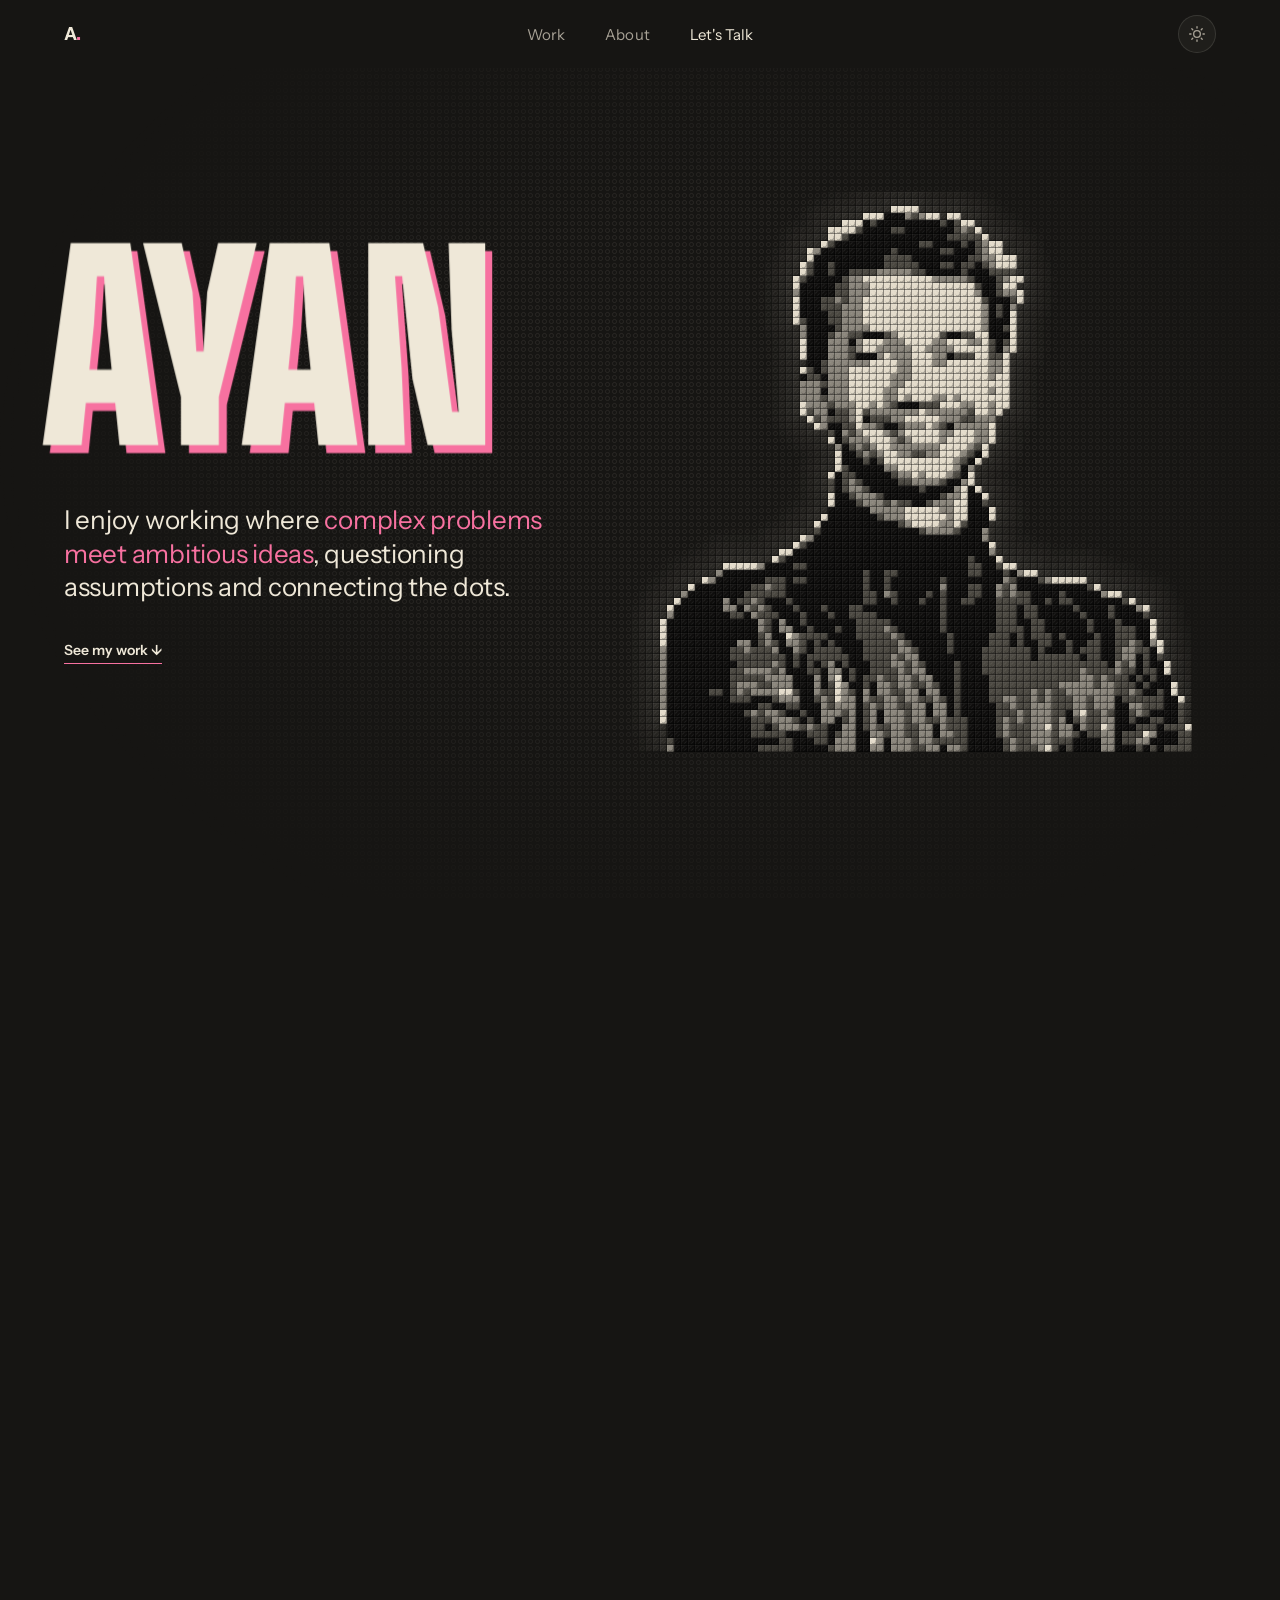
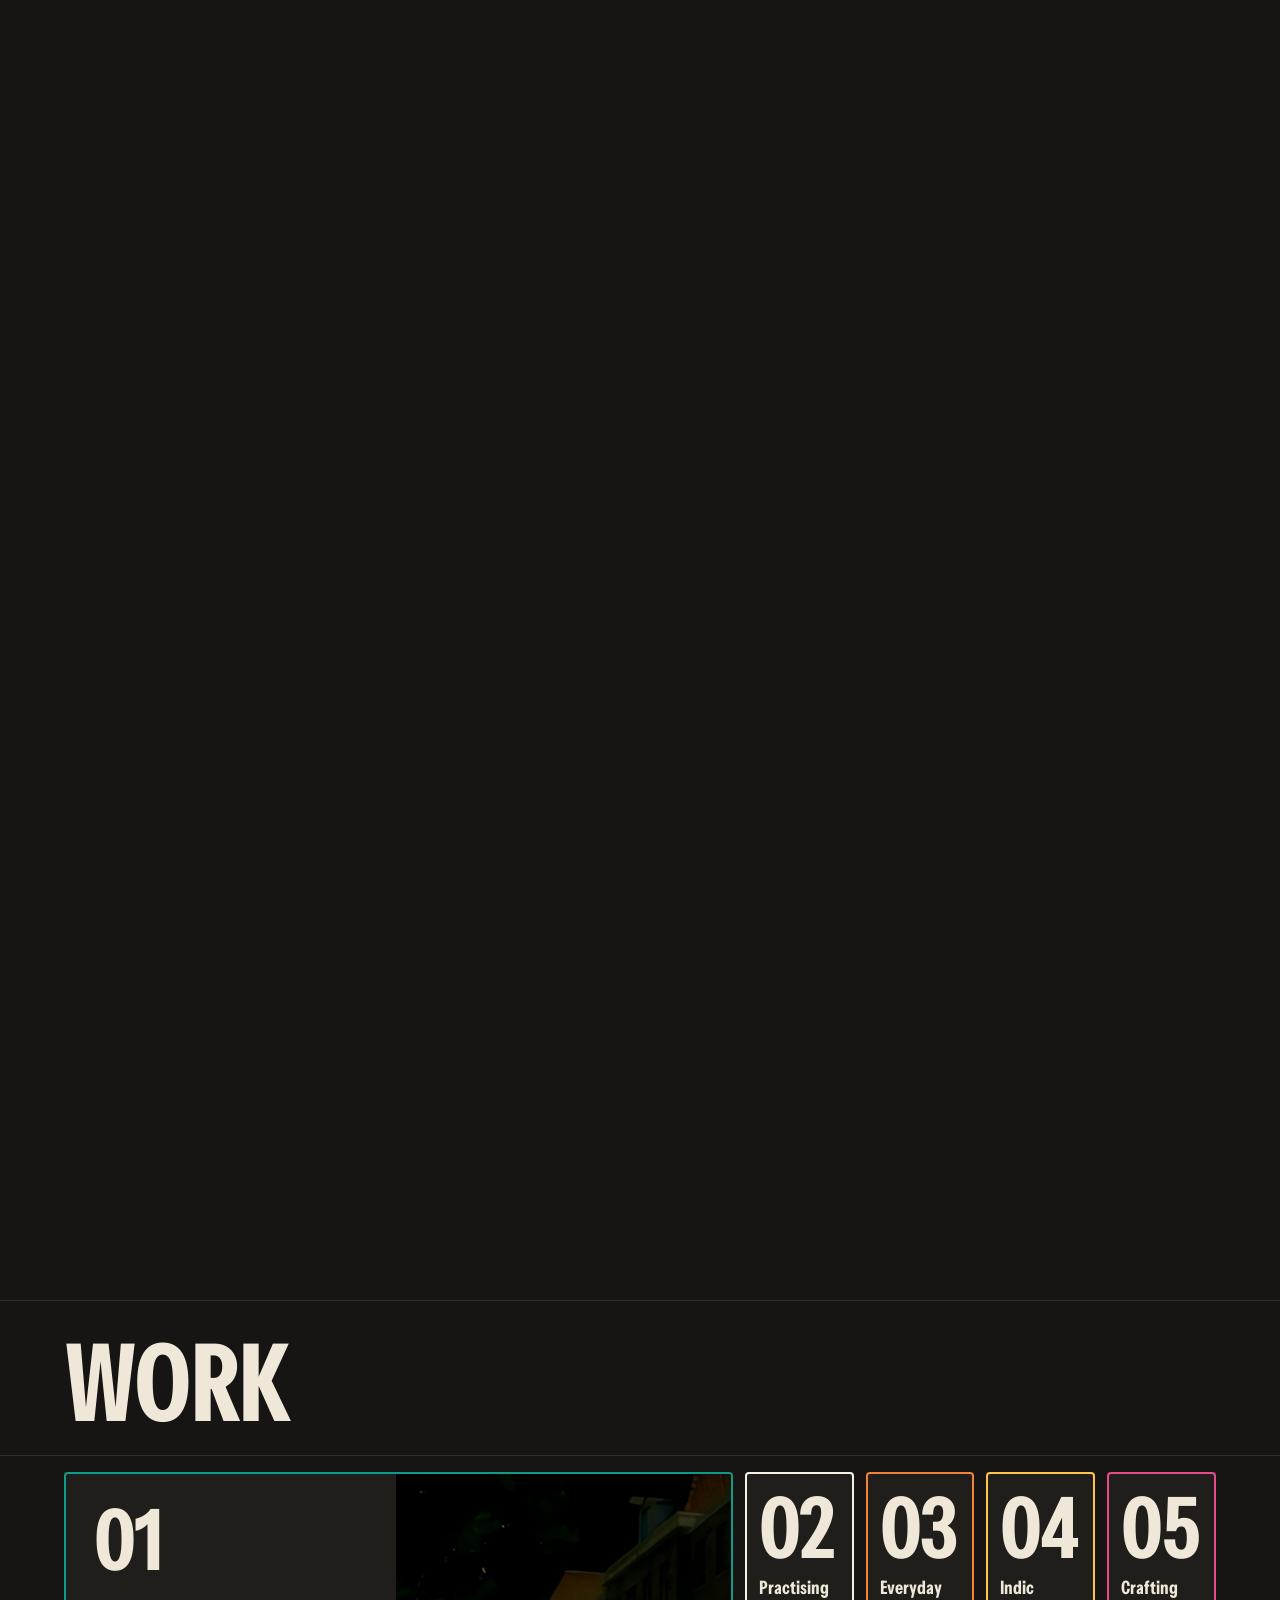
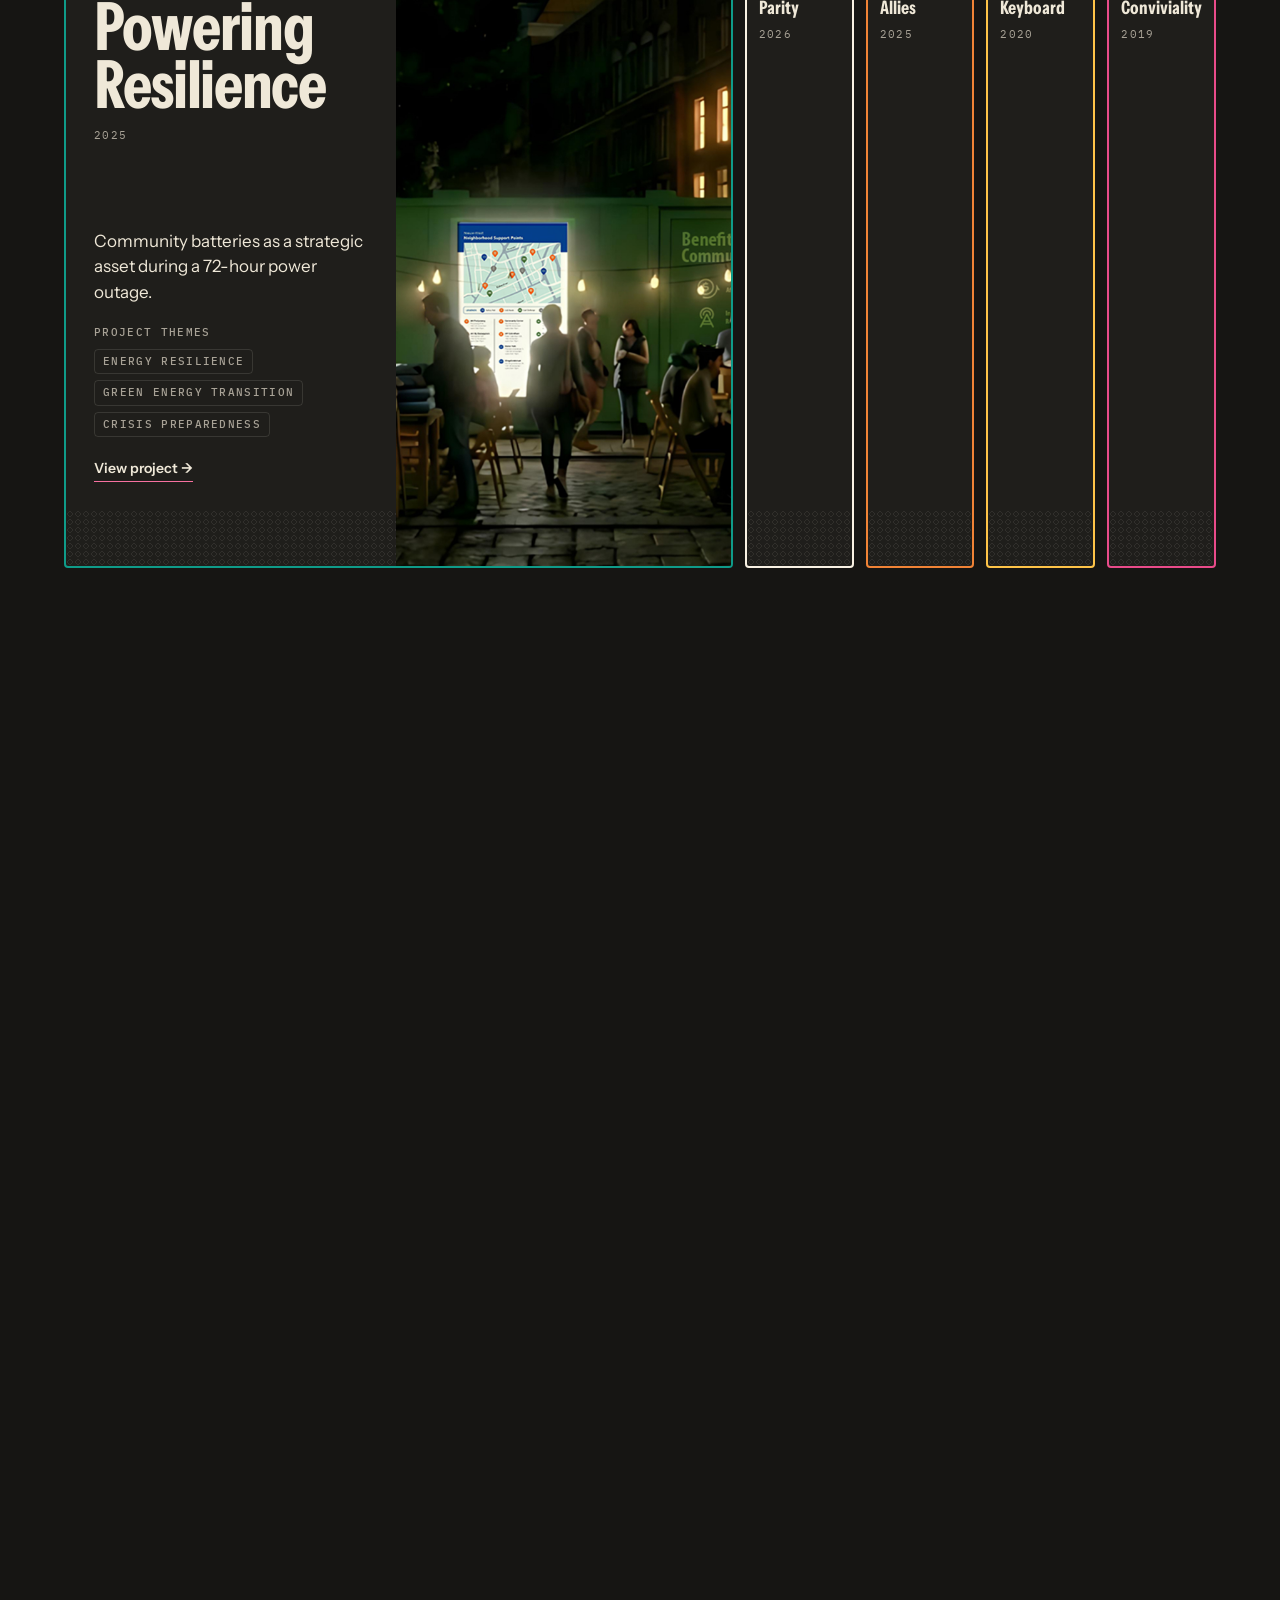
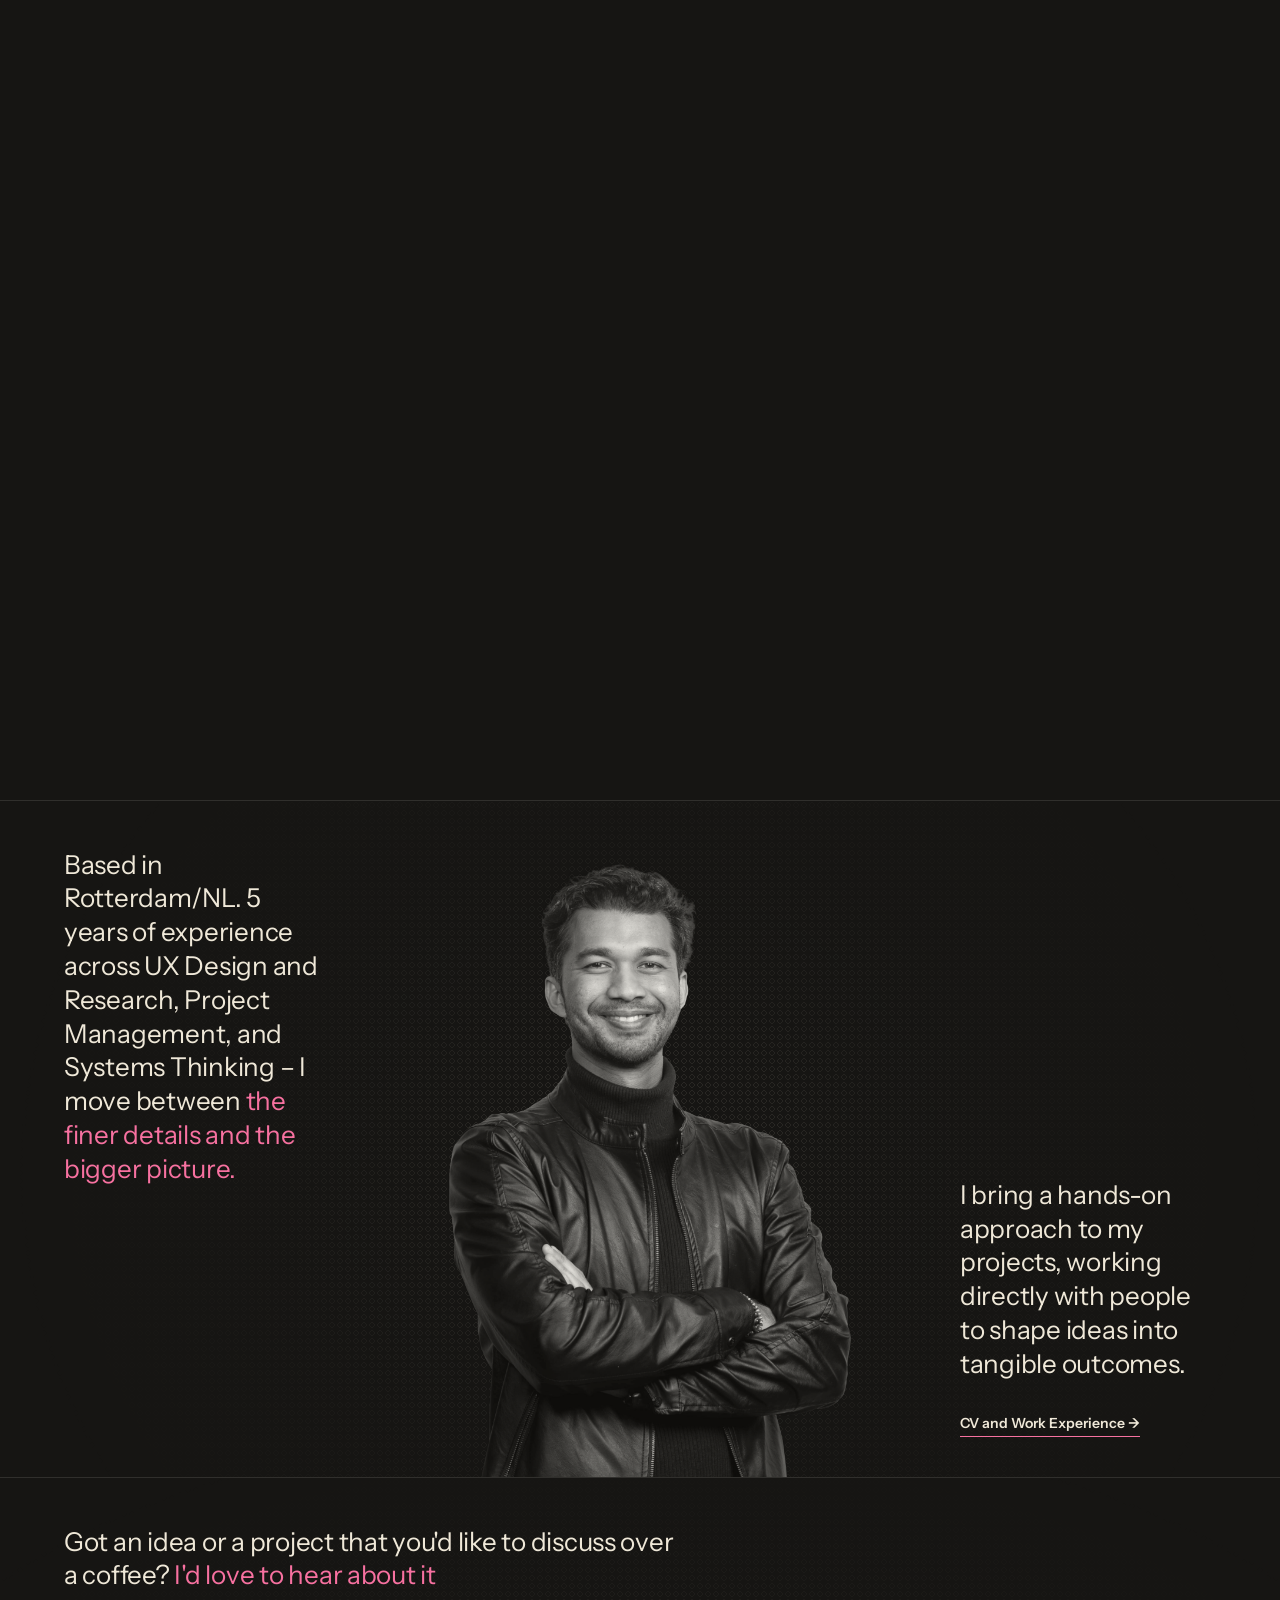
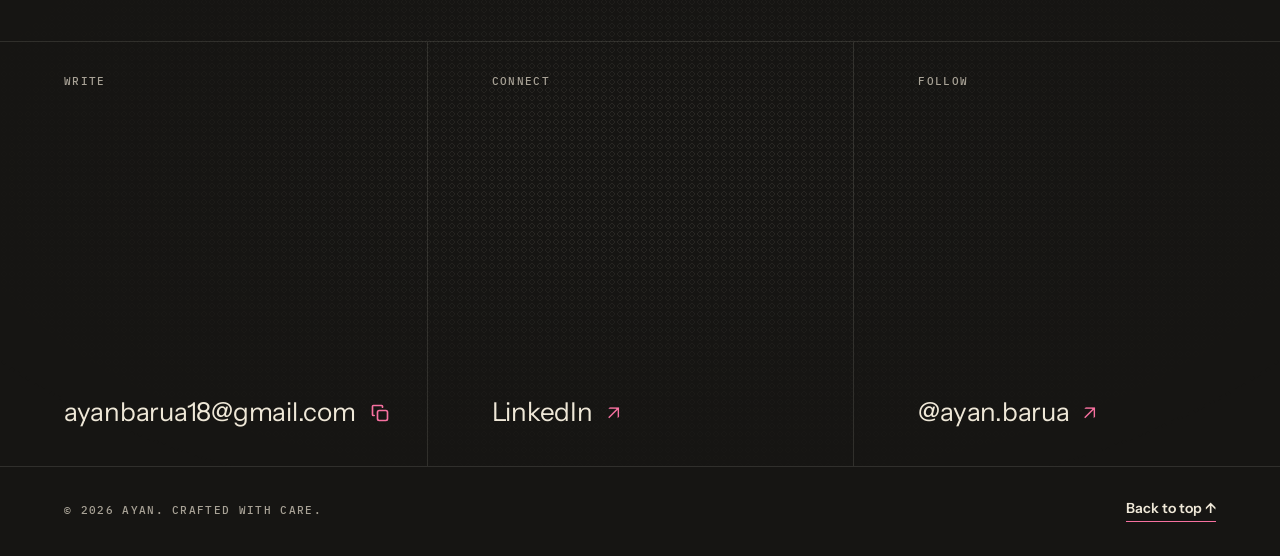
<file: index.html>
<!DOCTYPE html>
<html lang="en" data-theme="dark">
<head>
  <meta charset="UTF-8" />
  <meta name="viewport" content="width=device-width, initial-scale=1.0" />
  <meta name="description" content="Ayan — Product Designer, Strategist &amp; Artist." />
  <title>Portfolio - Ayan</title>

  <!-- ─── Google Fonts ─────────────────────────────── -->
  <link rel="preconnect" href="https://fonts.googleapis.com" />
  <link rel="preconnect" href="https://fonts.gstatic.com" crossorigin />
  <link rel="stylesheet" href="styles.css" />

  <style>
    /* ═══════════════════════════════════════════════════════════════
       DESIGN TOKENS — Light / Dark
       ═══════════════════════════════════════════════════════════════ */
    /* Design-system tokens come from styles.css — these alias the old names */
    :root {
      --heading: var(--text);
      --muted: var(--text-muted);
      --header-bg: var(--bg);
      --face-color: var(--text);
      --font-h: var(--font-sans);
      --font-b: var(--font-sans);
      --spring: var(--ease-spring);
      --snap: var(--ease-snap);
      /* Page gutter — matches --pr-gut on the Powering Resilience page */
      --page-gutter: clamp(20px, 5vw, 72px);
      /* Full-bleed, like the project pages. Set to 1440px to re-centre. */
      --page-max: none;
    }

    /* ═══════════════════════════════════════════════════════════════
       RESET & BASE
       ═══════════════════════════════════════════════════════════════ */
    *, *::before, *::after { margin: 0; padding: 0; box-sizing: border-box; }
    html { scroll-behavior: smooth; font-size: 16px; }

    body {
      font-family: var(--font-b);
      background: var(--bg);
      color: var(--text);
      overflow-x: hidden;
      /* Global theme transition */
      transition: background 0.45s ease, color 0.45s ease;
    }
    /* Disable scroll during loader */
    body.no-scroll { overflow: hidden; }

    a      { color: inherit; text-decoration: none; }
    button { font-family: inherit; cursor: pointer; border: none; background: none; }

    ::selection { background: var(--accent); color: var(--text-on-ink); }

    /* Custom scrollbar */
    ::-webkit-scrollbar       { width: 4px; }
    ::-webkit-scrollbar-track { background: transparent; }
    ::-webkit-scrollbar-thumb { background: var(--border); border-radius: 99px; }

    /* ═══════════════════════════════════════════════════════════════
       KEYFRAMES
       ═══════════════════════════════════════════════════════════════ */
    @keyframes fade-up {
      from { opacity: 0; transform: translateY(20px); }
      to   { opacity: 1; transform: none; }
    }
    @keyframes fade-in {
      from { opacity: 0; }
      to   { opacity: 1; }
    }
    @keyframes wheel-bob {
      0%  { transform: translateY(0);   opacity: 1;   }
      55% { transform: translateY(7px); opacity: 0;   }
      56% { transform: translateY(0);   opacity: 0;   }
      100%{ transform: translateY(0);   opacity: 1;   }
    }
    @keyframes line-pulse {
      0%,100% { opacity: 0.25; transform: scaleY(1);    }
      50%     { opacity: 0.9;  transform: scaleY(0.55); }
    }

    /* ═══════════════════════════════════════════════════════════════
       STAGE 1 — LOADER
       Background: flat, outline-only Lego bricks drop in and stack into a pile.
       Foreground: "Hello" → "I am" typing sequence.
       ═══════════════════════════════════════════════════════════════ */
    .loader {
      position: fixed; inset: 0; z-index: 9999;
      background: var(--bg);
      display: flex; align-items: center; justify-content: center;
      overflow: hidden;
      will-change: transform;   /* on its own layer from the start, so the slide-out doesn't hitch promoting it */
    }
    /* Loader slides up off screen to reveal the page beneath */
    @keyframes loader-slide-out {
      to { transform: translateY(-100%); }
    }
    .loader.slide-out {
      animation: loader-slide-out 0.9s cubic-bezier(0.76, 0, 0.24, 1) forwards;
      pointer-events: none;
    }

    /* Background stud wall — kept faint so the typing stays the focus */
    .loader-bricks {
      position: absolute; inset: 0;
      width: 100%; height: 100%;
      display: block;
      opacity: 0.045;
      pointer-events: none;
    }
    [data-theme="dark"] .loader-bricks { opacity: 0.05; }

    /* Progress bar — orange, fills left to right at screen bottom */
    .loader-bar {
      position: absolute; bottom: 0; left: 0;
      height: 2px;
      width: 100%;
      transform: scaleX(0);   /* scaled, not resized: no layout per frame */
      transform-origin: left center;
      will-change: transform;
      background: #F3701E;
    }

    /* Foreground typing text */
    .loader-fg {
      position: relative; z-index: 1;
      height: clamp(3rem, 9vw, 8rem);
      display: flex; align-items: center; justify-content: center;
    }
    .loader-typed {
      font-family: var(--font-h);
      font-size: clamp(3rem, 9vw, 8rem); /* ds-ignore: loader animation */
      font-weight: 300;
      letter-spacing: -0.03em;
      line-height: 1;
      color: var(--text);
      white-space: nowrap;
    }
    .loader-cursor {
      font-family: var(--font-h);
      font-size: clamp(3rem, 9vw, 8rem); /* ds-ignore: loader animation */
      font-weight: 300;
      line-height: 1;
      color: var(--text);
      opacity: 0;
      margin-left: 0.05em;
      display: inline-block;
    }
    .loader-cursor.active {
      opacity: 1;
      animation: cursor-blink 0.7s step-end infinite;
    }
    @keyframes cursor-blink {
      0%, 100% { opacity: 1; }
      50%       { opacity: 0; }
    }

    /* ═══════════════════════════════════════════════════════════════
       HEADER
       ═══════════════════════════════════════════════════════════════ */
    .header {
      position: fixed; top: 0; left: 0; right: 0;
      z-index: 1000;
      height: 68px;
      display: flex; align-items: center; justify-content: center;
      background: var(--bg);
      border-bottom: 1px solid transparent;
      /* hidden until loader finishes */
      opacity: 0; pointer-events: none;
      transition: opacity 0.55s ease, border-color 0.3s ease,
                  background 0.45s ease, box-shadow 0.3s ease,
                  transform 0.45s var(--ease-spring);
    }
    .header.visible { opacity: 1; pointer-events: all; }

    /* Past the hero the header slides away and the section label bar
       takes its place at the top. --header-h is registered so it can
       transition, carrying everything pinned below the header with it */
    @property --header-h { syntax: '<length>'; inherits: true; initial-value: 68px; }
    :root { --header-h: 68px; transition: --header-h 0.45s var(--ease-spring); }
    :root.header-away { --header-h: 0px; }
    .header { transform: translateY(0); }
    .header-away .header { transform: translateY(-100%); pointer-events: none; }
    .header.scrolled {
      border-bottom-color: var(--border);
      box-shadow: 0 1px 24px rgba(0,0,0,0.06);
    }

    .header-inner {
      width: 100%; max-width: var(--page-max);
      padding: 0 var(--page-gutter);
      display: grid;
      grid-template-columns: 1fr auto 1fr;
      align-items: center;
    }

    /* Logo — left column */
    .logo {
      font-family: var(--font-h);
      font-size: var(--type-logo); font-weight: 700;
      letter-spacing: -0.03em;
      color: var(--heading);
      justify-self: start;
      transition: color 0.2s;
    }
    .logo em { font-style: normal; color: var(--accent); }
    .logo:hover { color: var(--accent); }

    /* Nav — center column */
    .nav {
      display: flex; align-items: center; gap: 4px;
      list-style: none;
    }
    .nav a {
      font-family: var(--font-b);
      font-size: var(--type-body); font-weight: 400;
      color: var(--muted);
      padding: 7px 18px;
      border-radius: 100px;
      letter-spacing: 0.01em;
      transition: color 0.18s, background 0.18s;
      position: relative;
    }
    .nav a:hover { color: var(--text); background: var(--border); }
    .nav a.active { color: var(--text); }

    /* Theme toggle — right column */
    .header-right { justify-self: end; }

    .theme-btn {
      width: 38px; height: 38px; border-radius: 50%;
      display: flex; align-items: center; justify-content: center;
      color: var(--muted);
      border: 1px solid var(--border);
      background: var(--surface);
      transition: color 0.18s, border-color 0.18s, transform 0.35s var(--spring);
    }
    .theme-btn:hover { color: var(--text); border-color: var(--text); transform: rotate(30deg) scale(1.06); }
    .theme-btn svg { width: 16px; height: 16px; }

    /* sun shows in dark mode, moon shows in light mode */
    .ico-sun  { display: none; }
    .ico-moon { display: block; }
    [data-theme="dark"] .ico-sun  { display: block; }
    [data-theme="dark"] .ico-moon { display: none;  }

    /* Mobile: hide logo & collapse nav */
    @media (max-width: 640px) {
      .header-inner { grid-template-columns: auto 1fr; padding: 0 var(--page-gutter); }
      .logo { display: none; }
      .nav  { justify-self: start; }
    }

    /* ═══════════════════════════════════════════════════════════════
       HERO — scroll-driven name cube + Lego mosaic
       ═══════════════════════════════════════════════════════════════ */
    .hero-track { position: relative; height: 500vh; }
    .hero { position: sticky; top: 0; height: 100vh; min-height: 680px; max-width: var(--page-max); margin: 0 auto; overflow: hidden; }
    .hero-mosaic { position: absolute; inset: 0; display: block; width: 100%; height: 100%; pointer-events: none; }
    .hero-mosaic-area { position: absolute; right: var(--page-gutter); top: 100px; bottom: 56px; width: min(760px, max(calc(100% - 672px), 40%)); pointer-events: none; }
    .hero-copy { position: absolute; left: var(--page-gutter); top: 68px; bottom: 48px; width: min(var(--hero-text-width), calc(60% - 96px)); display: flex; flex-direction: column; justify-content: center; z-index: 1; opacity: 0; transform: translateY(24px); transition: opacity 0.9s ease 0.2s, transform 0.9s var(--ease-spring) 0.2s; }
    .hero.in .hero-copy { opacity: 1; transform: none; }
    .hero-name { margin: 0 0 0 -4px; perspective: 1400px; perspective-origin: 50% 50%; font-family: var(--font-name); font-weight: 900; font-size: var(--type-name); line-height: var(--leading-name); }
    .hero-cube { position: relative; width: 440px; height: 184px; transform-style: preserve-3d; will-change: transform; }
    .hero-face { position: absolute; inset: 0; display: flex; align-items: center; backface-visibility: hidden; -webkit-backface-visibility: hidden; }
    .hero-word { position: relative; display: block; line-height: var(--leading-name); letter-spacing: -0.01em; white-space: nowrap; }
    .hero-name-offset { position: absolute; left: var(--name-offset); top: var(--name-offset); color: var(--accent); }
    .hero-name-ink { position: relative; color: var(--text); }
    .hero-body { margin: 64px 0 0; font-size: var(--type-lead); line-height: var(--leading-lead); letter-spacing: var(--tracking-lead); color: var(--text); max-width: 520px; text-wrap: pretty; }
    .hero-body span { color: var(--accent-body); }
    .hero-cta { margin-top: 36px; align-self: flex-start; font-size: var(--type-button); font-weight: 600; padding-bottom: 4px; border-bottom: var(--border-width) solid var(--accent); }
    .hero-cta:hover { color: var(--accent); }
    @media (max-width: 1100px) {
      .hero { display: flex; flex-direction: column; min-height: 0; padding-top: 96px; }
      .hero-copy { order: 1; flex: none; position: relative; left: auto; top: auto; bottom: auto; width: auto; max-width: var(--hero-text-width); padding: 0 var(--page-gutter); justify-content: flex-start; }
      .hero-body { margin-top: 28px; font-size: var(--type-lead-s); }
      .hero-cta { margin-top: 20px; }
      .hero-mosaic-area { order: 2; position: relative; right: auto; top: auto; bottom: auto; width: auto; flex: 1 1 0; min-height: 0; margin: 16px var(--page-gutter) 44px; }
    }
    @media (max-width: 640px) {
      .hero-name { font-size: var(--type-name-s); }
      .hero-body { font-size: var(--type-lead-xs); }
    }
    @media (max-width: 1100px) and (max-height: 760px) {
      .hero { padding-top: 84px; }
      .hero-name { font-size: var(--type-name-m); }
      .hero-body { font-size: var(--type-lead-compact); margin-top: 16px; }
      .hero-cta { margin-top: 14px; }
    }

    /* Loader — original behaviour, design-system colours and type */
    .loader { background: var(--bg); }
    .loader-bar { background: var(--accent); }
    .loader-typed, .loader-cursor { font-family: var(--font-serif); font-style: italic; font-weight: var(--weight-regular); letter-spacing: var(--tracking-statement); color: var(--text); }

    /* ═══════════════════════════════════════════════════════════════
       PLACEHOLDER — next section divider
       ═══════════════════════════════════════════════════════════════ */
    /* ═══════════════════════════════════════════════════════════════
       SELECTED WORK — stacking cards
       ═══════════════════════════════════════════════════════════════ */
    .work-section { position: relative; background: var(--bg); }
    .work-stack { position: relative; z-index: 1; max-width: var(--page-max); margin: 0 auto; padding: 16px var(--page-gutter) 0; }
    .work-card {
      --i: 0;
      position: sticky; top: calc(var(--sidebar-top, 168px) + 16px + var(--i) * var(--step, 48px)); z-index: calc(var(--i) + 1);
      display: flex; flex-direction: column; box-sizing: border-box;
      /* fills the viewport below its sticky position, so it is shown in full and the next card starts below the fold */
      height: max(380px, calc(100vh - var(--sidebar-top, 168px) - 16px - var(--i) * var(--step, 48px) - 32px));
      margin-bottom: 56px;
      padding: 0 28px 28px; border-radius: var(--radius-m);
      background: var(--surface); color: var(--text); border: var(--hairline) solid var(--card-accent, var(--border));
      transform-origin: 50% 0; will-change: transform;
    }
    /* Last card: nothing covers it, so it rises over the whole stack and is shown at the same full height as the first card */
    @media (min-width: 768px) { .work-card:last-of-type { top: calc(var(--sidebar-top, 168px) + 16px); height: max(380px, calc(100vh - var(--sidebar-top, 168px) - 16px - 32px)); } }
    .work-card + .work-card { box-shadow: 0 -10px 28px -12px var(--card-shadow); }
    .work-card-strip { height: 48px; flex: none; display: flex; justify-content: flex-start; align-items: center; gap: 10px; font: 500 var(--type-caption) var(--font-mono); letter-spacing: var(--tracking-caption); text-transform: uppercase; color: var(--text-muted); }
    /* The card's brick, seen from above */
    .work-card-strip::before {
      content: ''; flex: none; width: 13px; height: 13px; border-radius: 50%;
      background: var(--card-accent, var(--accent));
      box-shadow: inset 0 0 0 1px var(--brick-stroke);
    }
    .work-card-tags { list-style: none; margin: 0; padding: 0; margin-left: auto; display: flex; flex-wrap: wrap; justify-content: flex-end; gap: 4px 0; }
    .work-card-tags li + li::before { content: '·'; margin: 0 10px; color: var(--accent); }
    .work-card-head { display: flex; justify-content: space-between; align-items: flex-end; gap: 32px; padding: 6px 0 20px; border-bottom: var(--hairline) solid var(--border); }
    .work-card-title { margin: 0; font-family: var(--font-sans); font-weight: 700; font-stretch: var(--stretch-condensed); font-size: var(--type-display-m); line-height: 0.86; letter-spacing: var(--tracking-display); }
    .work-card-line { margin: 12px 0 0; font-size: var(--type-body-l); line-height: 1.5; color: var(--text-muted); max-width: 640px; }
    .work-card-arrow { font-size: 44px; /* ds-ignore: arrow glyph */ line-height: 1; color: var(--accent); transition: transform 0.45s var(--ease-spring); }
    .work-card-media { position: relative; flex: 1; min-height: 0; margin-top: 20px; border-radius: var(--radius-s); overflow: hidden; background: var(--surface-sunken); }
    .work-card-media img { width: 100%; height: 100%; object-fit: cover; display: block; transition: transform 0.9s var(--ease-spring); }
    .work-card-dim { position: absolute; inset: 0; border-radius: inherit; background: var(--card-dim); opacity: 0; pointer-events: none; }
    .work-card:hover .work-card-arrow { transform: translateX(8px); }
    .work-card:hover .work-card-media img { transform: scale(1.04); }
    .work-card:hover { color: var(--text); }
    .work-stack-end { height: 40vh; }
    /* Terminal CTA — sits below the sticky stack, outside its stacking order */
    .work-all-wrap {
      position: relative; z-index: 10;
      max-width: var(--page-max); margin: 0 auto;
      padding: 0 var(--page-gutter) var(--space-9);
    }
    .work-all { display: inline-block; font-size: var(--type-button); font-weight: var(--weight-semibold); padding-bottom: 4px; border-bottom: var(--border-width) solid var(--accent); }
    .work-all:hover { color: var(--accent); }
    /* Short windows: no room for the peeking strips, so each card covers the previous one completely */
    @media (max-height: 800px) { .work-stack { --step: 0px; } }
    /* Sticky section label bar (shared by WORK + ABOUT) — restored; the landing page 4 export dropped these rules */
    .section-label-bar { position: sticky; top: var(--header-h); z-index: 100; background: var(--bg); transition: background 0.45s ease; }
    .section-label-inner { max-width: var(--page-max); margin: 0 auto; padding: 28px var(--page-gutter) 18px; }
    .section-label-text { font-family: var(--font-h); font-stretch: var(--stretch-condensed); font-size: var(--type-display-l); font-weight: 700; letter-spacing: -0.02em; color: var(--text); line-height: 1; text-transform: uppercase; transition: opacity 0.2s ease; }
    .section-label-text.switching { opacity: 0; }
    .section-label-rule { height: 1px; background: var(--border); }
    .section-label-inner { display: flex; justify-content: space-between; align-items: flex-end; gap: 48px; }
    .section-label-note { margin: 0 0 6px; max-width: 360px; font-family: var(--font-serif); font-style: italic; font-size: var(--type-note); line-height: var(--leading-note); color: var(--text); text-wrap: pretty; transition: opacity 0.2s ease; }
    .section-label-note span { color: var(--accent); }
    .section-label-note.hidden { opacity: 0; }
    @media (max-width: 767px) {
      .work-stack { padding: 16px var(--page-gutter) 0; }
      .work-card-strip { height: auto; min-height: 48px; padding: 14px 0 10px; align-items: flex-start; gap: 16px; }
      .work-card-tags { flex-direction: column; align-items: flex-end; gap: 4px; text-align: right; }
      .work-card-tags li + li::before { content: none; }
      .work-card { position: relative; top: auto; height: auto; margin-bottom: 24px; border-bottom: var(--hairline) solid var(--border); border-radius: var(--radius-m); transform: none !important; }
      .work-card-media { flex: none; aspect-ratio: 16 / 10; }
      .work-card-arrow { font-size: 32px; /* ds-ignore: arrow glyph */ }
      .work-stack-end { height: 0; }
      .section-label-note { display: none; }
    }
    @media (prefers-reduced-motion: reduce) { .work-card { transform: none !important; } }

    /* ═══════════════════════════════════════════════════════════════
       SELECTED WORK — shelf (data-work-layout="shelf", 1280px and up)
       A row of project cards. A closed card is a spine (the card
       compressed); the open one widens into the full card. One is open
       at a time, driven by scroll. Below 1280px, or with
       data-work-layout="stack", the stacking cards above are used
       instead and this markup is display:none.
       Brick colours appear only as card strokes, never as text,
       fills or texture.
       ═══════════════════════════════════════════════════════════════ */
    .work-shelf { display: none; }
    @media (min-width: 1280px) {
      .work-section[data-work-layout="shelf"] .work-stack,
      .work-section[data-work-layout="shelf"] .work-all-wrap { display: none; }
      .work-section[data-work-layout="shelf"] .work-shelf { display: block; }
    }
    .work-shelf {
      --shelf-gap: 12px;
      --shelf-step: 50vh;
      --shelf-dur: 0.5s;                 /* width change */
      --shelf-ease: var(--ease-scene);   /* ease-in-out: no snap, no creep */
      --shelf-out: 0.12s;                /* closing card's body fade-out */
      --shelf-stroke: 2px;
      --shelf-pad: 12px;                 /* closed spine: side padding */
      --shelf-pad-top: 16px;             /* closed spine: top padding */
      --shelf-pad-open: 28px;            /* open card: padding on every side of the text */
      --shelf-band: 56px;                /* stud band height */
      position: relative; z-index: 1;
      /* pinned row + four steps of scroll (01 at the start, 05 at the end).
         Sized off the label bar only, not the header, so the row never
         resizes when the header slides away */
      height: calc(100vh - var(--label-bar-h, 134px) + 4 * var(--shelf-step));
    }
    .shelf-pin {
      position: sticky; top: var(--sidebar-top, 168px);
      height: calc(100vh - var(--label-bar-h, 134px)); box-sizing: border-box;
      padding: 16px var(--page-gutter) 32px;
    }
    .shelf-row { display: flex; height: 100%; container-type: inline-size; }

    /* The project: one stroked card, clipped to its current width */
    .shelf-item {
      position: relative; flex: 0 0 var(--spine-w); min-width: 0; overflow: hidden; box-sizing: border-box;
      border: var(--shelf-stroke) solid var(--brick); border-radius: var(--radius-s);
      background: var(--surface); color: var(--text);
      transition: flex-grow var(--shelf-dur) var(--shelf-ease);
    }
    .shelf-item + .shelf-item { margin-left: var(--shelf-gap); }
    .shelf-item.is-open { flex-grow: 1; }
    /* the item clips its content, so the focus ring is drawn on the item */
    .shelf-item:has(.shelf-spine:focus-visible) { outline: 2px solid var(--focus-ring); outline-offset: 3px; }
    .shelf-spine:focus-visible { outline: none; }

    /* Fixed at the open width: the card is revealed, never squashed */
    .shelf-card {
      display: grid; grid-template-columns: max(42%, 330px) 1fr; height: 100%;
      /* the open card = the row minus the four closed spines and their gaps, inside its stroke */
      width: calc(100cqw - 4 * var(--spine-w) - 4 * var(--shelf-gap) - 2 * var(--shelf-stroke));
    }
    /* last step: the "All projects" spine takes one more spine and gap */
    .shelf-row[data-step="4"] .shelf-card { width: calc(100cqw - 5 * var(--spine-w) - 5 * var(--shelf-gap) - 2 * var(--shelf-stroke)); }
    .shelf-col { display: flex; flex-direction: column; min-width: 0; min-height: 0; }

    /* Head: number, title, year. Same elements and padding in both states */
    .shelf-head { margin: 0; font-size: inherit; font-weight: inherit; }
    .shelf-spine {
      display: flex; flex-direction: column; align-items: flex-start; width: 100%; box-sizing: border-box;
      margin: 0; padding: var(--shelf-pad-top) var(--shelf-pad) 0; appearance: none; border: 0; background: none;
      color: inherit; font: inherit; text-align: left; cursor: pointer;
      transition: padding var(--shelf-dur) var(--shelf-ease);
    }
    /* closed: the whole spine is the button */
    .shelf-item:not(.is-open) .shelf-spine::after { content: ''; position: absolute; inset: 0; z-index: 1; }
    /* open: the head breathes out to the card's padding as the card widens */
    .shelf-item.is-open { cursor: pointer; }
    .shelf-item.is-open .shelf-spine { cursor: pointer; padding: var(--shelf-pad-open) var(--shelf-pad-open) 0; }
    .shelf-num {
      font-family: var(--font-sans); font-weight: 700; font-stretch: var(--stretch-condensed);
      font-size: var(--type-spine-num); line-height: 0.9; letter-spacing: var(--tracking-display);
    }
    /* Two copies of the title in one cell, crossfading; the box height
       follows the visible copy (measured by the shelf script), so the year
       glides down with it */
    .shelf-title {
      display: grid; grid-template-columns: 100%; align-items: start; width: 100%; margin-top: 12px;
      height: var(--title-s-h, auto);
      transition: height var(--shelf-dur) var(--shelf-ease), margin-top var(--shelf-dur) var(--shelf-ease);
    }
    .shelf-item.is-open .shelf-title { height: var(--title-l-h, auto); margin-top: 20px; }
    .shelf-title > span {
      grid-area: 1 / 1; font-family: var(--font-sans); font-weight: 700; font-stretch: var(--stretch-condensed);
      transition: opacity calc(var(--shelf-dur) * 0.5) ease;
    }
    /* Closed title: one word per line (min-content breaks at every space), two lines */
    .shelf-title-s { width: min-content; font-size: var(--type-spine-title); line-height: 1.05; }
    /* the large copy keeps the open width in both states, so the height measured while closed is its open height */
    .shelf-title-l { width: calc(100% - 2 * (var(--shelf-pad-open) - var(--shelf-pad))); }
    .shelf-item.is-open .shelf-title-l { width: 100%; }
    .shelf-title-l { font-size: var(--type-display-m); line-height: 0.86; letter-spacing: var(--tracking-display); opacity: 0; }
    .shelf-item.is-open .shelf-title-s { opacity: 0; }
    .shelf-item.is-open .shelf-title-l { opacity: 1; }
    .shelf-year { margin-top: 10px; font-family: var(--font-mono); font-size: var(--type-caption); line-height: 1.4; letter-spacing: var(--tracking-caption); color: var(--text-muted); transition: margin-top var(--shelf-dur) var(--shelf-ease); }
    .shelf-item.is-open .shelf-year { margin-top: 16px; }

    /* Body: one-liner, themes, link. Fades out quickly as the card starts
       closing; fades in ~40% into the width change when opening */
    .shelf-body {
      margin-top: auto; padding: 24px var(--shelf-pad-open) 0;
      opacity: 0; visibility: hidden;
      transition: opacity var(--shelf-out) linear, visibility 0s linear var(--shelf-out);
    }
    .shelf-item.is-open .shelf-body {
      opacity: 1; visibility: visible;
      transition: opacity 0.3s ease calc(var(--shelf-dur) * 0.4), visibility 0s;
    }
    .shelf-line { margin: 0; font-size: var(--type-body-l); line-height: 1.5; }
    .shelf-themes-label {
      margin: 20px 0 0; font-family: var(--font-mono); font-size: var(--type-caption); font-weight: 500;
      line-height: 1.4; letter-spacing: var(--tracking-caption); text-transform: uppercase; color: var(--text-muted);
    }
    .shelf-chips { list-style: none; margin: 8px 0 0; padding: 0; display: flex; flex-wrap: wrap; gap: 6px; }
    .shelf-chips li {
      padding: 4px 8px; border: 1px solid var(--border); border-radius: var(--radius-s);
      font-family: var(--font-mono); font-size: var(--type-caption); font-weight: 500; line-height: 1.4;
      letter-spacing: var(--tracking-caption); text-transform: uppercase; color: var(--text-muted);
    }
    /* The site's text link (.work-all) with the arrow nudging right */
    .shelf-link { margin-top: 22px; }
    .shelf-link span { display: inline-block; transition: transform var(--dur-fast) var(--ease-spring); }
    .shelf-link:hover span,
    .shelf-item.is-open:hover .shelf-link span { transform: translateX(4px); }

    /* Stud band: the site's stud texture in its own neutral colour.
       --stud-pattern is redeclared here (same formula as tokens/effects.css)
       because the token resolves --stud-line at :root */
    .shelf-studs {
      flex: none; height: var(--shelf-band); margin-top: 28px;
      --stud-pattern: radial-gradient(circle at center,
        transparent calc(var(--stud-size) * 0.255),
        var(--stud-line) calc(var(--stud-size) * 0.255),
        var(--stud-line) calc(var(--stud-size) * 0.345),
        transparent calc(var(--stud-size) * 0.345));
      background-image: var(--stud-pattern); background-size: var(--stud-size) var(--stud-size);
    }

    /* Image: full bleed to the card's stroke on top, right and bottom */
    .shelf-media {
      position: relative; min-width: 0; overflow: hidden; visibility: hidden;
      background-color: var(--surface-sunken);
      background-image: repeating-linear-gradient(135deg, var(--stud-line) 0 1px, transparent 1px 12px);
      transition: visibility 0s linear var(--shelf-dur);
    }
    .shelf-item.is-open .shelf-media { visibility: visible; transition-delay: 0s; }
    .shelf-media img { position: absolute; inset: 0; width: 100%; height: 100%; object-fit: cover; display: block; }
    /* Missing image: striped placeholder and a note instead of a broken-image icon */
    .shelf-media.is-missing img { display: none; }
    .shelf-media.is-missing::after {
      content: 'Image coming soon'; position: absolute; inset: 0; display: grid; place-items: center;
      font-family: var(--font-mono); font-size: var(--type-caption); letter-spacing: var(--tracking-caption);
      text-transform: uppercase; color: var(--text-muted);
    }

    /* "All projects": the same spine model with the faintest stroke.
       A link to work.html; slides in when project 05 opens */
    .shelf-all {
      flex: 0 0 0; min-width: 0; margin-left: 0; overflow: hidden; visibility: hidden; color: var(--text);
      transition: flex-basis var(--shelf-dur) var(--shelf-ease),
                  margin-left var(--shelf-dur) var(--shelf-ease),
                  visibility 0s linear var(--shelf-dur);
    }
    .shelf-row[data-step="4"] .shelf-all { flex-basis: var(--spine-w); margin-left: var(--shelf-gap); visibility: visible; transition-delay: 0s; }
    .shelf-all:hover { color: var(--text); }
    .shelf-all-inner {
      display: flex; flex-direction: column; width: var(--spine-w); height: 100%; box-sizing: border-box;
      /* 1px stroke + 17px = the project cards' 2px stroke + 16px */
      padding-top: 17px; border: 1px solid var(--border); border-radius: var(--radius-s); background: var(--surface);
    }
    .shelf-all-inner > .shelf-all-arrow, .shelf-all-inner > .shelf-title-s { margin-left: calc(var(--shelf-pad) + 1px); }
    /* the old work cards' arrow, in the number's box so the title lines up with the project titles */
    .shelf-all-arrow { display: flex; align-items: center; height: calc(var(--type-spine-num) * 0.9); }
    .shelf-all:hover .shelf-all-arrow { transform: translateX(8px); }
    .shelf-all-inner > .shelf-title-s { margin-top: 12px; }
    .shelf-all-inner > .shelf-studs { margin-top: auto; }

    /* Short windows: a shorter stud band and a tighter card, so the text column fits */
    @media (max-height: 760px) {
      .work-shelf { --shelf-band: 32px; }
      .shelf-body { padding-top: 12px; }
      .shelf-line { font-size: var(--type-body); line-height: 1.45; }
      .shelf-themes-label { margin-top: 12px; }
      .shelf-link { margin-top: 14px; }
      .shelf-studs { margin-top: 10px; }
      /* a wider text column: the one-liner and chips wrap less */
      .shelf-card { grid-template-columns: max(50%, 380px) 1fr; }
    }
    /* Laptop viewports with browser chrome (~650–700px tall): the open title steps down one size */
    @media (max-height: 700px) { .shelf-title-l { font-size: var(--type-display-s); } }
    @media (prefers-reduced-motion: reduce) {
      .shelf-item, .shelf-title, .shelf-title > span, .shelf-body, .shelf-item.is-open .shelf-body,
      .shelf-media, .shelf-all, .shelf-link span, .shelf-all-arrow, .shelf-spine, .shelf-year { transition: none; }
    }

    /* ═══════════════════════════════════════════════════════════════
       ABOUT SECTION
       ═══════════════════════════════════════════════════════════════ */
    .about-section { position: relative; } .about-section {
      background: var(--bg);
      border-top: 1px solid var(--border);
      padding-bottom: 0;
    }

    /* ── Three columns: copy · portrait · copy. Sticky below the label bar ── */
    .about-body {
      position: sticky;
      top: var(--sidebar-top, 168px);
      max-width: var(--page-max);
      margin: 0 auto;
      padding: 0 var(--page-gutter);
      display: grid;
      grid-template-columns: minmax(0, 1fr) 560px minmax(0, 1fr);
      height: calc(100vh - var(--sidebar-top, 168px));
      min-height: 560px;
      box-sizing: border-box;
      overflow: hidden;
    }
    .about-grid { position: absolute; inset: 0; background-image: var(--stud-pattern); background-size: var(--stud-size) var(--stud-size); -webkit-mask-image: radial-gradient(ellipse 50% 90% at 50% 55%, #000 22%, rgba(0,0,0,0.32) 58%, rgba(0,0,0,0.1) 85%, transparent 100%); mask-image: radial-gradient(ellipse 50% 90% at 50% 55%, #000 22%, rgba(0,0,0,0.32) 58%, rgba(0,0,0,0.1) 85%, transparent 100%); pointer-events: none; }
    .about-photo { position: relative; }
    .about-photo img { position: absolute; left: 0; top: 40px; width: 100%; height: calc(100% - 40px); object-fit: cover; object-position: center top; display: block; }
    .about-copy { position: relative; display: flex; flex-direction: column; gap: 32px; }
    .about-copy--lead { padding: 48px 40px 40px 0; }
    .about-copy--end { padding: 48px 0 40px 40px; justify-content: flex-end; align-items: flex-start; }
    .about-copy p { margin: 0; font-size: var(--type-lead); line-height: var(--leading-lead); letter-spacing: var(--tracking-lead); color: var(--text); text-wrap: pretty; }
    .about-copy p span { color: var(--accent-body); }
    .about-link { font-size: var(--type-button); font-weight: 600; padding-bottom: 4px; border-bottom: var(--border-width) solid var(--accent); }
    .about-link:hover { color: var(--accent); }

    /* ── Tablet / mobile: stack lead copy, portrait, closing copy ── */
    @media (max-width: 1100px) {
      .about-body { position: static; height: auto; min-height: 0; grid-template-columns: 1fr; padding: 40px var(--page-gutter) 72px; overflow: visible; }
      .about-copy--lead, .about-copy--end { padding: 0; }
      .about-photo { height: 60vh; min-height: 420px; margin: 32px 0; }
      .about-photo img { top: 0; height: 100%; object-fit: contain; object-position: center bottom; }
      .about-copy p { font-size: var(--type-lead-s); max-width: 640px; }
    }
    @media (max-width: 767px) {
      .about-body { padding: 32px var(--page-gutter) 60px; }
      .about-photo { height: 50vh; min-height: 340px; }
      .about-copy p { font-size: var(--type-lead-xs); }
    }

    /* ═══════════════════════════════════════════════════════════════
       CONTACT SECTION — Let's Talk (index rows)
       ═══════════════════════════════════════════════════════════════ */
    .contact-section { position: relative; background: var(--bg); border-top: 1px solid var(--border); transition: background 0.45s ease; }
    /* Stud field — radiates from the section centre, fades at every edge */
    .contact-section::before {
      content: ''; position: absolute; inset: 0; z-index: 0; pointer-events: none;
      background-image: var(--stud-pattern); background-size: var(--stud-size) var(--stud-size);
      -webkit-mask-image: var(--stud-mask);
      mask-image: var(--stud-mask);
    }
    /* the invitation on top; under a full-width rule, three columns
       (write, connect, follow) with the label at the top and the link at
       the foot. The section keeps its height: it fills the screen between
       the label bar and the footer */
    .contact-body { position: relative; z-index: 1; display: flex; flex-direction: column; min-height: calc(100vh - var(--sidebar-top, 168px) - var(--footer-h, 82px)); }
    .contact-lead { width: 100%; max-width: var(--page-max); margin: 0 auto; padding: 48px var(--page-gutter); }
    .contact-lead p { margin: 0; max-width: 24em; font-size: var(--type-lead); line-height: var(--leading-lead); letter-spacing: var(--tracking-lead); color: var(--text); text-wrap: pretty; }
    .contact-lead p span { color: var(--accent-body); }
    .contact-links { position: relative; flex: 1; display: flex; border-top: 1px solid var(--border); }
    .contact-list { list-style: none; flex: 1; width: 100%; max-width: var(--page-max); margin: 0 auto; padding: 0; display: grid; grid-template-columns: repeat(3, minmax(0, 1fr)); }
    /* three equal boxes across the full width; the page gutter sits inside each */
    .contact-list li { display: flex; min-width: 0; padding-left: var(--page-gutter); }
    .contact-list li + li { border-left: 1px solid var(--border); }
    .contact-row { flex: 1; min-width: 0; display: flex; flex-direction: column; justify-content: space-between; gap: 48px; padding: 32px 24px 36px 0; border: 0; background: none; font: inherit; color: var(--text); text-align: left; cursor: pointer; transition: color 0.2s ease; }
    .contact-row:hover { color: var(--accent-body); }
    .contact-row-label { font: 500 var(--type-caption) var(--font-mono); letter-spacing: var(--tracking-caption); text-transform: uppercase; color: var(--text-muted); }
    .contact-row-v { display: flex; align-items: center; gap: 14px; min-width: 0; }
    .contact-row-value { min-width: 0; font-size: var(--type-lead); line-height: var(--leading-lead); letter-spacing: var(--tracking-lead); overflow-wrap: anywhere; }
    .contact-row-icon { flex: none; width: 20px; height: 20px; display: flex; align-items: center; justify-content: center; color: var(--accent-body); }
    .contact-row-icon svg { width: 20px; height: 20px; }
    .contact-row .ico-check { display: none; }
    .contact-row.copied .ico-copy { display: none; }
    .contact-row.copied .ico-check { display: block; }
    .contact-row-arrow { flex: none; font-size: 20px; /* ds-ignore: arrow glyph */ line-height: 1; color: var(--accent-body); transition: transform 0.35s var(--ease-spring); }
    .contact-row:hover .contact-row-arrow { transform: translate(3px, -3px); }
    .contact-status { position: absolute; width: 1px; height: 1px; overflow: hidden; clip: rect(0 0 0 0); white-space: nowrap; }

    /* ── Tablet ── */
    @media (max-width: 1023px) {
      .contact-lead { padding: 40px var(--page-gutter); }
      .contact-lead p, .contact-row-value { font-size: var(--type-lead-s); }
    }

    /* ── Mobile: the three stack, a rule between each ── */
    @media (max-width: 767px) {
      .contact-body { min-height: 0; }
      .contact-lead p, .contact-row-value { font-size: var(--type-lead-xs); }
      .contact-list { grid-template-columns: minmax(0, 1fr); }
      .contact-list li { padding: 0 var(--page-gutter); }
      .contact-list li + li { border-left: 0; }
      .contact-list li + li .contact-row { border-top: 1px solid var(--border); }
      .contact-row { gap: 12px; padding: 24px 0; }
    }

    /* ═══════════════════════════════════════════════════════════════
       FOOTER
       ═══════════════════════════════════════════════════════════════ */
    .footer {
      border-top: 1px solid var(--border);
      background: var(--bg);
      padding: 32px 0;
      transition: background 0.45s ease;
    }
    .footer-inner {
      max-width: var(--page-max);
      margin: 0 auto;
      padding: 0 var(--page-gutter);
      display: flex;
      align-items: center;
      justify-content: space-between;
      gap: 24px;
    }
    .footer-copy {
      font: 500 var(--type-caption) var(--font-mono);
      letter-spacing: var(--tracking-caption);
      text-transform: uppercase;
      color: var(--text-muted);
      text-align: left;
    }
    /* as the site's other text links (See all work, CV and Work Experience) */
    .footer-top { display: inline-block; font-size: var(--type-button); font-weight: var(--weight-semibold); padding-bottom: 4px; border-bottom: var(--border-width) solid var(--accent); white-space: nowrap; }
    .footer-top:hover { color: var(--accent); }

    /* ═══════════════════════════════════════════════════════════════
       MISC RESPONSIVE
       ═══════════════════════════════════════════════════════════════ */
    @media (max-width: 480px) {
      .cube-wrap { margin-bottom: 36px; }
    }
  </style>
</head>
<body class="no-scroll">

  <!-- ══════════════════════════════════════════════════════════
       STAGE 1 — LOADER
       ══════════════════════════════════════════════════════════ -->
  <div id="loader" class="loader" role="status" aria-live="polite" aria-label="Loading">
    <!-- Background: Lego tower building itself (drawn by the module script below) -->
    <canvas class="loader-bricks" id="loaderBricks" aria-hidden="true"></canvas>
    <!-- Foreground: typing sequence -->
    <div class="loader-fg" id="loaderFg">
      <span class="loader-typed" id="loaderTyped"></span><span class="loader-cursor" id="loaderCursor" aria-hidden="true">|</span>
    </div>
    <!-- Progress bar synced to counter -->
    <div class="loader-bar" id="loaderBar" aria-hidden="true"></div>
  </div>


  <!-- ══════════════════════════════════════════════════════════
       HEADER
       ══════════════════════════════════════════════════════════ -->
  <header class="header" id="header" role="banner">
    <div class="header-inner">

      <!-- Logo -->
      <a href="#" class="logo" aria-label="Ayan — home">A<em>.</em></a>

      <!-- Centre navigation -->
      <ul class="nav" role="list" aria-label="Main navigation">
        <li><a href="#work">Work</a></li>
        <li><a href="#about">About</a></li>
        <li><a href="#contact">Let's Talk</a></li>
      </ul>

      <!-- Theme toggle -->
      <div class="header-right">
        <button class="theme-btn" id="themeBtn" aria-label="Switch colour scheme">
          <!-- Sun icon — visible in dark mode -->
          <svg class="ico-sun" viewBox="0 0 24 24" fill="none" stroke="currentColor" stroke-width="2" stroke-linecap="round" stroke-linejoin="round" aria-hidden="true">
            <circle cx="12" cy="12" r="5"/>
            <line x1="12" y1="1"  x2="12" y2="3"/>  <line x1="12" y1="21" x2="12" y2="23"/>
            <line x1="4.22" y1="4.22" x2="5.64" y2="5.64"/>
            <line x1="18.36" y1="18.36" x2="19.78" y2="19.78"/>
            <line x1="1"  y1="12" x2="3"  y2="12"/>  <line x1="21" y1="12" x2="23" y2="12"/>
            <line x1="4.22" y1="19.78" x2="5.64" y2="18.36"/>
            <line x1="18.36" y1="5.64" x2="19.78" y2="4.22"/>
          </svg>
          <!-- Moon icon — visible in light mode -->
          <svg class="ico-moon" viewBox="0 0 24 24" fill="none" stroke="currentColor" stroke-width="2" stroke-linecap="round" stroke-linejoin="round" aria-hidden="true">
            <path d="M21 12.79A9 9 0 1 1 11.21 3 7 7 0 0 0 21 12.79z"/>
          </svg>
        </button>
      </div>

    </div>
  </header>


  <!-- ══════════════════════════════════════════════════════════
       STAGE 2 — HERO  (scroll-reactive cube)
       ══════════════════════════════════════════════════════════ -->
  <section class="hero-track" aria-label="Hero">
    <div class="hero" id="hero">
      <canvas class="hero-mosaic" id="heroMosaic" role="img" aria-label="Lego mosaic of Ayan"></canvas>
      <div class="hero-mosaic-area" id="heroMosaicArea" aria-hidden="true"></div>
      <div class="hero-copy">
        <h1 class="hero-name" aria-label="Ayan: Designer, Strategist, Innovator">
          <div class="hero-cube" id="heroCube" aria-hidden="true">
            <div class="hero-face" data-face="0"><span class="hero-word" data-word><span class="hero-name-offset" data-off>AYAN</span><span class="hero-name-ink">AYAN</span></span></div>
            <div class="hero-face" data-face="1"><span class="hero-word" data-word><span class="hero-name-offset" data-off>DESIGNER</span><span class="hero-name-ink">DESIGNER</span></span></div>
            <div class="hero-face" data-face="2"><span class="hero-word" data-word><span class="hero-name-offset" data-off>STRATEGIST</span><span class="hero-name-ink">STRATEGIST</span></span></div>
            <div class="hero-face" data-face="3"><span class="hero-word" data-word><span class="hero-name-offset" data-off>INNOVATOR</span><span class="hero-name-ink">INNOVATOR</span></span></div>
          </div>
        </h1>
        <p class="hero-body">I enjoy working where <span>complex problems meet ambitious ideas</span>, questioning assumptions and connecting the dots.</p>
        <a class="hero-cta" href="#work">See my work ↓</a>
      </div>
    </div>
  </section>


  <!-- ══════════════════════════════════════════════════════════
       SINGLE STICKY SECTION LABEL BAR
       ══════════════════════════════════════════════════════════ -->
  <div class="section-label-bar" id="sectionLabelBar">
    <div class="section-label-rule"></div>
    <div class="section-label-inner">
      <h2 class="section-label-text" id="sectionLabelText">WORK</h2>
      <!-- <p class="section-label-note" id="sectionLabelNote">A glimpse of my <span>thinking, making, and doing</span> across professional and academic settings.</p> -->
    </div>
    <div class="section-label-rule"></div>
  </div>


  <!-- ══════════════════════════════════════════════════════════
       SELECTED WORK
       ══════════════════════════════════════════════════════════ -->
  <!-- Layout switch: data-work-layout="shelf" (spines, 1280px and up) or "stack" (stacking cards).
       Below 1280px the stack is always used. -->
  <section class="work-section" id="work" aria-label="Selected Work" data-work-layout="shelf">
    <!-- Project content lives in both layouts; update both when projects change. -->
    <div class="work-stack" id="workStack">
      <a class="work-card" href="projects/powering-resilience.html" style="--i: 0; --card-accent: var(--brick-green)" aria-label="View Powering Resilience case study">
        <div class="work-card-strip"><span>2025</span><ul class="work-card-tags"><li>Energy Resilience</li><li>Green Energy Transition</li><li>Crisis Preparedness</li></ul></div>
        <div class="work-card-head">
          <div><h3 class="work-card-title">Powering Resilience</h3><p class="work-card-line">Community batteries as a strategic asset during a 72-hour power outage.</p></div>
          <span class="work-card-arrow" aria-hidden="true">→</span>
        </div>
        <div class="work-card-media"><img src="images/projects/powering-resilience/hero-night.jpg" alt="Powering Resilience: the community battery lighting a neighbourhood support point during a blackout" draggable="false" /></div>
        <div class="work-card-dim" aria-hidden="true"></div>
      </a>
      <a class="work-card" href="projects/practising-parity.html" style="--i: 1; --card-accent: var(--brick-white)" aria-label="View Practising Parity case study">
        <div class="work-card-strip"><span>2026</span><ul class="work-card-tags"><li>Public-sector</li><li>Inclusive Participation</li><li>Design for Trust</li></ul></div>
        <div class="work-card-head">
          <div><h3 class="work-card-title">Practising Parity</h3><p class="work-card-line">Turning frontline experiences into collective input for national labour agreements.</p></div>
          <span class="work-card-arrow" aria-hidden="true">→</span>
        </div>
        <div class="work-card-media"><img src="images/projects/frontline-voices/thumbnail.jpg" alt="Practising Parity" draggable="false" /></div>
        <div class="work-card-dim" aria-hidden="true"></div>
      </a>
      <a class="work-card" href="projects/everyday-allies.html" style="--i: 2; --card-accent: var(--brick-orange)" aria-label="View Everyday Allies case study">
        <div class="work-card-strip"><span>2025</span><ul class="work-card-tags"><li>Strategic Foresight</li><li>Civic Engagement</li><li>Service Ecosystems</li></ul></div>
        <div class="work-card-head">
          <div><h3 class="work-card-title">Everyday Allies</h3><p class="work-card-line">Building a culture of collective responsibility and mutual support for a more resilient society.</p></div>
          <span class="work-card-arrow" aria-hidden="true">→</span>
        </div>
        <div class="work-card-media"><img src="images/projects/everyday-allies/thumbnail.jpg" alt="Everyday Allies: the strategic roadmap, three orange ribbons climbing towards 2040 with an illustration of the network on each" draggable="false" /></div>
        <div class="work-card-dim" aria-hidden="true"></div>
      </a>
      <a class="work-card" href="projects/indic-keyboard.html" style="--i: 3; --card-accent: var(--brick-yellow)" aria-label="View Indic Keyboard case study">
        <div class="work-card-strip"><span>2020</span><ul class="work-card-tags"><li>Next-billion Users</li><li>Language Accessibility</li><li>Interface Design</li></ul></div>
        <div class="work-card-head">
          <div><h3 class="work-card-title">Indic Keyboard</h3><p class="work-card-line">Reimagining the typing experience in Indic languages for the next billion smartphone users.</p></div>
          <span class="work-card-arrow" aria-hidden="true">→</span>
        </div>
        <div class="work-card-media"><img src="images/projects/indic-keyboard/thumbnail.jpg" alt="Indic Keyboard" draggable="false" /></div>
        <div class="work-card-dim" aria-hidden="true"></div>
      </a>
      <a class="work-card" href="projects/crafting-conviviality.html" style="--i: 4; --card-accent: var(--brick-pink)" aria-label="View Crafting Conviviality case study">
        <div class="work-card-strip"><span>2019</span><ul class="work-card-tags"><li>Participatory Design</li><li>Sustainability</li><li>Rural Infrastructure</li></ul></div>
        <div class="work-card-head">
          <div><h3 class="work-card-title">Crafting Conviviality</h3><p class="work-card-line">Transforming schools into vibrant learning centres through community-led participatory design.</p></div>
          <span class="work-card-arrow" aria-hidden="true">→</span>
        </div>
        <div class="work-card-media"><img src="images/projects/crafting-conviviality/thumbnail.jpg" alt="Crafting Conviviality" draggable="false" /></div>
        <div class="work-card-dim" aria-hidden="true"></div>
      </a>
      <div class="work-stack-end" aria-hidden="true"></div>
    </div>

    <div class="work-shelf" id="workShelf">
      <div class="shelf-pin">
        <div class="shelf-row" data-step="0">
          <div class="shelf-item is-open" style="--brick: var(--brick-green)">
            <div class="shelf-card">
              <div class="shelf-col">
                <h3 class="shelf-head">
                  <button class="shelf-spine" type="button" aria-label="Powering Resilience" aria-controls="shelfBody1" aria-expanded="true">
                    <span class="shelf-num">01</span>
                    <span class="shelf-title"><span class="shelf-title-s">Powering Resilience</span><span class="shelf-title-l" aria-hidden="true">Powering Resilience</span></span>
                    <span class="shelf-year">2025</span>
                  </button>
                </h3>
                <div class="shelf-body" id="shelfBody1">
                  <p class="shelf-line">Community batteries as a strategic asset during a 72-hour power outage.</p>
                  <p class="shelf-themes-label">Project themes</p>
                  <ul class="shelf-chips"><li>Energy Resilience</li><li>Green Energy Transition</li><li>Crisis Preparedness</li></ul>
                  <a class="work-all shelf-link" href="projects/powering-resilience.html">View project <span aria-hidden="true">→</span></a>
                </div>
                <span class="shelf-studs" aria-hidden="true"></span>
              </div>
              <div class="shelf-media"><img src="images/projects/powering-resilience/hero-night.jpg" alt="Powering Resilience: the community battery lighting a neighbourhood support point during a blackout" draggable="false" /></div>
            </div>
          </div>
          <div class="shelf-item" style="--brick: var(--brick-white)">
            <div class="shelf-card">
              <div class="shelf-col">
                <h3 class="shelf-head">
                  <button class="shelf-spine" type="button" aria-label="Practising Parity" aria-controls="shelfBody2" aria-expanded="false">
                    <span class="shelf-num">02</span>
                    <span class="shelf-title"><span class="shelf-title-s">Practising Parity</span><span class="shelf-title-l" aria-hidden="true">Practising Parity</span></span>
                    <span class="shelf-year">2026</span>
                  </button>
                </h3>
                <div class="shelf-body" id="shelfBody2">
                  <p class="shelf-line">Turning frontline experiences into collective input for national labour agreements.</p>
                  <p class="shelf-themes-label">Project themes</p>
                  <ul class="shelf-chips"><li>Public-sector</li><li>Inclusive Participation</li><li>Design for Trust</li></ul>
                  <a class="work-all shelf-link" href="projects/practising-parity.html">View project <span aria-hidden="true">→</span></a>
                </div>
                <span class="shelf-studs" aria-hidden="true"></span>
              </div>
              <div class="shelf-media"><img src="images/projects/frontline-voices/thumbnail.jpg" alt="Practising Parity" draggable="false" /></div>
            </div>
          </div>
          <div class="shelf-item" style="--brick: var(--brick-orange)">
            <div class="shelf-card">
              <div class="shelf-col">
                <h3 class="shelf-head">
                  <button class="shelf-spine" type="button" aria-label="Everyday Allies" aria-controls="shelfBody3" aria-expanded="false">
                    <span class="shelf-num">03</span>
                    <span class="shelf-title"><span class="shelf-title-s">Everyday Allies</span><span class="shelf-title-l" aria-hidden="true">Everyday Allies</span></span>
                    <span class="shelf-year">2025</span>
                  </button>
                </h3>
                <div class="shelf-body" id="shelfBody3">
                  <p class="shelf-line">Building a culture of collective responsibility and mutual support for a more resilient society.</p>
                  <p class="shelf-themes-label">Project themes</p>
                  <ul class="shelf-chips"><li>Strategic Foresight</li><li>Civic Engagement</li><li>Service Ecosystems</li></ul>
                  <a class="work-all shelf-link" href="projects/everyday-allies.html">View project <span aria-hidden="true">→</span></a>
                </div>
                <span class="shelf-studs" aria-hidden="true"></span>
              </div>
              <div class="shelf-media"><img src="images/projects/everyday-allies/thumbnail.jpg" alt="Everyday Allies: the strategic roadmap, three orange ribbons climbing towards 2040 with an illustration of the network on each" draggable="false" /></div>
            </div>
          </div>
          <div class="shelf-item" style="--brick: var(--brick-yellow)">
            <div class="shelf-card">
              <div class="shelf-col">
                <h3 class="shelf-head">
                  <button class="shelf-spine" type="button" aria-label="Indic Keyboard" aria-controls="shelfBody4" aria-expanded="false">
                    <span class="shelf-num">04</span>
                    <span class="shelf-title"><span class="shelf-title-s">Indic Keyboard</span><span class="shelf-title-l" aria-hidden="true">Indic Keyboard</span></span>
                    <span class="shelf-year">2020</span>
                  </button>
                </h3>
                <div class="shelf-body" id="shelfBody4">
                  <p class="shelf-line">Reimagining the typing experience in Indic languages for the next billion smartphone users.</p>
                  <p class="shelf-themes-label">Project themes</p>
                  <ul class="shelf-chips"><li>Next-billion Users</li><li>Language Accessibility</li><li>Interface Design</li></ul>
                  <a class="work-all shelf-link" href="projects/indic-keyboard.html">View project <span aria-hidden="true">→</span></a>
                </div>
                <span class="shelf-studs" aria-hidden="true"></span>
              </div>
              <div class="shelf-media"><img src="images/projects/indic-keyboard/thumbnail.jpg" alt="Indic Keyboard" draggable="false" /></div>
            </div>
          </div>
          <div class="shelf-item" style="--brick: var(--brick-pink)">
            <div class="shelf-card">
              <div class="shelf-col">
                <h3 class="shelf-head">
                  <button class="shelf-spine" type="button" aria-label="Crafting Conviviality" aria-controls="shelfBody5" aria-expanded="false">
                    <span class="shelf-num">05</span>
                    <span class="shelf-title"><span class="shelf-title-s">Crafting Conviviality</span><span class="shelf-title-l" aria-hidden="true">Crafting Conviviality</span></span>
                    <span class="shelf-year">2019</span>
                  </button>
                </h3>
                <div class="shelf-body" id="shelfBody5">
                  <p class="shelf-line">Transforming schools into vibrant learning centres through community-led participatory design.</p>
                  <p class="shelf-themes-label">Project themes</p>
                  <ul class="shelf-chips"><li>Participatory Design</li><li>Sustainability</li><li>Rural Infrastructure</li></ul>
                  <a class="work-all shelf-link" href="projects/crafting-conviviality.html">View project <span aria-hidden="true">→</span></a>
                </div>
                <span class="shelf-studs" aria-hidden="true"></span>
              </div>
              <div class="shelf-media"><img src="images/projects/crafting-conviviality/thumbnail.jpg" alt="Crafting Conviviality" draggable="false" /></div>
            </div>
          </div>
          <a class="shelf-all" href="work.html">
            <span class="shelf-all-inner">
              <span class="work-card-arrow shelf-all-arrow" aria-hidden="true">→</span>
              <span class="shelf-title-s">All projects</span>
              <span class="shelf-studs" aria-hidden="true"></span>
            </span>
          </a>
        </div>
      </div>
    </div>

    <div class="work-all-wrap">
      <a class="work-all" href="work.html">See all work →</a>
    </div>
  </section>


  <!-- ══════════════════════════════════════════════════════════
       ABOUT
       ══════════════════════════════════════════════════════════ -->
  <section class="about-section" id="about" aria-label="About Ayan">

    <div class="about-body">
      <div class="about-grid" aria-hidden="true"></div>

      <!-- Left: lead copy -->
      <div class="about-copy about-copy--lead">
        <p>Based in Rotterdam/NL. 5 years of experience across UX Design and Research, Project Management, and Systems Thinking – I move between <span>the finer details and the bigger picture.</span></p>
      </div>

      <!-- Centre: portrait over the stud field -->
      <div class="about-photo">
        <img src="images/profile/ayan-profile.png" alt="Ayan — Product Designer" draggable="false" />
      </div>

      <!-- Right: closing copy + link -->
      <div class="about-copy about-copy--end">
        <p>I bring a hands-on approach to my projects, working directly with people to shape ideas into tangible outcomes.</p>
        <a class="about-link" href="experience.html">CV and Work Experience →</a>
      </div>

    </div><!-- /about-body -->

  </section>


  <!-- ══════════════════════════════════════════════════════════
       LET'S TALK
       ══════════════════════════════════════════════════════════ -->
  <section class="contact-section" id="contact" aria-label="Let's Talk">
    <div class="contact-body">

      <!-- Top: the invitation -->
      <div class="contact-lead">
        <p>Got an idea or a project that you'd like to discuss over a coffee? <span>I'd love to hear about it</span></p>
      </div>

      <!-- Below: three columns, label at the top, link at the foot -->
      <div class="contact-links">
        <ul class="contact-list" role="list">
          <li>
            <button class="contact-row" id="emailCopyBtn" type="button" data-email="ayanbarua18@gmail.com" aria-label="Copy email address ayanbarua18@gmail.com" title="Copy email">
              <span class="contact-row-label">Write</span>
              <span class="contact-row-v">
                <span class="contact-row-value">ayanbarua18@gmail.com</span>
                <span class="contact-row-icon" aria-hidden="true">
                  <svg class="ico-copy" viewBox="0 0 24 24" fill="none" stroke="currentColor" stroke-width="2" stroke-linecap="round" stroke-linejoin="round"><rect x="9" y="9" width="12" height="12" rx="2"/><path d="M5 15H4a1 1 0 0 1-1-1V4a1 1 0 0 1 1-1h10a1 1 0 0 1 1 1v1"/></svg>
                  <svg class="ico-check" viewBox="0 0 24 24" fill="none" stroke="currentColor" stroke-width="2" stroke-linecap="round" stroke-linejoin="round"><path d="M20 6 9 17l-5-5"/></svg>
                </span>
              </span>
            </button>
          </li>
          <li>
            <a class="contact-row" href="https://www.linkedin.com/in/ayan-barua-57934358/" target="_blank" rel="noopener noreferrer">
              <span class="contact-row-label">Connect</span>
              <span class="contact-row-v">
                <span class="contact-row-value">LinkedIn</span>
                <span class="contact-row-arrow" aria-hidden="true">↗</span>
              </span>
            </a>
          </li>
          <li>
            <a class="contact-row" href="https://www.instagram.com/ayan.barua/" target="_blank" rel="noopener noreferrer" aria-label="Instagram @ayan.barua">
              <span class="contact-row-label">Follow</span>
              <span class="contact-row-v">
                <span class="contact-row-value">@ayan.barua</span>
                <span class="contact-row-arrow" aria-hidden="true">↗</span>
              </span>
            </a>
          </li>
        </ul>
        <p class="contact-status" id="contactStatus" aria-live="polite"></p>
      </div>

    </div>
  </section>


  <!-- ══════════════════════════════════════════════════════════
       FOOTER
       ══════════════════════════════════════════════════════════ -->
  <footer class="footer" role="contentinfo">
    <div class="footer-inner">
      <p class="footer-copy">© 2026 Ayan. Crafted with care.</p>
      <a class="footer-top" href="#" id="backToTop">Back to top ↑</a>
    </div>
  </footer>


  <!-- ══════════════════════════════════════════════════════════
       JAVASCRIPT
       ══════════════════════════════════════════════════════════ -->
  <script>
    'use strict';

    /* ─────────────────────────────────────────────────────────
       0. SKIP LOADER — arriving from a project page
       ───────────────────────────────────────────────────────── */
    (function () {
      if (sessionStorage.getItem('skipLoader') === 'true') {
        sessionStorage.removeItem('skipLoader');

        /* Hide loader immediately */
        const loader = document.querySelector('.loader') ||
                       document.querySelector('#loader') ||
                       document.querySelector('[class*="loader"]');
        if (loader) loader.style.display = 'none';

        /* Show header and hero immediately */
        const header     = document.querySelector('.header');
        const heroSticky = document.querySelector('.hero-sticky');
        if (header) {
          header.classList.add('visible');
          header.style.opacity      = '1';
          header.style.pointerEvents = 'all';
        }
        if (heroSticky) {
          heroSticky.classList.add('visible');
          heroSticky.style.opacity = '1';
        }

        document.getElementById('hero').classList.add('in');

        /* Remove no-scroll from body */
        document.body.classList.remove('no-scroll');

        /* Scroll to hash if present (e.g. #work, #about) */
        const hash = window.location.hash;
        if (hash) {
          const target = document.querySelector(hash);
          if (target) {
            setTimeout(() => { goToSection(target); }, 100);
          }
        }
      }
    })();

    /* ─────────────────────────────────────────────────────────
       1. THEME
       ───────────────────────────────────────────────────────── */
    const html     = document.documentElement;
    const themeBtn = document.getElementById('themeBtn');

    // Apply saved preference immediately (before paint)
    html.setAttribute('data-theme', localStorage.getItem('theme') || 'dark');

    themeBtn.addEventListener('click', () => {
      const next = html.getAttribute('data-theme') === 'light' ? 'dark' : 'light';
      html.setAttribute('data-theme', next);
      localStorage.setItem('theme', next);
    });


    /* ─────────────────────────────────────────────────────────
       2. HEADER — scroll border
       ───────────────────────────────────────────────────────── */
    const headerEl = document.getElementById('header');
    // once the label bar reaches the header (the hero has scrolled past),
    // the header leaves; scrolling back into the hero brings it back
    const heroTrack = document.querySelector('.hero-track');
    let navLock = false;
    const onScroll = () => {
      headerEl.classList.toggle('scrolled', window.scrollY > 12);
      if (heroTrack && !navLock) document.documentElement.classList.toggle('header-away', heroTrack.getBoundingClientRect().bottom <= 68);
    };
    window.addEventListener('scroll', onScroll, { passive: true });

    // Jumps to Work, About and Let's Talk. Past the hero the header leaves,
    // which makes the pinned work cards and About panel taller, so settle
    // that layout first (no transition), then scroll so the section starts
    // just under the label bar. The header state holds until the scroll ends
    function goToSection(target) {
      const root = document.documentElement;
      const bar  = document.getElementById('sectionLabelBar');
      root.style.transition = 'none';
      root.classList.add('header-away');
      void root.offsetHeight;
      root.style.transition = '';
      const top = target.getBoundingClientRect().top + window.scrollY - (bar ? bar.offsetHeight : 0);
      navLock = true;
      const unlock = () => { navLock = false; onScroll(); };
      if ('onscrollend' in window) window.addEventListener('scrollend', unlock, { once: true });
      else setTimeout(unlock, 1200);
      window.scrollTo({ top, behavior: 'smooth' });
    }

    document.querySelectorAll('a[href="#work"], a[href="#about"], a[href="#contact"]').forEach(a => {
      a.addEventListener('click', e => {
        const target = document.querySelector(a.getAttribute('href'));
        if (!target) return;
        e.preventDefault();
        history.pushState(null, '', a.getAttribute('href'));
        goToSection(target);
      });
    });


    /* ─────────────────────────────────────────────────────────
       3. ACTIVE NAV — highlight current section
       ───────────────────────────────────────────────────────── */
    const navLinks = document.querySelectorAll('.nav a');
    const sections = document.querySelectorAll('#work, #about, #contact');

    const setActiveNav = id => {
      navLinks.forEach(a => {
        a.classList.toggle('active', id !== null && a.getAttribute('href') === '#' + id);
      });
    };

    const navIO = new IntersectionObserver((entries) => {
      entries.forEach(entry => {
        if (entry.isIntersecting) {
          setActiveNav(entry.target.id);
        } else if (entry.target.id === 'work' &&
                   entry.boundingClientRect.top > entry.rootBounds.top) {
          // Work has dropped below the detection band — we're back in the hero
          setActiveNav(null);
        }
      });
    }, {
      threshold: 0,
      rootMargin: '-30% 0px -60% 0px'
    });

    sections.forEach(s => navIO.observe(s));


    /* ─────────────────────────────────────────────────────────
       4. STAGE 1 — LOADER
       ───────────────────────────────────────────────────────── */
    const loaderEl = document.getElementById('loader');
    const wait = ms => new Promise(r => setTimeout(r, ms));

    // Progress bar — runs on the same clock as the background brick build
    window.__loaderClock = { start: performance.now(), duration: 2200 };
    function runCounter() {
      return new Promise(resolve => {
        const barEl = document.getElementById('loaderBar');
        const { start, duration } = window.__loaderClock;
        function tick(now) {
          const t     = Math.min((now - start) / duration, 1);
          const eased = 1 - Math.pow(1 - t, 3);
          barEl.style.transform = 'scaleX(' + eased + ')';
          if (t < 1) requestAnimationFrame(tick);
          else resolve();
        }
        requestAnimationFrame(tick);
      });
    }

    // Foreground: types "Hello", erases, types "I am" — ~2.2 s total
    function runTyping() {
      return new Promise(resolve => {
        const typedEl  = document.getElementById('loaderTyped');
        const cursorEl = document.getElementById('loaderCursor');
        cursorEl.classList.add('active');

        const TYPE_GAP  = 120;  // ms per char while typing
        const HOLD      = 420;  // ms to hold "Hello" before erasing
        const ERASE_GAP = 60;   // ms per char while erasing
        const TYPE_GAP2 = 130;  // ms per char for "I am"

        function typeWord(word, gap, cb) {
          let i = 0;
          (function step() {
            typedEl.textContent = word.slice(0, ++i);
            if (i < word.length) setTimeout(step, gap); else cb();
          })();
        }
        function eraseAll(gap, cb) {
          (function step() {
            typedEl.textContent = typedEl.textContent.slice(0, -1);
            if (typedEl.textContent.length) setTimeout(step, gap); else cb();
          })();
        }

        typeWord('Hello', TYPE_GAP, () =>
          setTimeout(() =>
            eraseAll(ERASE_GAP, () =>
              typeWord('I am', TYPE_GAP2, resolve)
            ), HOLD)
        );
      });
    }

    async function runLoader() {
      // Counter and typing run in parallel; wait for both
      await Promise.all([runCounter(), runTyping()]);

      await wait(300); // brief pause — counter at 100, text reads "I am"

      // Prepare page content underneath before the slide begins
      document.body.classList.remove('no-scroll');
      headerEl.classList.add('visible');
      document.getElementById('hero').classList.add('in');

      // Slide the loader panel upward off screen, revealing the page beneath
      loaderEl.classList.add('slide-out');
      await wait(920);

      loaderEl.style.display = 'none';
    }

    runLoader();


    /* ─────────────────────────────────────────────────────────
       7. SECTION LABEL BAR — single sticky header, text swap
       ───────────────────────────────────────────────────────── */
    const sectionLabelBar  = document.getElementById('sectionLabelBar');
    const sectionLabelText = document.getElementById('sectionLabelText');
    const workEl           = document.getElementById('work');
    const aboutEl          = document.getElementById('about');

    // ── 7a. Keep --sidebar-top in sync with label bar height ──
    function updateSidebarTop() {
      if (!sectionLabelBar) return;
      // follows --header-h, so the pinned cards and About panel rise
      // with the label bar when the header slides away
      document.documentElement.style.setProperty('--sidebar-top', `calc(var(--header-h) + ${sectionLabelBar.offsetHeight}px)`);
      // the bar's own height, without the header: sizes the Work shelf row,
      // so the row moves with the header but never resizes
      document.documentElement.style.setProperty('--label-bar-h', sectionLabelBar.offsetHeight + 'px');

      // Contact must fill exactly the gap between the label bar and the footer,
      // or the tail of the About section shows through beneath the bar.
      // Measured, not hardcoded — the footer's height changes with its type.
      const footerEl = document.querySelector('.footer');
      if (footerEl) {
        const fh = Math.floor(footerEl.getBoundingClientRect().height);
        document.documentElement.style.setProperty('--footer-h', fh + 'px');
      }
    }
    updateSidebarTop();
    window.addEventListener('resize', updateSidebarTop);

    // ── 7b. Swap label text when about section reaches the bar ──
    let currentLabel = 'WORK';
    const sectionNotes = {
      // 'WORK': 'A glimpse of my <span>thinking, making, and doing</span> across professional and academic settings.',
      // 'ABOUT': 'Curious by nature. <span>Skeptical to a fault.</span>',
    };

    function swapLabel(newLabel) {
      if (currentLabel === newLabel) return;
      currentLabel = newLabel;
      sectionLabelText.classList.add('switching');
      setTimeout(() => {
        sectionLabelText.textContent = newLabel;
        const note = document.getElementById('sectionLabelNote');
        if (note) {
          if (sectionNotes[newLabel]) note.innerHTML = sectionNotes[newLabel];
          note.classList.toggle('hidden', !sectionNotes[newLabel]);
        }
        sectionLabelText.classList.remove('switching');
      }, 200);
    }

    const contactEl = document.getElementById('contact');

    function updateSectionLabel() {
      if (!sectionLabelBar) return;

      // Trigger when next section is 55% down the viewport
      // (current section almost gone, next just appearing)
      const triggerPoint = window.innerHeight * 0.55;

      // Contact section takes priority
      if (contactEl) {
        const contactTop = contactEl.getBoundingClientRect().top;
        if (contactTop <= triggerPoint) {
          swapLabel("LET'S TALK");
          return;
        }
      }

      // About section
      if (aboutEl) {
        const aboutTop = aboutEl.getBoundingClientRect().top;
        if (aboutTop <= triggerPoint) {
          swapLabel('ABOUT');
          return;
        }
      }

      swapLabel('WORK');
    }

    window.addEventListener('scroll', updateSectionLabel, { passive: true });
    updateSectionLabel();

    /* ─────────────────────────────────────────────────────────
       LET'S TALK — copy email, back to top
       ───────────────────────────────────────────────────────── */
    const emailCopyBtn  = document.getElementById('emailCopyBtn');
    const contactStatus = document.getElementById('contactStatus');
    let copyTimeout;

    if (emailCopyBtn) {
      emailCopyBtn.addEventListener('click', async () => {
        const email = emailCopyBtn.dataset.email;
        try {
          await navigator.clipboard.writeText(email);
        } catch {
          const temp = document.createElement('input');
          temp.value = email;
          document.body.appendChild(temp);
          temp.select();
          document.execCommand('copy');
          document.body.removeChild(temp);
        }
        emailCopyBtn.classList.add('copied');
        emailCopyBtn.title = 'Copied';
        if (contactStatus) contactStatus.textContent = 'Email copied to clipboard';
        clearTimeout(copyTimeout);
        copyTimeout = setTimeout(() => {
          emailCopyBtn.classList.remove('copied');
          emailCopyBtn.title = 'Copy email';
          if (contactStatus) contactStatus.textContent = '';
        }, 2000);
      });
    }

    const backToTop = document.getElementById('backToTop');
    if (backToTop) {
      backToTop.addEventListener('click', (e) => {
        e.preventDefault();
        window.scrollTo({ top: 0, behavior: 'smooth' });
      });
    }


    /* ─────────────────────────────────────────────────────────
       10. SELECTED WORK — scroll-triggered card fade-in
       ───────────────────────────────────────────────────────── */
    const projectCards = document.querySelectorAll('.project-card');

    if (window.matchMedia('(max-width: 767px)').matches) {
      // Mobile: show all cards immediately (no scroll animation)
      projectCards.forEach(c => c.classList.add('card-visible'));
    } else if (projectCards.length) {
      const cardIO = new IntersectionObserver((entries) => {
        entries.forEach(entry => {
          if (!entry.isIntersecting) return;
          entry.target.classList.add('card-visible');
          cardIO.unobserve(entry.target);
        });
      }, { threshold: 0.15, rootMargin: '0px 0px -40px 0px' });

      projectCards.forEach(c => cardIO.observe(c));
    }




  
    /* ─────────────────────────────────────────────────────────
       WORK — stacking cards: covered cards shrink and dim
       ───────────────────────────────────────────────────────── */
    // Which Work layout is live: "shelf" only when the section asks for it
    // and the window is 1280px or wider; otherwise the stacking cards.
    const workShelfMQ = window.matchMedia('(min-width: 1280px)');
    function workMode() {
      return workEl && workEl.dataset.workLayout === 'shelf' && workShelfMQ.matches ? 'shelf' : 'stack';
    }
    // Calls fn whenever the live layout may have changed (width, or the attribute)
    function onWorkModeChange(fn) {
      workShelfMQ.addEventListener('change', fn);
      if (workEl) new MutationObserver(fn).observe(workEl, { attributes: true, attributeFilter: ['data-work-layout'] });
    }

    (function () {
      const cards = Array.from(document.querySelectorAll('.work-card'));
      if (!cards.length) return;
      const reduce = window.matchMedia('(prefers-reduced-motion: reduce)').matches;
      let ticking = false, active = false;
      function update() {
        ticking = false;
        if (reduce || window.innerWidth < 768) return;
        cards.forEach((card, i) => {
          const next = cards[i + 1];
          let p = 0;
          if (next) {
            const h = card.offsetHeight, gap = next.getBoundingClientRect().top - card.getBoundingClientRect().top;
            p = Math.max(0, Math.min(1, (h - gap) / h));
          }
          card.style.transform = p ? 'scale(' + (1 - p * 0.04) + ')' : '';
          const dim = card.querySelector('.work-card-dim');
          if (dim) dim.style.opacity = (p * 0.07).toFixed(3);
        });
      }
      const onScroll = () => { if (!ticking) { ticking = true; requestAnimationFrame(update); } };
      // runs only while the stack is the live layout
      function sync() {
        const on = workMode() === 'stack';
        if (on === active) return;
        active = on;
        if (on) {
          window.addEventListener('scroll', onScroll, { passive: true });
          window.addEventListener('resize', onScroll);
          update();
        } else {
          window.removeEventListener('scroll', onScroll);
          window.removeEventListener('resize', onScroll);
          cards.forEach(card => {
            card.style.transform = '';
            const dim = card.querySelector('.work-card-dim');
            if (dim) dim.style.opacity = '';
          });
        }
      }
      onWorkModeChange(sync);
      sync();
    })();

    /* ─────────────────────────────────────────────────────────
       WORK — shelf: the row pins while four steps of scroll
       (~50vh each) open projects 01 → 05; each project sits at the
       start of its step, 05 at the end of the pinned range. Scroll
       position is the source of truth: the script maps it to the open
       project, and CSS does the width changes.
       While the row is pinned, one wheel gesture, swipe or key press
       moves exactly one project, by jumping the page to the next
       step. Down on 05 and up on 01 are never held back, and nothing
       outside the pinned range is ever prevented.
       ───────────────────────────────────────────────────────── */
    (function () {
      const shelf = document.getElementById('workShelf');
      if (!shelf) return;
      const row    = shelf.querySelector('.shelf-row');
      const items  = Array.from(row.querySelectorAll('.shelf-item'));
      const spines = items.map(it => it.querySelector('.shelf-spine'));
      const last   = items.length - 1;
      const reduceMQ = window.matchMedia('(prefers-reduced-motion: reduce)');
      const WHEEL_STEP = 30;      // px of wheel travel within a gesture that takes a step
      const SWIPE_STEP = 40;      // px of finger travel that takes a step
      const NEW_GAP    = 80;      // ms between wheel events that starts a new gesture
      const NEW_RISE   = 1.3;     // a delta this much bigger than the last, after decay, is a fresh flick
      let step = -1, ticking = false, active = false;

      const stepPx = () => window.innerHeight * 0.5;
      // Where the label bar's bottom settles while the row is pinned. The
      // header has always left by then (it goes once the hero is past), so
      // this is the bar's own height: never the --header-h value
      // mid-animation, and never the header that is about to leave
      const stuckBarBottom = () => sectionLabelBar ? sectionLabelBar.offsetHeight : 0;
      // scroll travelled through the pinned range (negative before it starts)
      const progress = () => stuckBarBottom() - shelf.getBoundingClientRect().top;
      const stepAt = p => Math.max(0, Math.min(last, Math.round(p / stepPx())));
      const isPinned = p => p > -1 && p < last * stepPx() + 1;

      // Jump to the start of step n's range
      function goTo(n) {
        n = Math.max(0, Math.min(last, n));
        window.scrollTo({ top: window.scrollY - progress() + n * stepPx(), behavior: 'instant' });
      }

      function setStep(n) {
        if (n === step) return;
        const widthChanges = (n === last) !== (step === last);
        step = n;
        row.dataset.step = n;
        items.forEach((it, i) => {
          it.classList.toggle('is-open', i === n);
          spines[i].setAttribute('aria-expanded', i === n ? 'true' : 'false');
        });
        if (widthChanges) measureTitles();   // the card is one spine narrower at the last step
      }

      function update() {
        ticking = false;
        setStep(stepAt(progress()));
      }

      // Each title has a small (spine) and a large (card) copy in one cell;
      // the cell's height animates between their measured heights
      function measureTitles() {
        items.forEach(it => {
          const s = it.querySelector('.shelf-title-s'), l = it.querySelector('.shelf-title-l');
          it.style.setProperty('--title-s-h', s.offsetHeight + 'px');
          it.style.setProperty('--title-l-h', l.offsetHeight + 'px');
        });
      }

      // A spine jumps the page to its project's step
      spines.forEach((spine, i) => spine.addEventListener('click', () => goTo(i)));

      // An open card is one big link: a click anywhere on it opens the
      // project (the "View project" link still handles its own clicks)
      items.forEach(it => it.addEventListener('click', e => {
        if (!it.classList.contains('is-open') || e.target.closest('a')) return;
        if (String(window.getSelection())) return;   // let people select text
        const link = it.querySelector('.shelf-link');
        if (!link) return;
        if (e.metaKey || e.ctrlKey || e.button === 1) window.open(link.href, '_blank', 'noopener');
        else window.location.href = link.href;
      }));

      // Missing image: hide it so the striped placeholder shows
      shelf.querySelectorAll('.shelf-media img').forEach(img => {
        const missing = () => img.parentElement.classList.add('is-missing');
        if (img.complete && img.naturalWidth === 0) missing();
        else img.addEventListener('error', missing);
      });

      /* ── One gesture = one project ──
         After a step, a short minimum lock (transitions retarget smoothly
         if the next step starts mid-way). After that, only a NEW gesture
         can step: a gap of NEW_GAP ms since the last wheel event, or a
         delta NEW_RISE× the last one right after three decaying events
         (a fresh flick on top of momentum). The rest of a gesture that has
         already stepped, including momentum, is swallowed while pinned. */
      const minLock = () => reduceMQ.matches ? 200 : 350;
      const releases = (p, dir) => (dir > 0 && stepAt(p) === last) || (dir < 0 && stepAt(p) === 0);
      let lockEnd = 0, spent = false, acc = 0, lastWheel = -Infinity, lastPinned = false;
      const recent = [];   // |deltaY| of the last three wheel events, oldest first

      // Input is timed by the event's own timestamp (when the input happened),
      // so a busy main thread can't stretch gaps into false new gestures
      const timeOf = e => e.timeStamp || performance.now();

      function take(dir, now) {
        goTo(stepAt(progress()) + dir);
        lockEnd = now + minLock();
        spent = true; acc = 0;
      }

      function isNewGesture(now, mag) {
        if (now - lastWheel >= NEW_GAP) return true;
        if (recent.length < 3 || mag < 4) return false;
        // three decaying events, then a rise of NEW_RISE× that also clears the
        // start of the decay: a fresh flick, not the noise of a slow drag
        const [a, b, c] = recent;
        return a > b && b > c && mag >= NEW_RISE * c && mag > a;
      }

      function onWheel(e) {
        if (e.ctrlKey) return;   // pinch zoom
        const now = timeOf(e);
        const dy = e.deltaY * (e.deltaMode === 1 ? 16 : e.deltaMode === 2 ? window.innerHeight : 1);
        const mag = Math.abs(dy);
        const fresh = isNewGesture(now, mag);
        lastWheel = now;
        recent.push(mag); if (recent.length > 3) recent.shift();

        const p = progress(), pinned = isPinned(p);
        const entered = pinned && !lastPinned;
        lastPinned = pinned;
        if (!pinned) { spent = false; acc = 0; return; }
        if (!dy) return;
        if (fresh) { spent = false; acc = 0; }
        else if (entered) spent = true;          // momentum that carried the page in

        if (spent || now < lockEnd) { e.preventDefault(); return; }
        const dir = Math.sign(dy);
        if (releases(p, dir)) { acc = 0; return; }
        e.preventDefault();
        if (Math.sign(acc) !== dir) acc = 0;     // direction change starts over
        acc += dy;
        if (Math.abs(acc) >= WHEEL_STEP) take(dir, now);
      }

      function onKey(e) {
        if (e.defaultPrevented || e.altKey || e.ctrlKey || e.metaKey) return;
        const t = e.target instanceof Element ? e.target : null;
        if (t && t.closest('input, textarea, select, [contenteditable]:not([contenteditable="false"])')) return;
        let dir = 0;
        if (e.key === 'ArrowDown' || e.key === 'PageDown') dir = 1;
        else if (e.key === 'ArrowUp' || e.key === 'PageUp') dir = -1;
        else if (e.key === ' ') {
          if (t && t.closest('button, a')) return;   // Space still activates a focused spine or link
          dir = e.shiftKey ? -1 : 1;
        } else return;
        const p = progress();
        if (!isPinned(p)) return;
        // one step per press; a held key's repeats wait for the lock
        if (e.repeat && timeOf(e) < lockEnd) { e.preventDefault(); return; }
        if (releases(p, dir)) return;
        e.preventDefault();
        take(dir, timeOf(e));
      }

      // Touch: the first move decides. Inside the pinned range (and not a
      // release at an end) the whole swipe is held and steps once at 40px
      let touchY = null, touchMode = null, touchDone = false;
      function onTouchStart(e) {
        touchY = e.touches.length === 1 ? e.touches[0].clientY : null;
        touchMode = null; touchDone = false;
      }
      function onTouchMove(e) {
        if (touchY === null) return;
        const dy = touchY - e.touches[0].clientY;   // finger up = scroll down
        if (touchMode === null) {
          if (!dy) return;
          const p = progress();
          touchMode = isPinned(p) && !releases(p, Math.sign(dy)) ? 'step' : 'pass';
        }
        if (touchMode === 'pass') return;
        e.preventDefault();
        if (touchDone || Math.abs(dy) < SWIPE_STEP) return;
        touchDone = true;
        if (timeOf(e) < lockEnd) return;
        take(Math.sign(dy), timeOf(e));
      }
      function onTouchEnd() { touchY = null; }

      const onScroll = () => { if (!ticking) { ticking = true; requestAnimationFrame(update); } };
      const onResize = () => { measureTitles(); onScroll(); };
      const listeners = [
        ['scroll', onScroll, { passive: true }],
        ['resize', onResize, undefined],
        ['wheel', onWheel, { passive: false }],
        ['keydown', onKey, undefined],
        ['touchstart', onTouchStart, { passive: true }],
        ['touchmove', onTouchMove, { passive: false }],
        ['touchend', onTouchEnd, { passive: true }],
        ['touchcancel', onTouchEnd, { passive: true }],
      ];
      // runs only while the shelf is the live layout
      function sync() {
        const on = workMode() === 'shelf';
        if (on === active) return;
        active = on;
        listeners.forEach(([type, fn, opts]) => on ? window.addEventListener(type, fn, opts) : window.removeEventListener(type, fn, opts));
        if (on) { measureTitles(); update(); }
      }
      onWorkModeChange(sync);
      sync();
      if (document.fonts) document.fonts.ready.then(() => { if (active) measureTitles(); });
    })();
  </script>

  <script type="module">
    import { mountMosaic } from './components/brand/mosaic.js';

    // Loader — a wall of outline Lego studs fills the whole screen, bottom row to top,
    // on the loader's clock. Landed studs are drawn once onto a cached layer; each frame
    // only copies that layer and draws the studs still dropping, batched by opacity, so
    // the frame cost stays small and the slide-out isn't fighting the canvas.
    (() => {
      const loader = document.getElementById('loader'), canvas = document.getElementById('loaderBricks');
      if (!loader || !canvas || loader.style.display === 'none') return;
      const ctx = canvas.getContext('2d');
      const layer = document.createElement('canvas'), lctx = layer.getContext('2d');
      const clock = window.__loaderClock || { start: performance.now(), duration: 2200 };
      const reduced = window.matchMedia('(prefers-reduced-motion: reduce)').matches;
      const area = document.getElementById('heroMosaicArea'), POP = 0.12, easeOut = x => 1 - Math.pow(1 - x, 3);
      const hash = (i, j) => ((Math.sin(i * 12.9898 + j * 78.233) * 43758.5453) % 1 + 1) % 1;
      const LEVELS = 6;   // opacity buckets for studs mid-drop

      const stud = (path, x, y, sz) => {
        path.rect(x + 0.5, y + 0.5, sz - 1, sz - 1);
        path.moveTo(x + sz * 0.8, y + sz / 2); path.arc(x + sz / 2, y + sz / 2, sz * 0.3, 0, Math.PI * 2);
      };

      // measured once (and again on resize), never per frame
      let W = 0, H = 0, p = 0, cols = 0, rows = 0, ox = 0, starts = null, landed = null, left = 0;
      function setup() {
        const w = canvas.clientWidth, h = canvas.clientHeight; if (!w || !h) return false;
        const dpr = Math.min(2, window.devicePixelRatio || 1);
        W = Math.round(w * dpr); H = Math.round(h * dpr);
        canvas.width = layer.width = W; canvas.height = layer.height = H;
        // grid anchored to the bottom edge so the first row sits flush on the floor
        // stud size matches the hero mosaic (its area / 80 studs), about 8px if it isn't laid out yet
        const ar = area && area.getBoundingClientRect(), mw = ar ? Math.min(ar.width, ar.height) * dpr : 0;
        p = mw > 160 ? Math.max(2, Math.floor(mw / 80)) : Math.round(8 * dpr);
        cols = Math.ceil(W / p); rows = Math.ceil(H / p); ox = Math.round((W - cols * p) / 2);
        // rows rise bottom to top with a little scatter
        starts = new Float32Array(cols * rows); landed = new Uint8Array(cols * rows); left = cols * rows;
        for (let r = 0; r < rows; r++) for (let i = 0; i < cols; i++) starts[r * cols + i] = (r / rows) * 0.74 + hash(i, r) * 0.12;
        const ink = getComputedStyle(document.documentElement).getPropertyValue('--text').trim() || '#24262A';
        ctx.strokeStyle = lctx.strokeStyle = ink; ctx.lineWidth = lctx.lineWidth = 1;
        return true;
      }

      let ready = setup(), raf = 0;
      window.addEventListener('resize', () => { ready = setup(); if (!raf && ready) raf = requestAnimationFrame(frame); });

      function frame(now) {
        raf = 0;
        // stop once the loader is leaving: the last frame stays on screen while it slides
        if (loader.style.display === 'none' || loader.classList.contains('slide-out')) return;
        if (!ready && !(ready = setup())) { raf = requestAnimationFrame(frame); return; }

        // the top row lands as the bar reaches 100%
        const t = reduced ? 1 : Math.min((now - clock.start) / clock.duration, 1) * 0.98;
        const fresh = new Path2D(); let anyFresh = false;
        const drops = Array.from({ length: LEVELS }, () => new Path2D()); let anyDrop = false;

        const lastRow = Math.min(rows, Math.ceil((t / 0.74) * rows) + 1);   // rows past here haven't started
        for (let r = 0; r < lastRow; r++) {
          const y0 = H - (r + 1) * p;
          for (let i = 0; i < cols; i++) {
            const k = r * cols + i; if (landed[k]) continue;
            const q = (t - starts[k]) / POP;
            if (q <= 0) continue;
            if (q >= 1) { stud(fresh, ox + i * p, y0, p); landed[k] = 1; left--; anyFresh = true; continue; }
            const s = easeOut(q), sz = Math.max(1, Math.round(p * (0.4 + 0.6 * s)));
            stud(drops[Math.min(LEVELS - 1, Math.floor(s * LEVELS))], ox + i * p + (p - sz) / 2, y0 + (p - sz) / 2 - (1 - s) * p * 1.5, sz);
            anyDrop = true;
          }
        }
        if (anyFresh) lctx.stroke(fresh);

        ctx.clearRect(0, 0, W, H);
        ctx.globalAlpha = 1; ctx.drawImage(layer, 0, 0);
        if (anyDrop) drops.forEach((path, b) => { ctx.globalAlpha = (b + 1) / LEVELS; ctx.stroke(path); });
        ctx.globalAlpha = 1;

        if (left > 0 || anyDrop) raf = requestAnimationFrame(frame);   // finished walls stop redrawing
      }
      raf = requestAnimationFrame(frame);
    })();

    // Hero — name cube rolls AYAN → DESIGNER → STRATEGIST → INNOVATOR → AYAN on scroll; the mosaic follows
    (() => {
      const track = document.querySelector('.hero-track'), cube = document.getElementById('heroCube');
      if (!track || !cube) return;
      const words = cube.querySelectorAll('[data-word]'), faces = cube.querySelectorAll('[data-face]');
      const heroState = { mode: 0, get theme() { return document.documentElement.getAttribute('data-theme'); } };
      mountMosaic(document.getElementById('heroMosaic'), () => heroState, document.getElementById('heroMosaicArea'));
      function measure() {
        const base = parseFloat(getComputedStyle(cube.parentElement).fontSize) || 236, h = Math.round(base * 0.78), tz = h / 2;
        words.forEach(s => { s.style.fontSize = base + 'px'; });
        const wA = words[0].offsetWidth;
        words.forEach((s, i) => {
          const fs = i === 0 ? base : base * wA / s.offsetWidth;
          s.style.fontSize = fs + 'px';
          const off = s.querySelector('[data-off]'), o = Math.max(2, 7 * fs / 236);
          off.style.left = o + 'px'; off.style.top = o + 'px';
        });
        faces.forEach((f, i) => { f.style.transform = `rotateX(${-90 * i}deg) translateZ(${tz}px)`; });
        cube.style.width = wA + 'px'; cube.style.height = h + 'px';
      }
      function update() {
        const r = track.getBoundingClientRect(), range = Math.max(1, track.offsetHeight - window.innerHeight);
        const p = Math.min(1, Math.max(0, -r.top / range)) * 4;
        const k = Math.min(3, Math.floor(p)), f = p - k;
        const x = Math.min(1, Math.max(0, (f - 0.2) / 0.6)), e = x * x * (3 - 2 * x);
        const seg = p >= 4 ? 4 : k + e;
        cube.style.transform = `rotateX(${seg * 90}deg)`;
        faces.forEach((fc, i) => { const d = Math.abs(((seg - i) % 4 + 6) % 4 - 2); fc.style.opacity = d < 1 ? Math.min(1, (1 - d) / 0.08) : 0; });
        heroState.mode = Math.round(seg) % 4;
      }
      window.addEventListener('scroll', update, { passive: true });
      window.addEventListener('resize', () => { measure(); update(); });
      (document.fonts && document.fonts.load ? document.fonts.load('900 236px "Big Shoulders Display"') : Promise.resolve()).then(() => { measure(); update(); }, () => { measure(); update(); });
      measure(); update();
    })();

  </script>
</body>
</html>
</file>
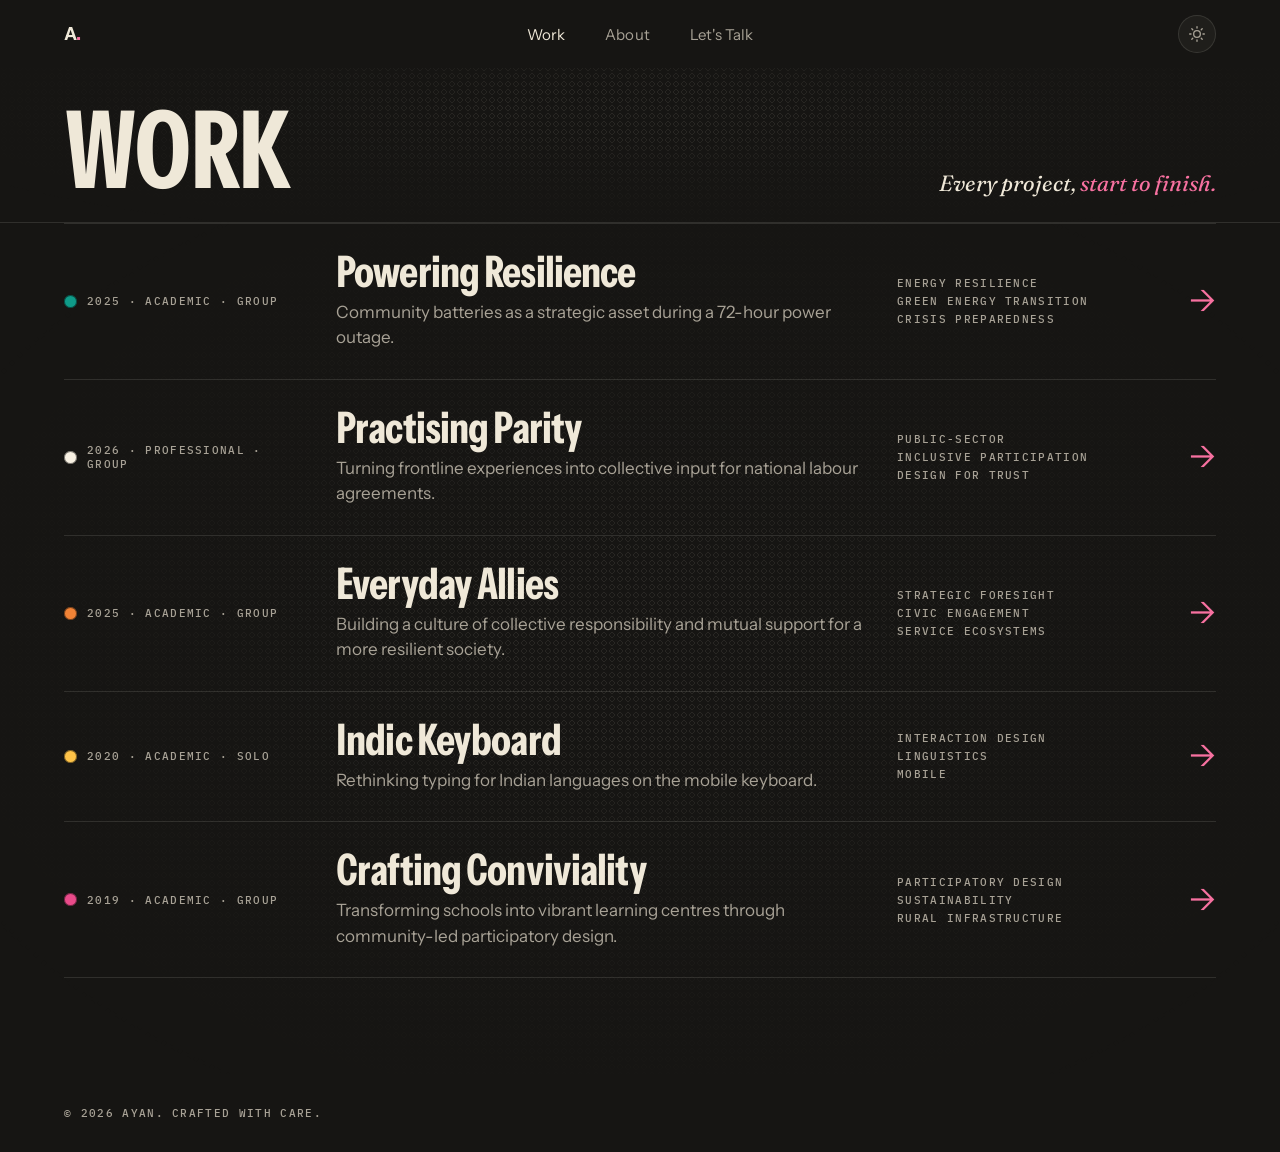
<file: work.html>
<!DOCTYPE html>
<html lang="en" data-theme="dark">
<head>
  <meta charset="UTF-8" />
  <meta name="viewport" content="width=device-width, initial-scale=1.0" />
  <meta name="description" content="Selected work — product design, strategy and research by Ayan." />
  <title>Work — Ayan</title>

  <!-- ─── Google Fonts ─────────────────────────────── -->
  <link rel="preconnect" href="https://fonts.googleapis.com" />
  <link rel="preconnect" href="https://fonts.gstatic.com" crossorigin />
  <link rel="stylesheet" href="styles.css" />

  <style>
    /* Design-system tokens come from styles.css — these alias the old names */
    :root {
      --heading: var(--text);
      --muted: var(--text-muted);
      --font-h: var(--font-sans);
      --font-b: var(--font-sans);
      --spring: var(--ease-spring);
      /* Page gutter — matches --pr-gut on the case-study pages */
      --page-gutter: clamp(20px, 5vw, 72px);
      /* Full-bleed, like the landing page. Set to 1440px to re-centre. */
      --page-max: none;
    }

    /* ═══════════════════════════════════════════════════════════════
       RESET & BASE
       ═══════════════════════════════════════════════════════════════ */
    *, *::before, *::after { margin: 0; padding: 0; box-sizing: border-box; }
    html { scroll-behavior: smooth; font-size: 16px; }

    body {
      font-family: var(--font-b);
      background: var(--bg);
      color: var(--text);
      overflow-x: hidden;
      transition: background 0.45s ease, color 0.45s ease;
    }

    a      { color: inherit; text-decoration: none; }
    button { font-family: inherit; cursor: pointer; border: none; background: none; }

    ::selection { background: var(--accent); color: var(--text-on-ink); }

    ::-webkit-scrollbar       { width: 4px; }
    ::-webkit-scrollbar-track { background: transparent; }
    ::-webkit-scrollbar-thumb { background: var(--border); border-radius: var(--radius-pill); }

    /* ═══════════════════════════════════════════════════════════════
       HEADER — identical to the landing page
       ═══════════════════════════════════════════════════════════════ */
    .header {
      position: fixed; top: 0; left: 0; right: 0;
      z-index: 1000;
      height: 68px;
      display: flex; align-items: center; justify-content: center;
      background: var(--bg);
      border-bottom: 1px solid transparent;
      transition: border-color 0.3s ease, background 0.45s ease, box-shadow 0.3s ease;
    }
    .header.scrolled {
      border-bottom-color: var(--border);
      box-shadow: 0 1px 24px rgba(0,0,0,0.06);
    }
    .header-inner {
      width: 100%; max-width: var(--page-max);
      padding: 0 var(--page-gutter);
      display: grid;
      grid-template-columns: 1fr auto 1fr;
      align-items: center;
    }
    .logo {
      font-family: var(--font-h);
      font-size: var(--type-logo); font-weight: 700;
      letter-spacing: -0.03em;
      color: var(--heading);
      justify-self: start;
      transition: color 0.2s;
    }
    .logo em { font-style: normal; color: var(--accent); }
    .logo:hover { color: var(--accent); }

    .nav { display: flex; align-items: center; gap: 4px; list-style: none; }
    .nav a {
      font-family: var(--font-b);
      font-size: var(--type-body); font-weight: 400;
      color: var(--muted);
      padding: 7px 18px;
      border-radius: var(--radius-pill);
      letter-spacing: 0.01em;
      transition: color 0.18s, background 0.18s;
    }
    .nav a:hover { color: var(--text); background: var(--border); }
    .nav a.active { color: var(--text); }

    .header-right { justify-self: end; }
    .theme-btn {
      width: 38px; height: 38px; border-radius: 50%;
      display: flex; align-items: center; justify-content: center;
      color: var(--muted);
      border: 1px solid var(--border);
      background: var(--surface);
      transition: color 0.18s, border-color 0.18s, transform 0.35s var(--spring);
    }
    .theme-btn:hover { color: var(--text); border-color: var(--text); transform: rotate(30deg) scale(1.06); }
    .theme-btn svg { width: 16px; height: 16px; }

    .ico-sun  { display: none; }
    .ico-moon { display: block; }
    [data-theme="dark"] .ico-sun  { display: block; }
    [data-theme="dark"] .ico-moon { display: none;  }

    @media (max-width: 640px) {
      .header-inner { grid-template-columns: auto 1fr; }
      .logo { display: none; }
      .nav  { justify-self: start; }
    }

    /* ═══════════════════════════════════════════════════════════════
       PAGE HEAD — same label language as the landing page sections
       ═══════════════════════════════════════════════════════════════ */
    .page-head { position: relative; padding-top: 68px; background: var(--bg); }
    /* Stud field — radiates from the centre, fades at every edge */
    .page-head::before {
      content: ''; position: absolute; inset: 0; z-index: 0; pointer-events: none;
      background-image: var(--stud-pattern); background-size: var(--stud-size) var(--stud-size);
      -webkit-mask-image: var(--stud-mask);
      mask-image: var(--stud-mask);
    }
    .page-head-rule { height: 1px; background: var(--border); }
    .page-head-inner {
      position: relative; z-index: 1;
      max-width: var(--page-max); margin: 0 auto;
      padding: 28px var(--page-gutter) 18px;
      display: flex; justify-content: space-between; align-items: flex-end; gap: 48px;
    }
    .page-head-text {
      font-family: var(--font-h); font-stretch: var(--stretch-condensed);
      font-size: var(--type-display-l); font-weight: 700;
      letter-spacing: -0.02em; color: var(--text); line-height: 1;
      text-transform: uppercase;
    }
    .page-head-note {
      margin: 0 0 6px; max-width: 360px;
      font-family: var(--font-serif); font-style: italic;
      font-size: var(--type-note); line-height: var(--leading-note);
      color: var(--text); text-wrap: pretty;
    }
    .page-head-note span { color: var(--accent); }
    @media (max-width: 767px) { .page-head-note { display: none; } }

    /* ═══════════════════════════════════════════════════════════════
       ARCHIVE — ruled index rows
       ═══════════════════════════════════════════════════════════════ */
    .archive { position: relative; background: var(--bg); padding-bottom: var(--space-9); }
    .archive::before {
      content: ''; position: absolute; inset: 0; z-index: 0; pointer-events: none;
      background-image: var(--stud-pattern); background-size: var(--stud-size) var(--stud-size);
      -webkit-mask-image: var(--stud-mask);
      mask-image: var(--stud-mask);
    }
    .archive-list {
      position: relative; z-index: 1;
      list-style: none; margin: 0 auto; padding: 0 var(--page-gutter);
      max-width: var(--page-max);
    }
    .archive-row {
      display: grid;
      grid-template-columns: 240px minmax(0, 1fr) 260px auto;
      align-items: center; gap: 32px;
      padding: 28px 0;
      border-top: 1px solid var(--border);
      color: var(--text);
      transition: color var(--dur-fast) ease;
    }
    .archive-list li:last-child .archive-row { border-bottom: 1px solid var(--border); }
    .archive-row:hover { color: var(--accent); }

    .archive-meta {
      display: flex; align-items: center; gap: 10px;
      font: 500 var(--type-caption) var(--font-mono);
      letter-spacing: var(--tracking-caption);
      text-transform: uppercase; color: var(--text-muted);
    }
    /* The project's brick, seen from above */
    .archive-stud {
      flex: none; width: 13px; height: 13px; border-radius: 50%;
      background: var(--card-accent, var(--accent));
      box-shadow: inset 0 0 0 1px var(--brick-stroke);
    }
    .archive-title {
      margin: 0;
      font-family: var(--font-sans); font-weight: 700;
      font-stretch: var(--stretch-condensed);
      font-size: var(--type-display-s); line-height: 0.92;
      letter-spacing: var(--tracking-display);
    }
    .archive-line {
      margin: 8px 0 0; font-size: var(--type-body-l); line-height: 1.5;
      color: var(--text-muted); max-width: 52ch;
    }
    .archive-tags {
      list-style: none; margin: 0; padding: 0;
      font: 500 var(--type-caption) var(--font-mono);
      letter-spacing: var(--tracking-caption);
      text-transform: uppercase; color: var(--text-muted);
    }
    .archive-tags li + li { margin-top: 4px; }
    .archive-arrow {
      font-size: 32px; /* ds-ignore: arrow glyph */ line-height: 1; color: var(--accent);
      transition: transform var(--dur-base) var(--ease-spring);
    }
    .archive-row:hover .archive-arrow { transform: translateX(8px); }

    @media (max-width: 1100px) {
      .archive-row { grid-template-columns: 180px minmax(0, 1fr) auto; gap: 24px; }
      .archive-tags { display: none; }
    }
    @media (max-width: 767px) {
      .archive-row { grid-template-columns: 1fr auto; gap: 8px 16px; padding: 22px 0; align-items: start; }
      .archive-meta { grid-column: 1 / -1; }
      .archive-arrow { font-size: 24px; /* ds-ignore: arrow glyph */ align-self: center; }
    }

    /* ═══════════════════════════════════════════════════════════════
       FOOTER
       ═══════════════════════════════════════════════════════════════ */
    .footer { background: var(--bg); padding: 32px 0; transition: background 0.45s ease; }
    .footer-inner {
      max-width: var(--page-max); margin: 0 auto;
      padding: 0 var(--page-gutter);
      display: flex; align-items: center; justify-content: flex-start;
    }
    .footer-copy {
      font: 500 var(--type-caption) var(--font-mono);
      letter-spacing: var(--tracking-caption);
      text-transform: uppercase;
      color: var(--text-muted);
      text-align: left;
    }
  </style>
</head>
<body>

  <!-- ══════════════════════════════════════════════════════════
       HEADER
       ══════════════════════════════════════════════════════════ -->
  <header class="header" id="header" role="banner">
    <div class="header-inner">

      <a href="index.html" class="logo" aria-label="Ayan — home">A<em>.</em></a>

      <ul class="nav" role="list" aria-label="Main navigation">
        <li><a href="work.html" class="active" aria-current="page">Work</a></li>
        <li><a href="index.html#about">About</a></li>
        <li><a href="index.html#contact">Let's Talk</a></li>
      </ul>

      <div class="header-right">
        <button class="theme-btn" id="themeBtn" aria-label="Switch colour scheme">
          <!-- Sun icon — visible in dark mode -->
          <svg class="ico-sun" viewBox="0 0 24 24" fill="none" stroke="currentColor" stroke-width="2" stroke-linecap="round" stroke-linejoin="round" aria-hidden="true">
            <circle cx="12" cy="12" r="5"/>
            <line x1="12" y1="1"  x2="12" y2="3"/>  <line x1="12" y1="21" x2="12" y2="23"/>
            <line x1="4.22" y1="4.22" x2="5.64" y2="5.64"/>
            <line x1="18.36" y1="18.36" x2="19.78" y2="19.78"/>
            <line x1="1"  y1="12" x2="3"  y2="12"/>  <line x1="21" y1="12" x2="23" y2="12"/>
            <line x1="4.22" y1="19.78" x2="5.64" y2="18.36"/>
            <line x1="18.36" y1="5.64" x2="19.78" y2="4.22"/>
          </svg>
          <!-- Moon icon — visible in light mode -->
          <svg class="ico-moon" viewBox="0 0 24 24" fill="none" stroke="currentColor" stroke-width="2" stroke-linecap="round" stroke-linejoin="round" aria-hidden="true">
            <path d="M21 12.79A9 9 0 1 1 11.21 3 7 7 0 0 0 21 12.79z"/>
          </svg>
        </button>
      </div>

    </div>
  </header>


  <!-- ══════════════════════════════════════════════════════════
       PAGE HEAD
       ══════════════════════════════════════════════════════════ -->
  <div class="page-head">
    <div class="page-head-inner">
      <h1 class="page-head-text">WORK</h1>
      <p class="page-head-note">Every project, <span>start to finish.</span></p>
    </div>
    <div class="page-head-rule"></div>
  </div>


  <!-- ══════════════════════════════════════════════════════════
       ARCHIVE
       ══════════════════════════════════════════════════════════ -->
  <main class="archive" aria-label="All work">
    <ul class="archive-list" role="list">

      <li>
        <a class="archive-row" href="projects/powering-resilience.html" style="--card-accent: var(--brick-green)">
          <span class="archive-meta"><span class="archive-stud" aria-hidden="true"></span>2025 · Academic · Group</span>
          <div>
            <h2 class="archive-title">Powering Resilience</h2>
            <p class="archive-line">Community batteries as a strategic asset during a 72-hour power outage.</p>
          </div>
          <ul class="archive-tags" role="list">
            <li>Energy Resilience</li>
            <li>Green Energy Transition</li>
            <li>Crisis Preparedness</li>
          </ul>
          <span class="archive-arrow" aria-hidden="true">→</span>
        </a>
      </li>

      <li>
        <a class="archive-row" href="projects/practising-parity.html" style="--card-accent: var(--brick-white)">
          <span class="archive-meta"><span class="archive-stud" aria-hidden="true"></span>2026 · Professional · Group</span>
          <div>
            <h2 class="archive-title">Practising Parity</h2>
            <p class="archive-line">Turning frontline experiences into collective input for national labour agreements.</p>
          </div>
          <ul class="archive-tags" role="list">
            <li>Public-sector</li>
            <li>Inclusive Participation</li>
            <li>Design for Trust</li>
          </ul>
          <span class="archive-arrow" aria-hidden="true">→</span>
        </a>
      </li>

      <li>
        <a class="archive-row" href="projects/everyday-allies.html" style="--card-accent: var(--brick-orange)">
          <span class="archive-meta"><span class="archive-stud" aria-hidden="true"></span>2025 · Academic · Group</span>
          <div>
            <h2 class="archive-title">Everyday Allies</h2>
            <p class="archive-line">Building a culture of collective responsibility and mutual support for a more resilient society.</p>
          </div>
          <ul class="archive-tags" role="list">
            <li>Strategic Foresight</li>
            <li>Civic Engagement</li>
            <li>Service Ecosystems</li>
          </ul>
          <span class="archive-arrow" aria-hidden="true">→</span>
        </a>
      </li>

      <li>
        <a class="archive-row" href="projects/indic-keyboard.html" style="--card-accent: var(--brick-yellow)">
          <span class="archive-meta"><span class="archive-stud" aria-hidden="true"></span>2020 · Academic · Solo</span>
          <div>
            <h2 class="archive-title">Indic Keyboard</h2>
            <p class="archive-line">Rethinking typing for Indian languages on the mobile keyboard.</p>
          </div>
          <ul class="archive-tags" role="list">
            <li>Interaction Design</li>
            <li>Linguistics</li>
            <li>Mobile</li>
          </ul>
          <span class="archive-arrow" aria-hidden="true">→</span>
        </a>
      </li>

      <li>
        <a class="archive-row" href="projects/crafting-conviviality.html" style="--card-accent: var(--brick-pink)">
          <span class="archive-meta"><span class="archive-stud" aria-hidden="true"></span>2019 · Academic · Group</span>
          <div>
            <h2 class="archive-title">Crafting Conviviality</h2>
            <p class="archive-line">Transforming schools into vibrant learning centres through community-led participatory design.</p>
          </div>
          <ul class="archive-tags" role="list">
            <li>Participatory Design</li>
            <li>Sustainability</li>
            <li>Rural Infrastructure</li>
          </ul>
          <span class="archive-arrow" aria-hidden="true">→</span>
        </a>
      </li>

    </ul>
  </main>


  <!-- ══════════════════════════════════════════════════════════
       FOOTER
       ══════════════════════════════════════════════════════════ -->
  <footer class="footer" role="contentinfo">
    <div class="footer-inner">
      <p class="footer-copy">© 2026 Ayan. Crafted with care.</p>
    </div>
  </footer>


  <script>
    'use strict';

    /* ── Theme — shares the 'theme' key with the rest of the site ── */
    const html     = document.documentElement;
    const themeBtn = document.getElementById('themeBtn');

    html.setAttribute('data-theme', localStorage.getItem('theme') || 'dark');

    themeBtn.addEventListener('click', () => {
      const next = html.getAttribute('data-theme') === 'light' ? 'dark' : 'light';
      html.setAttribute('data-theme', next);
      localStorage.setItem('theme', next);
    });

    /* ── Header border on scroll ── */
    const headerEl = document.getElementById('header');
    const onScroll = () => headerEl.classList.toggle('scrolled', window.scrollY > 8);
    window.addEventListener('scroll', onScroll, { passive: true });
    onScroll();

    /* ── Skip the landing page loader when navigating back ── */
    document.querySelectorAll('a[href^="index.html"]').forEach(link => {
      link.addEventListener('click', () => sessionStorage.setItem('skipLoader', 'true'));
    });
  </script>

</body>
</html>
</file>
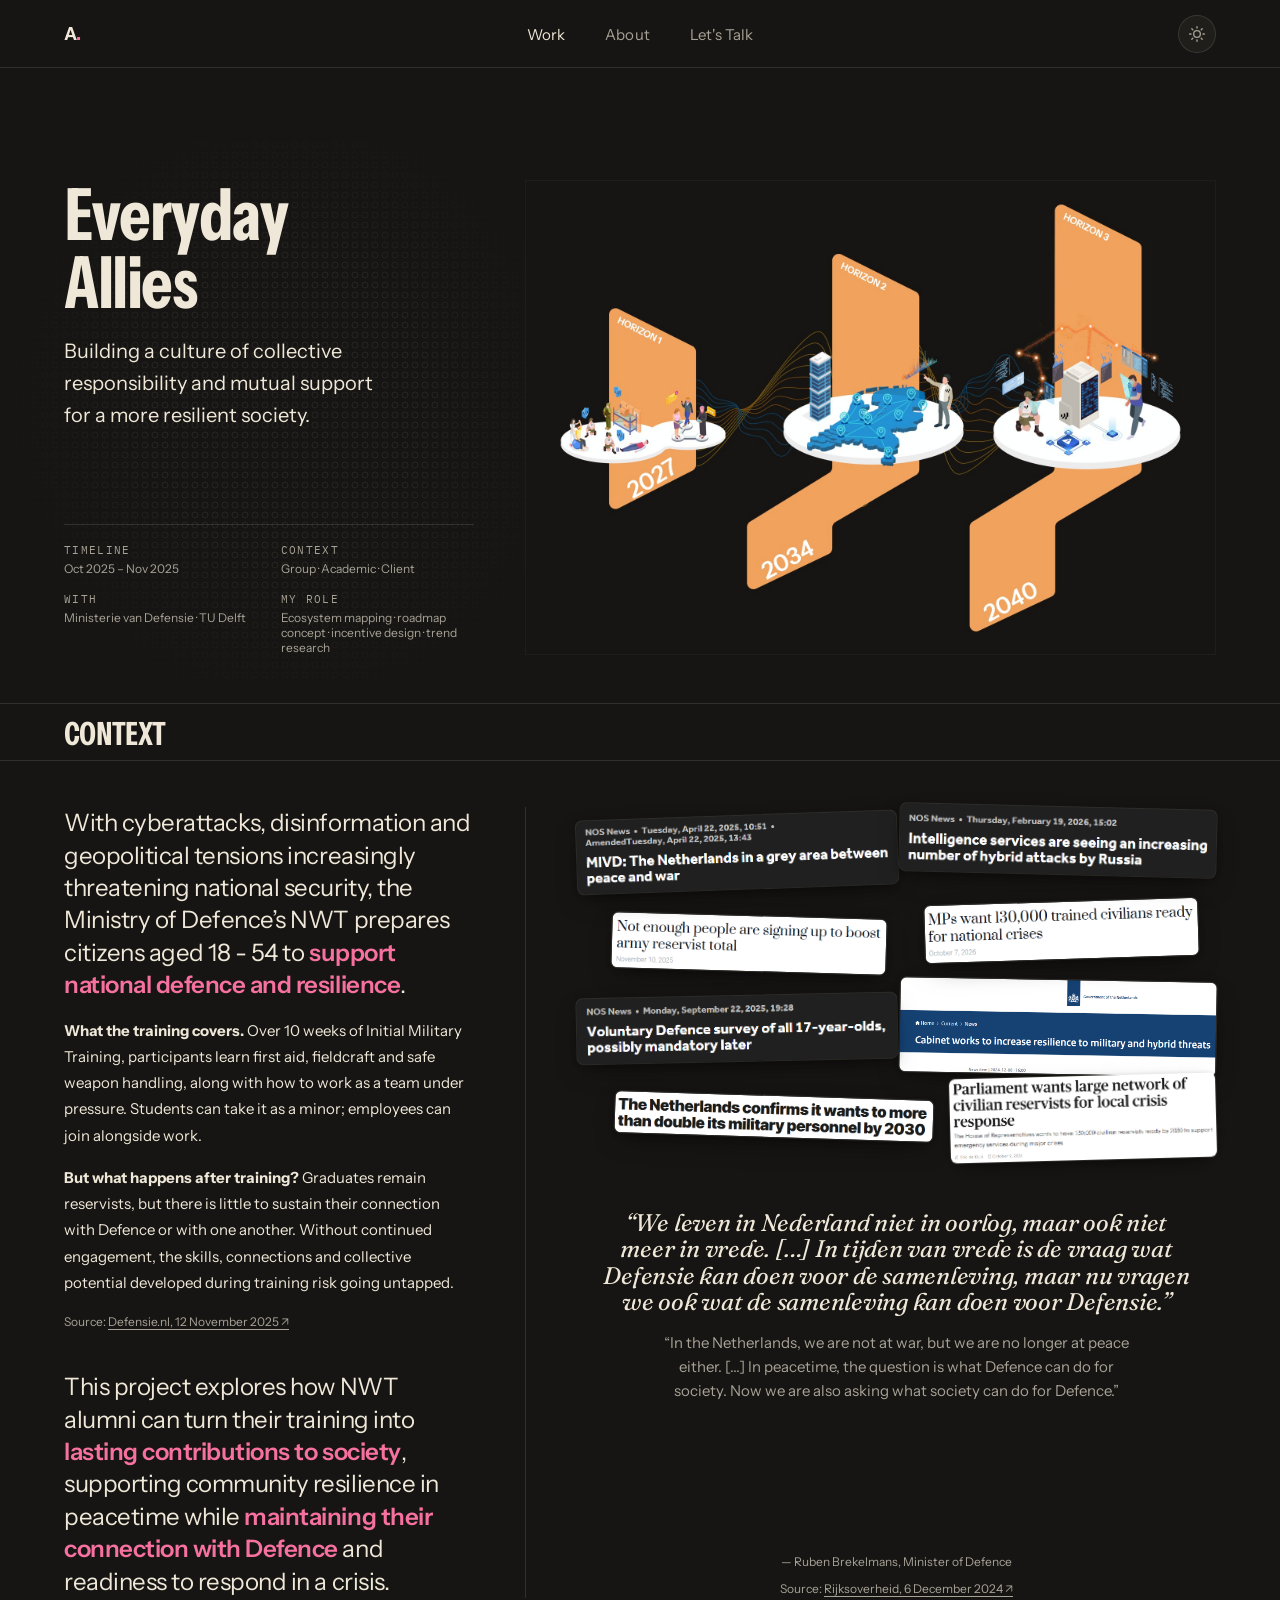
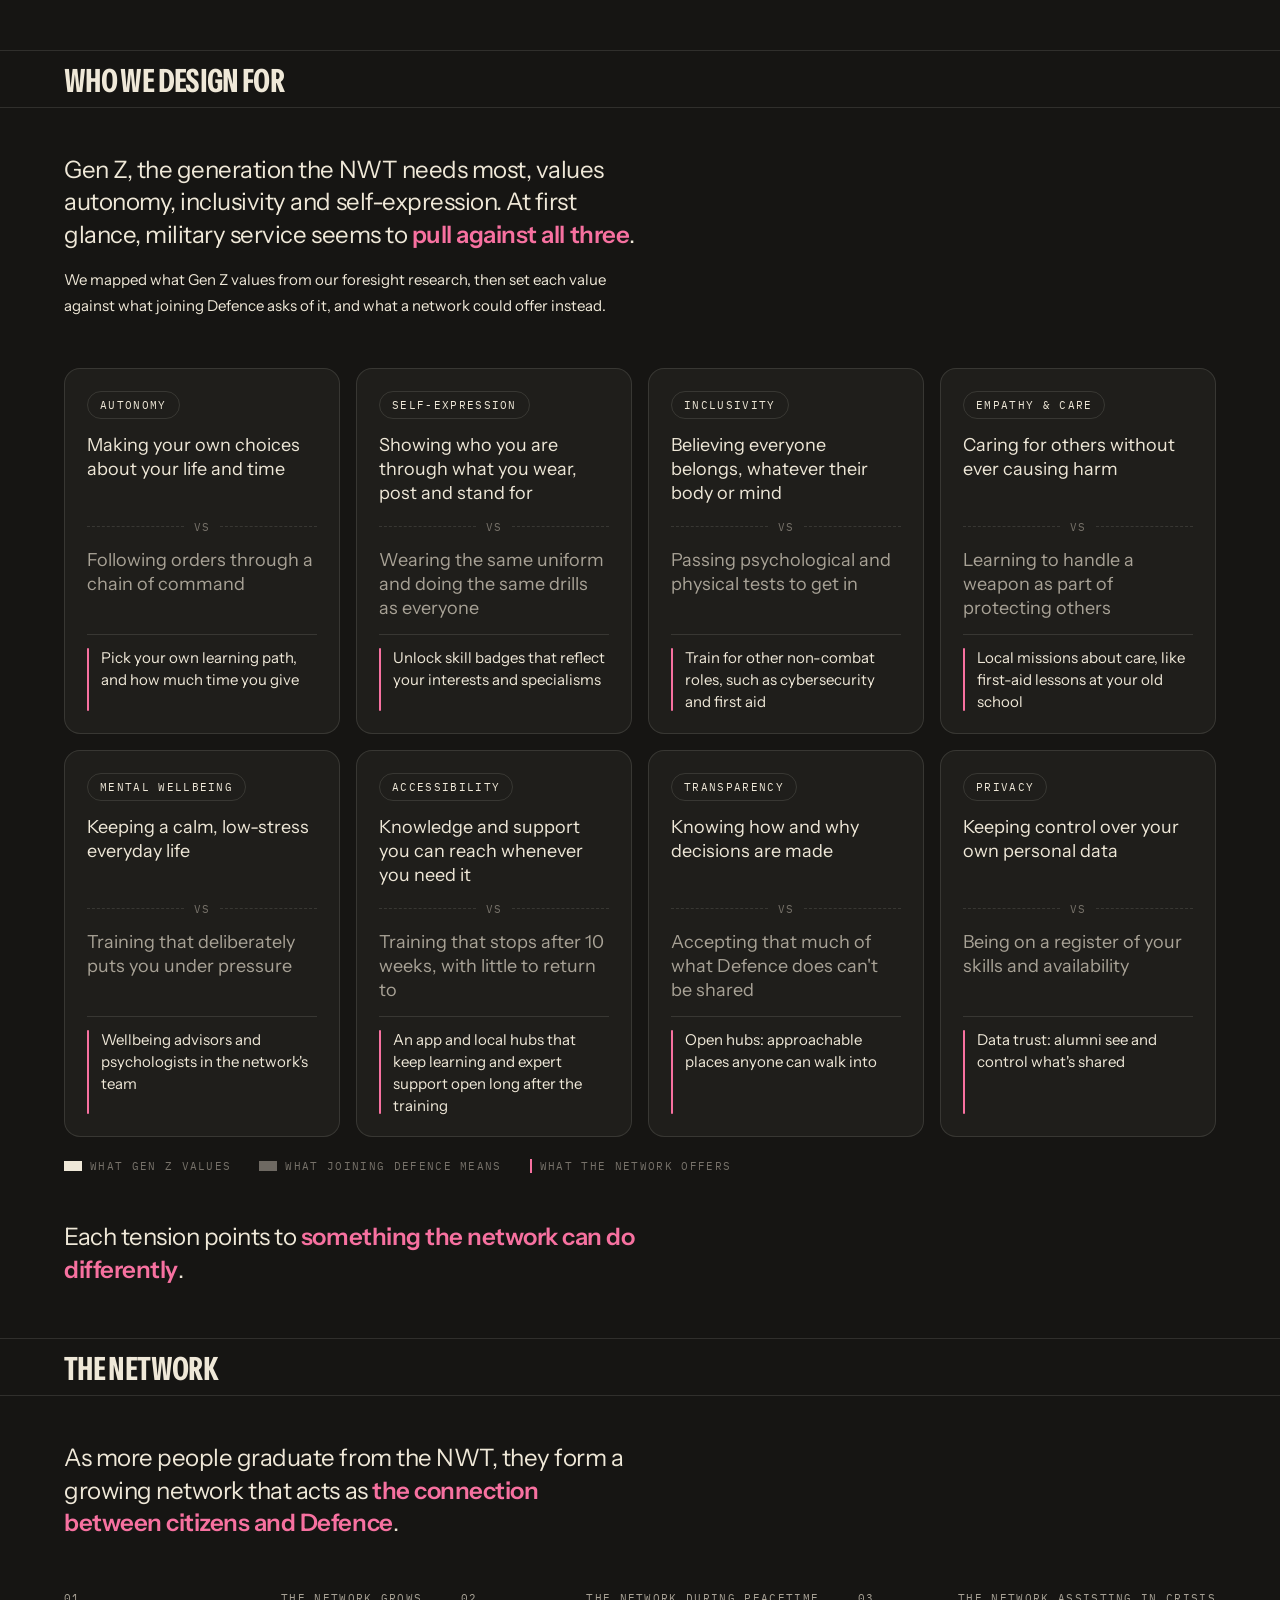
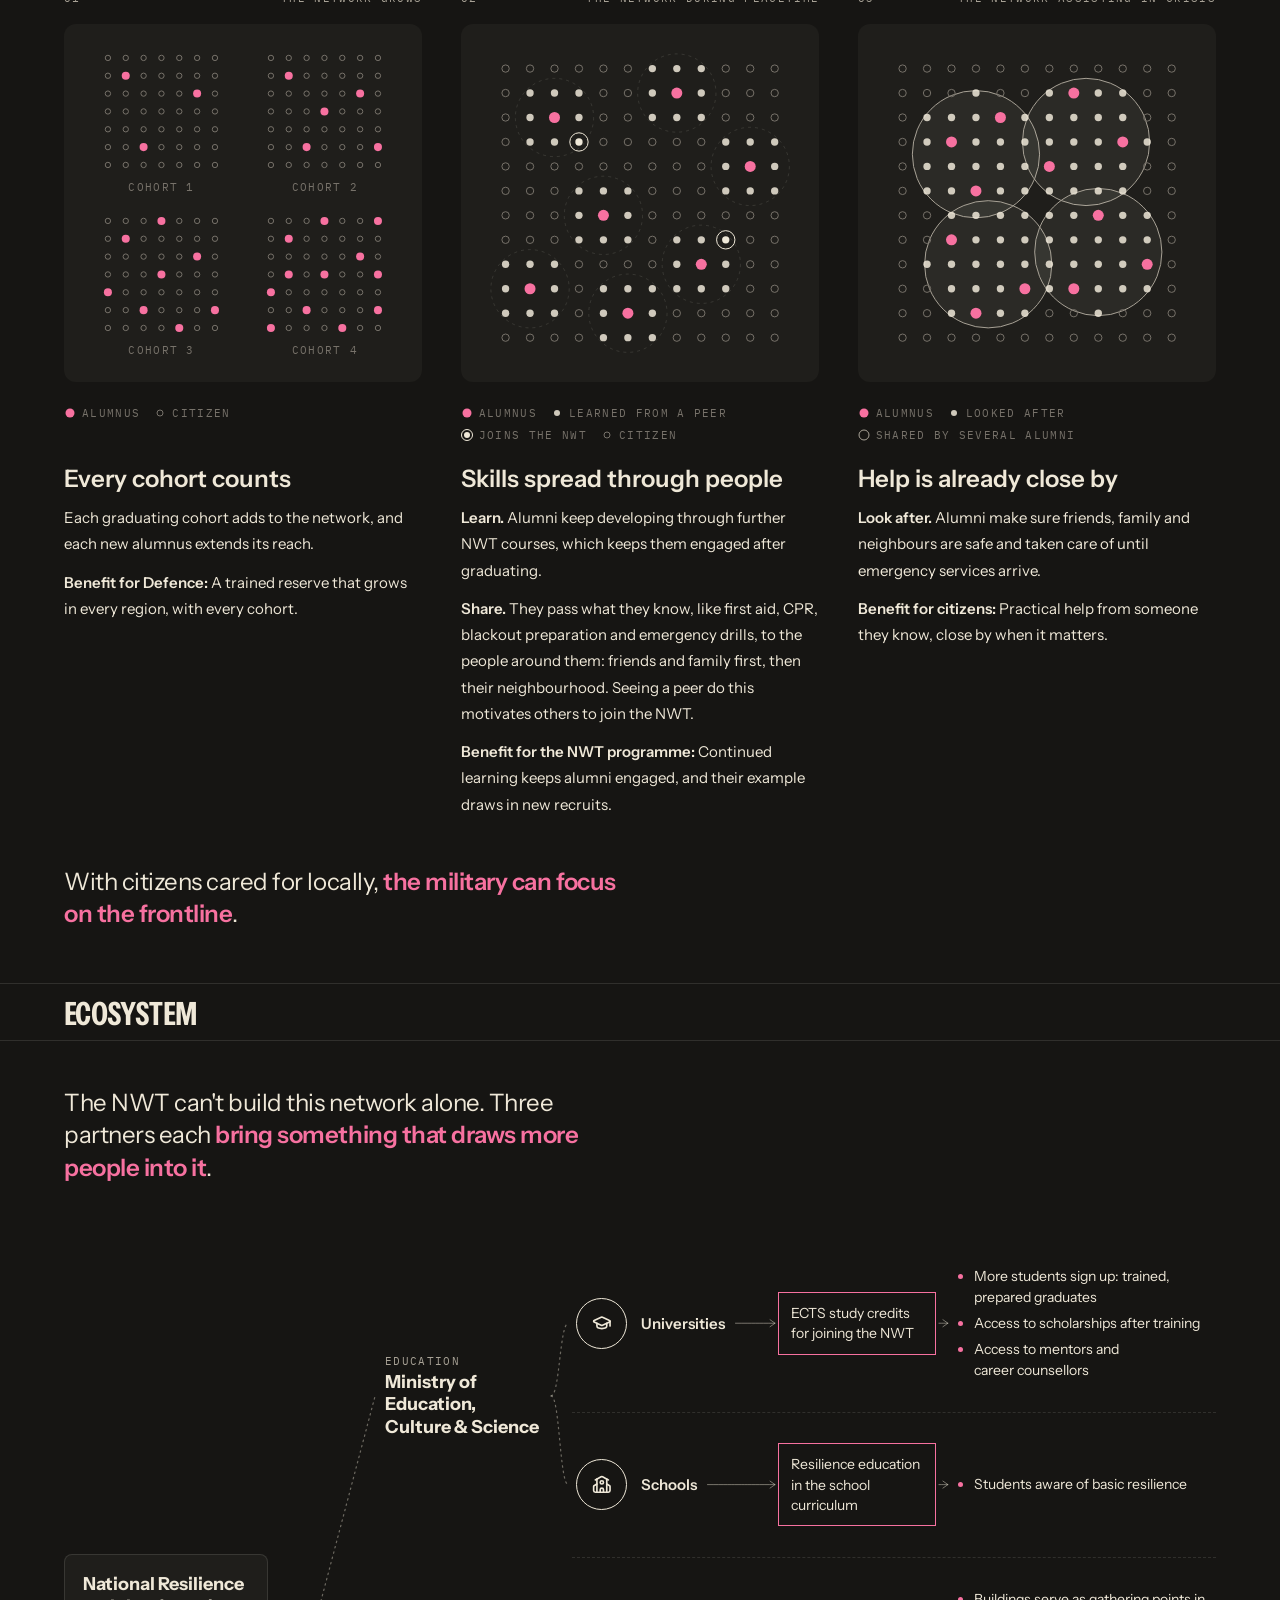
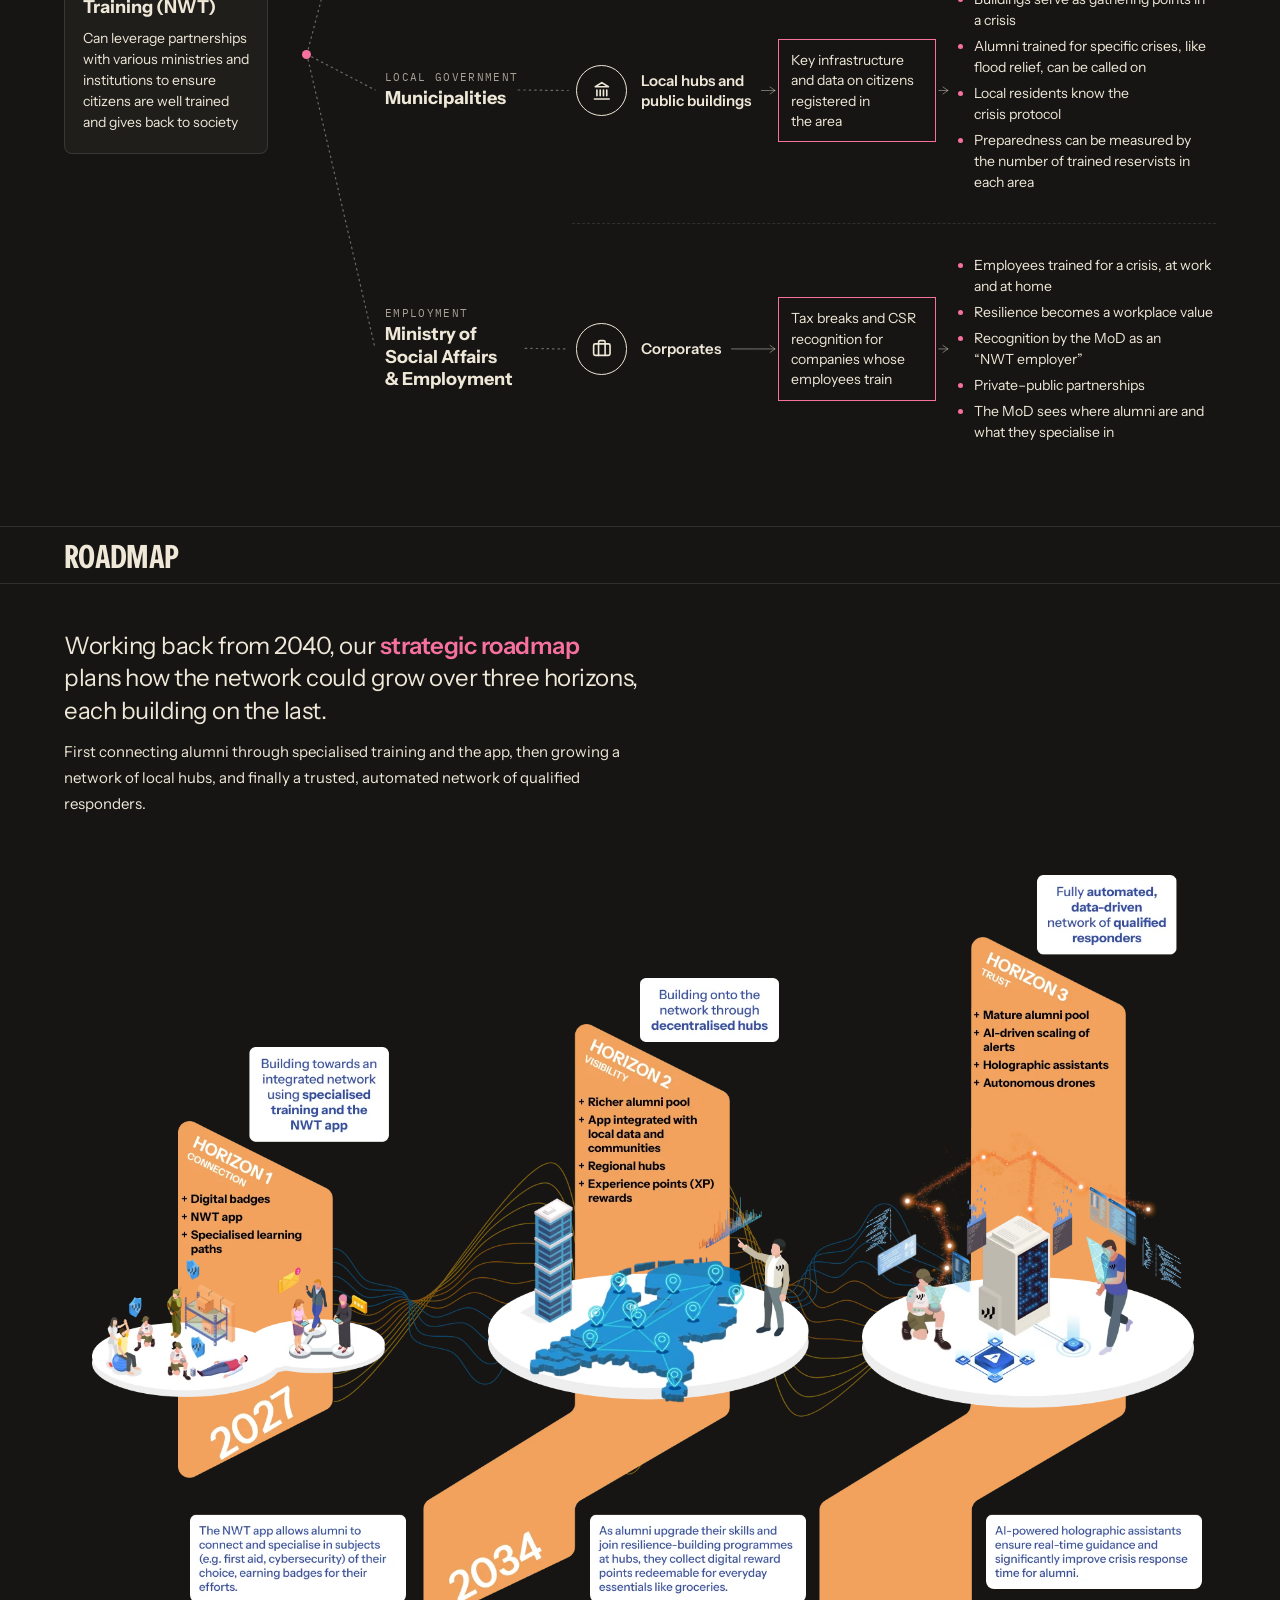
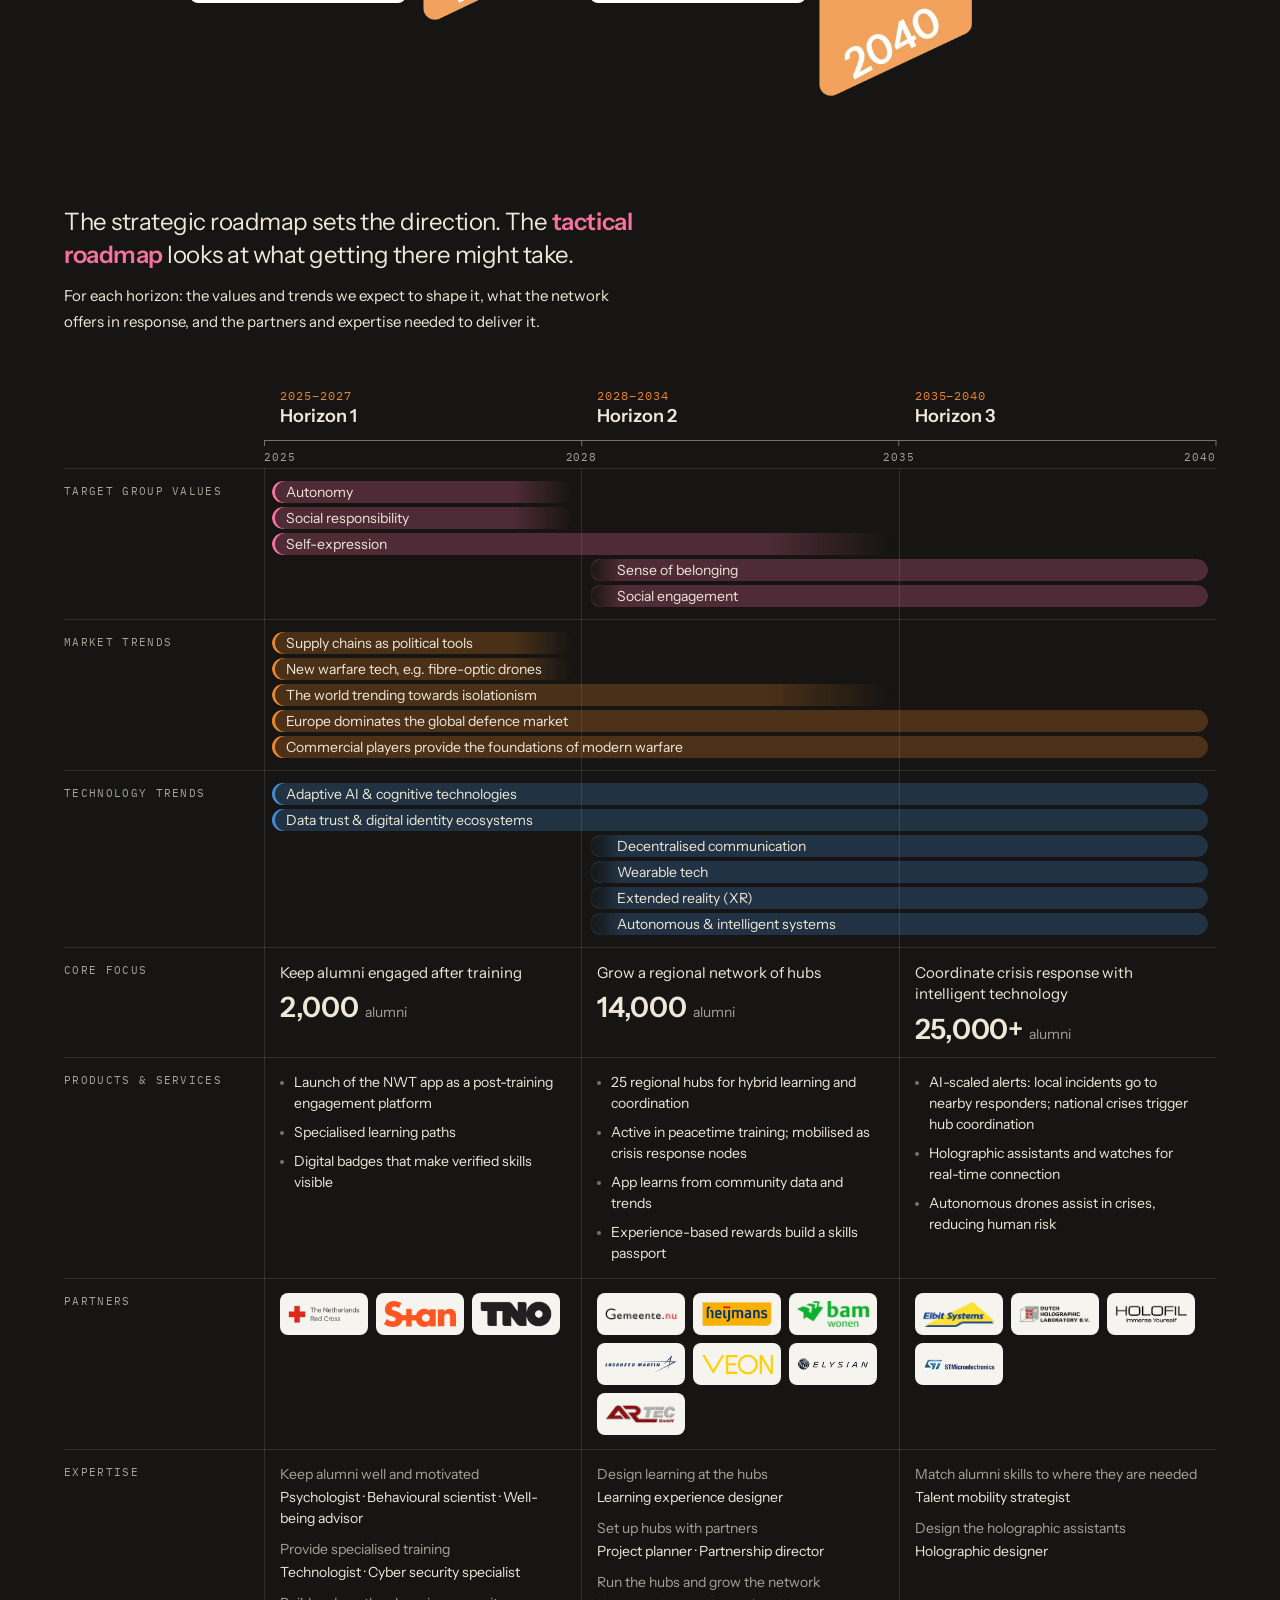
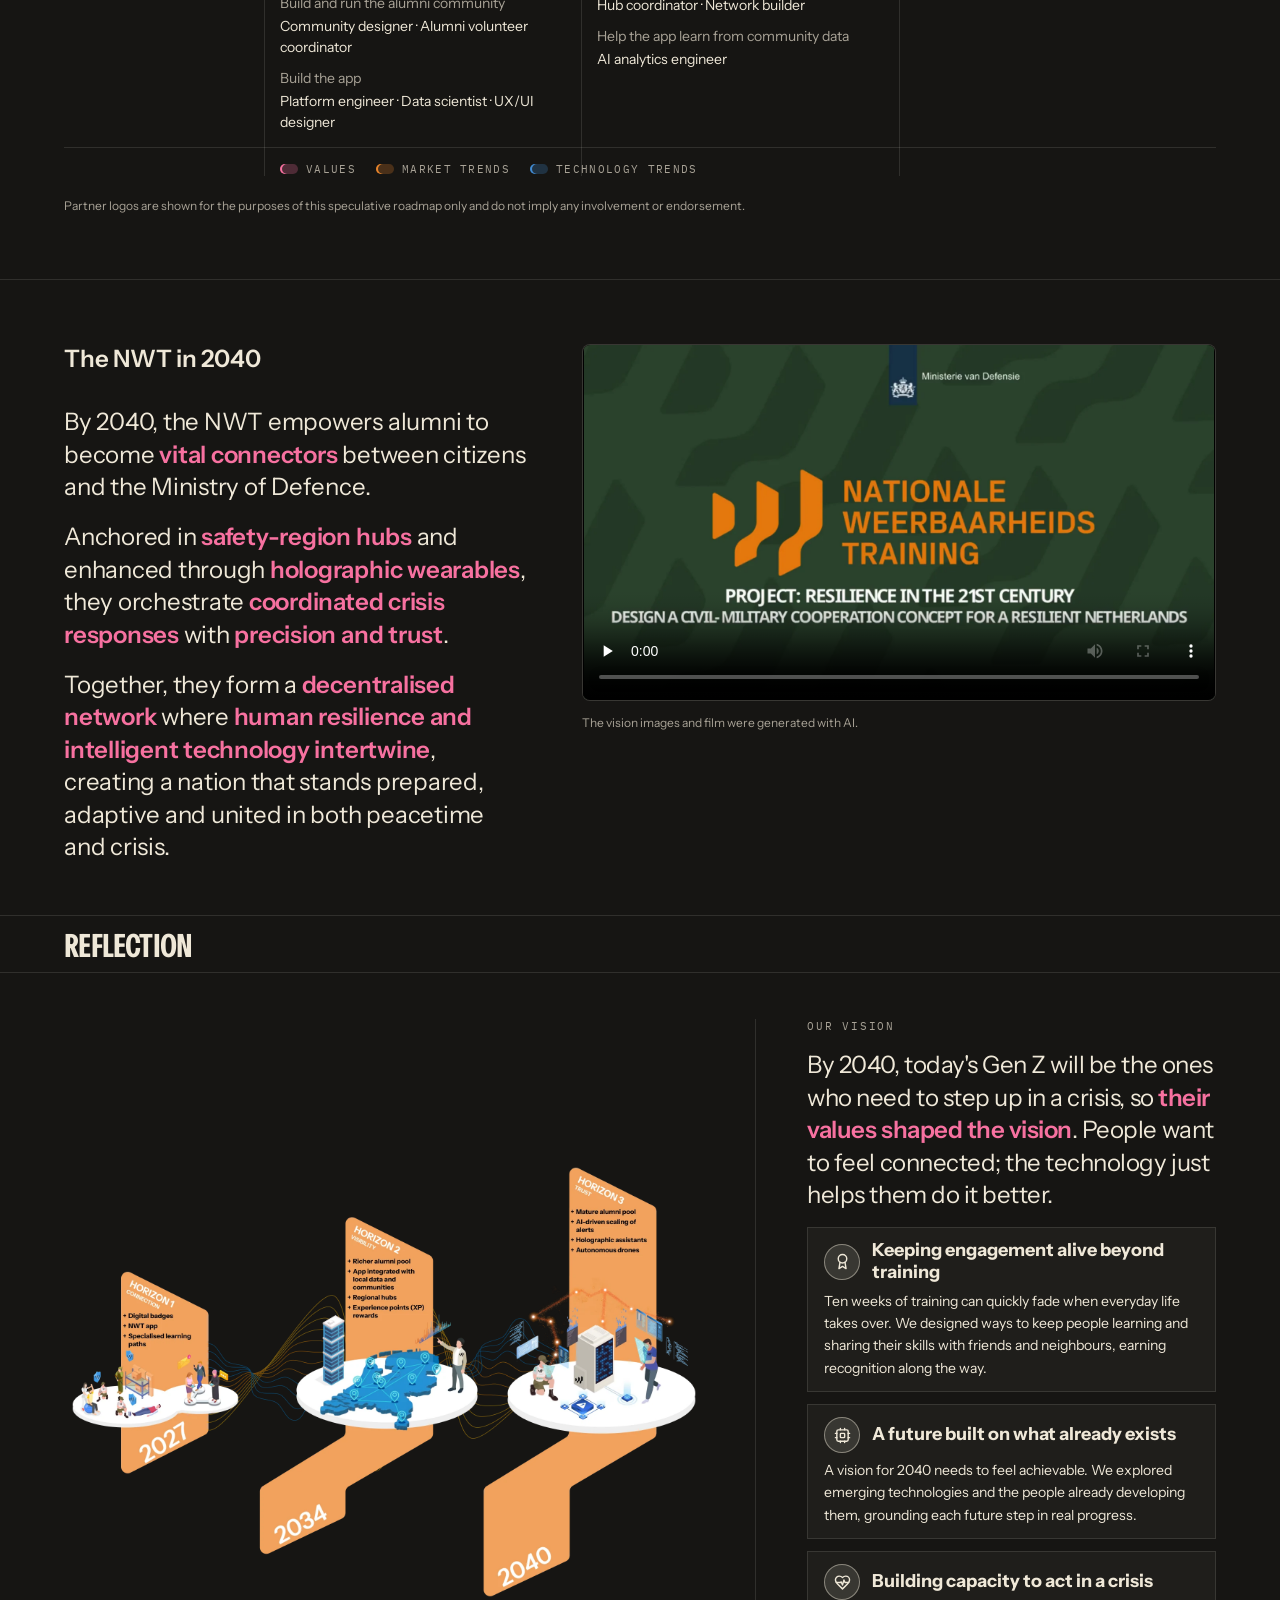
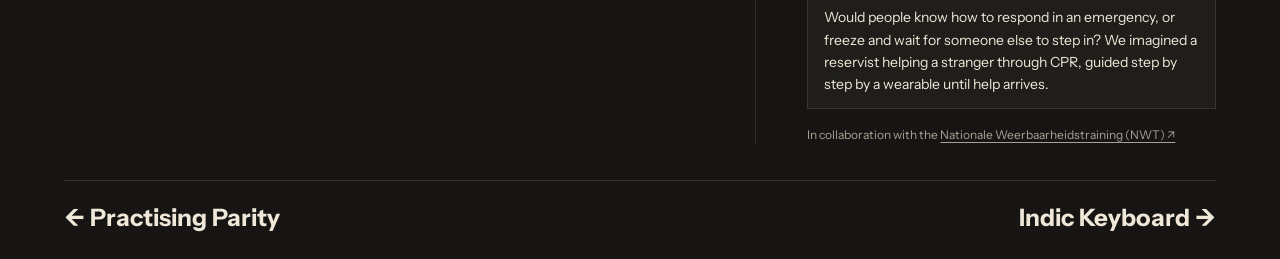
<file: projects/everyday-allies.html>
<!DOCTYPE html>
<html lang="en" data-theme="dark">
<head>
  <meta charset="UTF-8" />
  <meta name="viewport" content="width=device-width, initial-scale=1.0" />
  <meta name="description" content="Everyday Allies: building a culture of collective responsibility and mutual support for a more resilient society." />
  <title>Everyday Allies · Ayan</title>

  <!-- ─── Google Fonts ─────────────────────────────── -->
  <link rel="preconnect" href="https://fonts.googleapis.com" />
  <link rel="preconnect" href="https://fonts.gstatic.com" crossorigin />
  <link rel="stylesheet" href="../styles.css" />

  <link rel="stylesheet" href="../case-study.css" />
  <style>
    /* ── 01 Hero ───────────────────────────────────── */
    /* the hero frame (.pr-hero, title, intro, meta) lives in case-study.css */

    /* ── Context ───────────────────────────────────── */
    /* the section's takeaway, sitting at the foot of the text column so it
       lines up with the bottom of the quote */
    .pr-ctx-close { margin-top: auto; padding-top: 24px; }

    /* band, both columns and the closing lead fill one screen; the
       next-project link sits below it */
    @media (min-width: 901px) {
      #ea-context { min-height: 100svh; display: flex; flex-direction: column; }
      #ea-context .pr-body { flex: 1; display: flex; flex-direction: column; }
      #ea-context .pr-split { flex: 1; }
    }

    /* the right column stacks the news collage over the quote */
    #ea-context .pr-col-r {
      display: flex;
      flex-direction: column;
      justify-content: flex-start;
      align-items: stretch;
      gap: clamp(24px, 3vw, 40px);
    }

    .pr-fig {
      display: flex;
      flex-direction: column;
      gap: 10px;
    }

    .pr-fig-frame { aspect-ratio: 4 / 3; padding: 0; }
    .pr-fig-frame,
    .pr-fig-frame.is-loaded { background: #000; }
    .pr-fig-frame .pr-ph-label { color: color-mix(in srgb, var(--bone-100) 50%, transparent); }
    .pr-fig-frame > img { object-fit: contain; }

    /* ── News board ──────────────────────────────────
       Each clipping is placed on a 1000-unit-wide grid; --x/--y/--w are
       percentages of the board, --r a small tilt, --z the stacking order. */
    .ea-board {
      position: relative;
      list-style: none;
      margin: 0;
      padding: 0;
      width: 100%;
      aspect-ratio: 1000 / var(--board-h);
      flex: none;
    }

    .ea-clip {
      position: absolute;
      left: var(--x);
      top: var(--y);
      width: var(--w);
      z-index: var(--z);
      transform: rotate(var(--r));
      transition: transform 0.35s var(--spring, ease), z-index 0s 0.35s;
    }

    .ea-clip a {
      display: block;
      border-radius: 6px;
      overflow: hidden;
      outline: 1px solid var(--pr-line);
      box-shadow: 0 10px 28px -10px rgba(0, 0, 0, 0.6), 0 2px 6px rgba(0, 0, 0, 0.25);
    }

    .ea-clip img { display: block; width: 100%; height: auto; }

    /* hover or keyboard focus straightens a clipping and lifts it to the front */
    .ea-clip:hover,
    .ea-clip:focus-within {
      z-index: 20;
      transform: rotate(0deg) scale(1.08);
      transition: transform 0.35s var(--spring, ease), z-index 0s;
    }

    .ea-clip a:focus-visible { outline: 2px solid var(--accent); outline-offset: 3px; }


    /* ── Reflection ─────────────────────────────────────
       Same layout as Powering Resilience's closing section: the roadmap
       artwork on the left, the lead and three cards stacked on the right. */
    .ea-refl-fig { margin: 0; }
    /* the artwork fills the left column (see .pr-sec--close), contained */
    .ea-refl-fig img {
      display: block;
      width: 100%;
      height: 100%;
      object-fit: contain;
      transform: scale(1.04);
      opacity: 0;
      transition: opacity .8s ease, transform 1.6s cubic-bezier(.2, .7, .2, 1);
    }
    .ea-refl-fig.is-in img { opacity: 1; transform: none; }
    .ea-refl-r { display: flex; flex-direction: column; gap: 22px; }
    .ea-refl-lead { font-size: var(--cs-lead); }
    .ea-refl { display: flex; flex-direction: column; gap: 12px; }
    .ea-refl-i {
      display: flex;
      flex-direction: column;
      gap: 6px;
      padding: 12px 16px 14px;
      background: var(--surface);
      border: 1px solid var(--pr-line);
      opacity: 0;
      transform: translateY(12px);
      transition: opacity .7s ease, transform .7s cubic-bezier(.2, .7, .2, 1);
      transition-delay: calc(.2s + var(--i) * .18s);
    }
    .ea-refl.is-in .ea-refl-i { opacity: 1; transform: none; }
    .ea-refl-h { display: flex; align-items: center; gap: 12px; }
    .ea-refl-ico {
      flex: none;
      width: 36px;
      height: 36px;
      border-radius: 50%;
      display: flex;
      align-items: center;
      justify-content: center;
      color: var(--pr-head);
      background: color-mix(in srgb, var(--pr-head) 12%, transparent);
      border: 1px solid color-mix(in srgb, var(--pr-head) 45%, transparent);
    }
    .ea-refl-ico svg { width: 17px; height: 17px; }
    .ea-refl-t {
      font-family: var(--font-h);
      font-size: var(--cs-card-title);
      font-weight: 700;
      line-height: 1.2;
      color: var(--pr-head);
    }
    .ea-refl-p { font-size: var(--cs-body-s); line-height: 1.6; color: var(--text); }
    @media (max-width: 900px) {
      .ea-refl-split { grid-template-columns: 1fr; }
      .ea-refl-fig img { height: auto; }
    }
    @media (prefers-reduced-motion: reduce) {
      .ea-refl-i, .ea-refl-fig img { opacity: 1; transform: none; transition: none; }
    }

    /* collaborator credit and previous / next project links, as on Practising Parity */
    .ea-refl-collab { margin-top: 2px; }
    .ea-pn { flex-wrap: wrap; }
    .ea-pn-next { margin-left: auto; text-align: right; }
    .ea-pn-prev:hover .pr-next-v { transform: translateX(-5px); }
    @media (max-width: 600px) {
      .ea-pn { flex-direction: column; align-items: flex-start; gap: 14px; }
      .ea-pn-next { margin-left: 0; text-align: left; }
    }

    /* the Minister's words, the Dutch original first with the English under it */
    .ea-quote {
      display: flex;
      flex-direction: column;
      align-items: center;
      gap: 16px;
      width: 100%;
      padding-inline: 0;
      text-align: center;
    }

    .ea-quote blockquote {
      font-family: var(--font-serif);
      font-style: italic;
      font-size: var(--cs-quote);
      font-weight: 400;
      line-height: var(--cs-leading-display);
      letter-spacing: var(--cs-tracking-head);
      color: var(--pr-head);
      text-wrap: balance;
    }

    .ea-quote-en {
      font-family: var(--font-sans);
      font-style: normal;
      font-size: var(--cs-body);
      line-height: var(--cs-leading-body-s);
      color: var(--pr-dim);
      text-wrap: balance;
    }

    #ea-context .ea-quote { flex: 1; justify-content: flex-start; }

    /* the source sits at the very bottom of the column */
    .ea-quote-src { margin-top: auto; padding-top: 8px; }

    .pr-cap a,
    .pr-ref a {
      color: inherit;
      text-decoration: underline;
      text-underline-offset: 3px;
      word-break: break-word;
      transition: color 0.2s ease;
    }

    .pr-cap a:hover,
    .pr-ref a:hover { color: var(--accent-text); }

    /* ── Floating section nav ──────────────────────── */
    .pr-fnav {
      position: fixed;
      right: clamp(16px, 3vw, 32px);
      bottom: clamp(16px, 3vw, 32px);
      z-index: 50;
      display: flex;
      flex-direction: column;
      align-items: flex-end;
      gap: 10px;
      opacity: 0;
      transform: translateY(12px);
      pointer-events: none;
      transition: opacity 0.35s ease, transform 0.45s var(--ease-scene);
    }

    .pr-fnav.is-on { opacity: 1; transform: none; pointer-events: auto; }

    .pr-fnav-btn {
      display: flex;
      align-items: center;
      gap: 8px;
      padding: 10px 16px;
      border-radius: 999px;
      border: 1px solid var(--pr-line);
      background: var(--pr-head);
      color: var(--bg);
      font-family: var(--font-mono);
      font-size: var(--cs-label);
      letter-spacing: 0.12em;
      text-transform: uppercase;
      cursor: pointer;
      box-shadow: 0 6px 20px rgba(0, 0, 0, 0.18);
    }

    .pr-fnav-btn svg { width: 15px; height: 15px; }
    .pr-fnav-btn:focus-visible,
    .pr-fnav-list a:focus-visible { outline: 2px solid var(--accent); outline-offset: 3px; }

    .pr-fnav-list {
      list-style: none;
      margin: 0;
      padding: 8px;
      border-radius: 14px;
      border: 1px solid var(--pr-line);
      background: var(--surface, var(--bg));
      box-shadow: 0 10px 30px rgba(0, 0, 0, 0.22);
      transform-origin: bottom right;
      animation: pr-fnav-in 0.35s var(--ease-scene);
    }

    .pr-fnav-list[hidden] { display: none; }

    @keyframes pr-fnav-in { from { opacity: 0; transform: translateY(8px) scale(0.96); } }

    .pr-fnav-list a {
      display: block;
      padding: 8px 14px;
      border-radius: 8px;
      font-size: var(--cs-body-s);
      color: var(--pr-dim);
      transition: background 0.2s ease, color 0.2s ease;
    }

    .pr-fnav-list a:hover { color: var(--pr-head); background: color-mix(in srgb, var(--pr-head) 7%, transparent); }
    .pr-fnav-list a[aria-current="true"] { color: var(--accent-text); font-weight: 600; }

    /* ── Who we design for ─────────────────────────── */
    .visually-hidden {
      position: absolute;
      width: 1px;
      height: 1px;
      margin: -1px;
      padding: 0;
      overflow: hidden;
      clip: rect(0 0 0 0);
      white-space: nowrap;
      border: 0;
    }

    .ea-who-intro { margin-bottom: clamp(32px, 4vw, 48px); }
    .ea-who-close,
    .ea-net-end { margin-top: clamp(32px, 4vw, 48px); }

    /* a key to the three kinds of line in each card */
    .ea-legend {
      display: flex;
      flex-wrap: wrap;
      gap: 10px 28px;
      margin-top: 22px;
      font-family: var(--font-mono);
      font-size: var(--cs-label);
      letter-spacing: var(--cs-tracking-label);
      text-transform: uppercase;
      color: var(--pr-faint);
    }

    .ea-legend span { display: inline-flex; align-items: center; gap: 8px; }
    .ea-legend i { display: inline-block; flex: none; }
    .ea-legend-g i { width: 18px; height: 10px; background: var(--pr-head); }
    .ea-legend-d i { width: 18px; height: 10px; background: var(--pr-dim); opacity: 0.6; }
    .ea-legend-n i { width: 2px; height: 14px; background: var(--accent); }

    /* one card per value; subgrid keeps the "vs" lines and the footers
       level across each row, however long a card's text runs */
    .ea-cards {
      list-style: none;
      margin: 0;
      padding: 0;
      display: grid;
      grid-template-columns: repeat(4, 1fr);
      gap: 16px;
    }

    .ea-card {
      display: grid;
      grid-row: span 5;
      grid-template-rows: subgrid;
      row-gap: 14px;
      padding: 22px 22px 20px;
      border: 1px solid var(--pr-line);
      border-radius: 16px;
      background: var(--surface);
      transition: border-color 0.2s ease;
    }

    .ea-card:hover { border-color: color-mix(in srgb, var(--pr-head) 24%, transparent); }

    .ea-card-v {
      justify-self: start;
      margin: 0;
      padding: 6px 12px;
      border: 1px solid var(--pr-line);
      border-radius: 999px;
      font-family: var(--font-mono);
      font-size: var(--cs-label);
      font-weight: 400;
      letter-spacing: var(--cs-tracking-label);
      text-transform: uppercase;
      color: var(--pr-head);
    }

    .ea-card-g,
    .ea-card-d {
      align-self: start;
      font-size: var(--cs-card-title);
      font-weight: 400;
      line-height: 1.35;
    }

    .ea-card-g { color: var(--pr-head); }
    .ea-card-d { color: var(--pr-dim); }

    .ea-card-vs {
      display: flex;
      align-items: center;
      gap: 10px;
      font-family: var(--font-mono);
      font-size: var(--cs-label);
      letter-spacing: var(--cs-tracking-label);
      text-transform: uppercase;
      color: var(--pr-faint);
    }

    .ea-card-vs::before,
    .ea-card-vs::after {
      content: '';
      flex: 1;
      border-top: 1px dashed var(--pr-line);
    }

    /* the network's answer: marked by a thin pink bar, never styled like a link */
    /* stretched, so its rule sits level across the row */
    .ea-card-n {
      position: relative;
      align-self: stretch;
      padding: 12px 0 0 14px;
      border-top: 1px solid var(--pr-line);
      font-size: var(--cs-body);
      line-height: 1.45;
      color: var(--pr-head);
    }

    .ea-card-n::before {
      content: '';
      position: absolute;
      left: 0;
      top: 13px;
      bottom: 2px;
      width: 2px;
      border-radius: 2px;
      background: var(--accent);
    }

    @media (max-width: 1100px) {
      .ea-cards { grid-template-columns: repeat(2, 1fr); }
    }

    @media (max-width: 640px) {
      .ea-cards { grid-template-columns: 1fr; }
      .ea-card { display: flex; flex-direction: column; gap: 14px; }
      .ea-card-v { align-self: flex-start; }
      .ea-card-n { margin-top: auto; }
    }

    /* ── The Network ───────────────────────────────── */
    .ea-net-lead { margin-bottom: clamp(32px, 4vw, 56px); }

    .ea-net-panels {
      display: grid;
      grid-template-columns: repeat(3, minmax(0, 1fr));
      gap: clamp(24px, 3vw, 40px);
      align-items: start;
    }

    /* header, visual, legend and copy share rows across the panels,
       so the headings line up however long a legend runs */
    .ea-net-panel {
      display: grid;
      grid-row: span 4;
      grid-template-rows: subgrid;
      row-gap: 0;
      align-content: start;
    }

    .ea-net-panel > * { align-self: start; }

    .ea-net-head {
      display: flex;
      justify-content: space-between;
      gap: 12px;
      font-family: var(--font-mono);
      font-size: var(--cs-label);
      letter-spacing: var(--cs-tracking-label);
      text-transform: uppercase;
      color: var(--pr-dim);
    }

    /* the dot-grid visual: square frame, SVG drawn by script */
    .ea-net-viz {
      margin-top: 14px;
      aspect-ratio: 1 / 1;
      padding: 7%;
      border-radius: 12px;
      background: var(--surface);
    }

    .ea-net-viz > svg { display: block; width: 100%; height: 100%; }

    .ea-net-viz--grow {
      display: grid;
      grid-template-columns: repeat(2, minmax(0, 1fr));
      grid-template-rows: repeat(2, minmax(0, 1fr));
      gap: 6%;
    }

    .ea-net-cohort {
      display: flex;
      flex-direction: column;
      align-items: center;
      gap: 6px;
      min-height: 0;
    }

    .ea-net-cohort svg { display: block; flex: 1 1 0; min-height: 0; width: 100%; }

    .ea-net-cohort span {
      font-family: var(--font-mono);
      font-size: var(--cs-label);
      letter-spacing: var(--cs-tracking-label);
      text-transform: uppercase;
      color: var(--pr-faint);
    }

    /* dot types, shared by every visual and legend */
    .ea-dot--cit  { fill: none; stroke: var(--pr-faint); stroke-width: 1; }
    .ea-dot--al   { fill: var(--accent); }
    .ea-dot--reach { fill: var(--pr-head); fill-opacity: 0.85; }
    .ea-dot--join { fill: var(--pr-head); }
    .ea-dot--halo { fill: none; stroke: var(--pr-head); stroke-width: 1; }
    .ea-ring--dash { fill: none; stroke: var(--pr-line); stroke-width: 1; stroke-dasharray: 3 4; }
    .ea-ring--care { fill: var(--pr-head); fill-opacity: 0.06; stroke: var(--pr-dim); stroke-width: 1; }
    .ea-ring--key  { fill: none; stroke: var(--pr-dim); stroke-width: 1; }

    /* fade in from the alumni outward, once, when scrolled into view */
    .ea-net-viz.is-armed .ea-dot,
    .ea-net-viz.is-armed .ea-ring { opacity: 0; transition: opacity 0.4s ease; }
    .ea-net-viz.is-armed.is-in .ea-dot,
    .ea-net-viz.is-armed.is-in .ea-ring { opacity: 1; }

    .ea-net-legend {
      display: flex;
      flex-wrap: wrap;
      gap: 8px 14px;
      margin-top: 24px;
      font-family: var(--font-mono);
      font-size: var(--cs-label);
      letter-spacing: var(--cs-tracking-label);
      text-transform: uppercase;
      color: var(--pr-faint);
    }

    .ea-net-legend span { display: inline-flex; align-items: center; gap: 6px; }
    .ea-net-legend svg { width: 12px; height: 12px; flex: none; overflow: visible; }

    .ea-net-copy {
      display: flex;
      flex-direction: column;
      gap: 12px;
      margin-top: 22px;
    }

    .ea-net-copy h3 {
      font-size: var(--cs-subhead);
      font-weight: 600;
      color: var(--pr-head);
    }

    .ea-net-copy p {
      font-size: var(--cs-body);
      line-height: var(--cs-leading-body);
      color: var(--text);
    }

    .ea-net-copy b { font-weight: 600; color: var(--pr-head); }

    /* who each stage benefits, on its own row so they line up across panels */
    .ea-net-gain {
      font-size: var(--cs-body);
      line-height: var(--cs-leading-body);
      color: var(--text);
    }

    .ea-net-gain b { font-weight: 600; color: var(--pr-head); }

    @media (max-width: 1100px) {
      .ea-net-panels { grid-template-columns: repeat(2, minmax(0, 1fr)); }
    }

    @media (max-width: 700px) {
      .ea-net-panels { grid-template-columns: 1fr; }
      .ea-net-viz { max-width: 420px; }
    }

    /* ── Ecosystem map ─────────────────────────────────
       NWT → partner → channel → offer → outcomes, in the visual language of
       the Powering Resilience stakeholder map. One grid; the partner and
       channel lists are subgrids so every channel row shares the columns.
       The page script draws the connectors into .ea-map-lines.
       Below 1100px the lines go and the map stacks per partner. */
    .ea-eco-lead { margin-bottom: clamp(32px, 4vw, 56px); }

    .ea-map {
      --node: clamp(48px, 4vw, 60px);
      --gap: clamp(28px, 2.6vw, 48px);
      position: relative;
      display: grid;
      grid-template-columns:
        minmax(140px, 1.1fr)           /* NWT */
        clamp(48px, 6vw, 130px)        /* hub dot + fan */
        minmax(130px, 0.9fr)           /* partner */
        minmax(180px, 1fr)             /* channel */
        minmax(140px, 0.85fr)          /* offer */
        minmax(200px, 1.4fr);          /* outcomes */
      grid-template-rows: repeat(4, auto);
      column-gap: var(--gap);
      align-items: center;
    }

    .ea-map-lines {
      position: absolute;
      inset: 0;
      width: 100%;
      height: 100%;
      overflow: visible;
      pointer-events: none;
    }

    /* dotted grey: NWT → partners → channels */
    .ea-map-fan {
      fill: none;
      stroke: color-mix(in srgb, var(--pr-head) 40%, transparent);
      stroke-width: 1.2;
      stroke-dasharray: 1.5 4;
      stroke-linecap: round;
    }


    /* thin solid arrows: channel → offer → outcomes */
    .ea-map-arrow {
      fill: none;
      stroke: color-mix(in srgb, var(--pr-head) 45%, transparent);
      stroke-width: 1;
      stroke-linecap: round;
      stroke-linejoin: round;
    }

    .ea-map-k {
      font-family: var(--font-mono);
      font-size: var(--cs-label);
      letter-spacing: 0.12em;
      text-transform: uppercase;
      color: var(--pr-dim);
    }

    .ea-map-t {
      font-family: var(--font-h);
      font-size: var(--cs-card-title);
      font-weight: 700;
      line-height: 1.25;
      color: var(--pr-head);
      text-wrap: balance;
    }

    /* NWT */
    .ea-map-nwt {
      position: relative;
      z-index: 1;
      grid-column: 1;
      grid-row: 1 / -1;
      display: flex;
      flex-direction: column;
      gap: 6px;
      padding: 18px 18px 20px;
      border: 1px solid var(--pr-line);
      border-radius: 8px;
      background: var(--surface);
    }
    .ea-map-nwt .ea-map-k { color: var(--accent-text); }
    .ea-map-nwt p {
      margin-top: 4px;
      font-size: var(--cs-body-s);
      line-height: 1.5;
      color: var(--text);
    }

    .ea-map-hub {
      position: relative;
      z-index: 1;
      grid-column: 2;
      grid-row: 1 / -1;
      justify-self: start;
      width: 9px;
      height: 9px;
      margin-left: 14px;
      border-radius: 50%;
      background: var(--accent);
    }

    /* partners and channels share the outer grid's columns and rows */
    .ea-map-partners,
    .ea-map-partner,
    .ea-map-chs {
      display: grid;
      grid-template-columns: subgrid;
      grid-template-rows: subgrid;
      list-style: none;
      margin: 0;
      padding: 0;
    }

    .ea-map-partners { grid-column: 3 / -1; grid-row: 1 / -1; }
    .ea-map-partner  { grid-column: 1 / -1; grid-row: span var(--span, 1); }
    .ea-map-chs      { grid-column: 2 / -1; grid-row: 1 / -1; }

    .ea-map-who {
      position: relative;
      z-index: 1;
      grid-column: 1;
      grid-row: 1 / -1;
      align-self: center;
      display: flex;
      flex-direction: column;
      gap: 3px;
    }

    /* one row per channel, closed off by a dashed rule from the channel column on */
    .ea-map-ch {
      grid-column: 1 / -1;
      display: grid;
      grid-template-columns: subgrid;
      align-items: center;
      padding: clamp(22px, 2.4vw, 34px) 0;
      border-top: 1px dashed var(--pr-line);
    }
    .ea-map-partner:first-child .ea-map-ch:first-child { border-top: 0; }

    .ea-map-ch-head {
      display: flex;
      align-items: center;
      gap: 14px;
      padding-left: clamp(8px, 1.4vw, 28px);
    }

    .ea-map-node {
      position: relative;
      z-index: 1;
      flex: none;
      width: var(--node);
      height: var(--node);
      display: flex;
      align-items: center;
      justify-content: center;
      border-radius: 50%;
      border: 1.5px solid var(--pr-head);
      background: var(--bg);
      color: var(--pr-head);
    }
    .ea-map-node svg { width: 40%; height: 40%; }

    .ea-map-ch-t {
      font-size: var(--cs-body);
      font-weight: 600;
      line-height: 1.3;
      color: var(--pr-head);
      text-wrap: balance;
    }

    .ea-map-offer {
      padding: 10px 12px;
      border: 1px solid var(--accent);
      font-size: var(--cs-body-s);
      line-height: 1.45;
      color: var(--pr-head);
      text-wrap: pretty;
    }

    .ea-map-out {
      display: flex;
      flex-direction: column;
      gap: 5px;
      margin: 0;
      padding-left: 1.1em;
      list-style: disc;
    }
    .ea-map-out li {
      font-size: var(--cs-body-s);
      line-height: 1.5;
      color: var(--text);
      text-wrap: pretty;
    }
    .ea-map-out li::marker { color: var(--accent); }

    /* just above the stack point: tighter gaps so the offers keep their width */
    @media (max-width: 1280px) {
      .ea-map { --gap: 20px; }
      .ea-map-ch-head { padding-left: 4px; }
    }

    /* stacked: partner, then its channels indented on a thin rule */
    @media (max-width: 1099.98px) {
      .ea-map { display: flex; flex-direction: column; gap: 40px; }
      .ea-map-lines, .ea-map-hub { display: none; }

      .ea-map-nwt { align-self: flex-start; max-width: 360px; }

      .ea-map-partners { display: flex; flex-direction: column; gap: 40px; }
      .ea-map-partner  { display: block; }
      .ea-map-chs {
        display: flex;
        flex-direction: column;
        gap: 28px;
        margin-top: 18px;
        padding-left: 18px;
        border-left: 1px solid var(--pr-line);
      }
      .ea-map-ch {
        display: flex;
        flex-direction: column;
        align-items: stretch;
        gap: 14px;
        padding: 0;
        border-top: 0;
      }
      .ea-map-ch-head { padding-left: 0; }
      .ea-map-node { --node: 44px; }
      .ea-map-offer { align-self: flex-start; max-width: 46ch; }
      .ea-map-out { max-width: 60ch; }
    }


    /* ── Roadmap ───────────────────────────────────────
       Rendered from ROADMAP in the page script. Trend colours: values use the
       accent, market trends orange, technology trends --data-1 blue. */
    #ea-roadmap {
      --rm-orange: #E9852B;
      --rm-orange-text: #E9852B;
      --rm-lab: 200px;
    }
    /* the orange is too light for text on the paper background */
    [data-theme="light"] #ea-roadmap { --rm-orange-text: color-mix(in srgb, #E9852B 72%, #000); }

    .ea-rm-lead + .ea-rm-desc { margin-top: 12px; }

    .ea-rm-years {
      font-family: var(--font-mono);
      font-size: var(--cs-ref);
      letter-spacing: var(--cs-tracking-index);
      color: var(--rm-orange-text);
    }

    /* strategic overview */
    /* the artwork is cropped tight; cap its height so the whole roadmap fits on screen */
    .ea-rm-ov {
      width: 100%;
      margin: clamp(24px, 3vw, 40px) auto 0;
    }
    /* the artwork's top-left corner is empty (the staircase starts low), so on wide
       screens it tucks up beside the text instead of leaving a gap */
    @media (min-width: 1360px) {
      .ea-rm-ov { margin-top: -11%; }
      .ea-rm-lead, .ea-rm-lead + .ea-rm-desc { position: relative; z-index: 1; }
    }

    .ea-rm-ov-art { position: relative; }
    .ea-rm-ov-art img {
      display: block;
      width: 100%;
      height: auto;
      object-fit: contain;
      border-radius: 8px;
    }
    .ea-rm-ov-ph { display: none; }

    /* Roadmap build-up: the artwork is split into layers (exported from the Figma frame)
       that play once when the roadmap scrolls into view. Without JS, on small screens
       or with reduced motion, the flat image shows instead. */
    .ea-rm-anim { display: none; position: absolute; inset: 0; pointer-events: none; }
    .ea-rm-ov-art.is-anim > img { opacity: 0; }
    .ea-rm-ov-art.is-anim .ea-rm-anim { display: block; }
    .ea-rm-anim img {
      position: absolute;
      left: calc(var(--x) / 1800 * 100%);
      top: calc(var(--y) / 1345 * 100%);
      width: calc(var(--w) / 1800 * 100%);
      height: auto;
      will-change: transform, opacity, clip-path;
    }
    /* starting states */
    .ea-rm-anim .is-wave { clip-path: inset(0 100% 0 0); }
    .ea-rm-anim .is-rib  { clip-path: inset(100% 0 0 0); }
    .ea-rm-anim .is-ill  { opacity: 0; transform: translateY(-6%); }
    .ea-rm-anim .is-box  { opacity: 0; transform: translateY(1.5%); }
    /* played */
    .ea-rm-ov-art.is-in .is-wave {
      clip-path: inset(0 0 0 0);
      transition: clip-path 1.7s cubic-bezier(.45, 0, .35, 1) .35s;
    }
    .ea-rm-ov-art.is-in .is-rib {
      clip-path: inset(0 0 0 0);
      transition: clip-path .8s cubic-bezier(.2, .7, .2, 1) var(--d);
    }
    .ea-rm-ov-art.is-in .is-ill {
      opacity: 1; transform: none;
      transition: opacity .5s ease-out calc(var(--d) + .45s), transform .6s cubic-bezier(.2, .7, .2, 1) calc(var(--d) + .45s);
    }
    .ea-rm-ov-art.is-in .is-box {
      opacity: 1; transform: none;
      transition: opacity .5s ease-out calc(var(--d) + .75s), transform .5s ease-out calc(var(--d) + .75s);
    }
    .ea-rm-ov-art.is-missing {
      display: flex;
      align-items: center;
      justify-content: center;
      border: 1px solid var(--pr-line);
      border-radius: 8px;
    }
    .ea-rm-ov-art.is-missing img { display: none; }
    .ea-rm-ov-art.is-missing .ea-rm-ov-ph {
      display: block;
      font-family: var(--font-mono);
      font-size: var(--cs-label);
      letter-spacing: var(--cs-tracking-label);
      color: var(--pr-faint);
    }

    /* The artwork carries its own horizon labels, so on desktop the HTML labels
       are kept for screen readers only; below 1000px they show as a list,
       because the text inside the image gets too small to read. */
    .ea-rm-ov-labels {
      position: absolute;
      width: 1px;
      height: 1px;
      overflow: hidden;
      clip: rect(0 0 0 0);
      white-space: nowrap;
    }
    .ea-rm-ov-label { display: flex; flex-direction: column; gap: 8px; }
    .ea-rm-ov-hd { display: flex; align-items: baseline; gap: 10px; }
    .ea-rm-ov-sub {
      font-family: var(--font-mono);
      font-size: var(--cs-label);
      letter-spacing: var(--cs-tracking-label);
      text-transform: uppercase;
      color: #F1A25C;
    }
    .ea-rm-ov-yr {
      margin-left: auto;
      font-family: var(--font-mono);
      font-size: var(--cs-label);
      color: var(--pr-faint);
    }
    .ea-rm-ov-focus { font-size: var(--cs-body); line-height: 1.45; color: var(--text); }
    .ea-rm-ov-focus b { font-weight: 600; }
    .ea-rm-ov-tags { list-style: none; display: flex; flex-wrap: wrap; gap: 6px; padding: 0; margin: 2px 0 0; }
    .ea-rm-ov-tags li {
      font-size: 13px;
      line-height: 1;
      padding: 6px 9px;
      border: 1px solid var(--pr-line);
      border-radius: 999px;
      color: var(--pr-dim);
    }
    .ea-rm-ov-note { font-size: 14px; line-height: 1.5; color: var(--pr-dim); }

    .ea-rm-name {
      font-size: var(--cs-card-title);
      font-weight: 600;
      line-height: var(--cs-leading-head);
      color: var(--pr-head);
    }

    .ea-rm-ov-label .ea-rm-focus {
      margin-top: 2px;
      font-size: var(--cs-body);
      line-height: 1.45;
      color: var(--pr-dim);
    }

    /* tactical roadmap grid */
    .ea-rm-tac {
      position: relative;
      display: grid;
      grid-template-columns: var(--rm-lab) repeat(3, minmax(0, 1fr));
      margin-top: clamp(24px, 3vw, 40px);
    }

    /* the column dividers run through every row */
    .ea-rm-cols {
      position: absolute;
      inset: 0;
      display: grid;
      grid-template-columns: inherit;
      pointer-events: none;
    }
    .ea-rm-cols i { grid-row: 1; border-left: 1px solid var(--pr-line); }
    .ea-rm-cols i:nth-child(1) { grid-column: 2; }
    .ea-rm-cols i:nth-child(2) { grid-column: 3; }
    .ea-rm-cols i:nth-child(3) { grid-column: 4; }

    /* horizon header: pinned under the section band while the grid scrolls */
    .ea-rm-head {
      grid-column: 1 / -1;
      display: grid;
      grid-template-columns: subgrid;
      position: sticky;
      top: calc(var(--pr-sticky, 0px) + var(--rm-top, 0px));
      z-index: 5;
      padding-top: 14px;
      background: var(--bg);
    }

    .ea-rm-hz {
      display: flex;
      flex-direction: column;
      gap: 2px;
      padding: 0 16px 12px;
    }

    .ea-rm-axis {
      grid-column: 2 / -1;
      position: relative;
      height: 28px;
      border-top: 1px solid var(--pr-faint);
    }

    .ea-rm-tick {
      position: absolute;
      top: 0;
      left: var(--x);
      padding-top: 9px;
      transform: translateX(-50%);
      font-family: var(--font-mono);
      font-size: var(--cs-label);
      letter-spacing: var(--cs-tracking-index);
      color: var(--pr-dim);
    }
    .ea-rm-tick::before {
      content: "";
      position: absolute;
      top: -1px;
      left: 50%;
      width: 1px;
      height: 6px;
      background: var(--pr-faint);
    }
    .ea-rm-tick:first-child { transform: none; }
    .ea-rm-tick:first-child::before { left: 0; }
    .ea-rm-tick:last-child { transform: translateX(-100%); }
    .ea-rm-tick:last-child::before { left: auto; right: 0; }

    .ea-rm-legend {
      grid-column: 2 / -1;
      display: flex;
      flex-wrap: wrap;
      gap: 8px 20px;
      padding: 14px 16px 0;
      border-top: 1px solid var(--pr-line);
      font-family: var(--font-mono);
      font-size: var(--cs-label);
      letter-spacing: var(--cs-tracking-label);
      text-transform: uppercase;
      color: var(--pr-dim);
    }
    .ea-rm-legend span { display: inline-flex; align-items: center; gap: 8px; }
    .ea-rm-legend i {
      width: 18px;
      height: 10px;
      border-radius: 5px;
      background: color-mix(in srgb, var(--c) 25%, transparent);
      box-shadow: inset 2px 0 0 var(--c);
    }

    .ea-rm-lab,
    .ea-rm-cell,
    .ea-rm-bars { border-top: 1px solid var(--pr-line); min-width: 0; }

    .ea-rm-lab--end { padding: 0; }

    .ea-rm-lab {
      padding: 14px 16px 14px 0;
      font-family: var(--font-mono);
      font-size: var(--cs-label);
      line-height: 1.6;
      letter-spacing: var(--cs-tracking-label);
      text-transform: uppercase;
      color: var(--pr-dim);
    }

    .ea-rm-cell { padding: 14px 16px; }

    /* values and trends: one bar per line, spanning whole horizons */
    .ea-rm-bars {
      grid-column: 2 / -1;
      display: grid;
      grid-template-columns: repeat(3, minmax(0, 1fr));
      row-gap: 4px;
      padding: 12px 0;
      list-style: none;
    }

    .ea-rm-v { --c: var(--accent); }
    .ea-rm-m { --c: var(--rm-orange); }
    .ea-rm-t { --c: var(--data-1); }

    /* fill and colour edge sit on ::before, so a fade never dims the text */
    .ea-rm-bar,
    .ea-rm-pill {
      position: relative;
      isolation: isolate;
      color: var(--text);
    }
    .ea-rm-bar::before,
    .ea-rm-pill::before {
      content: "";
      position: absolute;
      inset: 0;
      z-index: -1;
      border-radius: 13px;
      background: color-mix(in srgb, var(--c) 25%, transparent);
      box-shadow: inset 3px 0 0 var(--c);
    }

    .ea-rm-bar {
      grid-column: var(--s) / var(--e);
      margin: 0 8px;
      min-height: 22px;
      padding: 3px 14px;
      font-size: var(--cs-body-s);
      line-height: 16px;
      white-space: nowrap;
      overflow: hidden;
      text-overflow: ellipsis;
    }
    /* already under way before its span: soft start; carries on after it: long fade out */
    .ea-rm-bar.is-in { padding-left: 28px; }
    .ea-rm-bar.is-in::before  { -webkit-mask-image: linear-gradient(to right, transparent, #000 5%); mask-image: linear-gradient(to right, transparent, #000 5%); }
    .ea-rm-bar.is-out::before { -webkit-mask-image: linear-gradient(to right, #000 80%, transparent); mask-image: linear-gradient(to right, #000 80%, transparent); }

    /* core focus */
    .ea-rm-core {
      display: flex;
      flex-direction: column;
      align-items: flex-start;
      gap: 10px;
    }
    .ea-rm-core .ea-rm-focus {
      max-width: 26ch;
      font-size: var(--cs-body);
      line-height: 1.45;
      color: var(--text);
    }
    .ea-rm-num {
      display: flex;
      align-items: baseline;
      gap: 6px;
      font-size: var(--cs-body-s);
      color: var(--pr-dim);
    }
    .ea-rm-num b {
      font-size: var(--cs-stat);
      font-weight: 600;
      line-height: 1;
      letter-spacing: var(--cs-tracking-head);
      color: var(--pr-head);
    }

    /* products & services */
    .ea-rm-list {
      list-style: none;
      margin: 0;
      padding: 0;
      display: flex;
      flex-direction: column;
      gap: 8px;
    }
    .ea-rm-list li {
      position: relative;
      padding-left: 14px;
      font-size: var(--cs-body-s);
      line-height: 1.5;
      color: var(--text);
    }
    .ea-rm-list li::before {
      content: "";
      position: absolute;
      left: 0;
      top: 0.62em;
      width: 4px;
      height: 4px;
      border-radius: 50%;
      background: var(--pr-faint);
    }

    /* partners: original logo colours on an off-white tile */
    .ea-rm-logos {
      list-style: none;
      margin: 0;
      padding: 0;
      display: flex;
      flex-wrap: wrap;
      gap: 8px;
    }
    .ea-rm-logos li {
      display: flex;
      width: 88px;
      height: 42px;
      padding: 6px 8px;
      border-radius: 8px;
      background: #F6F4EF;
    }
    [data-theme="light"] .ea-rm-logos li { box-shadow: inset 0 0 0 1px var(--pr-line); }
    .ea-rm-logos img { width: 100%; height: 100%; object-fit: contain; }

    /* expertise */
    .ea-rm-grps { display: flex; flex-direction: column; gap: 10px; }
    .ea-rm-grp {
      font-size: var(--cs-body-s);
      line-height: 1.5;
    }
    .ea-rm-grp p:first-child { color: var(--pr-dim); }
    .ea-rm-grp p + p { margin-top: 2px; color: var(--text); }

    .ea-rm-cap { margin-top: 20px; }

    /* phone cards (rendered from the same data) */
    .ea-rm-cards { display: none; }

    .ea-rm-card {
      padding: 20px;
      border: 1px solid var(--pr-line);
      border-radius: 8px;
      background: var(--surface);
    }
    .ea-rm-card-head { display: flex; flex-direction: column; gap: 4px; }
    .ea-rm-card .ea-rm-core { margin-top: 14px; }
    .ea-rm-k {
      margin: 22px 0 10px;
      font-family: var(--font-mono);
      font-size: var(--cs-label);
      font-weight: 400;
      letter-spacing: var(--cs-tracking-label);
      text-transform: uppercase;
      color: var(--pr-dim);
    }
    .ea-rm-pills {
      list-style: none;
      margin: 0;
      padding: 0;
      display: flex;
      flex-wrap: wrap;
      gap: 6px;
    }
    .ea-rm-pill {
      padding: 4px 10px 4px 12px;
      font-size: var(--cs-ref);
      line-height: 1.4;
    }
    .ea-rm-pill small { font-size: inherit; color: var(--pr-dim); }

    /* future vision 2040 */
    /* a full-width rule closes the tactical roadmap before the 2040 vision,
       the same as Practising Parity's .fv-sub-rule */
    .ea-sub-rule { margin-block: clamp(40px, 5vw, 64px); margin-inline: calc(-1 * var(--pr-gut)); }
    .ea-rm-sublead--tac { margin-top: clamp(56px, 7vw, 96px); }
    .ea-rm-desc { margin-top: 12px; }
    .ea-rm-h {
      margin-bottom: clamp(20px, 3vw, 32px);
      font-size: var(--cs-subhead);
      font-weight: 600;
      line-height: var(--cs-leading-head);
      letter-spacing: var(--cs-tracking-head);
      color: var(--pr-head);
    }
    .ea-rm-vis-grid {
      display: grid;
      grid-template-columns: minmax(0, 1fr) 55%;
      gap: clamp(28px, 4vw, 64px);
      align-items: start;
    }
    .ea-rm-statement {
      font-family: var(--font-sans);
      font-size: var(--cs-quote);
      font-weight: 300;
      line-height: var(--cs-leading-lead);
      letter-spacing: var(--cs-tracking-head);
      color: var(--pr-head);
      text-wrap: pretty;
    }
    .ea-rm-statement p + p { margin-top: 0.75em; }
    .ea-rm-statement strong { font-weight: 600; color: var(--accent-text); }
    .ea-rm-film { margin: 0; }
    .ea-rm-video {
      aspect-ratio: 16 / 9;
      display: flex;
      flex-direction: column;
      align-items: center;
      justify-content: center;
      gap: 10px;
      overflow: hidden;
      border: 1px solid var(--pr-line);
      border-radius: 8px;
      background: var(--surface);
      font-size: var(--cs-body-s);
      color: var(--pr-dim);
    }
    .ea-rm-video svg { width: 40px; height: 40px; }
    .ea-rm-video video { display: block; width: 100%; height: 100%; background: #000; }
    .ea-rm-vis-cap { margin-top: 12px; }

    @media (max-width: 1100px) {
      #ea-roadmap { --rm-lab: 120px; }
      .ea-rm-bar { white-space: normal; }
    }

    @media (max-width: 900px) {
      .ea-rm-vis-grid { grid-template-columns: 1fr; }
    }

    @media (max-width: 1000px) {
      .ea-rm-ov-art { aspect-ratio: auto; }
      .ea-rm-ov-labels {
        position: static;
        width: auto;
        height: auto;
        overflow: visible;
        clip: auto;
        white-space: normal;
        display: flex;
        flex-direction: column;
        gap: 0;
        margin-top: 24px;
        border-top: 1px solid var(--pr-line);
      }
      .ea-rm-ov-label { padding: 18px 0; border-bottom: 1px solid var(--pr-line); }
    }

    @media (max-width: 760px) {

      .ea-rm-tac { display: none; }
      .ea-rm-cards {
        display: flex;
        flex-direction: column;
        gap: 16px;
        margin-top: 40px;
      }
    }

    /* ── Tablet / mobile ───────────────────────────── */
    @media (max-width: 900px) {
      .pr-split { grid-template-columns: 1fr; }

      .pr-col-l { padding-right: 0; }

      .pr-col-r {
        margin-top: 28px;
        padding-left: 0;
        padding-top: 28px;
        border-left: 0;
        border-top: 1px solid var(--pr-line);
      }

      .ea-quote { position: static; }
    }

    @media (prefers-reduced-motion: reduce) {
      html { scroll-behavior: auto; }

      .pr-fnav, .pr-fnav-list { transition: none; animation: none; }
      .ea-net-viz.is-armed .ea-dot,
      .ea-net-viz.is-armed .ea-ring { opacity: 1; transition: none; }
    }

  </style>
</head>
<body>

  <!-- ══════════════════════════════════════════════════════════
       PAGE HEADER (fixed)
       Identical to the landing page header
       ══════════════════════════════════════════════════════════ -->
  <header class="header" id="header" role="banner">
    <div class="header-inner">


      <!-- Same header as the landing page: logo, navigation, theme switch -->
      <a href="../index.html" class="logo" aria-label="Ayan — home">A<em>.</em></a>

      <ul class="nav" role="list" aria-label="Main navigation">
        <li><a href="../index.html#work" class="active">Work</a></li>
        <li><a href="../index.html#about">About</a></li>
        <li><a href="../index.html#contact">Let's Talk</a></li>
      </ul>

      <div class="header-right">
        <button class="icon-btn theme-btn" id="themeToggle" aria-label="Switch colour scheme">
          <svg class="ico-sun" viewBox="0 0 24 24" fill="none"
               stroke="currentColor" stroke-width="2"
               stroke-linecap="round" stroke-linejoin="round" aria-hidden="true">
            <circle cx="12" cy="12" r="5"/>
            <line x1="12" y1="1"  x2="12" y2="3"/>
            <line x1="12" y1="21" x2="12" y2="23"/>
            <line x1="4.22"  y1="4.22"  x2="5.64"  y2="5.64"/>
            <line x1="18.36" y1="18.36" x2="19.78" y2="19.78"/>
            <line x1="1"  y1="12" x2="3"  y2="12"/>
            <line x1="21" y1="12" x2="23" y2="12"/>
            <line x1="4.22"  y1="19.78" x2="5.64"  y2="18.36"/>
            <line x1="18.36" y1="5.64"  x2="19.78" y2="4.22"/>
          </svg>
          <svg class="ico-moon" viewBox="0 0 24 24" fill="none"
               stroke="currentColor" stroke-width="2"
               stroke-linecap="round" stroke-linejoin="round" aria-hidden="true">
            <path d="M21 12.79A9 9 0 1 1 11.21 3 7 7 0 0 0 21 12.79z"/>
          </svg>
        </button>
      </div>

    </div>
  </header>

  <!-- ══════════════════════════════════════════════════════════
       01 · HERO
       ══════════════════════════════════════════════════════════ -->
  <section class="pr-sec" id="ea-01">
    <div class="pr-hero">

      <div class="pr-hero-l">
        <span class="pr-hero-title">Everyday<br />Allies</span>
        <p class="pr-hero-sub">Building a culture of collective responsibility and mutual support for a more resilient society.</p>
        <hr class="pr-hr pr-hero-rule" />
        <div class="pr-meta">
          <span><span class="pr-meta-k">Timeline</span>Oct 2025 – Nov 2025</span>
          <span><span class="pr-meta-k">Context</span>Group · Academic · Client</span>
          <span><span class="pr-meta-k">With</span>Ministerie van Defensie · TU Delft</span>
          <span><span class="pr-meta-k">My role</span>Ecosystem mapping · roadmap concept · incentive design · trend research</span>
        </div>
      </div>

      <!-- Hero: the strategic roadmap with only the horizon names and years -->
      <div class="pr-ph pr-hero-stage" id="heroStage">
        <img src="../images/projects/everyday-allies/hero.jpg"
             alt="The strategic roadmap: three orange ribbons climbing from Horizon 1 in 2027 through Horizon 2 in 2034 to Horizon 3 in 2040, each carrying an illustration of the network at that stage" />
        <span class="pr-ph-label">Strategic roadmap</span>
      </div>

    </div>
  </section>


  <!-- ══════════════════════════════════════════════════════════
       CONTEXT
       ══════════════════════════════════════════════════════════ -->
  <section class="pr-sec" id="ea-context">
    <div class="pr-band">
      <span class="pr-band-title">Context</span>
    </div>

    <div class="pr-body">
     <div class="pr-split">
      <div class="pr-col-l pr-stack">
        <p class="pr-lead">With cyberattacks, disinformation and geopolitical tensions increasingly threatening national security, the Ministry of Defence’s NWT prepares citizens aged 18 - 54 to <strong class="cs-key">support national defence and resilience</strong>.</p>
        <p class="pr-p"><b>What the training covers.</b> Over 10 weeks of Initial Military Training, participants learn first aid, fieldcraft and safe weapon handling, along with how to work as a team under pressure. Students can take it as a minor; employees can join alongside work.</p>
        <p class="pr-p"><b>But what happens after training?</b> Graduates remain reservists, but there is little to sustain their connection with Defence or with one another. Without continued engagement, the skills, connections and collective potential developed during training risk going untapped.</p>
        <p class="pr-ref">Source: <a href="https://www.defensie.nl/nieuws/20251112-nationale-weerbaarheidstraining-laat-defensie-sneller-groeien" target="_blank" rel="noopener">Defensie.nl, 12 November 2025 ↗</a></p>
        <p class="pr-lead pr-ctx-close">This project explores how NWT alumni can turn their training into <strong class="cs-key">lasting contributions to society</strong>, supporting community resilience in peacetime while <strong>maintaining their connection with Defence</strong> and readiness to respond in a crisis.</p>
      </div>

      <div class="pr-col-r">
        <!-- News board: each headline is placed by hand (x, y, width, rotation, stack order)
             on a 1000 × 570 grid; hover or focus brings one to the front, click opens the article -->
        <ul class="ea-board" role="list" aria-label="News headlines on hybrid threats, reservists and civilian readiness, 2024–2026" style="--board-h:570;">
          <li class="ea-clip" style="--x:0%; --y:2.46%; --w:50%; --r:-2.0deg; --z:4;">
            <a href="https://nos.nl/l/2564540" target="_blank" rel="noopener" aria-label="NOS, 22 April 2025: MIVD: the Netherlands in a grey area between peace and war (opens in a new tab)">
              <img src="../images/projects/everyday-allies/news-nos-grey-zone.png" width="669" height="153" alt="" loading="lazy" decoding="async" />
            </a>
          </li>
          <li class="ea-clip" style="--x:5.5%; --y:29.82%; --w:42.9%; --r:1.6deg; --z:3;">
            <a href="https://www.dutchnews.nl/2025/11/not-enough-people-are-signing-up-to-boost-army-reservist-total" target="_blank" rel="noopener" aria-label="DutchNews, 10 November 2025: Not enough people are signing up to boost army reservist total (opens in a new tab)">
              <img src="../images/projects/everyday-allies/news-dutchnews-reservists.png" width="658" height="132" alt="" loading="lazy" decoding="async" />
            </a>
          </li>
          <li class="ea-clip" style="--x:0%; --y:51.93%; --w:50%; --r:-1.2deg; --z:5;">
            <a href="https://nos.nl/l/2583656" target="_blank" rel="noopener" aria-label="NOS, 22 September 2025: Voluntary Defence survey of all 17-year-olds, possibly mandatory later (opens in a new tab)">
              <img src="../images/projects/everyday-allies/news-nos-survey-17.png" width="667" height="135" alt="" loading="lazy" decoding="async" />
            </a>
          </li>
          <li class="ea-clip" style="--x:6%; --y:79.30%; --w:49.8%; --r:1.8deg; --z:4;">
            <a href="https://www.euronews.com/my-europe/2025/03/25/the-netherlands-confirms-it-wants-to-more-than-double-its-military-personnel-by-2030" target="_blank" rel="noopener" aria-label="Euronews, 25 March 2025: The Netherlands confirms it wants to more than double its military personnel by 2030 (opens in a new tab)">
              <img src="../images/projects/everyday-allies/news-euronews-personnel.png" width="826" height="107" alt="" loading="lazy" decoding="async" />
            </a>
          </li>
          <li class="ea-clip" style="--x:50.5%; --y:0.00%; --w:49.5%; --r:1.4deg; --z:5;">
            <a href="https://nos.nl/l/2603149" target="_blank" rel="noopener" aria-label="NOS, 19 February 2026: Intelligence services are seeing an increasing number of hybrid attacks by Russia (opens in a new tab)">
              <img src="../images/projects/everyday-allies/news-nos-hybrid.png" width="648" height="137" alt="" loading="lazy" decoding="async" />
            </a>
          </li>
          <li class="ea-clip" style="--x:54.5%; --y:26.14%; --w:42.7%; --r:-1.8deg; --z:4;">
            <a href="https://www.dutchnews.nl/2026/10/mps-want-130000-trained-civilians-ready-for-national-crises/" target="_blank" rel="noopener" aria-label="DutchNews, 7 October 2026: MPs want 130,000 trained civilians ready for national crises (opens in a new tab)">
              <img src="../images/projects/everyday-allies/news-dutchnews-130000.png" width="642" height="133" alt="" loading="lazy" decoding="async" />
            </a>
          </li>
          <li class="ea-clip" style="--x:50.5%; --y:47.54%; --w:49.5%; --r:1.0deg; --z:3;">
            <a href="https://www.government.nl/latest/news/2024/12/06/government-works-to-increase-resilience-against-military-and-hybrid-threats" target="_blank" rel="noopener" aria-label="Government of the Netherlands, 6 December 2024: Cabinet works to increase resilience to military and hybrid threats (opens in a new tab)">
              <img src="../images/projects/everyday-allies/news-govnl-resilience.png" width="1170" height="349" alt="" loading="lazy" decoding="async" />
            </a>
          </li>
          <li class="ea-clip" style="--x:58.4%; --y:73.68%; --w:41.6%; --r:-1.5deg; --z:6;">
            <a href="https://www.binnenlandsbestuur.nl/bestuur-en-organisatie/kamer-wil-groot-netwerk-van-burgerreservisten" target="_blank" rel="noopener" aria-label="Binnenlands Bestuur, 9 October 2026: Parliament wants large network of civilian reservists for local crisis response (opens in a new tab)">
              <img src="../images/projects/everyday-allies/news-bb-reservists.png" width="925" height="291" alt="" loading="lazy" decoding="async" />
            </a>
          </li>
        </ul>

        <figure class="ea-quote">
          <blockquote lang="nl">
            <p>“We leven in Nederland niet in oorlog, maar ook niet meer in vrede. […] In tijden van vrede is de vraag wat Defensie kan doen voor de samenleving, maar nu vragen we ook wat de samenleving kan doen voor Defensie.”</p>
          </blockquote>
          <p class="ea-quote-en">“In the Netherlands, we are not at war, but we are no longer at peace either. […] In peacetime, the question is what Defence can do for society. Now we are also asking what society can do for Defence.”</p>
          <figcaption class="pr-cap ea-quote-src">
            — Ruben Brekelmans, Minister of Defence
            <span class="pr-cap-src">Source: <a href="https://www.rijksoverheid.nl/actueel/nieuws/2024/12/06/kabinet-werkt-aan-verhogen-weerbaarheid-tegen-militaire-en-hybride-dreigingen" target="_blank" rel="noopener">Rijksoverheid, 6 December 2024 ↗</a></span>
          </figcaption>
        </figure>
      </div>
     </div>
    </div>
  </section>


  <!-- ══════════════════════════════════════════════════════════
       WHO WE DESIGN FOR
       ══════════════════════════════════════════════════════════ -->
  <section class="pr-sec" id="ea-who">
    <div class="pr-band">
      <span class="pr-band-title">Who we design for</span>
    </div>

    <div class="pr-body">
      <div class="pr-stack ea-who-intro">
        <p class="pr-lead pr-lead--lg">Gen Z, the generation the NWT needs most, values autonomy, inclusivity and self-expression. At first glance, military service seems to <strong class="cs-key">pull against all three</strong>.</p>
        <p class="pr-p">We mapped what Gen Z values from our foresight research, then set each value against what joining Defence asks of it, and what a network could offer instead.</p>
      </div>

      <ul class="ea-cards" role="list">
        <li class="ea-card">
          <h3 class="ea-card-v">Autonomy</h3>
          <p class="ea-card-g"><span class="visually-hidden">Gen Z values: </span>Making your own choices about your life and time</p>
          <span class="ea-card-vs" aria-hidden="true">vs</span>
          <p class="ea-card-d"><span class="visually-hidden">Joining Defence means: </span>Following orders through a chain of command</p>
          <p class="ea-card-n"><span class="visually-hidden">The network offers: </span>Pick your own learning path, and how much time you give</p>
        </li>
        <li class="ea-card">
          <h3 class="ea-card-v">Self-expression</h3>
          <p class="ea-card-g"><span class="visually-hidden">Gen Z values: </span>Showing who you are through what you wear, post and stand for</p>
          <span class="ea-card-vs" aria-hidden="true">vs</span>
          <p class="ea-card-d"><span class="visually-hidden">Joining Defence means: </span>Wearing the same uniform and doing the same drills as everyone</p>
          <p class="ea-card-n"><span class="visually-hidden">The network offers: </span>Unlock skill badges that reflect your interests and specialisms</p>
        </li>
        <li class="ea-card">
          <h3 class="ea-card-v">Inclusivity</h3>
          <p class="ea-card-g"><span class="visually-hidden">Gen Z values: </span>Believing everyone belongs, whatever their body or mind</p>
          <span class="ea-card-vs" aria-hidden="true">vs</span>
          <p class="ea-card-d"><span class="visually-hidden">Joining Defence means: </span>Passing psychological and physical tests to get in</p>
          <p class="ea-card-n"><span class="visually-hidden">The network offers: </span>Train for other non-combat roles, such as cybersecurity and first aid</p>
        </li>
        <li class="ea-card">
          <h3 class="ea-card-v">Empathy &amp; care</h3>
          <p class="ea-card-g"><span class="visually-hidden">Gen Z values: </span>Caring for others without ever causing harm</p>
          <span class="ea-card-vs" aria-hidden="true">vs</span>
          <p class="ea-card-d"><span class="visually-hidden">Joining Defence means: </span>Learning to handle a weapon as part of protecting others</p>
          <p class="ea-card-n"><span class="visually-hidden">The network offers: </span>Local missions about care, like first-aid lessons at your old school</p>
        </li>
        <li class="ea-card">
          <h3 class="ea-card-v">Mental wellbeing</h3>
          <p class="ea-card-g"><span class="visually-hidden">Gen Z values: </span>Keeping a calm, low-stress everyday life</p>
          <span class="ea-card-vs" aria-hidden="true">vs</span>
          <p class="ea-card-d"><span class="visually-hidden">Joining Defence means: </span>Training that deliberately puts you under pressure</p>
          <p class="ea-card-n"><span class="visually-hidden">The network offers: </span>Wellbeing advisors and psychologists in the network's team</p>
        </li>
        <li class="ea-card">
          <h3 class="ea-card-v">Accessibility</h3>
          <p class="ea-card-g"><span class="visually-hidden">Gen Z values: </span>Knowledge and support you can reach whenever you need it</p>
          <span class="ea-card-vs" aria-hidden="true">vs</span>
          <p class="ea-card-d"><span class="visually-hidden">Joining Defence means: </span>Training that stops after 10 weeks, with little to return to</p>
          <p class="ea-card-n"><span class="visually-hidden">The network offers: </span>An app and local hubs that keep learning and expert support open long after the training</p>
        </li>
        <li class="ea-card">
          <h3 class="ea-card-v">Transparency</h3>
          <p class="ea-card-g"><span class="visually-hidden">Gen Z values: </span>Knowing how and why decisions are made</p>
          <span class="ea-card-vs" aria-hidden="true">vs</span>
          <p class="ea-card-d"><span class="visually-hidden">Joining Defence means: </span>Accepting that much of what Defence does can't be shared</p>
          <p class="ea-card-n"><span class="visually-hidden">The network offers: </span>Open hubs: approachable places anyone can walk into</p>
        </li>
        <li class="ea-card">
          <h3 class="ea-card-v">Privacy</h3>
          <p class="ea-card-g"><span class="visually-hidden">Gen Z values: </span>Keeping control over your own personal data</p>
          <span class="ea-card-vs" aria-hidden="true">vs</span>
          <p class="ea-card-d"><span class="visually-hidden">Joining Defence means: </span>Being on a register of your skills and availability</p>
          <p class="ea-card-n"><span class="visually-hidden">The network offers: </span>Data trust: alumni see and control what's shared</p>
        </li>
      </ul>

      <div class="ea-legend" aria-hidden="true">
        <span class="ea-legend-g"><i></i>What Gen Z values</span>
        <span class="ea-legend-d"><i></i>What joining Defence means</span>
        <span class="ea-legend-n"><i></i>What the network offers</span>
      </div>

      <p class="pr-lead pr-lead--lg ea-who-close">Each tension points to <strong class="cs-key">something the network can do differently</strong>.</p>
    </div>
  </section>

  <!-- ═══════════════════════════════════════════════════════════
       THE NETWORK
       ═══════════════════════════════════════════════════════════ -->
  <section class="pr-sec" id="ea-network">
    <div class="pr-band">
      <span class="pr-band-title">The Network</span>
    </div>

    <div class="pr-body">
      <p class="pr-lead pr-lead--lg ea-net-lead">As more people graduate from the NWT, they form a growing network that acts as <strong class="cs-key">the connection between citizens and Defence</strong>.</p>

      <div class="ea-net-panels">
        <div class="ea-net-panel">
          <p class="ea-net-head"><span>01</span><span>The network grows</span></p>
          <div class="ea-net-viz ea-net-viz--grow" data-viz="grow" role="img" aria-label="Four grids showing the number of alumni growing with each cohort"></div>
          <div class="ea-net-legend" aria-hidden="true">
            <span><svg viewBox="0 0 12 12"><circle class="ea-dot--al" cx="6" cy="6" r="4.5"/></svg>Alumnus</span>
            <span><svg viewBox="0 0 12 12"><circle class="ea-dot--cit" cx="6" cy="6" r="3"/></svg>Citizen</span>
          </div>
          <div class="ea-net-copy">
            <h3>Every cohort counts</h3>
            <p>Each graduating cohort adds to the network, and each new alumnus extends its reach.</p>
            <p class="ea-net-gain"><b>Benefit for Defence:</b> A trained reserve that grows in every region, with every cohort.</p>
          </div>
        </div>

        <div class="ea-net-panel">
          <p class="ea-net-head"><span>02</span><span>The network during peacetime</span></p>
          <div class="ea-net-viz" data-viz="peace" role="img" aria-label="Alumni spread across a grid, each sharing knowledge with the people around them; a few of those people join the NWT"></div>
          <div class="ea-net-legend" aria-hidden="true">
            <span><svg viewBox="0 0 12 12"><circle class="ea-dot--al" cx="6" cy="6" r="4.5"/></svg>Alumnus</span>
            <span><svg viewBox="0 0 12 12"><circle class="ea-dot--reach" cx="6" cy="6" r="3"/></svg>Learned from a peer</span>
            <span><svg viewBox="0 0 12 12"><circle class="ea-dot--join" cx="6" cy="6" r="3"/><circle class="ea-dot--halo" cx="6" cy="6" r="5.5"/></svg>Joins the NWT</span>
            <span><svg viewBox="0 0 12 12"><circle class="ea-dot--cit" cx="6" cy="6" r="3"/></svg>Citizen</span>
          </div>
          <div class="ea-net-copy">
            <h3>Skills spread through people</h3>
            <p><b>Learn.</b> Alumni keep developing through further NWT courses, which keeps them engaged after graduating.</p>
            <p><b>Share.</b> They pass what they know, like first aid, CPR, blackout preparation and emergency drills, to the people around them: friends and family first, then their neighbourhood. Seeing a peer do this motivates others to join the NWT.</p>
            <p class="ea-net-gain"><b>Benefit for the NWT programme:</b> Continued learning keeps alumni engaged, and their example draws in new recruits.</p>
          </div>
        </div>

        <div class="ea-net-panel">
          <p class="ea-net-head"><span>03</span><span>The network assisting in crisis</span></p>
          <div class="ea-net-viz" data-viz="crisis" role="img" aria-label="Alumni grouped in overlapping circles of care, covering most people nearby"></div>
          <div class="ea-net-legend" aria-hidden="true">
            <span><svg viewBox="0 0 12 12"><circle class="ea-dot--al" cx="6" cy="6" r="4.5"/></svg>Alumnus</span>
            <span><svg viewBox="0 0 12 12"><circle class="ea-dot--reach" cx="6" cy="6" r="3"/></svg>Looked after</span>
            <span><svg viewBox="0 0 12 12"><circle class="ea-ring--key" cx="6" cy="6" r="5"/></svg>Shared by several alumni</span>
          </div>
          <div class="ea-net-copy">
            <h3>Help is already close by</h3>
            <p><b>Look after.</b> Alumni make sure friends, family and neighbours are safe and taken care of until emergency services arrive.</p>
            <p class="ea-net-gain"><b>Benefit for citizens:</b> Practical help from someone they know, close by when it matters.</p>
          </div>
        </div>
      </div>

      <p class="pr-lead pr-lead--lg ea-net-end">With citizens cared for locally, <strong class="cs-key">the military can focus on the frontline</strong>.</p>
    </div>
  </section>

  <!-- ═══════════════════════════════════════════════════════════
       ECOSYSTEM
       ═══════════════════════════════════════════════════════════ -->
  <section class="pr-sec" id="ea-eco">
    <div class="pr-band">
      <span class="pr-band-title">Ecosystem</span>
    </div>

    <div class="pr-body">
      <p class="pr-lead pr-lead--lg ea-eco-lead">The NWT can't build this network alone. Three partners each <strong class="cs-key">bring something that draws more people into it</strong>.</p>

      <div class="ea-map" id="eaMap">
        <svg class="ea-map-lines" aria-hidden="true" focusable="false"></svg>

        <div class="ea-map-nwt">
          <h3 class="ea-map-t">National Resilience Training (NWT)</h3>
          <p>Can leverage partnerships with various ministries and institutions to ensure citizens are well trained and gives back to society</p>
        </div>
        <span class="ea-map-hub" aria-hidden="true"></span>

        <ul class="ea-map-partners" role="list">
          <li class="ea-map-partner" style="--span: 2;">
            <div class="ea-map-who">
              <span class="ea-map-k">Education</span>
              <h3 class="ea-map-t">Ministry of Education, Culture &amp; Science</h3>
            </div>
            <ul class="ea-map-chs" role="list">
              <li class="ea-map-ch">
                <div class="ea-map-ch-head">
                  <span class="ea-map-node" aria-hidden="true"><svg viewBox="0 0 24 24" fill="none" stroke="currentColor" stroke-width="2" stroke-linecap="round" stroke-linejoin="round"><path d="M21.42 10.922a1 1 0 0 0-.019-1.838L12.83 5.18a2 2 0 0 0-1.66 0L2.6 9.08a1 1 0 0 0 0 1.832l8.57 3.908a2 2 0 0 0 1.66 0z"/><path d="M22 10v6"/><path d="M6 12.5V16a6 3 0 0 0 12 0v-3.5"/></svg></span>
                  <h4 class="ea-map-ch-t">Universities</h4>
                </div>
                <p class="ea-map-offer">ECTS study credits for joining the NWT</p>
                <ul class="ea-map-out">
                  <li>More students sign up: trained, prepared graduates</li>
                  <li>Access to scholarships after training</li>
                  <li>Access to mentors and career counsellors</li>
                </ul>
              </li>
              <li class="ea-map-ch">
                <div class="ea-map-ch-head">
                  <span class="ea-map-node" aria-hidden="true"><svg viewBox="0 0 24 24" fill="none" stroke="currentColor" stroke-width="2" stroke-linecap="round" stroke-linejoin="round"><path d="M14 21v-3a2 2 0 0 0-4 0v3"/><path d="M18 5v16"/><path d="m4 6 7.106-3.79a2 2 0 0 1 1.788 0L20 6"/><path d="m6 11-3.52 2.147a1 1 0 0 0-.48.854V19a2 2 0 0 0 2 2h16a2 2 0 0 0 2-2v-5a1 1 0 0 0-.48-.853L18 11"/><path d="M6 5v16"/><circle cx="12" cy="9" r="2"/></svg></span>
                  <h4 class="ea-map-ch-t">Schools</h4>
                </div>
                <p class="ea-map-offer">Resilience education in the school curriculum</p>
                <ul class="ea-map-out">
                  <li>Students aware of basic resilience</li>
                </ul>
              </li>
            </ul>
          </li>

          <li class="ea-map-partner">
            <div class="ea-map-who">
              <span class="ea-map-k">Local government</span>
              <h3 class="ea-map-t">Municipalities</h3>
            </div>
            <ul class="ea-map-chs" role="list">
              <li class="ea-map-ch">
                <div class="ea-map-ch-head">
                  <span class="ea-map-node" aria-hidden="true"><svg viewBox="0 0 24 24" fill="none" stroke="currentColor" stroke-width="2" stroke-linecap="round" stroke-linejoin="round"><path d="M3 22h18"/><path d="M6 18v-7"/><path d="M10 18v-7"/><path d="M14 18v-7"/><path d="M18 18v-7"/><path d="M12 2 20 7H4z"/></svg></span>
                  <h4 class="ea-map-ch-t">Local hubs and public buildings</h4>
                </div>
                <p class="ea-map-offer">Key infrastructure and data on citizens registered in the area</p>
                <ul class="ea-map-out">
                  <li>Buildings serve as gathering points in a crisis</li>
                  <li>Alumni trained for specific crises, like flood relief, can be called on</li>
                  <li>Local residents know the crisis protocol</li>
                  <li>Preparedness can be measured by the number of trained reservists in each area</li>
                </ul>
              </li>
            </ul>
          </li>

          <li class="ea-map-partner">
            <div class="ea-map-who">
              <span class="ea-map-k">Employment</span>
              <h3 class="ea-map-t">Ministry of Social Affairs &amp; Employment</h3>
            </div>
            <ul class="ea-map-chs" role="list">
              <li class="ea-map-ch">
                <div class="ea-map-ch-head">
                  <span class="ea-map-node" aria-hidden="true"><svg viewBox="0 0 24 24" fill="none" stroke="currentColor" stroke-width="2" stroke-linecap="round" stroke-linejoin="round"><path d="M16 20V4a2 2 0 0 0-2-2h-4a2 2 0 0 0-2 2v16"/><rect width="20" height="14" x="2" y="6" rx="2"/></svg></span>
                  <h4 class="ea-map-ch-t">Corporates</h4>
                </div>
                <p class="ea-map-offer">Tax breaks and CSR recognition for companies whose employees train</p>
                <ul class="ea-map-out">
                  <li>Employees trained for a crisis, at work and at home</li>
                  <li>Resilience becomes a workplace value</li>
                  <li>Recognition by the MoD as an “NWT employer”</li>
                  <li>Private–public partnerships</li>
                  <li>The MoD sees where alumni are and what they specialise in</li>
                </ul>
              </li>
            </ul>
          </li>
        </ul>
      </div>
    </div>
  </section>

  <!-- ═══════════════════════════════════════════════════════════
       ROADMAP
       The overview labels, the tactical grid and the phone cards are all
       rendered from ROADMAP in the page script, so they can't drift apart.
       ═══════════════════════════════════════════════════════════ -->
  <section class="pr-sec" id="ea-roadmap">
    <div class="pr-band">
      <span class="pr-band-title">Roadmap</span>
    </div>

    <div class="pr-body">
      <p class="pr-lead pr-lead--lg ea-rm-lead">Working back from 2040, our <strong class="cs-key">strategic roadmap</strong> plans how the network could grow over three horizons, each building on the last.</p>

      <!-- Strategic roadmap -->
      <p class="pr-p ea-rm-desc">First connecting alumni through specialised training and the app, then growing a network of local hubs, and finally a trusted, automated network of qualified responders.</p>
      <figure class="ea-rm-ov">
        <div class="ea-rm-ov-art">
          <img src="../images/projects/everyday-allies/roadmap.webp" width="1800" height="1345"
               alt="Strategic roadmap: three orange ribbons climbing from Horizon 1 in 2027 to Horizon 3 in 2040, each with an illustration of the network at that stage, its focus, key offerings and a short note"
               loading="lazy" decoding="async" />
          <div class="ea-rm-anim" id="eaRmAnim" aria-hidden="true"></div>
          <span class="ea-rm-ov-ph" aria-hidden="true">roadmap.webp</span>
          <div class="ea-rm-ov-labels" id="eaRmOv"></div>
        </div>
      </figure>

      <!-- Tactical roadmap: desktop grid and phone cards -->
      <p class="pr-lead pr-lead--lg ea-rm-sublead ea-rm-sublead--tac">The strategic roadmap sets the direction. The <strong class="cs-key">tactical roadmap</strong> looks at what getting there might take.</p>
      <p class="pr-p ea-rm-desc">For each horizon: the values and trends we expect to shape it, what the network offers in response, and the partners and expertise needed to deliver it.</p>
      <div class="ea-rm-tac" id="eaRmTac"></div>
      <div class="ea-rm-cards" id="eaRmCards"></div>
      <p class="pr-cap ea-rm-cap">Partner logos are shown for the purposes of this speculative roadmap only and do not imply any involvement or endorsement.</p>

      <hr class="pr-hr ea-sub-rule" />

      <!-- Future vision 2040 -->
      <div class="ea-rm-vis">
        <div class="ea-rm-vis-grid">
          <div class="ea-rm-vis-text">
          <h3 class="ea-rm-h">The NWT in 2040</h3>
          <div class="ea-rm-statement">
            <p>By 2040, the NWT empowers alumni to become <strong class="cs-key">vital connectors</strong> between citizens and the Ministry of Defence.</p>
            <p>Anchored in <strong class="cs-key">safety-region hubs</strong> and enhanced through <strong class="cs-key">holographic wearables</strong>, they orchestrate <strong class="cs-key">coordinated crisis responses</strong> with <strong class="cs-key">precision and trust</strong>.</p>
            <p>Together, they form a <strong class="cs-key">decentralised network</strong> where <strong class="cs-key">human resilience and intelligent technology intertwine</strong>, creating a nation that stands prepared, adaptive and united in both peacetime and crisis.</p>
          </div>
          </div>
          <figure class="ea-rm-film">
            <!-- set data-src to the film's URL and a <video controls playsinline> replaces the placeholder -->
            <div class="ea-rm-video" data-src="../images/projects/everyday-allies/vision-film.mp4" data-poster="../images/projects/everyday-allies/vision-film-cover.webp" data-label="Future vision film for the NWT, 2040">
              <svg viewBox="0 0 24 24" fill="none" stroke="currentColor" stroke-width="1.5" stroke-linejoin="round" aria-hidden="true"><path d="M8 5.5v13l10.5-6.5z"/></svg>
              <span>Vision film</span>
            </div>
            <figcaption class="pr-cap ea-rm-vis-cap">The vision images and film were generated with AI.</figcaption>
          </figure>
        </div>
      </div>
    </div>
  </section>


  <!-- ═══════════════════════════════════════════════════════════
       REFLECTION
       ═══════════════════════════════════════════════════════════ -->
  <section class="pr-sec pr-sec--close" id="ea-refl">
    <div class="pr-band">
      <span class="pr-band-title">Reflection</span>
    </div>

    <div class="pr-body">
     <div class="pr-split ea-refl-split">
      <div class="pr-col-l ea-refl-l">
        <figure class="ea-refl-fig">
          <img src="../images/projects/everyday-allies/reflection-roadmap.webp" width="1770" height="1234" loading="lazy" decoding="async"
               alt="The three horizons of the roadmap: orange ribbons climbing from 2027 to 2040, each carrying an illustration of the network at that stage, joined by flowing lines" />
        </figure>
      </div>

      <div class="pr-col-r ea-refl-r">
        <span class="pr-eyebrow">Our vision</span>
        <p class="pr-lead ea-refl-lead">By 2040, today's Gen Z will be the ones who need to step up in a crisis, so <strong class="cs-key">their values shaped the vision</strong>. People want to feel connected; the technology just helps them do it better.</p>

        <div class="ea-refl">
          <article class="ea-refl-i" style="--i: 0;">
            <div class="ea-refl-h"><span class="ea-refl-ico" aria-hidden="true"><svg viewBox="0 0 24 24" fill="none" stroke="currentColor" stroke-width="2" stroke-linecap="round" stroke-linejoin="round"><circle cx="12" cy="8" r="6"/><path d="M15.477 12.89 17 22l-5-3-5 3 1.523-9.11"/></svg></span><h3 class="ea-refl-t">Keeping engagement alive beyond training</h3></div>
            <p class="ea-refl-p">Ten weeks of training can quickly fade when everyday life takes over. We designed ways to keep people learning and sharing their skills with friends and neighbours, earning recognition along the way.</p>
          </article>
          <article class="ea-refl-i" style="--i: 1;">
            <div class="ea-refl-h"><span class="ea-refl-ico" aria-hidden="true"><svg viewBox="0 0 24 24" fill="none" stroke="currentColor" stroke-width="2" stroke-linecap="round" stroke-linejoin="round"><rect x="4" y="4" width="16" height="16" rx="2"/><rect x="9" y="9" width="6" height="6" rx="1"/><path d="M15 2v2M15 20v2M2 15h2M2 9h2M20 15h2M20 9h2M9 2v2M9 20v2"/></svg></span><h3 class="ea-refl-t">A future built on what already exists</h3></div>
            <p class="ea-refl-p">A vision for 2040 needs to feel achievable. We explored emerging technologies and the people already developing them, grounding each future step in real progress.</p>
          </article>
          <article class="ea-refl-i" style="--i: 2;">
            <div class="ea-refl-h"><span class="ea-refl-ico" aria-hidden="true"><svg viewBox="0 0 24 24" fill="none" stroke="currentColor" stroke-width="2" stroke-linecap="round" stroke-linejoin="round"><path d="M19 14c1.49-1.46 3-3.21 3-5.5A5.5 5.5 0 0 0 16.5 3c-1.76 0-3 .5-4.5 2-1.5-1.5-2.74-2-4.5-2A5.5 5.5 0 0 0 2 8.5c0 2.3 1.5 4.05 3 5.5l7 7Z"/><path d="M3.22 12H9.5l.5-1 2 4.5 2-7 1.5 3.5h5.27"/></svg></span><h3 class="ea-refl-t">Building capacity to act in a crisis</h3></div>
            <p class="ea-refl-p">Would people know how to respond in an emergency, or freeze and wait for someone else to step in? We imagined a reservist helping a stranger through CPR, guided step by step by a wearable until help arrives.</p>
          </article>
        </div>

        <p class="pr-cap ea-refl-collab">In collaboration with the <a href="https://werkenbijdefensie.nl/nationale-weerbaarheidstraining" target="_blank" rel="noopener">Nationale Weerbaarheidstraining (NWT) ↗</a></p>
      </div>
     </div>

      <nav class="pr-next ea-pn" aria-label="More projects">
        <a href="practising-parity.html" class="pr-next-link ea-pn-prev">
          <span class="pr-next-v">← Practising Parity</span>
        </a>
        <a href="indic-keyboard.html" class="pr-next-link ea-pn-next">
          <span class="pr-next-v">Indic Keyboard →</span>
        </a>
      </nav>
    </div>
  </section>



  <!-- floating section nav: shows from Context until the next-project link -->
  <nav class="pr-fnav" id="prFnav" aria-label="Jump to section">
    <ul class="pr-fnav-list" id="prFnavList" hidden>
      <li><a href="#ea-context">Context</a></li>
      <li><a href="#ea-who">Who we design for</a></li>
      <li><a href="#ea-network">The Network</a></li>
      <li><a href="#ea-eco">Ecosystem</a></li>
      <li><a href="#ea-roadmap">Roadmap</a></li>
      <li><a href="#ea-refl">Reflection</a></li>
    </ul>
    <button class="pr-fnav-btn" type="button" aria-expanded="false" aria-controls="prFnavList">
      <svg viewBox="0 0 24 24" fill="none" stroke="currentColor" stroke-width="2" stroke-linecap="round" stroke-linejoin="round" aria-hidden="true"><line x1="8" y1="6" x2="21" y2="6"/><line x1="8" y1="12" x2="21" y2="12"/><line x1="8" y1="18" x2="21" y2="18"/><line x1="3" y1="6" x2="3.01" y2="6"/><line x1="3" y1="12" x2="3.01" y2="12"/><line x1="3" y1="18" x2="3.01" y2="18"/></svg>
      <span>Sections</span>
    </button>
  </nav>

  <!-- Zoom overlay for the news collage -->
  <div class="pr-lightbox" id="prLightbox" hidden>
    <button class="pr-lightbox-close" type="button" aria-label="Close"><svg viewBox="0 0 24 24" fill="none" stroke="currentColor" stroke-width="2" stroke-linecap="round" stroke-linejoin="round" aria-hidden="true"><path d="M18 6 6 18"/><path d="m6 6 12 12"/></svg></button>
    <div class="pr-lightbox-body" id="prLightboxBody"></div>
  </div>

  <script>
    'use strict';

    /* ── Theme ── */
    const html        = document.documentElement;
    const themeToggle = document.getElementById('themeToggle');
    html.setAttribute('data-theme', localStorage.getItem('theme') || 'dark');
    themeToggle.addEventListener('click', () => {
      const next = html.getAttribute('data-theme') === 'light' ? 'dark' : 'light';
      html.setAttribute('data-theme', next);
      localStorage.setItem('theme', next);
    });

    /* ── Skip loader when navigating back to index ── */
    const navLinks = document.querySelectorAll('.header a');
    navLinks.forEach(link => {
      link.addEventListener('click', () => {
        sessionStorage.setItem('skipLoader', 'true');
      });
    });

    /* ── Elements ── */
    const headerEl = document.getElementById('header');

    /* ═══════════════════════════════════════════════════════════
       IMAGE PLACEHOLDERS
       A .pr-ph keeps its dashed label box until its image loads;
       drop the file into images/projects/everyday-allies/ and
       it takes over automatically.
       ═══════════════════════════════════════════════════════════ */
    document.querySelectorAll('.pr-ph > img').forEach(img => {
      const box = img.parentElement;
      const ok  = () => box.classList.add('is-loaded');
      const no  = () => img.remove();

      if (img.complete) {
        img.naturalWidth > 0 ? ok() : no();
      } else {
        img.addEventListener('load', ok,  { once: true });
        img.addEventListener('error', no, { once: true });
      }
    });

    /* ═══════════════════════════════════════════════════════════
       CLICK TO ZOOM
       ═══════════════════════════════════════════════════════════ */
    const lightbox     = document.getElementById('prLightbox');
    const lightboxBody = document.getElementById('prLightboxBody');

    function openZoom(box) {
      if (!lightbox || !lightboxBody) return;

      const img = box.querySelector('img');
      if (img && box.classList.contains('is-loaded')) {
        const big = document.createElement('img');
        big.src = img.currentSrc || img.src;
        big.alt = img.alt;
        lightboxBody.replaceChildren(big);
      } else {
        const note = document.createElement('div');
        note.className = 'pr-lightbox-note';
        note.textContent = box.dataset.zoomLabel || '';
        lightboxBody.replaceChildren(note);
      }

      lightbox.hidden = false;
      document.body.style.overflow = 'hidden';
    }

    function closeZoom() {
      if (!lightbox) return;
      lightbox.hidden = true;
      lightboxBody.replaceChildren();
      document.body.style.overflow = '';
    }

    document.querySelectorAll('.pr-zoom').forEach(box => {
      box.addEventListener('click', () => openZoom(box));
      box.addEventListener('keydown', e => {
        if (e.key === 'Enter' || e.key === ' ') {
          e.preventDefault();
          openZoom(box);
        }
      });
    });

    if (lightbox) lightbox.addEventListener('click', closeZoom);
    document.addEventListener('keydown', e => {
      if (e.key === 'Escape' && lightbox && !lightbox.hidden) closeZoom();
    });

    /* ═══════════════════════════════════════════════════════════
       SINGLE SCROLL HANDLER
       ═══════════════════════════════════════════════════════════ */
    let ticking = false;

    function onScroll() {
      const scrollY = window.scrollY;

      /* 1. Header border once the page has moved */
      if (headerEl) headerEl.classList.toggle('scrolled', scrollY > 8);
    }

    window.addEventListener('scroll', () => {
      if (ticking) return;
      ticking = true;
      requestAnimationFrame(() => {
        onScroll();
        ticking = false;
      });
    }, { passive: true });

    window.addEventListener('resize', onScroll);
    onScroll(); /* initialise on load */


    /* ═══════════════════════════════════════════════════════════
       FLOATING SECTION NAV
       Visible from Context until the next-project link comes into view;
       the button opens a list of every section.
       ═══════════════════════════════════════════════════════════ */
    const fnav = document.getElementById('prFnav');

    if (fnav) {
      const btn   = fnav.querySelector('.pr-fnav-btn');
      const list  = document.getElementById('prFnavList');
      const links = Array.from(list.querySelectorAll('a'));
      const first = document.getElementById('ea-context');
      const next  = document.querySelector('.pr-next');

      const setOpen = open => {
        list.hidden = !open;
        btn.setAttribute('aria-expanded', String(open));
      };

      btn.addEventListener('click', () => setOpen(list.hidden));
      links.forEach(a => a.addEventListener('click', () => setOpen(false)));
      document.addEventListener('click', e => { if (!fnav.contains(e.target)) setOpen(false); });
      document.addEventListener('keydown', e => { if (e.key === 'Escape' && !list.hidden) { setOpen(false); btn.focus(); } });

      const update = () => {
        const vh = window.innerHeight;
        const on = first.getBoundingClientRect().top < vh * 0.5 && (!next || next.getBoundingClientRect().top > vh - 24);
        fnav.classList.toggle('is-on', on);
        if (!on) setOpen(false);
        // mark the section currently under the middle of the screen
        let cur = null;
        links.forEach(a => {
          const t = document.querySelector(a.getAttribute('href'));
          if (t && t.getBoundingClientRect().top < vh * 0.5) cur = a;
        });
        links.forEach(a => a.toggleAttribute('aria-current', a === cur));
        if (cur) cur.setAttribute('aria-current', 'true');
      };

      window.addEventListener('scroll', update, { passive: true });
      window.addEventListener('resize', update);
      update();
    }

    /* ═══════════════════════════════════════════════════════════
       SMALL TEXT MATCHES THE MAIN TEXT
       The small paragraphs under a main line wrap no wider than the
       main line's longest rendered line, so both share one right edge.
       ═══════════════════════════════════════════════════════════ */
    const matchLeads = () => {
      document.querySelectorAll('.pr-lead').forEach(lead => {
        const small = [];
        for (let el = lead.nextElementSibling; el && !el.classList.contains('pr-lead'); el = el.nextElementSibling) {
          if (el.matches('.pr-p, .pr-ref')) small.push(el);
        }
        if (!small.length) return;
        small.forEach(el => { el.style.maxWidth = ''; });
        const range = document.createRange();
        range.selectNodeContents(lead);
        const left = lead.getBoundingClientRect().left;
        let right = 0;
        Array.from(range.getClientRects()).forEach(r => { right = Math.max(right, r.right); });
        if (right > left) small.forEach(el => { el.style.maxWidth = Math.ceil(right - left) + 'px'; });
      });
    };

    /* ═══════════════════════════════════════════════════════════
       THE NETWORK · DOT GRIDS
       Each visual is drawn from a fixed spec, so dots always land in
       the same place. Grid cells are 20 units; [x, y] are cell indices.
       ═══════════════════════════════════════════════════════════ */
    const SVGNS = 'http://www.w3.org/2000/svg';
    const CELL  = 20;
    const at    = i => i * CELL + CELL / 2;

    function dotGrid({ n, alumni, rings = [], joins = [], pad = 0 }) {
      const svg = document.createElementNS(SVGNS, 'svg');
      const size = n * CELL;
      svg.setAttribute('viewBox', `${-pad} ${-pad} ${size + pad * 2} ${size + pad * 2}`);
      svg.setAttribute('aria-hidden', 'true');
      svg.setAttribute('focusable', 'false');

      const add = (cls, cx, cy, r, d) => {
        const c = document.createElementNS(SVGNS, 'circle');
        c.setAttribute('class', cls);
        c.setAttribute('cx', cx);
        c.setAttribute('cy', cy);
        c.setAttribute('r', r);
        c.setAttribute('vector-effect', 'non-scaling-stroke');
        c.dataset.d = d;
        svg.appendChild(c);
      };

      const has = (list, x, y) => list.some(([a, b]) => a === x && b === y);
      const near = (x, y) => Math.min(...alumni.map(([a, b]) => Math.hypot(x - a, y - b)));

      rings.forEach(({ c: [x, y], r, kind }) => add('ea-ring ea-ring--' + kind, at(x), at(y), r * CELL, 0));

      for (let y = 0; y < n; y++) {
        for (let x = 0; x < n; x++) {
          let type = 'cit';
          if (has(alumni, x, y)) type = 'al';
          else if (has(joins, x, y)) type = 'join';
          else if (rings.some(({ c: [a, b], r }) => Math.hypot(x - a, y - b) <= r)) type = 'reach';
          const d = near(x, y).toFixed(2);
          add('ea-dot ea-dot--' + type, at(x), at(y), type === 'al' ? 4.5 : 3, d);
          // someone joining the NWT gets a ring, so they read apart from "learned from a peer"
          if (type === 'join') add('ea-dot ea-dot--halo', at(x), at(y), 7.5, d);
        }
      }
      return svg;
    }

    // 01 · each cohort keeps the alumni before it: 3, 5, 8, 12
    const GROW = [[1,1],[5,2],[2,5], [3,3],[6,5], [3,0],[0,4],[4,6], [6,0],[0,6],[1,3],[6,3]];
    const COHORTS = [3, 5, 8, 12];

    // 02 · seven alumni, each with a dashed circle of people they share with
    const PEACE_AL = [[2,2],[7,1],[10,4],[4,6],[1,9],[8,8],[5,10]];
    const PEACE = {
      n: 12, pad: 6,
      alumni: PEACE_AL,
      rings: PEACE_AL.map(c => ({ c, r: 1.6, kind: 'dash' })),
      joins: [[3,3],[9,7]],
    };

    // 03 · four overlapping circles of care, several alumni in each
    const CRISIS = {
      n: 12, pad: 6,
      alumni: [[2,3],[4,2],[3,5], [7,1],[9,3],[6,4], [2,7],[5,9],[3,10], [8,6],[10,8],[7,9]],
      rings: [[3,3.5],[7.5,3],[3.5,8],[8,7.5]].map(c => ({ c, r: 2.6, kind: 'care' })),
    };

    document.querySelectorAll('.ea-net-viz').forEach(box => {
      const kind = box.dataset.viz;
      if (kind === 'grow') {
        COHORTS.forEach((count, i) => {
          const cell = document.createElement('div');
          cell.className = 'ea-net-cohort';
          cell.appendChild(dotGrid({ n: 7, alumni: GROW.slice(0, count) }));
          const label = document.createElement('span');
          label.textContent = 'Cohort ' + (i + 1);
          cell.appendChild(label);
          box.appendChild(cell);
        });
      } else if (kind === 'peace') {
        box.appendChild(dotGrid(PEACE));
      } else if (kind === 'crisis') {
        box.appendChild(dotGrid(CRISIS));
      }
    });

    // fade the dots in from the alumni outward, once, when each visual comes into view
    const calm = window.matchMedia('(prefers-reduced-motion: reduce)').matches;
    if (!calm && 'IntersectionObserver' in window) {
      const io = new IntersectionObserver(entries => {
        entries.forEach(e => {
          if (!e.isIntersecting) return;
          e.target.classList.add('is-in');
          io.unobserve(e.target);
        });
      }, { threshold: 0.35 });

      document.querySelectorAll('.ea-net-viz').forEach(box => {
        box.querySelectorAll('svg').forEach(svg => {
          const els = svg.querySelectorAll('.ea-dot, .ea-ring');
          const max = Math.max(...Array.from(els, el => +el.dataset.d)) || 1;
          els.forEach(el => { el.style.transitionDelay = Math.round(+el.dataset.d / max * 500) + 'ms'; });
        });
        box.classList.add('is-armed');
        io.observe(box);
      });
    }

    if (document.fonts && document.fonts.ready) document.fonts.ready.then(matchLeads);
    window.addEventListener('load', matchLeads);
    window.addEventListener('resize', matchLeads);

    /* ═══════════════════════════════════════════════════════════
       ROADMAP
       One source for the overview labels, the desktop grid and the phone
       cards. Trend spans are [first horizon, last horizon], 1-based.
       A trend that starts after H1 fades in (emerging); one that ends before
       H3 fades out. On the cards, "from 2025" / "until 2034" mark spans.
       ═══════════════════════════════════════════════════════════ */
    const ROADMAP = {
      ticks: ['2025', '2028', '2035', '2040'],
      horizons: [
        {
          name: 'Horizon 1', from: '2025', to: '2027', x: '21.6%', y: '31.9%',
          focus: 'Keep alumni engaged after training',
          img: 'roadmap-h1.png', alumni: '2,000',
          products: [
            'Launch of the NWT app as a post-training engagement platform',
            'Specialised learning paths',
            'Digital badges that make verified skills visible',
          ],
          partners: [['red-cross', 'The Netherlands Red Cross'], ['stan', 'Stan'], ['tno', 'TNO']],
          expertise: [
            ['Keep alumni well and motivated', ['Psychologist', 'Behavioural scientist', 'Well-being advisor']],
            ['Provide specialised training', ['Technologist', 'Cyber security specialist']],
            ['Build and run the alumni community', ['Community designer', 'Alumni volunteer coordinator']],
            ['Build the app', ['Platform engineer', 'Data scientist', 'UX/UI designer']],
          ],
        },
        {
          name: 'Horizon 2', from: '2028', to: '2034', x: '40.4%', y: '21.5%',
          focus: 'Grow a regional network of hubs',
          img: 'roadmap-h2.png', alumni: '14,000',
          products: [
            '25 regional hubs for hybrid learning and coordination',
            'Active in peacetime training; mobilised as crisis response nodes',
            'App learns from community data and trends',
            'Experience-based rewards build a skills passport',
          ],
          partners: [['gemeente-nu', 'Gemeente.nu'], ['heijmans', 'Heijmans'], ['bam-wonen', 'BAM Wonen'],
                     ['lockheed-martin', 'Lockheed Martin'], ['veon', 'VEON'], ['elysian', 'Elysian'], ['artec', 'ARTEC']],
          expertise: [
            ['Design learning at the hubs', ['Learning experience designer']],
            ['Set up hubs with partners', ['Project planner', 'Partnership director']],
            ['Run the hubs and grow the network', ['Hub coordinator', 'Network builder']],
            ['Help the app learn from community data', ['AI analytics engineer']],
          ],
        },
        {
          name: 'Horizon 3', from: '2035', to: '2040', x: '59.1%', y: '12%',
          focus: 'Coordinate crisis response with intelligent technology',
          img: 'roadmap-h3.png', alumni: '25,000+',
          products: [
            'AI-scaled alerts: local incidents go to nearby responders; national crises trigger hub coordination',
            'Holographic assistants and watches for real-time connection',
            'Autonomous drones assist in crises, reducing human risk',
          ],
          partners: [['elbit-systems', 'Elbit Systems'], ['dutch-holographic-lab', 'Dutch Holographic Laboratory'],
                     ['holofil', 'Holofil'], ['stmicroelectronics', 'STMicroelectronics']],
          expertise: [
            ['Match alumni skills to where they are needed', ['Talent mobility strategist']],
            ['Design the holographic assistants', ['Holographic designer']],
          ],
        },
      ],
      trends: [
        { cls: 'ea-rm-v', label: 'Target group values', legend: 'Values', items: [
          ['Autonomy', 1, 1], ['Social responsibility', 1, 1], ['Self-expression', 1, 2],
          ['Sense of belonging', 2, 3], ['Social engagement', 2, 3],
        ] },
        { cls: 'ea-rm-m', label: 'Market trends', legend: 'Market trends', items: [
          ['Supply chains as political tools', 1, 1], ['New warfare tech, e.g. fibre-optic drones', 1, 1],
          ['The world trending towards isolationism', 1, 2], ['Europe dominates the global defence market', 1, 3],
          ['Commercial players provide the foundations of modern warfare', 1, 3],
        ] },
        { cls: 'ea-rm-t', label: 'Technology trends', legend: 'Technology trends', items: [
          ['Adaptive AI & cognitive technologies', 1, 3], ['Data trust & digital identity ecosystems', 1, 3],
          ['Decentralised communication', 2, 3], ['Wearable tech', 2, 3],
          ['Extended reality (XR)', 2, 3], ['Autonomous & intelligent systems', 2, 3],
        ] },
      ],
    };

    (() => {
      const ov = document.getElementById('eaRmOv');
      const tac = document.getElementById('eaRmTac');
      const cards = document.getElementById('eaRmCards');
      if (!ov || !tac || !cards) return;

      const IMG = '../images/projects/everyday-allies/';
      const H = ROADMAP.horizons;
      const esc = s => String(s).replace(/&/g, '&amp;').replace(/</g, '&lt;').replace(/"/g, '&quot;');

      const focus  = h => `<p class="ea-rm-focus">${esc(h.focus)}</p>`;
      const core   = h => `<div class="ea-rm-core">${focus(h)}
          <p class="ea-rm-num"><b>${esc(h.alumni)}</b><span>alumni</span></p></div>`;
      const list   = h => `<ul class="ea-rm-list" role="list">${h.products.map(p => `<li>${esc(p)}</li>`).join('')}</ul>`;
      const logos  = h => `<ul class="ea-rm-logos" role="list">${h.partners.map(([f, n]) =>
          `<li><img src="${IMG}partners/${f}.png" alt="${esc(n)}" loading="lazy" decoding="async" /></li>`).join('')}</ul>`;
      const grps   = h => `<div class="ea-rm-grps">${h.expertise.map(([why, who]) =>
          `<div class="ea-rm-grp"><p>${esc(why)}</p><p>${who.map(esc).join(' · ')}</p></div>`).join('')}</div>`;
      const years  = h => `<span class="ea-rm-years">${h.from}–${h.to}</span>`;

      // strategic roadmap as text: read by screen readers on desktop, shown as a list on small screens
      const STRAT = [
        { sub: 'Connection', year: '2027',
          focus: 'Building towards an integrated network using <b>specialised training</b> and the <b>NWT app</b>',
          tags: ['Digital badges', 'NWT app', 'Specialised learning paths'],
          note: 'The NWT app allows alumni to connect and specialise in subjects (e.g. first aid, cybersecurity) of their choice, earning badges for their efforts.' },
        { sub: 'Visibility', year: '2034',
          focus: 'Building onto the network through <b>decentralised hubs</b>',
          tags: ['Richer alumni pool', 'App integrated with local data and communities', 'Regional hubs', 'Experience points (XP) rewards'],
          note: 'As alumni upgrade their skills and join resilience-building programmes at hubs, they collect digital reward points redeemable for everyday essentials like groceries.' },
        { sub: 'Trust', year: '2040',
          focus: 'Fully <b>automated, data-driven</b> network of <b>qualified responders</b>',
          tags: ['Mature alumni pool', 'AI-driven scaling of alerts', 'Holographic assistants', 'Autonomous drones'],
          note: 'AI-powered holographic assistants ensure real-time guidance and significantly improve crisis response time for alumni.' },
      ];
      ov.innerHTML = H.map((h, i) => { const s = STRAT[i]; return `<div class="ea-rm-ov-label">
          <div class="ea-rm-ov-hd"><span class="ea-rm-name">${esc(h.name)}</span><span class="ea-rm-ov-sub">${s.sub}</span><span class="ea-rm-ov-yr">${s.year}</span></div>
          <p class="ea-rm-ov-focus">${s.focus}</p>
          <ul class="ea-rm-ov-tags" role="list">${s.tags.map(t => `<li>${esc(t)}</li>`).join('')}</ul>
          <p class="ea-rm-ov-note">${esc(s.note)}</p></div>`; }).join('');

      // reflection: the artwork settles in, then the three cards rise one after another
      (() => {
        const els = document.querySelectorAll('.ea-refl-fig, .ea-refl');
        if (!els.length) return;
        if (!('IntersectionObserver' in window)) { els.forEach(e => e.classList.add('is-in')); return; }
        const io = new IntersectionObserver(es => es.forEach(e => {
          if (e.isIntersecting) { e.target.classList.add('is-in'); io.unobserve(e.target); }
        }), { threshold: 0.2 });
        els.forEach(e => io.observe(e));
      })();

      // roadmap build-up animation (desktop and tablet, motion allowed)
      (() => {
        const art = document.querySelector('.ea-rm-ov-art');
        const box = document.getElementById('eaRmAnim');
        if (!art || !box) return;
        if (matchMedia('(prefers-reduced-motion: reduce)').matches) return;
        if (!matchMedia('(min-width: 1001px)').matches) return;
        if (!('IntersectionObserver' in window)) return;
        const L = IMG + 'roadmap-layers/rm-';
        // [file, x, y, w, kind, horizon] in Figma frame pixels (1800 × 1345)
        const layers = [
          ['waves', 420, 478, 1078, 'wave', 0],
          ['rib1', 178, 414, 242, 'rib', 0], ['rib2', 561, 263, 480, 'rib', 1], ['rib3', 1180, 126, 479, 'rib', 2],
          ['ill1', 44, 630, 458, 'ill', 0],  ['ill2', 663, 532, 501, 'ill', 1], ['ill3', 1247, 431, 519, 'ill', 2],
          ['box1', 197, 298, 338, 'box', 0], ['box2', 822, 190, 338, 'box', 1], ['box3', 1440, 30, 338, 'box', 2],
        ];
        box.innerHTML = layers.map(([f, x, y, w, k, h]) =>
          `<img class="is-${k}" src="${L}${f}.webp" alt="" decoding="async" style="--x:${x};--y:${y};--w:${w};--d:${h * 0.7}s" />`).join('');
        const imgs = [...box.querySelectorAll('img')];
        Promise.all(imgs.map(i => i.decode ? i.decode().catch(() => {}) : null)).then(() => {
          art.classList.add('is-anim');
          const io = new IntersectionObserver(es => {
            if (es.some(e => e.isIntersecting)) { requestAnimationFrame(() => art.classList.add('is-in')); io.disconnect(); }
          }, { threshold: 0.3 });
          io.observe(art);
        });
      })();

      // the artwork's placeholder if the file is missing
      const art = document.querySelector('.ea-rm-ov-art');
      const artImg = art.querySelector('img');
      const missing = () => art.classList.add('is-missing');
      artImg.addEventListener('error', missing);
      if (artImg.complete && !artImg.naturalWidth) missing();

      // desktop grid
      const rowOf = (label, fn) => `<div class="ea-rm-lab">${esc(label)}</div>` +
          H.map(h => `<div class="ea-rm-cell">${fn(h)}</div>`).join('');

      tac.innerHTML =
        `<div class="ea-rm-cols" aria-hidden="true"><i></i><i></i><i></i></div>` +
        `<div class="ea-rm-head"><div></div>` + H.map(h => `<div class="ea-rm-hz">${years(h)}<h3 class="ea-rm-name">${esc(h.name)}</h3></div>`).join('') +
        `<div></div><div class="ea-rm-axis" aria-hidden="true">${ROADMAP.ticks.map((t, i) =>
          `<span class="ea-rm-tick" style="--x:${(i / 3 * 100).toFixed(3)}%">${t}</span>`).join('')}</div></div>` +
        ROADMAP.trends.map(t => `<div class="ea-rm-lab">${esc(t.label)}</div>` +
          `<ul class="ea-rm-bars" role="list">${t.items.map(([n, s, e]) =>
            `<li class="ea-rm-bar ${t.cls}${s > 1 ? ' is-in' : ''}${e < 3 ? ' is-out' : ''}" style="--s:${s};--e:${e + 1}" title="${esc(n)} (${H[s - 1].from}–${H[e - 1].to})">${esc(n)}</li>`
          ).join('')}</ul>`).join('') +
        rowOf('Core focus', core) +
        rowOf('Products & services', list) +
        rowOf('Partners', logos) +
        rowOf('Expertise', grps) +
        `<div class="ea-rm-lab ea-rm-lab--end"></div><div class="ea-rm-legend" aria-hidden="true">${ROADMAP.trends.map(t =>
          `<span class="${t.cls}"><i></i>${esc(t.legend)}</span>`).join('')}</div>`;

      // the horizon header sticks under the section band while the grid scrolls past
      const band = document.querySelector('#ea-roadmap .pr-band');
      const setTop = () => document.getElementById('ea-roadmap').style.setProperty('--rm-top', band.offsetHeight + 'px');
      setTop();
      window.addEventListener('resize', setTop);

      // phone cards
      const span = (s, e, i) => {
        if (s < i && e > i) return `${H[s - 1].from}–${H[e - 1].to}`;
        if (s < i) return `from ${H[s - 1].from}`;
        if (e > i) return `until ${H[e - 1].to}`;
        return '';
      };
      cards.innerHTML = H.map((h, idx) => {
        const i = idx + 1;
        const trends = ROADMAP.trends.map(t => {
          const items = t.items.filter(([, s, e]) => s <= i && e >= i);
          if (!items.length) return '';
          return `<h4 class="ea-rm-k">${esc(t.label)}</h4><ul class="ea-rm-pills" role="list">${items.map(([n, s, e]) => {
            const note = span(s, e, i);
            return `<li class="ea-rm-pill ${t.cls}">${esc(n)}${note ? ` <small>· ${note}</small>` : ''}</li>`;
          }).join('')}</ul>`;
        }).join('');
        return `<article class="ea-rm-card">
          <header class="ea-rm-card-head"><h3 class="ea-rm-name">${esc(h.name)}</h3>${years(h)}</header>
          ${core(h)}${trends}
          <h4 class="ea-rm-k">Products &amp; services</h4>${list(h)}
          <h4 class="ea-rm-k">Partners</h4>${logos(h)}
          <h4 class="ea-rm-k">Expertise</h4>${grps(h)}
        </article>`;
      }).join('');

      // vision film: a URL in data-src swaps the placeholder for a native player
      document.querySelectorAll('.ea-rm-video[data-src]').forEach(box => {
        const src = box.dataset.src.trim();
        if (!src) return;
        const v = document.createElement('video');
        v.src = src;
        v.controls = true;
        v.playsInline = true;
        v.preload = 'none';
        if (box.dataset.poster) v.poster = box.dataset.poster;
        if (box.dataset.label) v.setAttribute('aria-label', box.dataset.label);
        box.replaceChildren(v);
      });
    })();

    /* ═══════════════════════════════════════════════════════════
       ECOSYSTEM MAP
       One SVG over the whole map, measured from the DOM: a dotted fan from
       the NWT dot to each partner, dotted lines from each partner to its
       channel circles, and thin
       arrows channel → offer → outcomes. Lines leaving text start after the
       text's real right edge. Hidden below 1100px, where the map stacks.
       ═══════════════════════════════════════════════════════════ */
    (() => {
      const map = document.getElementById('eaMap');
      if (!map) return;
      const NS  = 'http://www.w3.org/2000/svg';
      const svg = map.querySelector('.ea-map-lines');
      const hub = map.querySelector('.ea-map-hub');

      // right edge of an element's text (not its box)
      const textRight = el => {
        const range = document.createRange();
        range.selectNodeContents(el);
        let right = 0;
        Array.from(range.getClientRects()).forEach(r => { right = Math.max(right, r.right); });
        return right || el.getBoundingClientRect().right;
      };

      // gentle S-curve, horizontal at both ends
      const curve = (x1, y1, x2, y2) => {
        const mx = x1 + (x2 - x1) / 2;
        return `M${x1},${y1} C${mx},${y1} ${mx},${y2} ${x2},${y2}`;
      };
      const arrow = (x1, y1, x2, y2) =>
        curve(x1, y1, x2, y2) + ` M${x2 - 5},${y2 - 3.5} L${x2},${y2} L${x2 - 5},${y2 + 3.5}`;

      const add = (cls, d) => {
        const p = document.createElementNS(NS, 'path');
        p.setAttribute('class', cls);
        p.setAttribute('d', d);
        svg.appendChild(p);
      };

      const draw = () => {
        svg.replaceChildren();
        if (getComputedStyle(svg).display === 'none') return;
        const o = map.getBoundingClientRect();
        if (!o.width) return;
        svg.setAttribute('viewBox', `0 0 ${o.width} ${o.height}`);

        const box = el => {
          const r = el.getBoundingClientRect();
          return { l: r.left - o.left, r: r.right - o.left, y: r.top - o.top + r.height / 2 };
        };

        const h = box(hub);
        const hx = (h.l + h.r) / 2;

        map.querySelectorAll('.ea-map-partner').forEach(partner => {
          const who  = partner.querySelector('.ea-map-who');
          const name = who.querySelector('.ea-map-t');
          const w    = box(who);
          add('ea-map-fan', `M${hx},${h.y} L${w.l - 10},${w.y}`);
          const sx = textRight(name) - o.left + 12;

          partner.querySelectorAll('.ea-map-ch').forEach(ch => {
            const n   = box(ch.querySelector('.ea-map-node'));
            const t   = ch.querySelector('.ea-map-ch-t');
            const off = box(ch.querySelector('.ea-map-offer'));
            const out = box(ch.querySelector('.ea-map-out'));
            add('ea-map-fan', curve(sx, w.y, n.l - 8, n.y));
            add('ea-map-arrow', arrow(textRight(t) - o.left + 10, n.y, off.l - 3, off.y));
            add('ea-map-arrow', arrow(off.r + 3, off.y, out.l - 8, out.y));
          });
        });

      };

      if ('ResizeObserver' in window) new ResizeObserver(draw).observe(map);
      window.addEventListener('load', draw);
      if (document.fonts && document.fonts.ready) document.fonts.ready.then(draw);
      draw();
    })();
  </script>

  <script src="../case-study.js"></script>
</body>
</html>
</file>
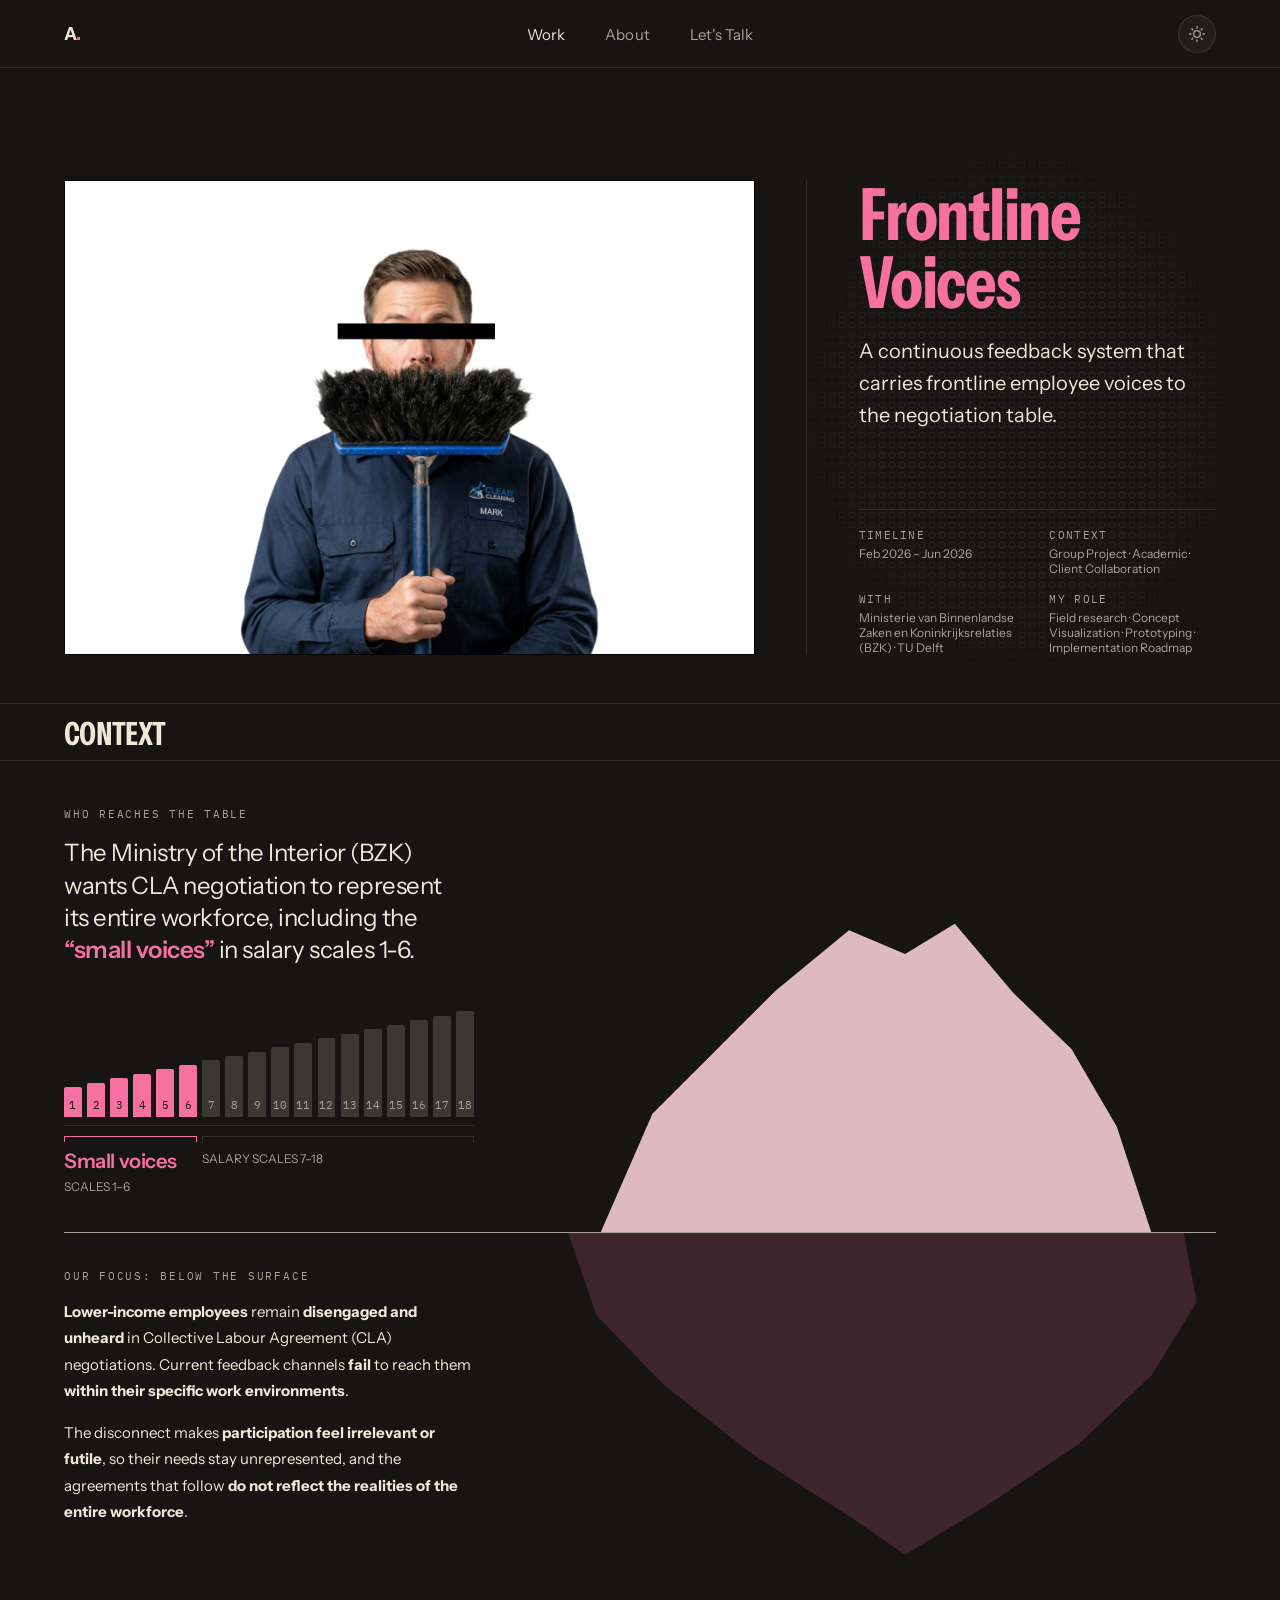
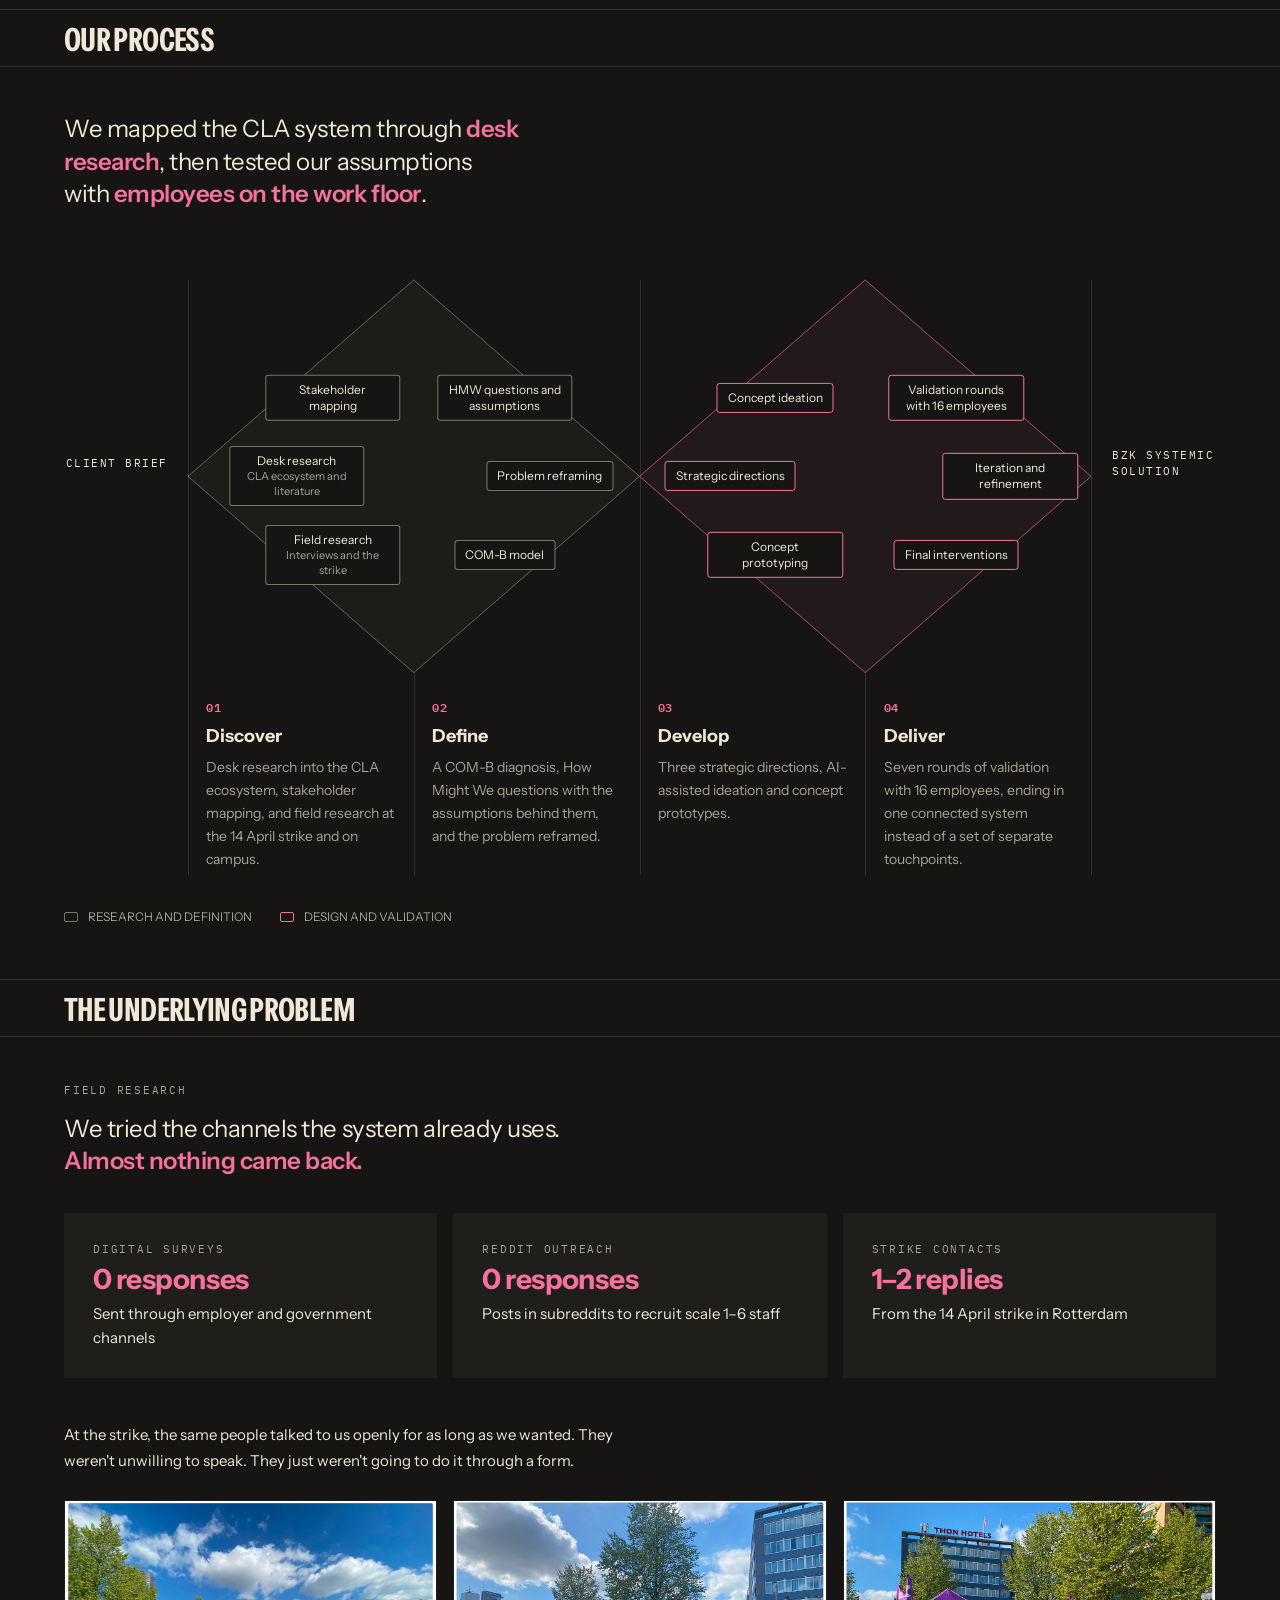
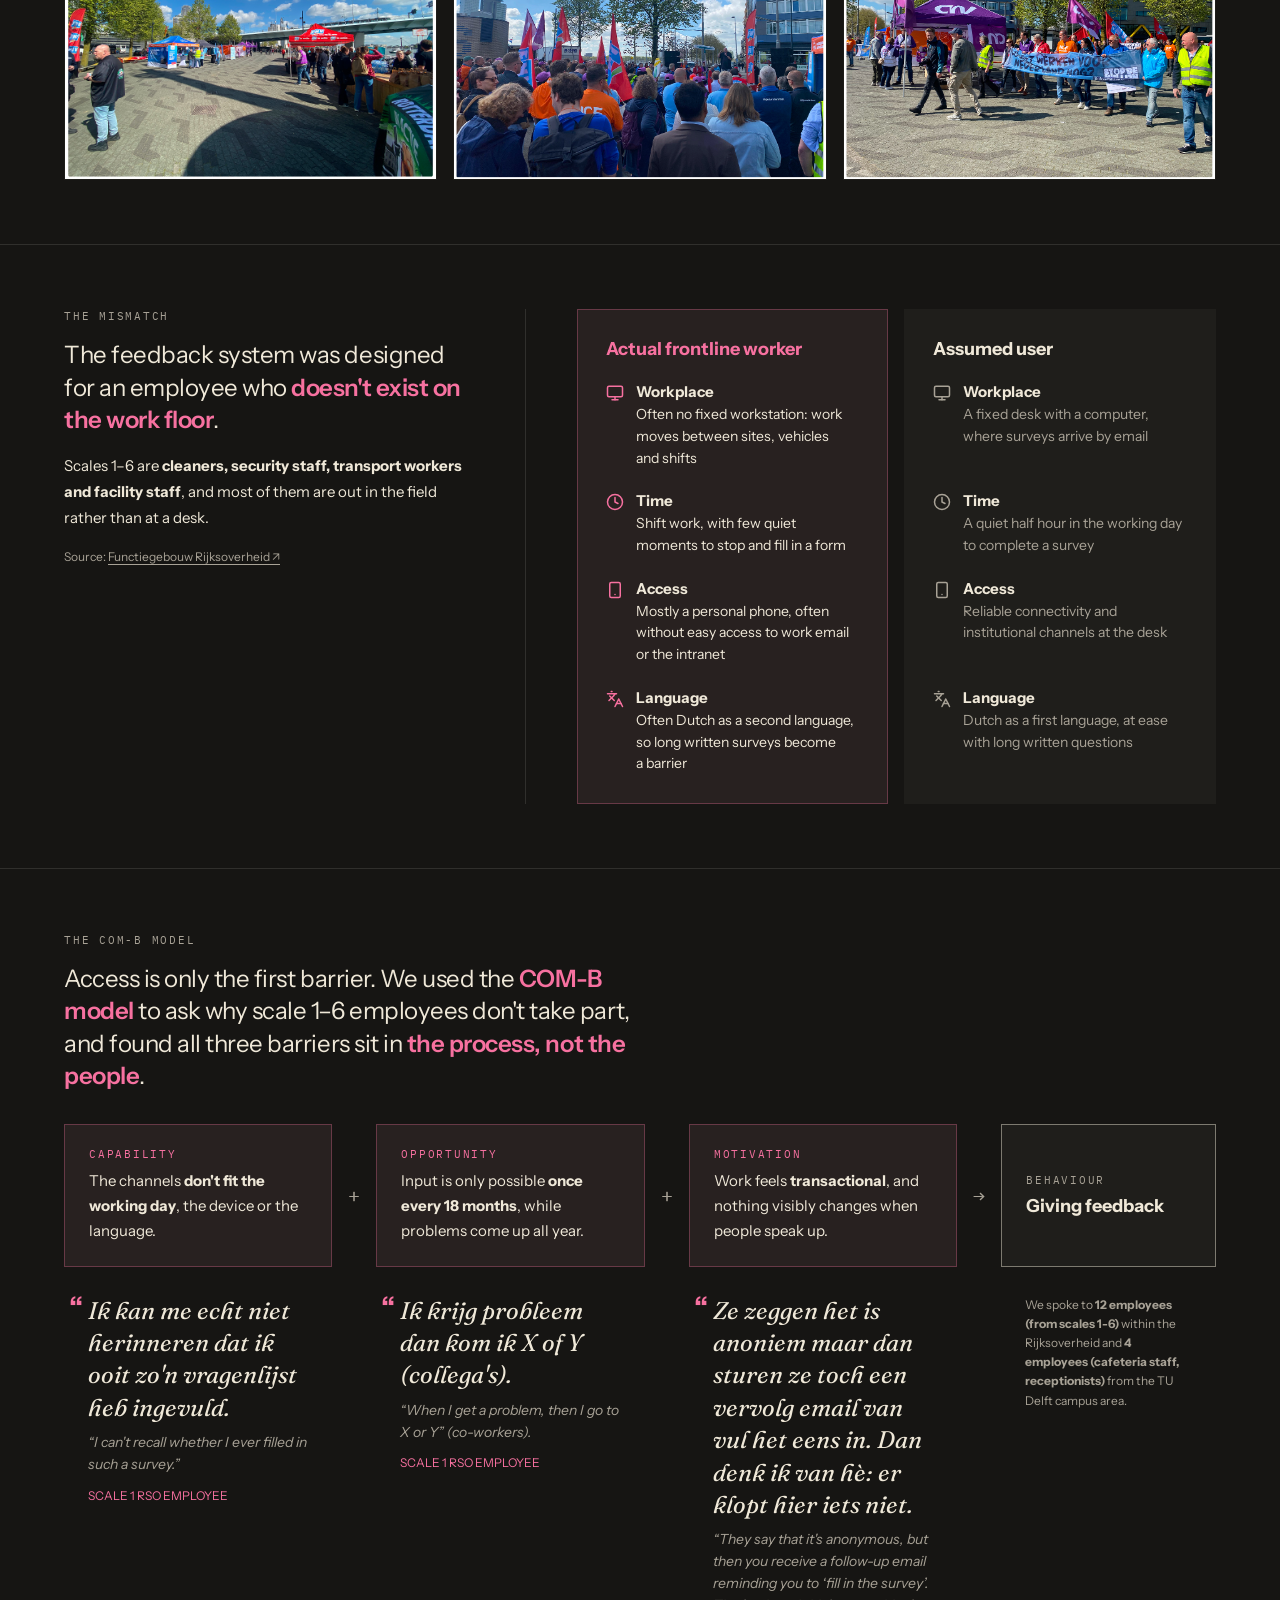
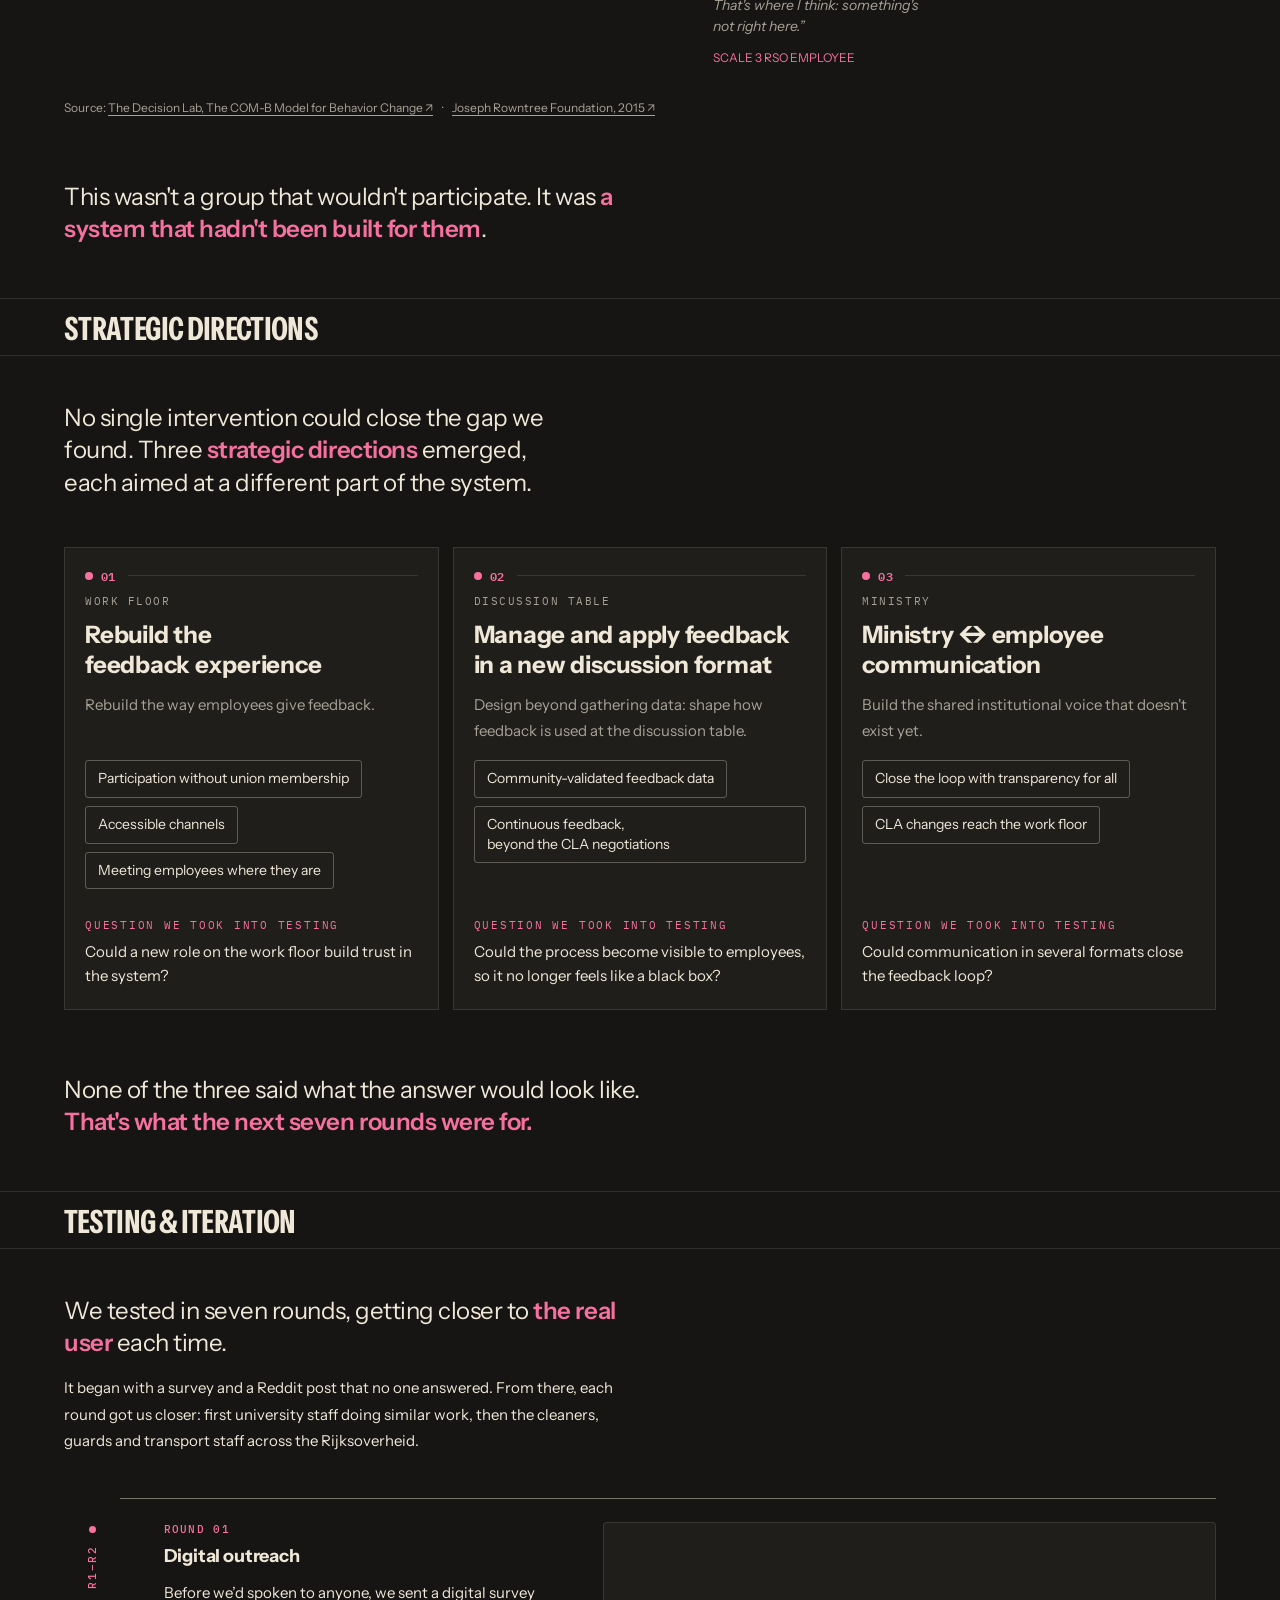
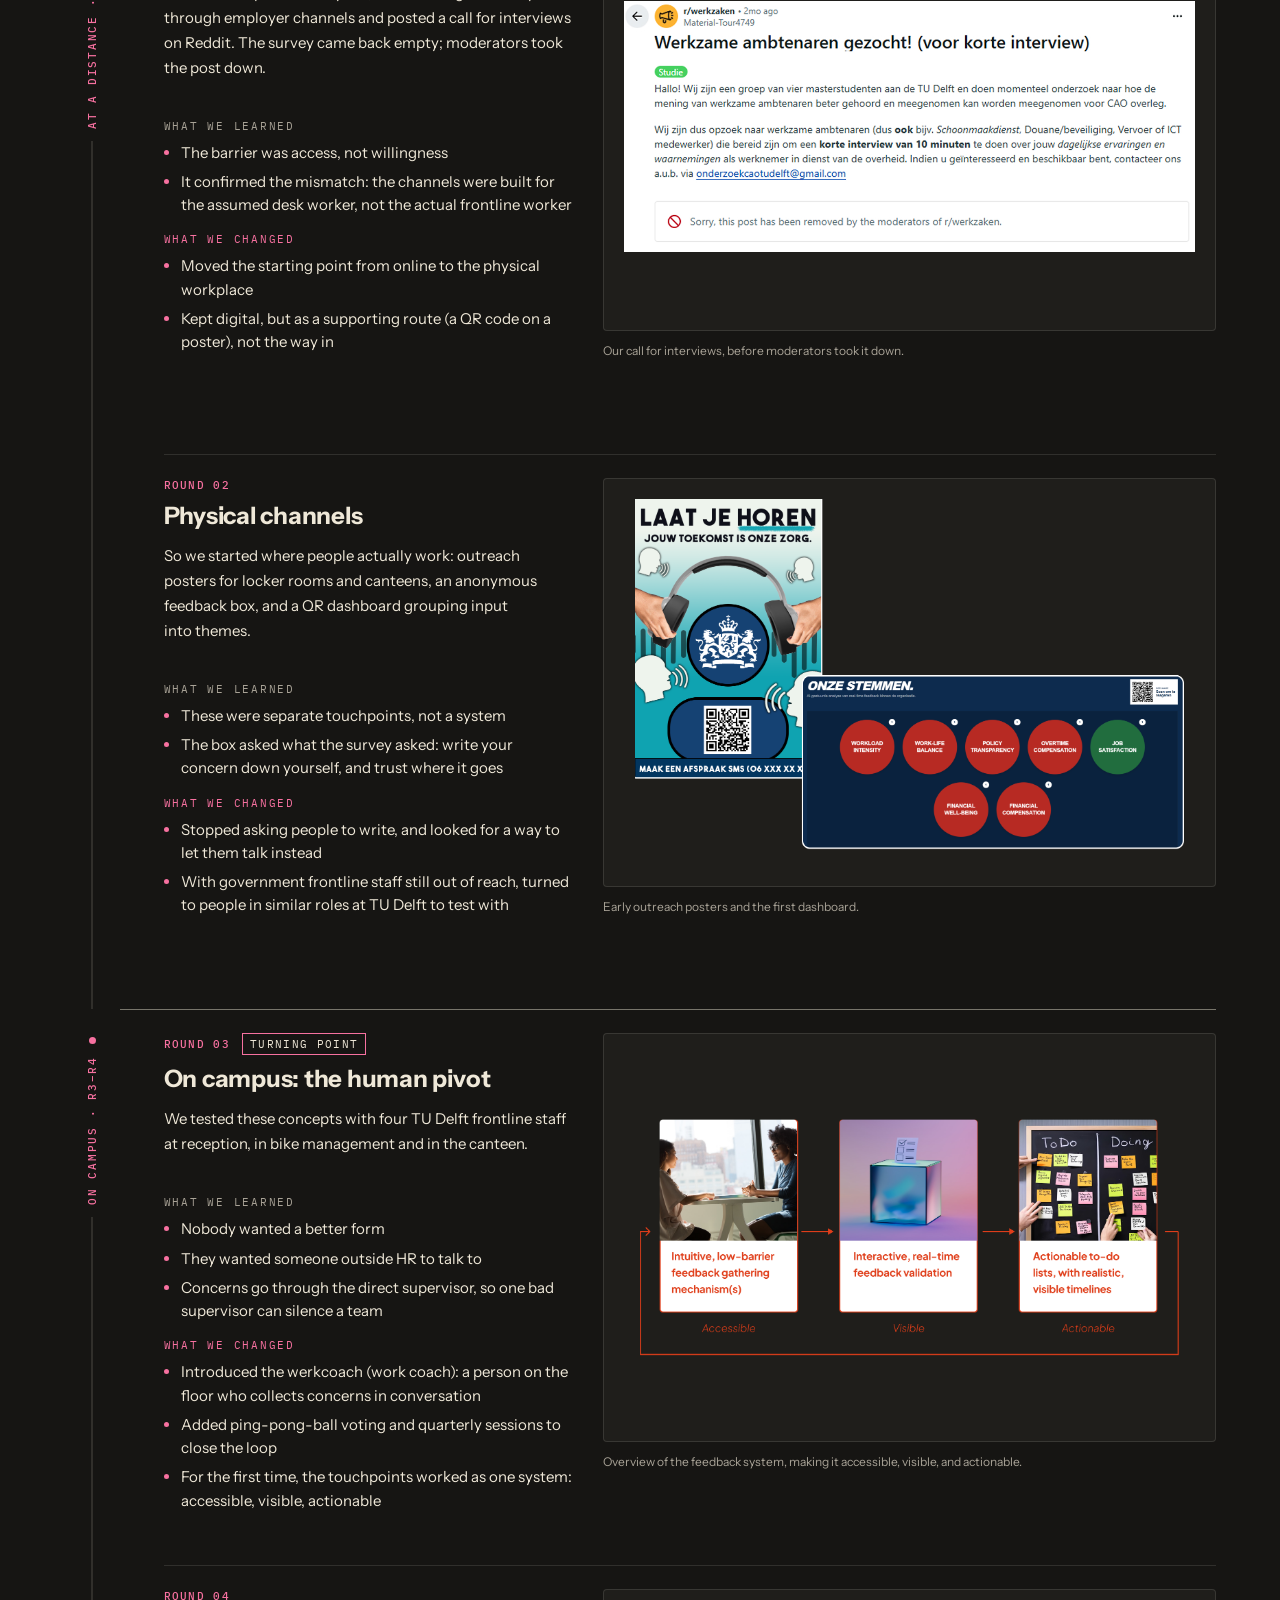
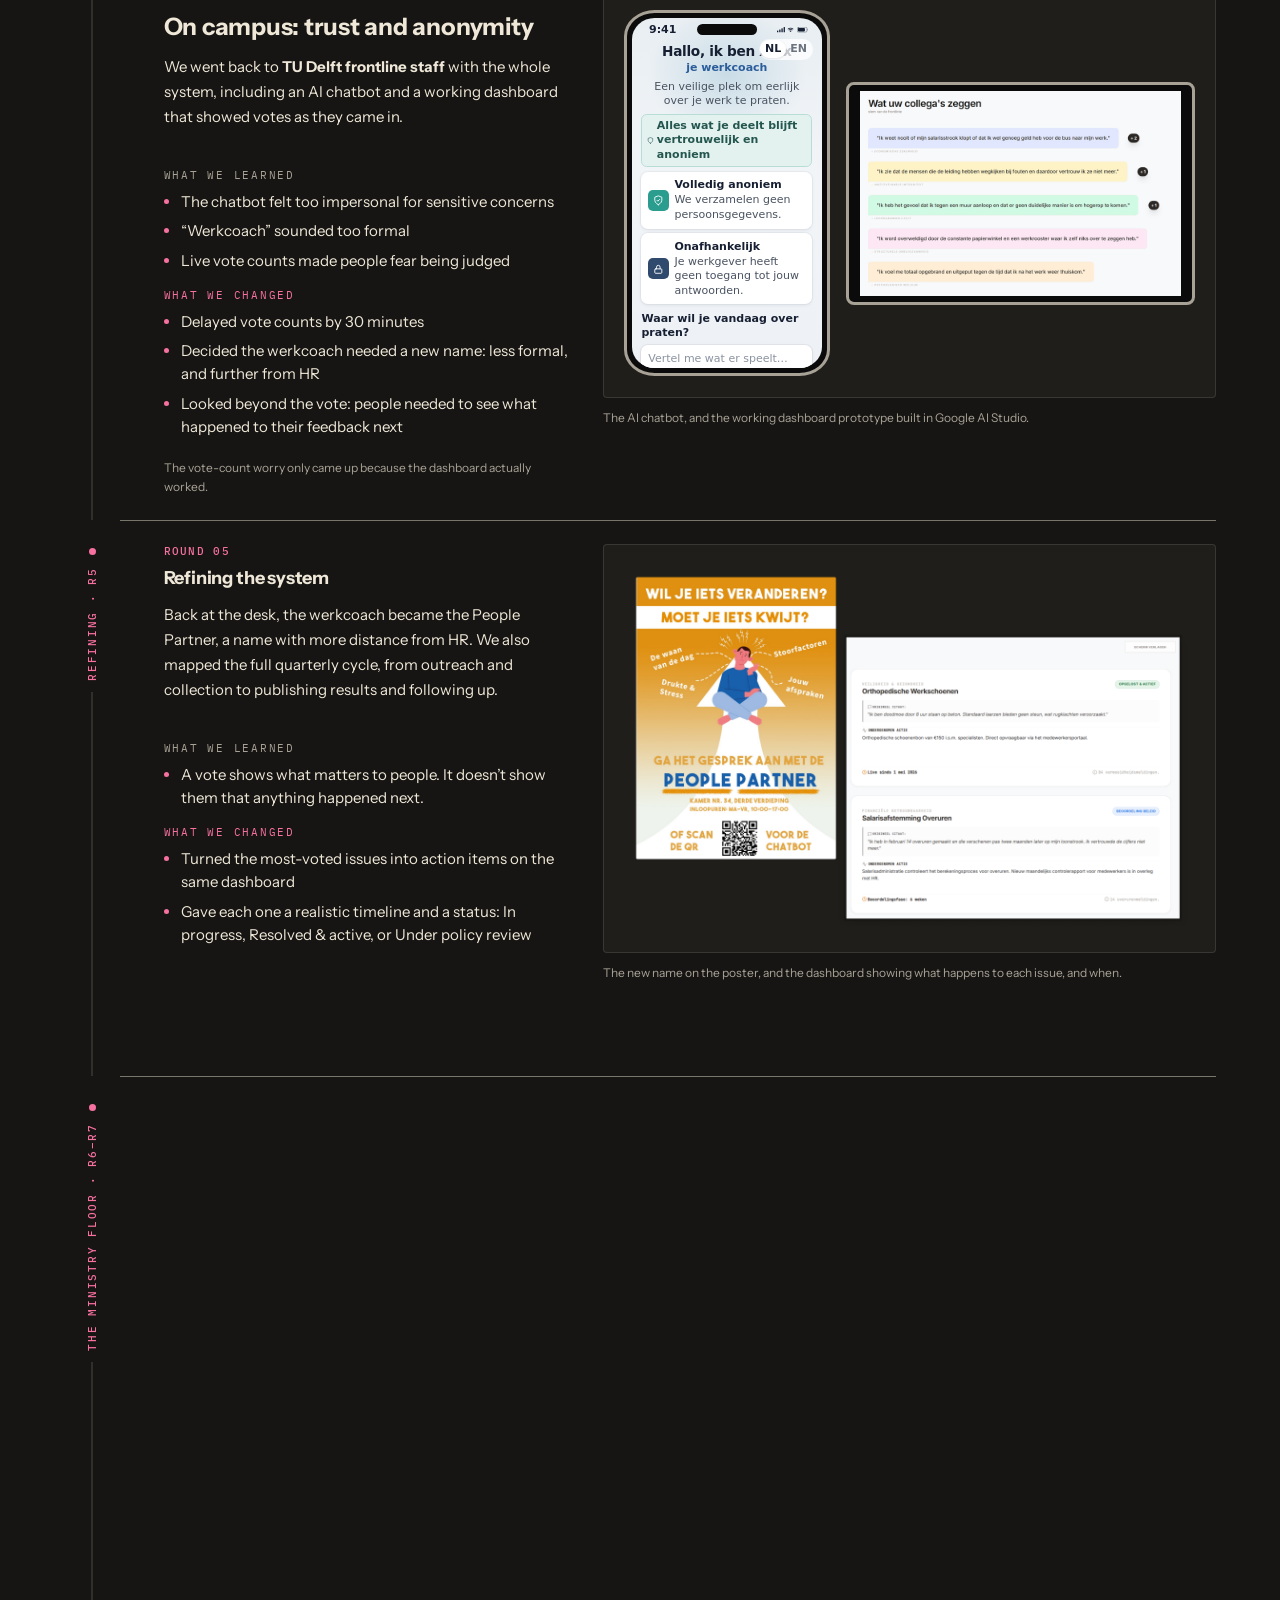
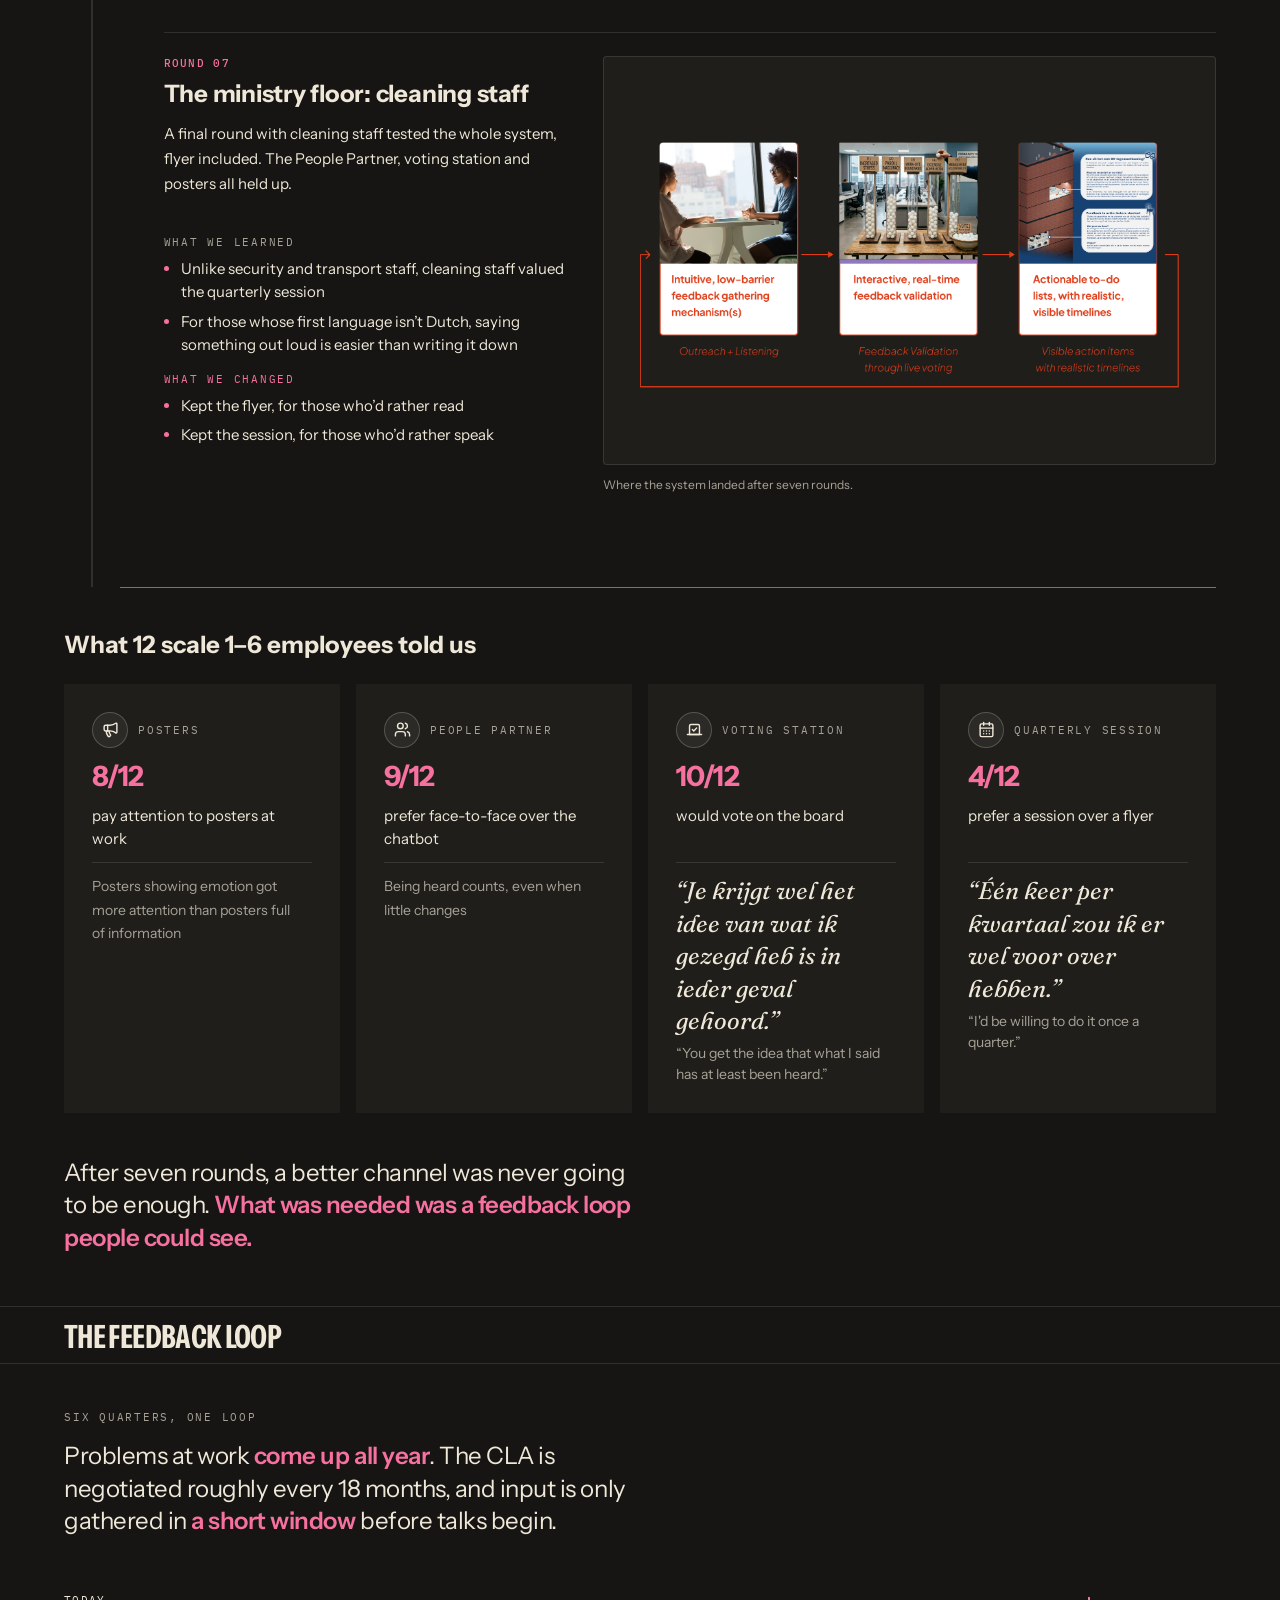
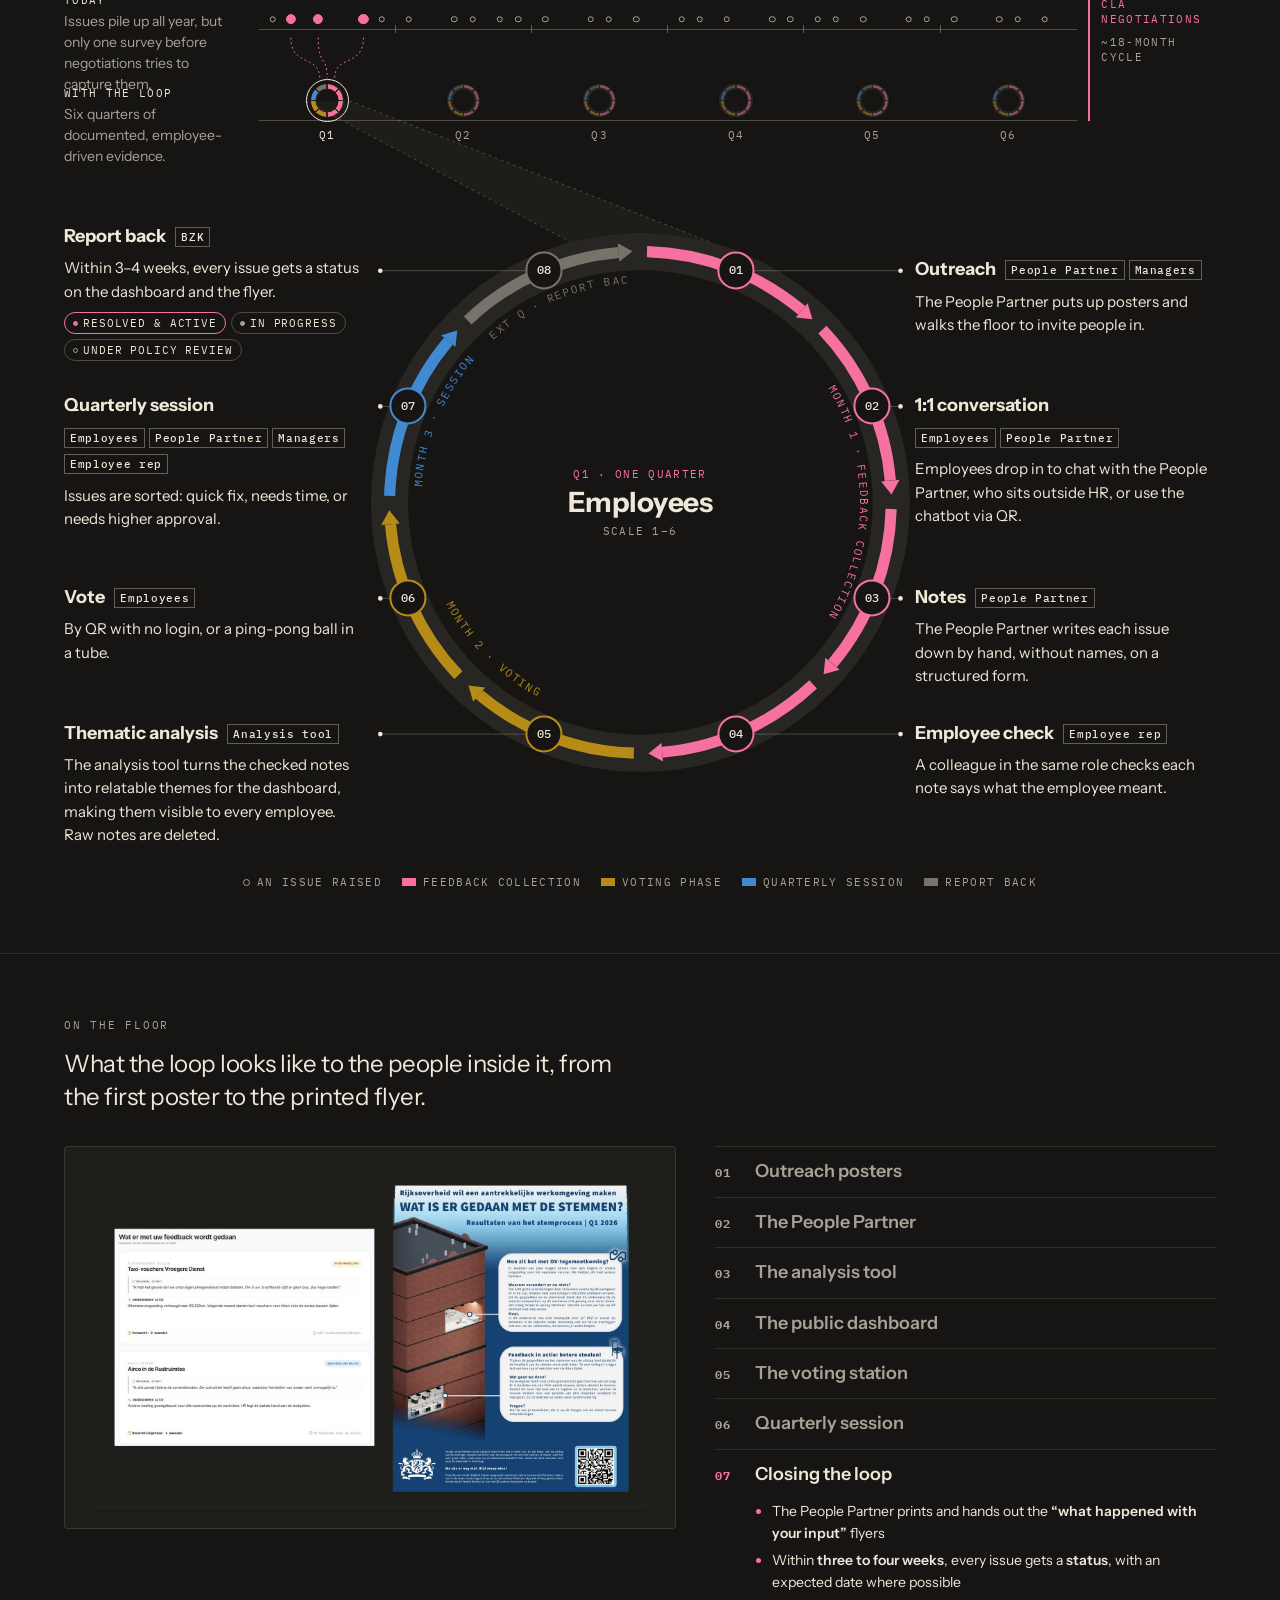
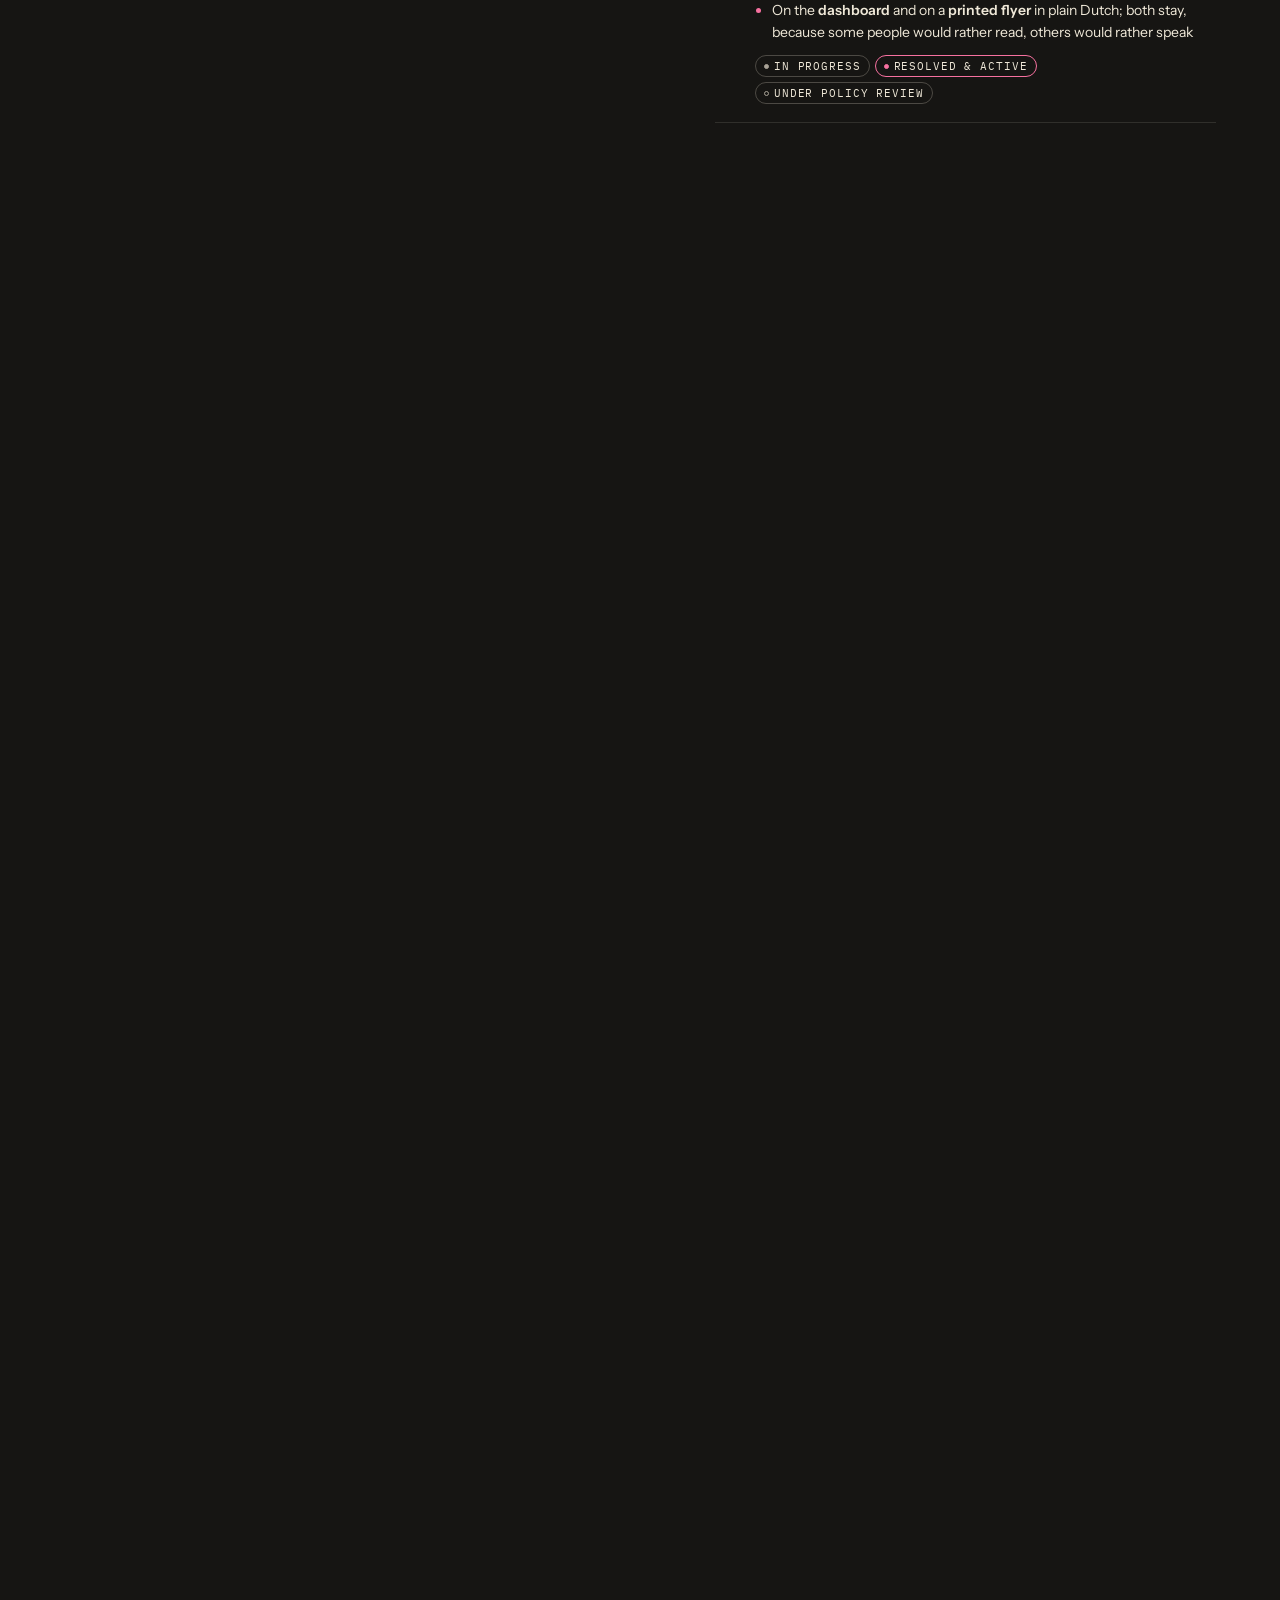
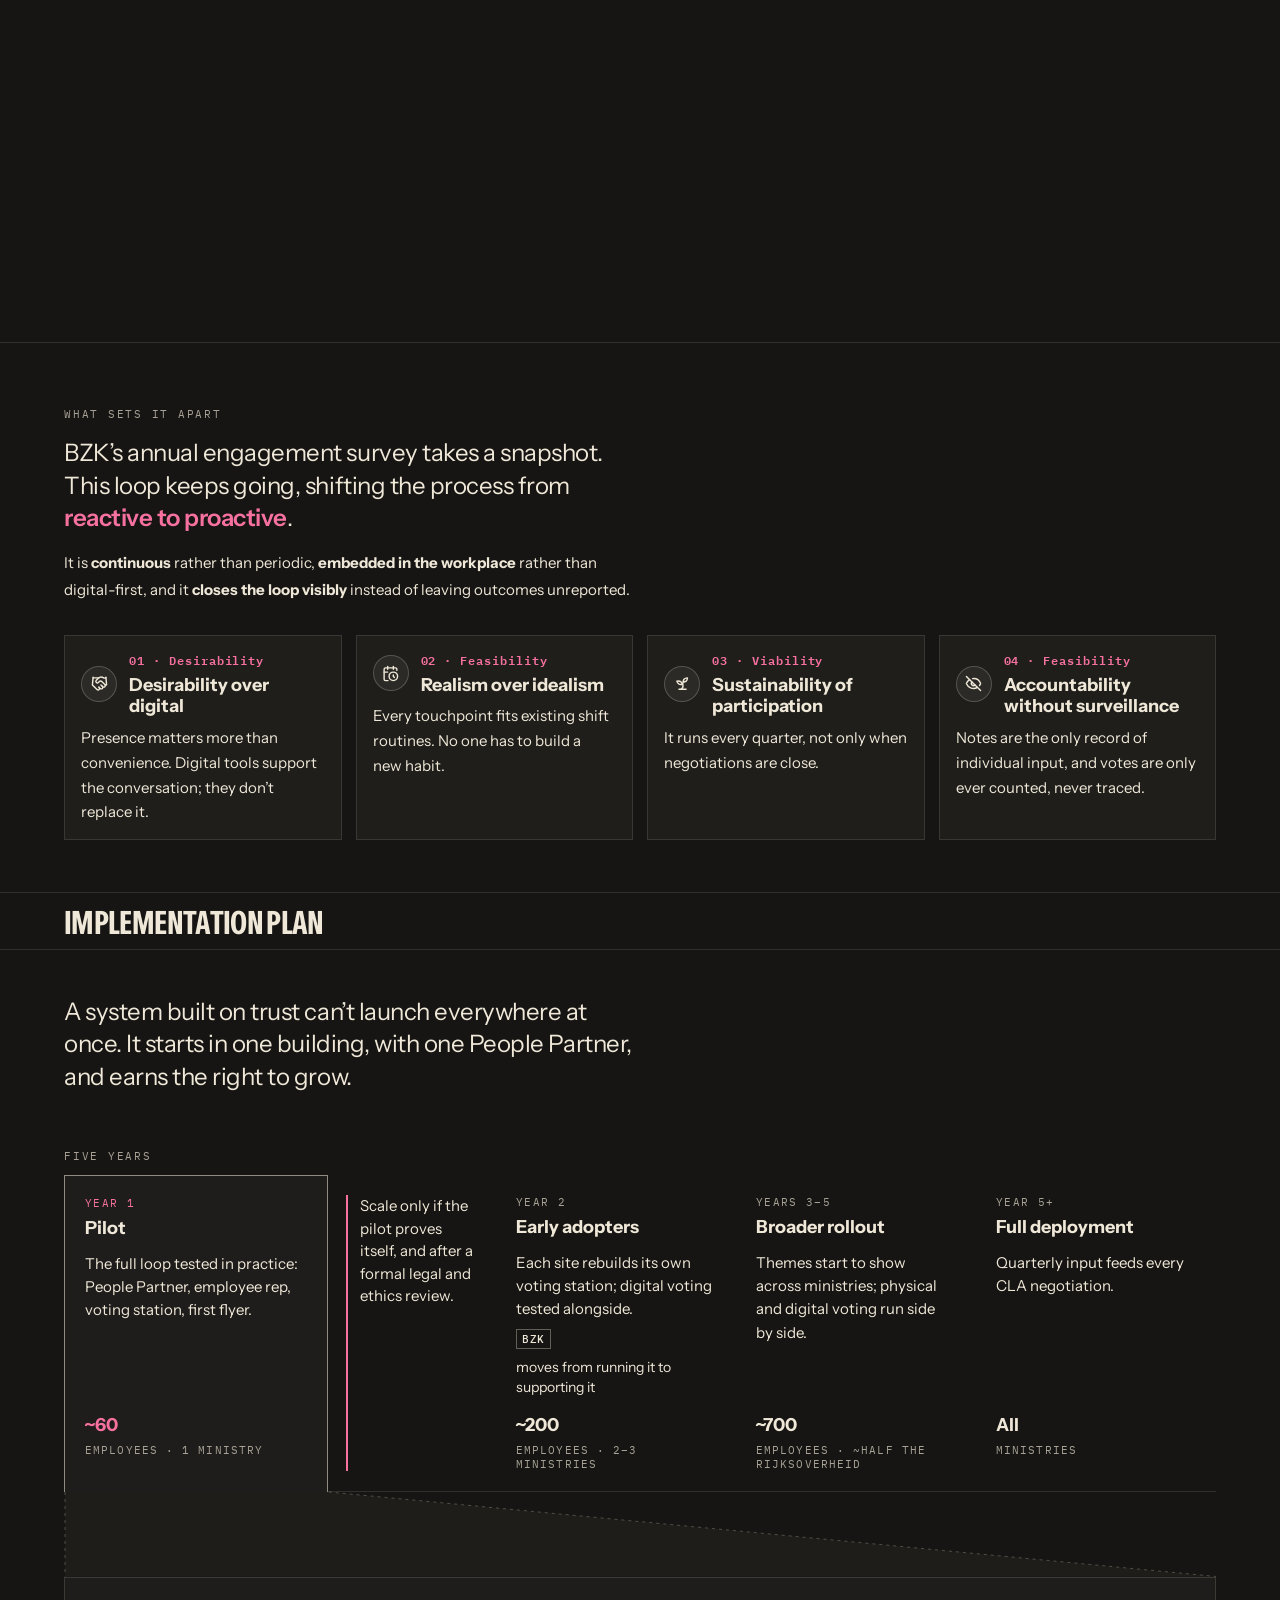
<file: projects/frontline-voices.html>
<!DOCTYPE html>
<html lang="en" data-theme="dark">
<head>
  <meta charset="UTF-8" />
  <meta name="viewport" content="width=device-width, initial-scale=1.0" />
  <meta name="description" content="Frontline Voices: turning frontline experiences into collective input for national labour agreements." />
  <title>Frontline Voices · Ayan</title>

  <!-- ─── Google Fonts ─────────────────────────────── -->
  <link rel="preconnect" href="https://fonts.googleapis.com" />
  <link rel="preconnect" href="https://fonts.gstatic.com" crossorigin />
  <link rel="stylesheet" href="../styles.css" />

  <link rel="stylesheet" href="../case-study.css" />
  <style>
    /* ═══════════════════════════════════════════════════════════════
       DESIGN TOKENS
       ═══════════════════════════════════════════════════════════════ */
    /* Design-system tokens come from styles.css — these alias the old names */

    /* ═══════════════════════════════════════════════════════════════
       RESET & BASE
       ═══════════════════════════════════════════════════════════════ */

    /* ═══════════════════════════════════════════════════════════════
       COMBINED FIXED HEADER WRAPPER
       ═══════════════════════════════════════════════════════════════ */
    /* Identical to the landing page header. */
    /* sits at the top of the page and scrolls away with it */
    /* A case study carries a back button and the theme switch, nothing else —
       the project is the page, and the one exit is the way you came in. */

    /* Same wordmark as the landing page */

    /* Shared circular control. The theme switch and the back button are the
       same object; only their hover motion differs. */

    /* The sun turns; the arrow goes back the way it points. */

    /* ═══════════════════════════════════════════════════════════════
       2A LAYOUT: nine full-width sections
       ═══════════════════════════════════════════════════════════════ */
    /* Page-local layer, re-derived light-first on the design-system tokens.
       Most entries now follow --bg/--text/--border, so they invert for free;
       only the steps the system has no token for are spelled out per theme. */

    /* ── Section shell ─────────────────────────────── */

    /* stretch, so a sticky child of the left column has room to travel */

    /* ── Shared type ───────────────────────────────── */

    .pr-lead {
      max-width: var(--pr-measure);
      max-width: var(--pr-measure);
    }   /* a neutral lead-in, no pink */

    .pr-p {
      max-width: var(--pr-measure);
      max-width: var(--pr-measure);
    }

    /* ── Image placeholders: swap in automatically once files exist ── */

    /* day / night stage */

    /* ── Lightbox (click to zoom), as on Powering Resilience ── */

    /* must beat the display:flex above, or [hidden] does nothing */

    /* ── 01 Hero ───────────────────────────────────── */
    /* Powering Resilience's hero, mirrored: the image takes the wider 60%
       column on the left, the title and facts the 40% on the right */
    .fv-hero {
      display: grid;
      grid-template-columns: 60% 40%;
      align-items: stretch;
      /* clears the header at the top of the page */
      padding: calc(var(--pr-hero-top) + clamp(24px, 4vw, 44px)) var(--pr-gut) clamp(32px, 5vw, 48px);
    }

    /* same frame as the Powering Resilience render; the portrait is
       cropped from the top so the face and broom stay in view */
    .fv-hero-media { aspect-ratio: 16 / 11; background: #000; }
    .fv-hero-media > img { object-position: 50% 22%; }

    .fv-hero-r {
      position: relative;
      isolation: isolate;
      display: flex;
      flex-direction: column;
      gap: 18px;
      margin-left: var(--pr-inner);
      padding-left: var(--pr-inner);
      border-left: 1px solid var(--pr-line);
    }

    /* the landing hero's plain stud field, as on Powering Resilience */
    .fv-hero-r::before {
      content: '';
      position: absolute;
      z-index: -1;
      top: -40px;
      bottom: -24px;
      left: 0;
      right: calc(-1 * var(--pr-gut));
      pointer-events: none;
      background-image: var(--pr-studs);
      background-size: 10px 10px;
      -webkit-mask-image: radial-gradient(56% 60% at 45% 50%, #000 45%, rgba(0, 0, 0, 0.4) 75%, transparent 100%);
              mask-image: radial-gradient(56% 60% at 45% 50%, #000 45%, rgba(0, 0, 0, 0.4) 75%, transparent 100%);
    }

    .fv-hero-title {
      font-family: var(--font-h);
      font-stretch: var(--stretch-condensed);
      font-size: var(--cs-title);
      font-weight: var(--weight-bold);
      letter-spacing: var(--tracking-display);
      line-height: 0.95;
      color: var(--accent);
    }

    .fv-hero-sub {
      font-size: var(--cs-intro);
      line-height: 1.6;
      color: var(--text);
      max-width: 30ch;
    }

    .fv-hero-rule { margin-top: auto; }

    /* ── Context ───────────────────────────────────── */
    /* Powering Resilience's 40 / 60 split, in three rows: what shows above
       the surface, the waterline, and what sits below it. The text takes the
       40% column; the iceberg sits flush right in the 60% column, sized to the
       screen, so the waterline ends where the berg does. The berg is cut into
       its tip and its mass so each half sits in its own row and the waterline
       lines up with the text. */
    .fv-ctx {
      display: grid;
      grid-template-columns: 40% 60%;
      grid-template-areas:
        "above tip"
        "water water"
        "below mass";
    }

    .fv-above { grid-area: above; padding: 0 var(--pr-inner) clamp(24px, 3vw, 36px) 0; }
    .fv-below { grid-area: below; padding: clamp(24px, 3vw, 36px) var(--pr-inner) 0 0; }
    /* about ten words a line at most */
    .fv-ctx .pr-lead { text-wrap: balance; }

    /* ── Salary scales: 18 bars rising, scales 1–6 in accent ── */
    .fv-scales {
      --g: clamp(3px, 0.4vw, 6px);
      display: flex;
      flex-direction: column;
      gap: 10px;
      margin-top: clamp(16px, 2.4vw, 28px);
    }

    .fv-bars {
      display: flex;
      align-items: flex-end;
      gap: var(--g);
      height: clamp(100px, 9vw, 150px);
      padding-bottom: 8px;
      border-bottom: 1px solid var(--pr-line);
      list-style: none;
    }

    .fv-bars li {
      flex: 1;
      height: calc(28% + var(--i) * 4.2%);
      display: flex;
      align-items: flex-end;
      justify-content: center;
      padding-bottom: 6px;
      border-radius: 2px 2px 0 0;
      background: color-mix(in oklch, var(--text) 16%, transparent);
      font-family: var(--font-mono);
      font-size: var(--cs-label);
      line-height: 1;
      color: var(--pr-dim);
      transform-origin: bottom;
    }

    .fv-bars li.is-low {
      background: var(--accent);
      color: var(--text-on-ink);
    }

    /* the key: a bracket under scales 1–6 naming them, and one under 7–18 */
    .fv-key { display: flex; gap: var(--g); }

    .fv-key-grp {
      position: relative;
      display: flex;
      flex-direction: column;
      gap: 4px;
      padding-top: 12px;
      border-top: 1px solid var(--pr-line);
    }

    .fv-key-grp::before,
    .fv-key-grp::after {
      content: '';
      position: absolute;
      top: -1px;
      width: 1px;
      height: 6px;
      background: currentColor;
    }
    .fv-key-grp::before { left: 0; }
    .fv-key-grp::after  { right: 0; }

    /* six of eighteen columns, plus the five gaps between them */
    .fv-key-low {
      width: calc((100% - 17 * var(--g)) * 6 / 18 + 5 * var(--g));
      border-top-color: var(--accent);
      color: var(--accent);
    }

    .fv-key-rest { flex: 1; color: var(--pr-line); }

    .fv-voices {
      font-family: var(--font-h);
      font-size: var(--cs-intro);
      font-weight: 600;
      letter-spacing: -0.02em;
      line-height: 1.2;
      color: var(--accent-text);
    }

    .fv-key .pr-cap { text-transform: uppercase; color: var(--pr-dim); }

    /* ── The iceberg ── */
    .fv-tip  { grid-area: tip;  display: flex; align-items: flex-end; }
    .fv-mass { grid-area: mass; display: flex; align-items: flex-start; }

    /* flush right, so the waterline ends where the berg does; never
       taller than the screen */
    .fv-berg {
      display: block;
      width: min(100%, calc((100svh - 170px) * 640 / 620));
      margin-left: auto;
      overflow: visible;
    }

    /* quiet, dusty pinks: the berg frames the text rather than competing with it */
    .fv-ctx { --berg-tip: oklch(0.9 0.035 0); --berg-mass: oklch(0.8 0.05 0); }
    [data-theme="dark"] .fv-ctx { --berg-tip: oklch(0.82 0.045 0); --berg-mass: oklch(0.3 0.04 0); }
    .fv-tip-shape  { fill: var(--berg-tip); }
    .fv-mass-shape { fill: var(--berg-mass); }

    .fv-water {
      grid-area: water;
      height: 1px;
      border: 0;
      background: var(--pr-dim);
    }

    /* ── Motion: the waterline draws, the tip surfaces, the mass sinks
       into view, the scales rise and 1–6 light up, then the key appears;
       after that the berg drifts very slightly ── */
    .fv-anim .fv-water        { transform: scaleX(0); transform-origin: left; transition: transform 1.1s var(--ease-snap); }
    .fv-anim .fv-tip-shape    { clip-path: inset(100% 0 0 0); transition: clip-path 1.2s var(--spring) 0.5s; }
    .fv-anim .fv-mass-shape   { clip-path: inset(0 0 100% 0); transition: clip-path 1.6s var(--ease-snap) 0.7s; }
    .fv-anim .fv-bars li      { transform: scaleY(0); transition: transform 0.6s var(--spring) calc(0.2s + var(--i) * 0.04s), background-color 0.4s ease; }
    .fv-anim .fv-bars li.is-low { background: color-mix(in oklch, var(--text) 16%, transparent); color: var(--pr-dim); }
    .fv-anim .fv-key          { opacity: 0; transform: translateY(6px); transition: opacity 0.6s ease 1.9s, transform 0.6s var(--spring) 1.9s; }

    .fv-anim.is-in .fv-water      { transform: none; }
    .fv-anim.is-in .fv-tip-shape,
    .fv-anim.is-in .fv-mass-shape { clip-path: inset(0); }
    .fv-anim.is-in .fv-bars li    { transform: none; }
    .fv-anim.is-in .fv-key        { opacity: 1; transform: none; }
    /* once the bars stand, scales 1–6 light up one after another */
    .fv-anim.is-in .fv-bars li.is-low {
      background: var(--accent);
      color: var(--text-on-ink);
      transition-delay: calc(0.2s + var(--i) * 0.04s), calc(1.1s + var(--i) * 0.12s);
    }
    .fv-anim.is-in .fv-berg { animation: fv-drift 7s ease-in-out 2.4s infinite; }

    @keyframes fv-drift {
      0%, 100% { transform: translateY(0); }
      50%      { transform: translateY(-4px); }
    }

    /* ── Our Process ───────────────────────────────── */
    .fv-proc-intro { max-width: var(--pr-measure); margin-bottom: clamp(28px, 4vw, 44px); text-wrap: balance; }

    /* the double diamond: brief on the left, solution on the right, the
       four phases between them; on narrow screens it scrolls sideways
       rather than shrinking past legibility */
    .fv-dd-scroll { overflow-x: auto; scrollbar-width: thin; }

    .fv-dd {
      display: grid;
      grid-template-columns: 6.5rem minmax(0, 1fr) 6.5rem;
      grid-template-areas:
        "brief stage end"
        ".     caps  .";
      column-gap: clamp(12px, 1.6vw, 24px);
      min-width: 860px;
    }

    .fv-dd-end {
      align-self: center;
      font-family: var(--font-mono);
      font-size: var(--cs-label);
      line-height: 1.5;
      letter-spacing: 0.14em;
      text-transform: uppercase;
      color: var(--pr-head);
    }
    .fv-dd-end--in  { grid-area: brief; text-align: right; }
    .fv-dd-end--out { grid-area: end; }

    /* phase dividers run through the diagram and the captions below it */
    .fv-dd-stage {
      background:
        linear-gradient(var(--pr-line), var(--pr-line)) 0     0 / 1px 100% no-repeat,
        linear-gradient(var(--pr-line), var(--pr-line)) 50%   0 / 1px 100% no-repeat,
        linear-gradient(var(--pr-line), var(--pr-line)) 100%  0 / 1px 100% no-repeat;
    }

    .fv-dd-caps {
      background:
        linear-gradient(var(--pr-line), var(--pr-line)) 0     0 / 1px 100% no-repeat,
        linear-gradient(var(--pr-line), var(--pr-line)) 25%   0 / 1px 100% no-repeat,
        linear-gradient(var(--pr-line), var(--pr-line)) 50%   0 / 1px 100% no-repeat,
        linear-gradient(var(--pr-line), var(--pr-line)) 75%   0 / 1px 100% no-repeat,
        linear-gradient(var(--pr-line), var(--pr-line)) 100%  0 / 1px 100% no-repeat;
    }

    .fv-dd-stage {
      grid-area: stage;
      position: relative;
      aspect-ratio: 2.3 / 1;
      margin-block: clamp(16px, 2vw, 28px) 0;
      padding-block: 0;
    }

    .fv-dd-lines {
      position: absolute;
      inset: 0;
      width: 100%;
      height: 100%;
      overflow: visible;
    }

    /* the viewBox shares the stage's 2.3 : 1 ratio, so it scales evenly;
       0.45 units comes out at about a pixel on a laptop */
    .fv-dd-lines path { stroke-width: 0.45; }
    .fv-dd-lines .fv-dd-d1 { stroke: color-mix(in oklch, var(--text) 40%, transparent); fill: color-mix(in oklch, var(--text) 3%, transparent); }
    .fv-dd-lines .fv-dd-d2 { stroke: color-mix(in oklch, var(--accent) 70%, transparent); fill: color-mix(in oklch, var(--accent) 5%, transparent); }

    /* method tags, placed by their centre on the diagram */
    .fv-tag {
      position: absolute;
      left: var(--x);
      top: var(--y);
      transform: translate(-50%, -50%);
      width: max-content;
      max-width: 15%;
      padding: 6px 10px;
      border: 1px solid color-mix(in oklch, var(--text) 45%, transparent);
      border-radius: 3px;
      background: var(--bg);
      font-family: var(--font-h);
      font-size: var(--cs-ref);
      line-height: 1.35;
      text-align: center;
      color: var(--pr-head);
    }

    .fv-tag small {
      display: block;
      font-size: var(--cs-label);
      color: var(--pr-dim);
    }

    .fv-tag--dv { border-color: var(--accent); }

    /* under each phase: number, name, what happened there */
    .fv-dd-caps {
      grid-area: caps;
      display: grid;
      grid-template-columns: repeat(4, 1fr);
      padding-top: clamp(16px, 2vw, 24px);
    }

    .fv-cap {
      display: flex;
      flex-direction: column;
      gap: 8px;
      padding: 0 clamp(12px, 1.4vw, 20px) 4px;
    }

    .fv-cap-num {
      font-family: var(--font-mono);
      font-size: var(--cs-index);
      font-weight: 600;
      letter-spacing: 0.04em;
      color: var(--accent-text);
    }

    /* same as a Powering Resilience step title */
    .fv-cap-t {
      font-family: var(--font-h);
      font-size: var(--cs-card-title);
      font-weight: 700;
      line-height: 1.3;
      color: var(--pr-head);
    }

    .fv-cap .pr-p { font-size: var(--cs-body-s); line-height: 1.65; color: var(--pr-dim); }

    .fv-dd-key {
      display: flex;
      flex-wrap: wrap;
      gap: 10px 28px;
      margin-top: clamp(20px, 3vw, 32px);
    }

    .fv-dd-key .pr-cap { display: flex; align-items: center; gap: 10px; text-transform: uppercase; color: var(--pr-dim); }

    .fv-dd-key .pr-cap::before {
      content: '';
      width: 14px;
      height: 10px;
      border: 1px solid color-mix(in oklch, var(--text) 45%, transparent);
      border-radius: 2px;
    }

    .fv-dd-key .fv-key-dv::before { border-color: var(--accent); }

    /* ── Motion: the diamonds draw themselves, then each phase's tags and
       caption arrive in order, left to right ── */
    .fv-anim .fv-dd-lines path { stroke-dasharray: 1; stroke-dashoffset: 1; transition: stroke-dashoffset 1.6s var(--ease-snap); }
    .fv-anim .fv-dd-lines .fv-dd-d2 { transition-delay: 0.5s; }
    .fv-anim .fv-tag,
    .fv-anim .fv-cap,
    .fv-anim .fv-dd-end        { opacity: 0; transition: opacity 0.6s ease, translate 0.6s var(--spring); transition-delay: calc(0.6s + var(--p, 0) * 0.35s); }
    .fv-anim .fv-tag           { translate: 0 6px; }
    .fv-anim .fv-cap           { translate: 0 10px; }

    .fv-anim.is-in .fv-dd-lines path { stroke-dashoffset: 0; }
    .fv-anim.is-in .fv-tag,
    .fv-anim.is-in .fv-cap,
    .fv-anim.is-in .fv-dd-end        { opacity: 1; translate: 0 0; }

    /* ── The underlying problem: the mismatch ──────── */
    /* the statement on the left; on the right, the assumed user and the
       actual frontline worker compared topic by topic (Powering Resilience's
       "why not home batteries" cards) */
    /* the main and the small text share the column's full width */
    .fv-who .pr-cap a { color: inherit; text-decoration: underline; text-underline-offset: 3px; }
    .fv-who .pr-cap a:hover { color: var(--accent-text); }

    /* two cards, actual worker and assumed user, each listing the same four topics;
       a shared subgrid keeps each attribute level across both cards */
    .pr-vs {
      display: grid;
      grid-template-columns: 1fr 1fr;
      grid-template-rows: repeat(5, auto);
      column-gap: 16px;
    }

    .pr-vs-card {
      grid-row: 1 / span 5;
      display: grid;
      grid-template-rows: subgrid;
      row-gap: clamp(16px, 1.8vw, 22px);
      padding: clamp(20px, 2.2vw, 28px);
      background: var(--surface);
      border: 1px solid transparent;
    }

    .pr-vs-card--hl {
      background: color-mix(in srgb, var(--accent) 4%, var(--surface));
      border-color: color-mix(in srgb, var(--accent) 30%, transparent);
    }

    .pr-vs-card--hl .pr-vs-h { color: var(--accent-text); }

    .pr-vs-card--hl .pr-vs-d { color: var(--text); }

    /* the highlighted card's icons pick up the accent */
    .pr-vs-card--hl .pr-vs-ico { color: var(--accent); }

    /* ── Motion: the cards rise in turn ── */
    .fv-anim .pr-vs-card       { opacity: 0; translate: 0 14px; transition: opacity 0.6s ease, translate 0.7s var(--spring); transition-delay: calc(var(--i) * 0.2s); }
    .fv-anim.is-in .pr-vs-card { opacity: 1; translate: 0 0; }

    /* ── The COM-B model ───────────────────────────── */
    /* subsection rules run the full width of the page, like the section
       bands above them, out through the body's gutters */
    .fv-sub-rule { margin-block: clamp(40px, 5vw, 64px); margin-inline: calc(-1 * var(--pr-gut)); }

    .fv-comb-intro { max-width: var(--pr-measure); margin-bottom: clamp(24px, 3vw, 32px); }

    /* row 1 reads as an equation: C + O + M → B. Row 2: under each
       barrier, an employee naming it; under behaviour, who we spoke to */
    .fv-comb {
      --line: color-mix(in oklch, var(--text) 45%, transparent);
      display: grid;
      grid-template-columns: minmax(0, 1fr) auto minmax(0, 1fr) auto minmax(0, 1fr) auto minmax(0, 0.8fr);
      gap: clamp(24px, 2.2vw, 28px) 16px;
    }

    .fv-comb > * { grid-column: var(--c); }
    .fv-comb-card, .fv-comb-op { grid-row: 1; }

    .fv-comb-card {
      display: flex;
      flex-direction: column;
      gap: 8px;
      padding: clamp(16px, 1.8vw, 22px) clamp(18px, 2vw, 24px);
      border: 1px solid color-mix(in srgb, var(--accent) 30%, transparent);
      background: color-mix(in srgb, var(--accent) 4%, var(--surface));
    }

    .fv-comb-card .pr-eyebrow { color: var(--accent-text); }
    .fv-comb-card .pr-p { font-size: var(--cs-body); line-height: 1.65; }

    /* the outcome: the neutral box, not one of the barriers */
    .fv-comb-beh {
      justify-content: center;
      border-color: var(--line);
      background: var(--surface);
    }

    .fv-comb-beh .pr-eyebrow { color: var(--pr-dim); }

    .fv-comb-beh-t {
      font-family: var(--font-h);
      font-size: var(--cs-card-title);
      font-weight: 700;
      line-height: 1.3;
      color: var(--pr-head);
    }

    .fv-comb-op {
      align-self: center;
      font-family: var(--font-mono);
      font-size: var(--cs-intro);
      line-height: 1;
      color: var(--pr-dim);
    }

    .fv-comb-op::before { content: '+'; }
    .fv-comb-op--to::before { content: '\2192'; }

    /* quotes sit flush with the card text above them */
    .fv-comb-quote,
    .fv-comb-note {
      grid-row: 2;
      align-self: start;
      display: flex;
      flex-direction: column;
      gap: 10px;
      padding-inline: clamp(18px, 2vw, 24px);
    }

    .fv-comb-quote blockquote { position: relative; display: flex; flex-direction: column; gap: 8px; }

    /* the quote mark hangs in the gutter, so the words stay flush with
       the card text above */
    .fv-comb-quote blockquote::before {
      content: '\201C';
      position: absolute;
      right: 100%;
      top: -0.06em;
      margin-right: 5px;
      font-family: var(--font-h);
      font-size: var(--cs-stat);
      font-weight: 700;
      line-height: 1;
      color: var(--accent);
    }

    .fv-quote-nl {
      font-family: var(--font-serif);
      font-style: italic;
      font-size: var(--cs-quote);
      font-weight: 400;
      line-height: var(--cs-leading-lead);
      color: var(--pr-head);
    }

    .fv-quote-en {
      font-size: var(--cs-body-s);
      font-style: italic;
      line-height: 1.55;
      color: var(--pr-dim);
    }

    .fv-comb-quote figcaption { text-transform: uppercase; color: var(--accent-text); }
    .fv-comb-note .pr-cap { color: var(--pr-dim); }

    .fv-comb-src { margin-top: clamp(24px, 2.4vw, 32px); }
    .fv-comb-src-sep { margin-inline: 0.75em; }

    /* ── Motion: each term fades up in reading order, its quote just after ── */
    .fv-anim .fv-comb-card { opacity: 0; translate: 0 14px; transition: opacity 0.6s ease, translate 0.7s var(--spring); transition-delay: calc(var(--i) * 0.18s); }
    .fv-anim .fv-comb-op   { opacity: 0; transition: opacity 0.5s ease; transition-delay: calc(var(--i) * 0.18s - 0.08s); }

    .fv-anim.is-in .fv-comb-card { opacity: 1; translate: 0 0; }
    .fv-anim .fv-comb-quote,
    .fv-anim .fv-comb-note { opacity: 0; translate: 0 14px; transition: opacity 0.6s ease, translate 0.7s var(--spring); transition-delay: calc(0.35s + var(--i) * 0.18s); }

    .fv-anim.is-in .fv-comb-op   { opacity: 1; }
    .fv-anim.is-in .fv-comb-quote,
    .fv-anim.is-in .fv-comb-note { opacity: 1; translate: 0 0; }


    /* ── Field research: what came back through the existing channels ── */
    .fv-field { padding-bottom: 0; }
    .fv-field-intro { max-width: var(--pr-measure); margin-bottom: clamp(24px, 3vw, 36px); }

    /* three result cards, the same treatment as the pr-vs cards */
    .fv-results {
      display: grid;
      grid-template-columns: repeat(3, minmax(0, 1fr));
      gap: 16px;
    }

    .fv-result {
      display: flex;
      flex-direction: column;
      gap: 6px;
      padding: clamp(20px, 2.2vw, 28px);
      background: var(--surface);
      border: 1px solid transparent;
    }

    /* label, then the figure in Powering Resilience's unit style
       (.pr-unit-n: number and unit together), then what it was */
    .fv-result .pr-eyebrow { color: var(--pr-dim); }

    .fv-result-n {
      font-family: var(--font-h);
      font-size: var(--cs-stat);
      font-weight: 700;
      letter-spacing: -0.02em;
      color: var(--accent);
    }

    .fv-result-d {
      font-size: var(--cs-body);
      line-height: 1.55;
      color: var(--text);
    }

    /* the note, then three field photos across the full width */
    .fv-field-note { max-width: var(--pr-measure); margin: clamp(28px, 3.6vw, 44px) 0 clamp(18px, 2.2vw, 26px); }

    .fv-photos {
      display: grid;
      grid-template-columns: repeat(3, minmax(0, 1fr));
      gap: 16px;
    }

    .fv-photo { display: flex; flex-direction: column; gap: 10px; }
    .fv-photo .pr-ph { aspect-ratio: 4 / 3; }

    .fv-anim .fv-photo       { opacity: 0; translate: 0 14px; transition: opacity 0.6s ease, translate 0.7s var(--spring); transition-delay: calc(var(--i) * 0.15s); }
    .fv-anim.is-in .fv-photo { opacity: 1; translate: 0 0; }

    /* the next beat opens with the same breathing room as a sub-rule */
    /* the rule at the foot of field research sets the gap; the mismatch starts right under it */
    .fv-field + .fv-who { padding-top: 0; }
    .fv-field .fv-sub-rule { margin-bottom: 0; }
    .fv-field + .fv-who > :first-child { margin-top: clamp(40px, 5vw, 64px); }

    .fv-anim .fv-result       { opacity: 0; translate: 0 14px; transition: opacity 0.6s ease, translate 0.7s var(--spring); transition-delay: calc(var(--i) * 0.15s); }
    .fv-anim.is-in .fv-result { opacity: 1; translate: 0 0; }


    /* the section's closing line */
    .fv-problem-close { max-width: var(--pr-measure); margin-top: clamp(40px, 5vw, 64px); }



    /* ── Strategic directions ──────────────────────── */
    /* Three boxes, after Powering Resilience's operating modes (.pr-op):
       each header is a dot, the number, then a rule running to the box
       edge, with the level of the system under it */
    .fv-dir-intro { max-width: var(--pr-measure); margin-bottom: clamp(32px, 4vw, 48px); text-wrap: balance; }

    /* six shared rows (header, level, title, description, tags, interventions):
       each column sits on them through subgrid, so every block lines up
       across the three columns whatever its length */
    .fv-dirs {
      display: grid;
      grid-template-columns: repeat(3, minmax(0, 1fr));
      grid-template-rows: repeat(6, auto);
      column-gap: 14px;
      list-style: none;
    }

    .fv-dir {
      grid-row: 1 / span 6;
      min-width: 0;
      display: grid;
      grid-template-rows: subgrid;
      row-gap: 12px;
      align-content: start;
      padding: 18px 20px 22px;
      background: var(--surface);
      border: 1px solid var(--pr-line);
    }

    /* the same measure in every column, so the gap after the text is equal */
    .fv-dir > :not(.fv-dir-k) { max-width: 23rem; }

    .fv-dir-k {
      display: flex;
      align-items: center;
      gap: 8px;
      font-family: var(--font-mono);
      font-size: var(--cs-index);
      font-weight: 600;
      letter-spacing: 0.04em;
      color: var(--accent-text);
    }

    .fv-dir-k::before {
      content: '';
      flex: none;
      width: 8px;
      height: 8px;
      border-radius: 50%;
      background: var(--accent);
    }

    .fv-dir-k::after {
      content: '';
      flex: 1;
      height: 1px;
      margin-left: 4px;
      background: var(--pr-line);
      transform-origin: left;
    }

    /* the level of the system, under the header, so every header is just
       dot, number and rule: the three read as evenly spaced */
    .fv-dir-lvl {
      margin-top: -4px;
      font-family: var(--font-mono);
      font-size: var(--cs-label);
      font-weight: 400;
      letter-spacing: 0.14em;
      text-transform: uppercase;
      color: var(--pr-dim);
    }

    .fv-dir-t {
      font-family: var(--font-h);
      font-size: var(--cs-subhead);
      font-weight: 700;
      letter-spacing: -0.01em;
      line-height: 1.25;
      color: var(--pr-head);
      text-wrap: balance;
    }

    .fv-dir-d { color: var(--pr-dim); text-wrap: pretty; }

    /* what the direction focused on: outlined tags, as in the process diagram */
    .fv-dir-tags {
      display: flex;
      flex-direction: column;
      align-items: flex-start;
      gap: 8px;
      margin-top: 4px;
      list-style: none;
    }

    .fv-dir-tags li {
      padding: 8px 12px;
      text-wrap: balance;   /* short enough for one line on a laptop; if a tag must wrap, it splits evenly */
      border: 1px solid color-mix(in oklch, var(--text) 30%, transparent);
      border-radius: 3px;
      font-size: var(--cs-body-s);
      line-height: 1.4;
      color: var(--pr-head);
    }

    /* the possible interventions, pinned to the foot of the column */
    .fv-dir-out {
      display: flex;
      flex-direction: column;
      gap: 6px;
      text-wrap: pretty;   /* fills the measure, but never leaves one word alone on the last line */
      padding-top: 16px;
      font-size: var(--cs-body);
      line-height: 1.55;
      color: var(--text);
    }

    .fv-dir-out .pr-eyebrow { color: var(--accent-text); }

    /* ── Motion: each header's rule draws across, then the column rises ── */
    .fv-anim .fv-dir-k::after   { scale: 0 1; transition: scale 0.7s var(--ease-snap); transition-delay: calc(var(--i) * 0.25s); }
    .fv-anim .fv-dir-k::before  { opacity: 0; transition: opacity 0.4s ease; transition-delay: calc(var(--i) * 0.25s); }
    .fv-anim .fv-dir > :not(.fv-dir-k) { opacity: 0; translate: 0 12px; transition: opacity 0.6s ease, translate 0.7s var(--spring); transition-delay: calc(0.3s + var(--i) * 0.25s); }

    .fv-anim.is-in .fv-dir-k::after  { scale: 1 1; }
    .fv-anim.is-in .fv-dir-k::before { opacity: 1; }
    .fv-anim.is-in .fv-dir > :not(.fv-dir-k) { opacity: 1; translate: 0 0; }

    /* ── Testing & Iteration ───────────────────────── */
    /* seven rounds in four stages. Each stage is a rail and a column: the
       rail carries the stage name, set on its side and pinned under the band
       while the stage scrolls past; the column holds that stage's rounds.
       Each round reads: label, title, who and what, figure, then what we
       learned beside what changed for the next round. */
    .fv-test {
      display: flex;
      flex-direction: column;
      gap: clamp(32px, 3.4vw, 48px);
    }

    .fv-test-intro { max-width: var(--pr-measure); }
    .fv-test-intro .pr-lead { text-wrap: pretty; }

    .fv-stages {
      --rail: 56px;
      --rail-rule:  color-mix(in oklch, var(--text) 25%, transparent);
      --stage-rule: color-mix(in oklch, var(--text) 45%, transparent);
      --rnd-gap: 16px;   /* between paired images, and between the two text columns */
    }

    /* stretch, so the sticky stage name has the whole stage to travel */
    .fv-stage {
      display: grid;
      grid-template-columns: var(--rail) minmax(0, 1fr);
      align-items: stretch;
    }

    /* each stage is a segment of the rail: an accent dot, the stage name,
       then a faint line running down to the next stage, which starts its
       own segment after a short gap */
    .fv-stage-rail { position: relative; }

    .fv-stage-rail::before {
      content: '';
      position: absolute;
      top: 32px;
      bottom: 0;
      left: 50%;
      width: 1px;
      translate: -50% 0;
      background: var(--rail-rule);
    }

    /* clears the sticky band above it; its background masks the line
       behind it, so the line reads as starting below the name */
    .fv-stage-k {
      position: sticky;
      z-index: 1;
      top: calc(var(--pr-sticky) + 64px);
      display: flex;
      flex-direction: column;
      align-items: center;
      gap: 12px;
      margin-top: 28px;
      padding-bottom: 12px;
      background: var(--bg);
    }

    .fv-stage-k::before {
      content: '';
      width: 7px;
      height: 7px;
      border-radius: 50%;
      background: var(--accent);
    }

    .fv-stage-k span {
      writing-mode: vertical-rl;
      transform: rotate(180deg);
      white-space: nowrap;
      font-family: var(--font-mono);
      font-size: var(--cs-label);
      font-weight: var(--weight-medium);
      letter-spacing: 0.16em;
      text-transform: uppercase;
      color: var(--accent-text);
    }

    .fv-stage-k small { font-size: inherit; }

    /* the stage rule starts at the rail, never across it */
    .fv-stage-body {
      padding-left: clamp(16px, 3.4vw, 48px);
      border-top: 1px solid var(--stage-rule);
    }

    .fv-stages-end {
      margin-left: var(--rail);
      border: 0;
      border-top: 1px solid var(--stage-rule);
    }

    /* ── a round ── */
    .fv-rnd {
      display: flex;
      flex-direction: column;
      gap: clamp(20px, 2vw, 28px);
      padding-block: clamp(32px, 3.4vw, 48px);
    }

    .fv-rnd + .fv-rnd { border-top: 1px solid var(--pr-line); }
    .fv-rnd--minor { padding-block: clamp(24px, 2vw, 28px); }
    .fv-rnd--pivot,
    .fv-rnd--landmark { padding-block: clamp(40px, 4.5vw, 64px); }

    .fv-rnd-head { display: flex; flex-direction: column; gap: clamp(12px, 1.1vw, 16px); }
    .fv-rnd-id   { display: flex; flex-direction: column; gap: 10px; }
    .fv-rnd-ks   { display: flex; align-items: center; gap: 12px; }

    .fv-rnd-k {
      font-family: var(--font-mono);
      font-size: var(--cs-label);
      font-weight: var(--weight-medium);
      letter-spacing: var(--tracking-caption);
      text-transform: uppercase;
      color: var(--accent-text);
    }

    .fv-rnd-tag {
      padding: 3px 7px;
      border: 1px solid var(--accent);
      font-family: var(--font-mono);
      font-size: var(--cs-label);
      letter-spacing: var(--tracking-caption);
      text-transform: uppercase;
      color: var(--pr-head);
    }

    /* the turning point reads largest, the quieter rounds smallest */
    .fv-rnd-t {
      font-family: var(--font-h);
      font-size: var(--cs-subhead);
      font-weight: var(--weight-bold);
      line-height: 1.2;
      letter-spacing: -0.01em;
      color: var(--pr-head);
      text-wrap: pretty;
    }

    .fv-rnd--minor .fv-rnd-t { font-size: var(--cs-card-title); }
    .fv-rnd--pivot .fv-rnd-t,
    .fv-rnd--landmark .fv-rnd-t { font-size: var(--cs-subhead); }

    /* who took part, in bold, then what was tested */
    .fv-rnd-intro {
      max-width: var(--pr-measure);
      font-size: var(--cs-body);
      line-height: 1.65;
      color: var(--text);
      text-wrap: pretty;
    }

    .fv-rnd-intro b { font-weight: var(--weight-bold); color: var(--pr-head); }

    /* one frame for every round */
    .fv-rnd-fig { aspect-ratio: 21 / 9; }

    /* rounds with two figures: a pair across the same width, each 4 : 3 so
       the pair stands about as tall as a single frame; the whole image
       shows, so a wide screenshot or a tall poster is never cropped */
    .fv-rnd-figs {
      display: grid;
      grid-template-columns: repeat(2, minmax(0, 1fr));
      gap: var(--rnd-gap);
    }

    .fv-rnd-figs .fv-rnd-fig { aspect-ratio: var(--pair-ratio, 4 / 3); }   /* a pair can take its main image's ratio */
    .fv-rnd-figs .pr-ph > img { object-fit: contain; }

    .fv-rnd-media { display: flex; flex-direction: column; gap: 10px; }
    .fv-rnd-cap   { color: var(--pr-dim); }   /* runs the full width of the images */

    /* screenshots on a white page: a white mat so the letterbox disappears
       into the image; the placeholder keeps its dashed box until it loads */
    .fv-rnd-figs--white .pr-ph.is-loaded { background: #fff; }

    /* a diagram that must show whole: fitted inside the frame, not cropped,
       on the white of its own background */
    .fv-rnd-fig--fit > img       { object-fit: contain; }
    .fv-rnd-fig--fit.is-loaded   { background: #fff; }

    /* a diagram drawn edge to edge: inset top and bottom so it sits at the
       same scale as the round 3 diagram, which carries its own white margin */
    .fv-rnd-fig--inset > img { top: 12%; height: 76%; }

    /* posters: the frame takes the image's own background, so no tinted
       box shows around them. White where the posters sit on a white sheet,
       nothing where the poster fills its own image */
    .fv-rnd-fig--mat.is-loaded  { background: #fff; }

    /* transparent exports (rounds 2, 3 and 7): the frame takes the image's
       shape at every width and shows the page through it */
    .fv-rnd-media > .fv-rnd-fig--clear { aspect-ratio: var(--fig-ratio, 3 / 2); }
    .fv-rnd-fig--clear > img { object-fit: contain; }
    .fv-rnd-fig--clear.is-loaded { background: none; }
    .fv-rnd-fig--bare.is-loaded { background: none; }

    /* a phone, standing on the page in one frame of a pair (no
       panel behind it): it takes the frame's full height. The frame is a
       light titanium so it stands off the dark page; the screen inside is
       the chatbot rebuilt in HTML, sized in cqi so it scales with the phone */
    .fv-phone-stage {
      display: flex;
      align-items: center;
      justify-content: flex-start;
    }

    /* a TV screen, in the same frame colour as the phone, with a dashboard
       screenshot as its picture; the black screen swallows any letterbox */
    .fv-tv-stage {
      --tv-frame: var(--ink-700);
      display: flex;
    }

    [data-theme="dark"] .fv-tv-stage { --tv-frame: var(--bone-300); }

    /* a pair with a TV splits 40 : 60, the TV taking the larger share. The
       TV sets the row height by its ratio; the other figure stretches to it */
    .fv-rnd-figs--tv { grid-template-columns: minmax(0, 2fr) minmax(0, 3fr); }
    .fv-rnd-figs--tv .fv-tv-stage { aspect-ratio: var(--tv-ratio, 16 / 9); }
    .fv-rnd-figs--tv > .fv-rnd-fig:not(.fv-tv-stage) { aspect-ratio: auto; }

    /* an image and a quote split the same 40 : 60; the image sets the row
       height, the quote stretches to it */
    .fv-rnd-figs--quote { grid-template-columns: minmax(0, 2fr) minmax(0, 3fr); }
    .fv-rnd-figs--quote > .fv-fig-quote { aspect-ratio: auto; }

    /* round 6's flyer, shown whole, with its quote to the right */
    .fv-rnd-fig--flyer { aspect-ratio: 4 / 3; }
    .fv-rnd-fig--flyer > img { object-fit: contain; }

    /* ── desktop: layout B. Every round reads in two columns: the head,
       what we learned / changed and any pull quote stacked on the left
       (40%), the images on the right (60%) from the top of the round ── */
    @media (min-width: 1024px) {
      .fv-rnd,
      .fv-rnd--minor,
      .fv-rnd--pivot,
      .fv-rnd--landmark {
        display: grid;
        grid-template-columns: minmax(0, 2fr) minmax(0, 3fr);
        grid-template-rows: auto auto 1fr;
        grid-template-areas: "head media" "out media" "quote media";
        align-items: start;
        gap: 0 clamp(24px, 2.4vw, 32px);
        padding-block: clamp(20px, 1.8vw, 26px);
      }

      /* the turning point and the landmark read at the same size as the rest */
      .fv-rnd--pivot .fv-rnd-t,
      .fv-rnd--landmark .fv-rnd-t { font-size: var(--cs-subhead); }

      .fv-rnd > .fv-rnd-head  { grid-area: head; }
      .fv-rnd > .fv-rnd-media { grid-area: media; container-type: inline-size; }
      .fv-rnd > .fv-rnd-quote { grid-area: quote; margin-top: 22px; }
      /* what we learned and what we changed read as one group, set a
         little further from the intro */
      .fv-rnd > .fv-rnd-out {
        grid-area: out;
        grid-template-columns: minmax(0, 1fr);
        gap: 16px;
        margin-top: clamp(32px, 3vw, 44px);
      }

      /* every image on one 3 : 2 panel, the raised surface of On the
         floor: the whole column wide, the same height in every round, the
         caption straight under its edge. The image fits inside, whole */
      .fv-rnd-media > .fv-rnd-fig,
      .fv-rnd-media > .fv-rnd-figs {
        --pp: clamp(14px, 1.6vw, 22px);
        aspect-ratio: 3 / 2;
        padding: var(--pp);
        background: var(--surface);
        border: 1px solid var(--pr-line);
        border-radius: 4px;
      }

      .fv-rnd-media > .pr-ph.is-loaded { background: var(--surface); border-color: var(--pr-line); }

      .fv-rnd-media > .pr-ph > img {
        inset: var(--pp);
        width: calc(100% - 2 * var(--pp));
        height: calc(100% - 2 * var(--pp));
        object-fit: contain;
      }

      /* the flyer, the panel's full inner height on the left, the quote
         centred in the rest */
      .fv-rnd-figs--quote { grid-template-columns: auto minmax(0, 1fr); align-items: center; }
      .fv-rnd-figs--quote .fv-fig-quote { padding-left: clamp(16px, 2vw, 28px); }
      .fv-rnd-figs--quote .fv-fig-quote::before { font-size: var(--cs-statement); }
      .fv-rnd-figs--quote .fv-fig-quote .fv-say { font-size: var(--cs-quote); }

      .fv-rnd-figs > .fv-rnd-fig--flyer {
        --flyer-h: calc(100cqw / 1.5 - 2 * var(--pp) - 2px);
        height: var(--flyer-h);
        width: calc(var(--flyer-h) * 1600 / 2092);
        aspect-ratio: auto;
      }

      /* posters and dashboard side by side, the dashboard larger, centred
         in the panel; the TV sets the row height, the posters fit to it */
      .fv-rnd-figs--tv:not(.fv-rnd-figs--phone) {
        grid-template-columns: minmax(0, 7fr) minmax(0, 13fr);
        align-content: center;
      }

      /* the phone stands the panel's full inner height; the TV takes the
         rest of the row, centred against it */
      .fv-rnd-figs--phone {
        grid-template-columns: auto minmax(0, 1fr);
        grid-template-rows: minmax(0, 1fr);
        align-items: center;
      }
      .fv-rnd-figs--phone .fv-phone-stage { height: 100%; }

    }

    .fv-tv {
      display: flex;
      width: 100%;
      height: 100%;
      padding: 5px;
      border: 3px solid var(--tv-frame);
      border-radius: 8px;
      background: #0b0b0c;
    }

    .fv-tv-screen { flex: 1; padding: 8px; }
    .fv-tv-screen.is-loaded { background: #0b0b0c; }

    /* a screenshot wider than the screen: pinned to the top, and the space
       below filled with the screenshot's own bottom colour so it reads as
       one page */
    .fv-tv-screen--top > img { object-position: top; }
    .fv-tv-screen--top.is-loaded { background: var(--screen-fill); }

    .fv-phone {
      --phone-frame: var(--ink-700);
      position: relative;
      display: flex;
      height: 100%;
      width: fit-content;
      padding: 5px;
      border: 3px solid var(--phone-frame);
      border-radius: 15% / 7.2%;
      background: #0b0b0c;
    }

    [data-theme="dark"] .fv-phone { --phone-frame: var(--bone-300); }

    /* the dynamic island */
    .fv-phone::before {
      content: '';
      position: absolute;
      z-index: 2;
      top: 2.9%;
      left: 50%;
      translate: -50% 0;
      width: 30%;
      height: 3.1%;
      border-radius: var(--radius-pill);
      background: #0b0b0c;
    }

    /* ── the chatbot screen: the app's own colours, not the page's ── */
    .fv-chat {
      container-type: inline-size;
      display: flex;
      flex-direction: column;
      height: 100%;
      aspect-ratio: 9 / 16.6;
      overflow: hidden;
      border-radius: 12% / 6%;
      background:
        radial-gradient(60% 26% at 50% 16%, rgba(178, 207, 222, 0.6), transparent 70%),
        linear-gradient(180deg, #e8eef2 0%, #f2f5f8 46%, #edf1f5 100%);
      font-family: system-ui, -apple-system, 'Segoe UI', Roboto, sans-serif;
      color: #172033;
      text-align: left;
      line-height: 1.3;
    }

    .fv-chat svg { flex: none; fill: none; stroke: currentColor; stroke-width: 2; stroke-linecap: round; stroke-linejoin: round; }

    .fv-chat-status {
      display: flex;
      align-items: center;
      justify-content: space-between;
      height: 11cqi;
      padding: 1.6cqi 7cqi 0 9cqi;
      font-size: max(var(--cs-label), 3.6cqi);
      font-weight: 600;
    }

    .fv-chat-sys { display: flex; align-items: center; gap: 1.4cqi; }
    .fv-chat-sys svg { height: 2.8cqi; width: auto; fill: currentColor; stroke: none; }

    .fv-chat-body {
      position: relative;
      flex: 1;
      min-height: 0;
      display: flex;
      flex-direction: column;
      padding: 0 5cqi 3.4cqi;
      overflow-y: auto;   /* like the real app, the screen scrolls once its labels are readable */
      overscroll-behavior: contain;
      scrollbar-width: none;
    }

    .fv-chat-lang {
      position: absolute;
      top: 0;
      right: 4.5cqi;
      display: flex;
      padding: 0.8cqi;
      border-radius: 99px;
      background: rgba(255, 255, 255, 0.75);
      font-size: max(var(--cs-label), 3.1cqi);
      font-weight: 600;
      color: #6b7380;
    }

    .fv-chat-lang > * { padding: 1cqi 2.4cqi; border-radius: 99px; }
    .fv-chat-lang b { background: #fff; color: #172033; box-shadow: 0 0.3cqi 1cqi rgba(23, 32, 51, 0.12); }

    .fv-chat-avatar {
      align-self: center;
      width: 30cqi;
      aspect-ratio: 1;
      margin-top: 1cqi;
      border-radius: 50%;
      overflow: hidden;
      -webkit-mask-image: radial-gradient(circle, #000 62%, transparent 71%);
              mask-image: radial-gradient(circle, #000 62%, transparent 71%);
    }

    .fv-chat-avatar img { display: block; width: 100%; height: 100%; }

    .fv-chat-hi   { margin-top: 1.4cqi; font-size: max(var(--cs-label), 7.2cqi); font-weight: 800; letter-spacing: -0.02em; text-align: center; }
    .fv-chat-role { font-size: max(var(--cs-label), 3.8cqi); font-weight: 600; text-align: center; color: #2b5d9b; }
    .fv-chat-lede { margin-top: 2.2cqi; padding-inline: 3cqi; font-size: max(var(--cs-label), 3.9cqi); text-align: center; text-wrap: balance; color: #4a5361; }

    .fv-chat-safe {
      display: flex;
      align-items: center;
      justify-content: center;
      gap: 1.6cqi;
      margin-top: 3cqi;
      padding: 2.2cqi 2.4cqi;
      border: 1px solid #b7ddd5;
      border-radius: 3cqi;
      background: #e3f2ef;
      font-size: max(var(--cs-label), 3.3cqi);
      font-weight: 600;
      color: #24564f;
    }

    .fv-chat-safe svg { width: 3.6cqi; height: 3.6cqi; }

    .fv-chat-card {
      display: grid;
      grid-template-columns: auto 1fr;
      align-items: center;
      gap: 3cqi;
      margin-top: 2.6cqi;
      padding: 3.4cqi;
      border-radius: 3.6cqi;
      background: #fff;
      box-shadow: 0 0 0 1px rgba(23, 32, 51, 0.04), 0 0.6cqi 2cqi rgba(23, 32, 51, 0.07);
      font-size: max(var(--cs-label), 3.5cqi);
      color: #4a5361;
    }

    .fv-chat-card b { display: block; margin-bottom: 0.4cqi; font-size: max(var(--cs-label), 4.3cqi); color: #172033; }

    .fv-chat-tile {
      display: grid;
      place-items: center;
      width: 11cqi;
      aspect-ratio: 1;
      border-radius: 2.6cqi;
      color: #fff;
    }

    .fv-chat-tile svg       { width: 5.6cqi; height: 5.6cqi; }
    .fv-chat-tile--teal     { background: #2a9d8f; }
    .fv-chat-tile--navy     { background: #2f4a6d; }

    .fv-chat-ask { margin-top: 4cqi; font-size: max(var(--cs-label), 4.2cqi); font-weight: 700; }

    .fv-chat-input {
      display: flex;
      flex-direction: column;
      justify-content: space-between;
      gap: 6cqi;
      margin-top: 2.4cqi;
      padding: 3.6cqi;
      border-radius: 3.6cqi;
      background: #fff;
      box-shadow: 0 0 0 1px rgba(23, 32, 51, 0.05), 0 0.6cqi 2cqi rgba(23, 32, 51, 0.07);
    }

    .fv-chat-ph  { font-size: max(var(--cs-label), 4.1cqi); color: #8a93a0; }
    .fv-chat-row { display: flex; align-items: center; justify-content: space-between; }

    .fv-chat-mic {
      display: grid;
      place-items: center;
      width: 9cqi;
      aspect-ratio: 1;
      border: 1px solid #b7ddd5;
      border-radius: 50%;
      background: #e3f2ef;
      color: #2a9d8f;
    }

    .fv-chat-mic svg { width: 4.4cqi; height: 4.4cqi; }

    .fv-chat-go {
      display: flex;
      align-items: center;
      gap: 1.6cqi;
      padding: 2.4cqi 4.4cqi;
      border-radius: 2.6cqi;
      background: #c3d3e6;
      font-size: max(var(--cs-label), 3.7cqi);
      font-weight: 600;
      color: #fff;
    }

    .fv-chat-go svg { width: 3.8cqi; height: 3.8cqi; }

    .fv-chat-foot { margin-top: auto; padding-top: 2.4cqi; font-size: max(var(--cs-label), 3.2cqi); text-align: center; color: #6b7380; }

    /* the same two columns and gap as an image pair, so "Considerations"
       starts where the second image does; the text measure keeps the left
       column clear of it */
    /* 40 : 60, the same split as the image pairs, so what we changed starts
       where the larger figure does and sits close to what we learned */
    .fv-rnd-out {
      display: grid;
      grid-template-columns: minmax(0, 2fr) minmax(0, 3fr);
      gap: 20px var(--rnd-gap);
      align-items: start;
    }

    .fv-rnd-col { display: flex; flex-direction: column; gap: 20px; }
    .fv-rnd-blk { display: flex; flex-direction: column; gap: 8px; }
    .fv-rnd-blk .fv-acc { color: var(--accent-text); }

    .fv-rnd-p {
      max-width: var(--pr-measure);
      font-size: var(--cs-body);
      line-height: 1.65;
      color: var(--text);
      text-wrap: pretty;
    }

    /* discs with an accent marker, as everywhere else on the site */
    .fv-rnd-list {
      display: flex;
      flex-direction: column;
      gap: 6px;
      max-width: var(--pr-measure);
      padding-left: 1.1em;
      list-style: disc;
    }

    .fv-rnd-list li {
      font-size: var(--cs-body);
      line-height: 1.55;
      color: var(--text);
    }

    .fv-rnd-list li::marker { color: var(--accent); }

    .fv-rnd-note {
      max-width: var(--pr-measure);
      font-size: var(--cs-body-s);
      line-height: 1.65;
      color: var(--pr-dim);
      text-wrap: pretty;
    }

    /* the Dutch original in the note voice, the translation under it */
    /* a quote standing in for the second image of a pair: same frame, set
       large and centred in the height, under an oversized accent opening
       mark; the closing mark trails the Dutch line, the translation sits
       beneath behind a short accent rule */
    .fv-fig-quote {
      margin: 0;
      display: flex;
      flex-direction: column;
      justify-content: center;
      gap: clamp(14px, 1.4vw, 20px);
      padding-left: clamp(20px, 2.8vw, 44px);
    }

    .fv-fig-quote::before {
      content: '\201C';
      height: 0.5em;
      margin-bottom: 0.08em;
      font-family: var(--font-serif);
      font-size: var(--cs-title);
      line-height: 0.9;
      color: var(--accent);
    }

    .fv-fig-quote .fv-say {
      font-size: var(--cs-statement);
      line-height: 1.1;
      letter-spacing: -0.01em;
      text-wrap: balance;
    }

    /* a longer quote steps down a size so it stays inside its frame */
    .fv-fig-quote--long .fv-say { font-size: var(--cs-quote); line-height: 1.15; }

    .fv-fig-quote .fv-say::after { content: '\201D'; color: var(--accent); }

    .fv-fig-quote .fv-say-en {
      display: flex;
      align-items: center;
      gap: 12px;
      font-size: var(--cs-body);
    }

    .fv-fig-quote .fv-say-en::before {
      content: '';
      flex: none;
      width: 24px;
      height: 1px;
      background: var(--accent);
    }

    .fv-say {
      font-family: var(--font-serif);
      font-style: italic;
      font-size: var(--cs-quote);
      line-height: 1.3;
      color: var(--pr-head);
    }

    .fv-say-en {
      font-size: var(--cs-body-s);
      line-height: 1.5;
      color: var(--pr-dim);
    }

    /* ── the scorecard ── */
    .fv-score { display: flex; flex-direction: column; gap: 24px; }

    .fv-score-t {
      font-family: var(--font-h);
      font-size: var(--cs-subhead);
      font-weight: var(--weight-bold);
      line-height: 1.2;
      color: var(--pr-head);
    }

    .fv-score-grid {
      display: grid;
      grid-template-columns: repeat(4, minmax(0, 1fr));
      gap: 16px;
    }

    /* each card spans four rows of the grid and shares them with its
       neighbours (subgrid): label, figure, description and foot line up
       across the row, so every foot rule sits at the same height. One
       12px step between all four parts */
    .fv-score-card {
      display: grid;
      grid-row: span 4;
      grid-template-rows: subgrid;
      row-gap: 12px;
      padding: clamp(20px, 2.2vw, 28px);
      background: var(--surface);
    }

    /* the figure in the field research style (.fv-result-n): number and
       unit together, in the accent */
    .fv-score-n {
      font-family: var(--font-h);
      font-size: var(--cs-stat);
      font-weight: 700;
      line-height: 1.2;
      letter-spacing: -0.02em;
      color: var(--accent);
    }

    .fv-score-n b { font-weight: inherit; }

    /* label row: a Lucide icon in a tinted circle, as on Powering
       Resilience (.pr-op-ico), then the touchpoint */
    .fv-score-k { display: flex; align-items: center; gap: 10px; }

    .fv-score-ico {
      flex: none;
      width: 36px;
      height: 36px;
      border-radius: 50%;
      display: flex;
      align-items: center;
      justify-content: center;
      color: var(--pr-head);
      background: color-mix(in srgb, var(--text) 6%, transparent);
      border: 1px solid color-mix(in srgb, var(--text) 22%, transparent);
    }

    .fv-score-ico svg { width: 17px; height: 17px; }

    .fv-score-d {
      font-size: var(--cs-body);
      line-height: 1.5;
      color: var(--text);
    }

    .fv-score-foot {
      display: flex;
      flex-direction: column;
      gap: 6px;
      padding-top: 12px;
      border-top: 1px solid var(--pr-rule);
    }

    .fv-score-foot .fv-say { font-size: var(--cs-quote); line-height: 1.35; }

    /* the section's last word */
    .fv-test-close {
      max-width: var(--pr-measure);
      text-wrap: pretty;
    }

    /* ── Motion: each round, the scorecard title and the close rise once as they arrive; the cards follow one another ── */
    .fv-anim.fv-rise          { opacity: 0; translate: 0 16px; transition: opacity 0.6s ease, translate 0.7s var(--spring); }
    .fv-anim.fv-rise.is-in    { opacity: 1; translate: 0 0; }
    .fv-anim .fv-score-card   { opacity: 0; translate: 0 16px; transition: opacity 0.6s ease, translate 0.7s var(--spring); transition-delay: calc(var(--i) * 0.11s); }
    .fv-anim.is-in .fv-score-card { opacity: 1; translate: 0 0; }

    @media (max-width: 900px) {
      .fv-rnd-out { grid-template-columns: minmax(0, 1fr); }
      .fv-score-grid { grid-template-columns: repeat(2, minmax(0, 1fr)); }
    }

    @media (max-width: 640px) {
      .fv-stages { --rail: 28px; }
      .fv-stage-k { top: calc(var(--pr-sticky) + 54px); margin-top: 20px; gap: 10px; padding-bottom: 10px; }
      .fv-stage-rail::before { top: 24px; }
      .fv-stage-k::before { width: 6px; height: 6px; }
      .fv-stage-k span { font-size: var(--cs-label); }
      .fv-rnd-fig { aspect-ratio: 4 / 3; }
      .fv-rnd-figs { grid-template-columns: minmax(0, 1fr); }
      .fv-rnd-figs .fv-phone-stage { aspect-ratio: auto; height: min(120vw, 520px); max-width: 100%; }
      .fv-rnd-figs--tv > .fv-rnd-fig:not(.fv-tv-stage) { aspect-ratio: var(--pair-ratio, 4 / 3); }
      .fv-rnd-figs .fv-fig-quote { aspect-ratio: auto; padding-block: 8px; }
      .fv-score-grid { grid-template-columns: minmax(0, 1fr); }
    }

    /* ── The Feedback Loop ─────────────────────────── */
    /* The lead, then one figure: the 18-month timeline, and Q1 opening
       into the eight steps of a quarter. The figure is drawn on a
       1240 × 928 grid; --u is one grid unit, so on desktop its geometry
       scales with the column. Its type stays on the page's scale */
    .fv-loop-body {
      --fl-collect: var(--accent);
      --fl-vote:    var(--data-4);
      --fl-session: var(--data-1);
      --fl-report:  var(--text-faint);
      --fl-line:    color-mix(in srgb, var(--text) 25%, transparent);
      --fl-track:   color-mix(in srgb, var(--text) 8%, transparent);
      --fl-copy:    var(--text);
    }


    .fv-loop-head { max-width: var(--pr-measure); margin-bottom: clamp(36px, 4.4vw, 56px); }
    .fv-loop-head .pr-lead { text-wrap: pretty; }
    .fv-loop-close { margin-top: clamp(48px, 6vw, 80px); }

    /* role chips: employees filled, everyone else outlined */
    .fv-loop-chip {
      display: inline-block;
      padding: 2px 5px;
      font-family: var(--font-mono);
      font-size: var(--cs-label);
      font-weight: 500;
      letter-spacing: 0.06em;
      line-height: 1.3;
      text-decoration: none;
      color: var(--pr-head);
      border: 1px solid color-mix(in srgb, var(--text) 35%, transparent);
    }

    /* ── the figure ── */
    .fv-loop-fig { container-type: inline-size; display: flex; flex-direction: column; gap: 28px; }

    .fv-loop-stage {
      --u: calc(100cqw / 1240);
      position: relative;
      height: calc(928 * var(--u));
    }

    /* desktop: every part sits at its grid point */
    .fv-loop-at {
      position: absolute;
      left: calc(var(--x) * var(--u));
      top: calc(var(--y) * var(--u));
    }

    /* Q1 widening into the ring, and A–C traced down into Q1 */
    /* drawn on the figure's 1240 × 928 grid, so it keeps the grid's
       height even when the stage is cut to its text */
    .fv-loop-zoom {
      position: absolute;
      inset: 0 0 auto;
      width: 100%;
      height: calc(928 * var(--u));
      overflow: visible;
      pointer-events: none;
    }

    .fv-loop-wedge { fill: color-mix(in srgb, var(--text) 3.5%, transparent); }
    .fv-loop-zoom line { stroke: var(--fl-line); stroke-dasharray: 3 4; }
    .fv-loop-trace { fill: none; stroke: var(--accent); stroke-dasharray: 2 3; }

    /* timeline rows */
    .fv-loop-row-k { width: calc(186 * var(--u)); display: flex; flex-direction: column; gap: 4px; }

    .fv-loop-row-k b {
      font-family: var(--font-mono);
      font-size: var(--cs-label);
      font-weight: 400;
      letter-spacing: 0.12em;
      text-transform: uppercase;
      color: var(--pr-head);
    }

    .fv-loop-row-k p { font-size: var(--cs-body-s); line-height: 1.5; color: var(--pr-dim); text-wrap: pretty; }

    .fv-loop-track {
      width: calc(880 * var(--u));
      display: grid;
      grid-template-columns: repeat(6, minmax(0, 1fr));
      border-bottom: 1px solid var(--fl-line);
    }

    .fv-loop-track--today { height: calc(34 * var(--u)); }
    .fv-loop-track--loop  { height: calc(44 * var(--u)); }

    /* quarter ticks on the baseline */
    .fv-loop-track--today::after {
      content: '';
      position: absolute;
      left: 0;
      right: 0;
      bottom: calc(-4 * var(--u));
      height: calc(8 * var(--u));
      --tick: linear-gradient(color-mix(in srgb, var(--text) 35%, transparent), color-mix(in srgb, var(--text) 35%, transparent));
      background:
        var(--tick) 16.667% 0 / 1px 100% no-repeat,
        var(--tick) 33.333% 0 / 1px 100% no-repeat,
        var(--tick) 50% 0 / 1px 100% no-repeat,
        var(--tick) 66.667% 0 / 1px 100% no-repeat,
        var(--tick) 83.333% 0 / 1px 100% no-repeat;
    }

    .fv-loop-dot {
      position: absolute;
      left: calc(var(--p) * 1%);
      bottom: calc(10.5 * var(--u));
      translate: -50% 50%;
      width: calc(7 * var(--u));
      height: calc(7 * var(--u));
      border-radius: 50%;
      border: 1px solid var(--pr-dim);
    }

    /* three issues followed down into Q1 */
    .fv-loop-dot--hi {
      width: calc(11 * var(--u));
      height: calc(11 * var(--u));
      border-color: var(--accent);
      background: var(--accent);
    }

    /* one quarter: a small ring of the same four phases */
    .fv-loop-q { position: relative; display: grid; place-items: center; }

    .fv-loop-q b {
      position: absolute;
      top: calc(100% + 8 * var(--u));
      font-family: var(--font-mono);
      font-size: var(--cs-label);
      font-weight: 400;
      letter-spacing: 0.12em;
      text-transform: uppercase;
      color: var(--pr-dim);
    }

    .fv-loop-q:first-child b { color: var(--pr-head); }

    .fv-loop-donut {
      --w: calc(3 * var(--u));
      position: relative;
      width: calc(36 * var(--u));
      height: calc(36 * var(--u));
      border-radius: 50%;
      box-shadow: inset 0 0 0 calc(6 * var(--u)) var(--fl-track);
    }

    .fv-loop-donut::before {
      content: '';
      position: absolute;
      inset: calc(1.5 * var(--u));
      border-radius: 50%;
      opacity: 0.5;
      background: conic-gradient(
        transparent 0 3.4deg, var(--fl-collect) 0 41.6deg,
        transparent 0 48.4deg, var(--fl-collect) 0 86.6deg,
        transparent 0 93.4deg, var(--fl-collect) 0 131.6deg,
        transparent 0 138.4deg, var(--fl-collect) 0 176.6deg,
        transparent 0 183.4deg, var(--fl-vote) 0 221.6deg,
        transparent 0 228.4deg, var(--fl-vote) 0 266.6deg,
        transparent 0 273.4deg, var(--fl-session) 0 311.6deg,
        transparent 0 318.4deg, var(--fl-report) 0 356.6deg,
        transparent 0);
      -webkit-mask: radial-gradient(closest-side, transparent calc(100% - var(--w)), #000 calc(100% - var(--w) + 0.5px));
              mask: radial-gradient(closest-side, transparent calc(100% - var(--w)), #000 calc(100% - var(--w) + 0.5px));
    }

    .fv-loop-q:first-child .fv-loop-donut { --w: calc(5 * var(--u)); }
    .fv-loop-q:first-child .fv-loop-donut::before { inset: calc(0.5 * var(--u)); opacity: 1; }

    .fv-loop-q:first-child .fv-loop-donut::after {
      content: '';
      position: absolute;
      inset: calc(-5 * var(--u));
      border-radius: 50%;
      border: 1px solid var(--pr-head);
    }

    /* where the record ends up */
    .fv-loop-neg {
      width: calc(124 * var(--u));
      height: calc(134 * var(--u));
      display: flex;
      flex-direction: column;
      gap: calc(8 * var(--u));
      padding-left: calc(12 * var(--u));
      border-left: calc(3 * var(--u)) solid var(--accent);
      font-family: var(--font-mono);
      font-size: var(--cs-label);
      letter-spacing: 0.12em;
      line-height: 1.4;
      text-transform: uppercase;
      color: var(--pr-dim);
    }

    .fv-loop-neg b { font-size: var(--cs-label); font-weight: 400; color: var(--accent-text); }

    /* the ring: one quarter, eight steps */
    .fv-loop-ring { width: calc(580 * var(--u)); aspect-ratio: 1; }

    .fv-loop-ring svg {
      position: absolute;
      inset: 0;
      width: 100%;
      height: 100%;
      overflow: visible;
    }

    .fv-loop-ring-track  { fill: none; stroke: var(--fl-track); stroke-width: 40; }
    .fv-loop-seg         { fill: none; stroke-width: 12; stroke-dasharray: 1; }
    .fv-loop-tip         { fill: var(--c); }   /* arrowheads: the ring runs clockwise */
    .fv-loop-lead line   { stroke: var(--fl-line); }
    .fv-loop-lead circle { fill: var(--pr-head); }

    .fv-loop-arc-label {
      font-family: var(--font-mono);
      font-size: calc(var(--cs-label) * max(1, var(--svg-k, 1)));
      letter-spacing: 0.12em;
    }

    .fv-loop-n {
      position: absolute;
      left: calc(var(--x) * 1%);
      top: calc(var(--y) * 1%);
      translate: -50% -50%;
      display: grid;
      place-items: center;
      width: calc(40 * var(--u));
      height: calc(40 * var(--u));
      border-radius: 50%;
      background: var(--bg);
      border: 2px solid var(--c);
      font-family: var(--font-mono);
      font-size: var(--cs-index);
      font-weight: 500;
      color: var(--pr-head);
    }

    .fv-loop-hub {
      position: absolute;
      inset: 0;
      display: flex;
      flex-direction: column;
      align-items: center;
      justify-content: center;
      gap: calc(8 * var(--u));
      text-align: center;
      font-family: var(--font-mono);
      font-size: var(--cs-label);
      letter-spacing: 0.12em;
      text-transform: uppercase;
      color: var(--pr-dim);
    }

    .fv-loop-hub b { font-size: var(--cs-label); font-weight: 400; color: var(--accent-text); }

    .fv-loop-hub strong {
      font-family: var(--font-h);
      font-size: var(--cs-stat);
      font-weight: 700;
      letter-spacing: -0.02em;
      line-height: 1;
      text-transform: none;
      color: var(--pr-head);
    }

    /* the eight steps, either side of the ring */
    .fv-loop-steps { list-style: none; }

    .fv-loop-step {
      width: calc(324 * var(--u));
      display: flex;
      flex-direction: column;
      gap: calc(10 * var(--u));
    }

    .fv-loop-step-h { display: flex; flex-wrap: wrap; align-items: center; gap: 12px calc(10 * var(--u)); }

    .fv-loop-step-t {
      font-family: var(--font-h);
      font-size: var(--cs-card-title);
      font-weight: 700;
      line-height: 1.1;
      color: var(--pr-head);
    }

    .fv-loop-step-who { display: flex; flex-wrap: wrap; gap: 6px 4px; }

    .fv-loop-step p { font-size: var(--cs-body); line-height: 1.55; color: var(--fl-copy); text-wrap: pretty; }

    .fv-loop-status {
      display: flex;
      flex-wrap: wrap;
      gap: 5px;
      list-style: none;
    }

    .fv-loop-pill {
      display: inline-flex;
      align-items: center;
      gap: 5px;
      padding: 3px 8px;
      border-radius: 999px;
      border: 1px solid var(--fl-line);
      font-family: var(--font-mono);
      font-size: var(--cs-label);
      letter-spacing: 0.08em;
      text-transform: uppercase;
      color: var(--pr-head);
    }

    .fv-loop-pill::before {
      content: '';
      width: 5px;
      height: 5px;
      border-radius: 50%;
      border: 1px solid var(--dot, var(--pr-dim));
      background: var(--dot, transparent);
    }

    .fv-loop-pill--a { --dot: var(--accent); border-color: var(--accent); }
    .fv-loop-pill--b { --dot: var(--pr-dim); }

    /* the key, under the figure */
    .fv-loop-legend {
      display: flex;
      flex-wrap: wrap;
      justify-content: center;
      align-items: center;
      gap: 10px 20px;
      list-style: none;
      font-family: var(--font-mono);
      font-size: var(--cs-label);
      letter-spacing: 0.12em;
      text-transform: uppercase;
      color: var(--pr-dim);
    }

    .fv-loop-legend li { display: inline-flex; align-items: center; gap: 7px; }
    .fv-loop-key      { width: 14px; height: 8px; background: var(--c); }
    .fv-loop-key--dot { width: 7px; height: 7px; border-radius: 50%; border: 1px solid var(--pr-dim); background: none; }
    .fv-loop-key--hi  { width: 12px; height: 12px; border-radius: 50%; background: var(--accent); }

    /* ── Motion: the people, then the issues and the timeline; Q1 opens
       into the ring, which draws itself round from 01 to 08, each step
       arriving with its number ── */

    .fv-anim .fv-loop-row-k,
    .fv-anim .fv-loop-track,
    .fv-anim .fv-loop-neg  { opacity: 0; transition: opacity 0.6s ease; }
    .fv-anim .fv-loop-zoom { opacity: 0; transition: opacity 0.6s ease 0.3s; }

    .fv-anim .fv-loop-ring-track,
    .fv-anim .fv-loop-hub  { opacity: 0; transition: opacity 0.6s ease 0.45s; }
    .fv-anim .fv-loop-seg  { stroke-dashoffset: 1; transition: stroke-dashoffset 0.45s var(--ease-snap); transition-delay: calc(0.6s + var(--i) * 0.12s); }
    .fv-anim .fv-loop-tip  { opacity: 0; transition: opacity 0.25s ease; transition-delay: calc(0.95s + var(--i) * 0.12s); }
    .fv-anim .fv-loop-n    { opacity: 0; scale: 0.6; transition: opacity 0.35s ease, scale 0.5s var(--spring); transition-delay: calc(0.7s + var(--i) * 0.12s); }
    .fv-anim .fv-loop-lead,
    .fv-anim .fv-loop-arc-label { opacity: 0; transition: opacity 0.6s ease 1.6s; }
    .fv-anim .fv-loop-step { opacity: 0; translate: 0 10px; transition: opacity 0.5s ease, translate 0.6s var(--spring); transition-delay: calc(0.75s + var(--i) * 0.12s); }

    .fv-anim.is-in .fv-loop-row-k,
    .fv-anim.is-in .fv-loop-track,
    .fv-anim.is-in .fv-loop-neg,
    .fv-anim.is-in .fv-loop-zoom,
    .fv-anim.is-in .fv-loop-ring-track,
    .fv-anim.is-in .fv-loop-hub,
    .fv-anim.is-in .fv-loop-tip,
    .fv-anim.is-in .fv-loop-lead,
    .fv-anim.is-in .fv-loop-arc-label { opacity: 1; }
    .fv-anim.is-in .fv-loop-seg  { stroke-dashoffset: 0; }
    .fv-anim.is-in .fv-loop-n    { opacity: 1; scale: 1; }
    .fv-anim.is-in .fv-loop-step { opacity: 1; translate: 0 0; }

    /* below desktop the figure stops scaling and reads top to bottom:
       timeline, ring, then the steps in order */
    @media (max-width: 1180px) {
      .fv-loop-stage { --u: 0.8px; height: auto; display: flex; flex-direction: column; }
      .fv-loop-at { position: relative; left: auto; top: auto; }
      .fv-loop-zoom,
      .fv-loop-lead,
      .fv-loop-arc-label { display: none; }

      .fv-loop-row-k { width: auto; max-width: var(--pr-measure); }
      .fv-loop-track { width: 100%; margin: 16px 0 34px; }
      .fv-loop-neg { width: auto; height: auto; gap: 4px; padding-left: 12px; }

      .fv-loop-ring { width: min(100%, 360px); margin: 40px auto; }
      .fv-loop-hub strong { font-size: var(--cs-stat); }

      .fv-loop-steps {
        display: grid;
        grid-template-columns: repeat(auto-fill, minmax(260px, 1fr));
        gap: 32px;
      }

      .fv-loop-step { width: auto; gap: 10px; }
      .fv-loop-step-h { gap: 12px 10px; }
      .fv-loop-step-t { font-size: var(--cs-card-title); }

      .fv-loop-legend { justify-content: flex-start; }
    }

    @media (max-width: 640px) {
      .fv-loop-stage { --u: 0.7px; }
      .fv-loop-ring { width: 100%; }
    }

    /* ── Implementation Plan ───────────────────────── */
    /* Option 2b, the chain. The five years as one row, Year 1 opening
       through a funnel into the six months of the pilot; then what the
       pilot has to prove, as five checks that loop back on themselves,
       and the before and after. The rollout is one grid: the year
       columns, the funnel and the pilot all span the same width, so the
       funnel's top edge is Year 1's share of the fractions and it stays
       on both boxes at every width. Each year spans two rows of that
       grid (its text, then its count) so the counts line up */
    .fi-body {
      --fl-line:  color-mix(in srgb, var(--text) 25%, transparent);
      --fi-edge:  color-mix(in srgb, var(--text) 55%, transparent);
      --fi-tint:  color-mix(in srgb, var(--text) 4%, transparent);
      --fi-copy:  var(--text);
      --fi-pad:   20px;
    }

    .fi-lead { margin-bottom: clamp(36px, 4.4vw, 56px); text-wrap: pretty; }

    .fi-k { margin-bottom: 12px; }

    .fi-roll {
      display: grid;
      grid-template-columns: minmax(0, 1.1fr) minmax(0, 0.7fr) repeat(3, minmax(0, 1fr));
      grid-template-rows: auto auto clamp(56px, 6.6vw, 96px) auto;
    }

    /* ── the five years ── */
    .fi-yr {
      grid-row: 1 / span 2;
      display: grid;
      grid-template-rows: subgrid;
      padding: var(--fi-pad);
      border-bottom: 1px solid var(--pr-line);
    }

    .fi-yr--1 { grid-column: 1; background: var(--fi-tint); border: 1px solid var(--fi-edge); border-bottom: 0; }
    .fi-yr--2 { grid-column: 3; }
    .fi-yr--3 { grid-column: 4; }
    .fi-yr--5 { grid-column: 5; padding-right: 0; }

    .fi-yr-b { display: flex; flex-direction: column; gap: 8px; }
    .fi-yr-h { display: flex; flex-direction: column; gap: 8px; }

    .fi-yr-k {
      font-family: var(--font-mono);
      font-size: var(--cs-label);
      letter-spacing: 0.12em;
      text-transform: uppercase;
      color: var(--pr-dim);
    }

    .fi-yr--1 .fi-yr-k { color: var(--accent-text); }

    .fi-yr-t {
      font-family: var(--font-h);
      font-size: var(--cs-card-title);
      font-weight: 700;
      line-height: 1.2;
      color: var(--pr-head);
    }

    .fi-yr-d {
      margin-top: 4px;
      font-size: var(--cs-body);
      line-height: 1.55;
      color: var(--fi-copy);
      text-wrap: pretty;
    }

    .fi-yr-role {
      display: flex;
      flex-wrap: wrap;
      align-items: center;
      gap: 8px;
      font-size: var(--cs-body-s);
      line-height: 1.45;
      color: var(--fi-copy);
    }

    /* the count, at the foot of each column */
    .fi-yr-n { display: flex; flex-direction: column; gap: 6px; padding-top: 18px; }

    .fi-yr-n b {
      font-family: var(--font-h);
      font-size: var(--cs-card-title);
      font-weight: 700;
      line-height: 1.2;
      color: var(--pr-head);
    }

    .fi-yr--1 .fi-yr-n b { color: var(--accent-text); }

    .fi-yr-n span {
      font-family: var(--font-mono);
      font-size: var(--cs-label);
      letter-spacing: 0.1em;
      text-transform: uppercase;
      color: var(--pr-dim);
    }

    /* the gate: scale only if the pilot proves itself */
    .fi-gate {
      grid-column: 2;
      grid-row: 1 / span 2;
      display: flex;
      gap: 12px;
      padding: var(--fi-pad) 18px;
      border-bottom: 1px solid var(--pr-line);
      font-size: var(--cs-body);
      line-height: 1.5;
      color: var(--pr-head);
      text-wrap: pretty;
    }

    .fi-gate::before { content: ''; width: 2px; flex: none; background: var(--accent); }

    /* ── Year 1 widening into the pilot ── */
    .fi-fun { grid-column: 1 / -1; grid-row: 3; position: relative; }

    .fi-fun svg {
      position: absolute;
      inset: 0 auto 0 0.5px;
      width: calc(100% - 1px);
      height: 100%;
      overflow: visible;
    }

    .fi-fun line { stroke: var(--fl-line); stroke-dasharray: 3 4; vector-effect: non-scaling-stroke; }
    .fi-fun-b,
    .fi-fun-c { display: none; }

    /* ── the pilot ── */
    .fi-pilot {
      grid-column: 1 / -1;
      grid-row: 4;
      display: flex;
      flex-direction: column;
      gap: 24px;
      padding: 26px clamp(20px, 2.5vw, 32px) 24px;
      background: var(--fi-tint);
      border: 1px solid color-mix(in srgb, var(--text) 14%, transparent);
    }

    .fi-pilot-k { color: var(--accent-text); }

    .fi-months {
      --fi-mo-pad: 16px;
      display: grid;
      grid-template-columns: repeat(5, minmax(0, 1fr));
      row-gap: 10px;
      margin: 0 calc(-1 * var(--fi-mo-pad));
      list-style: none;
    }

    /* each month spans five rows (head, title, notes, roles, footnote),
       so the role tags share one row across the months */
    .fi-mo {
      grid-row: span 5;
      display: grid;
      grid-template-rows: subgrid;
      min-width: 0;
      padding: 0 var(--fi-mo-pad);
    }

    .fi-mo-h { display: flex; align-items: center; gap: 8px; margin-right: calc(-1 * var(--fi-mo-pad)); }

    .fi-mo-dot { width: 8px; height: 8px; flex: none; border-radius: 50%; background: var(--accent); }

    .fi-mo-m {
      font-family: var(--font-mono);
      font-size: var(--cs-index);
      font-weight: 500;
      letter-spacing: 0.04em;
      white-space: nowrap;
      color: var(--accent-text);
    }

    .fi-mo-rule { flex: 1; height: 1px; margin-left: 4px; background: color-mix(in srgb, var(--text) 16%, transparent); }
    .fi-mo:last-child .fi-mo-rule { visibility: hidden; }

    .fi-mo-t {
      font-family: var(--font-h);
      font-size: var(--cs-card-title);
      font-weight: 700;
      line-height: 1.3;
      color: var(--pr-head);
    }

    .fi-mo-b { display: flex; flex-direction: column; gap: 6px; list-style: none; }

    .fi-mo-b li {
      display: grid;
      grid-template-columns: 12px minmax(0, 1fr);
      font-size: var(--cs-body);
      line-height: 1.5;
      color: var(--fi-copy);
      text-wrap: pretty;
    }

    .fi-mo-b li::before { content: '–'; color: var(--pr-dim); }

    .fi-mo-who { display: flex; flex-wrap: wrap; align-content: flex-start; gap: 5px; padding-top: 6px; }

    .fi-chip--you { background: var(--accent); border-color: var(--accent); color: var(--text-on-ink); }

    .fi-mo-note { font-size: var(--cs-body-s); line-height: 1.45; color: var(--fi-copy); }

    .fi-pilot-f {
      display: flex;
      flex-wrap: wrap;
      align-items: center;
      gap: 12px 32px;
      padding-top: 16px;
      border-top: 1px solid var(--pr-line);
      list-style: none;
    }

    .fi-pilot-f li {
      display: flex;
      align-items: center;
      gap: 8px;
      font-size: var(--cs-body-s);
      line-height: 1.45;
      color: var(--fi-copy);
    }

    /* ── what the pilot has to prove ── */
    .fi-proof { display: flex; flex-direction: column; gap: clamp(40px, 4.4vw, 56px); }

    .fi-prove { display: flex; flex-direction: column; gap: 16px; }
    .fi-prove .pr-lead { text-wrap: pretty; }
    .fi-hl { color: var(--accent-text); }

    .fi-chain {
      display: grid;
      grid-template-columns: repeat(5, minmax(0, 1fr));
      margin-top: 12px;
      list-style: none;
    }

    .fi-ck { min-width: 0; display: flex; flex-direction: column; gap: 10px; padding-right: 24px; }

    .fi-ck-h { display: flex; align-items: center; gap: 10px; margin-right: -24px; }

    .fi-ck-n {
      width: 28px;
      height: 28px;
      flex: none;
      display: grid;
      place-items: center;
      border-radius: 50%;
      border: 1px solid var(--accent);
      font-family: var(--font-mono);
      font-size: var(--cs-index);
      color: var(--accent-text);
    }

    .fi-ck-rule { flex: 1; height: 1px; background: var(--fl-line); }

    .fi-ck-arrow {
      padding-right: 10px;
      font-family: var(--font-mono);
      font-size: var(--cs-body-s);
      color: var(--accent-text);
    }

    .fi-ck:nth-child(5) .fi-ck-rule,
    .fi-ck:nth-child(5) .fi-ck-arrow { visibility: hidden; }

    .fi-ck-t {
      font-family: var(--font-h);
      font-size: var(--cs-card-title);
      font-weight: 700;
      line-height: 1.2;
      color: var(--pr-head);
    }

    .fi-ck-d { font-size: var(--cs-body); line-height: 1.55; color: var(--fi-copy); text-wrap: pretty; }

    /* the return, from check 5 back to check 1: two fixed corners
       either side of a line that stretches with the row, so the corners
       keep their radius at every width. The corners sit on the circles'
       centres, 14px into the first and fifth columns */
    .fi-ret {
      display: grid;
      grid-template-columns: 20px minmax(0, 1fr) 20px;
      width: calc(80% + 20px);
      height: 44px;
      margin: 14px 0 0 4px;
    }

    .fi-ret svg { display: block; width: 100%; height: 44px; overflow: visible; }
    .fi-ret path { fill: none; stroke: var(--accent); vector-effect: non-scaling-stroke; }
    .fi-ret .fi-dash { stroke-dasharray: 4 4; }

    .fi-ret-v { display: none; }

    /* what success looks like, five years on: the lead and the
       before → after down the left, the outcomes as a tree on the right.
       The right column starts level with the lead, not the eyebrow:
       the left column is a subgrid of the parent's rows */
    .fi-long {
      display: grid;
      grid-template-columns: minmax(0, 0.9fr) minmax(0, 1.1fr);
      grid-template-rows: auto auto 1fr;
      column-gap: clamp(32px, 5vw, 96px);
      row-gap: 16px;
      align-items: start;
    }

    .fi-long-l {
      grid-row: 1 / -1;
      display: grid;
      grid-template-rows: subgrid;
      align-items: start;
    }

    .fi-long .pr-lead { text-wrap: pretty; }

    /* the tree: Feedback process in a callout at the apex, a triangle
       spreading to a base line across the full width, split in three
       at 1/3 and 2/3. The circles sit on the base at 1/6, 1/2 and 5/6
       (no column gap, so each column's centre lands there) */
    .fi-tree {
      --node: clamp(40px, 3.4vw, 48px);
      grid-row: 2 / -1;
      display: flex;
      flex-direction: column;
      align-items: center;
    }

    /* above the triangle, so the tail shows over its edges */
    .fi-tree-o {
      position: relative;
      z-index: 1;
      padding: 12px 20px;
      border: 1px solid var(--accent);
      border-radius: 10px;
      background: var(--bg);
      font-family: var(--font-h);
      font-size: var(--cs-card-title);
      font-weight: 700;
      line-height: 1.2;
      color: var(--pr-head);
    }

    /* the callout's tail, pointing down at the apex */
    .fi-tree-o::after {
      content: '';
      position: absolute;
      left: 50%;
      bottom: -6px;
      width: 10px;
      height: 10px;
      margin-left: -5px;
      border-right: 1px solid var(--accent);
      border-bottom: 1px solid var(--accent);
      background: var(--bg);
      rotate: 45deg;
    }

    .fi-tree-fan {
      display: block;
      width: 100%;
      aspect-ratio: 3 / 1;
      margin-top: 8px;   /* the apex meets the tail's tip */
      overflow: visible;
    }

    .fi-tree-fan path { vector-effect: non-scaling-stroke; }
    .fi-tree-side { fill: color-mix(in srgb, var(--text) 3%, transparent); stroke: color-mix(in srgb, var(--pr-head) 22%, transparent); }
    .fi-tree-mid  { fill: color-mix(in srgb, var(--text) 6%, transparent); stroke: color-mix(in srgb, var(--pr-head) 22%, transparent); }
    .fi-tree-base { fill: none; stroke: var(--pr-head); }

    .fi-goals {
      width: 100%;
      display: grid;
      grid-template-columns: repeat(3, minmax(0, 1fr));
      margin-top: calc(var(--node) / -2);
      list-style: none;
    }

    .fi-goal {
      min-width: 0;
      display: flex;
      flex-direction: column;
      align-items: center;
      gap: 10px;
      padding: 0 clamp(8px, 1.2vw, 18px);
      text-align: center;
    }

    /* white circles, as in Powering Resilience's stakeholder map */
    .fi-goal-i {
      width: var(--node);
      height: var(--node);
      flex: none;
      display: flex;
      align-items: center;
      justify-content: center;
      margin-bottom: 8px;
      border-radius: 50%;
      border: 1.5px solid var(--pr-head);
      background: var(--bg);
      color: var(--pr-head);
    }

    .fi-goal-i svg { width: 40%; height: 40%; }

    .fi-goal-t {
      font-family: var(--font-h);
      font-size: var(--cs-card-title);
      font-weight: 700;
      line-height: 1.2;
      color: var(--pr-head);
      text-wrap: balance;
    }

    .fi-goal p {
      font-size: var(--cs-body-s);
      line-height: var(--cs-leading-body-s);
      color: var(--pr-dim);
      text-wrap: balance;
    }

    /* before → after: the conclusion, under the lead, joined by a rail
       down the left; before is muted body text, after is the statement */
    .fi-vs {
      --fi-vs-gap: clamp(32px, 3.6vw, 48px);
      display: flex;
      flex-direction: column;
      gap: var(--fi-vs-gap);
      margin-top: clamp(40px, 5vw, 64px);
      padding-left: 26px;
    }

    .fi-vs-row { position: relative; min-width: 0; display: flex; flex-direction: column; gap: 10px; }

    .fi-vs-h { height: 20px; display: flex; align-items: center; }

    .fi-vs-k {
      font-family: var(--font-mono);
      font-size: var(--cs-label);
      letter-spacing: var(--cs-tracking-label);
      text-transform: uppercase;
      white-space: nowrap;
      color: var(--pr-dim);
    }

    .fi-vs-row--after .fi-vs-k { color: var(--accent-text); }

    /* a rail, as in Testing & Iteration: an accent dot level with each
       label, and a faint line between them that stops short of both */
    .fi-vs-row::before {
      content: '';
      position: absolute;
      left: -26px;
      top: 6.5px;
      width: 7px;
      height: 7px;
      border-radius: 50%;
      background: var(--accent);
    }

    .fi-vs-row--before::after {
      content: '';
      position: absolute;
      left: -23px;
      top: 22px;
      width: 1px;
      height: calc(100% + var(--fi-vs-gap) - 24px);
      background: color-mix(in oklch, var(--text) 25%, transparent);
    }

    .fi-vs-row--before dd {
      max-width: var(--pr-measure);
      font-size: var(--cs-body);
      line-height: var(--cs-leading-body-s);
      color: var(--pr-dim);
      text-wrap: pretty;
    }

    .fi-vs-row--after dd {
      max-width: var(--pr-measure);
      font-family: var(--font-h);
      font-size: var(--cs-card-title);
      font-weight: 700;
      line-height: 1.35;
      color: var(--pr-head);
      text-wrap: pretty;
    }

    /* the callout settles in, the triangle unrolls down from the apex
       to the base line, then the circles rise onto it one by one */
    .fv-anim .fi-tree-o   { opacity: 0; translate: 0 -8px; transition: opacity 0.5s ease 0.1s, translate 0.6s var(--spring) 0.1s; }
    .fv-anim .fi-tree-fan { clip-path: inset(0 0 100% 0); transition: clip-path 1s cubic-bezier(0.22, 1, 0.36, 1) 0.35s; }
    .fv-anim.is-in .fi-tree-o   { opacity: 1; translate: 0 0; }
    .fv-anim.is-in .fi-tree-fan { clip-path: inset(-2px); }
    .fi-long.fv-anim .fi-goal { transition-delay: calc(1.05s + var(--i) * 0.12s); }

    /* the rail draws down from Before's dot, then After's dot lands */
    .fi-vs.fv-anim .fi-vs-row--before::after { scale: 1 0; transform-origin: top; transition: scale 0.8s ease 0.4s; }
    .fi-vs.fv-anim .fi-vs-row--after::before { opacity: 0; transition: opacity 0.4s ease 1.1s; }
    .fi-vs.fv-anim.is-in .fi-vs-row--before::after { scale: 1 1; }
    .fi-vs.fv-anim.is-in .fi-vs-row--after::before { opacity: 1; }

    @media (prefers-reduced-motion: reduce) {
      .fv-anim .fi-tree-o,
      .fv-anim .fi-tree-fan,
      .fi-vs.fv-anim .fi-vs-row--before::after,
      .fi-vs.fv-anim .fi-vs-row--after::before { transition: none; }
    }

    /* ── Motion: the years, then the pilot box, the funnel opening into
       it and the months in order; then the checks one by one ── */
    .fv-anim .fi-k,
    .fv-anim .fi-yr,
    .fv-anim .fi-gate  { opacity: 0; translate: 0 14px; transition: opacity 0.6s ease 0.15s, translate 0.7s var(--spring) 0.15s; }
    .fv-anim .fi-pilot { opacity: 0; translate: 0 14px; transition: opacity 0.6s ease 0.4s, translate 0.7s var(--spring) 0.4s; }
    .fv-anim .fi-fun   { opacity: 0; transition: opacity 0.6s ease 0.75s; }
    .fv-anim .fi-mo    { opacity: 0; translate: 0 10px; transition: opacity 0.6s ease, translate 0.7s var(--spring); transition-delay: calc(0.5s + var(--i) * 0.1s); }
    .fv-anim .fi-ck    { opacity: 0; translate: 0 10px; transition: opacity 0.5s ease, translate 0.6s var(--spring); transition-delay: calc(0.2s + var(--i) * 0.12s); }
    .fv-anim .fi-ret,
    .fv-anim .fi-ret-v { opacity: 0; transition: opacity 0.6s ease 0.9s; }
    .fv-anim .fi-goal  { opacity: 0; translate: 0 12px; transition: opacity 0.6s ease, translate 0.7s var(--spring); transition-delay: calc(0.15s + var(--i) * 0.15s); }
    .fv-anim.is-in .fi-goal { opacity: 1; translate: 0 0; }

    .fv-anim.is-in .fi-k,
    .fv-anim.is-in .fi-yr,
    .fv-anim.is-in .fi-gate,
    .fv-anim.is-in .fi-pilot,
    .fv-anim.is-in .fi-mo,
    .fv-anim.is-in .fi-ck { opacity: 1; translate: 0 0; }
    .fv-anim.is-in .fi-fun,
    .fv-anim.is-in .fi-ret,
    .fv-anim.is-in .fi-ret-v { opacity: 1; }

    /* 1024–1180: four year columns; the gate note leaves its column for
       a line under Years 2 to 5+, and Year 1 runs down beside it so the
       funnel still starts at its foot */
    @media (max-width: 1180px) {
      .fi-body { --fi-pad: 16px; }

      .fi-roll {
        grid-template-columns: minmax(0, 1.1fr) repeat(3, minmax(0, 1fr));
        grid-template-rows: auto auto auto clamp(56px, 6.6vw, 96px) auto;
      }

      .fi-yr--1 { grid-row: 1 / span 3; }
      .fi-yr--2 { grid-column: 2; }
      .fi-yr--3 { grid-column: 3; }
      .fi-yr--5 { grid-column: 4; }

      .fi-gate { grid-column: 2 / -1; grid-row: 3; padding: 16px 0 16px var(--fi-pad); border-bottom: 0; }

      .fi-fun   { grid-row: 4; }
      .fi-pilot { grid-row: 5; }
      .fi-fun-a { display: none; }
      .fi-fun-b { display: inline; }

      .fi-months { --fi-mo-pad: 12px; }
      .fi-ck { padding-right: 18px; }
      .fi-ck-h { margin-right: -18px; }

    }

    /* 640–1023: Year 1 and the gate note side by side, the funnel into
       the pilot (months two by two), then the later years. The checks
       read down a numbered list, the return running up the left */
    @media (max-width: 1023px) {
      .fi-roll {
        grid-template-columns: repeat(2, minmax(0, 1fr));
        grid-template-rows: auto auto clamp(48px, 8vw, 72px) auto;
      }

      .fi-yr--1 { grid-row: 1 / span 2; }
      .fi-gate  { grid-column: 2; grid-row: 1 / span 2; padding: var(--fi-pad) 0 var(--fi-pad) var(--fi-pad); }
      .fi-fun   { grid-row: 3; }
      .fi-pilot { grid-row: 4; }
      .fi-fun-b { display: none; }
      .fi-fun-c { display: inline; }

      .fi-yr--2,
      .fi-yr--3,
      .fi-yr--5 { border-bottom: 0; border-top: 1px solid var(--pr-line); }
      .fi-yr--2 { grid-column: 1; grid-row: 5 / span 2; margin-top: 32px; padding-left: 0; }
      .fi-yr--3 { grid-column: 2; grid-row: 5 / span 2; margin-top: 32px; }
      .fi-yr--5 { grid-column: 1 / -1; grid-row: 7 / span 2; padding-left: 0; }

      .fi-months { grid-template-columns: repeat(2, minmax(0, 1fr)); }
      .fi-mo { padding-bottom: 22px; }
      .fi-mo:nth-child(2n) .fi-mo-rule { visibility: hidden; }

      .fi-chain {
        grid-template-columns: 20px minmax(0, 1fr);
        column-gap: 12px;
        row-gap: 26px;
      }

      .fi-ck { grid-column: 2; display: grid; grid-template-columns: 28px minmax(0, 1fr); column-gap: 14px; row-gap: 6px; padding-right: 0; }
      .fi-ck-h { display: contents; }
      .fi-ck-n { grid-row: 1 / span 2; }
      .fi-ck-rule,
      .fi-ck-arrow { display: none; }
      .fi-ck-t { padding-top: 3px; }

      /* the return, from the fifth circle back up to the first */
      .fi-ret-v {
        display: block;
        position: relative;
        grid-column: 1;
        grid-row: 1 / 5;
        margin: 14px -12px calc(-26px - 14px) 0;
        border: 1px dashed var(--accent);
        border-right: 0;
        border-radius: 10px 0 0 10px;
      }

      .fi-ret-v::after {
        content: '';
        position: absolute;
        top: -4.5px;
        right: 1px;
        width: 7px;
        height: 7px;
        border-top: 1px solid var(--accent);
        border-right: 1px solid var(--accent);
        rotate: 45deg;
      }

      .fi-ret { display: none; }

      /* the lead and before → after, then the tree under them */
      .fi-long { grid-template-columns: minmax(0, 1fr); grid-template-rows: none; row-gap: clamp(48px, 7vw, 64px); }
      .fi-long-l { grid-row: auto; display: flex; flex-direction: column; gap: 16px; }
      .fi-tree { grid-row: auto; }
    }

    /* below 640: Year 1 opens straight into the pilot's months, then the
       gate note, then the later years as compact rows. No funnel */
    @media (max-width: 639px) {
      .fi-roll { display: flex; flex-direction: column; }

      .fi-yr { display: flex; flex-direction: column; gap: 8px; padding: 16px 0; margin-top: 0; }
      .fi-yr-b { display: contents; }
      .fi-yr-h { flex-direction: row; align-items: baseline; gap: 10px; order: -2; }
      .fi-yr-n { flex-direction: row; flex-wrap: wrap; align-items: baseline; gap: 4px 8px; padding-top: 0; order: -1; }
      .fi-yr-n b { font-size: var(--cs-card-title); }
      .fi-yr-d { margin-top: 0; }
      .fi-yr-t { font-size: var(--cs-card-title); }

      .fi-yr--1 { order: 1; padding: 18px 16px 0; }
      .fi-yr--1 .fi-yr-t { font-size: var(--cs-card-title); }

      .fi-pilot {
        order: 2;
        gap: 16px;
        padding: 16px 16px 18px;
        background: var(--fi-tint);
        border: 1px solid var(--fi-edge);
        border-top: 0;
        position: relative;
      }

      .fi-pilot::before {
        content: '';
        position: absolute;
        top: 8px;
        left: 16px;
        right: 16px;
        border-top: 1px dashed var(--fl-line);
      }

      .fi-pilot-k { padding-top: 8px; font-size: var(--cs-label); }

      .fi-gate { order: 3; margin: 16px 0; padding: 0; }
      .fi-yr--2 { order: 4; padding: 16px 0; margin-top: 0; }
      .fi-yr--3 { order: 5; padding: 16px 0; margin-top: 0; }
      .fi-yr--5 { order: 6; padding: 16px 0; border-bottom: 1px solid var(--pr-line); }
      .fi-fun { display: none; }

      .fi-months { display: flex; flex-direction: column; margin: 0; }

      /* the months as a list: a dot on a thread down the left */
      .fi-mo { position: relative; display: flex; flex-direction: column; gap: 7px; padding: 0 0 20px 18px; }
      .fi-mo-h { margin: 0; }
      .fi-mo-dot { position: absolute; left: 0; top: 5px; }
      .fi-mo-m { font-size: var(--cs-index); }
      .fi-mo-rule { position: absolute; left: 3.5px; top: 19px; bottom: 0; width: 1px; height: auto; margin: 0; }
      .fi-mo:nth-child(2n) .fi-mo-rule { visibility: visible; }
      .fi-mo:last-child .fi-mo-rule { visibility: hidden; }
      .fi-mo-t { font-size: var(--cs-card-title); }
      .fi-mo-b { gap: 5px; }
      .fi-mo-who { padding-top: 2px; }
      .fi-mo-who:empty { display: none; }

      /* the outcomes as a list: a trunk down the left from Feedback
         process, branching to each circle */
      .fi-tree { --node: 40px; align-items: stretch; }
      .fi-tree-fan,
      .fi-tree-o::after { display: none; }
      .fi-tree-o { align-self: flex-start; }
      .fi-goals { margin-top: 0; }
      .fi-long.fv-anim .fi-goal { transition-delay: calc(0.3s + var(--i) * 0.12s); }
      .fi-goals { display: flex; flex-direction: column; gap: 22px; padding: 22px 0 0 22px; }

      .fi-goal {
        position: relative;
        display: grid;
        grid-template-columns: var(--node) minmax(0, 1fr);
        column-gap: 14px;
        row-gap: 4px;
        align-items: start;
        padding: 0;
        text-align: left;
      }

      .fi-goal-i { grid-row: 1 / span 2; margin: 0; }
      .fi-goal-t { padding-top: 2px; }
      .fi-goal p { text-wrap: pretty; }

      .fi-goal::before {
        content: '';
        position: absolute;
        left: -18px;
        top: -22px;
        width: 18px;
        height: calc(22px + var(--node) / 2);
        border: 1px solid color-mix(in srgb, var(--pr-head) 30%, transparent);
        border-top: 0;
        border-right: 0;
      }

      .fi-goal:not(:last-child)::after {
        content: '';
        position: absolute;
        left: -18px;
        top: calc(var(--node) / 2);
        bottom: 0;
        border-left: 1px solid color-mix(in srgb, var(--pr-head) 30%, transparent);
      }
    }

    /* ── On the floor: the loop from the inside ────── */
    /* Option 1a, the index accordion. On desktop the stage pins under
       the section band: the eyebrow, counter and lead over the image on
       the left (55%), so the lead stays in view, and all seven steps
       listed right (45%). Invisible triggers set the active step as they
       cross the middle of the viewport; its row opens in place and the
       rest close to one line. Scrolling stays native, and the pin is only
       as tall as its content, so the next subsection follows at the usual
       rule spacing. Below 1024px nothing pins: seven numbered tabs switch
       the step shown under them. Then the design principles */
    .flf-head { max-width: var(--pr-measure); margin-bottom: clamp(14px, 2.6vw, 26px); }
    .flf-head .pr-lead { text-wrap: pretty; }

    /* the eyebrow, with the counter at the right end on desktop */
    .flf-head-k { display: flex; align-items: baseline; justify-content: space-between; gap: 16px; }

    .flf-side { display: flex; flex-direction: column; gap: 14px; min-width: 0; }

    .flf-scroll {
      --flf-band: 58px;                            /* the sticky section band */
      --flf-pin: calc(var(--flf-band) + 24px);     /* where the block pins */
      --flf-d: clamp(220px, 30vh, 300px);          /* scroll per step: 2–3 wheel notches */
      --flf-inset: clamp(12px, 1.4vw, 20px);       /* the mount, top and bottom */
      position: relative;
    }

    .flf-triggers { display: none; }

    .flf-stage { display: flex; flex-direction: column; gap: 14px; }

    /* ── images as prints on a mount: the raised surface, a hairline
       edge, each image scaled to fit (never cropped) and centred with
       a soft shadow under it. The inset is 1.6× wider at the sides, so
       the print area is 16:10 like the frame: images 5–7 (exactly
       16:10) fill it, the wider 1–4 sit centred with slim bands ── */
    .flf-media { display: flex; flex-direction: column; gap: 10px; min-width: 0; }

    .flf-shots {
      position: relative;
      width: 100%;
      aspect-ratio: 16 / 10;
      background: var(--surface);
      box-shadow: inset 0 0 0 1px var(--pr-line);   /* the hairline, without eating into the print area */
      border-radius: 4px;
    }

    .flf-shot {
      position: absolute;
      inset: var(--flf-inset) calc(var(--flf-inset) * 1.6);
      display: flex;
      align-items: center;
      justify-content: center;
      opacity: 0;
      transition: opacity 0.25s ease;
    }

    .flf-shot.is-on { opacity: 1; }

    /* the cut-outs have no canvas of their own, so no print edge either */
    .flf-shot--cut img { border-radius: 0; box-shadow: none; }

    .flf-shot img {
      display: block;
      width: auto;
      height: auto;
      max-width: 100%;
      max-height: 100%;
      object-fit: contain;
      object-position: center center;
      border-radius: 2px;
      box-shadow: 0 1px 2px rgba(0, 0, 0, 0.25);
    }

    .flf-cap {
      font-family: var(--font-mono);
      font-size: var(--cs-label);
      letter-spacing: 0.12em;
      text-transform: uppercase;
      color: var(--pr-dim);
    }

    .flf-cap[hidden] { display: block; visibility: hidden; }

    /* ── mobile tabs: seven numbers, the active one underlined ── */
    .flf-tabs { display: none; }

    /* ── one row: number · title · step tag, then the step's bullets
       and extras, opened only on the active row ── */
    .flf-steps { list-style: none; }

    .flf-row {
      all: unset;
      box-sizing: border-box;
      width: 100%;
      display: grid;
      grid-template-columns: 40px minmax(0, 1fr) auto;
      align-items: baseline;
      column-gap: 0;
    }

    .flf-row:focus-visible { outline: 2px solid var(--accent); outline-offset: 2px; }

    .flf-n,
    .flf-tag {
      font-family: var(--font-mono);
      letter-spacing: 0.12em;
      color: var(--pr-dim);
      transition: color 0.25s ease;
    }

    .flf-n { font-size: var(--cs-index); }

    .flf-tag {
      margin-left: 12px;
      font-size: var(--cs-label);
      font-weight: 500;
      text-transform: uppercase;
      white-space: nowrap;
    }

    .flf-t {
      font-family: var(--font-h);
      font-size: var(--cs-card-title);
      font-weight: 600;
      line-height: 1.3;
      color: var(--pr-dim);
      transition: color 0.25s ease;
    }

    .flf-step.is-on .flf-n,
    .flf-step.is-on .flf-tag { color: var(--accent-text); }
    .flf-step.is-on .flf-t { color: var(--pr-head); }

    /* open and close by height and opacity; a closed body is hidden
       from focus once it has faded */
    .flf-body {
      display: grid;
      grid-template-rows: 0fr;
      opacity: 0;
      visibility: hidden;
      transition: grid-template-rows 0.25s ease, opacity 0.25s ease, visibility 0s linear 0.25s;
    }

    .flf-step.is-on .flf-body {
      grid-template-rows: 1fr;
      opacity: 1;
      visibility: visible;
      transition: grid-template-rows 0.25s ease, opacity 0.25s ease;
    }

    .flf-body-in { min-height: 0; overflow: hidden; }

    .flf-body-c { display: flex; flex-direction: column; gap: 12px; padding: 2px 0 18px 40px; }

    /* bullets as on Powering Resilience: discs with an accent marker */
    .flf-bullets {
      display: flex;
      flex-direction: column;
      gap: 6px;
      padding-left: 1.1em;
      list-style: disc;
    }

    .flf-bullets li {
      font-size: var(--cs-body-s);
      line-height: 1.55;
      color: var(--text);
      text-wrap: pretty;
    }

    .flf-bullets li::marker { color: var(--accent); }
    .flf-bullets strong { font-weight: 600; color: var(--pr-head); }

    /* step 6's sorting: a nested list, hollow markers */
    .flf-bullets ul {
      display: flex;
      flex-direction: column;
      gap: 3px;
      margin-top: 5px;
      padding-left: 1.1em;
      list-style: circle;
    }

    .flf-skills { display: flex; flex-direction: column; gap: 8px; }
    .flf-skills ul { display: flex; flex-wrap: wrap; gap: 5px; list-style: none; }

    .flf-skills li {
      padding: 3px 10px;
      font-size: var(--cs-ref);
      line-height: 1.4;
      color: var(--pr-head);
      border: 1px solid var(--fl-line);
      border-radius: 999px;
    }

    .flf-status { display: flex; flex-wrap: wrap; gap: 5px; list-style: none; }

    /* ── what sets it apart: the lead, then the design principles as
       boxes after Powering Resilience's operating modes (.pr-op) ── */
    .flf-principles { display: flex; flex-direction: column; gap: clamp(24px, 3vw, 32px); }

    .flf-apart { max-width: var(--pr-measure); }
    .flf-apart .pr-lead { text-wrap: pretty; }

    .flf-pr-grid {
      display: grid;
      grid-template-columns: repeat(2, minmax(0, 1fr));
      gap: 14px;
      list-style: none;
    }

    .flf-pr {
      display: flex;
      flex-direction: column;
      gap: 8px;
      padding: 14px 16px;
      background: var(--surface);
      border: 1px solid var(--pr-line);
    }

    .flf-pr-h { display: flex; align-items: center; gap: 12px; }

    .flf-pr-ico {
      flex: none;
      width: 36px;
      height: 36px;
      border-radius: 50%;
      display: flex;
      align-items: center;
      justify-content: center;
      color: var(--pr-head);
      background: color-mix(in srgb, var(--text) 6%, transparent);
      border: 1px solid color-mix(in srgb, var(--text) 22%, transparent);
    }

    .flf-pr-ico svg { width: 17px; height: 17px; }

    .flf-pr-k {
      display: block;
      margin-bottom: 5px;
      font-family: var(--font-mono);
      font-weight: 600;
      font-size: var(--cs-index);
      letter-spacing: var(--cs-tracking-index);
      color: var(--accent-text);
    }

    .flf-pr-t {
      font-family: var(--font-h);
      font-size: var(--cs-card-title);
      font-weight: 700;
      line-height: 1.2;
      color: var(--pr-head);
    }

    .flf-pr p { font-size: var(--cs-body); line-height: 1.65; color: var(--text); text-wrap: pretty; }

    @media (min-width: 1024px) {
      .flf-pr-grid { grid-template-columns: repeat(4, minmax(0, 1fr)); }
    }

    /* ── desktop: the pinned block ── */
    @media (min-width: 1024px) {
      /* the pinned travel: half a step of run-out after the last one */
      .flf-scroll::after { content: ''; display: block; height: calc(var(--flf-d) * 6.5); }

      /* step k owns the scroll from (k − ½) to (k + ½) steps after the
         pin; the middle of the viewport is (50vh − pin) into the block
         when it pins, so the first trigger covers that run-in too */
      .flf-triggers {
        position: absolute;
        inset: 0;
        display: flex;
        flex-direction: column;
        pointer-events: none;
        visibility: hidden;
      }

      .flf-triggers span { flex: none; height: var(--flf-d); }
      .flf-triggers span:first-child { height: calc(var(--flf-d) * 0.5 + 50vh - var(--flf-pin)); }
      .flf-triggers span:last-child { flex: 1 1 auto; }

      .flf-pin { position: sticky; top: var(--flf-pin); }

      /* the head over the frame on the left; the list beside the frame,
         starting level with its top */
      .flf-stage {
        display: grid;
        grid-template-columns: minmax(0, 55fr) minmax(0, 45fr);
        align-items: start;
        gap: clamp(24px, 2.6vw, 36px) clamp(28px, 3vw, 44px);
      }

      .flf-side { display: contents; }
      .flf-head  { grid-area: 1 / 1; margin-bottom: 0; }
      .flf-media { grid-area: 2 / 1; }
      .flf-steps { grid-area: 2 / 2; }

      .flf-head { max-width: none; }
      .flf-head .pr-lead { max-width: var(--pr-measure); }

      /* 16:10 of the column, never taller than the viewport leaves
         under the lead */
      .flf-shots { width: min(100%, calc((100vh - 300px) * 1.6)); }

      /* the caption hangs under the frame without taking space, so the
         stage ends at the frame and the rule below keeps its spacing */
      .flf-media { position: relative; }
      .flf-media .flf-cap { position: absolute; top: 100%; left: 0; margin-top: 10px; }

      /* the step tags stay on mobile only */
      .flf-tag { display: none; }

      /* the index: hairlines between the rows */
      .flf-steps { align-self: start; border-bottom: 1px solid var(--pr-line); }
      .flf-step { border-top: 1px solid var(--pr-line); }

      .flf-row { cursor: pointer; padding: 13px 0; }
      .flf-row:hover .flf-t { color: var(--pr-head); }
    }

    /* a short viewport (1280×720): smaller bullets and tighter rows, so
       the longest step (02) still opens beside the frame */
    @media (min-width: 1024px) and (max-height: 820px) {
      .flf-stage { row-gap: 20px; }
      .flf-row { padding: 6px 0; }
      .flf-bullets li { font-size: var(--cs-body-s); }
    }

    /* ── below 1024px: tabs, the image, the active step ── */
    @media (max-width: 1023px) {
      .flf-tabs { display: grid; grid-template-columns: repeat(7, minmax(0, 1fr)); gap: 4px; }

      .flf-tab {
        all: unset;
        box-sizing: border-box;
        cursor: pointer;
        height: 44px;
        display: flex;
        flex-direction: column;
        justify-content: flex-end;
        gap: 9px;
        font-family: var(--font-mono);
        font-size: var(--cs-label);
        text-align: center;
        color: var(--pr-dim);
        transition: color 0.25s ease;
      }

      .flf-tab::after {
        content: '';
        height: 3px;
        background: color-mix(in srgb, var(--text) 18%, transparent);
        transition: background 0.25s ease;
      }

      .flf-tab[aria-selected="true"] { color: var(--pr-head); }
      .flf-tab[aria-selected="true"]::after { background: var(--accent); }
      .flf-tab:focus-visible { outline: 2px solid var(--accent); outline-offset: 2px; }

      /* only the active step, open, with its tag above its title */
      .flf-steps { margin-top: 6px; }
      .flf-step { display: none; }
      .flf-step.is-on { display: block; }

      .flf-row { display: flex; flex-direction: column; gap: 6px; margin-bottom: 14px; }
      .flf-n { display: none; }
      .flf-tag { order: -1; margin-left: 0; font-size: var(--cs-label); }
      .flf-t { font-size: var(--cs-card-title); font-weight: 700; }

      .flf-body,
      .flf-step.is-on .flf-body { grid-template-rows: 1fr; opacity: 1; visibility: visible; transition: none; }
      .flf-body-c { padding: 0; gap: 14px; }
    }

    @media (max-width: 639px) {
      .flf-pr-grid { grid-template-columns: minmax(0, 1fr); }
    }

    @media (prefers-reduced-motion: reduce) {
      .flf-shot,
      .flf-n,
      .flf-tag,
      .flf-t,
      .flf-tab,
      .flf-tab::after,
      .flf-body,
      .flf-step.is-on .flf-body { transition: none; }
    }

    /* ── Next project ──────────────────────────────── */
    .fv-end { padding: 0 var(--pr-gut) clamp(32px, 5vw, 52px); }

    @media (max-width: 900px) {
      .fv-who .pr-split { grid-template-columns: 1fr; }
      .pr-vs { grid-template-columns: 1fr; grid-template-rows: none; row-gap: 14px; }
      .pr-vs-card { grid-row: auto; display: flex; flex-direction: column; }
      /* stacked: the equation reads top to bottom */
      .fv-comb { grid-template-columns: 1fr; gap: 10px; }
      .fv-comb > * { grid-column: 1; grid-row: auto; }
      .fv-comb-quote, .fv-comb-note { margin: 16px 0 8px; }
      .fv-comb-op { justify-self: center; }
      .fv-comb-op--to::before { content: '\2193'; }
      .fv-results { grid-template-columns: 1fr; }
      .fv-dirs { grid-template-columns: 1fr; grid-template-rows: none; row-gap: 24px; }
      .fv-dir { grid-row: auto; grid-template-rows: none; }
      .fv-dir-k { margin-right: 0; }
      .fv-photos { grid-template-columns: 1fr; }
      .fv-who .pr-col-l { padding-right: 0; }
      .fv-who .pr-col-r { border-left: 0; padding-left: 0; margin-top: 32px; }
      .fv-hero { grid-template-columns: 1fr; }
      .fv-hero-media { margin-bottom: 28px; }
      .fv-hero-r { margin-left: 0; padding-left: 0; border-left: 0; }
      .fv-hero-rule { margin-top: 6px; }
      /* stacked: the text above the surface, the tip, the waterline,
         the mass, then the text below the surface */
      .fv-ctx {
        grid-template-columns: 1fr;
        grid-template-areas: "above" "tip" "water" "mass" "below";
      }
      .fv-above, .fv-below { padding-right: 0; }
      .fv-tip, .fv-mass { justify-content: center; }
      .fv-berg { width: min(100%, 520px); margin-inline: auto; }
    }
  </style>
</head>
<body>

  <!-- ══════════════════════════════════════════════════════════
       PAGE HEADER (fixed)
       Identical to the landing page header
       ══════════════════════════════════════════════════════════ -->
  <header class="header" id="header" role="banner">
    <div class="header-inner">


      <!-- Same header as the landing page: logo, navigation, theme switch -->
      <a href="../index.html" class="logo" aria-label="Ayan — home">A<em>.</em></a>

      <ul class="nav" role="list" aria-label="Main navigation">
        <li><a href="../index.html#work" class="active">Work</a></li>
        <li><a href="../index.html#about">About</a></li>
        <li><a href="../index.html#contact">Let's Talk</a></li>
      </ul>

      <div class="header-right">
        <button class="icon-btn theme-btn" id="themeToggle" aria-label="Switch colour scheme">
          <svg class="ico-sun" viewBox="0 0 24 24" fill="none"
               stroke="currentColor" stroke-width="2"
               stroke-linecap="round" stroke-linejoin="round" aria-hidden="true">
            <circle cx="12" cy="12" r="5"/>
            <line x1="12" y1="1"  x2="12" y2="3"/>
            <line x1="12" y1="21" x2="12" y2="23"/>
            <line x1="4.22"  y1="4.22"  x2="5.64"  y2="5.64"/>
            <line x1="18.36" y1="18.36" x2="19.78" y2="19.78"/>
            <line x1="1"  y1="12" x2="3"  y2="12"/>
            <line x1="21" y1="12" x2="23" y2="12"/>
            <line x1="4.22"  y1="19.78" x2="5.64"  y2="18.36"/>
            <line x1="18.36" y1="5.64"  x2="19.78" y2="4.22"/>
          </svg>
          <svg class="ico-moon" viewBox="0 0 24 24" fill="none"
               stroke="currentColor" stroke-width="2"
               stroke-linecap="round" stroke-linejoin="round" aria-hidden="true">
            <path d="M21 12.79A9 9 0 1 1 11.21 3 7 7 0 0 0 21 12.79z"/>
          </svg>
        </button>
      </div>

    </div>
  </header>

  <!-- ══════════════════════════════════════════════════════════
       01 · HERO
       ══════════════════════════════════════════════════════════ -->
  <section class="pr-sec" id="fv-01">
    <div class="fv-hero">

      <!-- Placeholder: ../images/projects/frontline-voices/hero.jpg -->
      <div class="pr-ph fv-hero-media">
        <img src="../images/projects/frontline-voices/hero.jpg"
             alt="A cleaner in a navy work uniform holding a broom up to their face, wide-eyed" />
        <span class="pr-ph-label">Portrait: hero.jpg<br />(4 : 5)</span>
      </div>

      <div class="fv-hero-r">
        <h1 class="fv-hero-title">Frontline<br />Voices</h1>
        <p class="fv-hero-sub">A continuous feedback system that carries frontline employee voices to the negotiation table.</p>
        <hr class="pr-hr fv-hero-rule" />
        <div class="pr-meta">
          <span><span class="pr-meta-k">Timeline</span>Feb 2026 – Jun 2026</span>
          <span><span class="pr-meta-k">Context</span>Group Project · Academic · Client Collaboration</span>
          <span><span class="pr-meta-k">With</span>Ministerie van Binnenlandse Zaken en Koninkrijksrelaties (BZK) · TU Delft</span>
          <span><span class="pr-meta-k">My role</span>Field research · Concept Visualization · Prototyping · Implementation Roadmap</span>
        </div>
      </div>

    </div>
  </section>


  <!-- ══════════════════════════════════════════════════════════
       CONTEXT
       ══════════════════════════════════════════════════════════ -->
  <section class="pr-sec" id="fv-context">
    <div class="pr-band">
      <span class="pr-band-title">Context</span>
    </div>

    <div class="pr-body">
      <div class="fv-ctx fv-anim" id="fvCtx">

        <div class="fv-above pr-stack">
          <span class="pr-eyebrow">Who reaches the table</span>
          <p class="pr-lead">The Ministry of the Interior (BZK) wants CLA negotiation to represent its entire workforce, including the <strong class="cs-key">“small voices”</strong> in salary scales 1-6.</p>

          <figure class="fv-scales" aria-label="CLA Rijk salary scales 1 to 18; scales 1 to 6 are the small voices">
            <ol class="fv-bars" aria-hidden="true">
              <li class="is-low" style="--i:0">1</li>
              <li class="is-low" style="--i:1">2</li>
              <li class="is-low" style="--i:2">3</li>
              <li class="is-low" style="--i:3">4</li>
              <li class="is-low" style="--i:4">5</li>
              <li class="is-low" style="--i:5">6</li>
              <li style="--i:6">7</li>
              <li style="--i:7">8</li>
              <li style="--i:8">9</li>
              <li style="--i:9">10</li>
              <li style="--i:10">11</li>
              <li style="--i:11">12</li>
              <li style="--i:12">13</li>
              <li style="--i:13">14</li>
              <li style="--i:14">15</li>
              <li style="--i:15">16</li>
              <li style="--i:16">17</li>
              <li style="--i:17">18</li>
            </ol>
            <figcaption class="fv-key">
              <span class="fv-key-grp fv-key-low">
                <span class="fv-voices">Small voices</span>
                <span class="pr-cap">Scales 1–6</span>
              </span>
              <span class="fv-key-grp fv-key-rest">
                <span class="pr-cap">Salary scales 7–18</span>
              </span>
            </figcaption>
          </figure>
        </div>

        <!-- iceberg, above the surface: the visible feedback -->
        <div class="fv-tip">
        <svg class="fv-berg" viewBox="0 0 640 320" aria-hidden="true">
          <path class="fv-tip-shape" d="M70 320 L118 210 L178 150 L232 96 L300 40 L352 62 L398 34 L452 98 L506 150 L548 222 L580 320 Z" />
        </svg>
        </div>

        <hr class="fv-water" />

        <!-- iceberg, below the surface: what the current channels miss -->
        <div class="fv-mass">
        <svg class="fv-berg" viewBox="0 0 640 300" aria-hidden="true">
          <path class="fv-mass-shape" d="M40 0 L610 0 L622 64 L580 132 L512 196 L428 252 L352 298 L300 262 L212 206 L128 140 L66 76 Z" />
        </svg>
        </div>

        <div class="fv-below pr-stack">
          <span class="pr-eyebrow">Our focus: below the surface</span>
          <p class="pr-p"><b>Lower-income employees</b> remain <b>disengaged and unheard</b> in Collective Labour Agreement (CLA) negotiations. Current feedback channels <b>fail</b> to reach them <b>within their specific work environments</b>.</p>
          <p class="pr-p">The disconnect makes <b>participation feel irrelevant or futile</b>, so their needs stay unrepresented, and the agreements that follow <b>do not reflect the realities of the entire workforce</b>.</p>
        </div>

      </div>
    </div>
  </section>


  <!-- ══════════════════════════════════════════════════════════
       OUR PROCESS
       ══════════════════════════════════════════════════════════ -->
  <section class="pr-sec" id="fv-process">
    <div class="pr-band">
      <span class="pr-band-title">Our Process</span>
    </div>

    <div class="pr-body">
      <p class="pr-lead fv-proc-intro">We mapped the CLA system through <strong>desk research</strong>, then tested our assumptions with <strong class="cs-key">employees on the work floor</strong>.</p>

      <div class="fv-dd-scroll">
        <figure class="fv-dd fv-anim" id="fvProc" aria-label="Double diamond: Discover, Define, Develop and Deliver, from the client brief to BZK's systemic solution">

          <span class="fv-dd-end fv-dd-end--in" style="--p:0">Client brief</span>

          <div class="fv-dd-stage">
            <svg class="fv-dd-lines" viewBox="0 0 460 200" aria-hidden="true">
              <path class="fv-dd-d1" pathLength="1" d="M0 100 L115 0 L230 100 L115 200 Z" />
              <path class="fv-dd-d2" pathLength="1" d="M230 100 L345 0 L460 100 L345 200 Z" />
            </svg>

            <!-- Discover -->
            <span class="fv-tag" style="--x:16%; --y:30%; --p:0">Stakeholder mapping</span>
            <span class="fv-tag" style="--x:12%; --y:50%; --p:0">Desk research<small>CLA ecosystem and literature</small></span>
            <span class="fv-tag" style="--x:16%; --y:70%; --p:0">Field research<small>Interviews and the strike</small></span>
            <!-- Define -->
            <span class="fv-tag" style="--x:35%; --y:30%; --p:1">HMW questions and assumptions</span>
            <span class="fv-tag" style="--x:40%; --y:50%; --p:1">Problem reframing</span>
            <span class="fv-tag" style="--x:35%; --y:70%; --p:1">COM-B model</span>
            <!-- Develop -->
            <span class="fv-tag fv-tag--dv" style="--x:65%; --y:30%; --p:2">Concept ideation</span>
            <span class="fv-tag fv-tag--dv" style="--x:60%; --y:50%; --p:2">Strategic directions</span>
            <span class="fv-tag fv-tag--dv" style="--x:65%; --y:70%; --p:2">Concept prototyping</span>
            <!-- Deliver -->
            <span class="fv-tag fv-tag--dv" style="--x:85%; --y:30%; --p:3">Validation rounds with 16 employees</span>
            <span class="fv-tag fv-tag--dv" style="--x:91%; --y:50%; --p:3">Iteration and refinement</span>
            <span class="fv-tag fv-tag--dv" style="--x:85%; --y:70%; --p:3">Final interventions</span>
          </div>

          <span class="fv-dd-end fv-dd-end--out" style="--p:3">BZK systemic solution</span>

          <figcaption class="fv-dd-caps">
            <div class="fv-cap" style="--p:0">
              <span class="fv-cap-num">01</span>
              <span class="fv-cap-t">Discover</span>
              <p class="pr-p">Desk research into the CLA ecosystem, stakeholder mapping, and field research at the 14 April strike and on campus.</p>
            </div>
            <div class="fv-cap" style="--p:1">
              <span class="fv-cap-num">02</span>
              <span class="fv-cap-t">Define</span>
              <p class="pr-p">A COM-B diagnosis, How Might We questions with the assumptions behind them, and the problem reframed.</p>
            </div>
            <div class="fv-cap" style="--p:2">
              <span class="fv-cap-num">03</span>
              <span class="fv-cap-t">Develop</span>
              <p class="pr-p">Three strategic directions, AI-assisted ideation and concept prototypes.</p>
            </div>
            <div class="fv-cap" style="--p:3">
              <span class="fv-cap-num">04</span>
              <span class="fv-cap-t">Deliver</span>
              <p class="pr-p">Seven rounds of validation with 16 employees, ending in one connected system instead of a set of separate touchpoints.</p>
            </div>
          </figcaption>
        </figure>
      </div>

      <div class="fv-dd-key">
        <span class="pr-cap">Research and definition</span>
        <span class="pr-cap fv-key-dv">Design and validation</span>
      </div>
    </div>
  </section>


  <!-- ══════════════════════════════════════════════════════════
       THE UNDERLYING PROBLEM
       ══════════════════════════════════════════════════════════ -->
  <section class="pr-sec" id="fv-problem">
    <div class="pr-band">
      <span class="pr-band-title">The Underlying Problem</span>
    </div>

    <!-- Field research: what came back through the existing channels -->
    <div class="pr-body fv-field">
      <div class="pr-stack fv-field-intro">
        <span class="pr-eyebrow">Field research</span>
        <p class="pr-lead">We tried the channels the system already uses. <strong>Almost nothing came back.</strong></p>
      </div>

      <div class="fv-results fv-anim">
        <div class="fv-result" style="--i:0">
          <span class="pr-eyebrow">Digital surveys</span>
          <span class="fv-result-n">0 responses</span>
          <p class="fv-result-d">Sent through employer and government channels</p>
        </div>
        <div class="fv-result" style="--i:1">
          <span class="pr-eyebrow">Reddit outreach</span>
          <span class="fv-result-n">0 responses</span>
          <p class="fv-result-d">Posts in subreddits to recruit scale 1–6 staff</p>
        </div>
        <div class="fv-result" style="--i:2">
          <span class="pr-eyebrow">Strike contacts</span>
          <span class="fv-result-n">1–2 replies</span>
          <p class="fv-result-d">From the 14 April strike in Rotterdam</p>
        </div>
      </div>

      <p class="pr-p fv-field-note">At the strike, the same people talked to us openly for as long as we wanted. They weren't unwilling to speak. They just weren't going to do it through a form.</p>

      <div class="fv-photos fv-anim">
        <!-- Placeholders: ../images/projects/frontline-voices/field/field-1.jpg, field-2.jpg, field-3.jpg -->
        <figure class="fv-photo" style="--i:0">
          <div class="pr-ph">
            <img src="../images/projects/frontline-voices/field/field-1.jpg" alt="Field visit photo" />
            <span class="pr-ph-label">Field photo 1<br />field/field-1.jpg</span>
          </div>
        </figure>
        <figure class="fv-photo" style="--i:1">
          <div class="pr-ph">
            <img src="../images/projects/frontline-voices/field/field-2.jpg" alt="Field visit photo" />
            <span class="pr-ph-label">Field photo 2<br />field/field-2.jpg</span>
          </div>
        </figure>
        <figure class="fv-photo" style="--i:2">
          <div class="pr-ph">
            <img src="../images/projects/frontline-voices/field/field-3.jpg" alt="Field visit photo" />
            <span class="pr-ph-label">Field photo 3<br />field/field-3.jpg</span>
          </div>
        </figure>
      </div>

      <hr class="pr-hr fv-sub-rule" />
    </div>

    <div class="pr-body fv-who">
      <div class="pr-split">
        <div class="pr-col-l pr-stack">
          <span class="pr-eyebrow">The mismatch</span>
          <p class="pr-lead">The feedback system was designed for an employee who <strong>doesn't exist on the work floor</strong>.</p>
          <p class="pr-p">Scales 1–6 are <b>cleaners, security staff, transport workers and facility staff</b>, and most of them are out in the field rather than at a desk.</p>
          <p class="pr-cap">Source: <a href="https://www.functiegebouwrijksoverheid.nl/functiegebouw" target="_blank" rel="noopener">Functiegebouw Rijksoverheid ↗</a></p>
        </div>

        <div class="pr-col-r">
          <div class="pr-vs fv-anim">
            <div class="pr-vs-card pr-vs-card--hl" style="--i:0">
              <h3 class="pr-vs-h">Actual frontline worker</h3>
              <div class="pr-vs-i">
                <span class="pr-vs-ico" aria-hidden="true"><svg viewBox="0 0 24 24" fill="none" stroke="currentColor" stroke-width="2" stroke-linecap="round" stroke-linejoin="round"><rect x="2" y="3" width="20" height="14" rx="2"/><line x1="8" y1="21" x2="16" y2="21"/><line x1="12" y1="17" x2="12" y2="21"/></svg></span>
                <div>
                  <span class="pr-vs-t">Workplace</span>
                  <p class="pr-vs-d">Often no fixed workstation: work moves between sites, vehicles and shifts</p>
                </div>
              </div>
              <div class="pr-vs-i">
                <span class="pr-vs-ico" aria-hidden="true"><svg viewBox="0 0 24 24" fill="none" stroke="currentColor" stroke-width="2" stroke-linecap="round" stroke-linejoin="round"><circle cx="12" cy="12" r="10"/><polyline points="12 6 12 12 16 14"/></svg></span>
                <div>
                  <span class="pr-vs-t">Time</span>
                  <p class="pr-vs-d">Shift work, with few quiet moments to stop and fill in a form</p>
                </div>
              </div>
              <div class="pr-vs-i">
                <span class="pr-vs-ico" aria-hidden="true"><svg viewBox="0 0 24 24" fill="none" stroke="currentColor" stroke-width="2" stroke-linecap="round" stroke-linejoin="round"><rect x="5" y="2" width="14" height="20" rx="2"/><line x1="12" y1="18" x2="12.01" y2="18"/></svg></span>
                <div>
                  <span class="pr-vs-t">Access</span>
                  <p class="pr-vs-d">Mostly a personal phone, often without easy access to work email or the intranet</p>
                </div>
              </div>
              <div class="pr-vs-i">
                <span class="pr-vs-ico" aria-hidden="true"><svg viewBox="0 0 24 24" fill="none" stroke="currentColor" stroke-width="2" stroke-linecap="round" stroke-linejoin="round"><path d="m5 8 6 6"/><path d="m4 14 6-6 2-3"/><path d="M2 5h12"/><path d="M7 2h1"/><path d="m22 22-5-10-5 10"/><path d="M14 18h6"/></svg></span>
                <div>
                  <span class="pr-vs-t">Language</span>
                  <p class="pr-vs-d">Often Dutch as a second language, so long written surveys become a barrier</p>
                </div>
              </div>
            </div>
            <div class="pr-vs-card" style="--i:1">
              <h3 class="pr-vs-h">Assumed user</h3>
              <div class="pr-vs-i">
                <span class="pr-vs-ico" aria-hidden="true"><svg viewBox="0 0 24 24" fill="none" stroke="currentColor" stroke-width="2" stroke-linecap="round" stroke-linejoin="round"><rect x="2" y="3" width="20" height="14" rx="2"/><line x1="8" y1="21" x2="16" y2="21"/><line x1="12" y1="17" x2="12" y2="21"/></svg></span>
                <div>
                  <span class="pr-vs-t">Workplace</span>
                  <p class="pr-vs-d">A fixed desk with a computer, where surveys arrive by email</p>
                </div>
              </div>
              <div class="pr-vs-i">
                <span class="pr-vs-ico" aria-hidden="true"><svg viewBox="0 0 24 24" fill="none" stroke="currentColor" stroke-width="2" stroke-linecap="round" stroke-linejoin="round"><circle cx="12" cy="12" r="10"/><polyline points="12 6 12 12 16 14"/></svg></span>
                <div>
                  <span class="pr-vs-t">Time</span>
                  <p class="pr-vs-d">A quiet half hour in the working day to complete a survey</p>
                </div>
              </div>
              <div class="pr-vs-i">
                <span class="pr-vs-ico" aria-hidden="true"><svg viewBox="0 0 24 24" fill="none" stroke="currentColor" stroke-width="2" stroke-linecap="round" stroke-linejoin="round"><rect x="5" y="2" width="14" height="20" rx="2"/><line x1="12" y1="18" x2="12.01" y2="18"/></svg></span>
                <div>
                  <span class="pr-vs-t">Access</span>
                  <p class="pr-vs-d">Reliable connectivity and institutional channels at the desk</p>
                </div>
              </div>
              <div class="pr-vs-i">
                <span class="pr-vs-ico" aria-hidden="true"><svg viewBox="0 0 24 24" fill="none" stroke="currentColor" stroke-width="2" stroke-linecap="round" stroke-linejoin="round"><path d="m5 8 6 6"/><path d="m4 14 6-6 2-3"/><path d="M2 5h12"/><path d="M7 2h1"/><path d="m22 22-5-10-5 10"/><path d="M14 18h6"/></svg></span>
                <div>
                  <span class="pr-vs-t">Language</span>
                  <p class="pr-vs-d">Dutch as a first language, at ease with long written questions</p>
                </div>
              </div>
            </div>
          </div>
        </div>
      </div>

      <hr class="pr-hr fv-sub-rule" />

      <!-- The COM-B model -->
      <div class="pr-stack fv-comb-intro">
        <span class="pr-eyebrow">The COM-B model</span>
        <p class="pr-lead">Access is only the first barrier. We used the <strong>COM-B model</strong> to ask why scale 1–6 employees don't take part, and found all three barriers sit in <strong>the process, not the people</strong>.</p>
      </div>

      <figure class="fv-comb fv-anim" aria-label="COM-B model as an equation: capability plus opportunity plus motivation lead to behaviour, here giving feedback. Under each barrier, an employee describes it in their own words.">
        <div class="fv-comb-card" style="--c:1; --i:0">
          <span class="pr-eyebrow">Capability</span>
          <p class="pr-p">The channels <b>don't fit the working day</b>, the device or the language.</p>
        </div>
        <figure class="fv-comb-quote" style="--c:1; --i:0">
          <blockquote>
            <p class="fv-quote-nl" lang="nl">Ik kan me echt niet herinneren dat ik ooit zo'n vragenlijst heb ingevuld.</p>
            <p class="fv-quote-en">“I can't recall whether I ever filled in such a survey.”</p>
          </blockquote>
          <figcaption class="pr-cap">Scale 1 RSO employee</figcaption>
        </figure>
        <span class="fv-comb-op" style="--c:2; --i:1" aria-hidden="true"></span>
        <div class="fv-comb-card" style="--c:3; --i:1">
          <span class="pr-eyebrow">Opportunity</span>
          <p class="pr-p">Input is only possible <b>once every 18 months</b>, while problems come up all year.</p>
        </div>
        <figure class="fv-comb-quote" style="--c:3; --i:1">
          <blockquote>
            <p class="fv-quote-nl" lang="nl">Ik krijg probleem dan kom ik X of Y (collega's).</p>
            <p class="fv-quote-en">“When I get a problem, then I go to X or Y” (co-workers).</p>
          </blockquote>
          <figcaption class="pr-cap">Scale 1 RSO employee</figcaption>
        </figure>
        <span class="fv-comb-op" style="--c:4; --i:2" aria-hidden="true"></span>
        <div class="fv-comb-card" style="--c:5; --i:2">
          <span class="pr-eyebrow">Motivation</span>
          <p class="pr-p">Work feels <b>transactional</b>, and nothing visibly changes when people speak up.</p>
        </div>
        <figure class="fv-comb-quote" style="--c:5; --i:2">
          <blockquote>
            <p class="fv-quote-nl" lang="nl">Ze zeggen het is anoniem maar dan sturen ze toch een vervolg email van vul het eens in. Dan denk ik van hè: er klopt hier iets niet.</p>
            <p class="fv-quote-en">“They say that it's anonymous, but then you receive a follow-up email reminding you to ‘fill in the survey’. That's where I think: something's not right here.”</p>
          </blockquote>
          <figcaption class="pr-cap">Scale 3 RSO employee</figcaption>
        </figure>
        <span class="fv-comb-op fv-comb-op--to" style="--c:6; --i:3" aria-hidden="true"></span>
        <div class="fv-comb-card fv-comb-beh" style="--c:7; --i:3">
          <span class="pr-eyebrow">Behaviour</span>
          <p class="fv-comb-beh-t">Giving feedback</p>
        </div>
        <div class="fv-comb-note" style="--c:7; --i:3">
          <p class="pr-cap">We spoke to <b>12 employees (from scales 1-6)</b> within the Rijksoverheid and <b>4 employees (cafeteria staff, receptionists)</b> from the TU Delft campus area.</p>
        </div>
      </figure>

      <p class="pr-cap fv-comb-src">Source: <a href="https://thedecisionlab.com/reference-guide/organizational-behavior/the-com-b-model-for-behavior-change" target="_blank" rel="noopener">The Decision Lab, The COM-B Model for Behavior Change ↗</a><span class="fv-comb-src-sep" aria-hidden="true">·</span><a href="https://www.jrf.org.uk/public-attitudes/what-do-low-paid-workers-think-would-improve-their-working-lives" target="_blank" rel="noopener">Joseph Rowntree Foundation, 2015 ↗</a></p>

      <p class="pr-lead fv-problem-close">This wasn't a group that wouldn't participate. It was <strong class="cs-key">a system that hadn't been built for them</strong>.</p>
    </div>
  </section>


  <!-- ══════════════════════════════════════════════════════════
       STRATEGIC DIRECTIONS
       ══════════════════════════════════════════════════════════ -->
  <section class="pr-sec" id="fv-directions">
    <div class="pr-band">
      <span class="pr-band-title">Strategic Directions</span>
    </div>

    <div class="pr-body">
      <p class="pr-lead fv-dir-intro">No single intervention could close the gap we found. Three <strong class="cs-key">strategic directions</strong> emerged, each aimed at a different part of the system.</p>

      <ol class="fv-dirs fv-anim">
        <li class="fv-dir" style="--i:0">
          <span class="fv-dir-k">01</span>
          <span class="fv-dir-lvl">Work floor</span>
          <h3 class="fv-dir-t">Rebuild the feedback experience</h3>
          <p class="pr-p fv-dir-d">Rebuild the way employees give feedback.</p>
          <ul class="fv-dir-tags">
            <li>Participation without union membership</li>
            <li>Accessible channels</li>
            <li>Meeting employees where they are</li>
          </ul>
          <p class="fv-dir-out"><span class="pr-eyebrow">Question we took into testing</span>Could a new role on the work floor build trust in the system?</p>
        </li>

        <li class="fv-dir" style="--i:1">
          <span class="fv-dir-k">02</span>
          <span class="fv-dir-lvl">Discussion table</span>
          <h3 class="fv-dir-t">Manage and apply feedback in a new discussion format</h3>
          <p class="pr-p fv-dir-d">Design beyond gathering data: shape how feedback is used at the discussion table.</p>
          <ul class="fv-dir-tags">
            <li>Community-validated feedback data</li>
            <li>Continuous feedback, beyond the CLA negotiations</li>
          </ul>
          <p class="fv-dir-out"><span class="pr-eyebrow">Question we took into testing</span>Could the process become visible to employees, so it no longer feels like a black box?</p>
        </li>

        <li class="fv-dir" style="--i:2">
          <span class="fv-dir-k">03</span>
          <span class="fv-dir-lvl">Ministry</span>
          <h3 class="fv-dir-t">Ministry ↔ employee communication</h3>
          <p class="pr-p fv-dir-d">Build the shared institutional voice that doesn't exist yet.</p>
          <ul class="fv-dir-tags">
            <li>Close the loop with transparency for all</li>
            <li>CLA changes reach the work floor</li>
          </ul>
          <p class="fv-dir-out"><span class="pr-eyebrow">Question we took into testing</span>Could communication in several formats close the feedback loop?</p>
        </li>
      </ol>

      <p class="pr-lead fv-dir-close" style="margin-top: clamp(40px, 5vw, 72px); max-width: var(--pr-measure);">None of the three said what the answer would look like. <strong>That's what the next seven rounds were for.</strong></p>
    </div>
  </section>


  <!-- ══════════════════════════════════════════════════════════
       TESTING & ITERATION
       ══════════════════════════════════════════════════════════ -->
  <section class="pr-sec" id="fv-testing">
    <div class="pr-band">
      <span class="pr-band-title">Testing &amp; Iteration</span>
    </div>

    <div class="pr-body fv-test">
      <div class="pr-stack fv-test-intro">
        <p class="pr-lead">We tested in seven rounds, getting closer to <strong>the real user</strong> each time.</p>
        <p class="pr-p">It began with a survey and a Reddit post that no one answered. From there, each round got us closer: first university staff doing similar work, then the cleaners, guards and transport staff across the Rijksoverheid.</p>
      </div>

      <!-- Placeholders: ../images/projects/frontline-voices/testing/round-01.jpg … round-07.jpg -->
      <div class="fv-stages">

        <!-- At a distance · R1–R2 -->
        <div class="fv-stage">
          <div class="fv-stage-rail">
            <div class="fv-stage-k"><span>At a distance <small>· R1–R2</small></span></div>
          </div>
          <div class="fv-stage-body">
            <article class="fv-rnd fv-rnd--minor fv-anim fv-rise">
              <div class="fv-rnd-head">
                <div class="fv-rnd-id">
                  <div class="fv-rnd-ks"><span class="fv-rnd-k">Round 01</span></div>
                  <h3 class="fv-rnd-t">Digital outreach</h3>
                </div>
                <p class="fv-rnd-intro">Before we’d spoken to anyone, we sent a digital survey through employer channels and posted a call for interviews on Reddit. The survey came back empty; moderators took the post down.</p>
              </div>
              <figure class="fv-rnd-media">
                <div class="pr-ph fv-rnd-fig fv-rnd-fig--fit pr-zoom" style="--fig-ratio: 1056 / 464" role="button" tabindex="0" data-zoom-label="Reddit outreach screenshot" aria-label="Zoom: the Reddit post">
                  <img src="../images/projects/frontline-voices/testing/round-01a.jpg" alt="A Reddit post recruiting scale 1–6 employees for the research" />
                  <span class="pr-ph-label">Fig 9 · Reddit outreach screenshot<br />testing/round-01a.jpg</span>
                </div>
                <figcaption class="pr-cap fv-rnd-cap">Our call for interviews, before moderators took it down.</figcaption>
              </figure>
              <div class="fv-rnd-out">
                <div class="fv-rnd-col">
                  <div class="fv-rnd-blk">
                    <span class="pr-eyebrow">What we learned</span>
                    <ul class="fv-rnd-list">
                      <li>The barrier was access, not willingness</li>
                      <li>It confirmed the mismatch: the channels were built for the assumed desk worker, not the actual frontline worker</li>
                    </ul>
                  </div>
                </div>
                <div class="fv-rnd-col">
                  <div class="fv-rnd-blk">
                    <span class="pr-eyebrow fv-acc">What we changed</span>
                    <ul class="fv-rnd-list">
                      <li>Moved the starting point from online to the physical workplace</li>
                      <li>Kept digital, but as a supporting route (a QR code on a poster), not the way in</li>
                    </ul>
                  </div>
                </div>
              </div>
            </article>

            <article class="fv-rnd fv-anim fv-rise">
              <div class="fv-rnd-head">
                <div class="fv-rnd-id">
                  <div class="fv-rnd-ks"><span class="fv-rnd-k">Round 02</span></div>
                  <h3 class="fv-rnd-t">Physical channels</h3>
                </div>
                <p class="fv-rnd-intro">So we started where people actually work: outreach posters for locker rooms and canteens, an anonymous feedback box, and a QR dashboard grouping input into themes.</p>
              </div>
              <figure class="fv-rnd-media">
                <div class="pr-ph fv-rnd-fig fv-rnd-fig--clear pr-zoom" style="--fig-ratio: 16 / 10" role="button" tabindex="0" data-zoom-label="Early posters and dashboard" aria-label="Zoom: the early posters and dashboard">
                  <img src="../images/projects/frontline-voices/testing/round-02a.jpg" alt="Early outreach posters and the first feedback dashboard" />
                  <span class="pr-ph-label">Fig 11 · Early posters and dashboard<br />testing/round-02a.jpg</span>
                </div>
                <figcaption class="pr-cap fv-rnd-cap">Early outreach posters and the first dashboard.</figcaption>
              </figure>
              <div class="fv-rnd-out">
                <div class="fv-rnd-col">
                  <div class="fv-rnd-blk">
                    <span class="pr-eyebrow">What we learned</span>
                    <ul class="fv-rnd-list">
                      <li>These were separate touchpoints, not a system</li>
                      <li>The box asked what the survey asked: write your concern down yourself, and trust where it goes</li>
                    </ul>
                  </div>
                </div>
                <div class="fv-rnd-col">
                  <div class="fv-rnd-blk">
                    <span class="pr-eyebrow fv-acc">What we changed</span>
                    <ul class="fv-rnd-list">
                      <li>Stopped asking people to write, and looked for a way to let them talk instead</li>
                      <li>With government frontline staff still out of reach, turned to people in similar roles at TU Delft to test with</li>
                    </ul>
                  </div>
                </div>
              </div>
            </article>
          </div>
        </div>

        <!-- On campus · R3–R4 -->
        <div class="fv-stage">
          <div class="fv-stage-rail">
            <div class="fv-stage-k"><span>On campus <small>· R3–R4</small></span></div>
          </div>
          <div class="fv-stage-body">
            <article class="fv-rnd fv-rnd--pivot fv-anim fv-rise">
              <div class="fv-rnd-head">
                <div class="fv-rnd-id">
                  <div class="fv-rnd-ks"><span class="fv-rnd-k">Round 03</span><span class="fv-rnd-tag">Turning point</span></div>
                  <h3 class="fv-rnd-t">On campus: the human pivot</h3>
                </div>
                <p class="fv-rnd-intro">We tested these concepts with four TU Delft frontline staff at reception, in bike management and in the canteen.</p>
              </div>
              <figure class="fv-rnd-media">
                <div class="pr-ph fv-rnd-fig fv-rnd-fig--clear pr-zoom" style="--fig-ratio: 3 / 2" role="button" tabindex="0" data-zoom-label="System overview" aria-label="Zoom: the system overview">
                  <img src="../images/projects/frontline-voices/testing/round-03.jpg" alt="Overview of the feedback system and its touchpoints" />
                  <span class="pr-ph-label">Fig 12 · System overview<br />testing/round-03.jpg</span>
                </div>
                <figcaption class="pr-cap fv-rnd-cap">Overview of the feedback system, making it accessible, visible, and actionable.</figcaption>
              </figure>
              <div class="fv-rnd-out">
                <div class="fv-rnd-col">
                  <div class="fv-rnd-blk">
                    <span class="pr-eyebrow">What we learned</span>
                    <ul class="fv-rnd-list">
                      <li>Nobody wanted a better form</li>
                      <li>They wanted someone outside HR to talk to</li>
                      <li>Concerns go through the direct supervisor, so one bad supervisor can silence a team</li>
                    </ul>
                  </div>
                </div>
                <div class="fv-rnd-col">
                  <div class="fv-rnd-blk">
                    <span class="pr-eyebrow fv-acc">What we changed</span>
                    <ul class="fv-rnd-list">
                      <li>Introduced the werkcoach (work coach): a person on the floor who collects concerns in conversation</li>
                      <li>Added ping-pong-ball voting and quarterly sessions to close the loop</li>
                      <li>For the first time, the touchpoints worked as one system: accessible, visible, actionable</li>
                    </ul>
                  </div>
                </div>
              </div>
            </article>

            <article class="fv-rnd fv-anim fv-rise">
              <div class="fv-rnd-head">
                <div class="fv-rnd-id">
                  <div class="fv-rnd-ks"><span class="fv-rnd-k">Round 04</span></div>
                  <h3 class="fv-rnd-t">On campus: trust and anonymity</h3>
                </div>
                <p class="fv-rnd-intro">We went back to <b>TU Delft frontline staff</b> with the whole system, including an AI chatbot and a working dashboard that showed votes as they came in.</p>
              </div>
              <figure class="fv-rnd-media">
                <div class="fv-rnd-figs fv-rnd-figs--tv fv-rnd-figs--phone" style="--pair-ratio: 2502 / 1602; --tv-ratio: 2502 / 1602">
                  <!-- the chatbot, rebuilt as a live screen inside a phone (from the round-04b.jpg prototype screenshot) -->
                  <div class="fv-rnd-fig fv-phone-stage">
                    <div class="fv-phone">
                      <div class="fv-chat" role="img" aria-label="The AI chatbot prototype on a phone: Alex, the people partner, invites employees to talk about their work, anonymously and independently of their employer">
                        <div class="fv-chat-status" aria-hidden="true">
                          <span>9:41</span>
                          <span class="fv-chat-sys">
                            <svg viewBox="0 0 18 12"><rect x="0" y="8" width="3" height="4" rx="0.8"/><rect x="5" y="5.5" width="3" height="6.5" rx="0.8"/><rect x="10" y="3" width="3" height="9" rx="0.8"/><rect x="15" y="0" width="3" height="12" rx="0.8"/></svg>
                            <svg viewBox="0 0 16 12"><path d="M8 11.5 5.6 9a3.4 3.4 0 0 1 4.8 0Z"/><path d="M3.4 6.8a6.5 6.5 0 0 1 9.2 0l-1.3 1.3a4.6 4.6 0 0 0-6.6 0Z"/><path d="M1.2 4.6a9.6 9.6 0 0 1 13.6 0l-1.3 1.3a7.8 7.8 0 0 0-11 0Z"/></svg>
                            <svg viewBox="0 0 26 12"><rect x="0.5" y="0.5" width="22" height="11" rx="3" fill="none" stroke="currentColor" opacity="0.4"/><rect x="2" y="2" width="16" height="8" rx="1.8"/><rect x="23.6" y="4" width="1.6" height="4" rx="0.8" opacity="0.4"/></svg>
                          </span>
                        </div>

                        <div class="fv-chat-body" aria-hidden="true">
                          <span class="fv-chat-lang"><b>NL</b><span>EN</span></span>

                          <span class="fv-chat-avatar"><img src="../images/projects/frontline-voices/testing/chat-avatar.jpg" alt="" /></span>
                          <span class="fv-chat-hi">Hallo, ik ben Alex</span>
                          <span class="fv-chat-role">je werkcoach</span>
                          <span class="fv-chat-lede">Een veilige plek om eerlijk over je werk te praten.</span>

                          <span class="fv-chat-safe">
                            <svg viewBox="0 0 24 24"><path d="M12 22s8-4 8-10V5l-8-3-8 3v7c0 6 8 10 8 10z"/></svg>
                            Alles wat je deelt blijft vertrouwelijk en anoniem
                          </span>

                          <span class="fv-chat-card">
                            <span class="fv-chat-tile fv-chat-tile--teal"><svg viewBox="0 0 24 24"><path d="M12 22s8-4 8-10V5l-8-3-8 3v7c0 6 8 10 8 10z"/><path d="m9 12 2 2 4-4"/></svg></span>
                            <span><b>Volledig anoniem</b>We verzamelen geen persoonsgegevens.</span>
                          </span>
                          <span class="fv-chat-card">
                            <span class="fv-chat-tile fv-chat-tile--navy"><svg viewBox="0 0 24 24"><rect x="4" y="11" width="16" height="10" rx="2"/><path d="M8 11V7a4 4 0 0 1 8 0v4"/></svg></span>
                            <span><b>Onafhankelijk</b>Je werkgever heeft geen toegang tot jouw antwoorden.</span>
                          </span>

                          <span class="fv-chat-ask">Waar wil je vandaag over praten?</span>
                          <span class="fv-chat-input">
                            <span class="fv-chat-ph">Vertel me wat er speelt…</span>
                            <span class="fv-chat-row">
                              <span class="fv-chat-mic"><svg viewBox="0 0 24 24"><rect x="9" y="2" width="6" height="12" rx="3"/><path d="M5 10a7 7 0 0 0 14 0"/><path d="M12 17v4"/></svg></span>
                              <span class="fv-chat-go">Begin gesprek <svg viewBox="0 0 24 24"><path d="M5 12h14"/><path d="m13 6 6 6-6 6"/></svg></span>
                            </span>
                          </span>

                          <span class="fv-chat-foot">Dit duurt meestal minder dan 5 minuten.</span>
                        </div>
                      </div>
                    </div>
                  </div>
                  <!-- the dashboard, on the screen of a TV -->
                  <div class="fv-rnd-fig fv-tv-stage">
                    <div class="fv-tv">
                      <div class="pr-ph fv-tv-screen pr-zoom" role="button" tabindex="0" data-zoom-label="Working dashboard prototype" aria-label="Zoom: the working dashboard prototype">
                        <img src="../images/projects/frontline-voices/testing/round-04a.jpg" alt="The working dashboard prototype, built in Google AI Studio" />
                        <span class="pr-ph-label">Working dashboard prototype · Google AI Studio screenshot<br />testing/round-04a.jpg</span>
                      </div>
                    </div>
                  </div>
                </div>
                <figcaption class="pr-cap fv-rnd-cap">The AI chatbot, and the working dashboard prototype built in Google AI Studio.</figcaption>
              </figure>
              <div class="fv-rnd-out">
                <div class="fv-rnd-col">
                  <div class="fv-rnd-blk">
                    <span class="pr-eyebrow">What we learned</span>
                    <ul class="fv-rnd-list">
                      <li>The chatbot felt too impersonal for sensitive concerns</li>
                      <li>“Werkcoach” sounded too formal</li>
                      <li>Live vote counts made people fear being judged</li>
                    </ul>
                  </div>
                </div>
                <div class="fv-rnd-col">
                  <div class="fv-rnd-blk">
                    <span class="pr-eyebrow fv-acc">What we changed</span>
                    <ul class="fv-rnd-list">
                      <li>Delayed vote counts by 30 minutes</li>
                      <li>Decided the werkcoach needed a new name: less formal, and further from HR</li>
                      <li>Looked beyond the vote: people needed to see what happened to their feedback next</li>
                    </ul>
                  </div>
                  <p class="pr-cap">The vote-count worry only came up because the dashboard actually worked.</p>
                </div>
              </div>
            </article>
          </div>
        </div>

        <!-- Refining · R5 -->
        <div class="fv-stage">
          <div class="fv-stage-rail">
            <div class="fv-stage-k"><span>Refining <small>· R5</small></span></div>
          </div>
          <div class="fv-stage-body">
            <article class="fv-rnd fv-rnd--minor fv-anim fv-rise">
              <div class="fv-rnd-head">
                <div class="fv-rnd-id">
                  <div class="fv-rnd-ks"><span class="fv-rnd-k">Round 05</span></div>
                  <h3 class="fv-rnd-t">Refining the system</h3>
                </div>
                <p class="fv-rnd-intro">Back at the desk, the werkcoach became the People Partner, a name with more distance from HR. We also mapped the full quarterly cycle, from outreach and collection to publishing results and following up.</p>
              </div>
              <figure class="fv-rnd-media">
                <div class="pr-ph fv-rnd-fig fv-rnd-fig--clear pr-zoom" style="--fig-ratio: 16 / 10" role="button" tabindex="0" data-zoom-label="Refined posters and dashboard with timeline" aria-label="Zoom: the refined posters and dashboard">
                  <img src="../images/projects/frontline-voices/testing/round-05.png" alt="The refined poster with the People Partner name, and the dashboard showing what is being done about each issue, and by when" />
                  <span class="pr-ph-label">Fig 13 · Refined posters and dashboard with timeline<br />testing/round-05.png</span>
                </div>
                <figcaption class="pr-cap fv-rnd-cap">The new name on the poster, and the dashboard showing what happens to each issue, and when.</figcaption>
              </figure>
              <div class="fv-rnd-out">
                <div class="fv-rnd-col">
                  <div class="fv-rnd-blk">
                    <span class="pr-eyebrow">What we learned</span>
                    <ul class="fv-rnd-list">
                      <li>A vote shows what matters to people. It doesn’t show them that anything happened next.</li>
                    </ul>
                  </div>
                </div>
                <div class="fv-rnd-col">
                  <div class="fv-rnd-blk">
                    <span class="pr-eyebrow fv-acc">What we changed</span>
                    <ul class="fv-rnd-list">
                      <li>Turned the most-voted issues into action items on the same dashboard</li>
                      <li>Gave each one a realistic timeline and a status: In progress, Resolved &amp; active, or Under policy review</li>
                    </ul>
                  </div>
                </div>
              </div>
            </article>
          </div>
        </div>

        <!-- The ministry floor · R6–R7 -->
        <div class="fv-stage">
          <div class="fv-stage-rail">
            <div class="fv-stage-k"><span>The ministry floor <small>· R6–R7</small></span></div>
          </div>
          <div class="fv-stage-body">
            <article class="fv-rnd fv-anim fv-rise">
              <div class="fv-rnd-head">
                <div class="fv-rnd-id">
                  <div class="fv-rnd-ks"><span class="fv-rnd-k">Round 06</span></div>
                  <h3 class="fv-rnd-t">The ministry floor: security and transport</h3>
                </div>
                <p class="fv-rnd-intro">With the system refined, we left campus. For the first time, we tested with scale 1–6 Rijksoverheid employees: security and transport staff.</p>
              </div>
              <figure class="fv-rnd-media">
                <div class="fv-rnd-figs fv-rnd-figs--quote">
                <div class="pr-ph fv-rnd-fig fv-rnd-fig--bare fv-rnd-fig--flyer pr-zoom" role="button" tabindex="0" data-zoom-label="Results flyer" aria-label="Zoom: the results flyer">
                  <img src="../images/projects/frontline-voices/testing/round-06.jpg" alt="The printed results flyer" />
                  <span class="pr-ph-label">Fig 14 · Results flyer<br />testing/round-06.jpg</span>
                </div>
                <!-- the quote, to the right of the flyer -->
                <blockquote class="fv-rnd-fig fv-fig-quote">
                  <p class="fv-say" lang="nl">Een flyer is lekker makkelijk.</p>
                  <p class="fv-say-en">A flyer is nice and easy.</p>
                </blockquote>
                </div>
                <figcaption class="pr-cap fv-rnd-cap">The results flyer.</figcaption>
              </figure>
              <div class="fv-rnd-out">
                <div class="fv-rnd-col">
                  <div class="fv-rnd-blk">
                    <span class="pr-eyebrow">What we learned</span>
                    <ul class="fv-rnd-list">
                      <li>The People Partner held up</li>
                      <li>The chatbot split opinion</li>
                      <li>Most would rather read a short printed summary than attend the quarterly session</li>
                    </ul>
                  </div>
                </div>
                <div class="fv-rnd-col">
                  <div class="fv-rnd-blk">
                    <span class="pr-eyebrow fv-acc">What we changed</span>
                    <ul class="fv-rnd-list">
                      <li>Made the chatbot optional rather than primary</li>
                      <li>Added the results flyer: the same action items and statuses as the dashboard, printed in plain Dutch</li>
                    </ul>
                  </div>
                </div>
              </div>
            </article>

            <article class="fv-rnd fv-rnd--landmark fv-anim fv-rise">
              <div class="fv-rnd-head">
                <div class="fv-rnd-id">
                  <div class="fv-rnd-ks"><span class="fv-rnd-k">Round 07</span></div>
                  <h3 class="fv-rnd-t">The ministry floor: cleaning staff</h3>
                </div>
                <p class="fv-rnd-intro">A final round with cleaning staff tested the whole system, flyer included. The People Partner, voting station and posters all held up.</p>
              </div>
              <figure class="fv-rnd-media">
                <div class="pr-ph fv-rnd-fig fv-rnd-fig--clear pr-zoom" style="--fig-ratio: 3 / 2" role="button" tabindex="0" data-zoom-label="Evolution of the system" aria-label="Zoom: the evolution of the system">
                  <img src="../images/projects/frontline-voices/testing/round-07a.jpg" alt="The final system: a conversation with the People Partner, the ping-pong voting station, and the results flyer." />
                  <span class="pr-ph-label">Fig 15 · Evolution of the system<br />testing/round-07a.jpg</span>
                </div>
                <figcaption class="pr-cap fv-rnd-cap">Where the system landed after seven rounds.</figcaption>
              </figure>
              <div class="fv-rnd-out">
                <div class="fv-rnd-col">
                  <div class="fv-rnd-blk">
                    <span class="pr-eyebrow">What we learned</span>
                    <ul class="fv-rnd-list">
                      <li>Unlike security and transport staff, cleaning staff valued the quarterly session</li>
                      <li>For those whose first language isn’t Dutch, saying something out loud is easier than writing it down</li>
                    </ul>
                  </div>
                </div>
                <div class="fv-rnd-col">
                  <div class="fv-rnd-blk">
                    <span class="pr-eyebrow fv-acc">What we changed</span>
                    <ul class="fv-rnd-list">
                      <li>Kept the flyer, for those who’d rather read</li>
                      <li>Kept the session, for those who’d rather speak</li>
                    </ul>
                  </div>
                </div>
              </div>
            </article>
          </div>
        </div>

        <hr class="fv-stages-end" />
      </div>

      <!-- What 12 scale 1–6 employees told us -->
      <div class="fv-score">
        <h3 class="fv-score-t fv-anim fv-rise">What 12 scale 1–6 employees told us</h3>
        <div class="fv-score-grid fv-anim">
          <div class="fv-score-card" style="--i:0">
            <span class="fv-score-k">
              <span class="fv-score-ico" aria-hidden="true"><!-- megaphone --><svg viewBox="0 0 24 24" fill="none" stroke="currentColor" stroke-width="2" stroke-linecap="round" stroke-linejoin="round"><path d="M11 6a13 13 0 0 0 8.4-2.8A1 1 0 0 1 21 4v12a1 1 0 0 1-1.6.8A13 13 0 0 0 11 14H5a2 2 0 0 1-2-2V8a2 2 0 0 1 2-2z"/><path d="M6 14a12 12 0 0 0 2.4 7.2 2 2 0 0 0 3.2-2.4A8 8 0 0 1 10 14"/><path d="M8 6v8"/></svg></span>
              <span class="pr-eyebrow">Posters</span>
            </span>
            <span class="fv-score-n"><b>8</b><span>/12</span></span>
            <p class="fv-score-d">pay attention to posters at work</p>
            <div class="fv-score-foot">
              <p class="fv-rnd-note">Posters showing emotion got more attention than posters full of information</p>
            </div>
          </div>
          <div class="fv-score-card" style="--i:1">
            <span class="fv-score-k">
              <span class="fv-score-ico" aria-hidden="true"><!-- users --><svg viewBox="0 0 24 24" fill="none" stroke="currentColor" stroke-width="2" stroke-linecap="round" stroke-linejoin="round"><path d="M16 21v-2a4 4 0 0 0-4-4H6a4 4 0 0 0-4 4v2"/><circle cx="9" cy="7" r="4"/><path d="M22 21v-2a4 4 0 0 0-3-3.87"/><path d="M16 3.13a4 4 0 0 1 0 7.75"/></svg></span>
              <span class="pr-eyebrow">People Partner</span>
            </span>
            <span class="fv-score-n"><b>9</b><span>/12</span></span>
            <p class="fv-score-d">prefer face-to-face over the chatbot</p>
            <div class="fv-score-foot">
              <p class="fv-rnd-note">Being heard counts, even when little changes</p>
            </div>
          </div>
          <div class="fv-score-card" style="--i:2">
            <span class="fv-score-k">
              <span class="fv-score-ico" aria-hidden="true"><!-- vote --><svg viewBox="0 0 24 24" fill="none" stroke="currentColor" stroke-width="2" stroke-linecap="round" stroke-linejoin="round"><path d="m9 12 2 2 4-4"/><path d="M5 7c0-1.1.9-2 2-2h10a2 2 0 0 1 2 2v12H5V7Z"/><path d="M22 19H2"/></svg></span>
              <span class="pr-eyebrow">Voting station</span>
            </span>
            <span class="fv-score-n"><b>10</b><span>/12</span></span>
            <p class="fv-score-d">would vote on the board</p>
            <blockquote class="fv-score-foot">
              <p class="fv-say" lang="nl">“Je krijgt wel het idee van wat ik gezegd heb is in ieder geval gehoord.”</p>
              <p class="fv-say-en">“You get the idea that what I said has at least been heard.”</p>
            </blockquote>
          </div>
          <div class="fv-score-card" style="--i:3">
            <span class="fv-score-k">
              <span class="fv-score-ico" aria-hidden="true"><!-- calendar-days --><svg viewBox="0 0 24 24" fill="none" stroke="currentColor" stroke-width="2" stroke-linecap="round" stroke-linejoin="round"><path d="M8 2v4"/><path d="M16 2v4"/><rect width="18" height="18" x="3" y="4" rx="2"/><path d="M3 10h18"/><path d="M8 14h.01"/><path d="M12 14h.01"/><path d="M16 14h.01"/><path d="M8 18h.01"/><path d="M12 18h.01"/><path d="M16 18h.01"/></svg></span>
              <span class="pr-eyebrow">Quarterly session</span>
            </span>
            <span class="fv-score-n"><b>4</b><span>/12</span></span>
            <p class="fv-score-d">prefer a session over a flyer</p>
            <blockquote class="fv-score-foot">
              <p class="fv-say" lang="nl">“Één keer per kwartaal zou ik er wel voor over hebben.”</p>
              <p class="fv-say-en">“I'd be willing to do it once a quarter.”</p>
            </blockquote>
          </div>
        </div>
      </div>

      <p class="pr-lead fv-test-close fv-anim fv-rise">After seven rounds, a better channel was never going to be enough. <strong>What was needed was a feedback loop people could see.</strong></p>
    </div>
  </section>

  <!-- ══════════════════════════════════════════════════════════
       THE FEEDBACK LOOP
       ══════════════════════════════════════════════════════════ -->
  <section class="pr-sec" id="fv-loop">
    <div class="pr-band">
      <span class="pr-band-title">The Feedback Loop</span>
    </div>

    <div class="pr-body fv-loop-body">
      <!-- Six quarters, one loop: the lead, then the 18-month timeline,
           with Q1 opening into the eight steps of one quarter -->
      <div class="pr-stack fv-loop-head">
        <span class="pr-eyebrow">Six quarters, one loop</span>
        <p class="pr-lead">Problems at work <strong>come up all year</strong>. The CLA is negotiated roughly every 18 months, and input is only gathered in <strong>a short window</strong> before talks begin.</p>
      </div>

      <figure class="fv-loop-fig fv-anim">
        <div class="fv-loop-stage">
          <svg class="fv-loop-zoom" viewBox="0 0 1240 928" aria-hidden="true">
            <path class="fv-loop-wedge" d="M 259.3 116 L 544.9 267.9 A 290 290 0 0 1 695.1 267.9 L 307.3 116 Z" />
            <line x1="259.3" y1="116" x2="544.9" y2="267.9" />
            <line x1="307.3" y1="116" x2="695.1" y2="267.9" />
            <path class="fv-loop-trace" d="M 244.2 48 C 244.2 80, 275.3 66, 275.3 92" />
            <path class="fv-loop-trace" d="M 273.6 48 C 273.6 80, 283.3 66, 283.3 92" />
            <path class="fv-loop-trace" d="M 322.4 48 C 322.4 80, 291.3 66, 291.3 92" />
          </svg>

          <div class="fv-loop-row-k fv-loop-at" style="--x:0; --y:0">
            <b>Today</b>
            <p>Issues pile up all year, but only one survey before negotiations tries to capture them.</p>
          </div>
          <div class="fv-loop-track fv-loop-track--today fv-loop-at" style="--x:210; --y:6" aria-hidden="true">
            <span class="fv-loop-dot" style="--p:1.67"></span>
            <span class="fv-loop-dot" style="--p:15"></span>
            <span class="fv-loop-dot" style="--p:18.33"></span>
            <span class="fv-loop-dot" style="--p:23.89"></span>
            <span class="fv-loop-dot" style="--p:26.11"></span>
            <span class="fv-loop-dot" style="--p:29.44"></span>
            <span class="fv-loop-dot" style="--p:31.67"></span>
            <span class="fv-loop-dot" style="--p:35"></span>
            <span class="fv-loop-dot" style="--p:40.56"></span>
            <span class="fv-loop-dot" style="--p:42.77"></span>
            <span class="fv-loop-dot" style="--p:46.11"></span>
            <span class="fv-loop-dot" style="--p:51.67"></span>
            <span class="fv-loop-dot" style="--p:53.89"></span>
            <span class="fv-loop-dot" style="--p:57.23"></span>
            <span class="fv-loop-dot" style="--p:62.77"></span>
            <span class="fv-loop-dot" style="--p:65"></span>
            <span class="fv-loop-dot" style="--p:68.33"></span>
            <span class="fv-loop-dot" style="--p:70.56"></span>
            <span class="fv-loop-dot" style="--p:73.89"></span>
            <span class="fv-loop-dot" style="--p:79.44"></span>
            <span class="fv-loop-dot" style="--p:81.67"></span>
            <span class="fv-loop-dot" style="--p:85"></span>
            <span class="fv-loop-dot" style="--p:90.56"></span>
            <span class="fv-loop-dot" style="--p:92.77"></span>
            <span class="fv-loop-dot" style="--p:96.11"></span>
            <span class="fv-loop-dot fv-loop-dot--hi" style="--p:3.89"></span>
            <span class="fv-loop-dot fv-loop-dot--hi" style="--p:7.23"></span>
            <span class="fv-loop-dot fv-loop-dot--hi" style="--p:12.77"></span>
          </div>

          <div class="fv-loop-row-k fv-loop-at" style="--x:0; --y:100">
            <b>With the loop</b>
            <p>Six quarters of documented, employee-driven evidence.</p>
          </div>
          <div class="fv-loop-track fv-loop-track--loop fv-loop-at" style="--x:210; --y:94" aria-hidden="true">
            <span class="fv-loop-q"><span class="fv-loop-donut"></span><b>Q1</b></span>
            <span class="fv-loop-q"><span class="fv-loop-donut"></span><b>Q2</b></span>
            <span class="fv-loop-q"><span class="fv-loop-donut"></span><b>Q3</b></span>
            <span class="fv-loop-q"><span class="fv-loop-donut"></span><b>Q4</b></span>
            <span class="fv-loop-q"><span class="fv-loop-donut"></span><b>Q5</b></span>
            <span class="fv-loop-q"><span class="fv-loop-donut"></span><b>Q6</b></span>
          </div>

          <p class="fv-loop-neg fv-loop-at" style="--x:1102.5; --y:4"><b>CLA negotiations</b>~18-month cycle</p>

          <div class="fv-loop-ring fv-loop-at" style="--x:330; --y:258" aria-hidden="true">
            <svg viewBox="330 370 580 580">
              <circle class="fv-loop-ring-track" cx="620" cy="660" r="270" />
              <path class="fv-loop-seg" pathLength="1" style="stroke:var(--fl-collect); --i:0" d="M 627.1 390.1 A 270 270 0 0 1 793.6 453.2" />
              <path class="fv-loop-seg" pathLength="1" style="stroke:var(--fl-collect); --i:1" d="M 815.9 474.1 A 270 270 0 0 1 889 636.5" />
              <path class="fv-loop-seg" pathLength="1" style="stroke:var(--fl-collect); --i:2" d="M 889.9 667.1 A 270 270 0 0 1 826.8 833.6" />
              <path class="fv-loop-seg" pathLength="1" style="stroke:var(--fl-collect); --i:3" d="M 805.9 855.9 A 270 270 0 0 1 643.5 929" />
              <path class="fv-loop-seg" pathLength="1" style="stroke:var(--fl-vote); --i:4" d="M 612.9 929.9 A 270 270 0 0 1 446.4 866.8" />
              <path class="fv-loop-seg" pathLength="1" style="stroke:var(--fl-vote); --i:5" d="M 424.1 845.9 A 270 270 0 0 1 351 683.5" />
              <path class="fv-loop-seg" pathLength="1" style="stroke:var(--fl-session); --i:6" d="M 350.1 652.9 A 270 270 0 0 1 413.2 486.4" />
              <path class="fv-loop-seg" pathLength="1" style="stroke:var(--fl-report); --i:7" d="M 434.1 464.1 A 270 270 0 0 1 596.5 391" />
              <path class="fv-loop-tip" style="--c:var(--fl-collect); --i:0" d="M 0 -10 L 15 0 L 0 10 Z" transform="translate(793.6 453.2) rotate(40)" />
              <path class="fv-loop-tip" style="--c:var(--fl-collect); --i:1" d="M 0 -10 L 15 0 L 0 10 Z" transform="translate(889 636.5) rotate(85)" />
              <path class="fv-loop-tip" style="--c:var(--fl-collect); --i:2" d="M 0 -10 L 15 0 L 0 10 Z" transform="translate(826.8 833.6) rotate(130)" />
              <path class="fv-loop-tip" style="--c:var(--fl-collect); --i:3" d="M 0 -10 L 15 0 L 0 10 Z" transform="translate(643.5 929) rotate(175)" />
              <path class="fv-loop-tip" style="--c:var(--fl-vote); --i:4" d="M 0 -10 L 15 0 L 0 10 Z" transform="translate(446.4 866.8) rotate(220)" />
              <path class="fv-loop-tip" style="--c:var(--fl-vote); --i:5" d="M 0 -10 L 15 0 L 0 10 Z" transform="translate(351 683.5) rotate(265)" />
              <path class="fv-loop-tip" style="--c:var(--fl-session); --i:6" d="M 0 -10 L 15 0 L 0 10 Z" transform="translate(413.2 486.4) rotate(310)" />
              <path class="fv-loop-tip" style="--c:var(--fl-report); --i:7" d="M 0 -10 L 15 0 L 0 10 Z" transform="translate(596.5 391) rotate(355)" />
              <g class="fv-loop-lead">
                <line x1="723.3" y1="410.6" x2="900" y2="410.6" /><circle cx="900" cy="410.6" r="2.5" />
                <line x1="869.4" y1="556.7" x2="900" y2="556.7" /><circle cx="900" cy="556.7" r="2.5" />
                <line x1="869.4" y1="763.3" x2="900" y2="763.3" /><circle cx="900" cy="763.3" r="2.5" />
                <line x1="723.3" y1="909.4" x2="900" y2="909.4" /><circle cx="900" cy="909.4" r="2.5" />
                <line x1="516.7" y1="909.4" x2="340" y2="909.4" /><circle cx="340" cy="909.4" r="2.5" />
                <line x1="370.6" y1="763.3" x2="340" y2="763.3" /><circle cx="340" cy="763.3" r="2.5" />
                <line x1="370.6" y1="556.7" x2="340" y2="556.7" /><circle cx="340" cy="556.7" r="2.5" />
                <line x1="516.7" y1="410.6" x2="340" y2="410.6" /><circle cx="340" cy="410.6" r="2.5" />
              </g>
              <path id="fvLoopArc0" d="M 632.4 424.3 A 236 236 0 0 1 632.4 895.7" fill="none" />
              <path id="fvLoopArc1" d="M 384.3 672.4 A 236 236 0 0 0 607.6 895.7" fill="none" />
              <path id="fvLoopArc2" d="M 384.3 647.6 A 236 236 0 0 1 444.6 502.1" fill="none" />
              <path id="fvLoopArc3" d="M 462.1 484.6 A 236 236 0 0 1 607.6 424.3" fill="none" />
              <text class="fv-loop-arc-label" style="fill:var(--fl-collect)"><textPath href="#fvLoopArc0" startOffset="50%" text-anchor="middle">MONTH 1 · FEEDBACK COLLECTION</textPath></text>
              <text class="fv-loop-arc-label" style="fill:var(--fl-vote)"><textPath href="#fvLoopArc1" startOffset="50%" text-anchor="middle">MONTH 2 · VOTING</textPath></text>
              <text class="fv-loop-arc-label" style="fill:var(--fl-session)"><textPath href="#fvLoopArc2" startOffset="50%" text-anchor="middle">MONTH 3 · SESSION</textPath></text>
              <text class="fv-loop-arc-label" style="fill:var(--fl-report)"><textPath href="#fvLoopArc3" startOffset="50%" text-anchor="middle">NEXT Q · REPORT BACK</textPath></text>
            </svg>
            <span class="fv-loop-n" style="--x:67.81; --y:7.00; --c:var(--fl-collect); --i:0">01</span>
            <span class="fv-loop-n" style="--x:93.00; --y:32.19; --c:var(--fl-collect); --i:1">02</span>
            <span class="fv-loop-n" style="--x:93.00; --y:67.81; --c:var(--fl-collect); --i:2">03</span>
            <span class="fv-loop-n" style="--x:67.81; --y:93.00; --c:var(--fl-collect); --i:3">04</span>
            <span class="fv-loop-n" style="--x:32.19; --y:93.00; --c:var(--fl-vote); --i:4">05</span>
            <span class="fv-loop-n" style="--x:7.00; --y:67.81; --c:var(--fl-vote); --i:5">06</span>
            <span class="fv-loop-n" style="--x:7.00; --y:32.19; --c:var(--fl-session); --i:6">07</span>
            <span class="fv-loop-n" style="--x:32.19; --y:7.00; --c:var(--fl-report); --i:7">08</span>
            <div class="fv-loop-hub"><b>Q1 · one quarter</b><strong>Employees</strong>Scale 1–6</div>
          </div>

          <ol class="fv-loop-steps" aria-label="One quarter, in eight steps">
            <li class="fv-loop-step fv-loop-at" style="--x:916; --y:287.6; --i:0">
              <div class="fv-loop-step-h">
                <h3 class="fv-loop-step-t">Outreach</h3>
                <span class="fv-loop-step-who"><span class="fv-loop-chip">People Partner</span><span class="fv-loop-chip">Managers</span></span>
              </div>
              <p>The People Partner puts up posters and walks the floor to invite people in.</p>
            </li>
            <li class="fv-loop-step fv-loop-at" style="--x:916; --y:433.7; --i:1">
              <div class="fv-loop-step-h">
                <h3 class="fv-loop-step-t">1:1 conversation</h3>
                <span class="fv-loop-step-who"><span class="fv-loop-chip">Employees</span><span class="fv-loop-chip">People Partner</span></span>
              </div>
              <p>Employees drop in to chat with the People Partner, who sits outside HR, or use the chatbot via QR.</p>
            </li>
            <li class="fv-loop-step fv-loop-at" style="--x:916; --y:640.3; --i:2">
              <div class="fv-loop-step-h">
                <h3 class="fv-loop-step-t">Notes</h3>
                <span class="fv-loop-step-who"><span class="fv-loop-chip">People Partner</span></span>
              </div>
              <p>The People Partner writes each issue down by hand, without names, on a structured form.</p>
            </li>
            <li class="fv-loop-step fv-loop-at" style="--x:916; --y:786.4; --i:3">
              <div class="fv-loop-step-h">
                <h3 class="fv-loop-step-t">Employee check</h3>
                <span class="fv-loop-step-who"><span class="fv-loop-chip">Employee rep</span></span>
              </div>
              <p>A colleague in the same role checks each note says what the employee meant.</p>
            </li>
            <li class="fv-loop-step fv-loop-at" style="--x:0; --y:786.4; --i:4">
              <div class="fv-loop-step-h">
                <h3 class="fv-loop-step-t">Thematic analysis</h3>
                <span class="fv-loop-step-who"><span class="fv-loop-chip">Analysis tool</span></span>
              </div>
              <p>The analysis tool turns the checked notes into relatable themes for the dashboard, making them visible to every employee. Raw notes are deleted.</p>
            </li>
            <li class="fv-loop-step fv-loop-at" style="--x:0; --y:640.3; --i:5">
              <div class="fv-loop-step-h">
                <h3 class="fv-loop-step-t">Vote</h3>
                <span class="fv-loop-step-who"><span class="fv-loop-chip">Employees</span></span>
              </div>
              <p>By QR with no login, or a ping-pong ball in a tube.</p>
            </li>
            <li class="fv-loop-step fv-loop-at" style="--x:0; --y:433.7; --i:6">
              <div class="fv-loop-step-h">
                <h3 class="fv-loop-step-t">Quarterly session</h3>
                <span class="fv-loop-step-who"><span class="fv-loop-chip">Employees</span><span class="fv-loop-chip">People Partner</span><span class="fv-loop-chip">Managers</span><span class="fv-loop-chip">Employee rep</span></span>
              </div>
              <p>Issues are sorted: quick fix, needs time, or needs higher approval.</p>
            </li>
            <li class="fv-loop-step fv-loop-at" style="--x:0; --y:251.6; --i:7">
              <div class="fv-loop-step-h">
                <h3 class="fv-loop-step-t">Report back</h3>
                <span class="fv-loop-step-who"><span class="fv-loop-chip">BZK</span></span>
              </div>
              <p>Within 3–4 weeks, every issue gets a status on the dashboard and the flyer.</p>
              <ul class="fv-loop-status">
                <li class="fv-loop-pill fv-loop-pill--a">Resolved &amp; active</li>
                <li class="fv-loop-pill fv-loop-pill--b">In progress</li>
                <li class="fv-loop-pill">Under policy review</li>
              </ul>
            </li>
          </ol>
        </div>

        <ul class="fv-loop-legend" aria-hidden="true">
          <li><span class="fv-loop-key fv-loop-key--dot"></span>An issue raised</li>
          <li><span class="fv-loop-key" style="--c:var(--fl-collect)"></span>Feedback collection</li>
          <li><span class="fv-loop-key" style="--c:var(--fl-vote)"></span>Voting phase</li>
          <li><span class="fv-loop-key" style="--c:var(--fl-session)"></span>Quarterly session</li>
          <li><span class="fv-loop-key" style="--c:var(--fl-report)"></span>Report back</li>
        </ul>
      </figure>

      <hr class="pr-hr fv-sub-rule" />

      <!-- On the floor: the loop as the people inside it meet it. On
           desktop the stage, lead included, pins while the triggers
           behind it scroll past -->
      <div class="flf-scroll">
        <div class="flf-triggers" aria-hidden="true"><span></span><span></span><span></span><span></span><span></span><span></span><span></span></div>

        <div class="flf-pin">
          <div class="flf-stage">
            <div class="flf-side">
            <div class="pr-stack flf-head">
              <div class="flf-head-k">
                <span class="pr-eyebrow">On the floor</span>
              </div>
              <p class="pr-lead">What the loop looks like to the people inside it, from the first poster to the printed flyer.</p>
            </div>

            <div class="flf-tabs" role="tablist" aria-label="Steps">
              <button class="flf-tab" type="button" role="tab" id="flf-tab-1" aria-controls="flf-step-1" aria-selected="true" aria-label="Outreach posters">01</button>
              <button class="flf-tab" type="button" role="tab" id="flf-tab-2" aria-controls="flf-step-2" aria-selected="false" aria-label="The People Partner">02</button>
              <button class="flf-tab" type="button" role="tab" id="flf-tab-3" aria-controls="flf-step-3" aria-selected="false" aria-label="The analysis tool">03</button>
              <button class="flf-tab" type="button" role="tab" id="flf-tab-4" aria-controls="flf-step-4" aria-selected="false" aria-label="The public dashboard">04</button>
              <button class="flf-tab" type="button" role="tab" id="flf-tab-5" aria-controls="flf-step-5" aria-selected="false" aria-label="The voting station">05</button>
              <button class="flf-tab" type="button" role="tab" id="flf-tab-6" aria-controls="flf-step-6" aria-selected="false" aria-label="Quarterly session">06</button>
              <button class="flf-tab" type="button" role="tab" id="flf-tab-7" aria-controls="flf-step-7" aria-selected="false" aria-label="Closing the loop">07</button>
            </div>

            <div class="flf-media">
              <div class="flf-shots">
                <div class="flf-shot flf-shot--cut is-on"><img src="../images/projects/frontline-voices/loop/loop-01-posters.webp" alt="Outreach posters for the People Partner’s drop-in hours" loading="lazy" /></div>
                <div class="flf-shot flf-shot--cut" aria-hidden="true"><img src="../images/projects/frontline-voices/loop/loop-02-people-partner.webp" alt="The People Partner with the feedback form, beside the chatbot on a phone" loading="lazy" /></div>
                <div class="flf-shot flf-shot--cut" aria-hidden="true"><img src="../images/projects/frontline-voices/loop/loop-03-analysis-pipeline.webp" alt="The analysis pipeline: handwritten notes read, grouped into signals and summarised as themes" loading="lazy" /></div>
                <div class="flf-shot flf-shot--cut" aria-hidden="true"><img src="../images/projects/frontline-voices/loop/loop-04-dashboard.webp" alt="The public dashboard showing themes as employee voices, with a QR code to vote" loading="lazy" /></div>
                <div class="flf-shot flf-shot--cut" aria-hidden="true"><img src="../images/projects/frontline-voices/loop/loop-05-voting-station.webp" alt="The physical voting station: labelled tubes filling with ping-pong balls" loading="lazy" /></div>
                <div class="flf-shot" aria-hidden="true"><img src="../images/projects/frontline-voices/loop/loop-06-quarterly-session.jpg" alt="The quarterly session: employees, People Partners, managers and employee reps prioritising the voted issues together" loading="lazy" /></div>
                <div class="flf-shot flf-shot--cut" aria-hidden="true"><img src="../images/projects/frontline-voices/loop/loop-07-dashboard-flyer.webp" alt="The dashboard with each issue’s status, beside the printed results flyer" loading="lazy" /></div>
              </div>
              <span class="flf-cap" hidden>Concept visual</span>
            </div>
            </div>

            <ol class="flf-steps">
              <li class="flf-step is-on" id="flf-step-1">
                <h3><button class="flf-row" type="button"><span class="flf-n">01</span><span class="flf-t">Outreach posters</span><span class="flf-tag">Step 01</span></button></h3>
                <div class="flf-body">
                  <div class="flf-body-in">
                    <div class="flf-body-c">
                      <ul class="flf-bullets">
                        <li>The People Partner distributes posters in <strong>common areas</strong> at the start of each quarter, and briefs managers</li>
                        <li>In <strong>plain Dutch</strong>, with their name, room, drop-in hours and a QR code to the chatbot</li>
                        <li><strong>Emotion-led</strong> posters drew more attention than information-heavy ones; team leaders back it up at morning briefings</li>
                      </ul>
                    </div>
                  </div>
                </div>
              </li>
              <li class="flf-step" id="flf-step-2" data-flf-concept>
                <h3><button class="flf-row" type="button"><span class="flf-n">02</span><span class="flf-t">The People Partner</span><span class="flf-tag">Steps 02–04</span></button></h3>
                <div class="flf-body">
                  <div class="flf-body-in">
                    <div class="flf-body-c">
                      <ul class="flf-bullets">
                        <li>Creates a <strong>safe space</strong> to talk about daily work, concerns and ambitions; <strong>not HR</strong>, with no disciplinary role</li>
                        <li><strong>Active on the floor</strong>, not behind a desk; employees drop in, or use the chatbot if they’d rather type</li>
                        <li>Notes concerns <strong>by hand</strong>, without names, and <strong>keeps them confidential</strong></li>
                        <li>A <strong>colleague in the same role</strong> checks the notes reflect what was meant, before the structured form goes to the tool</li>
                      </ul>
                      <div class="flf-skills">
                        <span class="pr-eyebrow">Skills</span>
                        <ul><li>Active listening</li><li>Empathy</li><li>Trust-building</li><li>Confidentiality</li><li>Knowledge of the CLA</li><li>Navigating power dynamics</li></ul>
                      </div>
                    </div>
                  </div>
                </div>
              </li>
              <li class="flf-step" id="flf-step-3">
                <h3><button class="flf-row" type="button"><span class="flf-n">03</span><span class="flf-t">The analysis tool</span><span class="flf-tag">Step 05</span></button></h3>
                <div class="flf-body">
                  <div class="flf-body-in">
                    <div class="flf-body-c">
                      <ul class="flf-bullets">
                        <li>The People Partner starts each run, and only <strong>checked notes</strong> go in</li>
                        <li><strong>Reading:</strong> character recognition turns handwriting into text, which is cleaned up and scanned for key signals</li>
                        <li><strong>Grouping:</strong> similar signals are clustered, weighted by how often they come up, and summarised as plain-language themes</li>
                        <li><strong>Raw note images are deleted</strong>, and employees never see the tool</li>
                      </ul>
                    </div>
                  </div>
                </div>
              </li>
              <li class="flf-step" id="flf-step-4">
                <h3><button class="flf-row" type="button"><span class="flf-n">04</span><span class="flf-t">The public dashboard</span><span class="flf-tag">Step 06</span></button></h3>
                <div class="flf-body">
                  <div class="flf-body-in">
                    <div class="flf-body-c">
                      <ul class="flf-bullets">
                        <li>The People Partner publishes the <strong>key issues</strong> to the dashboard</li>
                        <li>Themes appear as <strong>employee voices</strong>: “What your colleagues are saying”</li>
                        <li>Scan the QR code and vote on your phone, with <strong>no login</strong>; counts update <strong>every 30 minutes</strong>, so no one in a small team can be identified by when they voted</li>
                      </ul>
                    </div>
                  </div>
                </div>
              </li>
              <li class="flf-step" id="flf-step-5" data-flf-concept>
                <h3><button class="flf-row" type="button"><span class="flf-n">05</span><span class="flf-t">The voting station</span><span class="flf-tag">Step 06</span></button></h3>
                <div class="flf-body">
                  <div class="flf-body-in">
                    <div class="flf-body-c">
                      <ul class="flf-bullets">
                        <li>The People Partner sets up and maintains the stations, and <strong>logs the counts</strong> on a whiteboard</li>
                        <li>Drop a <strong>ping-pong ball</strong> into the tube for the issue that matters most; the <strong>fill level</strong> shows priority from across the room</li>
                        <li>Open for <strong>four to five weeks</strong>, so every shift can take part</li>
                      </ul>
                    </div>
                  </div>
                </div>
              </li>
              <li class="flf-step" id="flf-step-6" data-flf-concept>
                <h3><button class="flf-row" type="button"><span class="flf-n">06</span><span class="flf-t">Quarterly session</span><span class="flf-tag">Step 07</span></button></h3>
                <div class="flf-body">
                  <div class="flf-body-in">
                    <div class="flf-body-c">
                      <ul class="flf-bullets">
                        <li>The People Partner rallies employees to join through <strong>posters, emails and the work app</strong></li>
                        <li>Voted issues are reviewed <strong>together</strong> by employees, People Partners, managers and employee reps</li>
                        <li>Issues are <strong>prioritised together</strong> and sorted into:
                          <ul>
                            <li><strong>Quick fixes</strong>: acted on now</li>
                            <li><strong>Intermediate</strong>: need resources or cross-team alignment</li>
                            <li><strong>Systemic</strong>: need higher-level approval, or the CLA table</li>
                          </ul>
                        </li>
                        <li>Over time, this becomes <strong>quarterly input for CLA negotiations</strong></li>
                      </ul>
                    </div>
                  </div>
                </div>
              </li>
              <li class="flf-step" id="flf-step-7">
                <h3><button class="flf-row" type="button"><span class="flf-n">07</span><span class="flf-t">Closing the loop</span><span class="flf-tag">Step 08</span></button></h3>
                <div class="flf-body">
                  <div class="flf-body-in">
                    <div class="flf-body-c">
                      <ul class="flf-bullets">
                        <li>The People Partner prints and hands out the <strong>“what happened with your input”</strong> flyers</li>
                        <li>Within <strong>three to four weeks</strong>, every issue gets a <strong>status</strong>, with an expected date where possible</li>
                        <li>On the <strong>dashboard</strong> and on a <strong>printed flyer</strong> in plain Dutch; both stay, because some people would rather read, others would rather speak</li>
                      </ul>
                      <ul class="flf-status" aria-label="Statuses">
                        <li class="fv-loop-pill fv-loop-pill--b">In progress</li>
                        <li class="fv-loop-pill fv-loop-pill--a">Resolved &amp; active</li>
                        <li class="fv-loop-pill">Under policy review</li>
                      </ul>
                    </div>
                  </div>
                </div>
              </li>
            </ol>
          </div>
        </div>
      </div>

      <hr class="pr-hr fv-sub-rule" />

      <div class="flf-principles">
        <div class="pr-stack flf-apart">
          <span class="pr-eyebrow">What sets it apart</span>
          <p class="pr-lead">BZK’s annual engagement survey takes a snapshot. This loop keeps going, shifting the process from <strong class="cs-key">reactive to proactive</strong>.</p>
          <p class="pr-p">It is <b>continuous</b> rather than periodic, <b>embedded in the workplace</b> rather than digital-first, and it <b>closes the loop visibly</b> instead of leaving outcomes unreported.</p>
        </div>
        <ol class="flf-pr-grid" aria-label="Design principles">
          <li class="flf-pr">
            <div class="flf-pr-h">
              <span class="flf-pr-ico" aria-hidden="true"><svg viewBox="0 0 24 24" fill="none" stroke="currentColor" stroke-width="2" stroke-linecap="round" stroke-linejoin="round"><path d="m11 17 2 2a1 1 0 1 0 3-3"/><path d="m14 14 2.5 2.5a1 1 0 1 0 3-3l-3.88-3.88a3 3 0 0 0-4.24 0l-.88.88a1 1 0 1 1-3-3l2.81-2.81a5.79 5.79 0 0 1 7.06-.87l.47.28a2 2 0 0 0 1.42.25L21 4"/><path d="m21 3 1 11h-2"/><path d="M3 3 2 14l6.5 6.5a1 1 0 1 0 3-3"/><path d="M3 4h8"/></svg></span>
              <div>
                <span class="flf-pr-k">01 · Desirability</span>
                <h3 class="flf-pr-t">Desirability over digital</h3>
              </div>
            </div>
            <p>Presence matters more than convenience. Digital tools support the conversation; they don’t replace it.</p>
          </li>
          <li class="flf-pr">
            <div class="flf-pr-h">
              <span class="flf-pr-ico" aria-hidden="true"><svg viewBox="0 0 24 24" fill="none" stroke="currentColor" stroke-width="2" stroke-linecap="round" stroke-linejoin="round"><path d="M21 7.5V6a2 2 0 0 0-2-2H5a2 2 0 0 0-2 2v14a2 2 0 0 0 2 2h3.5"/><path d="M16 2v4"/><path d="M8 2v4"/><path d="M3 10h5"/><path d="M17.5 17.5 16 16.3V14"/><circle cx="16" cy="16" r="6"/></svg></span>
              <div>
                <span class="flf-pr-k">02 · Feasibility</span>
                <h3 class="flf-pr-t">Realism over idealism</h3>
              </div>
            </div>
            <p>Every touchpoint fits existing shift routines. No one has to build a new habit.</p>
          </li>
          <li class="flf-pr">
            <div class="flf-pr-h">
              <span class="flf-pr-ico" aria-hidden="true"><svg viewBox="0 0 24 24" fill="none" stroke="currentColor" stroke-width="2" stroke-linecap="round" stroke-linejoin="round"><path d="M7 20h10"/><path d="M10 20c5.5-2.5.8-6.4 3-10"/><path d="M9.5 9.4c1.1.8 1.8 2.2 2.3 3.7-2 .4-3.5.4-4.8-.3-1.2-.6-2.3-1.9-3-4.2 2.8-.5 4.4 0 5.5.8z"/><path d="M14.1 6a7 7 0 0 0-1.1 4c1.9-.1 3.3-.6 4.3-1.4 1-1 1.6-2.3 1.7-4.6-2.7.1-4 1-4.9 2z"/></svg></span>
              <div>
                <span class="flf-pr-k">03 · Viability</span>
                <h3 class="flf-pr-t">Sustainability of participation</h3>
              </div>
            </div>
            <p>It runs every quarter, not only when negotiations are close.</p>
          </li>
          <li class="flf-pr">
            <div class="flf-pr-h">
              <span class="flf-pr-ico" aria-hidden="true"><svg viewBox="0 0 24 24" fill="none" stroke="currentColor" stroke-width="2" stroke-linecap="round" stroke-linejoin="round"><path d="M10.733 5.076a10.744 10.744 0 0 1 11.205 6.575 1 1 0 0 1 0 .696 10.747 10.747 0 0 1-1.444 2.49"/><path d="M14.084 14.158a3 3 0 0 1-4.242-4.242"/><path d="M17.479 17.499a10.75 10.75 0 0 1-15.417-5.151 1 1 0 0 1 0-.696 10.75 10.75 0 0 1 4.446-5.143"/><path d="m2 2 20 20"/></svg></span>
              <div>
                <span class="flf-pr-k">04 · Feasibility</span>
                <h3 class="flf-pr-t">Accountability without surveillance</h3>
              </div>
            </div>
            <p>Notes are the only record of individual input, and votes are only ever counted, never traced.</p>
          </li>
        </ol>
      </div>

      <!-- Backup: the section's closing line, taken out so the section ends
           on What sets it apart
      <p class="fv-test-close fv-loop-close fv-anim fv-rise">It doesn’t go around the unions. <strong>It fills the eighteen months in between.</strong></p>
      -->
    </div>
  </section>

  <!-- ══════════════════════════════════════════════════════════
       IMPLEMENTATION PLAN
       ══════════════════════════════════════════════════════════ -->
  <section class="pr-sec" id="fv-impl">
    <div class="pr-band">
      <span class="pr-band-title">Implementation Plan</span>
    </div>

    <div class="pr-body fi-body">
      <p class="pr-lead fi-lead fv-anim fv-rise">A system built on trust can’t launch everywhere at once. It starts in one building, with one People Partner, and earns the right to grow.</p>

      <!-- Five years, Year 1 widening into the six months of the pilot -->
      <figure class="fv-anim">
        <span class="pr-eyebrow fi-k">Five years</span>
        <div class="fi-roll">
          <div class="fi-yr fi-yr--1">
            <div class="fi-yr-b">
              <span class="fi-yr-h"><span class="fi-yr-k">Year 1</span><span class="fi-yr-t">Pilot</span></span>
              <p class="fi-yr-d">The full loop tested in practice: People Partner, employee rep, voting station, first flyer.</p>
            </div>
            <p class="fi-yr-n"><b>~60</b><span>employees · 1 ministry</span></p>
          </div>

          <p class="fi-gate">Scale only if the pilot proves itself, and after a formal legal and ethics review.</p>

          <div class="fi-yr fi-yr--2">
            <div class="fi-yr-b">
              <span class="fi-yr-h"><span class="fi-yr-k">Year 2</span><span class="fi-yr-t">Early adopters</span></span>
              <p class="fi-yr-d">Each site rebuilds its own voting station; digital voting tested alongside.</p>
              <p class="fi-yr-role"><span class="fv-loop-chip">BZK</span>moves from running it to supporting it</p>
            </div>
            <p class="fi-yr-n"><b>~200</b><span>employees · 2–3 ministries</span></p>
          </div>

          <div class="fi-yr fi-yr--3">
            <div class="fi-yr-b">
              <span class="fi-yr-h"><span class="fi-yr-k">Years 3–5</span><span class="fi-yr-t">Broader rollout</span></span>
              <p class="fi-yr-d">Themes start to show across ministries; physical and digital voting run side by side.</p>
            </div>
            <p class="fi-yr-n"><b>~700</b><span>employees · ~half the Rijksoverheid</span></p>
          </div>

          <div class="fi-yr fi-yr--5">
            <div class="fi-yr-b">
              <span class="fi-yr-h"><span class="fi-yr-k">Year 5+</span><span class="fi-yr-t">Full deployment</span></span>
              <p class="fi-yr-d">Quarterly input feeds every CLA negotiation.</p>
            </div>
            <p class="fi-yr-n"><b>All</b><span>ministries</span></p>
          </div>

          <!-- the funnel: its top edge is Year 1's share of the columns
               (1.1 of 4.8, 1.1 of 4.1, then 1 of 2), its foot the pilot -->
          <div class="fi-fun" aria-hidden="true">
            <svg viewBox="0 0 100 100" preserveAspectRatio="none">
              <g class="fi-fun-a">
                <polygon class="fv-loop-wedge" points="0,0 22.917,0 100,100 0,100" />
                <line x1="22.917" y1="0" x2="100" y2="100" />
                <line x1="0" y1="0" x2="0" y2="100" />
              </g>
              <g class="fi-fun-b">
                <polygon class="fv-loop-wedge" points="0,0 26.829,0 100,100 0,100" />
                <line x1="26.829" y1="0" x2="100" y2="100" />
                <line x1="0" y1="0" x2="0" y2="100" />
              </g>
              <g class="fi-fun-c">
                <polygon class="fv-loop-wedge" points="0,0 50,0 100,100 0,100" />
                <line x1="50" y1="0" x2="100" y2="100" />
                <line x1="0" y1="0" x2="0" y2="100" />
              </g>
            </svg>
          </div>

          <div class="fi-pilot">
            <span class="pr-eyebrow fi-pilot-k">↓ Zoom: Year 1 · The pilot · 6 months</span>
            <ol class="fi-months">
              <li class="fi-mo" style="--i:0">
                <span class="fi-mo-h"><span class="fi-mo-dot"></span><span class="fi-mo-m">Months 1–2</span><span class="fi-mo-rule"></span></span>
                <span class="fi-mo-t">Setup</span>
                <ul class="fi-mo-b">
                  <li>Recruit the People Partner, find an employee rep, secure a room</li>
                  <li>Test the analysis tool on sample notes</li>
                </ul>
                <span class="fi-mo-who"><span class="fv-loop-chip">BZK</span><span class="fv-loop-chip">Facility management</span><span class="fv-loop-chip">ICT</span></span>
              </li>
              <li class="fi-mo" style="--i:1">
                <span class="fi-mo-h"><span class="fi-mo-dot"></span><span class="fi-mo-m">Months 2–3</span><span class="fi-mo-rule"></span></span>
                <span class="fi-mo-t">Outreach</span>
                <ul class="fi-mo-b">
                  <li>Posters go up; the People Partner is on the floor collecting concerns</li>
                  <li>The rep checks notes before analysis</li>
                </ul>
                <span class="fi-mo-who"><span class="fv-loop-chip">People Partner</span><span class="fv-loop-chip">Employee rep</span></span>
              </li>
              <li class="fi-mo" style="--i:2">
                <span class="fi-mo-h"><span class="fi-mo-dot"></span><span class="fi-mo-m">Months 3–4</span><span class="fi-mo-rule"></span></span>
                <span class="fi-mo-t">Voting</span>
                <ul class="fi-mo-b">
                  <li>Voting stations installed; open for 4–5 weeks</li>
                  <li>The People Partner logs counts on a whiteboard</li>
                </ul>
                <span class="fi-mo-who"><span class="fv-loop-chip">Facility management</span><span class="fv-loop-chip">People Partner</span><span class="fv-loop-chip fi-chip--you">Employees</span></span>
              </li>
              <li class="fi-mo" style="--i:3">
                <span class="fi-mo-h"><span class="fi-mo-dot"></span><span class="fi-mo-m">Month 5</span><span class="fi-mo-rule"></span></span>
                <span class="fi-mo-t">Results</span>
                <ul class="fi-mo-b">
                  <li>Issues sorted; the first flyer explains what can and can’t be done</li>
                  <li>At first, the flyer replaces a meeting</li>
                </ul>
                <span class="fi-mo-who"><span class="fv-loop-chip">BZK</span></span>
                <span class="fi-mo-note">publishes the flyer under the ministry’s logo</span>
              </li>
              <li class="fi-mo" style="--i:4">
                <span class="fi-mo-h"><span class="fi-mo-dot"></span><span class="fi-mo-m">Month 6</span><span class="fi-mo-rule"></span></span>
                <span class="fi-mo-t">Evaluate</span>
                <ul class="fi-mo-b">
                  <li>Measure participation, theme accuracy and whether people felt safe</li>
                  <li>Write up what worked</li>
                </ul>
                <span class="fi-mo-who"></span>
              </li>
            </ol>
            <ul class="fi-pilot-f">
              <li><span class="fv-loop-chip">Facility management</span>ensures space and access</li>
              <li><span class="fv-loop-chip">ICT</span>sets up the infrastructure</li>
            </ul>
          </div>
        </div>
      </figure>

      <hr class="pr-hr fv-sub-rule" />

      <div class="fi-proof">
        <!-- What the pilot has to prove: five checks in a chain that
             loops back from the fifth to the first -->
        <div class="fi-prove fv-anim">
          <span class="pr-eyebrow">What the pilot has to prove</span>
          <p class="pr-lead">The dashboard needs voices before people trust it, and people need to trust it before they speak. <span class="fi-hl">The People Partner’s conversations have to come first.</span></p>
          <div>
            <ol class="fi-chain">
              <li class="fi-ck" style="--i:0">
                <span class="fi-ck-h"><span class="fi-ck-n">1</span><span class="fi-ck-rule"></span><span class="fi-ck-arrow" aria-hidden="true">→</span></span>
                <span class="fi-ck-t">Reach</span>
                <span class="fi-ck-d">The outreach posters and manager encouragement translates into meetings with the People Partner.</span>
              </li>
              <li class="fi-ck" style="--i:1">
                <span class="fi-ck-h"><span class="fi-ck-n">2</span><span class="fi-ck-rule"></span><span class="fi-ck-arrow" aria-hidden="true">→</span></span>
                <span class="fi-ck-t">Use</span>
                <span class="fi-ck-d">The voting channels are used freely, anonymously, and without fear of retribution- signalling what matters to people the most.</span>
              </li>
              <li class="fi-ck" style="--i:2">
                <span class="fi-ck-h"><span class="fi-ck-n">3</span><span class="fi-ck-rule"></span><span class="fi-ck-arrow" aria-hidden="true">→</span></span>
                <span class="fi-ck-t">Accuracy</span>
                <span class="fi-ck-d">The themes generated by the AI are accurate and reflect the true concerns of the workforce.</span>
              </li>
              <li class="fi-ck" style="--i:3">
                <span class="fi-ck-h"><span class="fi-ck-n">4</span><span class="fi-ck-rule"></span><span class="fi-ck-arrow" aria-hidden="true">→</span></span>
                <span class="fi-ck-t">Change</span>
                <span class="fi-ck-d">At least one issue is tracked and resolved and communicated through the flyer or dashboard with clear status updates.</span>
              </li>
              <li class="fi-ck" style="--i:4">
                <span class="fi-ck-h"><span class="fi-ck-n">5</span><span class="fi-ck-rule"></span><span class="fi-ck-arrow" aria-hidden="true">→</span></span>
                <span class="fi-ck-t">Trust</span>
                <span class="fi-ck-d">An anonymous pulse check to gauge if employees felt it was separate from HR.</span>
              </li>
              <li class="fi-ret-v" aria-hidden="true"></li>
            </ol>
            <div class="fi-ret" aria-hidden="true">
              <svg viewBox="0 0 20 44"><path class="fi-dash" d="M10 8 V24 Q10 34 20 34" /><path d="M5 13 L10 5 L15 13" /></svg>
              <svg viewBox="0 0 100 44" preserveAspectRatio="none"><path class="fi-dash" d="M0 34 H100" /></svg>
              <svg viewBox="0 0 20 44"><path class="fi-dash" d="M10 2 V24 Q10 34 0 34" /></svg>
            </div>
          </div>
        </div>

        <!-- What success looks like five years on: the lead and the
             before → after on the left; on the right, the feedback
             process branching into three outcomes (no numbers, so it
             reads as a state to reach) -->
        <div class="fi-long fv-anim">
          <div class="fi-long-l">
            <span class="pr-eyebrow">What success looks like, five years on</span>
            <p class="pr-lead">The pilot proves it works in one building. Long-term success is when it <strong>runs without anyone pushing it</strong>.</p>

            <dl class="fi-vs fv-anim fv-rise">
              <div class="fi-vs-row fi-vs-row--before">
                <dt class="fi-vs-h"><span class="fi-vs-k">Before</span></dt>
                <dd>Lower-scale voices reach the CLA table once every 18 months, filtered through union representation, with no structured evidence.</dd>
              </div>
              <div class="fi-vs-row fi-vs-row--after">
                <dt class="fi-vs-h"><span class="fi-vs-k">After</span></dt>
                <dd>BZK receives quarterly signals from scales 1–6, documented and themed, ready for the table.</dd>
              </div>
            </dl>
          </div>

          <div class="fi-tree">
            <span class="fi-tree-o">Feedback process</span>
            <svg class="fi-tree-fan" viewBox="0 0 6 1" preserveAspectRatio="none" aria-hidden="true">
              <path class="fi-tree-side" d="M3 0 L0 1 H2 Z" />
              <path class="fi-tree-side" d="M3 0 L6 1 H4 Z" />
              <path class="fi-tree-mid" d="M3 0 L2 1 H4 Z" />
              <path class="fi-tree-base" d="M0 1 H6" />
            </svg>
            <ul class="fi-goals">
              <li class="fi-goal" style="--i:0">
                <span class="fi-goal-i" aria-hidden="true"><svg viewBox="0 0 24 24" fill="none" stroke="currentColor" stroke-width="2" stroke-linecap="round" stroke-linejoin="round"><path d="M3 12a9 9 0 0 1 9-9 9.75 9.75 0 0 1 6.74 2.74L21 8"/><path d="M21 3v5h-5"/><path d="M21 12a9 9 0 0 1-9 9 9.75 9.75 0 0 1-6.74-2.74L3 16"/><path d="M8 16H3v5"/></svg></span>
                <h3 class="fi-goal-t">Self-sustaining</h3>
                <p>Employees keep taking part because the loop visibly closes each quarter, not because BZK reminds them.</p>
              </li>
              <li class="fi-goal" style="--i:1">
                <span class="fi-goal-i" aria-hidden="true"><svg viewBox="0 0 24 24" fill="none" stroke="currentColor" stroke-width="2" stroke-linecap="round" stroke-linejoin="round"><circle cx="12" cy="12" r="10"/><path d="M12 6v6l4 2"/></svg></span>
                <h3 class="fi-goal-t">Early, not urgent</h3>
                <p>Signals arrive from every ministry each quarter, so problems surface before they become urgent.</p>
              </li>
              <li class="fi-goal" style="--i:2">
                <span class="fi-goal-i" aria-hidden="true"><svg viewBox="0 0 24 24" fill="none" stroke="currentColor" stroke-width="2" stroke-linecap="round" stroke-linejoin="round"><path d="M15 2H6a2 2 0 0 0-2 2v16a2 2 0 0 0 2 2h12a2 2 0 0 0 2-2V7Z"/><path d="M14 2v4a2 2 0 0 0 2 2h4"/><path d="M10 9H8"/><path d="M16 13H8"/><path d="M16 17H8"/></svg></span>
                <h3 class="fi-goal-t">Evidence at the table</h3>
                <p>BZK arrives at negotiations with documented signals, alongside union input. The agreement reflects current realities, not the last cycle’s assumptions.</p>
              </li>
            </ul>
          </div>
        </div>
      </div>
    </div>
  </section>


  <!-- ══════════════════════════════════════════════════════════
       NEXT PROJECT
       ══════════════════════════════════════════════════════════ -->
  <div class="pr-lightbox" id="prLightbox" hidden>
    <button class="pr-lightbox-close" type="button" aria-label="Close"><svg viewBox="0 0 24 24" fill="none" stroke="currentColor" stroke-width="2" stroke-linecap="round" stroke-linejoin="round" aria-hidden="true"><path d="M18 6 6 18"/><path d="m6 6 12 12"/></svg></button>
    <div class="pr-lightbox-body" id="prLightboxBody"></div>
  </div>

  <div class="fv-end">
    <a href="belcorp-innovation.html" class="pr-next pr-next-link">
      <span class="pr-next-k">Next project</span>
      <span class="pr-next-v">Belcorp Innovation →</span>
    </a>
  </div>


  <script>
    'use strict';

    /* ── Theme ── */
    const html        = document.documentElement;
    const themeToggle = document.getElementById('themeToggle');
    html.setAttribute('data-theme', localStorage.getItem('theme') || 'dark');
    themeToggle.addEventListener('click', () => {
      const next = html.getAttribute('data-theme') === 'light' ? 'dark' : 'light';
      html.setAttribute('data-theme', next);
      localStorage.setItem('theme', next);
    });

    /* ── Skip loader when navigating back to index ── */
    document.querySelectorAll('.header a').forEach(link => {
      link.addEventListener('click', () => {
        sessionStorage.setItem('skipLoader', 'true');
      });
    });

    /* ═══════════════════════════════════════════════════════════
       IMAGE PLACEHOLDERS
       A .pr-ph keeps its dashed label box until its image loads;
       drop the file into images/projects/frontline-voices/ and
       it takes over automatically.
       ═══════════════════════════════════════════════════════════ */
    document.querySelectorAll('.pr-ph > img').forEach(img => {
      const box = img.parentElement;
      const ok  = () => box.classList.add('is-loaded');
      const no  = () => img.remove();

      if (img.complete) {
        img.naturalWidth > 0 ? ok() : no();
      } else {
        img.addEventListener('load', ok,  { once: true });
        img.addEventListener('error', no, { once: true });
      }
    });

    /* ═══════════════════════════════════════════════════════════
       TESTING · ONE ROUND HEIGHT
       On desktop every round stands as tall as the tallest one (round
       6, give or take its neighbours' text), so the rounds read as one
       even sequence. Measured again whenever the column or an image
       changes size; below 1024px the rounds keep their own heights.
       ═══════════════════════════════════════════════════════════ */
    (() => {
      const stages = document.querySelector('#fv-testing .fv-stages');
      if (!stages || !('ResizeObserver' in window)) return;

      const rounds = [...stages.querySelectorAll('.fv-rnd')];
      const wide   = window.matchMedia('(min-width: 1024px)');

      const even = () => {
        rounds.forEach(r => { r.style.minHeight = ''; });
        if (!wide.matches) return;
        const h = Math.ceil(Math.max(...rounds.map(r => r.offsetHeight)));
        rounds.forEach(r => { r.style.minHeight = h + 'px'; });
      };

      new ResizeObserver(even).observe(stages);
      wide.addEventListener('change', even);
    })();

    /* ═══════════════════════════════════════════════════════════
       CLICK TO ZOOM, as on Powering Resilience
       ═══════════════════════════════════════════════════════════ */
    const lightbox     = document.getElementById('prLightbox');
    const lightboxBody = document.getElementById('prLightboxBody');

    function openZoom(box) {
      if (!lightbox || !lightboxBody) return;

      const img = box.querySelector('img');
      if (img && box.classList.contains('is-loaded')) {
        const big = document.createElement('img');
        big.src = img.currentSrc || img.src;
        big.alt = img.alt;
        lightboxBody.replaceChildren(big);
      } else {
        const note = document.createElement('div');
        note.className = 'pr-lightbox-note';
        note.textContent = box.dataset.zoomLabel || '';
        lightboxBody.replaceChildren(note);
      }

      lightbox.hidden = false;
      document.body.style.overflow = 'hidden';
    }

    function closeZoom() {
      if (!lightbox) return;
      lightbox.hidden = true;
      lightboxBody.replaceChildren();
      document.body.style.overflow = '';
    }

    document.querySelectorAll('.pr-zoom').forEach(box => {
      box.addEventListener('click', () => openZoom(box));
      box.addEventListener('keydown', e => {
        if (e.key === 'Enter' || e.key === ' ') {
          e.preventDefault();
          openZoom(box);
        }
      });
    });

    if (lightbox) lightbox.addEventListener('click', closeZoom);
    document.addEventListener('keydown', e => {
      if (e.key === 'Escape' && lightbox && !lightbox.hidden) closeZoom();
    });

    /* ═══════════════════════════════════════════════════════════
       THE LOOP · STAGE HEIGHT
       On desktop every part of the loop figure is placed absolutely,
       so the stage can't size itself. It is cut to its lowest part
       (the bottom step texts, whose height depends on the width), so
       the legend follows at the figure's own gap.
       ═══════════════════════════════════════════════════════════ */
    (() => {
      const stage = document.querySelector('.fv-loop-stage');
      if (!stage || !('ResizeObserver' in window)) return;

      const parts = [...stage.querySelectorAll(':scope > .fv-loop-at, :scope > .fv-loop-steps > .fv-loop-at')];
      const wide  = window.matchMedia('(min-width: 1181px)');

      const fit = () => {
        stage.style.height = wide.matches ? Math.ceil(Math.max(...parts.map(el => el.offsetTop + el.offsetHeight))) + 'px' : '';
      };

      const ro = new ResizeObserver(fit);
      ro.observe(stage.parentElement);
      parts.forEach(el => ro.observe(el));
      wide.addEventListener('change', fit);
    })();

    /* ═══════════════════════════════════════════════════════════
       ON THE FLOOR
       On desktop the stage pins while invisible triggers scroll past
       behind it. The trigger crossing the middle of the viewport sets
       the active step: its image fades in, its row opens and the
       others close, and the counter moves on. The wheel and touch are
       never intercepted; clicking a row scrolls (smoothly, unless
       motion is reduced) to that step's trigger. Below 1024px nothing
       pins and the tabs switch the step instead.
       ═══════════════════════════════════════════════════════════ */
    (() => {
      const scroller = document.querySelector('.flf-scroll');
      if (!scroller) return;

      const triggers = [...scroller.querySelectorAll('.flf-triggers span')];
      const steps    = [...scroller.querySelectorAll('.flf-step')];
      const rows     = [...scroller.querySelectorAll('.flf-row')];
      const tabs     = [...scroller.querySelectorAll('.flf-tab')];
      const shots    = [...scroller.querySelectorAll('.flf-shot')];
      const pin      = scroller.querySelector('.flf-pin');
      const concept  = scroller.querySelector('.flf-media .flf-cap');
      const wide     = window.matchMedia('(min-width: 1024px)');
      const calm     = window.matchMedia('(prefers-reduced-motion: reduce)');
      let io = null;

      const set = (a) => {
        steps.forEach((el, i) => el.classList.toggle('is-on', i === a));
        shots.forEach((el, i) => { el.classList.toggle('is-on', i === a); el.toggleAttribute('aria-hidden', i !== a); });
        tabs.forEach((el, i)  => el.setAttribute('aria-selected', i === a));
        rows.forEach((el, i)  => el.setAttribute('aria-expanded', i === a));
        concept.hidden = !('flfConcept' in steps[a].dataset);
      };

      // step k sits k steps of travel after the stage pins, which puts
      // the middle of the viewport in the middle of its trigger
      const go = (k) => {
        const top  = scroller.getBoundingClientRect().top + window.scrollY;
        const step = triggers[1].offsetHeight;
        window.scrollTo({ top: top - parseFloat(getComputedStyle(pin).top) + k * step, behavior: calm.matches ? 'auto' : 'smooth' });
      };

      rows.forEach((el, i) => el.addEventListener('click', () => { if (wide.matches) go(i); }));
      tabs.forEach((el, i) => el.addEventListener('click', () => set(i)));

      const arm = () => {
        if (io) { io.disconnect(); io = null; }
        // the rows only act as links to their triggers on desktop
        rows.forEach(el => { el.tabIndex = wide.matches ? 0 : -1; });
        if (!wide.matches || !('IntersectionObserver' in window)) return;

        // a zero-height band across the middle of the viewport
        io = new IntersectionObserver(entries => {
          entries.forEach(e => { if (e.isIntersecting) set(triggers.indexOf(e.target)); });
        }, { rootMargin: '-50% 0px -50% 0px' });
        triggers.forEach(el => io.observe(el));
      };

      set(0);
      arm();
      wide.addEventListener('change', arm);
    })();

    /* ═══════════════════════════════════════════════════════════
       REVEALS · CONTEXT ICEBERG, PROCESS DIAMOND
       Each .fv-anim figure plays once when it comes into view.
       Without motion (or an observer) the finished state shows
       straight away.
       ═══════════════════════════════════════════════════════════ */
    const still = window.matchMedia('(prefers-reduced-motion: reduce)').matches;
    document.querySelectorAll('.fv-anim').forEach(el => {
      if (still || !('IntersectionObserver' in window)) {
        el.classList.remove('fv-anim');
        return;
      }
      new IntersectionObserver((entries, obs) => {
        if (entries.some(e => e.isIntersecting)) {
          el.classList.add('is-in');
          obs.disconnect();
        }
      }, { threshold: 0.25 }).observe(el);
    });
  </script>

  <script src="../case-study.js"></script>
</body>
</html>
</file>
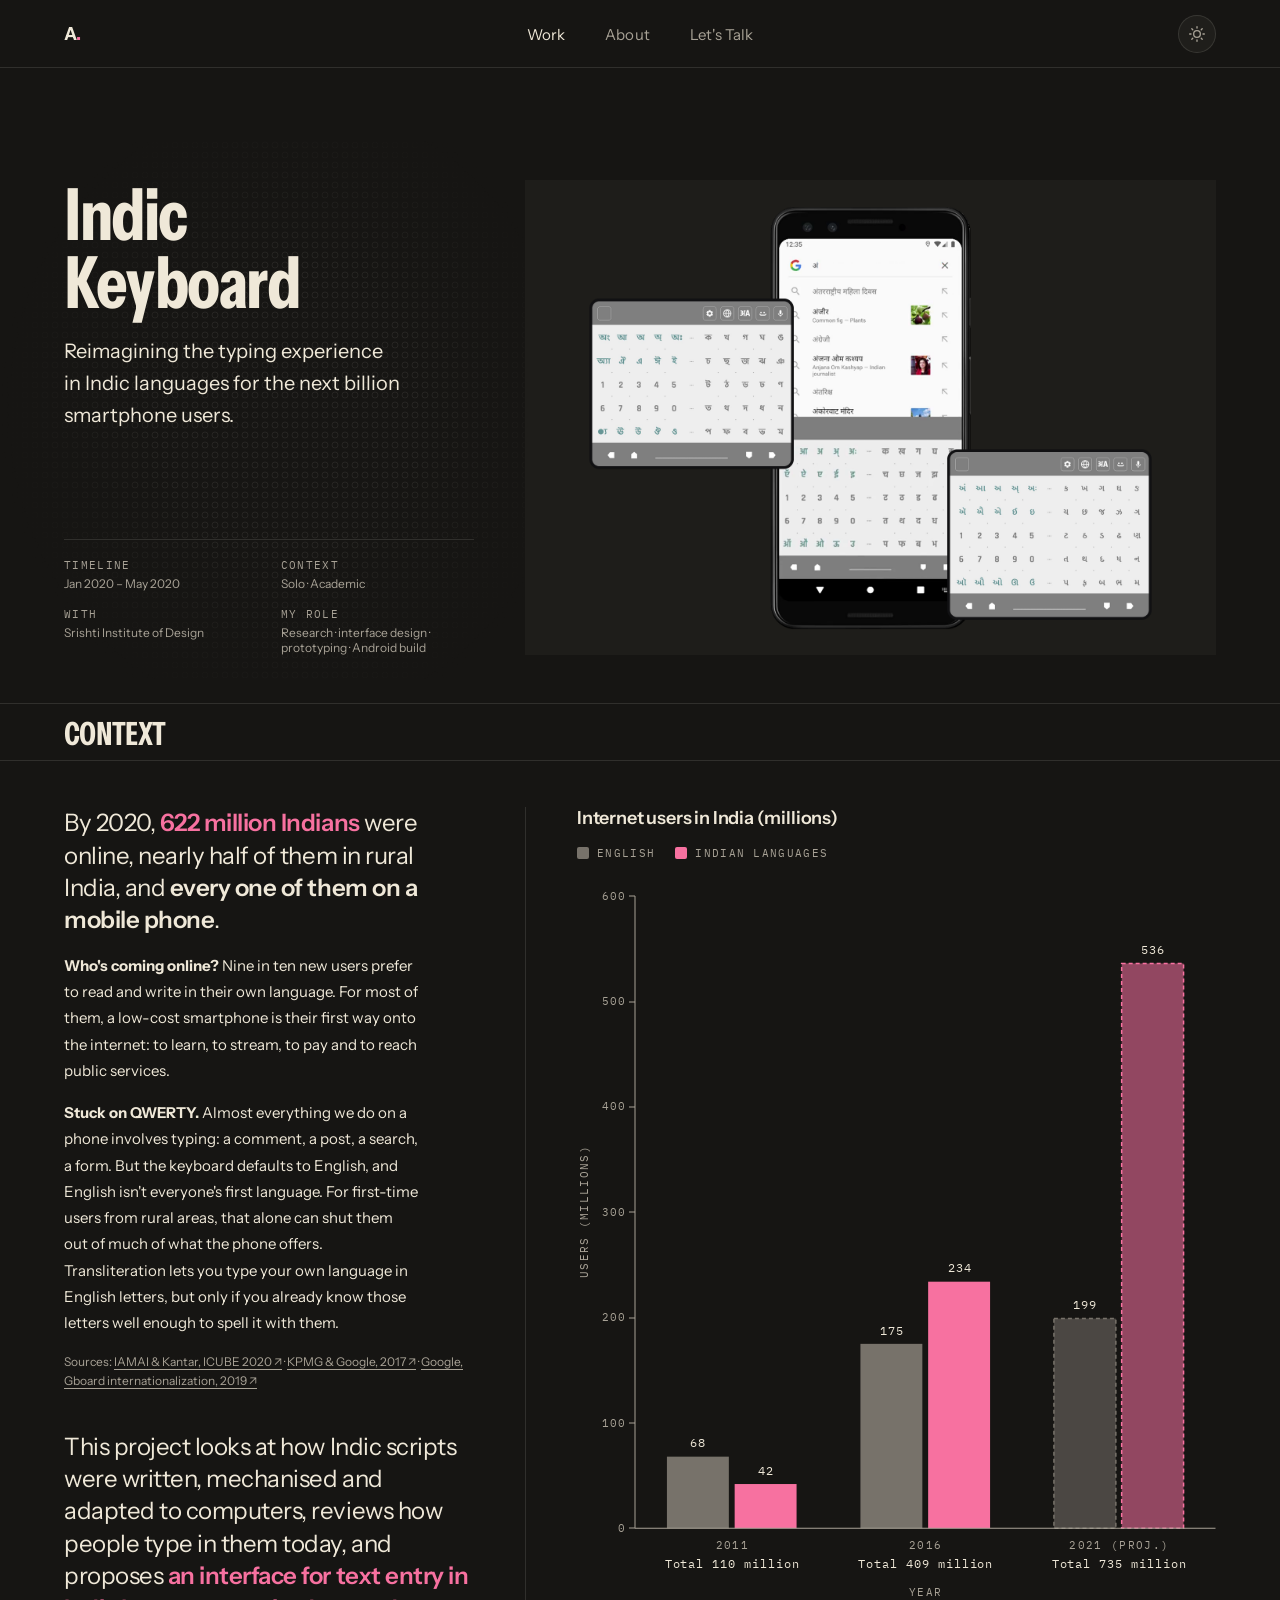
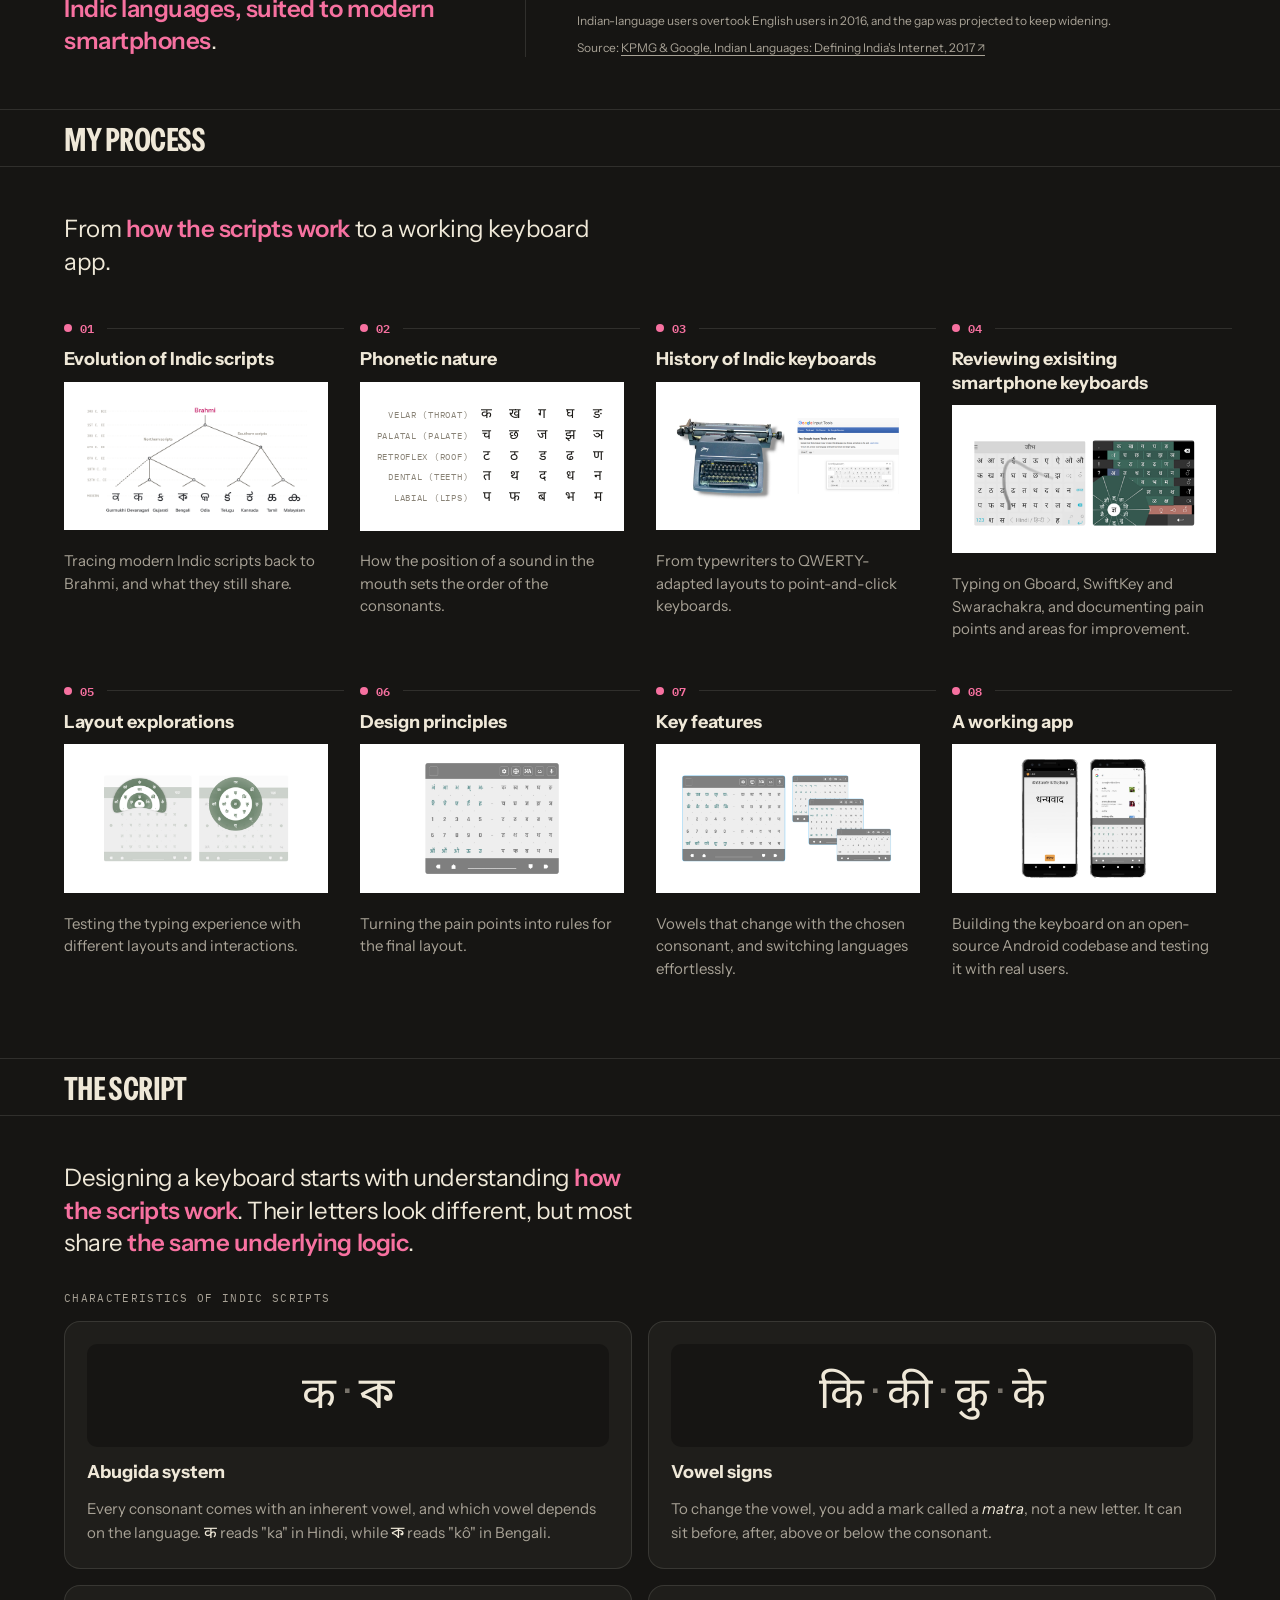
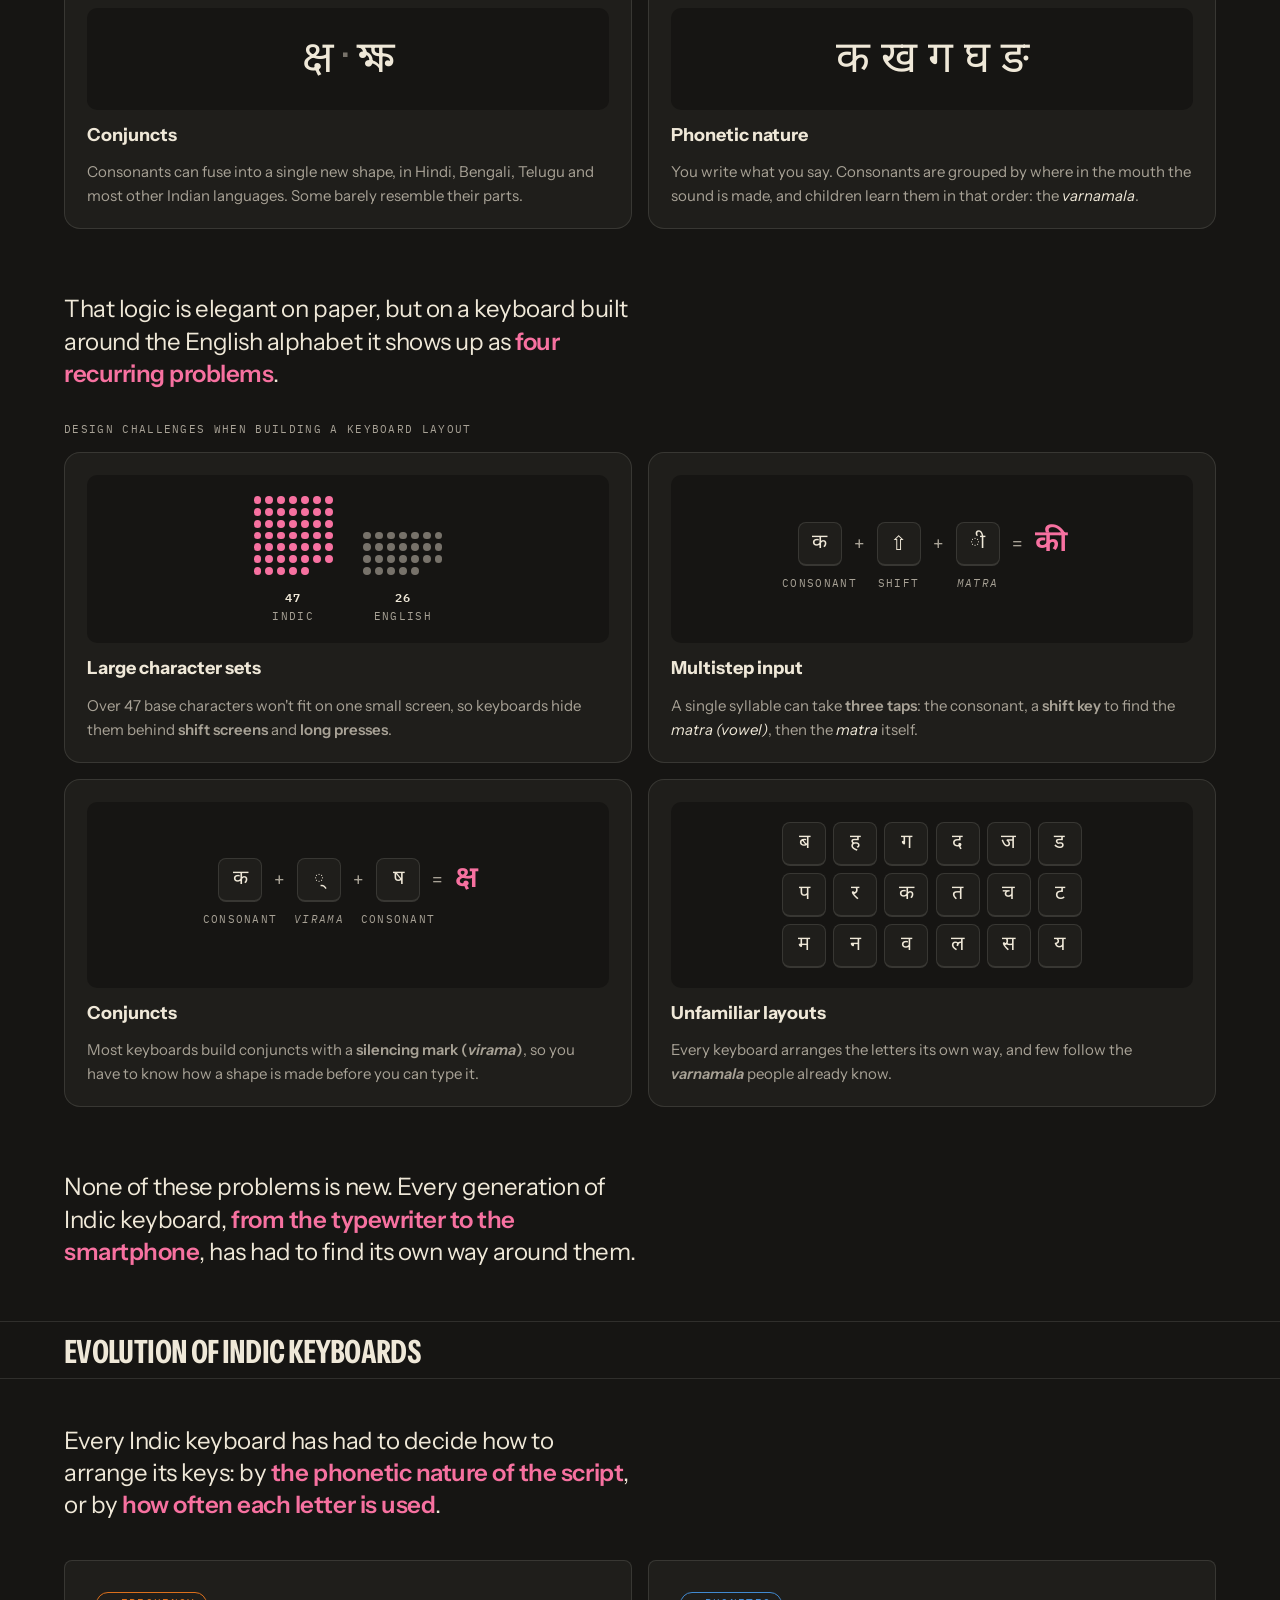
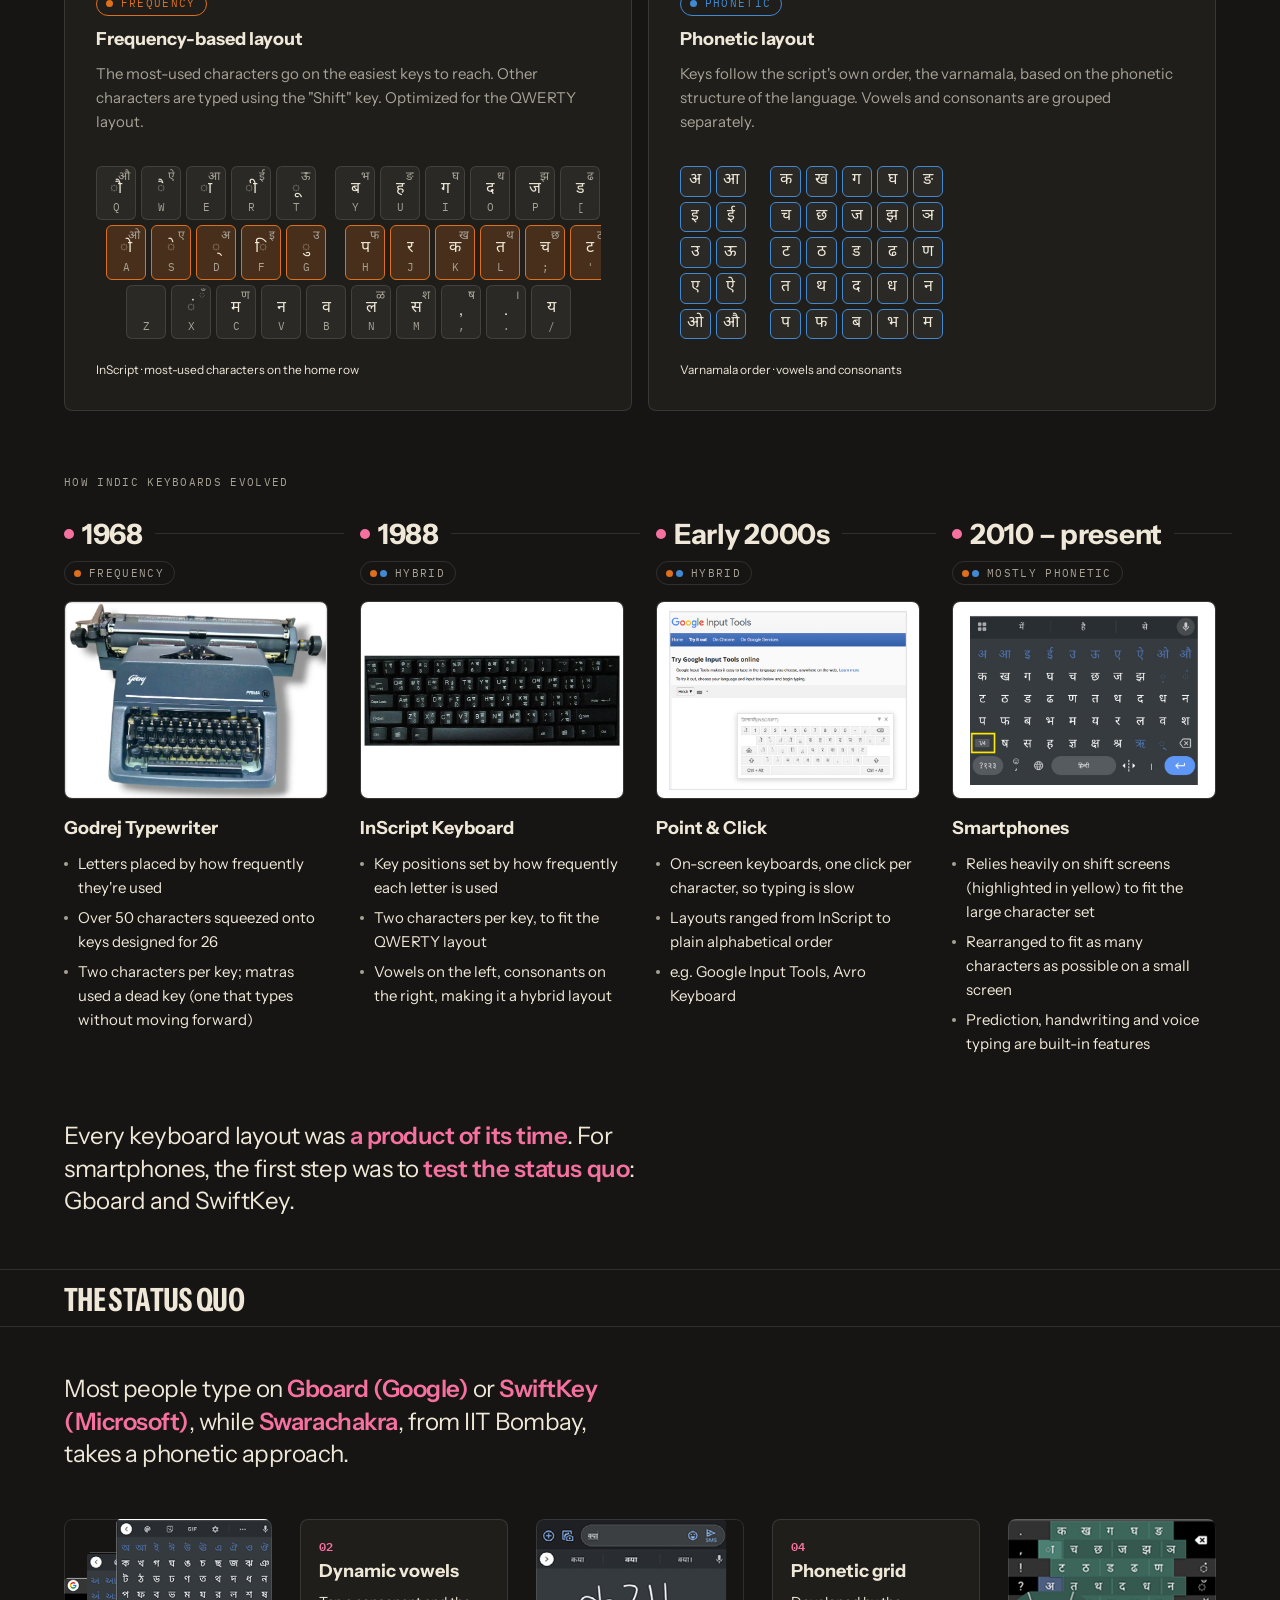
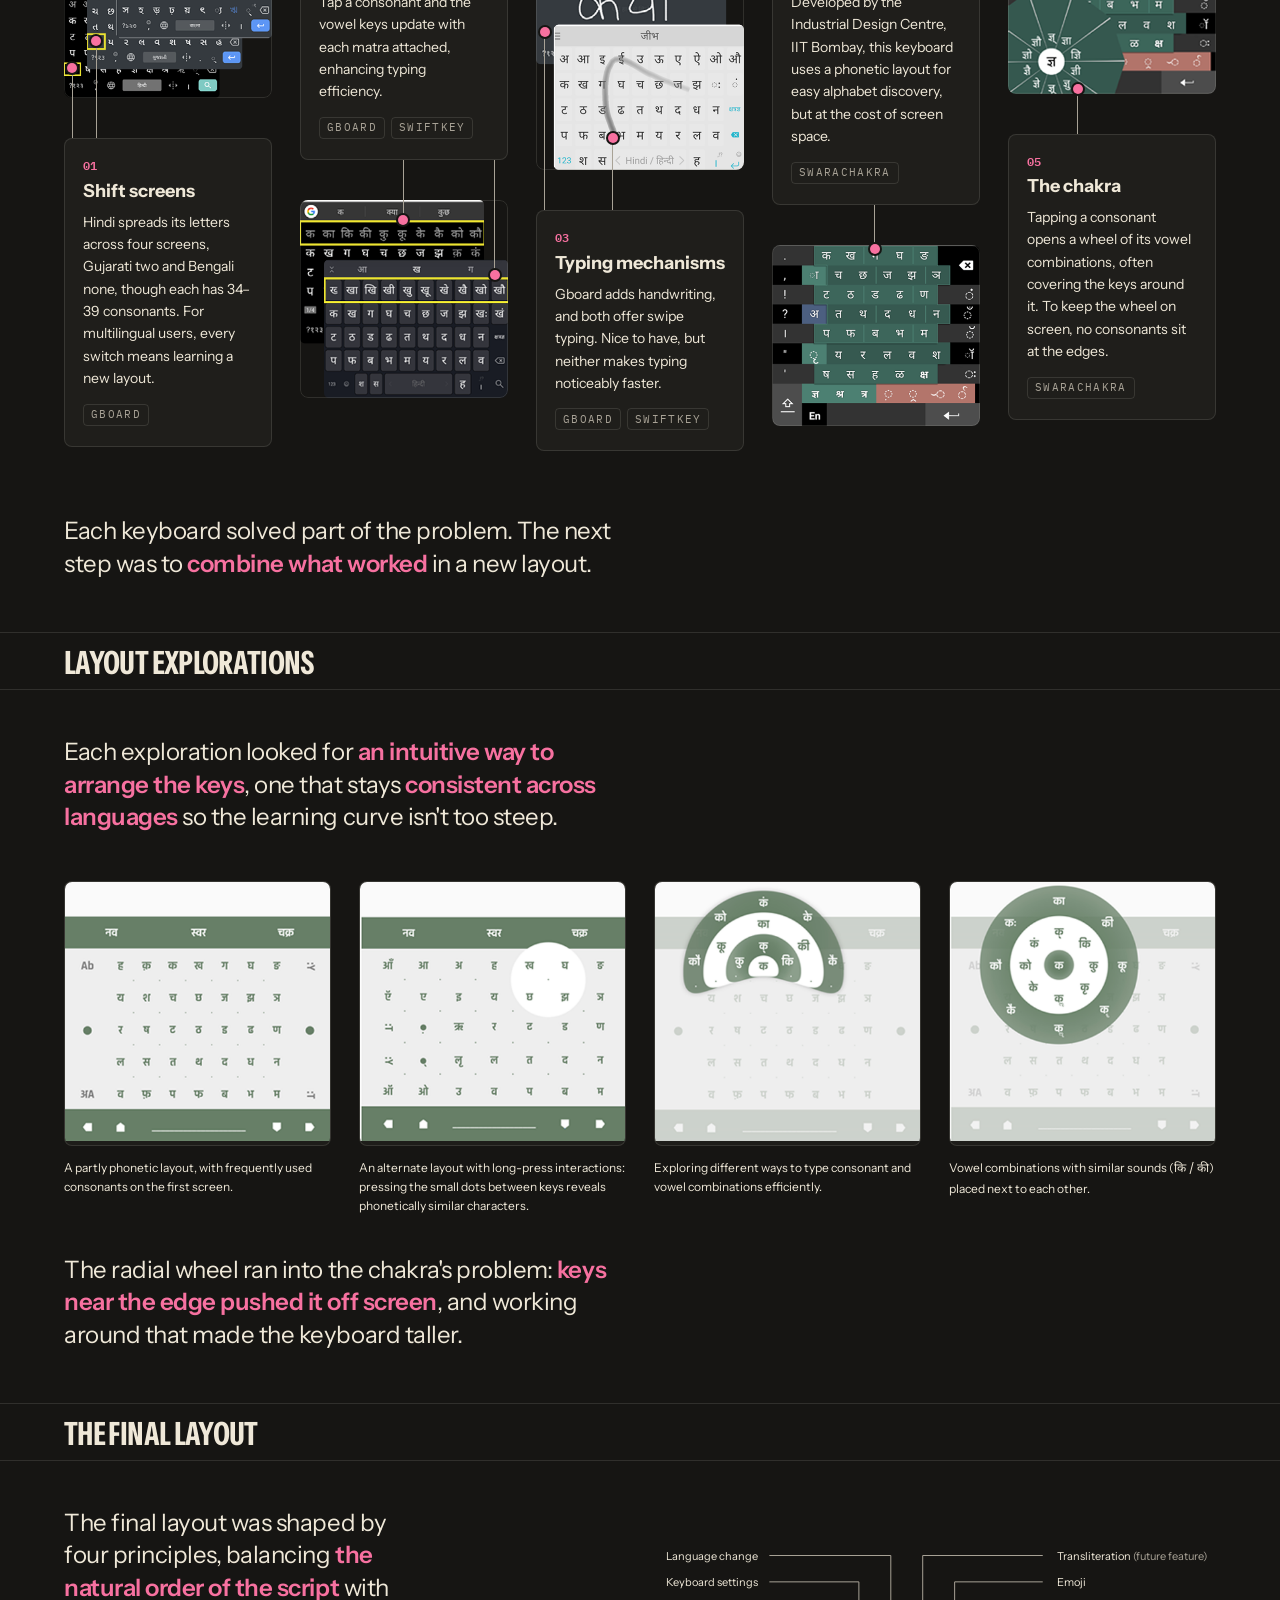
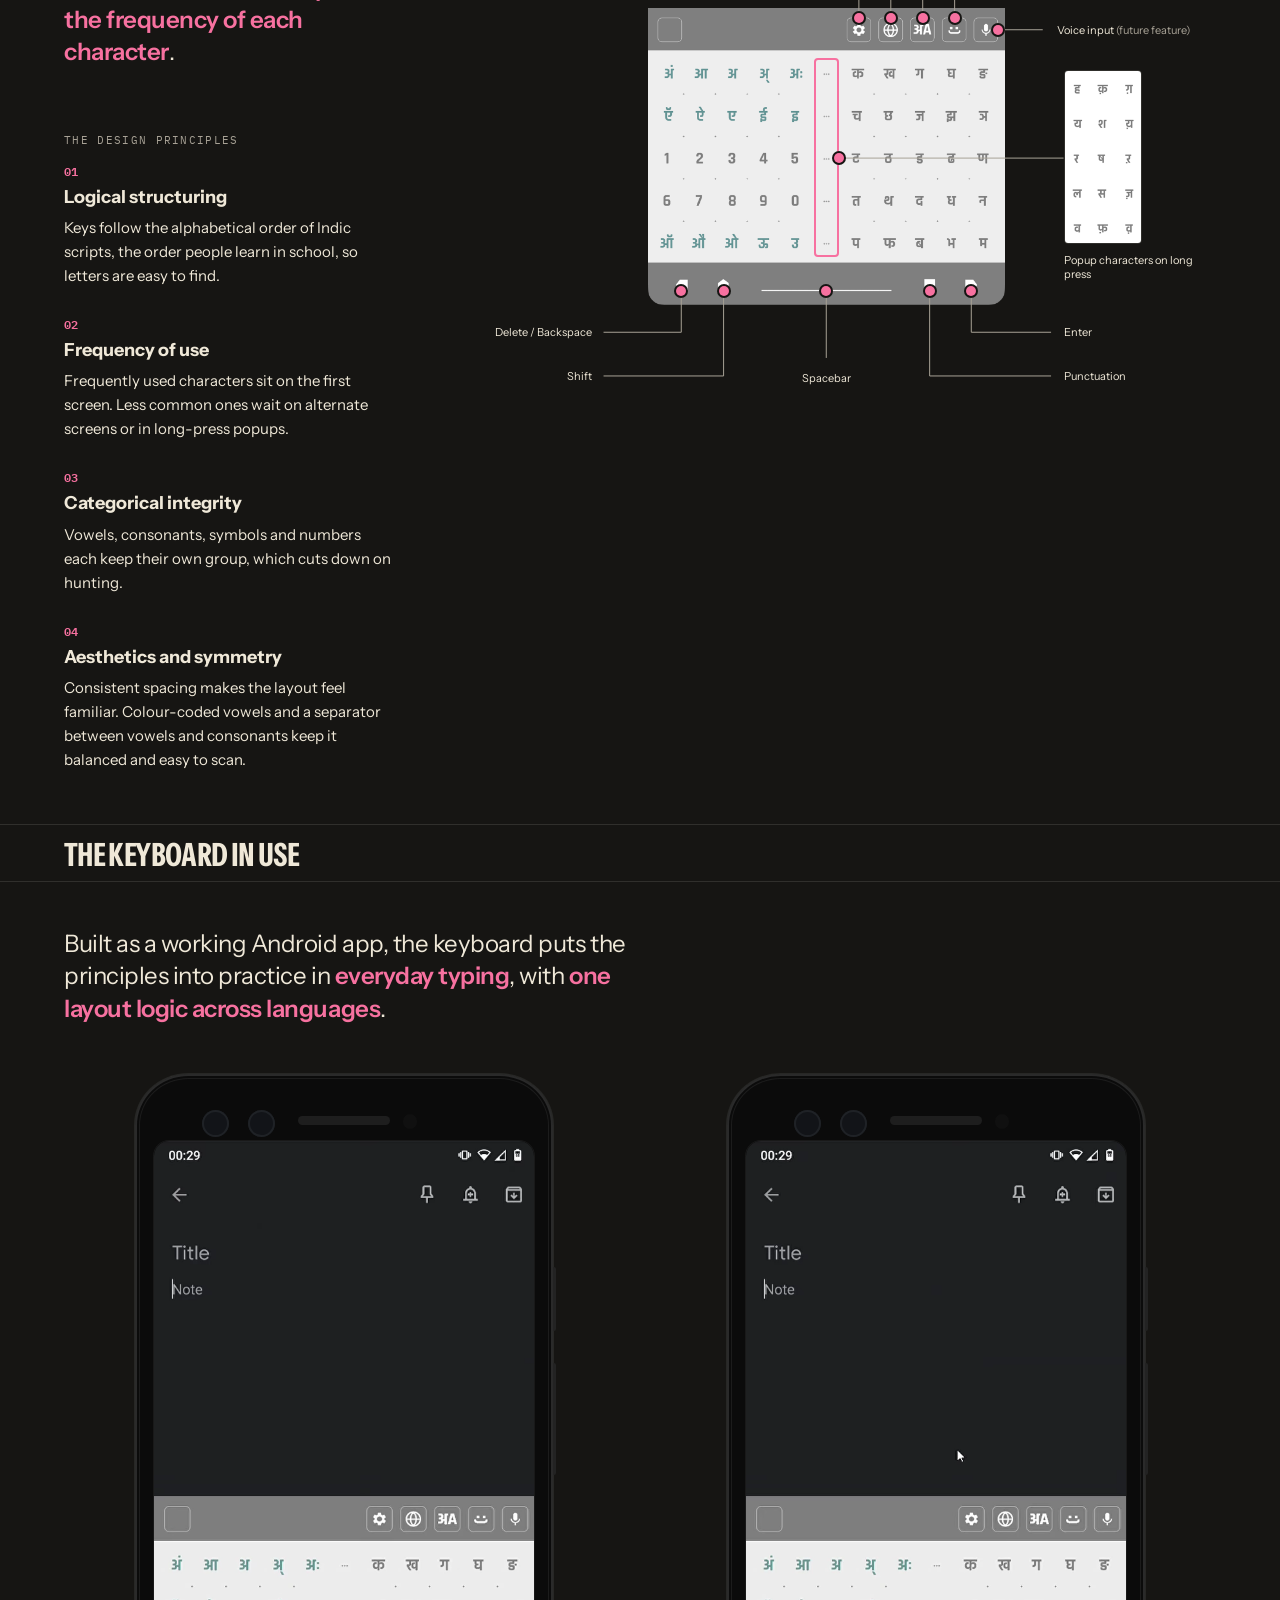
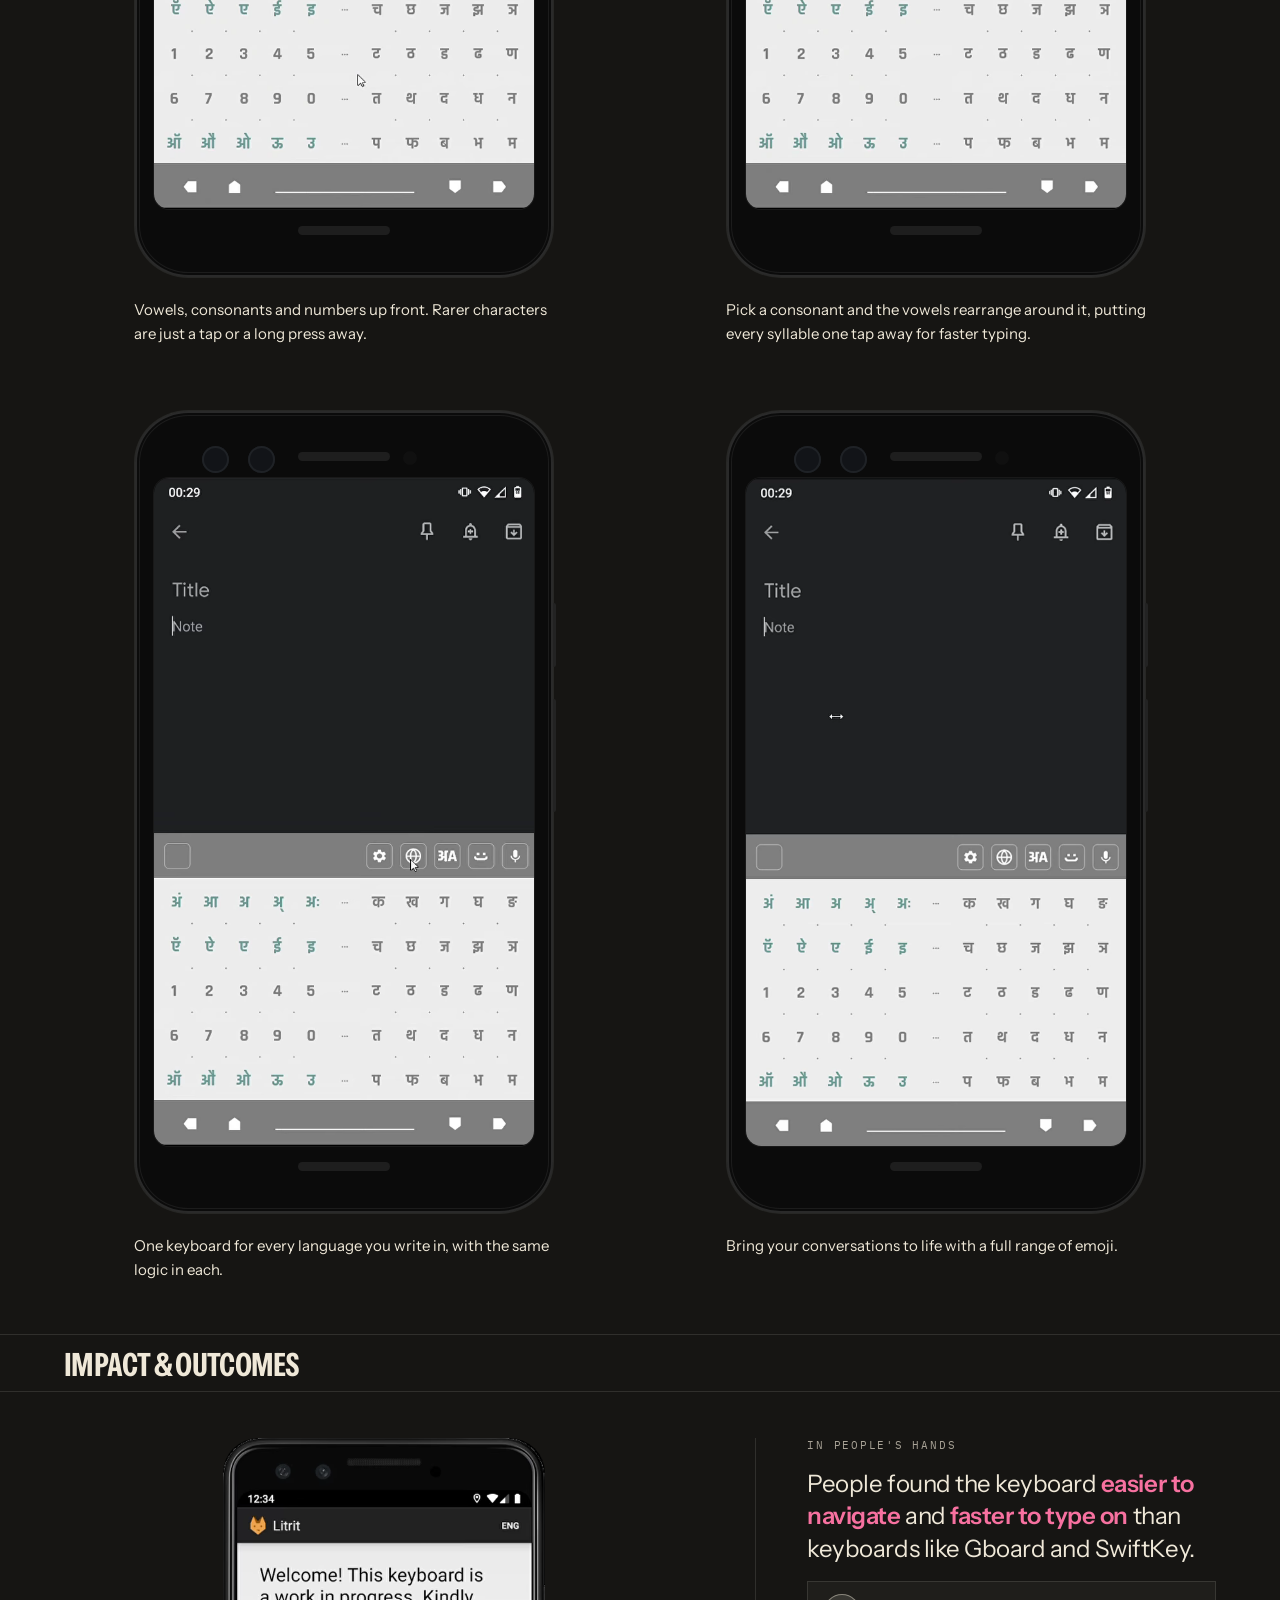
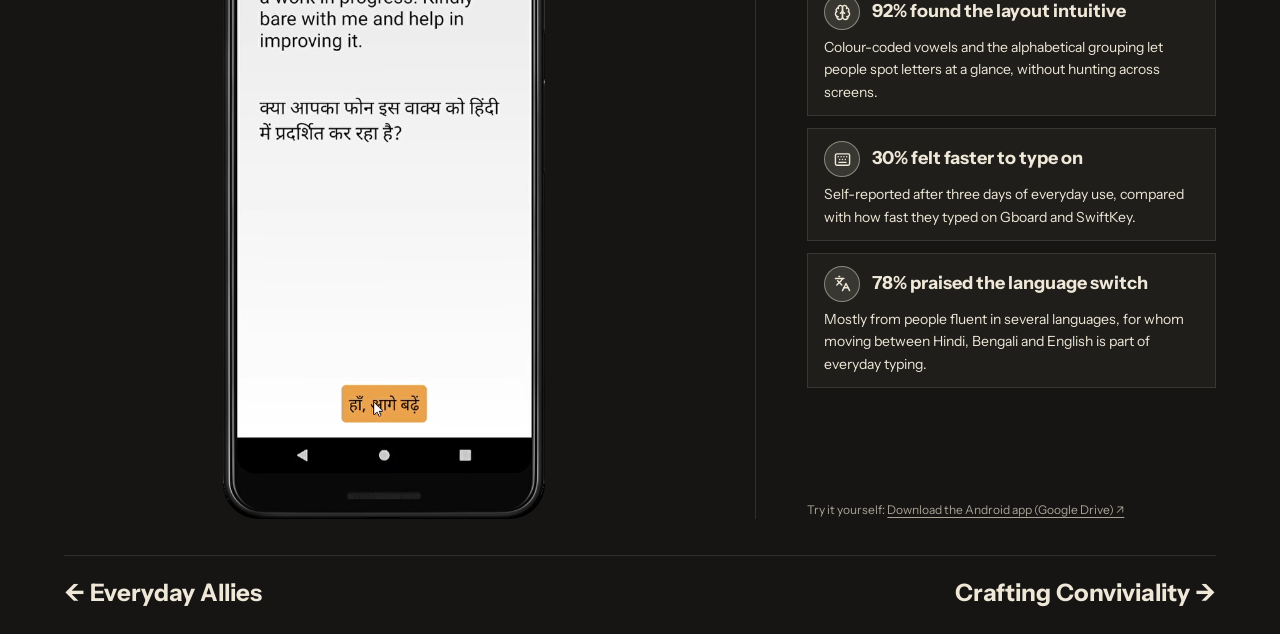
<file: projects/indic-keyboard.html>
<!DOCTYPE html>
<html lang="en" data-theme="dark">
<head>
  <meta charset="UTF-8" />
  <meta name="viewport" content="width=device-width, initial-scale=1.0" />
  <meta name="description" content="Indic Keyboard: reimagining the typing experience in Indic languages for the next billion smartphone users." />
  <title>Indic Keyboard · Ayan</title>

  <link rel="preconnect" href="https://fonts.googleapis.com" />
  <link rel="preconnect" href="https://fonts.gstatic.com" crossorigin />
  <link rel="stylesheet" href="../styles.css" />
  <link rel="stylesheet" href="../case-study.css" />
  <link rel="stylesheet" href="https://fonts.googleapis.com/css2?family=Noto+Sans+Devanagari:wght@400;600&family=Noto+Sans+Bengali:wght@400;600&family=Noto+Sans+Tamil:wght@400;600&display=swap" />
  <!-- Built on the shared case-study layer. Add page-only styles in a <style>
       block here, using the --cs-* type roles and the colour tokens. -->
  <style>
    /* ── Context ───────────────────────────────────────
       Mirrors the page-only Context rules on everyday-allies.html so the
       two sections share type and spacing. */

    /* the section's takeaway sits at the foot of the text column */
    .pr-ctx-close { margin-top: auto; padding-top: 24px; }

    /* band, both columns and the closing lead fill one screen */
    @media (min-width: 901px) {
      #ik-context { min-height: 100svh; display: flex; flex-direction: column; }
      #ik-context .pr-body { flex: 1; display: flex; flex-direction: column; }
      #ik-context .pr-split { flex: 1; }
    }

    /* a plain <strong> in a lead is bold only; .cs-key carries the pink */
    #ik-context .pr-lead strong:not(.cs-key) { color: inherit; }

    .pr-cap a,
    .pr-ref a {
      color: inherit;
      text-decoration: underline;
      text-underline-offset: 3px;
      word-break: break-word;
      transition: color 0.2s ease;
    }

    .pr-cap a:hover,
    .pr-ref a:hover { color: var(--accent-text); }

    /* ── Chart: internet users by language ─────────── */
    /* English is the neutral baseline. Light mode takes the darker neutral so
       it stays apart from the pink in lightness (colour-blind separation). */
    :root             { --ik-en: var(--text-muted); --ik-in: var(--accent); }
    [data-theme="dark"] { --ik-en: var(--text-faint); }

    #ik-context .pr-col-r { display: flex; flex-direction: column; }

    .ik-fig {
      flex: 1;
      display: flex;
      flex-direction: column;
      gap: 16px;
      margin: 0;
    }

    .ik-chart-title {
      font-family: var(--font-sans);
      font-size: var(--cs-card-title);
      font-weight: 600;
      line-height: var(--cs-leading-head);
      letter-spacing: var(--cs-tracking-head);
      color: var(--pr-head);
    }

    .ik-legend {
      display: flex;
      flex-wrap: wrap;
      gap: 8px 20px;
      list-style: none;
      font-family: var(--font-mono);
      font-size: var(--cs-label);
      letter-spacing: var(--cs-tracking-label);
      text-transform: uppercase;
      color: var(--pr-dim);
    }

    .ik-legend li { display: flex; align-items: center; gap: 8px; }

    .ik-swatch { width: 12px; height: 12px; border-radius: 2px; }
    .ik-swatch--en { background: var(--ik-en); }
    .ik-swatch--in { background: var(--ik-in); }

    /* the plot grows to fill the column; the clamp is its floor on phones */
    /* grid: y title | y tick labels | plot; year labels and x title under the plot */
    .ik-chart {
      flex: 1;
      display: grid;
      grid-template-columns: auto auto 1fr;
      grid-template-rows: 1fr auto auto;
      column-gap: 10px;
      margin-top: 20px;
    }

    .ik-axis-t {
      font-family: var(--font-mono);
      font-size: var(--cs-label);
      letter-spacing: var(--cs-tracking-label);
      text-transform: uppercase;
      color: var(--pr-dim);
    }

    .ik-axis-t--y {
      grid-column: 1;
      grid-row: 1;
      align-self: center;
      writing-mode: vertical-rl;
      transform: rotate(180deg);
    }

    .ik-axis-t--x {
      grid-column: 3;
      grid-row: 3;
      margin-top: 14px;
      text-align: center;
    }

    .ik-yaxis {
      position: relative;
      grid-column: 2;
      grid-row: 1;
      width: 3.5ch;
      font-family: var(--font-mono);
      font-size: var(--cs-label);
      letter-spacing: var(--cs-tracking-index);
      font-variant-numeric: tabular-nums;
      color: var(--pr-dim);
    }

    .ik-yaxis span {
      position: absolute;
      right: 0;
      bottom: calc(var(--t) / 6 * 1%);
      transform: translateY(50%);
      line-height: 1;
    }

    /* tick mark reaching across the gap to the axis */
    .ik-yaxis span::after {
      content: "";
      position: absolute;
      top: 50%;
      left: calc(100% + 4px);
      width: 6px;
      height: 1px;
      background: var(--pr-dim);
    }

    .ik-plot   { grid-column: 3; grid-row: 1; }
    .ik-years  { grid-column: 3; grid-row: 2; }

    /* each year's combined total, under its label */
    .ik-total {
      display: block;
      margin-top: 4px;
      font-size: var(--cs-ref);
      letter-spacing: var(--cs-tracking-index);
      text-transform: none;
      font-variant-numeric: tabular-nums;
      color: var(--pr-head);
    }

    .ik-plot {
      position: relative;
      flex: 1;
      min-height: clamp(240px, 26vw, 360px);
    }

    .ik-bars {
      display: block;
      width: 100%;
      height: 100%;
      overflow: visible;
    }

    .ik-bar {
      transform-box: fill-box;
      transform-origin: 50% 100%;
    }

    /* solid bars take no stroke: in a stretched viewBox it would scale and
       hang below the x-axis */
    .ik-bar--en { fill: var(--ik-en); }
    .ik-bar--in { fill: var(--ik-in); }

    /* projected: lighter fill inside a dashed outline (non-scaling stroke) */
    .ik-bar--en.ik-bar--proj { stroke: var(--ik-en); }
    .ik-bar--in.ik-bar--proj { stroke: var(--ik-in); }
    .ik-bar--proj {
      fill-opacity: 0.55;
      stroke-width: 1.5;
      stroke-dasharray: 4 3;
    }

    .ik-axis { stroke: var(--pr-dim); stroke-width: 1; }

    .ik-val {
      position: absolute;
      left: calc(var(--x) * 1%);
      bottom: calc(var(--h) * 1% + 6px);
      transform: translateX(-50%);
      font-family: var(--font-mono);
      font-size: var(--cs-ref);
      letter-spacing: var(--cs-tracking-index);
      font-variant-numeric: tabular-nums;
      color: var(--pr-head);
      white-space: nowrap;
    }

    .ik-years {
      display: grid;
      grid-template-columns: repeat(3, 1fr);
      margin-top: 10px;
      font-family: var(--font-mono);
      font-size: var(--cs-label);
      letter-spacing: var(--cs-tracking-label);
      text-transform: uppercase;
      text-align: center;
      color: var(--pr-dim);
    }

    /* the caption sits just under the chart's year axis, so it reads as part of the figure */
    .ik-cap { margin-top: -4px; }

    /* image captions that describe the keyboards are read, not skimmed:
       full text colour instead of the dimmed caption grey */
    .ik-ex-cap, .ik-evo-cap { color: var(--text); }

    /* grow once on entry; the script adds .is-pending only when motion is allowed */
    .ik-chart.is-pending .ik-bar { transform: scaleY(0); }
    .ik-chart.is-pending .ik-val { opacity: 0; }
    .ik-chart.is-in .ik-bar {
      transform: scaleY(1);
      transition: transform 600ms var(--ease-spring);
    }
    .ik-chart.is-in .ik-val {
      opacity: 1;
      transition: opacity 300ms ease 400ms;
    }

    /* ── My Process ──────────────────────────────────
       Copied unchanged from powering-resilience.html (#pr-03). */
    .pr-proc-intro { margin-bottom: 26px; }

    .pr-proc-note {
      font-size: var(--cs-body-s);
      line-height: 1.7;
      color: var(--pr-dim);
    }

    /* every step keeps the same side padding so the columns (and their
       thumbnails) come out identical; the outer padding is pulled back
       into the gutter instead of trimmed off the first and last step */
    .pr-steps {
      display: grid;
      grid-template-columns: repeat(4, 1fr);
      margin-inline: -16px;
    }

    .pr-step {
      display: flex;
      flex-direction: column;
      gap: 10px;
      padding: 18px 16px;
      border-right: 1px solid var(--pr-line);
    }

    .pr-step:last-child { border-right: 0; }

    /* timeline look: a dot, the number, then a rule running to the next step */
    .pr-steps .pr-step { border: 0; padding-block: 14px 26px; }

    .pr-steps .pr-step-num {
      display: flex;
      align-items: center;
      gap: 8px;
      margin-right: -16px;
      font-family: var(--font-mono);
      font-size: var(--cs-index);
      font-weight: 600;
      letter-spacing: 0.04em;
    }

    .pr-steps .pr-step-num::before {
      content: "";
      width: 8px;
      height: 8px;
      border-radius: 50%;
      background: var(--accent);
    }

    .pr-steps .pr-step-num::after {
      content: "";
      flex: 1;
      height: 1px;
      margin-left: 4px;
      background: var(--pr-line);
    }

    .pr-step-num {
      font-family: var(--font-mono);
      font-weight: 600;
      font-size: var(--cs-index);
      letter-spacing: var(--cs-tracking-index);
      color: var(--accent-text);
    }

    .pr-step-t {
      font-family: var(--font-h);
      font-size: var(--cs-card-title);
      font-weight: 700;
      line-height: 1.3;
      color: var(--pr-head);
    }

    /* extra room under the thumbnail, which also scales up on hover */
    .pr-step .pr-ph + .pr-step-c { margin-top: 10px; }

    .pr-step-c b { font-weight: 600; color: var(--pr-head); }

    .pr-step-c {
      font-size: var(--cs-body);
      line-height: 1.5;
      color: var(--pr-dim);
    }

    /* wider than any thumbnail, so each one is fitted to the same height */
    .pr-step .pr-ph {
      aspect-ratio: 16 / 9;
      padding: 6px;
      transition: transform 0.4s var(--spring), border-color 0.3s ease, box-shadow 0.4s ease;
    }

    .pr-step .pr-ph-label { font-size: var(--cs-label); letter-spacing: 0.1em; }

    /* thumbnails show the whole artefact on a white card, never cropped */
    .pr-step .pr-ph.is-loaded { background: #fff; }
    .pr-step .pr-ph > img {
      inset: 8px;
      width: calc(100% - 16px);
      height: calc(100% - 16px);
      object-fit: contain;
    }

    /* step 02: the consonant groups (vargas), one row per place in the mouth */
    .pr-step .ik-varga { container-type: inline-size; padding: 0; }
    .ik-varga-grid {
      display: grid;
      grid-template-columns: auto repeat(5, 1fr);
      align-items: center;
      column-gap: 3.4cqw;
      row-gap: 1.2cqw;
      width: 88%;
    }
    .ik-varga-k {
      font-family: var(--font-mono);
      font-size: max(9px, 2.6cqw);  /* ds-ignore: scales with the thumbnail */
      letter-spacing: 0.08em;
      text-transform: uppercase;
      text-align: right;
      color: #8a8478;  /* ds-ignore: sits on the white thumbnail card */
    }
    .ik-varga-g {
      font-size: max(14px, 5.2cqw);  /* ds-ignore: scales with the thumbnail */
      line-height: 1.25;
      text-align: center;
      color: #1d1b18;  /* ds-ignore: sits on the white thumbnail card */
    }

    .pr-step:hover .pr-ph {
      transform: scale(1.04);
      border-color: var(--accent);
      box-shadow: 0 10px 30px rgba(0, 0, 0, 0.28);
    }

    /* ── The Script ──────────────────────────────────── */
    .ik-deva { font-family: 'Noto Sans Devanagari', var(--font-sans); }
    .ik-beng { font-family: 'Noto Sans Bengali', var(--font-sans); }
    .ik-taml { font-family: 'Noto Sans Tamil', var(--font-sans); }

    /* a plain <strong> in a lead is bold only; .cs-key carries the pink */
    #ik-script .pr-lead strong:not(.cs-key) { color: inherit; }

    #ik-script .pr-lead { max-width: var(--pr-measure); }

    .ik-label {
      display: block;
      margin: 32px 0 16px;
      font-family: var(--font-mono);
      font-size: var(--cs-label);
      letter-spacing: var(--cs-tracking-label);
      text-transform: uppercase;
      color: var(--pr-dim);
    }

    .ik-bridge,
    .ik-close { margin-top: clamp(40px, 5vw, 64px); }

    /* cards follow .ea-card (Everyday Allies); a shared subgrid keeps each
       card's rows (pill, panel, text) level across the row */
    .ik-cards {
      display: grid;
      grid-template-columns: repeat(4, minmax(0, 1fr));
      gap: 16px;
    }

    .ik-card {
      grid-row: span 3;
      display: grid;
      grid-template-rows: subgrid;
      row-gap: 14px;
      min-width: 0;
      padding: 22px 22px 20px;
      border: 1px solid var(--pr-line);
      border-radius: 16px;
      background: var(--surface);
      transition: border-color 0.2s ease;
    }

    .ik-card:hover { border-color: color-mix(in srgb, var(--pr-head) 24%, transparent); }

    .ik-card-t {
      align-self: start;
      font-family: var(--font-h);
      font-size: var(--cs-card-title);
      font-weight: 700;
      line-height: var(--cs-leading-head);
      color: var(--pr-head);
    }

    /* inset panel for the glyphs or the illustration; the page background
       sits a step below --surface in both themes */
    .ik-panel {
      display: flex;
      align-items: center;
      justify-content: center;
      min-width: 0;
      padding: 20px;
      border-radius: 10px;
      background: var(--bg);
      text-align: center;
    }

    .ik-card-d {
      align-self: start;
      font-size: var(--cs-body);
      line-height: var(--cs-leading-body-s);
      color: var(--pr-dim);
    }

    .ik-card-d em { font-style: italic; color: var(--text); }

    /* key phrases in card text are bold only, in the text's own colour */
    .ik-card-d strong { font-weight: 600; color: inherit; }
    .ik-card-d strong em { color: inherit; }

    /* Indic glyphs inside running text sit a touch larger so matras read */
    .ik-card-d [lang] { font-size: 1.1em; color: var(--text); }

    .ik-glyphs {
      font-size: var(--cs-statement);
      line-height: 1.3;
      color: var(--pr-head);
    }

    .ik-op { color: var(--pr-faint); }

    /* ── Challenge illustrations: HTML/CSS only ──────── */
    /* --k is the key size: 44px, or less when the card is narrow, so a
       sequence always stays on one line */
    .ik-ill {
      container-type: inline-size;
      display: flex;
      align-items: center;
      justify-content: center;
      width: 100%;
      min-height: 128px;
    }

    /* a full key sequence is about 5.7 keys wide, so 16cqi keeps it inside */
    .ik-seq,
    .ik-rows,
    .ik-dots {
      --k: min(44px, 16cqi);
    }

    .ik-seq {
      display: flex;
      align-items: center;
      gap: calc(var(--k) * 0.2);
      white-space: nowrap;
    }

    .ik-key {
      display: inline-flex;
      align-items: center;
      justify-content: center;
      width: var(--k);
      height: var(--k);
      flex: none;
      border: 1px solid var(--pr-line);
      border-bottom-width: 2px;
      border-radius: 8px;
      background: var(--surface);
      font-size: min(var(--cs-intro), calc(var(--k) * 0.45));
      line-height: 1;
      color: var(--pr-head);
    }

    .ik-seq .ik-op { font-size: min(var(--cs-intro), calc(var(--k) * 0.45)); color: var(--pr-dim); }

    /* a label under each key in a sequence; it hangs below the key so the
       + and = stay level with the keys, and the sequence reserves the room */
    /* wider spacing than a plain sequence, so the uppercase labels under
       neighbouring keys keep clear of each other */
    .ik-seq--labelled {
      --k: min(44px, 15cqi);
      gap: max(calc(var(--k) * 0.2), 12px);
      padding-bottom: 30px;
    }

    .ik-seq--labelled .ik-key { position: relative; }

    .ik-key-l {
      position: absolute;
      top: calc(100% + 14px);
      left: 50%;
      transform: translateX(-50%);
      font-family: var(--font-mono);
      font-size: var(--cs-label);
      letter-spacing: var(--cs-tracking-label);
      text-transform: uppercase;
      line-height: 1;
      color: var(--pr-dim);
      white-space: nowrap;
    }

    .ik-key-l em { font-style: italic; }

    .ik-result {
      font-size: min(calc(var(--cs-intro) * 1.5), calc(var(--k) * 0.68));
      font-weight: 600;
      line-height: 1;
      color: var(--accent-text);
    }

    /* six keys a row (the consonants on each InScript row): 6 keys and
       5 gaps come to 6.8 keys wide, so 14cqi keeps the grid inside */
    .ik-rows {
      --k: min(44px, 14cqi);
      display: grid;
      grid-template-columns: repeat(6, var(--k));
      gap: calc(var(--k) * 0.16);
    }

    /* dot grids: same dot and gap on both sides, so area compares honestly */
    .ik-dots {
      --dot: calc(var(--k) * 0.18);
      display: flex;
      align-items: flex-end;
      gap: calc(var(--k) * 0.7);
    }

    .ik-dot-set {
      display: flex;
      flex-direction: column;
      align-items: center;
      gap: 16px;                     /* dots to number; the label sits 8px under the number */
    }

    .ik-dot-grid {
      display: grid;
      grid-template-columns: repeat(7, var(--dot));
      gap: calc(var(--dot) * 0.5);
    }

    .ik-dot-grid i {
      width: var(--dot);
      height: var(--dot);
      border-radius: 50%;
      background: var(--ik-en);
    }

    .ik-dot-set--in .ik-dot-grid i { background: var(--ik-in); }

    .ik-dot-n {
      font-family: var(--font-mono);
      font-size: var(--cs-ref);
      font-weight: 600;
      letter-spacing: var(--cs-tracking-index);
      color: var(--pr-head);
      line-height: 1;
    }

    .ik-dot-k {
      font-family: var(--font-mono);
      font-size: var(--cs-label);
      letter-spacing: var(--cs-tracking-label);
      text-transform: uppercase;
      color: var(--pr-dim);
      line-height: 1;
      margin-top: -8px;
    }

    /* four across only from 1420px: narrower than that, the uppercase key
       labels under the challenge sequences run into each other */
    @media (max-width: 1419px) {
      .ik-cards { grid-template-columns: repeat(2, minmax(0, 1fr)); }
    }

    @media (max-width: 560px) {
      .ik-cards { grid-template-columns: minmax(0, 1fr); }
    }

    /* ── Tablet / mobile ─────────────────────────────── */
    @media (max-width: 900px) {
      .pr-steps { grid-template-columns: 1fr 1fr; margin-inline: 0; }

      .pr-step {
        padding: 18px 16px 18px 0;
        border-right: 1px solid var(--pr-line);
        border-bottom: 1px solid var(--pr-line);
      }

      .pr-step:nth-child(2n) {
        padding-right: 0;
        padding-left: 16px;
        border-right: 0;
      }
    }

    @media (max-width: 560px) {
      .pr-steps { grid-template-columns: 1fr; }

      .pr-step,
      .pr-step:nth-child(2n) {
        padding: 18px 0;
        border-right: 0;
        border-bottom: 1px solid var(--pr-line);
      }

      .pr-steps .pr-step:last-child { border-bottom: 0; }
    }

    @media (prefers-reduced-motion: reduce) {
      .pr-step:hover .pr-ph { transform: none; }
    }

    @media (max-width: 900px) {
      .pr-split { grid-template-columns: 1fr; }

      .pr-col-l { padding-right: 0; }

      .pr-col-r {
        margin-top: 28px;
        padding-left: 0;
        padding-top: 28px;
        border-left: 0;
        border-top: 1px solid var(--pr-line);
      }
    }

    @media (prefers-reduced-motion: reduce) {
      .ik-chart .ik-bar,
      .ik-chart .ik-val { transform: none; opacity: 1; transition: none; }
    }

    /* ── Evolution of Indic Keyboards ────────────────── */
    /* frequency = --data-2 (orange), phonetic = --data-1 (blue). The two
       colours only label a principle; nothing steps from one to the other. */
    #ik-evolution .pr-lead { max-width: var(--pr-measure); }

    .ik-evo-close { margin-top: clamp(28px, 3vw, 40px); }

    /* comparison: two equal cards; a shared subgrid keeps pill, title,
       text, figure and caption level across both */
    .ik-evo-compare {
      display: grid;
      grid-template-columns: repeat(2, minmax(0, 1fr));
      gap: 16px;
      margin-top: clamp(28px, 3vw, 40px);
    }

    .ik-evo-card {
      grid-row: span 4;
      display: grid;
      grid-template-rows: subgrid;
      row-gap: 12px;
      min-width: 0;
      padding: clamp(22px, 2.4vw, 40px);
      border: 1px solid var(--border);
      border-radius: 8px;
      background: var(--surface);
    }

    .ik-evo-card-t {
      font-family: var(--font-h);
      font-size: var(--cs-card-title);
      font-weight: 700;
      line-height: var(--cs-leading-head);
      color: var(--pr-head);
    }

    .ik-evo-card-d {
      font-size: var(--cs-body);
      line-height: var(--cs-leading-body-s);
      color: var(--text-muted);
    }

    /* fixed rhythm in both cards: pill 12 title 12 text 32 visual 20 caption
       (32 = the 12px row gap + 20px). The keyboard and the varnamala grid
       are the same height, so the captions line up across the cards. */
    .ik-evo-fig {
      display: flex;
      flex-direction: column;
      gap: 20px;
      min-width: 0;
      margin: 20px 0 0;
    }

    .ik-evo-vis {
      display: flex;
      justify-content: flex-start;
      min-width: 0;
    }

    /* pills: principle colour on the border, the dot and the word */
    .ik-evo-pill {
      justify-self: start;
      align-self: start;
      display: inline-flex;
      align-items: center;
      gap: 8px;
      box-sizing: border-box;
      height: 24px;                  /* fixed, so one- and two-dot pills match */
      padding: 0 10px 0 9px;
      border: 1px solid var(--border);
      border-radius: 999px;
      font-family: var(--font-mono);
      font-size: var(--cs-label);
      line-height: 1;
      letter-spacing: var(--cs-tracking-label);
      text-transform: uppercase;
      color: var(--text-muted);
      white-space: nowrap;
    }

    .ik-evo-dots { display: inline-flex; gap: 3px; }

    .ik-evo-dot {
      width: 7px;
      height: 7px;
      border-radius: 50%;
    }

    .ik-evo-dot--freq { background: var(--data-2); }
    .ik-evo-dot--phon { background: var(--data-1); }

    .ik-evo-pill--freq { border-color: var(--data-2); color: var(--data-2-text); }
    .ik-evo-pill--phon { border-color: var(--data-1); color: var(--data-1-text); }

    /* ── Coded InScript keyboard ── */
    /* the frame is the container: keys grow with the card up to 64px and
       stop at 40px, below which the keyboard scrolls inside the frame.
       The varnamala grid uses the same key size, so the two cards match. */
    .ik-evo-kb-frame {
      container-type: inline-size;
      width: 100%;
      overflow-x: auto;
      overscroll-behavior-x: contain;
    }

    .ik-evo-kb {
      --g: 5px;                      /* gap between keys */
      --split: 14px;                 /* extra gap between vowel and consonant sides */
      --k: clamp(40px, calc((100cqi - 11 * var(--g) - var(--split)) / 12), 64px);
      display: flex;
      flex-direction: column;
      gap: var(--g);
      width: max-content;
    }

    .ik-evo-kb-row { display: flex; gap: var(--g); }

    /* stagger like a real keyboard: home row a quarter key in, bottom three quarters */
    .ik-evo-kb-row--home   { padding-left: calc(var(--k) * 0.25); }
    .ik-evo-kb-row--bottom { padding-left: calc(var(--k) * 0.75); }

    /* vowel side (Q–T, A–G) | consonant side */
    .ik-evo-kb-row .ik-evo-key--split { margin-right: var(--split); }

    .ik-evo-key {
      position: relative;
      flex: none;
      display: flex;
      flex-direction: column;
      align-items: center;
      justify-content: flex-end;
      gap: 3px;
      width: var(--k);
      height: calc(var(--k) * 1.36);
      padding-bottom: 6px;
      border: 1px solid var(--border);
      border-radius: 6px;
      background: var(--surface-sunken);
      line-height: 1;
    }

    .ik-evo-key--home {
      border-color: var(--data-2);
      background: color-mix(in srgb, var(--data-2) var(--data-tint), transparent);
    }

    .ik-evo-base {
      font-size: max(16px, calc(var(--k) * 0.4));
      line-height: 1.15;
      color: var(--pr-head);
    }

    .ik-evo-latin {
      font-family: var(--font-mono);
      font-size: var(--cs-label);
      line-height: 1;
      color: var(--text-muted);
    }

    .ik-evo-shift {
      position: absolute;
      top: 3px;
      right: 5px;
      font-size: var(--cs-ref);
      line-height: 1.2;
      color: var(--text-muted);
    }

    /* ── Varnamala grid ── */
    /* keys sized from the keyboard's key (--kbk, same formula; both cards
       and so both containers are the same width), so the 5-row grid is
       exactly as tall as the 3-row keyboard:
       keyboard = 3 × 1.36 × kbk + 2 × 5px;  grid = 5 × k + 4 × 5px */
    .ik-evo-varna {
      --kbk: clamp(40px, calc((100cqi - 11 * 5px - 14px) / 12), 64px);
      --k: calc((3 * 1.36 * var(--kbk) + 10px - 20px) / 5);
      display: grid;
      grid-template-columns: repeat(5, var(--k));
      gap: 5px;
    }

    .ik-evo-vis--varna { container-type: inline-size; }

    /* vowels (2 × 5, short/long pairs) beside the consonants (5 × 5), with
       clear space between so they read as two groups */
    .ik-evo-varna-set {
      display: flex;
      align-items: flex-start;
      justify-content: flex-start;
      gap: 24px;
    }

    .ik-evo-varna--vowels { grid-template-columns: repeat(2, var(--k)); }

    /* too narrow for both side by side (7 keys + gaps = about 263px at the
       keyboard's 40px floor): vowels sit above as 5 × 2 */
    @container (max-width: 270px) {
      .ik-evo-varna-set { flex-direction: column; align-items: flex-start; }
      .ik-evo-varna--vowels { grid-template-columns: repeat(5, var(--k)); }
    }

    .ik-evo-varna span {
      display: flex;
      align-items: center;
      justify-content: center;
      height: var(--k);
      border: 1px solid var(--data-1);
      border-radius: 6px;
      background: var(--surface-sunken);
      font-size: max(16px, calc(var(--k) * 0.42));
      line-height: 1;
      color: var(--pr-head);
    }

    /* ── Eras ── */
    .ik-evo-label {
      display: block;
      margin: clamp(48px, 5vw, 72px) 0 16px;
      font-family: var(--font-mono);
      font-size: var(--cs-label);
      letter-spacing: var(--cs-tracking-label);
      text-transform: uppercase;
      color: var(--text-muted);
    }

    /* the timeline itself (dot, year, rule) comes from .pr-steps /
       .pr-step-num, as in My Process. Each era spans five shared rows
       (year, pill, image, title, bullets) so images and titles line up. */
    .ik-evo-eras .ik-evo-era {
      grid-row: span 5;
      display: grid;
      grid-template-rows: subgrid;
      row-gap: 12px;
      min-width: 0;
    }

    /* years: larger than the Process step numbers; the dot and rule from
       .pr-steps stay, centred on the year by its flex row */
    .ik-evo-era .pr-step-num {
      font-family: var(--font-sans);
      font-size: var(--cs-stat);
      font-weight: 700;
      line-height: var(--cs-leading-display);
      letter-spacing: -0.01em;
      color: var(--pr-head);
    }

    .ik-evo-era .pr-step-num::before {
      width: 10px;
      height: 10px;
      flex: none;
    }

    /* era images keep their own frame: 4:3, cover, no thumbnail card or hover zoom */
    .ik-evo-era .pr-ph {
      aspect-ratio: 4 / 3;
      margin-top: 4px;
      padding: 14px;
      border-radius: 8px;
    }

    .ik-evo-era .pr-ph > img {
      inset: 0;
      width: 100%;
      height: 100%;
      object-fit: cover;
    }

    .ik-evo-era .pr-ph.is-loaded {
      border: 1px solid var(--border);
      background: var(--pr-ph-bg);
    }

    .ik-evo-era:hover .pr-ph {
      transform: none;
      border-color: var(--border);
      box-shadow: none;
    }

    .ik-evo-era-t {
      margin-top: 6px;
      font-family: var(--font-h);
      font-size: var(--cs-card-title);
      font-weight: 700;
      line-height: var(--cs-leading-head);
      color: var(--pr-head);
    }

    .ik-evo-list {
      align-self: start;
      display: flex;
      flex-direction: column;
      gap: 6px;
      margin: 0;
      padding: 0;
      list-style: none;
      font-size: var(--cs-body);
      line-height: 1.6;
      color: var(--text);
    }

    /* a small neutral dot; the marker is the only indent */
    .ik-evo-list li {
      position: relative;
      padding-left: 14px;
    }

    .ik-evo-list li::before {
      content: "";
      position: absolute;
      left: 0;
      top: calc(0.8em - 2px);
      width: 4px;
      height: 4px;
      border-radius: 50%;
      background: var(--text-muted);
    }

    @media (max-width: 1100px) {
      .ik-evo-eras { grid-template-columns: repeat(2, minmax(0, 1fr)); }
    }

    @media (max-width: 900px) {
      .ik-evo-compare { grid-template-columns: minmax(0, 1fr); }
    }

    @media (max-width: 560px) {
      .ik-evo-eras { grid-template-columns: minmax(0, 1fr); }
    }

    /* ═══════════ THE STATUS QUO ═══════════
       One list in number order, screenshot then callout. At ≥1100px it
       becomes a staggered board: five columns, even items flipped so the
       callout sits on top. Each anchor's --ax / --ay is a point on its
       image (percent of width / height); the dot centres on it and, on
       the board, a line runs through the 40px gap to the callout. */
    .ik-sq-list {
      --ik-sq-gap: 40px;
      display: flex;
      flex-direction: column;
      gap: 48px;
      margin: clamp(32px, 4vw, 48px) 0 0;
      padding: 0;
      list-style: none;
    }

    .ik-sq-item { display: flex; flex-direction: column; gap: 16px; min-width: 0; }

    .ik-sq-shot { position: relative; margin: 0; }

    /* the border is drawn on top, so the image fills the frame edge to
       edge and the --ax / --ay percentages land exactly on it */
    .ik-sq-frame {
      position: relative;
      overflow: hidden;
      border-radius: 8px;
    }

    .ik-sq-frame::after {
      content: "";
      position: absolute;
      inset: 0;
      border: 1px solid var(--border);
      border-radius: inherit;
      pointer-events: none;
    }

    .ik-sq-frame img { display: block; width: 100%; height: auto; }

    #ik-status .pr-lead { max-width: var(--pr-measure); }

    /* keyboard tags: a row below the paragraph */
    .ik-sq-tags {
      display: flex;
      flex-wrap: wrap;
      gap: 6px;
      margin: 14px 0 0;
      padding: 0;
      list-style: none;
    }

    .ik-sq-tag {
      display: inline-flex;
      align-items: center;
      box-sizing: border-box;
      height: 22px;
      padding: 3px 7px;
      border: 1px solid var(--border);
      border-radius: 4px;
      color: var(--text-muted);
      font-family: var(--font-mono);
      font-size: 11px;
      line-height: 1;
      letter-spacing: 0.12em;
      text-transform: uppercase;
    }

    /* the anchor: a zero-width column whose left edge is the point */
    .ik-sq-pin {
      position: absolute;
      left: var(--ax);
      top: var(--ay);
      z-index: 1;
      width: 0;
      height: 0;
      pointer-events: none;
    }

    .ik-sq-pin::after {
      content: "";
      position: absolute;
      left: -5px;
      top: -5px;
      width: 10px;
      height: 10px;
      box-sizing: border-box;
      border-radius: 50%;
      background: var(--accent);
      box-shadow: 0 0 0 2px var(--bg);
    }

    .ik-sq-card {
      padding: 18px 18px 20px;
      border: 1px solid var(--border);
      border-radius: 8px;
      background: var(--surface);
    }

    .ik-sq-num {
      display: block;
      font-family: var(--font-mono);
      font-size: 12px;
      font-weight: 600;
      line-height: 1.4;
      color: var(--accent-text);
    }

    .ik-sq-title {
      margin: 6px 0 0;
      font-family: var(--font-h);
      font-size: var(--cs-card-title);
      font-weight: 700;
      line-height: var(--cs-leading-head);
      color: var(--pr-head);
    }

    .ik-sq-text {
      margin: 8px 0 0;
      font-size: var(--cs-body-s);
      line-height: var(--cs-leading-body-s);
      color: var(--text);
    }

    .ik-sq-close { margin-top: clamp(40px, 5vw, 64px); }

    /* ═══════════ LAYOUT EXPLORATIONS ═══════════
       Four image + caption pairs; each figure spans two shared rows
       (image, caption) so the captions start on one line. */
    #ik-explore .pr-lead { max-width: var(--pr-measure); }

    .ik-ex-grid {
      display: grid;
      grid-template-columns: repeat(4, minmax(0, 1fr));
      column-gap: 28px;
      row-gap: 40px;
      margin-top: clamp(32px, 4vw, 48px);
    }

    .ik-ex-fig {
      grid-row: span 2;
      display: grid;
      grid-template-rows: subgrid;
      row-gap: 12px;
      min-width: 0;
      margin: 0;
    }

    /* 16:15 holds the placeholder; once loaded, the frame takes the
       image's own proportions so nothing is cropped */
    .ik-ex-ph {
      align-self: start;
      aspect-ratio: 16 / 15;
      border-radius: 8px;
    }

    .ik-ex-ph.is-loaded {
      display: block;
      aspect-ratio: auto;
      padding: 0;
      border: 1px solid var(--border);
    }

    .ik-ex-ph.is-loaded > img {
      position: static;
      height: auto;
    }

    .ik-ex-ph.is-loaded .pr-ph-label { display: none; }

    .ik-ex-close { margin-top: clamp(28px, 3vw, 40px); }

    @media (max-width: 1100px) {
      .ik-ex-grid { grid-template-columns: repeat(2, minmax(0, 1fr)); }
    }

    @media (max-width: 560px) {
      .ik-ex-grid { grid-template-columns: minmax(0, 1fr); }
    }

    /* ═══════════ THE FINAL LAYOUT ═══════════
       The stage is a 1100 × 660 drawing: each element carries its raw
       coordinates (--x, --y, --w, --h) and CSS turns them into percent,
       so images, outline, lines and labels scale as one unit. */
    #ik-principles .pr-lead { max-width: var(--pr-measure); }

    /* left: lead → eyebrow → list, spaced as in Evolution (.ik-evo-label).
       right: the stage, dropped so its top row of labels (y 31) sits on
       the lead's second line. The percentage resolves against the
       stage column's width, which is what the stage scales with. */
    .ik-pr-layout {
      display: grid;
      /* the principles run about as wide as the lead's lines; the
         stage takes everything else */
      grid-template-columns: minmax(0, clamp(320px, 26vw, 32rem)) minmax(0, 1fr);
      gap: 56px;
      align-items: start;
    }

    .ik-evo-label.ik-pr-eyebrow { margin: clamp(48px, 5vw, 72px) 0 16px; }

    .ik-pr-fig {
      margin: calc(1.5 * 1.35 * var(--cs-lead) - 31 / 1100 * 100%) 0 0;
    }

    .ik-pr-list {
      display: flex;
      flex-direction: column;
      gap: 28px;
      margin: 0;
      padding: 0;
      list-style: none;
    }

    .ik-pr-num {
      display: block;
      font-family: var(--font-mono);
      font-size: 12px;
      font-weight: 600;
      line-height: 1.4;
      color: var(--accent-text);
    }

    .ik-pr-title {
      margin: 6px 0 0;
      font-family: var(--font-h);
      font-size: var(--cs-card-title);
      font-weight: 700;
      line-height: var(--cs-leading-head);
      color: var(--pr-head);
    }

    .ik-pr-text {
      margin: 8px 0 0;
      font-size: var(--cs-body);
      line-height: 1.6;
      color: var(--text);
    }

    .ik-pr-stage {
      position: relative;
      width: 100%;
      aspect-ratio: 1100 / 660;
      container-type: inline-size;
    }

    .ik-pr-at {
      position: absolute;
      left: calc(var(--x) / 1100 * 100%);
      top: calc(var(--y) / 660 * 100%);
    }

    .ik-pr-kb { width: calc(var(--w) / 1100 * 100%); height: auto; display: block; }

    .ik-pr-pop {
      box-sizing: border-box;
      width: calc(var(--w) / 1100 * 100%);
      height: auto;
      display: block;
      border: 1px solid var(--border);
      border-radius: 4px;
    }

    .ik-pr-sep {
      box-sizing: border-box;
      width: calc(var(--w) / 1100 * 100%);
      height: calc(var(--h) / 660 * 100%);
      border: 2px solid var(--accent);
      border-radius: 4px;
    }

    .ik-pr-lines {
      position: absolute;
      inset: 0;
      width: 100%;
      height: 100%;
      overflow: visible;
      pointer-events: none;
    }

    .ik-pr-lines path {
      fill: none;
      stroke: var(--text-muted);
      stroke-width: 1;
      vector-effect: non-scaling-stroke;
    }

    /* dots match The Status Quo (.ik-sq-pin): 10px, a 2px --bg ring,
       a fixed size at every stage width */
    .ik-pr-dot {
      width: 10px;
      height: 10px;
      margin: -5px 0 0 -5px;
      box-sizing: border-box;
      border-radius: 50%;
      background: var(--accent);
      box-shadow: 0 0 0 2px var(--bg);
      pointer-events: none;
    }

    /* labels scale with the drawing (14px at a 1100px-wide stage), never
       below 11px or above the body-s role */
    .ik-pr-label {
      font-size: clamp(11px, calc(14 / 1100 * 100cqw), var(--cs-body-s));
      line-height: 1.3;
      color: var(--text);
      white-space: nowrap;
      transform: translateY(-50%);
    }

    .ik-pr-label--end { transform: translate(-100%, -50%); text-align: right; }
    .ik-pr-label--mid { transform: translate(-50%, -50%); text-align: center; }

    /* the popup label may wrap into the free space below it: its first
       line stays centred on the anchor */
    .ik-pr-label--wrap {
      max-width: calc((1100 - var(--x)) / 1100 * 100%);
      white-space: normal;
      transform: translateY(-0.65em);
    }

    .ik-pr-future { color: var(--text-muted); }

    /* the phone fallback list; hidden while the stage carries the labels */
    .ik-pr-features { display: none; }

    @media (max-width: 1279px) {   /* stacked until the stage has room for its labels */
      .ik-pr-layout { grid-template-columns: minmax(0, 1fr); gap: 40px; }
      .ik-pr-fig { margin-top: 0; }
      .ik-pr-col { max-width: var(--pr-measure); }
    }

    /* ═══════════ THE KEYBOARD IN USE ═══════════
       Four phones; each column spans three shared rows (phone, title,
       text) so the titles start on one line. Each column is as wide as
       its phone, so titles and text start at the phone's left edge. */
    #ik-use .pr-lead { max-width: var(--pr-measure); }

    .ik-use-grid {
      display: grid;
      grid-template-columns: repeat(4, minmax(0, 1fr));
      column-gap: 32px;
      row-gap: 56px;
      margin: clamp(32px, 4vw, 48px) 0 0;
      padding: 0;
      list-style: none;
    }

    .ik-use-item {
      grid-row: span 2;
      display: grid;
      grid-template-rows: subgrid;
      row-gap: 0;
      justify-self: center;
      width: 100%;
      max-width: 420px;
      min-width: 0;
    }

    /* a generic Android phone: black in both themes */
    .ik-use-phone {
      position: relative;
      box-sizing: border-box;
      width: 100%;
      max-width: 420px;
      margin-inline: auto;
      /* modelled on the Pixel 3 frame in the app recording: forehead with
         two cameras, earpiece and sensor; chin with a speaker grille */
      padding: 16% 4.5% 16%;
      border: 1px solid var(--border);
      border-radius: 13% / 6.5%;
      background: #0B0B0B;
      box-shadow: inset 0 0 0 2px #2A2A2A, inset 0 0 0 4px #0B0B0B, inset 0 0 0 5px #1C1C1C;
    }

    /* side buttons */
    .ik-use-phone::before {
      content: "";
      position: absolute;
      right: -3px;
      top: 24%;
      width: 3px;
      height: 8%;
      border-radius: 0 2px 2px 0;
      background: #232323;
    }

    /* earpiece grille in the forehead */
    .ik-use-phone::after {
      content: "";
      position: absolute;
      left: 39%;
      top: 5.2%;
      width: 22%;
      height: 1.1%;
      border-radius: 99px;
      background: #1E1E1E;
    }

    .ik-use-screen {
      position: relative;
      aspect-ratio: 592 / 1040;
      overflow: hidden;
      border-radius: 4% / 2.3%;
      background: #000;
      box-shadow: 0 0 0 1px rgba(255, 255, 255, 0.06);
    }

    /* front camera beside the earpiece */
    .ik-use-cam {
      position: absolute;
      left: 16%;
      top: 4.4%;
      width: 6.5%;
      aspect-ratio: 1;
      border-radius: 50%;
      background: #121418;
      box-shadow: inset 0 0 0 2px #1F2226;
    }
    /* second front camera, proximity sensor, chin speaker, volume rocker */
    .ik-use-cam + .ik-use-cam { left: 27%; }
    .ik-use-sensor {
      position: absolute;
      left: 64%;
      top: 5%;
      width: 3.5%;
      aspect-ratio: 1;
      border-radius: 50%;
      background: #101010;
    }
    .ik-use-grille {
      position: absolute;
      left: 39%;
      bottom: 5.2%;
      width: 22%;
      height: 1.1%;
      border-radius: 99px;
      background: #1E1E1E;
    }
    .ik-use-vol {
      position: absolute;
      right: -3px;
      top: 36%;
      width: 3px;
      height: 14%;
      border-radius: 0 2px 2px 0;
      background: #232323;
    }

    .ik-use-screen video {
      display: block;
      width: 100%;
      height: 100%;
      object-fit: cover;
    }

    /* reduced motion: a play / pause button instead of autoplay */
    .ik-use-toggle {
      position: absolute;
      right: 12px;
      bottom: 12px;
      z-index: 2;
      display: grid;
      place-items: center;
      width: 44px;
      height: 44px;
      padding: 0;
      border: 1px solid var(--border);
      border-radius: 50%;
      background: color-mix(in srgb, var(--bg) 80%, transparent);
      color: var(--text);
      cursor: pointer;
    }

    .ik-use-screen { cursor: pointer; }
    /* the corner button stays for keyboard users and reduced motion */
    .ik-use-toggle { opacity: 0; transition: opacity 0.2s ease; }
    .ik-use-toggle:focus-visible { opacity: 1; }
    @media (prefers-reduced-motion: reduce) {
      .ik-use-toggle { opacity: 1; transition: none; }
    }

    /* feedback after a click: a play / pause icon in the middle of the
       screen. Pause flashes and fades; play stays while the clip is paused */
    .ik-use-flash {
      position: absolute;
      left: 50%;
      top: 50%;
      z-index: 2;
      display: grid;
      place-items: center;
      width: 64px;
      height: 64px;
      margin: -32px 0 0 -32px;
      border-radius: 50%;
      background: color-mix(in srgb, var(--bg) 78%, transparent);
      border: 1px solid var(--border);
      color: var(--text);
      opacity: 0;
      transform: scale(0.9);
      transition: opacity 0.25s ease, transform 0.25s ease;
      pointer-events: none;
    }
    .ik-use-flash svg { width: 22px; height: 22px; fill: currentColor; }
    .ik-use-flash.is-on { opacity: 1; transform: scale(1); }
    @media (prefers-reduced-motion: reduce) {
      .ik-use-flash { transition: none; }
    }

    .ik-use-toggle:focus-visible { outline: 2px solid var(--focus-ring, var(--accent)); outline-offset: 2px; }
    .ik-use-toggle svg { width: 16px; height: 16px; fill: currentColor; }

    .ik-use-title {
      margin: 20px 0 0;
      font-family: var(--font-h);
      font-size: var(--cs-card-title);
      font-weight: 700;
      line-height: var(--cs-leading-head);
      color: var(--pr-head);
    }

    .ik-use-text {
      margin: 20px 0 0;
      font-size: var(--cs-body);
      line-height: 1.6;
      color: var(--text);
    }

    /* below 1600px four phones would be too narrow to read the keys:
       two per row instead, each up to 420px wide */
    @media (max-width: 1599px) {
      .ik-use-grid { grid-template-columns: repeat(2, minmax(0, 1fr)); row-gap: 64px; }
    }

    @media (max-width: 560px) {
      .ik-use-grid { grid-template-columns: minmax(0, 1fr); }
    }

    /* ═══════════ IMPACT & OUTCOMES ═══════════
       Mirrors #pr-impact on Powering Resilience: a 60 / 40 split with the
       app recording on the left and eyebrow, lead, three outcomes and a
       link line on the right; the section fills the screen and ends on
       the next-project link. */


    /* the recording carries its own phone frame: no mockup, never
       stretched, its black corners clipped to the phone's radius */
    .ik-imp-l { display: flex; justify-content: center; align-items: flex-start; }

    .ik-imp-screen {
      position: relative;
      border-radius: 11% / 5.2%;
      cursor: pointer;
    }

    .ik-imp-screen video {
      display: block;
      height: 100%;  /* fills the left column, see .pr-sec--close */
      width: auto;
      aspect-ratio: 512 / 1080;
      object-fit: cover;
      border-radius: 11% / 5.2%;
    }

    /* keep the corner button inside the phone, clear of the rounded corner */
    #ik-impact .ik-use-toggle { right: 12%; bottom: 6%; }

    #ik-impact .pr-cap a {
      color: inherit;
      text-decoration: underline;
      text-underline-offset: 3px;
      transition: color 0.2s ease;
    }
    #ik-impact .pr-cap a:hover { color: var(--accent-text); }

    /* three outcomes: the same icon cards as Powering Resilience (.pr-op) */
    .pr-ops { display: grid; gap: 12px; margin-top: 6px; }

    .pr-op {
      --mode: var(--pr-head);
      display: flex;
      flex-direction: column;
      gap: 8px;
      padding: 14px 16px;
      background: var(--surface);
      border: 1px solid var(--pr-line);
    }

    .pr-op-h { display: flex; align-items: center; gap: 12px; }

    .pr-op-ico {
      flex: none;
      width: 36px;
      height: 36px;
      border-radius: 50%;
      display: flex;
      align-items: center;
      justify-content: center;
      color: var(--mode);
      background: color-mix(in srgb, var(--mode) 12%, transparent);
      border: 1px solid color-mix(in srgb, var(--mode) 45%, transparent);
    }

    .pr-op-ico svg { width: 17px; height: 17px; }

    .pr-op-t {
      margin: 0;
      font-family: var(--font-h);
      font-size: var(--cs-card-title);
      font-weight: 700;
      line-height: 1.2;
      color: var(--mode);
    }

    .pr-op-p {
      margin: 0;
      font-size: var(--cs-body);
      line-height: 1.65;
      color: var(--text);
    }


    /* the phone keeps its own width, centred in the column */
    @media (min-width: 901px) {
      #ik-impact .pr-col-l > .ik-imp-screen { left: 50%; right: auto; transform: translateX(calc(-50% - var(--pr-inner) / 2)); }
    }

    @media (max-width: 900px) {
      .ik-imp-screen { width: min(100%, 300px); }
      .ik-imp-screen video { height: auto; width: 100%; }
    }

    /* Phone: no lines or labels; keyboard and popup side by side, then
       the feature names as a two-column list */
    @media (max-width: 699px) {
      .ik-pr-stage {
        aspect-ratio: auto;
        display: flex;
        align-items: flex-start;
        gap: 4%;
      }

      .ik-pr-stage .ik-pr-at { position: static; }
      .ik-pr-kb { width: 76%; }
      .ik-pr-pop { width: 20%; }
      .ik-pr-sep, .ik-pr-lines, .ik-pr-label, .ik-pr-dot { display: none; }

      .ik-pr-features {
        display: grid;
        grid-template-columns: repeat(2, minmax(0, 1fr));
        gap: 10px 20px;
        margin: 20px 0 0;
        padding: 0;
        list-style: none;
        font-size: var(--cs-body-s);
        line-height: 1.4;
        color: var(--text);
      }
    }

    /* Tablet: each item a row, screenshot 55% left, callout right */
    @media (min-width: 700px) and (max-width: 1099px) {
      .ik-sq-item {
        display: grid;
        grid-template-columns: 55% minmax(0, 1fr);
        gap: 28px;
        align-items: center;
      }
    }

    /* Desktop: the staggered board */
    @media (min-width: 1100px) {
      .ik-sq-list {
        display: grid;
        grid-template-columns: repeat(5, minmax(0, 1fr));
        gap: 28px;
        align-items: start;
      }

      .ik-sq-item { gap: var(--ik-sq-gap); }
      .ik-sq-item--even .ik-sq-card { order: -1; }

      /* odd: from the dot down through the gap to the callout's top edge */
      .ik-sq-pin {
        bottom: calc(-1 * var(--ik-sq-gap));
        height: auto;
      }

      .ik-sq-pin::before {
        content: "";
        position: absolute;
        left: -0.5px;
        top: 0;
        bottom: 0;
        width: 1px;
        background: var(--text-muted);
      }

      /* even: from the callout's bottom edge down through the gap to the dot */
      .ik-sq-item--even .ik-sq-pin {
        top: calc(-1 * var(--ik-sq-gap));
        bottom: calc(100% - var(--ay));
      }

      .ik-sq-item--even .ik-sq-pin::after { top: auto; bottom: -5px; }
    }
  
    /* ── Floating section nav ──────────────────────── */
    .pr-fnav {
      position: fixed;
      right: clamp(16px, 3vw, 32px);
      bottom: clamp(16px, 3vw, 32px);
      z-index: 50;
      display: flex;
      flex-direction: column;
      align-items: flex-end;
      gap: 10px;
      opacity: 0;
      transform: translateY(12px);
      pointer-events: none;
      transition: opacity 0.35s ease, transform 0.45s var(--ease-scene);
    }

    .pr-fnav.is-on { opacity: 1; transform: none; pointer-events: auto; }

    .pr-fnav-btn {
      display: flex;
      align-items: center;
      gap: 8px;
      padding: 10px 16px;
      border-radius: 999px;
      border: 1px solid var(--pr-line);
      background: var(--pr-head);
      color: var(--bg);
      font-family: var(--font-mono);
      font-size: var(--cs-label);
      letter-spacing: 0.12em;
      text-transform: uppercase;
      cursor: pointer;
      box-shadow: 0 6px 20px rgba(0, 0, 0, 0.18);
    }

    .pr-fnav-btn svg { width: 15px; height: 15px; }
    .pr-fnav-btn:focus-visible,
    .pr-fnav-list a:focus-visible { outline: 2px solid var(--accent); outline-offset: 3px; }

    .pr-fnav-list {
      list-style: none;
      margin: 0;
      padding: 8px;
      border-radius: 14px;
      border: 1px solid var(--pr-line);
      background: var(--surface, var(--bg));
      box-shadow: 0 10px 30px rgba(0, 0, 0, 0.22);
      transform-origin: bottom right;
      animation: pr-fnav-in 0.35s var(--ease-scene);
    }

    .pr-fnav-list[hidden] { display: none; }

    @keyframes pr-fnav-in { from { opacity: 0; transform: translateY(8px) scale(0.96); } }

    .pr-fnav-list a {
      display: block;
      padding: 8px 14px;
      border-radius: 8px;
      font-size: var(--cs-body-s);
      color: var(--pr-dim);
      transition: background 0.2s ease, color 0.2s ease;
    }

    .pr-fnav-list a:hover { color: var(--pr-head); background: color-mix(in srgb, var(--pr-head) 7%, transparent); }
    .pr-fnav-list a[aria-current="true"] { color: var(--accent-text); font-weight: 600; }

    /* previous / next project links, as on Practising Parity and Everyday Allies */
    .ik-pn { flex-wrap: wrap; }
    .ik-pn-next { margin-left: auto; text-align: right; }
    .ik-pn-prev:hover .pr-next-v { transform: translateX(-5px); }
    @media (max-width: 600px) {
      .ik-pn { flex-direction: column; align-items: flex-start; gap: 14px; }
      .ik-pn-next { margin-left: 0; text-align: left; }
    }

</style>
</head>
<body>

  <header class="header" id="header" role="banner">
    <div class="header-inner">


      <!-- Same header as the landing page: logo, navigation, theme switch -->
      <a href="../index.html" class="logo" aria-label="Ayan — home">A<em>.</em></a>

      <ul class="nav" role="list" aria-label="Main navigation">
        <li><a href="../index.html#work" class="active">Work</a></li>
        <li><a href="../index.html#about">About</a></li>
        <li><a href="../index.html#contact">Let's Talk</a></li>
      </ul>

      <div class="header-right">
        <button class="icon-btn theme-btn" id="themeToggle" aria-label="Switch colour scheme">
          <svg class="ico-sun" viewBox="0 0 24 24" fill="none"
               stroke="currentColor" stroke-width="2"
               stroke-linecap="round" stroke-linejoin="round" aria-hidden="true">
            <circle cx="12" cy="12" r="5"/>
            <line x1="12" y1="1"  x2="12" y2="3"/>
            <line x1="12" y1="21" x2="12" y2="23"/>
            <line x1="4.22"  y1="4.22"  x2="5.64"  y2="5.64"/>
            <line x1="18.36" y1="18.36" x2="19.78" y2="19.78"/>
            <line x1="1"  y1="12" x2="3"  y2="12"/>
            <line x1="21" y1="12" x2="23" y2="12"/>
            <line x1="4.22"  y1="19.78" x2="5.64"  y2="18.36"/>
            <line x1="18.36" y1="5.64"  x2="19.78" y2="4.22"/>
          </svg>
          <svg class="ico-moon" viewBox="0 0 24 24" fill="none"
               stroke="currentColor" stroke-width="2"
               stroke-linecap="round" stroke-linejoin="round" aria-hidden="true">
            <path d="M21 12.79A9 9 0 1 1 11.21 3 7 7 0 0 0 21 12.79z"/>
          </svg>
        </button>
      </div>

    </div>
  </header>

  <main>

  <!-- ══════════ 01 · HERO ══════════ -->
  <section class="pr-sec" id="ik-01">
    <div class="pr-hero">

      <div class="pr-hero-l">
        <span class="pr-hero-title">Indic<br />Keyboard</span>
        <p class="pr-hero-sub">Reimagining the typing experience in Indic languages for the next billion smartphone users.</p>
        <hr class="pr-hr pr-hero-rule" />
        <div class="pr-meta">
          <span><span class="pr-meta-k">Timeline</span>Jan 2020 – May 2020</span>
          <span><span class="pr-meta-k">Context</span>Solo · Academic</span>
          <span><span class="pr-meta-k">With</span>Srishti Institute of Design</span>
          <span><span class="pr-meta-k">My role</span>Research · interface design · prototyping · Android build</span>
        </div>
      </div>

      <!-- Hero: the Hindi search from videos/impact-litrit-app, with the Bengali and Gujarati keyboards from the PDF (2026/18.pdf) -->
      <div class="pr-ph pr-hero-stage">
        <img src="../images/projects/indic-keyboard/hero-keyboards.png"
             alt="A phone running a Hindi Google search typed with the Indic Keyboard, flanked by the same keyboard in Bengali and in Gujarati" />
        <span class="pr-ph-label">Hero image</span>
      </div>

    </div>
  </section>

  <!-- ══════════ CONTEXT ══════════ -->
  <section class="pr-sec" id="ik-context">
    <div class="pr-band">
      <span class="pr-band-title">Context</span>
    </div>

    <div class="pr-body">
     <div class="pr-split">
      <div class="pr-col-l pr-stack">
        <p class="pr-lead">By 2020, <strong class="cs-key">622 million Indians</strong> were online, nearly half of them in rural India, and <strong>every one of them on a mobile phone</strong>.</p>
        <p class="pr-p"><b>Who's coming online?</b> Nine in ten new users prefer to read and write in their own language. For most of them, a low-cost smartphone is their first way onto the internet: to learn, to stream, to pay and to reach public services.</p>
        <p class="pr-p"><b>Stuck on QWERTY.</b> Almost everything we do on a phone involves typing: a comment, a post, a search, a form. But the keyboard defaults to English, and English isn't everyone's first language. For first-time users from rural areas, that alone can shut them out of much of what the phone offers. Transliteration lets you type your own language in English letters, but only if you already know those letters well enough to spell it with them.</p>
        <p class="pr-cap">Sources: <a href="https://www.iamai.in/sites/default/files/research/IAMAI-KANTAR-ICUBE-2020-Report.pdf" target="_blank" rel="noopener">IAMAI &amp; Kantar, ICUBE 2020 ↗</a> · <a href="https://assets.kpmg.com/content/dam/kpmg/in/pdf/2017/04/Indian-languages-Defining-Indias-Internet.pdf" target="_blank" rel="noopener">KPMG &amp; Google, 2017 ↗</a> · <a href="https://arxiv.org/abs/1912.01218" target="_blank" rel="noopener">Google, Gboard internationalization, 2019 ↗</a></p>
        <p class="pr-lead pr-ctx-close">This project looks at how Indic scripts were written, mechanised and adapted to computers, reviews how people type in them today, and proposes <strong class="cs-key">an interface for text entry in Indic languages, suited to modern smartphones</strong>.</p>
      </div>

      <div class="pr-col-r">
        <figure class="ik-fig">
          <p class="ik-chart-title">Internet users in India (millions)</p>

          <ul class="ik-legend" role="list" aria-hidden="true">
            <li><span class="ik-swatch ik-swatch--en"></span>English</li>
            <li><span class="ik-swatch ik-swatch--in"></span>Indian languages</li>
          </ul>

          <!-- Bars live on a 600 × 100 grid (baseline at y = 100); the y-axis runs
               0–600 million, so height = value / 6. Axis and value labels sit in
               HTML over the same box so they keep their real type size. -->
          <div class="ik-chart" id="ikChart" role="img"
               aria-label="Grouped bar chart of internet users in India, in millions. 2011: English 68, Indian languages 42, total 110. 2016: English 175, Indian languages 234, total 409. 2021, projected: English 199, Indian languages 536, total 735.">
            <div class="ik-yaxis">
              <span style="--t:0;">0</span>
              <span style="--t:100;">100</span>
              <span style="--t:200;">200</span>
              <span style="--t:300;">300</span>
              <span style="--t:400;">400</span>
              <span style="--t:500;">500</span>
              <span style="--t:600;">600</span>
            </div>
            <div class="ik-plot">
              <svg class="ik-bars" viewBox="0 0 600 100" preserveAspectRatio="none" aria-hidden="true" focusable="false">
                <rect class="ik-bar ik-bar--en" x="33"  y="88.67" width="64" height="11.33" />
                <rect class="ik-bar ik-bar--in" x="103" y="93"    width="64" height="7" />
                <rect class="ik-bar ik-bar--en" x="233" y="70.83" width="64" height="29.17" />
                <rect class="ik-bar ik-bar--in" x="303" y="61"    width="64" height="39" />
                <rect class="ik-bar ik-bar--en ik-bar--proj" x="433" y="66.83" width="64" height="33.17" vector-effect="non-scaling-stroke" />
                <rect class="ik-bar ik-bar--in ik-bar--proj" x="503" y="10.67" width="64" height="89.33" vector-effect="non-scaling-stroke" />
                <line class="ik-axis" x1="0" y1="0"   x2="0"   y2="100" vector-effect="non-scaling-stroke" />
                <line class="ik-axis" x1="0" y1="100" x2="600" y2="100" vector-effect="non-scaling-stroke" />
              </svg>
              <span class="ik-val" style="--x:10.83; --h:11.33;">68</span>
              <span class="ik-val" style="--x:22.5;  --h:7;">42</span>
              <span class="ik-val" style="--x:44.17; --h:29.17;">175</span>
              <span class="ik-val" style="--x:55.83; --h:39;">234</span>
              <span class="ik-val" style="--x:77.5;  --h:33.17;">199</span>
              <span class="ik-val" style="--x:89.17; --h:89.33;">536</span>
            </div>
            <div class="ik-years">
              <span>2011<span class="ik-total">Total 110 million</span></span>
              <span>2016<span class="ik-total">Total 409 million</span></span>
              <span>2021 (proj.)<span class="ik-total">Total 735 million</span></span>
            </div>
            <span class="ik-axis-t ik-axis-t--y">Users (millions)</span>
            <span class="ik-axis-t ik-axis-t--x">Year</span>
          </div>

          <figcaption class="pr-cap ik-cap">
            Indian-language users overtook English users in 2016, and the gap was projected to keep widening.
            <span class="pr-cap-src">Source: <a href="https://assets.kpmg.com/content/dam/kpmg/in/pdf/2017/04/Indian-languages-Defining-Indias-Internet.pdf" target="_blank" rel="noopener">KPMG &amp; Google, Indian Languages: Defining India's Internet, 2017 ↗</a></span>
          </figcaption>
        </figure>
      </div>
     </div>
    </div>
  </section>

  <!-- ══════════ MY PROCESS ══════════ -->
  <section class="pr-sec" id="ik-process">
    <div class="pr-band">
      <span class="pr-band-title">My Process</span>
    </div>

    <div class="pr-body">
      <p class="pr-lead pr-proc-intro">From <strong>how the scripts work</strong> to a working keyboard app.</p>

      <div class="pr-steps">
        <div class="pr-step">
          <span class="pr-step-num">01</span>
          <span class="pr-step-t">Evolution of Indic scripts</span>
          <!-- Placeholder: ../images/projects/indic-keyboard/process-01-brahmi.png -->
          <div class="pr-ph">
            <img src="../images/projects/indic-keyboard/process-01-brahmi-landscape.png" alt="Brahmi family tree of modern Indic scripts" />
            <span class="pr-ph-label">Brahmi family tree</span>
          </div>
          <span class="pr-step-c">Tracing modern Indic scripts back to Brahmi, and what they still share.</span>
        </div>
        <div class="pr-step">
          <span class="pr-step-num">02</span>
          <span class="pr-step-t">Phonetic nature</span>
          <!-- the consonant groups, drawn in code: each row is one place in the mouth, from the throat to the lips -->
          <div class="pr-ph is-loaded ik-varga" role="img" aria-label="The Devanagari consonants grouped by where they are formed in the mouth: velar (throat), palatal (palate), retroflex (roof of the mouth), dental (teeth) and labial (lips), five letters in each row">
            <div class="ik-varga-grid" aria-hidden="true">
              <span class="ik-varga-k">Velar (throat)</span><span class="ik-varga-g ik-deva" lang="hi">क</span><span class="ik-varga-g ik-deva" lang="hi">ख</span><span class="ik-varga-g ik-deva" lang="hi">ग</span><span class="ik-varga-g ik-deva" lang="hi">घ</span><span class="ik-varga-g ik-deva" lang="hi">ङ</span>
              <span class="ik-varga-k">Palatal (palate)</span><span class="ik-varga-g ik-deva" lang="hi">च</span><span class="ik-varga-g ik-deva" lang="hi">छ</span><span class="ik-varga-g ik-deva" lang="hi">ज</span><span class="ik-varga-g ik-deva" lang="hi">झ</span><span class="ik-varga-g ik-deva" lang="hi">ञ</span>
              <span class="ik-varga-k">Retroflex (roof)</span><span class="ik-varga-g ik-deva" lang="hi">ट</span><span class="ik-varga-g ik-deva" lang="hi">ठ</span><span class="ik-varga-g ik-deva" lang="hi">ड</span><span class="ik-varga-g ik-deva" lang="hi">ढ</span><span class="ik-varga-g ik-deva" lang="hi">ण</span>
              <span class="ik-varga-k">Dental (teeth)</span><span class="ik-varga-g ik-deva" lang="hi">त</span><span class="ik-varga-g ik-deva" lang="hi">थ</span><span class="ik-varga-g ik-deva" lang="hi">द</span><span class="ik-varga-g ik-deva" lang="hi">ध</span><span class="ik-varga-g ik-deva" lang="hi">न</span>
              <span class="ik-varga-k">Labial (lips)</span><span class="ik-varga-g ik-deva" lang="hi">प</span><span class="ik-varga-g ik-deva" lang="hi">फ</span><span class="ik-varga-g ik-deva" lang="hi">ब</span><span class="ik-varga-g ik-deva" lang="hi">भ</span><span class="ik-varga-g ik-deva" lang="hi">म</span>
            </div>
          </div>
          <span class="pr-step-c">How the position of a sound in the mouth sets the order of the consonants.</span>
        </div>
        <div class="pr-step">
          <span class="pr-step-num">03</span>
          <span class="pr-step-t">History of Indic keyboards</span>
          <!-- Placeholder: ../images/projects/indic-keyboard/process-03-typewriter.png -->
          <div class="pr-ph">
            <img src="../images/projects/indic-keyboard/process-03-typewriter.png" alt="Godrej Indic typewriter and Google Input Tools" />
            <span class="pr-ph-label">Godrej typewriter / Input Tools</span>
          </div>
          <span class="pr-step-c">From typewriters to QWERTY-adapted layouts to point-and-click keyboards.</span>
        </div>
        <div class="pr-step">
          <span class="pr-step-num">04</span>
          <span class="pr-step-t">Reviewing exisiting smartphone keyboards</span>
          <!-- Placeholder: ../images/projects/indic-keyboard/process-04-review.png -->
          <div class="pr-ph">
            <img src="../images/projects/indic-keyboard/process-04-review.png" alt="Gboard and Swarachakra keyboards side by side" />
            <span class="pr-ph-label">Gboard and Swarachakra</span>
          </div>
          <span class="pr-step-c">Typing on Gboard, SwiftKey and Swarachakra, and documenting pain points and areas for improvement.</span>
        </div>
      </div>

      <div class="pr-steps">
        <div class="pr-step">
          <span class="pr-step-num">05</span>
          <span class="pr-step-t">Layout explorations</span>
          <!-- Placeholder: ../images/projects/indic-keyboard/process-05-explorations.png -->
          <div class="pr-ph">
            <img src="../images/projects/indic-keyboard/process-05-explorations.png" alt="Radial and grid keyboard layout prototypes" />
            <span class="pr-ph-label">Radial and grid prototypes</span>
          </div>
          <span class="pr-step-c">Testing the typing experience with different layouts and interactions.</span>
        </div>
        <div class="pr-step">
          <span class="pr-step-num">06</span>
          <span class="pr-step-t">Design principles</span>
          <!-- Placeholder: ../images/projects/indic-keyboard/process-06-principles.png -->
          <div class="pr-ph">
            <img src="../images/projects/indic-keyboard/process-06-principles.png" alt="Keyboard layout alongside its code" />
            <span class="pr-ph-label">Layout and code</span>
          </div>
          <span class="pr-step-c">Turning the pain points into rules for the final layout.</span>
        </div>
        <div class="pr-step">
          <span class="pr-step-num">07</span>
          <span class="pr-step-t">Key features</span>
          <!-- Placeholder: ../images/projects/indic-keyboard/process-07-features.png -->
          <div class="pr-ph">
            <img src="../images/projects/indic-keyboard/process-07-features.png" alt="Dynamic vowel keys and the language switch" />
            <span class="pr-ph-label">Dynamic vowels / language switch</span>
          </div>
          <span class="pr-step-c">Vowels that change with the chosen consonant, and switching languages effortlessly.</span>
        </div>
        <div class="pr-step">
          <span class="pr-step-num">08</span>
          <span class="pr-step-t">A working app</span>
          <!-- Placeholder: ../images/projects/indic-keyboard/process-08-app.png -->
          <div class="pr-ph">
            <img src="../images/projects/indic-keyboard/process-08-app.png" alt="Screens from the Indic Keyboard Android app" />
            <span class="pr-ph-label">Android app screens</span>
          </div>
          <span class="pr-step-c">Building the keyboard on an open-source Android codebase and testing it with real users.</span>
        </div>
      </div>
    </div>
  </section>

  <!-- ══════════ THE SCRIPT ══════════ -->
  <section class="pr-sec" id="ik-script">
    <div class="pr-band">
      <span class="pr-band-title">The Script</span>
    </div>

    <div class="pr-body">
      <p class="pr-lead">Designing a keyboard starts with understanding <strong class="cs-key">how the scripts work</strong>. Their letters look different, but most share <strong class="cs-key">the same underlying logic</strong>.</p>

      <span class="ik-label">Characteristics of indic scripts</span>
      <div class="ik-cards">
        <div class="ik-card">
          <div class="ik-panel"><p class="ik-glyphs"><span lang="hi" class="ik-deva">क</span> <span class="ik-op">·</span> <span lang="bn" class="ik-beng">ক</span></p></div>
          <h3 class="ik-card-t">Abugida system</h3>
          <p class="ik-card-d">Every consonant comes with an inherent vowel, and which vowel depends on the language. <span lang="hi" class="ik-deva">क</span> reads "ka" in Hindi, while <span lang="bn" class="ik-beng">ক</span> reads "kô" in Bengali.</p>
        </div>
        <div class="ik-card">
          <div class="ik-panel"><p class="ik-glyphs"><span lang="hi" class="ik-deva">कि</span> <span class="ik-op">·</span> <span lang="hi" class="ik-deva">की</span> <span class="ik-op">·</span> <span lang="hi" class="ik-deva">कु</span> <span class="ik-op">·</span> <span lang="hi" class="ik-deva">के</span></p></div>
          <h3 class="ik-card-t">Vowel signs</h3>
          <p class="ik-card-d">To change the vowel, you add a mark called a <em>matra</em>, not a new letter. It can sit before, after, above or below the consonant.</p>
        </div>
        <div class="ik-card">
          <div class="ik-panel"><p class="ik-glyphs"><span lang="hi" class="ik-deva">क्ष</span> <span class="ik-op">·</span> <span lang="bn" class="ik-beng">ক্ষ</span></p></div>
          <h3 class="ik-card-t">Conjuncts</h3>
          <p class="ik-card-d">Consonants can fuse into a single new shape, in Hindi, Bengali, Telugu and most other Indian languages. Some barely resemble their parts.</p>
        </div>
        <div class="ik-card">
          <div class="ik-panel"><p class="ik-glyphs"><span lang="hi" class="ik-deva">क ख ग घ ङ</span></p></div>
          <h3 class="ik-card-t">Phonetic nature</h3>
          <p class="ik-card-d">You write what you say. Consonants are grouped by where in the mouth the sound is made, and children learn them in that order: the <em>varnamala</em>.</p>
        </div>
      </div>

      <p class="pr-lead ik-bridge">That logic is elegant on paper, but on a keyboard built around the English alphabet it shows up as <strong class="cs-key">four recurring problems</strong>.</p>

      <span class="ik-label">Design challenges when building a keyboard layout</span>
      <div class="ik-cards">
        <div class="ik-card">
          <div class="ik-panel"><div class="ik-ill">
            <div class="ik-dots" role="img" aria-label="47 Indic base characters versus 26 English letters">
              <div class="ik-dot-set ik-dot-set--in">
                <div class="ik-dot-grid"><i></i><i></i><i></i><i></i><i></i><i></i><i></i><i></i><i></i><i></i><i></i><i></i><i></i><i></i><i></i><i></i><i></i><i></i><i></i><i></i><i></i><i></i><i></i><i></i><i></i><i></i><i></i><i></i><i></i><i></i><i></i><i></i><i></i><i></i><i></i><i></i><i></i><i></i><i></i><i></i><i></i><i></i><i></i><i></i><i></i><i></i><i></i></div>
                <span class="ik-dot-n">47</span>
                <span class="ik-dot-k">Indic</span>
              </div>
              <div class="ik-dot-set">
                <div class="ik-dot-grid"><i></i><i></i><i></i><i></i><i></i><i></i><i></i><i></i><i></i><i></i><i></i><i></i><i></i><i></i><i></i><i></i><i></i><i></i><i></i><i></i><i></i><i></i><i></i><i></i><i></i><i></i></div>
                <span class="ik-dot-n">26</span>
                <span class="ik-dot-k">English</span>
              </div>
            </div>
          </div></div>
          <h3 class="ik-card-t">Large character sets</h3>
          <p class="ik-card-d">Over 47 base characters won't fit on one small screen, so keyboards hide them behind <strong>shift screens</strong> and <strong>long presses</strong>.</p>
        </div>
        <div class="ik-card">
          <div class="ik-panel"><div class="ik-ill">
            <div class="ik-seq ik-seq--labelled" role="img" aria-label="Typing की takes three taps: the consonant क, shift, then the matra ◌ी">
              <span class="ik-key ik-deva" lang="hi">क<span class="ik-key-l" lang="en">Consonant</span></span>
              <span class="ik-op">+</span>
              <span class="ik-key">⇧<span class="ik-key-l">Shift</span></span>
              <span class="ik-op">+</span>
              <span class="ik-key ik-deva" lang="hi">◌ी<span class="ik-key-l" lang="en"><em>Matra</em></span></span>
              <span class="ik-op">=</span>
              <span class="ik-result ik-deva" lang="hi">की</span>
            </div>
          </div></div>
          <h3 class="ik-card-t">Multistep input</h3>
          <p class="ik-card-d">A single syllable can take <strong>three taps</strong>: the consonant, a <strong>shift key</strong> to find the <em>matra (vowel)</em>, then the <em>matra</em> itself.</p>
        </div>
        <div class="ik-card">
          <div class="ik-panel"><div class="ik-ill">
            <div class="ik-seq ik-seq--labelled" role="img" aria-label="Typing क्ष takes three taps: the consonant क, the virama ◌्, then the consonant ष">
              <span class="ik-key ik-deva" lang="hi">क<span class="ik-key-l" lang="en">Consonant</span></span>
              <span class="ik-op">+</span>
              <span class="ik-key ik-deva" lang="hi">◌्<span class="ik-key-l" lang="en"><em>Virama</em></span></span>
              <span class="ik-op">+</span>
              <span class="ik-key ik-deva" lang="hi">ष<span class="ik-key-l" lang="en">Consonant</span></span>
              <span class="ik-op">=</span>
              <span class="ik-result ik-deva" lang="hi">क्ष</span>
            </div>
          </div></div>
          <h3 class="ik-card-t">Conjuncts</h3>
          <p class="ik-card-d">Most keyboards build conjuncts with a <strong>silencing mark (<em>virama</em>)</strong>, so you have to know how a shape is made before you can type it.</p>
        </div>
        <div class="ik-card">
          <div class="ik-panel"><div class="ik-ill">
            <div class="ik-rows" role="img" aria-label="The consonants on each row of the InScript keyboard, out of varnamala order: ब ह ग द ज ड, then प र क त च ट, then म न व ल स य">
              <span class="ik-key ik-deva" lang="hi">ब</span><span class="ik-key ik-deva" lang="hi">ह</span><span class="ik-key ik-deva" lang="hi">ग</span><span class="ik-key ik-deva" lang="hi">द</span><span class="ik-key ik-deva" lang="hi">ज</span><span class="ik-key ik-deva" lang="hi">ड</span>
              <span class="ik-key ik-deva" lang="hi">प</span><span class="ik-key ik-deva" lang="hi">र</span><span class="ik-key ik-deva" lang="hi">क</span><span class="ik-key ik-deva" lang="hi">त</span><span class="ik-key ik-deva" lang="hi">च</span><span class="ik-key ik-deva" lang="hi">ट</span>
              <span class="ik-key ik-deva" lang="hi">म</span><span class="ik-key ik-deva" lang="hi">न</span><span class="ik-key ik-deva" lang="hi">व</span><span class="ik-key ik-deva" lang="hi">ल</span><span class="ik-key ik-deva" lang="hi">स</span><span class="ik-key ik-deva" lang="hi">य</span>
            </div>
          </div></div>
          <h3 class="ik-card-t">Unfamiliar layouts</h3>
          <p class="ik-card-d">Every keyboard arranges the letters its own way, and few follow the <strong><em>varnamala</em></strong> people already know.</p>
        </div>
      </div>

      <p class="pr-lead ik-close">None of these problems is new. Every generation of Indic keyboard, <strong class="cs-key">from the typewriter to the smartphone</strong>, has had to find its own way around them.</p>
    </div>
  </section>

  <!-- ══════════ EVOLUTION OF INDIC KEYBOARDS ══════════ -->
  <section class="pr-sec" id="ik-evolution">
    <div class="pr-band">
      <span class="pr-band-title">Evolution of Indic Keyboards</span>
    </div>

    <div class="pr-body">
      <p class="pr-lead">Every Indic keyboard has had to decide how to arrange its keys: by <strong class="cs-key">the phonetic nature of the script</strong>, or by <strong class="cs-key">how often each letter is used</strong>.</p>

      <div class="ik-evo-compare">
        <article class="ik-evo-card">
          <span class="ik-evo-pill ik-evo-pill--freq"><span class="ik-evo-dot ik-evo-dot--freq" aria-hidden="true"></span>Frequency</span>
          <h3 class="ik-evo-card-t">Frequency-based layout</h3>
          <p class="ik-evo-card-d">The most-used characters go on the easiest keys to reach. Other characters are typed using the "Shift" key. Optimized for the QWERTY layout.</p>
          <figure class="ik-evo-fig">
          <div class="ik-evo-vis">
            <div class="ik-evo-kb-frame">
              <div class="ik-evo-kb" role="img" aria-label="InScript keyboard: vowels and matras on the left, consonants on the right, and the most-used characters on the home row">
                <div class="ik-evo-kb-row ik-evo-kb-row--top">
                  <span class="ik-evo-key"><span lang="hi" class="ik-deva ik-evo-shift">औ</span><span lang="hi" class="ik-deva ik-evo-base">◌ौ</span><span class="ik-evo-latin">Q</span></span>
                  <span class="ik-evo-key"><span lang="hi" class="ik-deva ik-evo-shift">ऐ</span><span lang="hi" class="ik-deva ik-evo-base">◌ै</span><span class="ik-evo-latin">W</span></span>
                  <span class="ik-evo-key"><span lang="hi" class="ik-deva ik-evo-shift">आ</span><span lang="hi" class="ik-deva ik-evo-base">◌ा</span><span class="ik-evo-latin">E</span></span>
                  <span class="ik-evo-key"><span lang="hi" class="ik-deva ik-evo-shift">ई</span><span lang="hi" class="ik-deva ik-evo-base">◌ी</span><span class="ik-evo-latin">R</span></span>
                  <span class="ik-evo-key ik-evo-key--split"><span lang="hi" class="ik-deva ik-evo-shift">ऊ</span><span lang="hi" class="ik-deva ik-evo-base">◌ू</span><span class="ik-evo-latin">T</span></span>
                  <span class="ik-evo-key"><span lang="hi" class="ik-deva ik-evo-shift">भ</span><span lang="hi" class="ik-deva ik-evo-base">ब</span><span class="ik-evo-latin">Y</span></span>
                  <span class="ik-evo-key"><span lang="hi" class="ik-deva ik-evo-shift">ङ</span><span lang="hi" class="ik-deva ik-evo-base">ह</span><span class="ik-evo-latin">U</span></span>
                  <span class="ik-evo-key"><span lang="hi" class="ik-deva ik-evo-shift">घ</span><span lang="hi" class="ik-deva ik-evo-base">ग</span><span class="ik-evo-latin">I</span></span>
                  <span class="ik-evo-key"><span lang="hi" class="ik-deva ik-evo-shift">ध</span><span lang="hi" class="ik-deva ik-evo-base">द</span><span class="ik-evo-latin">O</span></span>
                  <span class="ik-evo-key"><span lang="hi" class="ik-deva ik-evo-shift">झ</span><span lang="hi" class="ik-deva ik-evo-base">ज</span><span class="ik-evo-latin">P</span></span>
                  <span class="ik-evo-key"><span lang="hi" class="ik-deva ik-evo-shift">ढ</span><span lang="hi" class="ik-deva ik-evo-base">ड</span><span class="ik-evo-latin">[</span></span>
                  <span class="ik-evo-key"><span lang="hi" class="ik-deva ik-evo-shift">ञ</span><span lang="hi" class="ik-deva ik-evo-base">◌़</span><span class="ik-evo-latin">]</span></span>
                </div>
                <div class="ik-evo-kb-row ik-evo-kb-row--home">
                  <span class="ik-evo-key ik-evo-key--home"><span lang="hi" class="ik-deva ik-evo-shift">ओ</span><span lang="hi" class="ik-deva ik-evo-base">◌ो</span><span class="ik-evo-latin">A</span></span>
                  <span class="ik-evo-key ik-evo-key--home"><span lang="hi" class="ik-deva ik-evo-shift">ए</span><span lang="hi" class="ik-deva ik-evo-base">◌े</span><span class="ik-evo-latin">S</span></span>
                  <span class="ik-evo-key ik-evo-key--home"><span lang="hi" class="ik-deva ik-evo-shift">अ</span><span lang="hi" class="ik-deva ik-evo-base">◌्</span><span class="ik-evo-latin">D</span></span>
                  <span class="ik-evo-key ik-evo-key--home"><span lang="hi" class="ik-deva ik-evo-shift">इ</span><span lang="hi" class="ik-deva ik-evo-base">◌ि</span><span class="ik-evo-latin">F</span></span>
                  <span class="ik-evo-key ik-evo-key--home ik-evo-key--split"><span lang="hi" class="ik-deva ik-evo-shift">उ</span><span lang="hi" class="ik-deva ik-evo-base">◌ु</span><span class="ik-evo-latin">G</span></span>
                  <span class="ik-evo-key ik-evo-key--home"><span lang="hi" class="ik-deva ik-evo-shift">फ</span><span lang="hi" class="ik-deva ik-evo-base">प</span><span class="ik-evo-latin">H</span></span>
                  <span class="ik-evo-key ik-evo-key--home"><span lang="hi" class="ik-deva ik-evo-base">र</span><span class="ik-evo-latin">J</span></span>
                  <span class="ik-evo-key ik-evo-key--home"><span lang="hi" class="ik-deva ik-evo-shift">ख</span><span lang="hi" class="ik-deva ik-evo-base">क</span><span class="ik-evo-latin">K</span></span>
                  <span class="ik-evo-key ik-evo-key--home"><span lang="hi" class="ik-deva ik-evo-shift">थ</span><span lang="hi" class="ik-deva ik-evo-base">त</span><span class="ik-evo-latin">L</span></span>
                  <span class="ik-evo-key ik-evo-key--home"><span lang="hi" class="ik-deva ik-evo-shift">छ</span><span lang="hi" class="ik-deva ik-evo-base">च</span><span class="ik-evo-latin">;</span></span>
                  <span class="ik-evo-key ik-evo-key--home"><span lang="hi" class="ik-deva ik-evo-shift">ठ</span><span lang="hi" class="ik-deva ik-evo-base">ट</span><span class="ik-evo-latin">'</span></span>
                </div>
                <div class="ik-evo-kb-row ik-evo-kb-row--bottom">
                  <span class="ik-evo-key"><span class="ik-evo-latin">Z</span></span>
                  <span class="ik-evo-key"><span lang="hi" class="ik-deva ik-evo-shift">◌ँ</span><span lang="hi" class="ik-deva ik-evo-base">◌ं</span><span class="ik-evo-latin">X</span></span>
                  <span class="ik-evo-key"><span lang="hi" class="ik-deva ik-evo-shift">ण</span><span lang="hi" class="ik-deva ik-evo-base">म</span><span class="ik-evo-latin">C</span></span>
                  <span class="ik-evo-key"><span lang="hi" class="ik-deva ik-evo-base">न</span><span class="ik-evo-latin">V</span></span>
                  <span class="ik-evo-key"><span lang="hi" class="ik-deva ik-evo-base">व</span><span class="ik-evo-latin">B</span></span>
                  <span class="ik-evo-key"><span lang="hi" class="ik-deva ik-evo-shift">ळ</span><span lang="hi" class="ik-deva ik-evo-base">ल</span><span class="ik-evo-latin">N</span></span>
                  <span class="ik-evo-key"><span lang="hi" class="ik-deva ik-evo-shift">श</span><span lang="hi" class="ik-deva ik-evo-base">स</span><span class="ik-evo-latin">M</span></span>
                  <span class="ik-evo-key"><span lang="hi" class="ik-deva ik-evo-shift">ष</span><span class="ik-evo-base">,</span><span class="ik-evo-latin">,</span></span>
                  <span class="ik-evo-key"><span lang="hi" class="ik-deva ik-evo-shift">।</span><span class="ik-evo-base">.</span><span class="ik-evo-latin">.</span></span>
                  <span class="ik-evo-key"><span lang="hi" class="ik-deva ik-evo-base">य</span><span class="ik-evo-latin">/</span></span>
                </div>
              </div>
            </div>
          </div>
          <figcaption class="pr-cap ik-evo-cap">InScript · most-used characters on the home row</figcaption>
          </figure>
        </article>

        <article class="ik-evo-card">
          <span class="ik-evo-pill ik-evo-pill--phon"><span class="ik-evo-dot ik-evo-dot--phon" aria-hidden="true"></span>Phonetic</span>
          <h3 class="ik-evo-card-t">Phonetic layout</h3>
          <p class="ik-evo-card-d">Keys follow the script's own order, the varnamala, based on the phonetic structure of the language. Vowels and consonants are grouped separately.</p>
          <figure class="ik-evo-fig">
          <div class="ik-evo-vis ik-evo-vis--varna">
            <div class="ik-evo-varna-set" role="img" aria-label="The varnamala: ten vowels grouped together in short and long pairs, beside the first 25 consonants in five rows of five">
            <div class="ik-evo-varna ik-evo-varna--vowels">
              <span lang="hi" class="ik-deva">अ</span><span lang="hi" class="ik-deva">आ</span>
              <span lang="hi" class="ik-deva">इ</span><span lang="hi" class="ik-deva">ई</span>
              <span lang="hi" class="ik-deva">उ</span><span lang="hi" class="ik-deva">ऊ</span>
              <span lang="hi" class="ik-deva">ए</span><span lang="hi" class="ik-deva">ऐ</span>
              <span lang="hi" class="ik-deva">ओ</span><span lang="hi" class="ik-deva">औ</span>
            </div>
            <div class="ik-evo-varna">
              <span lang="hi" class="ik-deva">क</span><span lang="hi" class="ik-deva">ख</span><span lang="hi" class="ik-deva">ग</span><span lang="hi" class="ik-deva">घ</span><span lang="hi" class="ik-deva">ङ</span>
              <span lang="hi" class="ik-deva">च</span><span lang="hi" class="ik-deva">छ</span><span lang="hi" class="ik-deva">ज</span><span lang="hi" class="ik-deva">झ</span><span lang="hi" class="ik-deva">ञ</span>
              <span lang="hi" class="ik-deva">ट</span><span lang="hi" class="ik-deva">ठ</span><span lang="hi" class="ik-deva">ड</span><span lang="hi" class="ik-deva">ढ</span><span lang="hi" class="ik-deva">ण</span>
              <span lang="hi" class="ik-deva">त</span><span lang="hi" class="ik-deva">थ</span><span lang="hi" class="ik-deva">द</span><span lang="hi" class="ik-deva">ध</span><span lang="hi" class="ik-deva">न</span>
              <span lang="hi" class="ik-deva">प</span><span lang="hi" class="ik-deva">फ</span><span lang="hi" class="ik-deva">ब</span><span lang="hi" class="ik-deva">भ</span><span lang="hi" class="ik-deva">म</span>
            </div>
            </div>
          </div>
          <figcaption class="pr-cap ik-evo-cap">Varnamala order · vowels and consonants</figcaption>
          </figure>
        </article>
      </div>

      <span class="ik-evo-label">How Indic keyboards evolved</span>
      <div class="pr-steps ik-evo-eras">
        <article class="pr-step ik-evo-era">
          <span class="pr-step-num">1968</span>
          <span class="ik-evo-pill"><span class="ik-evo-dot ik-evo-dot--freq" aria-hidden="true"></span>Frequency</span>
          <div class="pr-ph">
            <img src="../images/projects/indic-keyboard/evolution-01-typewriter.png" alt="A grey Godrej typewriter" loading="lazy" />
            <span class="pr-ph-label">Godrej typewriter</span>
          </div>
          <h3 class="ik-evo-era-t">Godrej Typewriter</h3>
          <ul class="ik-evo-list">
            <li>Letters placed by how frequently they're used</li>
            <li>Over 50 characters squeezed onto keys designed for 26</li>
            <li>Two characters per key; matras used a dead key (one that types without moving forward)</li>
          </ul>
        </article>
        <article class="pr-step ik-evo-era">
          <span class="pr-step-num">1988</span>
          <span class="ik-evo-pill"><span class="ik-evo-dots" aria-hidden="true"><span class="ik-evo-dot ik-evo-dot--freq"></span><span class="ik-evo-dot ik-evo-dot--phon"></span></span>Hybrid</span>
          <div class="pr-ph">
            <img src="../images/projects/indic-keyboard/evolution-02-inscript.png" alt="A keyboard with Devanagari characters beside the English letters" loading="lazy" />
            <span class="pr-ph-label">InScript keyboard</span>
          </div>
          <h3 class="ik-evo-era-t">InScript Keyboard</h3>
          <ul class="ik-evo-list">
            <li>Key positions set by how frequently each letter is used</li>
            <li>Two characters per key, to fit the QWERTY layout</li>
            <li>Vowels on the left, consonants on the right, making it a hybrid layout</li>
          </ul>
        </article>
        <article class="pr-step ik-evo-era">
          <span class="pr-step-num">Early 2000s</span>
          <span class="ik-evo-pill"><span class="ik-evo-dots" aria-hidden="true"><span class="ik-evo-dot ik-evo-dot--freq"></span><span class="ik-evo-dot ik-evo-dot--phon"></span></span>Hybrid</span>
          <div class="pr-ph">
            <img src="../images/projects/indic-keyboard/evolution-03-point-click.png" alt="Google Input Tools with an on-screen Devanagari keyboard" loading="lazy" />
            <span class="pr-ph-label">Google Input Tools</span>
          </div>
          <h3 class="ik-evo-era-t">Point &amp; Click</h3>
          <ul class="ik-evo-list">
            <li>On-screen keyboards, one click per character, so typing is slow</li>
            <li>Layouts ranged from InScript to plain alphabetical order</li>
            <li>e.g. Google Input Tools, Avro Keyboard</li>
          </ul>
        </article>
        <article class="pr-step ik-evo-era">
          <span class="pr-step-num">2010 – present</span>
          <span class="ik-evo-pill"><span class="ik-evo-dots" aria-hidden="true"><span class="ik-evo-dot ik-evo-dot--freq"></span><span class="ik-evo-dot ik-evo-dot--phon"></span></span>Mostly phonetic</span>
          <div class="pr-ph">
            <img src="../images/projects/indic-keyboard/evolution-04-smartphone.png" alt="Gboard's Hindi keyboard, mostly in varnamala order" loading="lazy" />
            <span class="pr-ph-label">Gboard Hindi keyboard</span>
          </div>
          <h3 class="ik-evo-era-t">Smartphones</h3>
          <ul class="ik-evo-list">
            <li>Relies heavily on shift screens (highlighted in yellow) to fit the large character set</li>
            <li>Rearranged to fit as many characters as possible on a small screen</li>
            <li>Prediction, handwriting and voice typing are built-in features</li>
          </ul>
        </article>
      </div>

      <p class="pr-lead ik-evo-close">Every keyboard layout was <strong class="cs-key">a product of its time</strong>. For smartphones, the first step was to <strong class="cs-key">test the status quo</strong>: Gboard and SwiftKey.</p>
    </div>
  </section>

  <!-- ══════════ THE STATUS QUO ══════════ -->
  <section class="pr-sec" id="ik-status">
    <div class="pr-band">
      <span class="pr-band-title">The Status Quo</span>
    </div>

    <div class="pr-body">
      <p class="pr-lead">Most people type on <strong class="cs-key">Gboard (Google)</strong> or <strong class="cs-key">SwiftKey (Microsoft)</strong>, while <strong class="cs-key">Swarachakra</strong>, from IIT Bombay, takes a phonetic approach.</p>

      <ol class="ik-sq-list">
        <li class="ik-sq-item ik-sq-item--odd">
          <figure class="ik-sq-shot">
            <div class="ik-sq-frame"><img src="../images/projects/indic-keyboard/status-01-gboard-shift.png" alt="Gboard in Hindi, Gujarati and Bengali, with the shift-screen keys highlighted" loading="lazy" /></div>
            <span class="ik-sq-pin" style="--ax: 15.6%; --ay: 68.2%" aria-hidden="true"></span>
            <span class="ik-sq-pin" style="--ax: 3.9%; --ay: 83.0%" aria-hidden="true"></span>
          </figure>
          <div class="ik-sq-card">
            <span class="ik-sq-num">01</span>
            <h3 class="ik-sq-title">Shift screens</h3>
            <p class="ik-sq-text">Hindi spreads its letters across four screens, Gujarati two and Bengali none, though each has 34–39 consonants. For multilingual users, every switch means learning a new layout.</p>
            <ul class="ik-sq-tags" aria-label="Keyboards"><li class="ik-sq-tag">Gboard</li></ul>
          </div>
        </li>

        <li class="ik-sq-item ik-sq-item--even">
          <figure class="ik-sq-shot">
            <div class="ik-sq-frame"><img src="../images/projects/indic-keyboard/status-02-dynamic-vowels.png" alt="The vowel row updating with the selected consonant in Gboard and SwiftKey" loading="lazy" /></div>
            <span class="ik-sq-pin" style="--ax: 49.7%; --ay: 10.0%" aria-hidden="true"></span>
            <span class="ik-sq-pin" style="--ax: 93.7%; --ay: 38.2%" aria-hidden="true"></span>
          </figure>
          <div class="ik-sq-card">
            <span class="ik-sq-num">02</span>
            <h3 class="ik-sq-title">Dynamic vowels</h3>
            <p class="ik-sq-text">Tap a consonant and the vowel keys update with each matra attached, enhancing typing efficiency.</p>
            <ul class="ik-sq-tags" aria-label="Keyboards"><li class="ik-sq-tag">Gboard</li><li class="ik-sq-tag">SwiftKey</li></ul>
          </div>
        </li>

        <li class="ik-sq-item ik-sq-item--odd">
          <figure class="ik-sq-shot">
            <div class="ik-sq-frame"><img src="../images/projects/indic-keyboard/status-03-typing.png" alt="Handwriting input in Gboard and swipe typing in SwiftKey" loading="lazy" /></div>
            <span class="ik-sq-pin" style="--ax: 4.1%; --ay: 44.9%" aria-hidden="true"></span>
            <span class="ik-sq-pin" style="--ax: 37.0%; --ay: 87.0%" aria-hidden="true"></span>
          </figure>
          <div class="ik-sq-card">
            <span class="ik-sq-num">03</span>
            <h3 class="ik-sq-title">Typing mechanisms</h3>
            <p class="ik-sq-text">Gboard adds handwriting, and both offer swipe typing. Nice to have, but neither makes typing noticeably faster.</p>
            <ul class="ik-sq-tags" aria-label="Keyboards"><li class="ik-sq-tag">Gboard</li><li class="ik-sq-tag">SwiftKey</li></ul>
          </div>
        </li>

        <li class="ik-sq-item ik-sq-item--even">
          <figure class="ik-sq-shot">
            <div class="ik-sq-frame"><img src="../images/projects/indic-keyboard/status-04-swarachakra.png" alt="The Swarachakra keyboard's phonetic grid" loading="lazy" /></div>
            <span class="ik-sq-pin" style="--ax: 49.5%; --ay: 2.4%" aria-hidden="true"></span>
          </figure>
          <div class="ik-sq-card">
            <span class="ik-sq-num">04</span>
            <h3 class="ik-sq-title">Phonetic grid</h3>
            <p class="ik-sq-text">Developed by the Industrial Design Centre, IIT Bombay, this keyboard uses a phonetic layout for easy alphabet discovery, but at the cost of screen space.</p>
            <ul class="ik-sq-tags" aria-label="Keyboards"><li class="ik-sq-tag">Swarachakra</li></ul>
          </div>
        </li>

        <li class="ik-sq-item ik-sq-item--odd">
          <figure class="ik-sq-shot">
            <div class="ik-sq-frame"><img src="../images/projects/indic-keyboard/status-05-chakra.png" alt="The chakra popup wheel covering nearby keys" loading="lazy" /></div>
            <span class="ik-sq-pin" style="--ax: 33.5%; --ay: 97.7%" aria-hidden="true"></span>
          </figure>
          <div class="ik-sq-card">
            <span class="ik-sq-num">05</span>
            <h3 class="ik-sq-title">The chakra</h3>
            <p class="ik-sq-text">Tapping a consonant opens a wheel of its vowel combinations, often covering the keys around it. To keep the wheel on screen, no consonants sit at the edges.</p>
            <ul class="ik-sq-tags" aria-label="Keyboards"><li class="ik-sq-tag">Swarachakra</li></ul>
          </div>
        </li>
      </ol>

      <p class="pr-lead ik-sq-close">Each keyboard solved part of the problem. The next step was to <strong class="cs-key">combine what worked</strong> in a new layout.</p>
    </div>
  </section>

  <!-- ══════════ LAYOUT EXPLORATIONS ══════════ -->
  <section class="pr-sec" id="ik-explore">
    <div class="pr-band">
      <span class="pr-band-title">Layout Explorations</span>
    </div>

    <div class="pr-body">
      <p class="pr-lead">Each exploration looked for <strong class="cs-key">an intuitive way to arrange the keys</strong>, one that stays <strong class="cs-key">consistent across languages</strong> so the learning curve isn't too steep.</p>

      <div class="ik-ex-grid">
        <figure class="ik-ex-fig">
          <div class="pr-ph ik-ex-ph">
            <img src="../images/projects/indic-keyboard/explore-01-partly-phonetic.png" alt="Prototype keyboard with a partly phonetic layout" loading="lazy" />
            <span class="pr-ph-label">Partly phonetic layout</span>
          </div>
          <figcaption class="pr-cap ik-ex-cap">A partly phonetic layout, with frequently used consonants on the first screen.</figcaption>
        </figure>

        <figure class="ik-ex-fig">
          <div class="pr-ph ik-ex-ph">
            <img src="../images/projects/indic-keyboard/explore-02-long-press.png" alt="Prototype keyboard with small dots between keys that reveal similar-sounding characters" loading="lazy" />
            <span class="pr-ph-label">Long-press layout</span>
          </div>
          <figcaption class="pr-cap ik-ex-cap">An alternate layout with long-press interactions: pressing the small dots between keys reveals phonetically similar characters.</figcaption>
        </figure>

        <figure class="ik-ex-fig">
          <div class="pr-ph ik-ex-ph">
            <img src="../images/projects/indic-keyboard/explore-03-half-wheel.png" alt="Prototype keyboard with a half-wheel menu of consonant and vowel combinations" loading="lazy" />
            <span class="pr-ph-label">Half-wheel menu</span>
          </div>
          <figcaption class="pr-cap ik-ex-cap">Exploring different ways to type consonant and vowel combinations efficiently.</figcaption>
        </figure>

        <figure class="ik-ex-fig">
          <div class="pr-ph ik-ex-ph">
            <img src="../images/projects/indic-keyboard/explore-04-full-wheel.png" alt="Prototype keyboard with a full-wheel menu of similar-sounding combinations" loading="lazy" />
            <span class="pr-ph-label">Full-wheel menu</span>
          </div>
          <figcaption class="pr-cap ik-ex-cap">Vowel combinations with similar sounds (<span lang="hi" class="ik-deva">कि / की</span>) placed next to each other.</figcaption>
        </figure>
      </div>

      <p class="pr-lead ik-ex-close">The radial wheel ran into the chakra's problem: <strong class="cs-key">keys near the edge pushed it off screen</strong>, and working around that made the keyboard taller.</p>
    </div>
  </section>

  <!-- ══════════ THE FINAL LAYOUT ══════════ -->
  <section class="pr-sec" id="ik-principles">
    <div class="pr-band">
      <span class="pr-band-title">The Final Layout</span>
    </div>

    <div class="pr-body">
      <div class="ik-pr-layout">
        <div class="ik-pr-col">
        <p class="pr-lead">The final layout was shaped by four principles, balancing <strong class="cs-key">the natural order of the script</strong> with <strong class="cs-key">the frequency of each character</strong>.</p>
        <span class="ik-evo-label ik-pr-eyebrow">The design principles</span>
        <ol class="ik-pr-list">
          <li>
            <span class="ik-pr-num">01</span>
            <h3 class="ik-pr-title">Logical structuring</h3>
            <p class="ik-pr-text">Keys follow the alphabetical order of Indic scripts, the order people learn in school, so letters are easy to find.</p>
          </li>
          <li>
            <span class="ik-pr-num">02</span>
            <h3 class="ik-pr-title">Frequency of use</h3>
            <p class="ik-pr-text">Frequently used characters sit on the first screen. Less common ones wait on alternate screens or in long-press popups.</p>
          </li>
          <li>
            <span class="ik-pr-num">03</span>
            <h3 class="ik-pr-title">Categorical integrity</h3>
            <p class="ik-pr-text">Vowels, consonants, symbols and numbers each keep their own group, which cuts down on hunting.</p>
          </li>
          <li>
            <span class="ik-pr-num">04</span>
            <h3 class="ik-pr-title">Aesthetics and symmetry</h3>
            <p class="ik-pr-text">Consistent spacing makes the layout feel familiar. Colour-coded vowels and a separator between vowels and consonants keep it balanced and easy to scan.</p>
          </li>
        </ol>
        </div>

        <figure class="ik-pr-fig">
          <div class="ik-pr-stage">
            <img class="ik-pr-at ik-pr-kb" style="--x: 281; --y: 107; --w: 515" src="../images/projects/indic-keyboard/principles-keyboard.png" alt="The final keyboard layout: vowels in green on the left, numbers below them, consonants in alphabetical order on the right, separated by a dotted column" loading="lazy" width="1200" height="996" />
            <img class="ik-pr-at ik-pr-pop" style="--x: 880; --y: 196; --w: 113" src="../images/projects/indic-keyboard/principles-popup.png" alt="Popup panel of related consonants shown on long press" loading="lazy" width="272" height="614" />
            <span class="ik-pr-at ik-pr-sep" style="--x: 521; --y: 178; --w: 35; --h: 288" aria-hidden="true"></span>

            <svg class="ik-pr-lines" viewBox="0 0 1100 660" aria-hidden="true" focusable="false">
              <path d="M456 31 H631 V121" />
              <path d="M456 69 H585 V121" />
              <path d="M850 31 H677 V121" />
              <path d="M850 69 H723 V121" />
              <path d="M850 138 H786" />
              <path d="M880 323 H556" />
              <path d="M217 574 H329 V515" />
              <path d="M217 637 H390 V515" />
              <path d="M538 611 V515" />
              <path d="M862 574 H747 V515" />
              <path d="M862 637 H687 V515" />
            </svg>

            <span class="ik-pr-at ik-pr-dot" style="--x: 631; --y: 121" aria-hidden="true"></span>
            <span class="ik-pr-at ik-pr-dot" style="--x: 585; --y: 121" aria-hidden="true"></span>
            <span class="ik-pr-at ik-pr-dot" style="--x: 677; --y: 121" aria-hidden="true"></span>
            <span class="ik-pr-at ik-pr-dot" style="--x: 723; --y: 121" aria-hidden="true"></span>
            <span class="ik-pr-at ik-pr-dot" style="--x: 786; --y: 138" aria-hidden="true"></span>
            <span class="ik-pr-at ik-pr-dot" style="--x: 556; --y: 323" aria-hidden="true"></span>
            <span class="ik-pr-at ik-pr-dot" style="--x: 329; --y: 515" aria-hidden="true"></span>
            <span class="ik-pr-at ik-pr-dot" style="--x: 390; --y: 515" aria-hidden="true"></span>
            <span class="ik-pr-at ik-pr-dot" style="--x: 538; --y: 515" aria-hidden="true"></span>
            <span class="ik-pr-at ik-pr-dot" style="--x: 747; --y: 515" aria-hidden="true"></span>
            <span class="ik-pr-at ik-pr-dot" style="--x: 687; --y: 515" aria-hidden="true"></span>

            <span class="ik-pr-at ik-pr-label ik-pr-label--end" style="--x: 440; --y: 31">Language change</span>
            <span class="ik-pr-at ik-pr-label ik-pr-label--end" style="--x: 440; --y: 69">Keyboard settings</span>
            <span class="ik-pr-at ik-pr-label" style="--x: 870; --y: 31">Transliteration <span class="ik-pr-future">(future feature)</span></span>
            <span class="ik-pr-at ik-pr-label" style="--x: 870; --y: 69">Emoji</span>
            <span class="ik-pr-at ik-pr-label ik-pr-label--wrap" style="--x: 870; --y: 138">Voice input <span class="ik-pr-future">(future feature)</span></span>
            <span class="ik-pr-at ik-pr-label ik-pr-label--wrap" style="--x: 880; --y: 470">Popup characters on long press</span>
            <span class="ik-pr-at ik-pr-label ik-pr-label--end" style="--x: 200; --y: 574">Delete / Backspace</span>
            <span class="ik-pr-at ik-pr-label ik-pr-label--end" style="--x: 200; --y: 637">Shift</span>
            <span class="ik-pr-at ik-pr-label ik-pr-label--mid" style="--x: 538; --y: 640">Spacebar</span>
            <span class="ik-pr-at ik-pr-label" style="--x: 880; --y: 574">Enter</span>
            <span class="ik-pr-at ik-pr-label" style="--x: 880; --y: 637">Punctuation</span>
          </div>

          <ul class="ik-pr-features">
            <li>Language change</li>
            <li>Keyboard settings</li>
            <li>Transliteration <span class="ik-pr-future">(future feature)</span></li>
            <li>Emoji</li>
            <li>Voice input <span class="ik-pr-future">(future feature)</span></li>
            <li>Popup characters on long press</li>
            <li>Delete / Backspace</li>
            <li>Shift</li>
            <li>Spacebar</li>
            <li>Enter</li>
            <li>Punctuation</li>
          </ul>
        </figure>
      </div>
    </div>
  </section>

  <!-- ══════════ THE KEYBOARD IN USE ══════════ -->
  <section class="pr-sec" id="ik-use">
    <div class="pr-band">
      <span class="pr-band-title">The Keyboard in Use</span>
    </div>

    <div class="pr-body">
      <p class="pr-lead">Built as a working Android app, the keyboard puts the principles into practice in <strong class="cs-key">everyday typing</strong>, with <strong class="cs-key">one layout logic across languages</strong>.</p>

      <ul class="ik-use-grid">
        <li class="ik-use-item">
          <div class="ik-use-phone">
            <span class="ik-use-cam" aria-hidden="true"></span><span class="ik-use-cam" aria-hidden="true"></span><span class="ik-use-sensor" aria-hidden="true"></span><span class="ik-use-grille" aria-hidden="true"></span><span class="ik-use-vol" aria-hidden="true"></span>
            <div class="ik-use-screen">
              <video muted loop playsinline preload="none" poster="../images/projects/indic-keyboard/videos/use-01-shift-popups-poster.jpg" aria-label="Screen recording of the keyboard's shift screen and long-press popups">
                <source src="../images/projects/indic-keyboard/videos/use-01-shift-popups.webm" type="video/webm">
                <source src="../images/projects/indic-keyboard/videos/use-01-shift-popups.mp4" type="video/mp4">
              </video>
            </div>
          </div>
          <p class="ik-use-text">Vowels, consonants and numbers up front. Rarer characters are just a tap or a long press away.</p>
        </li>

        <li class="ik-use-item">
          <div class="ik-use-phone">
            <span class="ik-use-cam" aria-hidden="true"></span><span class="ik-use-cam" aria-hidden="true"></span><span class="ik-use-sensor" aria-hidden="true"></span><span class="ik-use-grille" aria-hidden="true"></span><span class="ik-use-vol" aria-hidden="true"></span>
            <div class="ik-use-screen">
              <video muted loop playsinline preload="none" poster="../images/projects/indic-keyboard/videos/use-02-dynamic-vowels-poster.jpg" aria-label="Screen recording of the vowel keys updating after a consonant is tapped">
                <source src="../images/projects/indic-keyboard/videos/use-02-dynamic-vowels.webm" type="video/webm">
                <source src="../images/projects/indic-keyboard/videos/use-02-dynamic-vowels.mp4" type="video/mp4">
              </video>
            </div>
          </div>
          <p class="ik-use-text">Pick a consonant and the vowels rearrange around it, putting every syllable one tap away for faster typing.</p>
        </li>

        <li class="ik-use-item">
          <div class="ik-use-phone">
            <span class="ik-use-cam" aria-hidden="true"></span><span class="ik-use-cam" aria-hidden="true"></span><span class="ik-use-sensor" aria-hidden="true"></span><span class="ik-use-grille" aria-hidden="true"></span><span class="ik-use-vol" aria-hidden="true"></span>
            <div class="ik-use-screen">
              <video muted loop playsinline preload="none" poster="../images/projects/indic-keyboard/videos/use-03-language-switch-poster.jpg" aria-label="Screen recording of the keyboard switching between Hindi, English and Bengali">
                <source src="../images/projects/indic-keyboard/videos/use-03-language-switch.webm" type="video/webm">
                <source src="../images/projects/indic-keyboard/videos/use-03-language-switch.mp4" type="video/mp4">
              </video>
            </div>
          </div>
          <p class="ik-use-text">One keyboard for every language you write in, with the same logic in each.</p>
        </li>

        <li class="ik-use-item">
          <div class="ik-use-phone">
            <span class="ik-use-cam" aria-hidden="true"></span><span class="ik-use-cam" aria-hidden="true"></span><span class="ik-use-sensor" aria-hidden="true"></span><span class="ik-use-grille" aria-hidden="true"></span><span class="ik-use-vol" aria-hidden="true"></span>
            <div class="ik-use-screen">
              <video muted loop playsinline preload="none" poster="../images/projects/indic-keyboard/videos/use-04-emoji-poster.jpg" aria-label="Screen recording of the emoji panel">
                <source src="../images/projects/indic-keyboard/videos/use-04-emoji.webm" type="video/webm">
                <source src="../images/projects/indic-keyboard/videos/use-04-emoji.mp4" type="video/mp4">
              </video>
            </div>
          </div>
          <p class="ik-use-text">Bring your conversations to life with a full range of emoji.</p>
        </li>
      </ul>
    </div>
  </section>

  <!-- ══════════ NEXT PROJECT ══════════ -->
  <section class="pr-sec pr-sec--close" id="ik-impact">
    <div class="pr-band">
      <span class="pr-band-title">Impact &amp; Outcomes</span>
    </div>

    <div class="pr-body">
     <div class="pr-split ik-imp-split">
      <div class="pr-col-l ik-imp-l">
        <div class="ik-imp-screen">
          <video muted loop playsinline preload="none"
                 poster="../images/projects/indic-keyboard/videos/impact-litrit-app-poster.jpg"
                 aria-label="Screen recording: setting Litrit as the default keyboard, then typing a Hindi search in Google">
            <source src="../images/projects/indic-keyboard/videos/impact-litrit-app.webm" type="video/webm">
            <source src="../images/projects/indic-keyboard/videos/impact-litrit-app.mp4" type="video/mp4">
          </video>
        </div>
      </div>

      <div class="pr-col-r pr-stack">
        <span class="pr-eyebrow">In people's hands</span>
        <p class="pr-lead">People found the keyboard <strong class="cs-key">easier to navigate</strong> and <strong class="cs-key">faster to type on</strong> than keyboards like Gboard and SwiftKey.</p>

        <div class="pr-ops">
          <article class="pr-op">
            <div class="pr-op-h">
              <span class="pr-op-ico" aria-hidden="true"><svg viewBox="0 0 24 24" fill="none" stroke="currentColor" stroke-width="2" stroke-linecap="round" stroke-linejoin="round" aria-hidden="true"><path d="M12 5a3 3 0 1 0-5.997.125 4 4 0 0 0-2.526 5.77 4 4 0 0 0 .556 6.588A4 4 0 1 0 12 18Z"/><path d="M12 5a3 3 0 1 1 5.997.125 4 4 0 0 1 2.526 5.77 4 4 0 0 1-.556 6.588A4 4 0 1 1 12 18Z"/><path d="M15 13a4.5 4.5 0 0 1-3-4 4.5 4.5 0 0 1-3 4"/><path d="M17.599 6.5a3 3 0 0 0 .399-1.375"/><path d="M6.003 5.125A3 3 0 0 0 6.401 6.5"/><path d="M3.477 10.896a4 4 0 0 1 .585-.396"/><path d="M19.938 10.5a4 4 0 0 1 .585.396"/><path d="M6 18a4 4 0 0 1-1.967-.516"/><path d="M19.967 17.484A4 4 0 0 1 18 18"/></svg></span>
              <h3 class="pr-op-t">92% found the layout intuitive</h3>
            </div>
            <p class="pr-op-p">Colour-coded vowels and the alphabetical grouping let people spot letters at a glance, without hunting across screens.</p>
          </article>

          <article class="pr-op">
            <div class="pr-op-h">
              <span class="pr-op-ico" aria-hidden="true"><svg viewBox="0 0 24 24" fill="none" stroke="currentColor" stroke-width="2" stroke-linecap="round" stroke-linejoin="round" aria-hidden="true"><rect width="20" height="16" x="2" y="4" rx="2" ry="2"/><path d="M6 8h.001"/><path d="M10 8h.001"/><path d="M14 8h.001"/><path d="M18 8h.001"/><path d="M8 12h.001"/><path d="M12 12h.001"/><path d="M16 12h.001"/><path d="M7 16h10"/></svg></span>
              <h3 class="pr-op-t">30% felt faster to type on</h3>
            </div>
            <p class="pr-op-p">Self-reported after three days of everyday use, compared with how fast they typed on Gboard and SwiftKey.</p>
          </article>

          <article class="pr-op">
            <div class="pr-op-h">
              <span class="pr-op-ico" aria-hidden="true"><svg viewBox="0 0 24 24" fill="none" stroke="currentColor" stroke-width="2" stroke-linecap="round" stroke-linejoin="round" aria-hidden="true"><path d="m5 8 6 6"/><path d="m4 14 6-6 2-3"/><path d="M2 5h12"/><path d="M7 2h1"/><path d="m22 22-5-10-5 10"/><path d="M14 18h6"/></svg></span>
              <h3 class="pr-op-t">78% praised the language switch</h3>
            </div>
            <p class="pr-op-p">Mostly from people fluent in several languages, for whom moving between Hindi, Bengali and English is part of everyday typing.</p>
          </article>
        </div>

        <p class="pr-cap ik-imp-link">Try it yourself: <a href="https://drive.google.com/drive/folders/1o5yQhdi90VPgKCnABj39OMlCLBsNTmbe" target="_blank" rel="noopener">Download the Android app (Google Drive) ↗</a></p>
      </div>
     </div>

      <nav class="pr-next ik-pn" aria-label="More projects">
        <a href="everyday-allies.html" class="pr-next-link ik-pn-prev">
          <span class="pr-next-v">← Everyday Allies</span>
        </a>
        <a href="crafting-conviviality.html" class="pr-next-link ik-pn-next">
          <span class="pr-next-v">Crafting Conviviality →</span>
        </a>
      </nav>
    </div>
  </section>

  </main>

  <!-- floating section nav: shows from Context until the project links -->
  <nav class="pr-fnav" id="prFnav" aria-label="Jump to section">
    <ul class="pr-fnav-list" id="prFnavList" hidden>
      <li><a href="#ik-context">Context</a></li>
      <li><a href="#ik-process">My Process</a></li>
      <li><a href="#ik-script">The Script</a></li>
      <li><a href="#ik-evolution">Evolution of Indic Keyboards</a></li>
      <li><a href="#ik-status">The Status Quo</a></li>
      <li><a href="#ik-explore">Layout Explorations</a></li>
      <li><a href="#ik-principles">The Final Layout</a></li>
      <li><a href="#ik-use">The Keyboard in Use</a></li>
      <li><a href="#ik-impact">Impact &amp; Outcomes</a></li>
    </ul>
    <button class="pr-fnav-btn" type="button" aria-expanded="false" aria-controls="prFnavList">
      <svg viewBox="0 0 24 24" fill="none" stroke="currentColor" stroke-width="2" stroke-linecap="round" stroke-linejoin="round" aria-hidden="true"><line x1="8" y1="6" x2="21" y2="6"/><line x1="8" y1="12" x2="21" y2="12"/><line x1="8" y1="18" x2="21" y2="18"/><line x1="3" y1="6" x2="3.01" y2="6"/><line x1="3" y1="12" x2="3.01" y2="12"/><line x1="3" y1="18" x2="3.01" y2="18"/></svg>
      <span>Sections</span>
    </button>
  </nav>


  <script>
    'use strict';

    /* ── Theme ── */
    const html        = document.documentElement;
    const themeToggle = document.getElementById('themeToggle');
    html.setAttribute('data-theme', localStorage.getItem('theme') || 'dark');
    themeToggle.addEventListener('click', () => {
      const next = html.getAttribute('data-theme') === 'light' ? 'dark' : 'light';
      html.setAttribute('data-theme', next);
      localStorage.setItem('theme', next);
    });

    /* ── Skip loader when navigating back to index ── */
    document.querySelectorAll('.header a').forEach(link => {
      link.addEventListener('click', () => sessionStorage.setItem('skipLoader', 'true'));
    });

    /* ── Image placeholders: the label box stays until the image loads ── */
    document.querySelectorAll('.pr-ph > img').forEach(img => {
      const box = img.parentElement;
      const ok  = () => box.classList.add('is-loaded');
      const no  = () => img.remove();
      if (img.complete) { img.naturalWidth > 0 ? ok() : no(); }
      else {
        img.addEventListener('load', ok,  { once: true });
        img.addEventListener('error', no, { once: true });
      }
    });
  </script>
  <script src="../case-study.js"></script>
  <script>
    'use strict';

    /* ── Context chart: bars grow from zero once, on first view ── */
    (() => {
      const chart = document.getElementById('ikChart');
      if (!chart || !('IntersectionObserver' in window)) return;
      if (window.matchMedia('(prefers-reduced-motion: reduce)').matches) return;

      chart.classList.add('is-pending');
      const io = new IntersectionObserver(entries => {
        if (!entries.some(e => e.isIntersecting)) return;
        io.disconnect();
        requestAnimationFrame(() => {
          chart.classList.add('is-in');
          chart.classList.remove('is-pending');
        });
      }, { threshold: 0.35 });
      io.observe(chart);
    })();

    /* ── Small text matches the main text (same as Everyday Allies):
          the paragraphs under a lead wrap no wider than its longest line ── */
    (() => {
      const matchLeads = () => {
        document.querySelectorAll('.pr-lead').forEach(lead => {
          const small = [];
          for (let el = lead.nextElementSibling; el && !el.classList.contains('pr-lead'); el = el.nextElementSibling) {
            if (el.matches('.pr-p, .pr-ref')) small.push(el);
          }
          if (!small.length) return;
          small.forEach(el => { el.style.maxWidth = ''; });
          const range = document.createRange();
          range.selectNodeContents(lead);
          const left = lead.getBoundingClientRect().left;
          let right = 0;
          Array.from(range.getClientRects()).forEach(r => { right = Math.max(right, r.right); });
          if (right > left) small.forEach(el => { el.style.maxWidth = Math.ceil(right - left) + 'px'; });
        });
      };
      if (document.fonts && document.fonts.ready) document.fonts.ready.then(matchLeads);
      window.addEventListener('load', matchLeads);
      window.addEventListener('resize', matchLeads);
    })();
  </script>

  <script>
    /* ── The Keyboard in Use and Impact: play only the videos on screen ──
       Each video plays while at least 40% of it is visible and pauses
       when it leaves. Clicking the screen (or its button) pauses or
       resumes it, and a paused clip stays paused. With reduced motion,
       nothing autoplays and the button is always shown. */
    (function () {
      const videos = Array.from(document.querySelectorAll('#ik-use video, #ik-impact video'));
      if (!videos.length) return;
      const reduce = window.matchMedia('(prefers-reduced-motion: reduce)');
      const PLAY  = '<svg viewBox="0 0 16 16" aria-hidden="true"><path d="M4 2.5v11l9-5.5z"/></svg>';
      const PAUSE = '<svg viewBox="0 0 16 16" aria-hidden="true"><path d="M3.5 2.5h3v11h-3zM9.5 2.5h3v11h-3z"/></svg>';
      const visible = new Set();
      const userPaused = new Set();   // clips the reader paused stay paused

      const play = v => { const p = v.play(); if (p && p.catch) p.catch(() => {}); };

      function sync(v) {
        const screen = v.parentElement;
        const btn = screen.querySelector('.ik-use-toggle');
        const playing = !v.paused;
        screen.classList.toggle('is-paused', !playing);
        if (!btn) return;
        btn.innerHTML = playing ? PAUSE : PLAY;
        btn.setAttribute('aria-label', playing ? 'Pause' : 'Play');
      }

      const timers = new Map();
      function flash(v, playing) {
        const f = v.parentElement.querySelector('.ik-use-flash');
        if (!f) return;
        clearTimeout(timers.get(v));
        f.innerHTML = playing ? PAUSE.replace('aria-hidden="true"', 'aria-hidden="true"') : PLAY;
        f.classList.add('is-on');
        // resuming: show the pause icon briefly, then fade out.
        // pausing: the play icon stays until the clip plays again.
        if (playing) timers.set(v, setTimeout(() => f.classList.remove('is-on'), 600));
      }

      function toggle(v) {
        if (v.paused) { userPaused.delete(v); play(v); flash(v, true); }
        else { userPaused.add(v); v.pause(); flash(v, false); }
      }

      videos.forEach(v => {
        const screen = v.parentElement;
        const btn = document.createElement('button');
        btn.type = 'button';
        btn.className = 'ik-use-toggle';
        btn.addEventListener('click', e => { e.stopPropagation(); toggle(v); });
        screen.appendChild(btn);
        const f = document.createElement('span');
        f.className = 'ik-use-flash';
        f.setAttribute('aria-hidden', 'true');
        screen.appendChild(f);
        // clicking anywhere on the screen pauses or resumes the clip
        screen.addEventListener('click', () => toggle(v));
        v.addEventListener('play', () => sync(v));
        v.addEventListener('pause', () => sync(v));
        sync(v);
      });

      function applyMode() {
        if (reduce.matches) {
          videos.forEach(v => v.pause());
        } else {
          visible.forEach(v => { if (!userPaused.has(v)) play(v); });
        }
      }

      if ('IntersectionObserver' in window) {
        const io = new IntersectionObserver(entries => {
          entries.forEach(e => {
            const v = e.target;
            if (e.isIntersecting && e.intersectionRatio >= 0.4) {
              visible.add(v);
              if (!reduce.matches && !userPaused.has(v)) play(v);
            } else {
              visible.delete(v);
              v.pause();
            }
          });
        }, { threshold: [0, 0.4] });
        videos.forEach(v => io.observe(v));
      }

      applyMode();
      if (reduce.addEventListener) reduce.addEventListener('change', applyMode);
    })();
  </script>
  <script>
    'use strict';
    /* ── Floating section nav (same as Everyday Allies): visible from
          Context until the project links; the button opens a list of
          every section ── */
    (() => {
    const fnav = document.getElementById('prFnav');

    if (fnav) {
      const btn   = fnav.querySelector('.pr-fnav-btn');
      const list  = document.getElementById('prFnavList');
      const links = Array.from(list.querySelectorAll('a'));
      const first = document.getElementById('ik-context');
      const next  = document.querySelector('.pr-next');

      const setOpen = open => {
        list.hidden = !open;
        btn.setAttribute('aria-expanded', String(open));
      };

      btn.addEventListener('click', () => setOpen(list.hidden));
      links.forEach(a => a.addEventListener('click', () => setOpen(false)));
      document.addEventListener('click', e => { if (!fnav.contains(e.target)) setOpen(false); });
      document.addEventListener('keydown', e => { if (e.key === 'Escape' && !list.hidden) { setOpen(false); btn.focus(); } });

      const update = () => {
        const vh = window.innerHeight;
        const on = first.getBoundingClientRect().top < vh * 0.5 && (!next || next.getBoundingClientRect().top > vh - 24);
        fnav.classList.toggle('is-on', on);
        if (!on) setOpen(false);
        // mark the section currently under the middle of the screen
        let cur = null;
        links.forEach(a => {
          const t = document.querySelector(a.getAttribute('href'));
          if (t && t.getBoundingClientRect().top < vh * 0.5) cur = a;
        });
        links.forEach(a => a.toggleAttribute('aria-current', a === cur));
        if (cur) cur.setAttribute('aria-current', 'true');
      };

      window.addEventListener('scroll', update, { passive: true });
      window.addEventListener('resize', update);
      update();
    }
    })();
  </script>
</body>
</html>
</file>
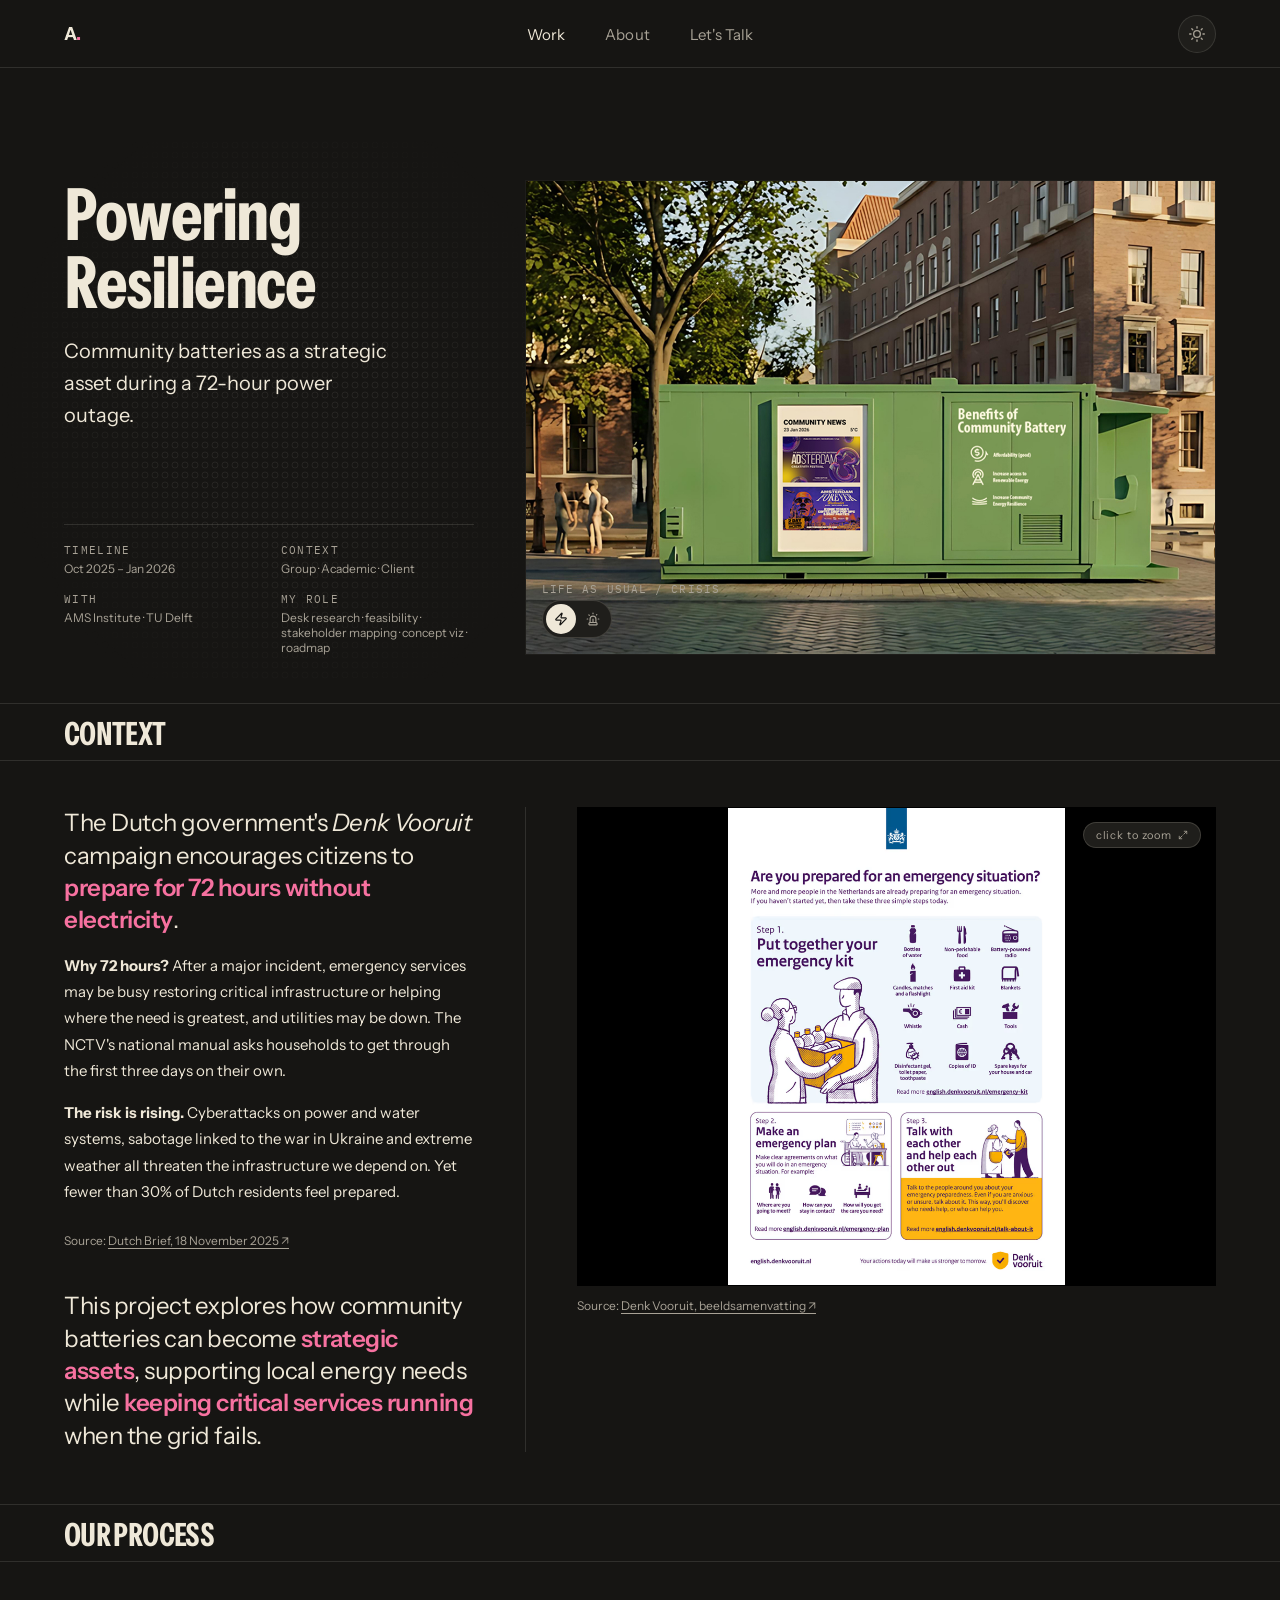
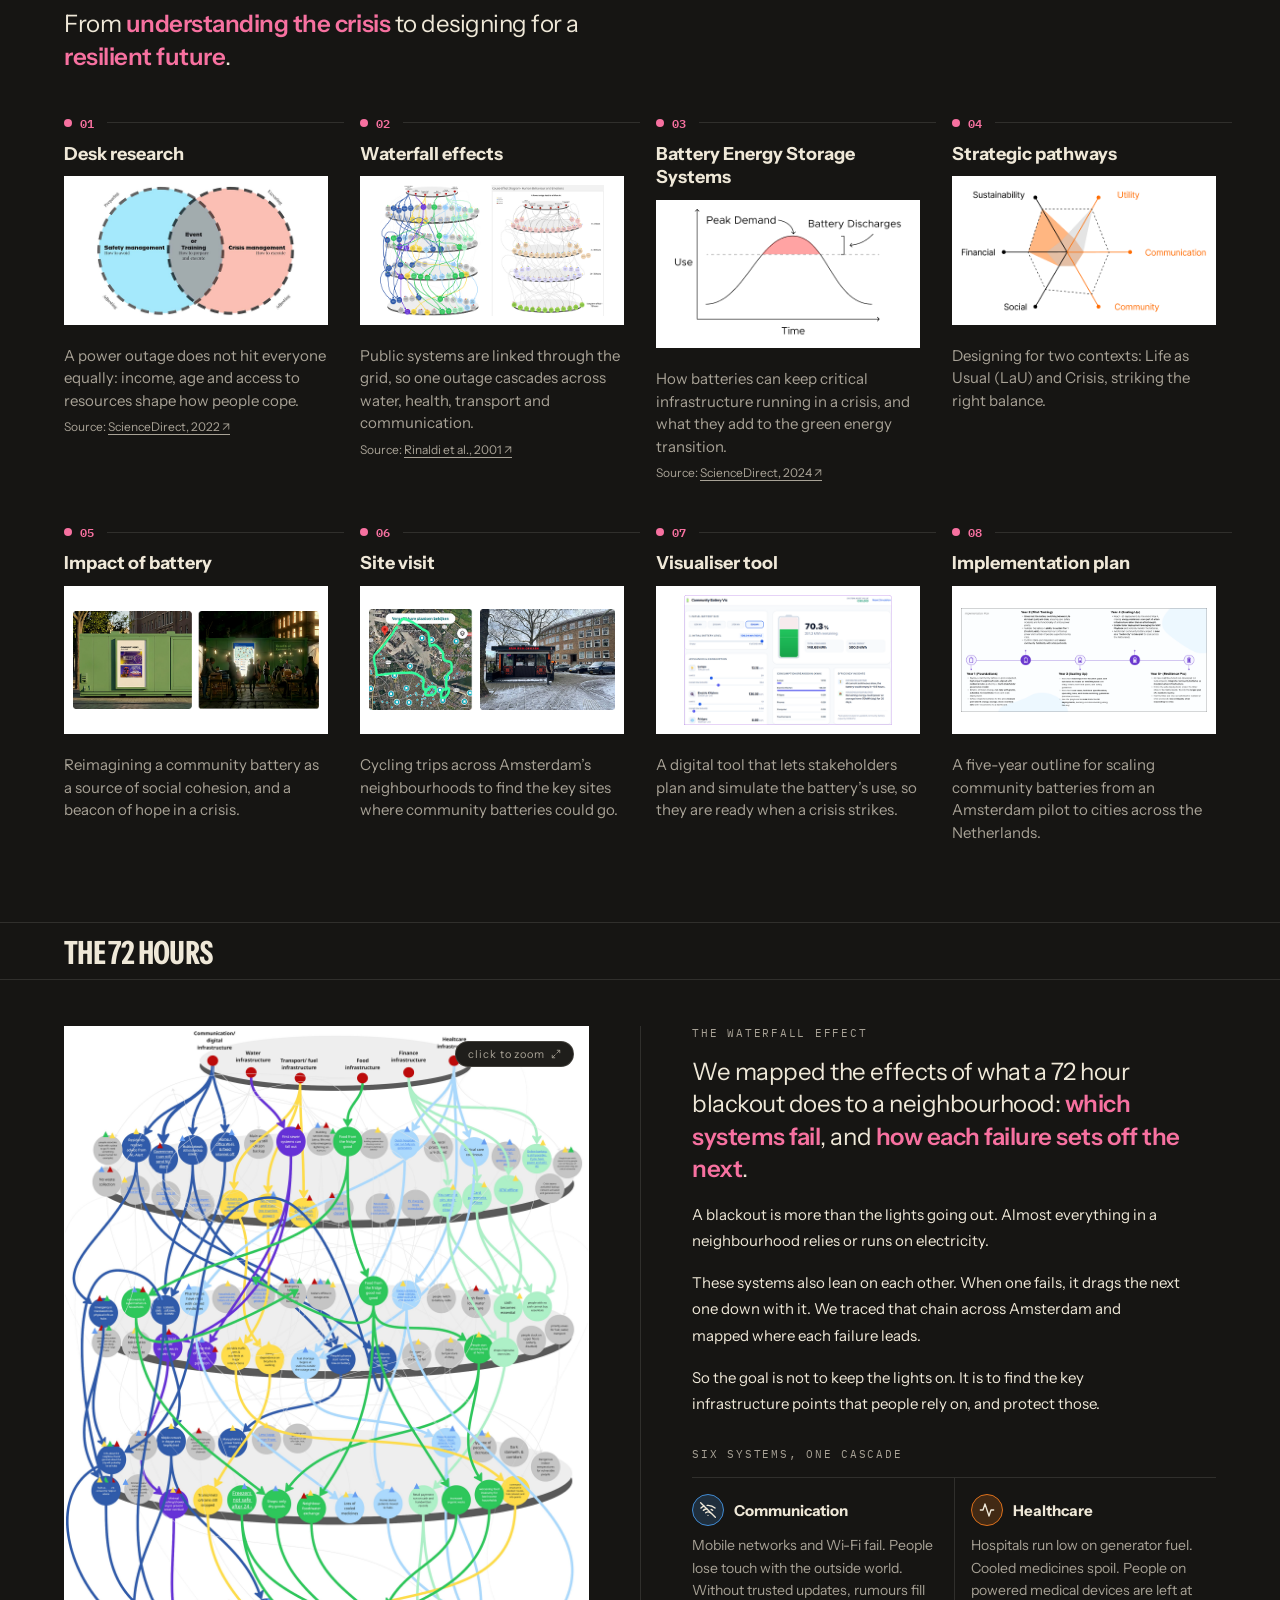
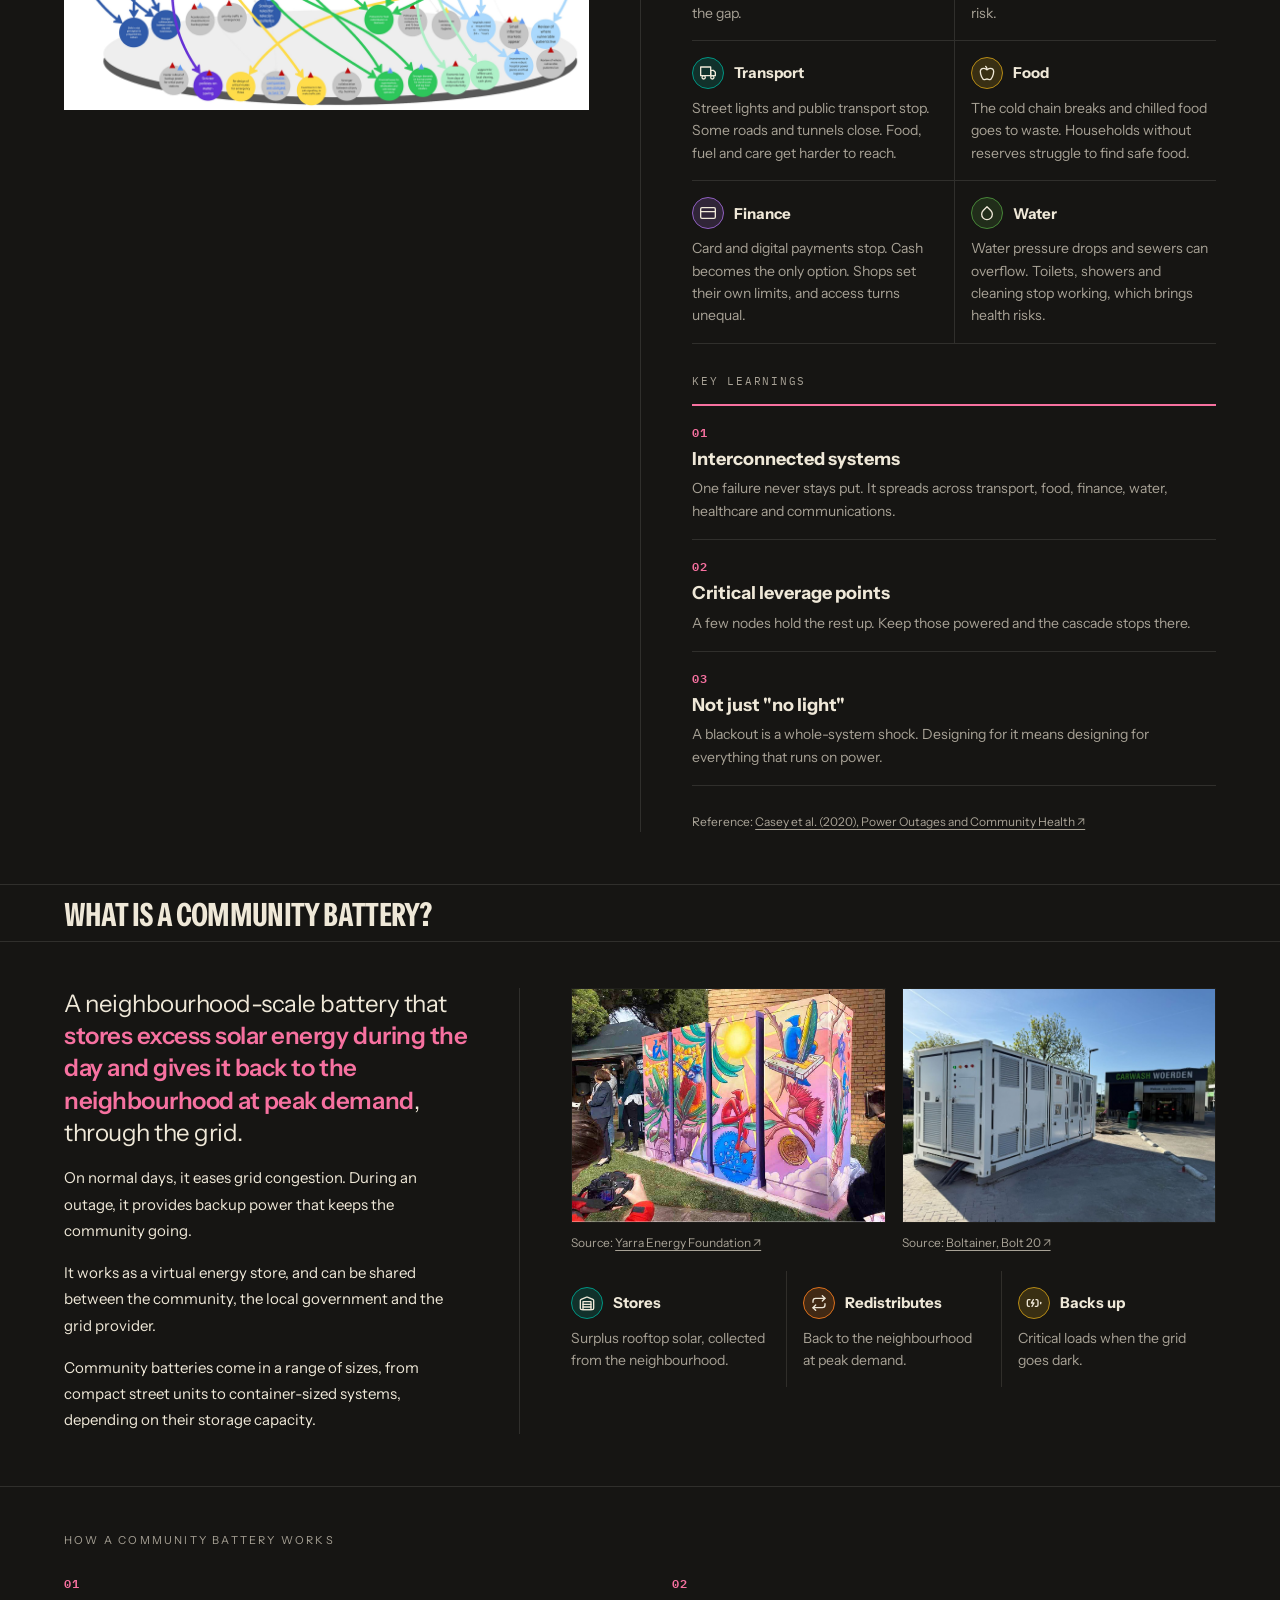
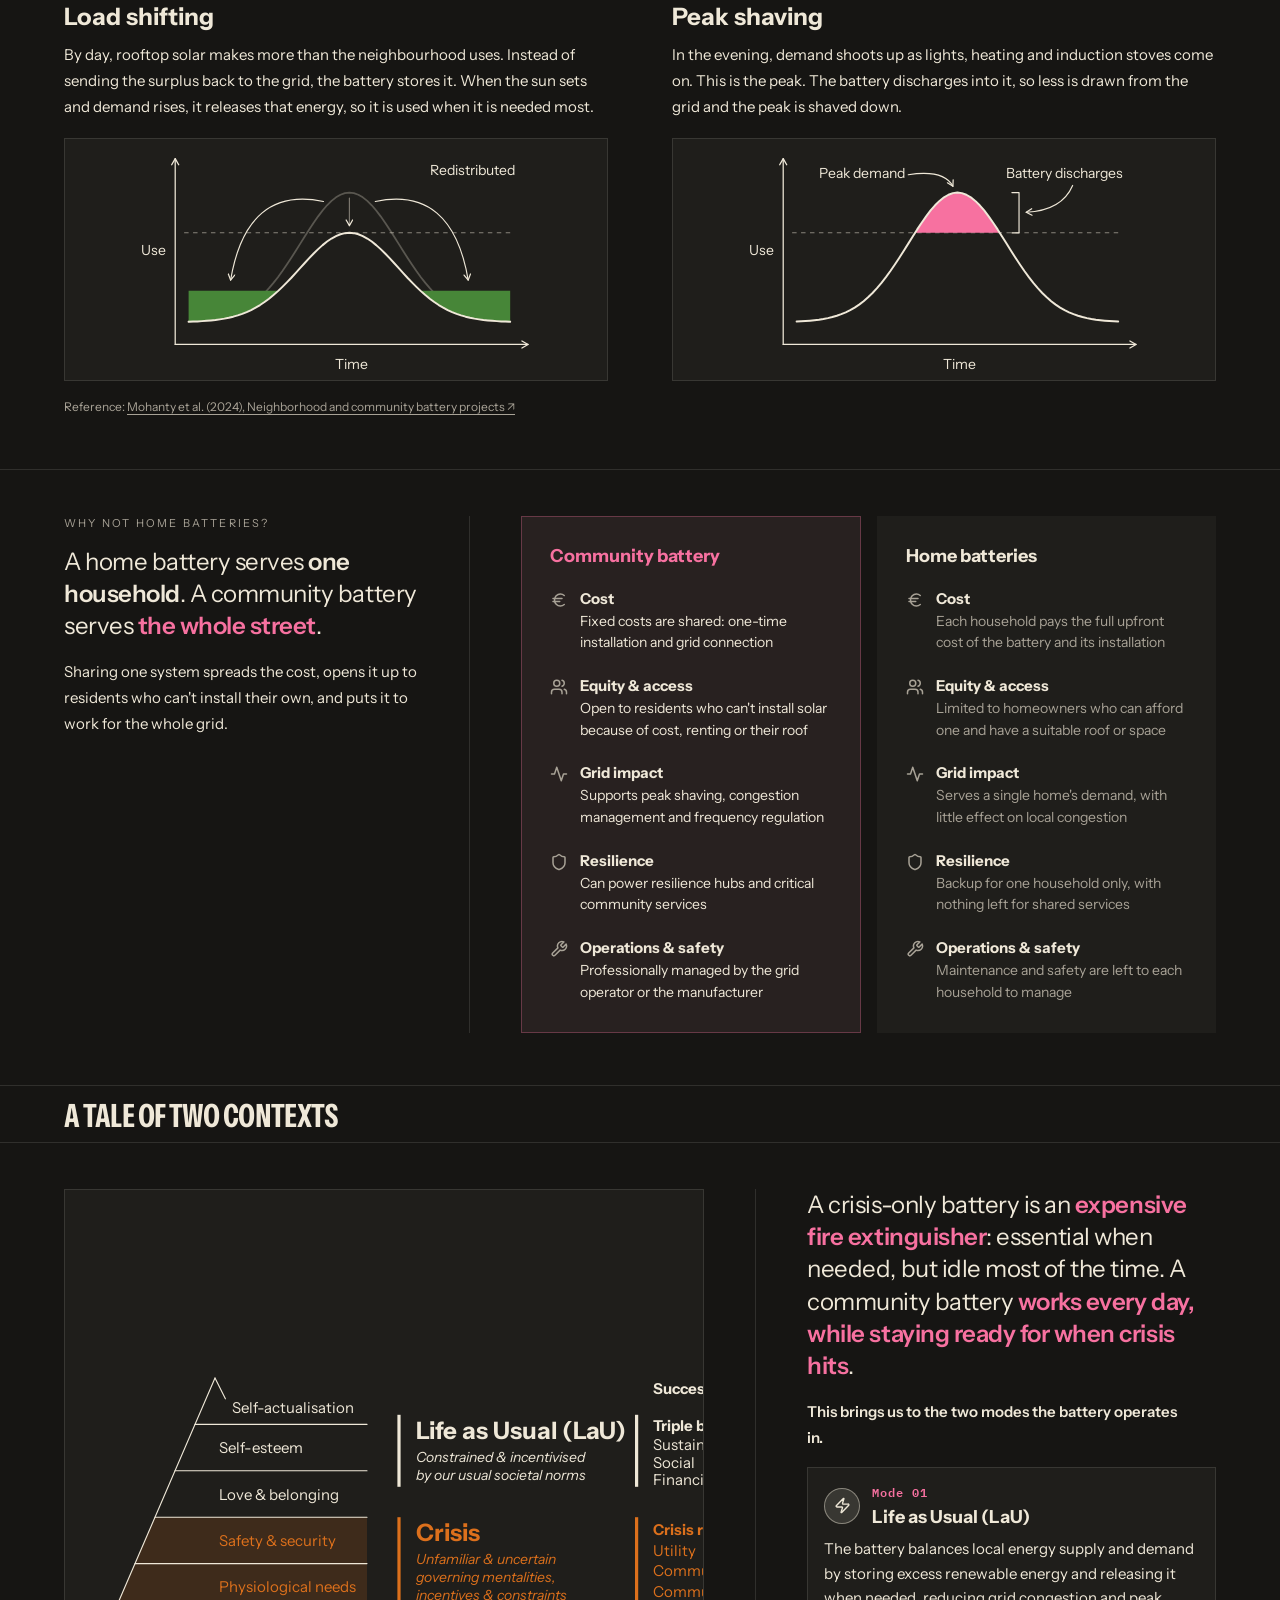
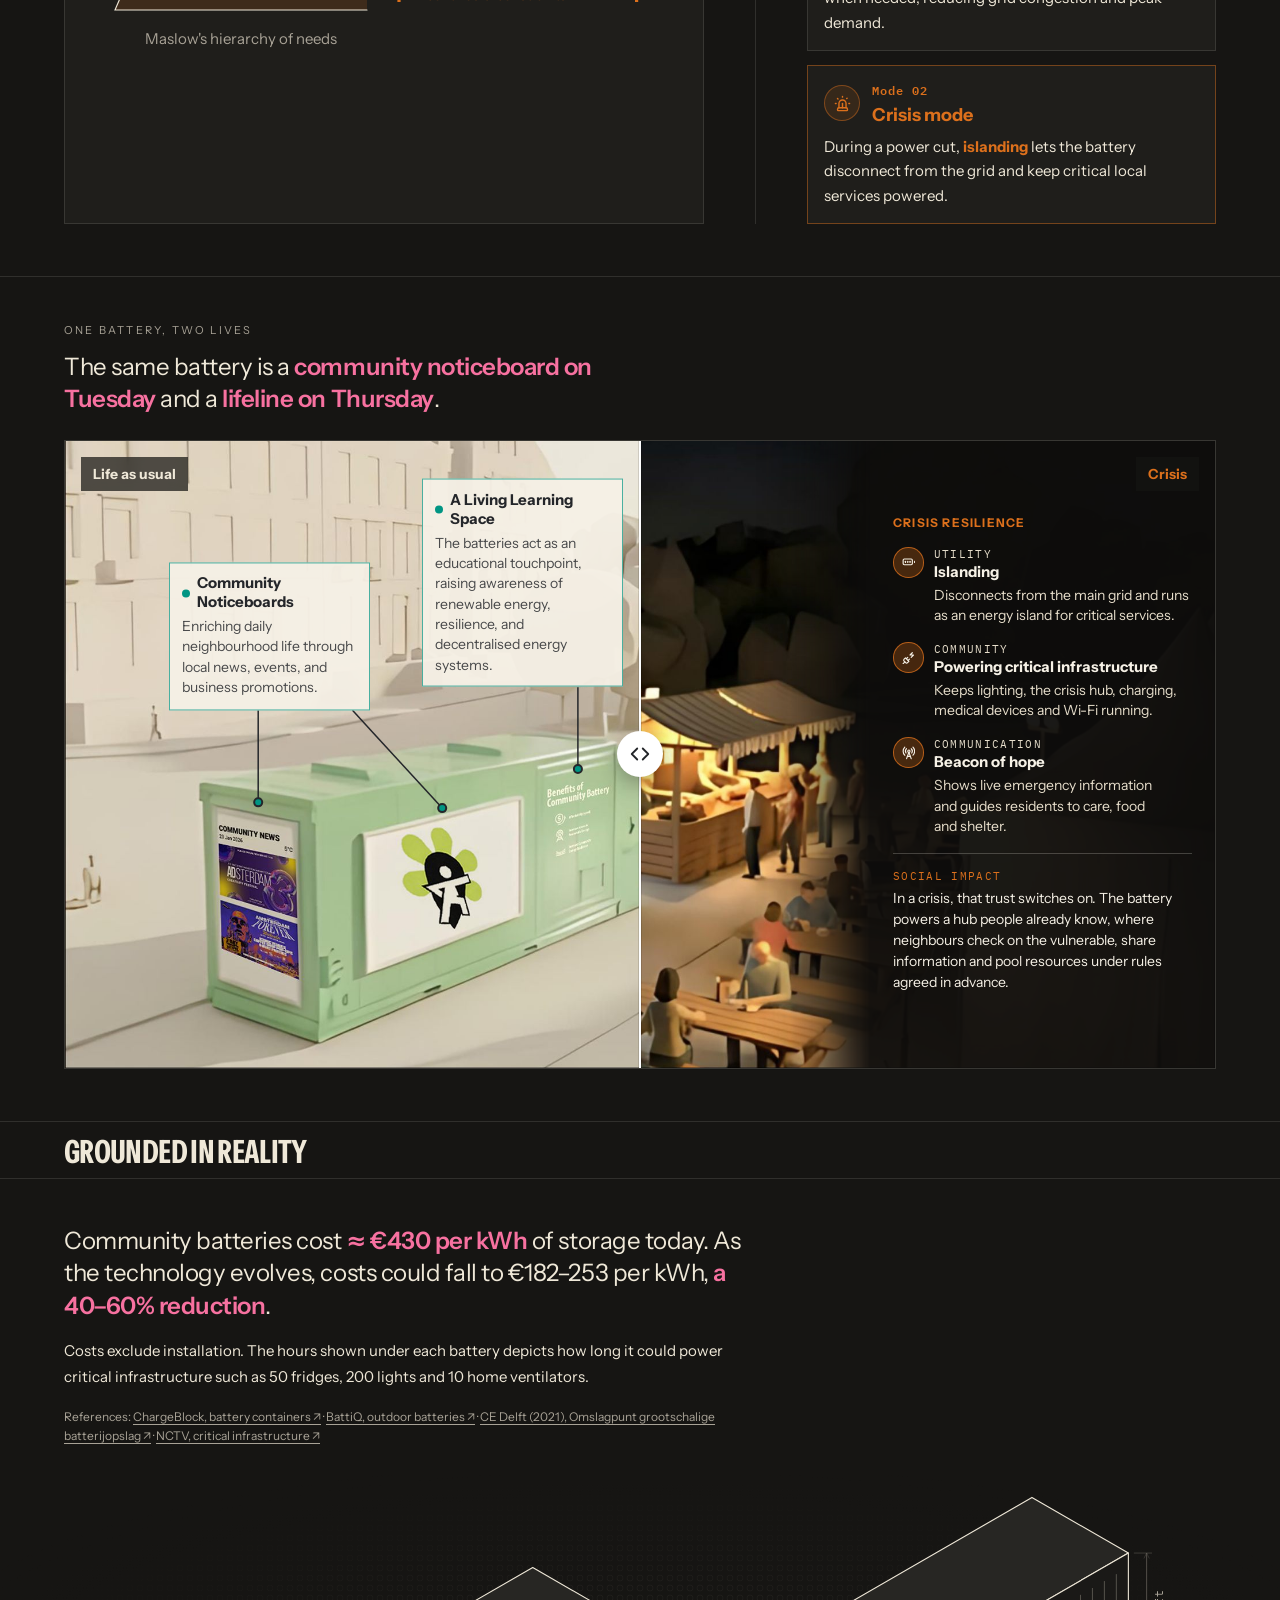
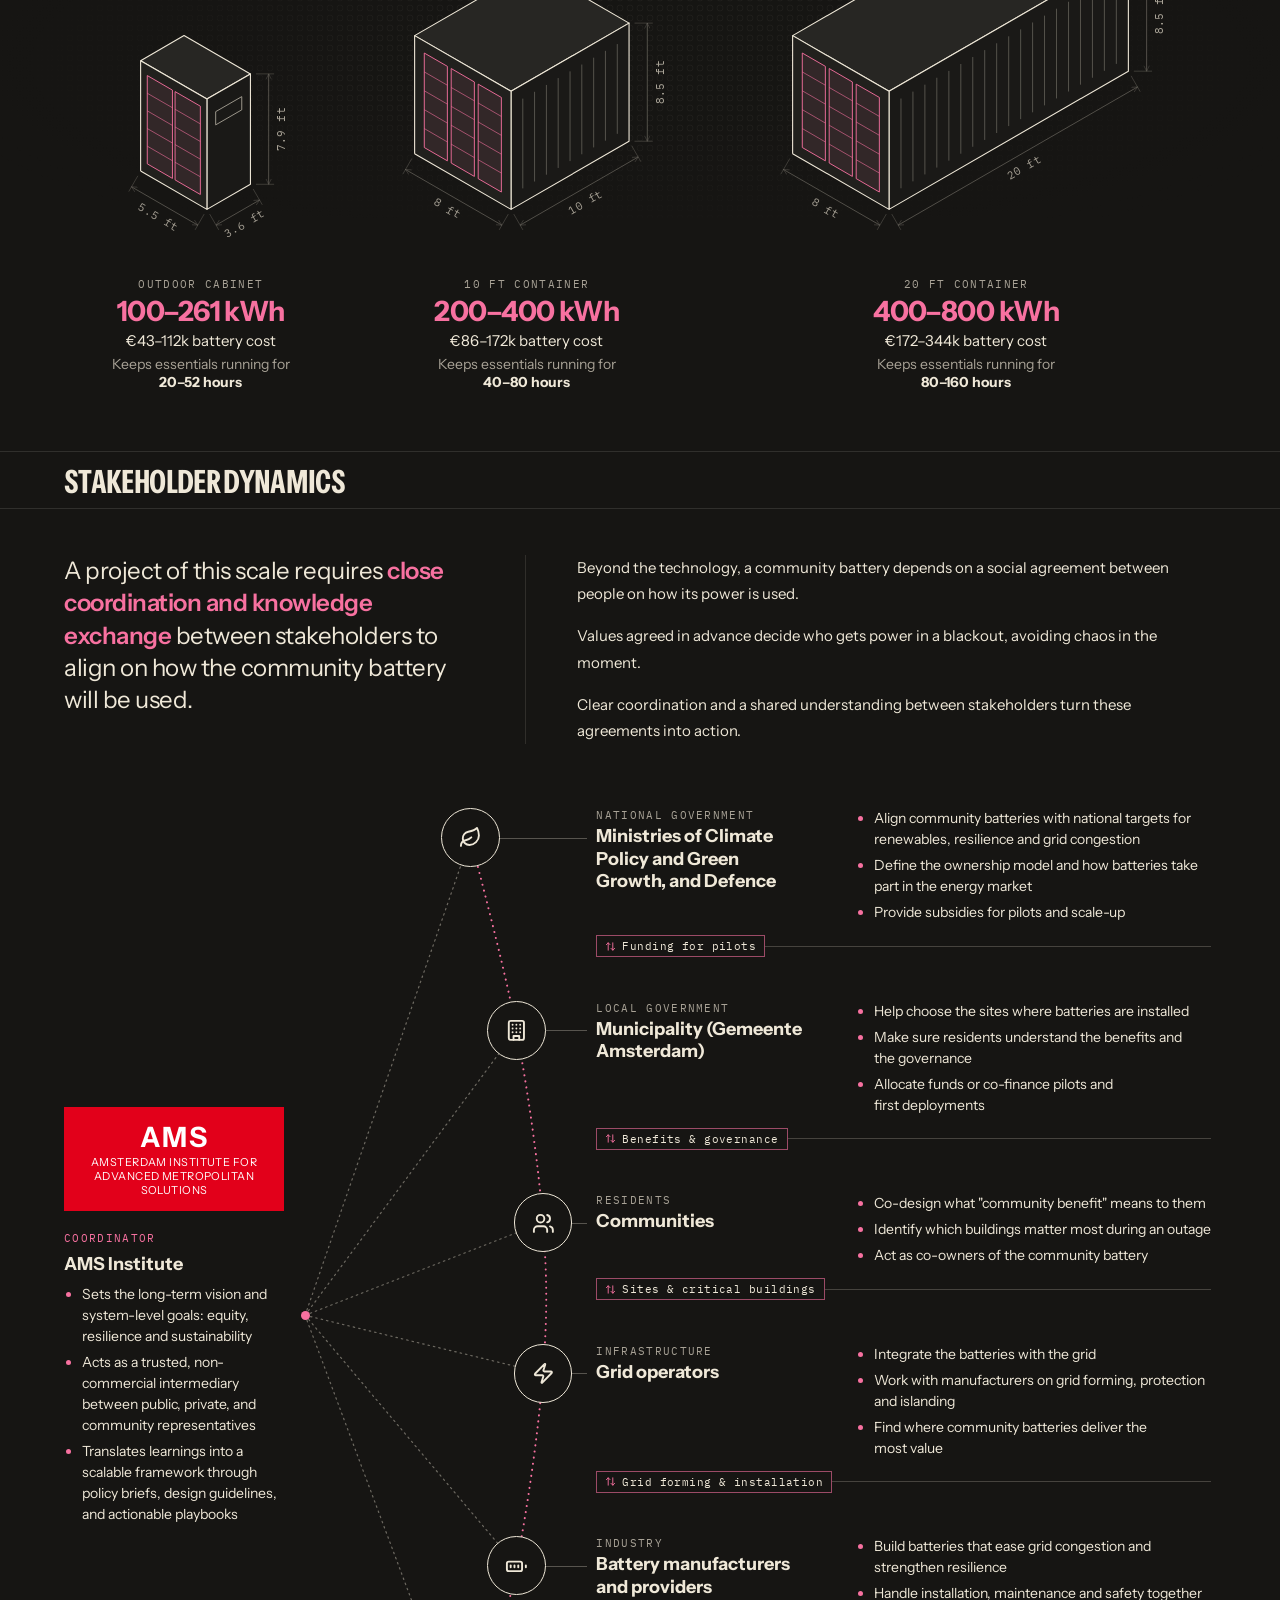
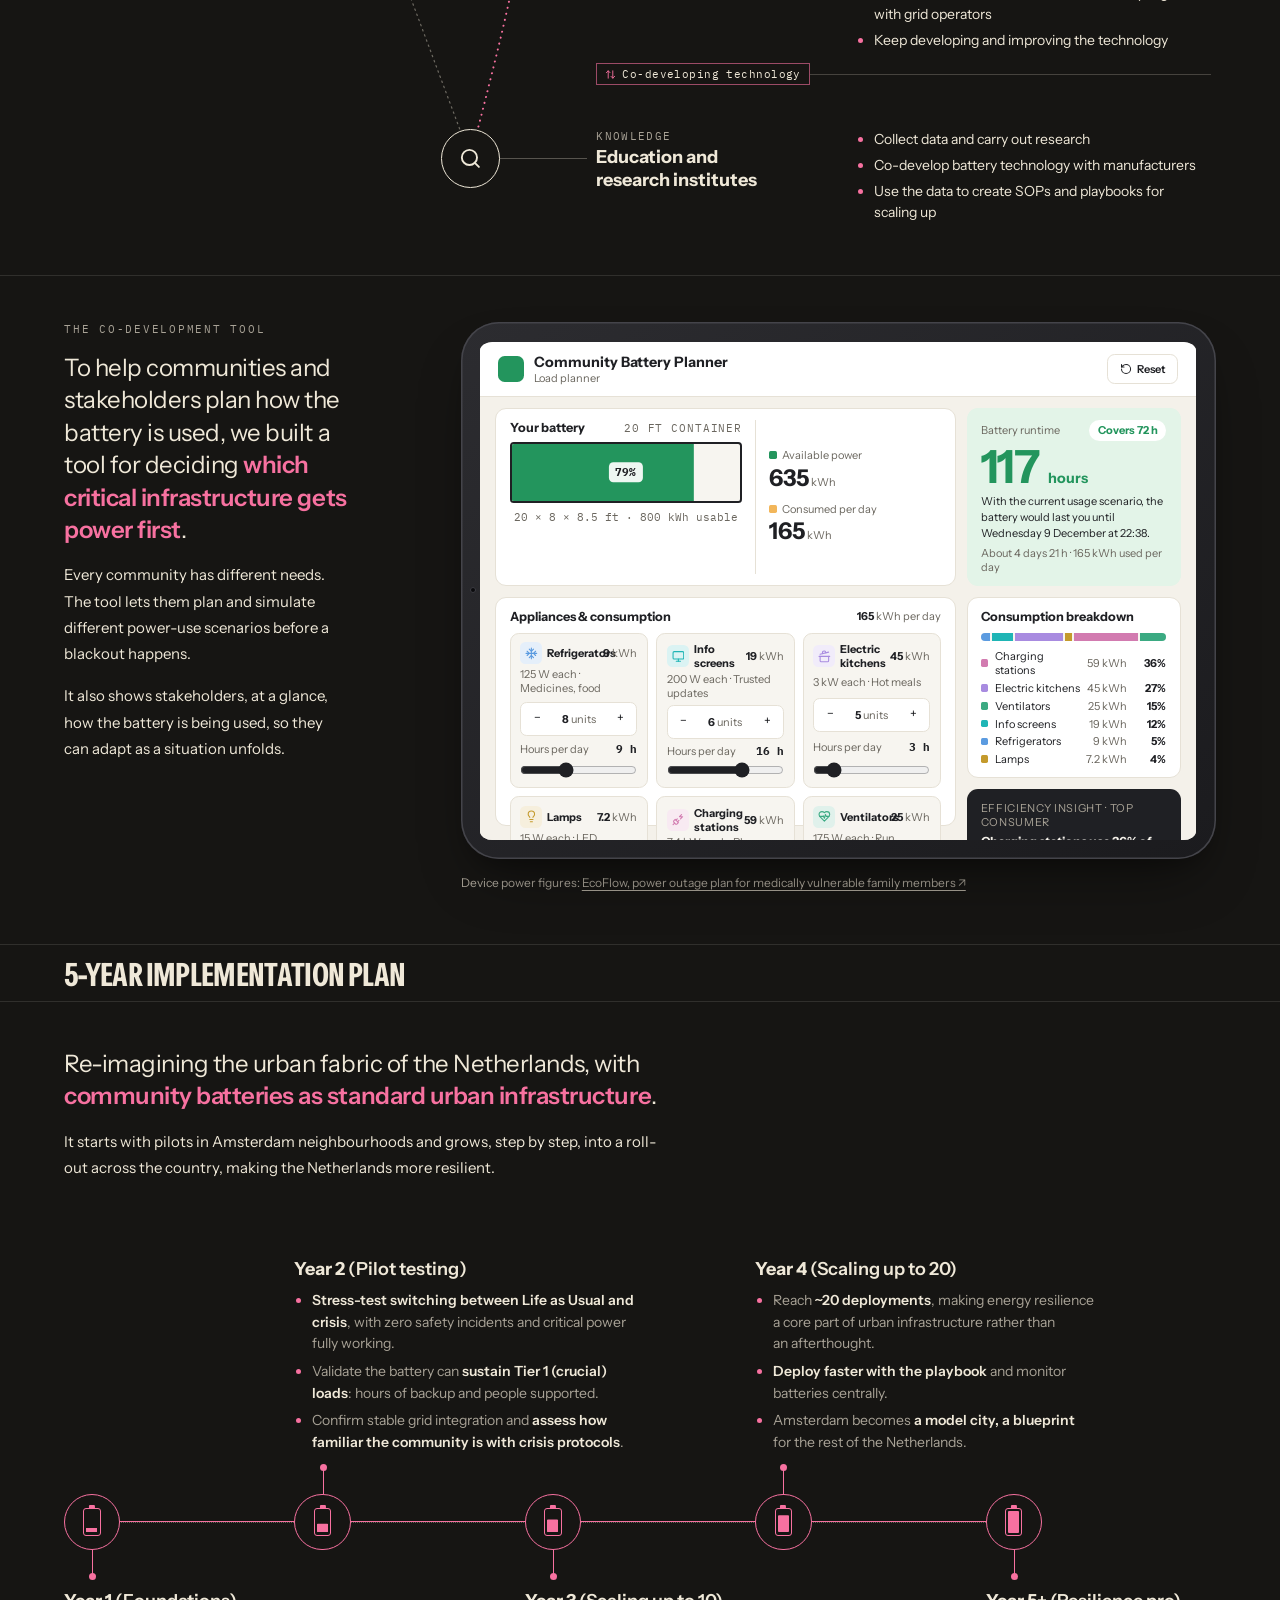
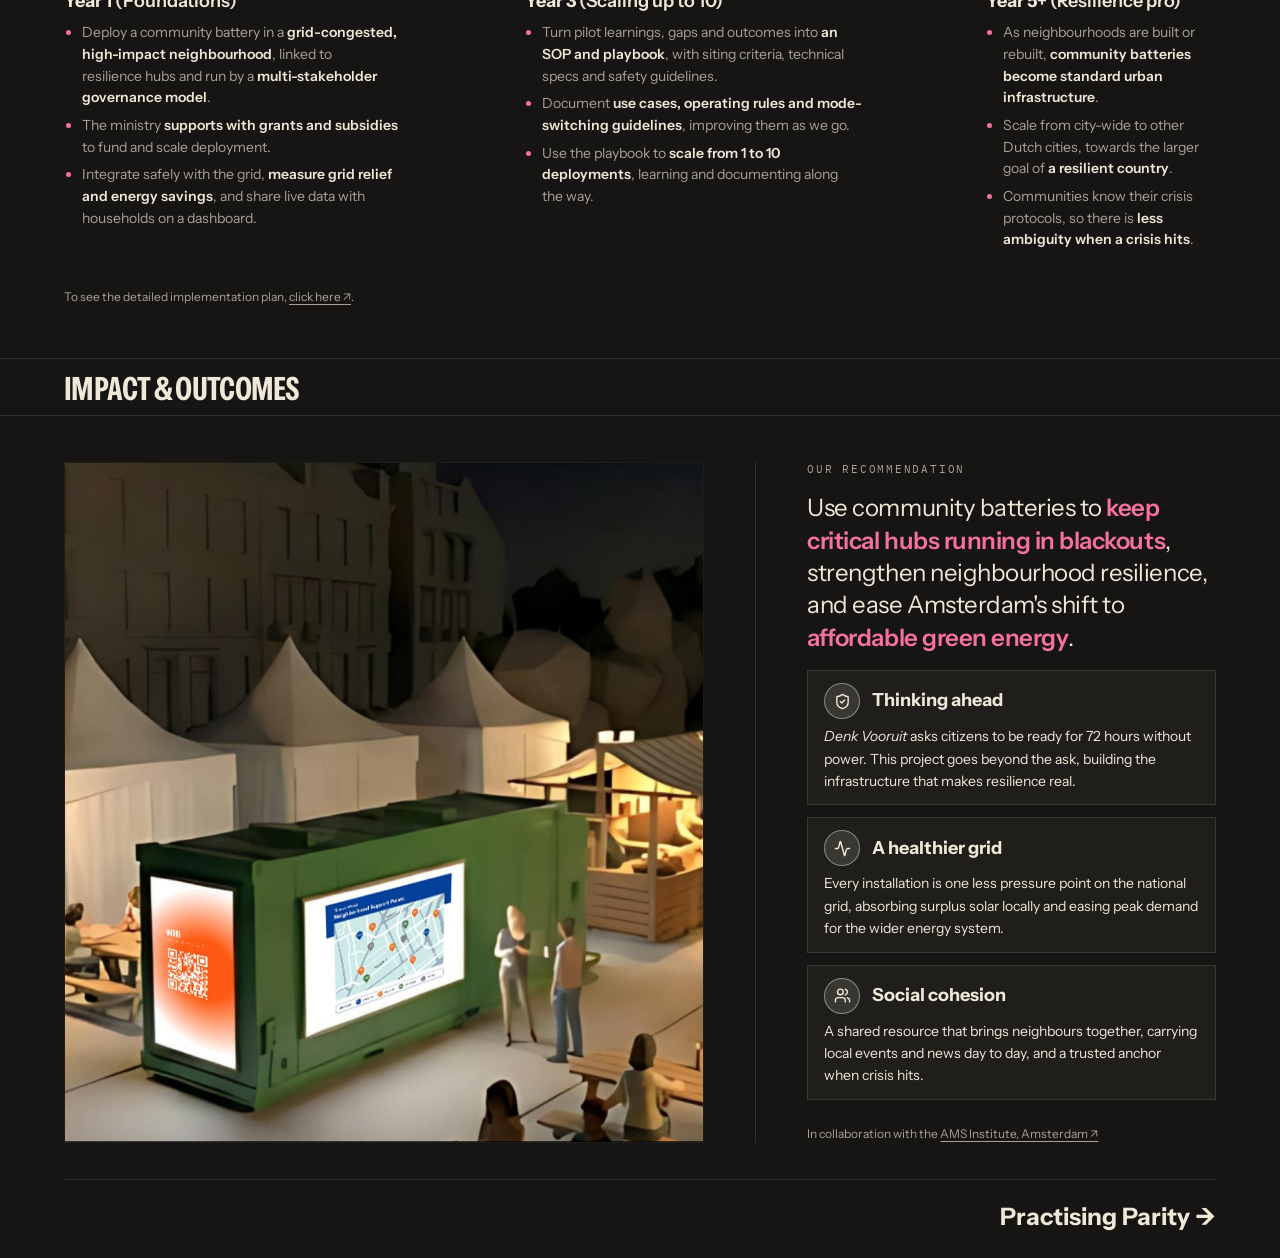
<file: projects/powering-resilience.html>
<!DOCTYPE html>
<html lang="en" data-theme="dark">
<head>
  <meta charset="UTF-8" />
  <meta name="viewport" content="width=device-width, initial-scale=1.0" />
  <meta name="description" content="Powering Resilience: community batteries as a strategic asset during a 72-hour power outage." />
  <title>Powering Resilience · Ayan</title>

  <!-- ─── Google Fonts ─────────────────────────────── -->
  <link rel="preconnect" href="https://fonts.googleapis.com" />
  <link rel="preconnect" href="https://fonts.gstatic.com" crossorigin />
  <link rel="stylesheet" href="../styles.css" />

  <link rel="stylesheet" href="../case-study.css" />
  <style>
    /* Project colours (README: Project colours). Life as Usual and Crisis,
       pointed at data-palette slots; -text steps for labels. */
    :root {
      --project-lau: var(--data-3);
      --project-lau-text: var(--data-3-text);
      --project-crisis: var(--data-2);
      --project-crisis-text: var(--data-2-text);
    }

    /* ═══════════════════════════════════════════════════════════════
       DESIGN TOKENS
       ═══════════════════════════════════════════════════════════════ */
    /* Design-system tokens come from styles.css — these alias the old names */

    /* ═══════════════════════════════════════════════════════════════
       RESET & BASE
       ═══════════════════════════════════════════════════════════════ */

    /* ═══════════════════════════════════════════════════════════════
       COMBINED FIXED HEADER WRAPPER
       ═══════════════════════════════════════════════════════════════ */
    /* Identical to the landing page header. */
    /* sits at the top of the page and scrolls away with it */
    /* A case study carries a back button and the theme switch, nothing else —
       the project is the page, and the one exit is the way you came in. */

    /* Same wordmark as the landing page */

    /* Shared circular control. The theme switch and the back button are the
       same object; only their hover motion differs. */

    /* The sun turns; the arrow goes back the way it points. */

    /* ═══════════════════════════════════════════════════════════════
       2A LAYOUT: nine full-width sections
       ═══════════════════════════════════════════════════════════════ */
    /* Page-local layer, re-derived light-first on the design-system tokens.
       Most entries now follow --bg/--text/--border, so they invert for free;
       only the steps the system has no token for are spelled out per theme. */

    /* ── Section shell ─────────────────────────────── */

    /* stretch, so a sticky child of the left column has room to travel */

    /* ── Shared type ───────────────────────────────── */   /* a neutral lead-in, no pink */

    /* ── Image placeholders: swap in automatically once files exist ── */

    /* day / night stage */

    /* ── 01 Hero ───────────────────────────────────── */
    /* the hero frame (.pr-hero, title, intro, meta) lives in case-study.css */

    .pr-mode {
      position: absolute;
      left: 16px;
      bottom: 16px;
      z-index: 3;
      display: flex;
      gap: 2px;
      padding: 3px;
      border: 1px solid var(--pr-ph-bd);
      border-radius: 999px;
      background: var(--pr-chip);
    }

    .pr-mode { cursor: pointer; }

    .pr-mode:focus-visible { outline: 2px solid var(--focus-ring, var(--accent)); outline-offset: 3px; }

    /* the knob slides under whichever icon is the current mode */
    .pr-mode-knob {
      position: absolute;
      top: 3px;
      left: 3px;
      width: 30px;
      height: 30px;
      border-radius: 50%;
      background: var(--pr-head);
      transition: transform 0.35s var(--spring);
    }

    .pr-mode[aria-checked="true"] .pr-mode-knob { transform: translateX(32px); }

    /* every 10 s a short pink stroke runs once around the switch, then fades */
    .pr-mode-ring {
      position: absolute;
      inset: -1px;
      width: calc(100% + 2px);
      height: calc(100% + 2px);
      overflow: visible;
      pointer-events: none;
    }

    .pr-mode-ring rect {
      fill: none;
      stroke: var(--accent);
      stroke-width: 1.5;
      stroke-linecap: round;
      stroke-dasharray: 0.3 0.7;
      stroke-dashoffset: 0;
      opacity: 0;
      animation: pr-mode-ring 10s linear 2s infinite;
    }

    @keyframes pr-mode-ring {
      0%   { stroke-dashoffset: 0;  opacity: 0; }
      2%   { opacity: 1; }
      14%  { stroke-dashoffset: -1; opacity: 1; }
      18%  { stroke-dashoffset: -1.15; opacity: 0; }
      100% { stroke-dashoffset: -1.15; opacity: 0; }
    }

    .pr-mode-ico {
      position: relative;
      width: 30px;
      height: 30px;
      display: flex;
      align-items: center;
      justify-content: center;
      color: var(--pr-dim);
      transition: color 0.3s ease;
    }

    .pr-mode-ico svg { width: 14px; height: 14px; }

    .pr-mode[aria-checked="false"] .pr-mode-ico--day,
    .pr-mode[aria-checked="true"]  .pr-mode-ico--night { color: var(--bg); }

    .pr-mode-cap {
      font-family: var(--font-mono);
      position: absolute;
      left: 16px;
      bottom: 58px;
      z-index: 3;
      font-size: var(--cs-label);
      letter-spacing: 0.1em;
      text-transform: uppercase;
      color: var(--pr-dim);
    }

    /* ── Context ───────────────────────────────────── */
    .pr-fig {
      display: flex;
      flex-direction: column;
      gap: 10px;
    }

    /* the section's takeaway, sitting at the foot of the text column so it
       lines up with the bottom of the image */
    .pr-ctx-close { margin-top: auto; padding-top: 24px; }

    /* stays beside the text while the longer column scrolls past */
    .pr-fig--pin {
      position: sticky;
      top: calc(var(--pr-sticky) + 76px);
    }

    .pr-fig-frame { aspect-ratio: 4 / 3; padding: 0; }
    .pr-fig-frame,
    .pr-fig-frame.is-loaded { background: #000; }
    .pr-fig-frame .pr-ph-label { color: color-mix(in srgb, var(--bone-100) 50%, transparent); }
    .pr-fig-frame > img { object-fit: contain; }

    .pr-cap a,
    .pr-ref a {
      color: inherit;
      text-decoration: underline;
      text-underline-offset: 3px;
      word-break: break-word;
      transition: color 0.2s ease;
    }

    .pr-cap a:hover,
    .pr-ref a:hover { color: var(--accent-text); }

    /* ── 02 The 72 Hours ───────────────────────────── */
    /* the map is portrait (1064 × 1386) and leads the section, so the
       columns flip to an even split */
    .pr-split--flip { grid-template-columns: 1fr 1fr; }

    /* the text column runs longer than the map, so the map
       stays pinned under the band, sized to fit the screen while they do */
    .pr-ctx-fig {
      position: sticky;
      top: calc(var(--pr-sticky) + 76px);
      width: min(100%, calc((100vh - 76px - 24px) * 1064 / 1386));
    }

    .pr-ctx-frame { aspect-ratio: 1064 / 1386; padding: 0; }
    .pr-ctx-frame.is-loaded { background: #fff; }
    .pr-ctx-frame > img { object-fit: contain; }

    .pr-ctx-r {
      display: flex;
      flex-direction: column;
      gap: 16px;
    }

    .pr-ctx-r .pr-eyebrow { margin-top: 14px; }
    .pr-ctx-r .pr-eyebrow:first-child { margin-top: 0; }

    /* six systems, colour-keyed to the lines in the map */
    .pr-cats {
      display: grid;
      grid-template-columns: 1fr 1fr;
      border-top: 1px solid var(--pr-line);
    }

    .pr-cat {
      display: flex;
      flex-direction: column;
      gap: 8px;
      padding: 16px 16px 16px 0;
      border-bottom: 1px solid var(--pr-line);
    }

    .pr-cat:nth-child(2n) {
      padding: 16px 0 16px 16px;
      border-left: 1px solid var(--pr-line);
    }

    .pr-cat-h {
      display: flex;
      align-items: center;
      gap: 10px;
    }

    .pr-cat-ico {
      flex: none;
      width: 32px;
      height: 32px;
      border-radius: 50%;
      display: flex;
      align-items: center;
      justify-content: center;
      color: var(--pr-head);
      background: color-mix(in srgb, var(--cat) 22%, transparent);
      border: 1px solid var(--cat);
    }

    .pr-cat-ico svg { width: 16px; height: 16px; }

    /* six systems: data palette slots 1–6, in reading order */
    .pr-cat--comms   { --cat: var(--data-1); }
    .pr-cat--health  { --cat: var(--data-2); }
    .pr-cat--move    { --cat: var(--data-3); }
    .pr-cat--food    { --cat: var(--data-4); }
    .pr-cat--finance { --cat: var(--data-5); }
    .pr-cat--water   { --cat: var(--data-6); }

    .pr-cat-n {
      font-family: var(--font-h);
      font-size: var(--cs-body);
      font-weight: 700;
      color: var(--pr-head);
    }

    .pr-cat-d {
      font-size: var(--cs-body-s);
      line-height: 1.6;
      color: var(--pr-dim);
    }

    /* key learnings: numbered rows under the six systems */
    .pr-keys { border-top: 2px solid var(--accent); }

    /* numbered like the process steps: small accent number above the title */
    .pr-key {
      display: flex;
      flex-direction: column;
      gap: 6px;
      padding: 16px 0;
      border-bottom: 1px solid var(--pr-line);
    }

    .pr-key-t {
      font-family: var(--font-h);
      font-size: var(--cs-card-title);
      font-weight: 700;
      line-height: 1.3;
      color: var(--pr-head);
    }

    .pr-key-d {
      font-size: var(--cs-body-s);
      line-height: 1.65;
      color: var(--pr-dim);
    }

    .pr-ref { margin-top: 10px; }

    /* ── 03 Process ────────────────────────────────── */
    .pr-proc-intro { margin-bottom: 26px; }

    .pr-proc-note {
      font-size: var(--cs-body-s);
      line-height: 1.7;
      color: var(--pr-dim);
    }

    /* every step keeps the same side padding so the columns (and their
       thumbnails) come out identical; the outer padding is pulled back
       into the gutter instead of trimmed off the first and last step */
    .pr-steps {
      display: grid;
      grid-template-columns: repeat(4, 1fr);
      margin-inline: -16px;
    }

    .pr-step {
      display: flex;
      flex-direction: column;
      gap: 10px;
      padding: 18px 16px;
      border-right: 1px solid var(--pr-line);
    }

    .pr-step:last-child { border-right: 0; }

    /* timeline look: a dot, the number, then a rule running to the next step */
    .pr-steps .pr-step { border: 0; padding-block: 14px 26px; }

    .pr-steps .pr-step-num {
      display: flex;
      align-items: center;
      gap: 8px;
      margin-right: -16px;
      font-family: var(--font-mono);
      font-size: var(--cs-index);
      font-weight: 600;
      letter-spacing: 0.04em;
    }

    .pr-steps .pr-step-num::before {
      content: "";
      width: 8px;
      height: 8px;
      border-radius: 50%;
      background: var(--accent);
    }

    .pr-steps .pr-step-num::after {
      content: "";
      flex: 1;
      height: 1px;
      margin-left: 4px;
      background: var(--pr-line);
    }

    .pr-step-num {
      font-family: var(--font-mono);
      font-weight: 600;
      font-size: var(--cs-index);
      letter-spacing: var(--cs-tracking-index);
      color: var(--accent-text);
    }

    .pr-step-t {
      font-family: var(--font-h);
      font-size: var(--cs-card-title);
      font-weight: 700;
      line-height: 1.3;
      color: var(--pr-head);
    }

    /* extra room under the thumbnail, which also scales up on hover */
    .pr-step .pr-ph + .pr-step-c { margin-top: 10px; }

    .pr-step-ref {
      display: block;
      margin-top: 6px;
      font-size: var(--cs-ref);
      color: var(--pr-dim);
    }

    .pr-step-ref a { color: inherit; text-decoration: underline; text-underline-offset: 3px; }
    .pr-step-ref a:hover { color: var(--accent-text); }

    .pr-step-c b { font-weight: 600; color: var(--pr-head); }

    .pr-step-c {
      font-size: var(--cs-body);
      line-height: 1.5;
      color: var(--pr-dim);
    }

    /* wider than any thumbnail, so each one is fitted to the same height */
    .pr-step .pr-ph {
      aspect-ratio: 16 / 9;
      padding: 6px;
      transition: transform 0.4s var(--spring), border-color 0.3s ease, box-shadow 0.4s ease;
    }

    .pr-step .pr-ph-label { font-size: var(--cs-label); letter-spacing: 0.1em; }

    /* thumbnails show the whole artefact on a white card, never cropped */
    .pr-step .pr-ph.is-loaded { background: #fff; }
    .pr-step .pr-ph > img {
      inset: 8px;
      width: calc(100% - 16px);
      height: calc(100% - 16px);
      object-fit: contain;
    }

    .pr-step:hover .pr-ph {
      transform: scale(1.04);
      border-color: var(--accent);
      box-shadow: 0 10px 30px rgba(0, 0, 0, 0.28);
    }

    /* two photos side by side, each with its source underneath */
    .pr-batt-pair {
      display: grid;
      grid-template-columns: 1fr 1fr;
      gap: 16px;
    }

    .pr-batt-photo { aspect-ratio: 4 / 3; }

    /* what the battery does: the six-systems cells, three across, in accent */
    /* no rules above or below: only the vertical dividers between cells */
    .pr-cats--3 { grid-template-columns: repeat(3, 1fr); border-top: 0; }
    .pr-cats--3 .pr-cat { border-bottom: 0; }

    .pr-cats--3 .pr-cat,
    .pr-cats--3 .pr-cat:nth-child(2n) {
      padding: 16px;
      border-left: 1px solid var(--pr-line);
    }

    .pr-cats--3 .pr-cat:first-child { padding-left: 0; border-left: 0; }
    .pr-cats--3 .pr-cat:last-child  { padding-right: 0; }

    /* brick colours from the brand palette (components/brand/brickEngine.js) */
    .pr-cat--store  { --cat: var(--data-3); }
    .pr-cat--share  { --cat: var(--data-2); }
    .pr-cat--backup { --cat: var(--data-4); }

    /* ── 05 How it works ───────────────────────────── */
    /* two mechanisms side by side; in each, the explanation comes first and
       a short chart card follows, so the text is read before the picture */
    .pr-how {
      display: grid;
      grid-template-columns: minmax(0, 1fr) minmax(0, 1fr);
      gap: clamp(28px, 5vw, 64px);
      margin-top: 26px;
    }

    .pr-how-row {
      display: flex;
      flex-direction: column;
      gap: 10px;
    }

    /* grows to the taller of the two texts, so both charts line up */
    .pr-how-text {
      flex: 1;
      display: flex;
      flex-direction: column;
      gap: 10px;
    }

    .pr-duo-t {
      font-family: var(--font-h);
      font-size: var(--cs-subhead);
      font-weight: 700;
      line-height: 1.2;
      color: var(--pr-head);
    }

    /* the charts are white-ground PNGs: show each whole on a white card */
    .pr-chart {
      width: 100%;
      height: clamp(200px, 19vw, 260px);
      margin-top: 8px;
      padding: 0;
    }
    /* the two charts are inline SVG drawn in the theme's text colour, on a
       surface-coloured card so they read as a panel against the page; they
       draw themselves when the row arrives */
    .pr-chart {
      background: var(--surface);
      border: 1px solid var(--pr-line);
    }

    .pr-chart svg { display: block; width: 100%; height: 100%; }

    .pr-c-axis,
    .pr-c-line,
    .pr-c-ghost,
    .pr-c-note,
    .pr-c-mark { fill: none; stroke-linecap: round; stroke-linejoin: round; }

    .pr-c-axis  { stroke: var(--pr-head); stroke-width: 1.4; }
    .pr-c-line  { stroke: var(--pr-head); stroke-width: 2.2; }
    .pr-c-ghost { stroke: color-mix(in srgb, var(--pr-head) 28%, transparent); stroke-width: 2; }
    .pr-c-note  { stroke: var(--pr-head); stroke-width: 1.3; }
    .pr-c-note--dim { stroke: color-mix(in srgb, var(--pr-head) 45%, transparent); }
    .pr-c-mark  { stroke: var(--pr-head); stroke-width: 1.5; }
    .pr-c-dash  { stroke: color-mix(in srgb, var(--pr-head) 50%, transparent); stroke-width: 1.2; stroke-dasharray: 5 5; }
    .pr-c-pink  { fill: var(--accent); }
    .pr-c-green { fill: var(--data-6); }

    .pr-c-text {
      fill: var(--pr-head);
      font-family: var(--font-sans);
      font-size: calc(var(--cs-body-s) * max(1, var(--svg-k, 1)));
    }

    .pr-c-draw {
      stroke-dasharray: 1;
      stroke-dashoffset: 1;
      transition: stroke-dashoffset 1.4s var(--ease-scene);
    }

    .pr-c-late {
      opacity: 0;
      transition: opacity 0.6s ease 1.1s;
    }

    .pr-how-row.is-in .pr-c-draw { stroke-dashoffset: 0; }
    .pr-how-row.is-in .pr-c-late { opacity: 1; }

    .pr-how-ref { margin-top: 16px; }

    .pr-duo-p {
      font-size: var(--cs-body);
      line-height: 1.75;
      color: var(--text);
    }

    /* ── Why not home batteries ────────────────────── */
    /* two cards, community and home, each listing the same five attributes
       (.pr-vs is shared, in case-study.css): a title plus five rows */
    .pr-vs { --vs-rows: 6; }

    .pr-vs-card--community {
      background: color-mix(in srgb, var(--accent) 4%, var(--surface));
      border-color: color-mix(in srgb, var(--accent) 30%, transparent);
    }

    .pr-vs-card--community .pr-vs-h { color: var(--accent-text); }

    .pr-vs-card--community .pr-vs-d { color: var(--text); }

    /* ── 06 A tale of two contexts ─────────────────── */
    /* the horizontal diagram needs the wider column to stay legible */
    .pr-split--wide-l { grid-template-columns: 60% 40%; }

    .pr-ops-lead { font-weight: 600; color: var(--pr-head); }

    /* the two operating modes, stacked in the text column: ink for life as
       usual, the diagram's orange for crisis */
    .pr-ops {
      display: grid;
      gap: 14px;
    }

    .pr-op {
      --mode: var(--pr-head);
      display: flex;
      flex-direction: column;
      gap: 8px;
      padding: 14px 16px;
      background: var(--surface);
      border: 1px solid var(--pr-line);
    }

    .pr-op--crisis {
      --mode: var(--project-crisis-text);
      border-color: color-mix(in srgb, var(--project-crisis) 45%, transparent);
    }

    .pr-op-h {
      display: flex;
      align-items: center;
      gap: 12px;
    }

    .pr-op-ico {
      flex: none;
      width: 36px;
      height: 36px;
      border-radius: 50%;
      display: flex;
      align-items: center;
      justify-content: center;
      color: var(--mode);
      background: color-mix(in srgb, var(--mode) 12%, transparent);
      border: 1px solid color-mix(in srgb, var(--mode) 45%, transparent);
    }

    .pr-op-ico svg { width: 17px; height: 17px; }

    .pr-op .pr-step-num { display: block; margin-bottom: 5px; }
    .pr-op--crisis .pr-step-num { color: var(--project-crisis-text); }

    .pr-op-t {
      font-family: var(--font-h);
      font-size: var(--cs-card-title);
      font-weight: 700;
      line-height: 1.2;
      color: var(--mode);
    }

    .pr-op-p {
      font-size: var(--cs-body);
      line-height: 1.65;
      color: var(--text);
    }

    .pr-op-p strong { font-weight: 700; color: var(--mode); }

    /* the diagram is wide; on small screens it scrolls sideways rather than
       shrinking its labels past reading size */
    /* fills the column so its bottom edge meets the last mode card; the
       diagram sits centred inside the extra height */
    .pr-ctx2 {
      flex: 1;
      display: flex;
      align-items: center;
      padding: 18px;
      background: var(--surface);
      border: 1px solid var(--pr-line);
      overflow-x: auto;
    }

    /* 720px keeps the smallest label at 11px or more when the frame scrolls */
    .pr-ctx2 svg { display: block; width: 100%; min-width: 720px; height: auto; }

    .pr-d-ink    { stroke: var(--pr-head); fill: none; }
    .pr-d-crisis { stroke: var(--project-crisis); fill: none; }
    .pr-d-tint   { fill: color-mix(in srgb, var(--project-crisis) 16%, transparent); }
    .pr-d-bar    { stroke-width: 4; }
    .pr-d-rule   { stroke-width: 1.4; stroke-linecap: round; }

    .pr-d-text {
      font-family: var(--font-sans);
      font-size: calc(var(--cs-body) * max(1, var(--svg-k, 1)));
      fill: var(--pr-head);
    }

    .pr-d-text--crisis { fill: var(--project-crisis-text); }
    .pr-d-text--dim    { fill: var(--pr-dim); }
    .pr-d-title  { font-size: calc(var(--cs-subhead) * max(1, var(--svg-k, 1))); font-weight: 700; }
    .pr-d-head   { font-weight: 700; }
    .pr-d-sub    { font-size: calc(var(--cs-body-s) * max(1, var(--svg-k, 1))); font-style: italic; }

    /* ── 07 Two lives ──────────────────────────────── */
    /* drag to compare: the day render is the base, the night render is
       revealed to the right of --pos; an invisible range input on top does the
       dragging, so touch, mouse and arrow keys all work */
    .pr-cmp {
      --pos: 50%;
      position: relative;
      width: 100%;
      margin-top: 24px;
      aspect-ratio: 3902 / 2132;
      max-height: calc(100svh - 96px);   /* fits under the pinned band */
      overflow: hidden;
      background: var(--surface);
      border: 1px solid var(--pr-line);
      user-select: none;
    }

    /* each render sits in its own layer with its own annotations, so the
       night cards are clipped away together with the night picture */
    .pr-cmp-layer {
      position: absolute;
      inset: 0;
    }

    /* the picture and its annotations share one box at the render's own
       proportions; when the frame is capped, the box is trimmed 70 / 30
       from the sky and the pavement, so the battery stays whole */
    .pr-cmp-stage {
      position: absolute;
      left: 0;
      top: 70%;
      width: 100%;
      aspect-ratio: 3902 / 2132;
      transform: translateY(-70%);
    }

    .pr-cmp-stage img {
      position: absolute;
      inset: 0;
      width: 100%;
      height: 100%;
    }

    .pr-cmp-night { clip-path: inset(0 0 0 var(--pos)); }

    .pr-cmp-line {
      position: absolute;
      top: 0;
      bottom: 0;
      left: var(--pos);
      z-index: 2;
      width: 2px;
      transform: translateX(-1px);
      background: #fff;
      box-shadow: 0 0 0 1px rgba(0, 0, 0, 0.12);
      pointer-events: none;
    }

    .pr-cmp-knob {
      position: absolute;
      top: 50%;
      left: var(--pos);   /* half off the edge at the extremes, so only the inward arrow shows */
      z-index: 3;
      width: 46px;
      height: 46px;
      border-radius: 50%;
      display: flex;
      align-items: center;
      justify-content: center;
      transform: translate(-50%, -50%);
      background: #fff;
      color: var(--ink-900);
      box-shadow: 0 6px 20px rgba(0, 0, 0, 0.28);
      pointer-events: none;
      transition: transform 0.25s var(--spring);
    }

    .pr-cmp-knob svg { width: 22px; height: 22px; }

    .pr-cmp:hover .pr-cmp-knob { transform: translate(-50%, -50%) scale(1.08); }

    .pr-cmp:has(.pr-cmp-range:focus-visible) .pr-cmp-knob {
      outline: 2px solid var(--focus-ring);
      outline-offset: 3px;
    }

    .pr-cmp-range {
      position: absolute;
      inset: 0;
      z-index: 4;
      width: 100%;
      height: 100%;
      margin: 0;
      opacity: 0;
      cursor: ew-resize;
      -webkit-appearance: none;
              appearance: none;
    }

    /* each side is named in the corner; a label fades once its side is
       mostly dragged out of view */
    .pr-cmp-tag {
      position: absolute;
      top: 16px;
      z-index: 3;
      display: flex;
      flex-direction: column;
      gap: 2px;
      padding: 8px 12px;
      background: rgba(22, 21, 19, 0.72);
      -webkit-backdrop-filter: blur(6px);
              backdrop-filter: blur(6px);
      color: var(--bone-100);
      pointer-events: none;
      transition: opacity 0.25s ease;
    }

    .pr-cmp-tag--day   { left: 16px; }
    .pr-cmp-tag--night { right: 16px; text-align: right; }

    .pr-cmp-tag-t {
      font-family: var(--font-h);
      font-size: var(--cs-body-s);
      font-weight: 700;
    }

    .pr-cmp-tag--night .pr-cmp-tag-t { color: var(--data-2); }

    /* annotations: a leader line from a card down to the feature on the
       battery; points are in the renders' own 2000 x 1093 space */
    .pr-ann-lines {
      position: absolute;
      inset: 0;
      width: 100%;
      height: 100%;
      pointer-events: none;
    }

    .pr-ann-lines line   { stroke-width: 1.5; vector-effect: non-scaling-stroke; }
    .pr-ann-lines circle { stroke-width: 2; vector-effect: non-scaling-stroke; }

    .pr-cmp-day .pr-ann-lines line     { stroke: var(--ink-900); }
    .pr-cmp-day .pr-ann-lines circle   { stroke: var(--ink-900); fill: var(--project-lau); }
    .pr-cmp-night .pr-ann-lines line   { stroke: var(--bone-100); }
    .pr-cmp-night .pr-ann-lines circle { stroke: var(--bone-100); fill: var(--project-crisis); }

    /* annotation cards, anchored by their bottom-left corner so the leader
       lines meet the bottom edge; brick green for life as usual, brick
       orange for crisis (illustration colours, kept off the text) */
    .pr-acard {
      position: absolute;
      left: var(--x);
      top: var(--y);
      width: 17.5%;
      display: flex;
      flex-direction: column;
      gap: 4px;
      padding: clamp(8px, 0.9vw, 12px) clamp(10px, 1vw, 14px);
      transform: translateY(-100%);
      pointer-events: none;
    }

    .pr-cmp-day .pr-acard {
      --card: var(--project-lau);
      background: rgba(246, 241, 230, 0.95);
      border: 1px solid color-mix(in oklch, var(--card) 70%, transparent);
      color: var(--ink-900);
    }

    .pr-cmp-night .pr-acard {
      --card: var(--project-crisis);
      background: rgba(22, 21, 19, 0.88);
      border: 1px solid color-mix(in oklch, var(--card) 70%, transparent);
      color: var(--bone-100);
    }

    .pr-acard-t {
      display: flex;
      align-items: center;
      gap: 7px;
      font-family: var(--font-h);
      font-size: var(--cs-body);
      font-weight: 700;
      line-height: 1.25;
    }

    .pr-acard-t::before {
      content: '';
      flex: none;
      width: 8px;
      height: 8px;
      border-radius: 50%;
      background: var(--card);
    }

    .pr-acard-d {
      font-size: var(--cs-body-s);
      line-height: 1.45;
      opacity: 0.82;
    }

    /* each scene's benefits: the right-hand quarter of its own render, a
       near-solid panel with a short fade into the picture on its left */
    .pr-cmp-feat {
      position: absolute;
      top: 0;
      right: 0;
      bottom: 0;
      width: 30%;
      display: flex;
      flex-direction: column;
      justify-content: center;
      gap: clamp(10px, 1.3vw, 18px);
      padding: clamp(16px, 2vw, 28px) clamp(16px, 1.8vw, 26px);
      background: var(--f-bg);
      pointer-events: none;
    }

    /* a long, eased fade on the side facing the battery */
    .pr-cmp-feat::before {
      content: '';
      position: absolute;
      top: 0;
      bottom: 0;
      right: 100%;
      width: clamp(70px, 9vw, 150px);
      background: var(--f-bg);
      -webkit-mask-image: linear-gradient(to right, transparent 0%, rgba(0, 0, 0, 0.12) 30%, rgba(0, 0, 0, 0.45) 60%, rgba(0, 0, 0, 0.82) 85%, #000 100%);
              mask-image: linear-gradient(to right, transparent 0%, rgba(0, 0, 0, 0.12) 30%, rgba(0, 0, 0, 0.45) 60%, rgba(0, 0, 0, 0.82) 85%, #000 100%);
    }

    .pr-cmp-day .pr-cmp-feat {
      --f-bg: rgba(246, 241, 230, 0.96);
      --f-ink: var(--ink-900);
      --f-dim: var(--ink-700);
      --f-chip: var(--project-lau);
    }

    .pr-cmp-night .pr-cmp-feat {
      --f-bg: rgba(14, 13, 12, 0.95);
      --f-ink: var(--paper-100);
      --f-dim: var(--paper-300);
      --f-chip: var(--project-crisis);
    }

    /* tighter type for the narrow overlay column */
    .pr-cmp-feat .pr-feat     { gap: 10px; }
    .pr-cmp-feat .pr-feat-ico { width: clamp(28px, 2.4vw, 34px); height: clamp(28px, 2.4vw, 34px); }
    .pr-cmp-feat .pr-feat-t   { font-size: var(--cs-body); }
    .pr-cmp-feat .pr-feat-d   { font-size: var(--cs-body-s); line-height: 1.45; }

    /* what the scene means socially, under its benefits */
    .pr-social {
      display: flex;
      flex-direction: column;
      gap: 5px;
      padding-top: clamp(10px, 1.2vw, 16px);
      border-top: 1px solid color-mix(in oklch, var(--f-ink) 22%, transparent);
    }

    .pr-social-k {
      font-family: var(--font-mono);
      font-size: var(--cs-label);
      letter-spacing: 0.12em;
      text-transform: uppercase;
      color: var(--f-dim);
    }

    .pr-cmp-night .pr-social-k { color: var(--data-2); }
    .pr-life--b .pr-social-k   { color: var(--project-crisis-text); }

    .pr-social-p {
      font-size: var(--cs-body-s);
      line-height: 1.5;
      color: var(--f-ink);
      text-wrap: pretty;
    }

    .pr-lives .pr-social-p { font-size: var(--cs-body); }

    /* no single word left alone on a line */
    .pr-feat-t,
    .pr-feat-d { text-wrap: pretty; }

    .pr-cmp-feat-h {
      font-family: var(--font-h);
      font-size: var(--cs-ref);
      letter-spacing: 0.1em;
      text-transform: uppercase;
      color: var(--f-ink);
    }

    .pr-cmp-feat-h b { font-weight: 700; }
    .pr-cmp-night .pr-cmp-feat-h { color: var(--data-2); }

    /* one benefit: icon chip, criterion, title, line of text; shared by the
       overlays and the lists that replace them on narrow screens */
    .pr-feat {
      display: grid;
      grid-template-columns: auto 1fr;
      gap: clamp(10px, 1.1vw, 16px);
      align-items: start;
    }

    .pr-feat-ico {
      width: clamp(34px, 3.2vw, 44px);
      height: clamp(34px, 3.2vw, 44px);
      border-radius: 50%;
      display: flex;
      align-items: center;
      justify-content: center;
      color: var(--f-ink);
      background: color-mix(in oklch, var(--f-chip) 28%, transparent);
      border: 1px solid color-mix(in oklch, var(--f-chip) 75%, transparent);
    }

    .pr-feat-ico svg { width: 48%; height: 48%; }

    .pr-feat-k {
      display: block;
      font-family: var(--font-mono);
      font-size: var(--cs-label);
      letter-spacing: 0.12em;
      text-transform: uppercase;
      color: var(--f-dim);
    }

    .pr-feat-t {
      display: block;
      margin: 2px 0 4px;
      font-family: var(--font-h);
      font-size: var(--cs-card-title);
      font-weight: 700;
      line-height: 1.2;
      color: var(--f-ink);
    }

    .pr-feat-d {
      font-size: var(--cs-body-s);
      line-height: 1.5;
      color: var(--f-dim);
    }

    /* the lists under the slider stand in for the overlays below 1101px */
    @media (min-width: 1101px) {
      .pr-body .pr-lives { display: none; }
    }

    @media (max-width: 1100px) {
      .pr-cmp-feat { display: none; }
    }

    .pr-lives {
      display: grid;
      grid-template-columns: 1fr 1fr;
      margin-top: 28px;
    }

    .pr-life {
      display: flex;
      flex-direction: column;
      gap: 16px;
    }

    .pr-life--a {
      padding-right: 34px;
      border-right: 1px solid var(--pr-line);
    }

    .pr-life--b { padding-left: 34px; }

    .pr-life-h {
      font-family: var(--font-h);
      font-size: var(--cs-body-s);
      letter-spacing: 0.1em;
      text-transform: uppercase;
      color: var(--pr-head);
    }

    .pr-life-h b { font-weight: 700; }
    .pr-life--b .pr-life-h { color: var(--project-crisis-text); }

    /* each success criterion with the features that serve it */
    .pr-life--a { --f-ink: var(--pr-head); --f-dim: var(--pr-dim); --f-chip: var(--project-lau); }
    .pr-life--b { --f-ink: var(--pr-head); --f-dim: var(--pr-dim); --f-chip: var(--project-crisis); }

    /* ── 08 Grounded in reality ────────────────────── */
    /* three batteries drawn isometrically at one shared scale: each column is
       as wide as its drawing's viewBox, so sizes compare truthfully */
    .pr-units {
      position: relative;
      isolation: isolate;
      display: grid;
      grid-template-columns: var(--cols);
      align-items: start;   /* equal drawing heights keep one ground line */
      /* capped so the drawings, captions and footnote fit one screen */
      max-width: clamp(720px, calc((100svh - 480px) * var(--ratio)), 100%);
      margin: 10px auto clamp(40px, 5vw, 60px);
    }

    /* the hero's stud field, fainter still, behind the batteries */
    .pr-units::before {
      content: '';
      position: absolute;
      inset: -8px -6% 34% -6%;
      z-index: -1;
      pointer-events: none;
      background-image: var(--pr-studs);
      background-size: 10px 10px;
      opacity: 0.55;
      -webkit-mask-image: radial-gradient(60% 62% at 50% 55%, #000 35%, rgba(0, 0, 0, 0.35) 70%, transparent 100%);
              mask-image: radial-gradient(60% 62% at 50% 55%, #000 35%, rgba(0, 0, 0, 0.35) 70%, transparent 100%);
    }

    .pr-units-defs { position: absolute; width: 0; height: 0; }

    .pr-unit {
      display: flex;
      flex-direction: column;
      align-items: center;
    }

    .pr-unit svg { display: block; width: 100%; height: auto; }

    .bx-top, .bx-side, .bx-end {
      stroke: var(--pr-head);
      stroke-width: 1.2;
      stroke-linejoin: round;
    }

    .bx-top  { fill: color-mix(in srgb, var(--text) 8%, var(--bg)); }
    .bx-end  { fill: color-mix(in srgb, var(--text) 5%, var(--bg)); }
    .bx-side { fill: color-mix(in srgb, var(--text) 2%, var(--bg)); }

    .bx-rack { fill: color-mix(in srgb, var(--accent) 8%, transparent); stroke: var(--accent); stroke-width: 1; }
    .bx-cell { stroke: var(--accent); stroke-width: 0.8; opacity: 0.8; }
    .bx-rib  { stroke: color-mix(in srgb, var(--pr-head) 30%, transparent); stroke-width: 1; }
    .bx-vent { fill: none; stroke: var(--pr-dim); stroke-width: 1; }

    /* dimension lines: extension lines, a line with an arrowhead at each end,
       and the measurement set along it */
    .dm-line { stroke: var(--pr-dim); stroke-width: 1; opacity: 0.45; }
    .dm-ext  { stroke: var(--pr-dim); stroke-width: 1; opacity: 0.3; }
    .dm-head { fill: none; stroke: var(--pr-dim); stroke-width: 1.3; stroke-linecap: round; stroke-linejoin: round; opacity: 0.6; }

    .dm-text {
      font-family: var(--font-mono);
      font-size: calc(var(--cs-label) * max(1, var(--svg-k, 1)));
      letter-spacing: 0.04em;
      fill: var(--pr-dim);
    }

    .pr-unit-cap {
      display: flex;
      flex-direction: column;
      align-items: center;
      gap: 3px;
      text-align: center;
    }

    .pr-unit-k {
      font-family: var(--font-mono);
      font-size: var(--cs-label);
      letter-spacing: 0.12em;
      text-transform: uppercase;
      color: var(--pr-dim);
    }

    .pr-unit-n {
      font-family: var(--font-h);
      font-size: var(--cs-stat);
      font-weight: 700;
      letter-spacing: -0.02em;
      color: var(--accent);
    }

    .pr-unit-c {
      font-size: var(--cs-body);
      color: var(--text);
    }

    /* backup time under each unit */
    .pr-unit-h {
      margin-top: 2px;
      font-size: var(--cs-body-s);
      color: var(--pr-dim);
    }

    .pr-unit-h b { display: block; font-weight: 700; color: var(--pr-head); }

    /* the cost line above the drawings, and what the numbers assume */
    .pr-units-intro { margin-bottom: clamp(20px, 3vw, 36px); }
    .pr-units-intro .pr-ref { margin-top: 0; }
    /* section intros: main text, then small text under it, one width */
    .pr-units-intro { max-width: 700px; }

    /* the drawings arrive one after another: each outline draws itself,
       then its modules and dimensions fade in */
    .pr-units .bx-face {
      stroke-dasharray: 1;
      stroke-dashoffset: 1;
      fill-opacity: 0;
      transition:
        stroke-dashoffset 1.1s var(--ease-scene) var(--d, 0s),
        fill-opacity 0.6s ease calc(var(--d, 0s) + 0.7s);
    }

    .pr-units .bx-detail,
    .pr-units .bx-dims {
      opacity: 0;
      transition: opacity 0.6s ease calc(var(--d, 0s) + 0.9s);
    }

    .pr-units.is-in .bx-face   { stroke-dashoffset: 0; fill-opacity: 1; }
    .pr-units.is-in .bx-detail,
    .pr-units.is-in .bx-dims   { opacity: 1; }

    .pr-units-ref { margin-top: 6px; }

    .pr-nowrap { white-space: nowrap; }

    /* ── Stakeholder dynamics ──────────────────────── */
    /* AMS on the left, a gap for the fan of lines, then the stakeholder rows */
    .pr-map {
      --node: clamp(52px, 4.6vw, 66px);
      --bulge-w: clamp(56px, 8vw, 128px);
      --col-gap: clamp(14px, 1.6vw, 24px);
      position: relative;
      display: grid;
      grid-template-columns: minmax(190px, 1fr) clamp(80px, 10vw, 170px) minmax(0, 3.6fr);
      align-items: center;
      margin-top: clamp(40px, 5vw, 64px);
    }

    .pr-map-lines {
      position: absolute;
      inset: 0;
      width: 100%;
      height: 100%;
      overflow: visible;
      pointer-events: none;
    }

    /* every connection is dotted: grey from AMS, pink between stakeholders */
    .pr-map-fan {
      fill: none;
      stroke: color-mix(in srgb, var(--pr-head) 40%, transparent);
      stroke-width: 1.2;
      stroke-dasharray: 1.5 4;
      stroke-linecap: round;
      transition: opacity 0.6s ease;
    }

    .pr-map-arc {
      fill: none;
      stroke: var(--accent);
      stroke-width: 2;
      stroke-dasharray: 0.1 6;
      stroke-linecap: round;
    }

    /* the dotted arc is revealed through a solid mask that draws itself */
    .pr-map-arc-mask { fill: none; stroke: #fff; stroke-width: 8; stroke-linecap: round; }

    .pr-map-hub {
      position: relative;
      z-index: 1;
      justify-self: start;
      width: 9px;
      height: 9px;
      margin-left: 14px;
      border-radius: 50%;
      background: var(--accent);
    }

    .pr-map-ams {
      position: relative;
      z-index: 1;
      display: flex;
      flex-direction: column;
      gap: 8px;
    }

    .pr-map-ams-mark {
      display: flex;
      flex-direction: column;
      gap: 4px;
      width: min(100%, 220px);
      margin-bottom: 12px;
      padding: 16px 12px 14px;
      background: #E2001A;
      color: #fff;
      text-align: center;
    }

    .pr-map-ams-w {
      font-family: var(--font-h);
      font-size: var(--cs-stat);
      font-weight: 700;
      letter-spacing: 0.04em;
      line-height: 1;
    }

    .pr-map-ams-d {
      font-size: var(--cs-label);
      line-height: 1.3;
      letter-spacing: 0.04em;
      text-transform: uppercase;
    }

    .pr-map-ams .pr-map-k { color: var(--accent-text); }

    .pr-map-rows {
      position: relative;
      z-index: 1;
      display: flex;
      flex-direction: column;
    }

    /* node, name, roles; then the link to the next stakeholder on its own line */
    .pr-map-row {
      display: grid;
      grid-template-columns: calc(var(--node) + var(--bulge-w)) minmax(0, 1fr) minmax(0, 1.5fr);
      grid-template-areas: "node who roles" ". link link";
      column-gap: var(--col-gap);
      align-items: start;
    }

    .pr-map-row + .pr-map-row { padding-top: clamp(30px, 3.4vw, 44px); }

    .pr-map-row .pr-map-node { grid-area: node; }
    .pr-map-row .pr-map-who  { grid-area: who; }
    .pr-map-row .pr-map-l    { grid-area: roles; }

    .pr-map-node {
      position: relative;
      width: var(--node);
      height: var(--node);
      margin-left: calc(var(--bulge) * var(--bulge-w));
      display: flex;
      align-items: center;
      justify-content: center;
      border-radius: 50%;
      border: 1.5px solid var(--pr-head);
      background: var(--bg);
      color: var(--pr-head);
      transition: background 0.25s ease, color 0.25s ease, transform 0.3s var(--spring);
    }

    .pr-map-node svg { width: 40%; height: 40%; }

    /* a short line from each circle to its name */
    .pr-map-node::after {
      content: '';
      position: absolute;
      left: 100%;
      top: 50%;
      width: calc((1 - var(--bulge)) * var(--bulge-w) + var(--col-gap) - 8px);
      border-top: 1px solid color-mix(in srgb, var(--pr-head) 30%, transparent);
    }

    .pr-map-who { display: flex; flex-direction: column; gap: 3px; }

    .pr-map-k {
      font-family: var(--font-mono);
      font-size: var(--cs-label);
      letter-spacing: 0.12em;
      text-transform: uppercase;
      color: var(--pr-dim);
    }

    .pr-map-t {
      font-family: var(--font-h);
      font-size: var(--cs-card-title);
      font-weight: 700;
      line-height: 1.25;
      color: var(--pr-head);
      text-wrap: balance;
    }

    /* what this stakeholder and the next one work on together, with a rule
       running on to the edge to close the row */
    /* the rule stops where the longest line of role text ends (measured) */
    .pr-map-linkrow {
      grid-area: link;
      display: flex;
      align-items: center;
      width: var(--rule-w, 100%);
      margin-top: 12px;
    }

    .pr-map-linkrow::after {
      content: '';
      flex: 1;
      border-top: 1px solid color-mix(in srgb, var(--pr-head) 22%, transparent);
    }

    .pr-map-link {
      flex: none;
      display: inline-flex;
      align-items: center;
      gap: 6px;
      padding: 3px 8px;
      border: 1px solid color-mix(in srgb, var(--accent) 60%, transparent);
      font-family: var(--font-mono);
      font-size: var(--cs-label);
      letter-spacing: 0.04em;
      color: var(--pr-head);
    }

    .pr-map-link svg { width: 11px; height: 11px; color: var(--accent); }

    .pr-map-l {
      display: flex;
      flex-direction: column;
      gap: 5px;
      padding-left: 1.1em;
      list-style: disc;
    }

    .pr-map-l li {
      font-size: var(--cs-body-s);
      line-height: 1.5;
      color: var(--text);
      text-wrap: pretty;
    }

    .pr-map-l li::marker { color: var(--accent); }

    /* arrival: the arc draws itself, the fan and the circles follow */
    .pr-map .pr-map-arc-mask { stroke-dasharray: 1; stroke-dashoffset: 1; transition: stroke-dashoffset 1.4s var(--ease-scene); }
    .pr-map .pr-map-fan { opacity: 0; }
    .pr-map .pr-map-node { opacity: 0; }
    .pr-map.is-in .pr-map-arc-mask { stroke-dashoffset: 0; }
    .pr-map.is-in .pr-map-fan { opacity: 1; transition-delay: 0.9s; }
    .pr-map.is-in .pr-map-node { opacity: 1; transition: opacity 0.5s ease 0.3s; }

    /* ── The co-development tool ───────────────────── */
    /* text on the left, the iPad on the right without a divider */
    .pr-tool { grid-template-columns: 30% 70%; align-items: start; }
    .pr-tool .pr-col-r { border-left: 0; }
    .pr-tool-ref { margin-top: 14px; }

    /* a space-grey iPad in landscape, camera on the left bezel */
    .pr-ipad {
      position: relative;
      width: 100%;
      padding: 2.6%;
      border-radius: 5% / 7.2%;
      background: linear-gradient(145deg, #2c2c30, #1b1b1e);
      box-shadow:
        inset 0 0 0 1.5px #44444a,
        0 30px 60px -20px rgba(0, 0, 0, 0.45),
        0 12px 24px -12px rgba(0, 0, 0, 0.35);
    }

    .pr-ipad::before {
      content: '';
      position: absolute;
      left: 1.2%;
      top: 50%;
      width: 0.8%;
      aspect-ratio: 1;
      border-radius: 50%;
      background: #0b0b0d;
      box-shadow: inset 0 0 0 1px #3a3a40;
      transform: translateY(-50%);
    }

    .pr-ipad-screen {
      position: relative;
      aspect-ratio: 1180 / 820;
      overflow: hidden;
      border-radius: 1.8%;
      background: #F4F1EA;
      container-type: inline-size;
    }

    /* ── the planner app (its own light UI, like a real app on the device) ── */
    .bp {
      --bp-ink: #1F2024;
      --bp-dim: #6B675F;
      --bp-line: #E6E1D6;
      --bp-card: #FFFFFF;
      --bp-soft: #F7F5F0;
      --bp-green: #23955D;
      --bp-green-bg: #E3F4E8;
      --bp-amber: #C9861A;
      --bp-pink: oklch(0.56 0.2 0);
      position: absolute;
      inset: 0;
      display: flex;
      flex-direction: column;
      overflow-y: auto;   /* like the real app, the screen scrolls once its labels are readable */
      overscroll-behavior: contain;
      font-family: var(--font-sans);
      font-size: max(var(--cs-label), clamp(8px, 1.18cqw, 13px));  /* the app's base; no label inside renders below --cs-label */
      color: var(--bp-ink);
      background: #F4F1EA;
    }

    .bp-top {
      display: flex;
      align-items: center;
      gap: 0.9em;
      padding: 1em 1.6em;
      background: var(--bp-card);
      border-bottom: 1px solid var(--bp-line);
    }

    .bp-logo { width: 2.4em; height: 2.4em; border-radius: 0.6em; background: var(--bp-green); }
    .bp-brand { flex: 1; }
    .bp-title { display: block; font-family: var(--font-h); font-size: max(var(--cs-label), 1.3em); font-weight: 700; }
    .bp-sub { display: block; font-size: max(var(--cs-label), 0.9em); color: var(--bp-dim); }

    .bp-reset {
      display: inline-flex;
      align-items: center;
      gap: 0.45em;
      padding: 0.6em 1.1em;
      border: 1px solid var(--bp-line);
      border-radius: 0.7em;
      background: var(--bp-card);
      font-size: max(var(--cs-label), 1em);
      font-weight: 600;
      color: var(--bp-ink);
    }

    .bp-reset svg { width: 1.1em; height: 1.1em; }
    .bp-reset:hover { border-color: var(--bp-ink); }

    /* battery + runtime on top; appliances beside breakdown + tip below */
    .bp-grid {
      flex: 1;
      min-height: 0;
      display: grid;
      grid-template-columns: minmax(0, 2.15fr) minmax(0, 1fr);
      grid-template-rows: auto minmax(0, 1fr);
      gap: 1em;
      padding: 1em 1.4em 1.2em;
    }

    .bp-card {
      padding: 1em 1.2em;
      background: var(--bp-card);
      border: 1px solid var(--bp-line);
      border-radius: 1em;
    }

    .bp-row { display: flex; align-items: center; justify-content: space-between; gap: 0.8em; }
    .bp-h { font-family: var(--font-h); font-size: max(var(--cs-label), 1.15em); font-weight: 700; }

    .bp-k {
      display: flex;
      align-items: center;
      gap: 0.45em;
      font-size: max(var(--cs-label), 0.88em);
      color: var(--bp-dim);
    }

    /* your battery */
    .bp-batt { display: grid; grid-template-columns: minmax(0, 1.25fr) minmax(0, 1fr); gap: 1.2em; }
    .bp-batt-l { display: flex; flex-direction: column; gap: 0.6em; }
    .bp-batt-r { display: flex; flex-direction: column; justify-content: center; gap: 0.9em; padding-left: 1.2em; border-left: 1px solid var(--bp-line); }

    .bp-tag {
      font-family: var(--font-mono);
      font-size: max(var(--cs-label), 0.78em);
      letter-spacing: 0.08em;
      text-transform: uppercase;
      color: var(--bp-dim);
    }

    /* the container seen side-on: fills from the left with what is left */
    .bp-unit {
      position: relative;
      height: 5.6em;
      border: 2px solid var(--bp-ink);
      border-radius: 0.35em;
      overflow: hidden;
      background: var(--bp-soft);
    }

    .bp-unit-fill {
      position: absolute;
      inset: 0;
      background: var(--bp-green);
      transform: scaleX(var(--fill, 1));
      transform-origin: left;
      transition: transform 0.45s var(--ease-spring, ease), background 0.3s ease;
    }

    .bp-unit-fill.is-mid { background: var(--bp-amber); }
    .bp-unit-fill.is-low { background: var(--bp-pink); }

    .bp-unit-pct {
      position: absolute;
      left: 50%;
      top: 50%;
      padding: 0.25em 0.6em;
      border-radius: 0.4em;
      background: rgba(255, 255, 255, 0.92);
      font-family: var(--font-mono);
      font-size: max(var(--cs-label), 1em);
      font-weight: 700;
      transform: translate(-50%, -50%);
    }

    .bp-dims { font-family: var(--font-mono); font-size: max(var(--cs-label), 0.82em); color: var(--bp-dim); text-align: center; }

    .bp-dot { width: 0.7em; height: 0.7em; border-radius: 0.15em; }
    .bp-dot--left { background: var(--bp-green); }
    .bp-dot--used { background: #F2B65A; }

    .bp-big { display: block; margin-top: 0.15em; font-size: max(var(--cs-label), 0.95em); color: var(--bp-dim); }
    .bp-big b { font-family: var(--font-h); font-size: max(var(--cs-label), 2.1em); font-weight: 700; color: var(--bp-ink); letter-spacing: -0.02em; }

    /* runtime */
    .bp-run { display: flex; flex-direction: column; gap: 0.35em; background: var(--bp-green-bg); border-color: transparent; }

    .bp-status {
      padding: 0.3em 0.8em;
      border-radius: 999px;
      background: #fff;
      font-size: max(var(--cs-label), 0.85em);
      font-weight: 700;
      color: var(--bp-green);
    }

    .bp-run.is-mid { background: #FBEFD9; }
    .bp-run.is-mid .bp-status, .bp-run.is-mid .bp-hours { color: var(--bp-amber); }
    .bp-run.is-low { background: color-mix(in srgb, var(--bp-pink) 10%, #fff); }
    .bp-run.is-low .bp-status, .bp-run.is-low .bp-hours { color: var(--bp-pink); }

    .bp-hours { font-size: max(var(--cs-label), 1.3em); font-weight: 700; color: var(--bp-green); }
    .bp-hours b { font-family: var(--font-h); font-size: max(var(--cs-label), 3.2em); line-height: 1; letter-spacing: -0.03em; margin-right: 0.15em; }
    .bp-run-t { font-size: max(var(--cs-label), 1em); line-height: 1.45; }
    .bp-run-s { font-size: max(var(--cs-label), 0.82em); color: var(--bp-dim); }

    /* appliances */
    .bp-apps { display: flex; flex-direction: column; gap: 0.8em; min-height: 0; }
    .bp-total { font-size: max(var(--cs-label), 0.95em); color: var(--bp-dim); }
    .bp-total b { color: var(--bp-ink); }

    .bp-app-grid {
      flex: 1;
      min-height: 0;
      display: grid;
      grid-template-columns: repeat(3, minmax(0, 1fr));
      grid-auto-rows: 1fr;
      gap: 0.7em;
    }

    .bp-app {
      display: flex;
      flex-direction: column;
      justify-content: space-between;
      gap: 0.45em;
      padding: 0.8em 0.9em;
      background: var(--bp-soft);
      border: 1px solid var(--bp-line);
      border-radius: 0.8em;
    }

    .bp-app-h { display: flex; align-items: baseline; gap: 0.45em; }
    /* each appliance's icon, tinted with its breakdown colour */
    .bp-app-h { align-items: center; }

    .bp-app-ico {
      flex: none;
      width: 2em;
      height: 2em;
      display: flex;
      align-items: center;
      justify-content: center;
      border-radius: 0.5em;
      color: var(--c);
      background: color-mix(in srgb, var(--c) 16%, #fff);
    }

    .bp-app-ico svg { width: 58%; height: 58%; }
    .bp-app-n { flex: 1; min-width: 0; font-weight: 700; }
    .bp-app-v { font-weight: 700; white-space: nowrap; }
    .bp-app-v small { font-weight: 400; color: var(--bp-dim); }
    .bp-app-w { margin-top: -0.3em; font-size: max(var(--cs-label), 0.82em); color: var(--bp-dim); }

    .bp-stepper {
      display: flex;
      align-items: center;
      justify-content: space-between;
      padding: 0.35em;
      border: 1px solid var(--bp-line);
      border-radius: 0.6em;
      background: var(--bp-card);
    }

    .bp-stepper button {
      width: 1.9em;
      height: 1.9em;
      border-radius: 0.4em;
      font-size: max(var(--cs-label), 1.15em);
      line-height: 1;
      color: var(--bp-ink);
    }

    .bp-stepper button:hover { background: var(--bp-soft); }
    .bp-stepper output { font-weight: 700; }
    .bp-stepper output small { font-weight: 400; color: var(--bp-dim); }

    .bp-hrs { display: flex; justify-content: space-between; font-size: max(var(--cs-label), 0.82em); color: var(--bp-dim); }
    .bp-hrs b { font-family: var(--font-mono); color: var(--bp-ink); }

    .bp-range { width: 100%; margin: 0; accent-color: var(--bp-ink); }

    /* breakdown and tip */
    .bp-side { display: flex; flex-direction: column; gap: 1em; min-height: 0; }

    .bp-stack {
      display: flex;
      gap: 2px;
      height: 0.8em;
      margin: 0.8em 0 0.7em;
      border-radius: 999px;
      overflow: hidden;
      background: var(--bp-soft);
    }

    .bp-stack span { background: var(--c); transition: flex-grow 0.4s ease; }

    .bp-legend { display: flex; flex-direction: column; gap: 0.35em; list-style: none; }

    .bp-legend li {
      display: grid;
      grid-template-columns: auto minmax(0, 1fr) auto 3em;
      align-items: center;
      gap: 0.6em;
      font-size: max(var(--cs-label), 0.9em);
    }

    .bp-legend .bp-dot { background: var(--c); }
    .bp-legend span:nth-child(3) { color: var(--bp-dim); }
    .bp-legend b { text-align: right; }

    .bp-tip {
      flex: 1;
      display: flex;
      flex-direction: column;
      gap: 0.45em;
      background: var(--bp-ink);
      border-color: transparent;
      color: #F4F1EA;
    }

    .bp-tip .bp-k { font-size: max(var(--cs-label), 0.78em); letter-spacing: 0.06em; text-transform: uppercase; color: #A9A397; }
    .bp-tip-h { font-family: var(--font-h); font-size: max(var(--cs-label), 1.15em); font-weight: 700; line-height: 1.3; }
    .bp-tip-t { font-size: max(var(--cs-label), 0.9em); line-height: 1.45; color: #CFC9BC; }
    .bp-tip-f { margin-top: auto; }
    .bp-gain { font-weight: 700; color: #7BD6A0; }

    .bp-apply {
      padding: 0.55em 1em;
      border-radius: 0.6em;
      background: #fff;
      font-size: max(var(--cs-label), 0.95em);
      font-weight: 600;
      color: var(--bp-ink);
    }

    .bp-apply:hover { background: #E9E4D8; }
    .bp-apply[hidden] { display: none; }

    .bp small { font-size: max(var(--cs-label), 0.83em); }  /* the browser's 'smaller', floored */

    .bp button:focus-visible,
    .bp input:focus-visible { outline: 2px solid var(--bp-pink); outline-offset: 2px; }

    /* narrow screens: the app stacks inside a taller frame */
    @container (max-width: 640px) {
      .bp { position: relative; font-size: 12px; }
      .bp-grid, .bp-batt { grid-template-columns: minmax(0, 1fr); }
      .bp-batt-r { padding-left: 0; border-left: 0; flex-direction: row; justify-content: space-between; }
      .bp-app-grid { grid-template-columns: minmax(0, 1fr); }  /* one appliance per row keeps names and values apart */
    }

    /* ── Implementation plan ───────────────────────── */
    /* ten columns, two per year: each node sits at the start of its pair and
       its text spans a year and a half, below or above the line */
    .pr-plan {
      --node: clamp(52px, 4.4vw, 64px);
      --stem: 26px;
      position: relative;
      display: grid;
      grid-template-columns: repeat(10, minmax(0, 1fr));
      grid-template-rows: auto var(--node) auto;
      margin: clamp(48px, 6vw, 80px) 0 clamp(48px, 6vw, 72px);
    }

    /* the line: dotted underneath, a solid pink line drawing over it */
    .pr-plan-line {
      grid-row: 2;
      grid-column: 1 / 9;
      align-self: center;
      position: relative;
      height: 0;
      margin-left: calc(var(--node) / 2);
      margin-right: calc(var(--node) / -2);
      border-top: 1.5px dotted color-mix(in srgb, var(--pr-head) 35%, transparent);
    }

    .pr-plan-line::after {
      content: '';
      position: absolute;
      left: 0;
      right: 0;
      top: -1.5px;
      border-top: 1.5px solid var(--accent);
      transform: scaleX(0);
      transform-origin: left;
      transition: transform 1.8s var(--ease-scene);
    }

    .pr-plan-node {
      grid-row: 2;
      position: relative;
      z-index: 1;
      width: var(--node);
      height: var(--node);
      display: flex;
      align-items: center;
      justify-content: center;
      border-radius: 50%;
      border: 1.5px solid var(--accent);
      background: var(--bg);
      color: var(--accent);
      opacity: 0;
      transform: scale(0.7);
      transition: opacity 0.4s ease, transform 0.5s var(--spring);
      transition-delay: calc(0.2s + var(--i) * 0.32s);
    }

    .pr-plan-node:nth-child(2)  { grid-column: 1; }
    .pr-plan-node:nth-child(4)  { grid-column: 3; }
    .pr-plan-node:nth-child(6)  { grid-column: 5; }
    .pr-plan-node:nth-child(8)  { grid-column: 7; }
    .pr-plan-node:nth-child(10) { grid-column: 9; }

    /* a battery that fills a little more each year */
    .pr-plan-batt {
      position: relative;
      width: 32%;
      height: 50%;
      border: 1.5px solid currentColor;
      border-radius: 3px;
    }

    .pr-plan-batt::before {
      content: '';
      position: absolute;
      top: -4px;
      left: 50%;
      width: 40%;
      height: 3px;
      border-radius: 1px 1px 0 0;
      background: currentColor;
      transform: translateX(-50%);
    }

    .pr-plan-batt-fill {
      position: absolute;
      inset: 2px;
      border-radius: 1px;
      background: currentColor;
      transform: scaleY(0);
      transform-origin: bottom;
      transition: transform 0.7s var(--ease-scene);
      transition-delay: calc(0.5s + var(--i) * 0.32s);
    }

    /* text, joined to its node by a short stem with a dot */
    .pr-plan-step {
      position: relative;
      max-width: 340px;
      opacity: 0;
      transform: translateY(var(--rise, 8px));
      transition: opacity 0.5s ease, transform 0.6s var(--spring);
      transition-delay: calc(0.45s + var(--i) * 0.32s);
    }

    .pr-plan-step--below { grid-row: 3; padding-top: calc(var(--stem) + 14px); }
    .pr-plan-step--above { grid-row: 1; align-self: end; padding-bottom: calc(var(--stem) + 14px); --rise: -8px; }

    .pr-plan-step:nth-child(3)  { grid-column: 1 / 4; }
    .pr-plan-step:nth-child(5)  { grid-column: 3 / 6; }
    .pr-plan-step:nth-child(7)  { grid-column: 5 / 8; }
    .pr-plan-step:nth-child(9)  { grid-column: 7 / 10; }
    .pr-plan-step:nth-child(11) { grid-column: 9 / 11; }

    .pr-plan-step::before {
      content: '';
      position: absolute;
      left: calc(var(--node) / 2);
      width: 0;
      height: var(--stem);
      border-left: 1.5px solid var(--accent);
    }

    .pr-plan-step::after {
      content: '';
      position: absolute;
      left: calc(var(--node) / 2 - 3px);
      width: 7px;
      height: 7px;
      border-radius: 50%;
      background: var(--accent);
    }

    .pr-plan-step--below::before { top: 0; }
    .pr-plan-step--below::after  { top: calc(var(--stem) - 3px); }
    .pr-plan-step--above::before { bottom: 0; }
    .pr-plan-step--above::after  { bottom: calc(var(--stem) - 3px); }

    .pr-plan-t {
      margin-bottom: 10px;
      font-family: var(--font-h);
      font-size: var(--cs-card-title);
      font-weight: 700;
      color: var(--pr-head);
    }

    .pr-plan-t span { font-weight: 600; }

    .pr-plan-l {
      display: flex;
      flex-direction: column;
      gap: 6px;
      padding-left: 1.1em;
      list-style: disc;
    }

    .pr-plan-l li {
      font-size: var(--cs-body-s);
      line-height: 1.55;
      color: var(--pr-dim);
      text-wrap: pretty;
    }

    .pr-plan-l li::marker { color: var(--accent); }
    .pr-plan-l strong { font-weight: 600; color: var(--pr-head); }

    .pr-plan-intro { max-width: 60ch; }

    .pr-plan-more { margin: calc(clamp(48px, 6vw, 72px) * -0.5) 0 clamp(36px, 5vw, 56px); }

    /* arrival: line draws, then each year pops in, fills and shows its text */
    .pr-plan.is-in .pr-plan-line::after   { transform: scaleX(1); }
    .pr-plan.is-in .pr-plan-node          { opacity: 1; transform: none; }
    .pr-plan.is-in .pr-plan-batt-fill     { transform: scaleY(var(--lvl)); }
    .pr-plan.is-in .pr-plan-step          { opacity: 1; transform: none; }

    .pr-plan-more:last-child { margin-bottom: 0; }

    /* ── Impact & Outcomes ─────────────────────────── */
    /* the crisis render fills the left column, matching the text's height */
    .pr-impact-l { display: flex; }

    .pr-impact-fig { flex: 1; }

    .pr-impact-frame {
      flex: 1;
      min-height: 340px;
      padding: 0;
    }

    /* keep the battery in frame when the landscape render is cropped */
    .pr-impact-frame > img {
      object-position: 12% 70%;
      transform: scale(1.06);
      transition: opacity 0.5s ease, transform 1.6s var(--ease-scene);
    }

    .pr-impact-fig.is-in .pr-impact-frame > img { transform: none; }

    /* text column stays compact so the render can lead */
    .pr-impact-split .pr-lead { font-size: var(--cs-lead); }

    /* the render fills the left column (see .pr-sec--close in case-study.css) */
    .pr-impact-fig { display: flex; flex-direction: column; }
    .pr-impact-frame { min-height: 0; height: 100%; flex: 1; }


    .pr-impact-i {
      opacity: 0;
      transform: translateY(12px);
      transition: opacity 0.7s ease, transform 0.7s var(--spring);
      transition-delay: calc(0.2s + var(--i) * 0.18s);
    }

    .pr-impact.is-in .pr-impact-i { opacity: 1; transform: none; }


    .pr-impact-ams { margin-top: auto; padding-top: 14px; }

    /* ── Floating section nav ──────────────────────── */
    .pr-fnav {
      position: fixed;
      right: clamp(16px, 3vw, 32px);
      bottom: clamp(16px, 3vw, 32px);
      z-index: 50;
      display: flex;
      flex-direction: column;
      align-items: flex-end;
      gap: 10px;
      opacity: 0;
      transform: translateY(12px);
      pointer-events: none;
      transition: opacity 0.35s ease, transform 0.45s var(--ease-scene);
    }

    .pr-fnav.is-on { opacity: 1; transform: none; pointer-events: auto; }

    .pr-fnav-btn {
      display: flex;
      align-items: center;
      gap: 8px;
      padding: 10px 16px;
      border-radius: 999px;
      border: 1px solid var(--pr-line);
      background: var(--pr-head);
      color: var(--bg);
      font-family: var(--font-mono);
      font-size: var(--cs-label);
      letter-spacing: 0.12em;
      text-transform: uppercase;
      cursor: pointer;
      box-shadow: 0 6px 20px rgba(0, 0, 0, 0.18);
    }

    .pr-fnav-btn svg { width: 15px; height: 15px; }
    .pr-fnav-btn:focus-visible,
    .pr-fnav-list a:focus-visible { outline: 2px solid var(--accent); outline-offset: 3px; }

    .pr-fnav-list {
      list-style: none;
      margin: 0;
      padding: 8px;
      border-radius: 14px;
      border: 1px solid var(--pr-line);
      background: var(--surface, var(--bg));
      box-shadow: 0 10px 30px rgba(0, 0, 0, 0.22);
      transform-origin: bottom right;
      animation: pr-fnav-in 0.35s var(--ease-scene);
    }

    .pr-fnav-list[hidden] { display: none; }

    @keyframes pr-fnav-in { from { opacity: 0; transform: translateY(8px) scale(0.96); } }

    .pr-fnav-list a {
      display: block;
      padding: 8px 14px;
      border-radius: 8px;
      font-size: var(--cs-body-s);
      color: var(--pr-dim);
      transition: background 0.2s ease, color 0.2s ease;
    }

    .pr-fnav-list a:hover { color: var(--pr-head); background: color-mix(in srgb, var(--pr-head) 7%, transparent); }
    .pr-fnav-list a[aria-current="true"] { color: var(--accent-text); font-weight: 600; }

    /* ── Scroll reveal ─────────────────────────────── */
    .pr-reveal {
      opacity: 0;
      transform: translateY(16px);
      transition: opacity 0.7s ease, transform 0.7s var(--spring);
    }

    .pr-reveal.is-in { opacity: 1; transform: none; }

    /* ── Lightbox (click to zoom) ──────────────────── */

    /* must beat the display:flex above, or [hidden] does nothing */

    /* ── Tablet / mobile ───────────────────────────── */
    @media (max-width: 900px) {
      .pr-tool { grid-template-columns: 1fr; }
      .pr-tool .pr-col-r { border-top: 0; }
      .pr-ipad-screen { aspect-ratio: auto; }

      .pr-map { grid-template-columns: 1fr; row-gap: 28px; }
      .pr-map-lines, .pr-map-hub { display: none; }
      .pr-map-row { grid-template-columns: var(--node) minmax(0, 1fr); grid-template-areas: "node who" ". roles" ". link"; row-gap: 10px; }
      .pr-map-row + .pr-map-row { padding-top: 28px; }
      .pr-map-node { margin-left: 0; }
      .pr-map-node::after { display: none; }

      .pr-split { grid-template-columns: 1fr; }

      .pr-col-l { padding-right: 0; }

      .pr-col-r {
        margin-top: 28px;
        padding-left: 0;
        padding-top: 28px;
        border-left: 0;
        border-top: 1px solid var(--pr-line);
      }


      .pr-ctx-fig { position: static; width: 100%; }
      .pr-fig--pin { position: static; }

      .pr-steps { grid-template-columns: 1fr 1fr; margin-inline: 0; }

      .pr-step {
        padding: 18px 16px 18px 0;
        border-right: 1px solid var(--pr-line);
        border-bottom: 1px solid var(--pr-line);
      }

      .pr-step:nth-child(2n) {
        padding-right: 0;
        padding-left: 16px;
        border-right: 0;
      }

      .pr-how,
      .pr-lives { grid-template-columns: 1fr; }

      .pr-how { gap: 36px; }
      .pr-impact-frame { flex: none; min-height: 0; height: auto; aspect-ratio: 16 / 9; }

      .pr-life--a {
        padding-right: 0;
        padding-bottom: 26px;
        border-right: 0;
        border-bottom: 1px solid var(--pr-line);
      }

      .pr-life--b { padding-left: 0; padding-top: 26px; }

      /* the units keep their shared scale and scroll sideways instead of shrinking */
      .pr-units {
        grid-template-columns: 161px 236px 322px;
        max-width: none;
        overflow-x: auto;
        padding-bottom: 8px;
      }


      /* the plan turns vertical: node on the left, text beside it */
      .pr-plan { grid-template-columns: var(--node) minmax(0, 1fr); grid-template-rows: none; column-gap: 18px; row-gap: 26px; }
      .pr-plan-line { position: absolute; top: 0; bottom: 0; left: calc(var(--node) / 2); height: auto; margin: 0; border-top: 0; border-left: 1.5px dotted color-mix(in srgb, var(--pr-head) 35%, transparent); }
      .pr-plan-line::after { inset: 0 auto 0 -1.5px; border-top: 0; border-left: 1.5px solid var(--accent); transform: scaleY(0); transform-origin: top; }
      .pr-plan.is-in .pr-plan-line::after { transform: scaleY(1); }
      .pr-plan-node[class] { grid-column: 1; grid-row: auto; }
      .pr-plan-step[class] { grid-column: 2; grid-row: auto; align-self: start; max-width: none; padding: 0; --rise: 8px; }
      .pr-plan-step::before, .pr-plan-step::after { display: none; }

      .pr-acard-d  { display: none; }
      .pr-cmp-tag { top: 10px; padding: 6px 9px; }
      .pr-cmp-tag--day   { left: 10px; }
      .pr-cmp-tag--night { right: 10px; }
    }

    @media (max-width: 560px) {
      .pr-ipad-screen { aspect-ratio: auto; }
      .pr-tool { grid-template-columns: 1fr; }
      .pr-ipad { border-radius: 28px; }

      /* too small for six labels; the lists below carry them */
      .pr-acard,
      .pr-ann-lines { display: none; }

      .pr-batt-pair,
      .pr-cats { grid-template-columns: 1fr; }

      .pr-cats--3 { grid-template-columns: 1fr; }

      .pr-cat,
      .pr-cat:nth-child(2n),
      .pr-cats--3 .pr-cat,
      .pr-cats--3 .pr-cat:nth-child(2n) {
        padding: 16px 0;
        border-left: 0;
      }

      .pr-steps { grid-template-columns: 1fr; }

      .pr-step,
      .pr-step:nth-child(2n) {
        padding: 18px 0;
        border-right: 0;
        border-bottom: 1px solid var(--pr-line);
      }

      .pr-steps .pr-step:last-child { border-bottom: 0; }
    }

    @media (prefers-reduced-motion: reduce) {
      html { scroll-behavior: auto; }

      .pr-reveal {
        opacity: 1 !important;
        transform: none !important;
        transition: none;
      }

      .pr-step:hover .pr-ph { transform: none; }

      .pr-c-draw { stroke-dashoffset: 0; transition: none; }

      .pr-map .pr-map-arc-mask { stroke-dashoffset: 0; transition: none; }
      .bp-unit-fill, .bp-stack span { transition: none; }
      .pr-map .pr-map-fan,
      .pr-map .pr-map-node { opacity: 1; transition: none; }

      .pr-units .bx-face   { stroke-dashoffset: 0; fill-opacity: 1; transition: none; }
      .pr-units .bx-detail,
      .pr-units .bx-dims   { opacity: 1; transition: none; }
      .pr-c-late { opacity: 1; transition: none; }


      .pr-plan-line::after,
      .pr-plan-node,
      .pr-plan-batt-fill,
      .pr-plan-step { transition: none; }

      .pr-impact-i { opacity: 1; transform: none; transition: none; }
      .pr-impact-frame > img { transform: none; }
      .pr-mode-ring { display: none; }
      .pr-fnav, .pr-fnav-list { transition: none; animation: none; }
    }

  </style>
</head>
<body>

  <!-- ══════════════════════════════════════════════════════════
       PAGE HEADER (fixed)
       Identical to the landing page header
       ══════════════════════════════════════════════════════════ -->
  <header class="header" id="header" role="banner">
    <div class="header-inner">


      <!-- Same header as the landing page: logo, navigation, theme switch -->
      <a href="../index.html" class="logo" aria-label="Ayan — home">A<em>.</em></a>

      <ul class="nav" role="list" aria-label="Main navigation">
        <li><a href="../index.html#work" class="active">Work</a></li>
        <li><a href="../index.html#about">About</a></li>
        <li><a href="../index.html#contact">Let's Talk</a></li>
      </ul>

      <div class="header-right">
        <button class="icon-btn theme-btn" id="themeToggle" aria-label="Switch colour scheme">
          <svg class="ico-sun" viewBox="0 0 24 24" fill="none"
               stroke="currentColor" stroke-width="2"
               stroke-linecap="round" stroke-linejoin="round" aria-hidden="true">
            <circle cx="12" cy="12" r="5"/>
            <line x1="12" y1="1"  x2="12" y2="3"/>
            <line x1="12" y1="21" x2="12" y2="23"/>
            <line x1="4.22"  y1="4.22"  x2="5.64"  y2="5.64"/>
            <line x1="18.36" y1="18.36" x2="19.78" y2="19.78"/>
            <line x1="1"  y1="12" x2="3"  y2="12"/>
            <line x1="21" y1="12" x2="23" y2="12"/>
            <line x1="4.22"  y1="19.78" x2="5.64"  y2="18.36"/>
            <line x1="18.36" y1="5.64"  x2="19.78" y2="4.22"/>
          </svg>
          <svg class="ico-moon" viewBox="0 0 24 24" fill="none"
               stroke="currentColor" stroke-width="2"
               stroke-linecap="round" stroke-linejoin="round" aria-hidden="true">
            <path d="M21 12.79A9 9 0 1 1 11.21 3 7 7 0 0 0 21 12.79z"/>
          </svg>
        </button>
      </div>

    </div>
  </header>

  <!-- ══════════════════════════════════════════════════════════
       01 · HERO
       ══════════════════════════════════════════════════════════ -->
  <section class="pr-sec" id="pr-01">
    <div class="pr-hero">

      <div class="pr-hero-l">
        <span class="pr-hero-title">Powering<br />Resilience</span>
        <p class="pr-hero-sub">Community batteries as a strategic asset during a 72-hour power outage.</p>
        <hr class="pr-hr pr-hero-rule" />
        <div class="pr-meta">
          <span><span class="pr-meta-k">Timeline</span>Oct 2025 – Jan 2026</span>
          <span><span class="pr-meta-k">Context</span>Group · Academic · Client</span>
          <span><span class="pr-meta-k">With</span>AMS Institute · TU Delft</span>
          <span><span class="pr-meta-k">My role</span>Desk research · feasibility · stakeholder mapping · concept viz · roadmap</span>
        </div>
      </div>

      <!-- Placeholder: ../images/projects/powering-resilience/hero-day.jpg + hero-night.jpg -->
      <div class="pr-ph pr-hero-stage pr-stage" id="heroStage">
        <img class="pr-layer pr-layer--day"
             src="../images/projects/powering-resilience/hero-day.jpg"
             alt="Community battery render, daylight" />
        <img class="pr-layer pr-layer--night"
             src="../images/projects/powering-resilience/hero-night.jpg"
             alt="Community battery render, crisis at night" />
        <span class="pr-ph-label">Render: daylight<br />(crosses to the night render when toggled)</span>
        <span class="pr-mode-cap">Life as usual / crisis</span>
        <button class="pr-mode" type="button" role="switch" aria-checked="false"
                aria-label="Crisis mode">
          <svg class="pr-mode-ring" aria-hidden="true"><rect x="0" y="0" width="100%" height="100%" rx="19" pathLength="1"/></svg>
          <span class="pr-mode-knob" aria-hidden="true"></span>
          <span class="pr-mode-ico pr-mode-ico--day" aria-hidden="true"><svg viewBox="0 0 24 24" fill="none" stroke="currentColor" stroke-width="2" stroke-linecap="round" stroke-linejoin="round" aria-hidden="true"><path d="M4 14a1 1 0 0 1-.78-1.63l9.9-10.2a.5.5 0 0 1 .86.46l-1.92 6.02A1 1 0 0 0 13 10h7a1 1 0 0 1 .78 1.63l-9.9 10.2a.5.5 0 0 1-.86-.46l1.92-6.02A1 1 0 0 0 11 14z"/></svg></span>
          <span class="pr-mode-ico pr-mode-ico--night" aria-hidden="true"><svg viewBox="0 0 24 24" fill="none" stroke="currentColor" stroke-width="2" stroke-linecap="round" stroke-linejoin="round" aria-hidden="true"><path d="M7 18v-6a5 5 0 1 1 10 0v6"/><path d="M5 21a1 1 0 0 0 1 1h12a1 1 0 0 0 1-1v-1a2 2 0 0 0-2-2H7a2 2 0 0 0-2 2z"/><path d="M21 12h1"/><path d="M18.5 4.5 18 5"/><path d="M2 12h1"/><path d="M12 2v1"/><path d="m4.929 4.929.707.707"/><path d="M12 12v6"/></svg></span>
        </button>
      </div>

    </div>
  </section>


  <!-- ══════════════════════════════════════════════════════════
       CONTEXT
       ══════════════════════════════════════════════════════════ -->
  <section class="pr-sec" id="pr-context">
    <div class="pr-band">
      <span class="pr-band-title">Context</span>
    </div>

    <div class="pr-body">
     <div class="pr-split">
      <div class="pr-col-l pr-stack">
        <p class="pr-lead">The Dutch government's <em>Denk Vooruit</em> campaign encourages citizens to <strong>prepare for 72 hours without electricity</strong>.</p>
        <p class="pr-p"><b>Why 72 hours?</b> After a major incident, emergency services may be busy restoring critical infrastructure or helping where the need is greatest, and utilities may be down. The NCTV's national manual asks households to get through the first three days on their own.</p>
        <p class="pr-p"><b>The risk is rising.</b> Cyberattacks on power and water systems, sabotage linked to the war in Ukraine and extreme weather all threaten the infrastructure we depend on. Yet fewer than 30% of Dutch residents feel prepared.</p>
        <p class="pr-ref">Source: <a href="https://www.dutchbrief.com/p/government-issues-national-manual-for-surviving-first-72-hours-of-a-crisis" target="_blank" rel="noopener">Dutch Brief, 18 November 2025 ↗</a></p>
        <p class="pr-lead pr-ctx-close">This project explores how community batteries can become <strong class="cs-key">strategic assets</strong>, supporting local energy needs while <strong>keeping critical services running</strong> when the grid fails.</p>
      </div>

      <div class="pr-col-r">
        <figure class="pr-fig pr-fig--pin">
          <!-- Placeholder: ../images/projects/powering-resilience/denk-vooruit.png -->
          <div class="pr-ph pr-fig-frame pr-zoom"
               data-zoom-label="Denk Vooruit: visual summary"
               role="button" tabindex="0" aria-label="Zoom the Denk Vooruit visual summary">
            <img src="../images/projects/powering-resilience/denk-vooruit.png"
                 alt="Denk Vooruit visual summary: how to prepare for 72 hours without power" />
            <span class="pr-ph-label">Denk Vooruit: visual summary</span>
            <span class="pr-chip">click to zoom <svg viewBox="0 0 24 24" fill="none" stroke="currentColor" stroke-width="2" stroke-linecap="round" stroke-linejoin="round" aria-hidden="true"><polyline points="15 3 21 3 21 9"/><polyline points="9 21 3 21 3 15"/><line x1="21" y1="3" x2="14" y2="10"/><line x1="3" y1="21" x2="10" y2="14"/></svg></span>
          </div>
          <figcaption class="pr-cap">
            Source: <a href="https://www.denkvooruit.nl/informatieboekje/beeldsamenvatting" target="_blank" rel="noopener">Denk Vooruit, beeldsamenvatting ↗</a>
          </figcaption>
        </figure>
      </div>
     </div>
    </div>
  </section>


  <!-- ══════════════════════════════════════════════════════════
       OUR PROCESS
       ══════════════════════════════════════════════════════════ -->
  <section class="pr-sec" id="pr-03">
    <div class="pr-band">
      <span class="pr-band-title">Our Process</span>
    </div>

    <div class="pr-body" id="procBand">
      <p class="pr-lead pr-proc-intro">From <strong>understanding the crisis</strong> to designing for a <strong class="cs-key">resilient future</strong>.</p>

      <div class="pr-steps">
        <div class="pr-step">
          <span class="pr-step-num">01</span>
          <span class="pr-step-t">Desk research</span>
          <!-- Placeholder: ../images/projects/powering-resilience/process-01-venn.png -->
          <div class="pr-ph">
            <img src="../images/projects/powering-resilience/process-01-venn.png" alt="Venn diagram: safety versus crisis management" />
            <span class="pr-ph-label">Venn: safety vs crisis mgmt</span>
          </div>
          <span class="pr-step-c">A power outage does not hit everyone equally: income, age and access to resources shape how people cope.
          <span class="pr-step-ref">Source: <a href="https://www.sciencedirect.com/science/article/pii/S2212420922007208" target="_blank" rel="noopener">ScienceDirect, 2022 ↗</a></span></span>
        </div>
        <div class="pr-step">
          <span class="pr-step-num">02</span>
          <span class="pr-step-t">Waterfall effects</span>
          <!-- Placeholder: ../images/projects/powering-resilience/process-02-causal.png -->
          <div class="pr-ph">
            <img src="../images/projects/powering-resilience/process-02-causal.png" alt="Causal effect diagram" />
            <span class="pr-ph-label">Causal effect diagram</span>
          </div>
          <span class="pr-step-c">Public systems are linked through the grid, so one outage cascades across water, health, transport and communication.
          <span class="pr-step-ref">Source: <a href="https://doi.org/10.1109/37.960131" target="_blank" rel="noopener">Rinaldi et al., 2001 ↗</a></span></span>
        </div>
        <div class="pr-step">
          <span class="pr-step-num">03</span>
          <span class="pr-step-t">Battery Energy Storage Systems</span>
          <!-- Placeholder: ../images/projects/powering-resilience/process-03-peak-demand.png -->
          <div class="pr-ph">
            <img src="../images/projects/powering-resilience/process-03-peak-demand.png" alt="Peak demand chart" />
            <span class="pr-ph-label">Peak demand chart</span>
          </div>
          <span class="pr-step-c">How batteries can keep critical infrastructure running in a crisis, and what they add to the green energy transition.
          <span class="pr-step-ref">Source: <a href="https://www.sciencedirect.com/science/article/pii/S2352152X2402111X" target="_blank" rel="noopener">ScienceDirect, 2024 ↗</a></span></span>
        </div>
        <div class="pr-step">
          <span class="pr-step-num">04</span>
          <span class="pr-step-t">Strategic pathways</span>
          <!-- Placeholder: ../images/projects/powering-resilience/process-05-radar.png -->
          <div class="pr-ph">
            <img src="../images/projects/powering-resilience/process-05-radar.png" alt="Radar chart: crisis versus daily use" />
            <span class="pr-ph-label">Radar: crisis vs daily use</span>
          </div>
          <span class="pr-step-c">Designing for two contexts: Life as Usual (LaU) and Crisis, striking the right balance.</span>
        </div>
      </div>

      <div class="pr-steps">
        <div class="pr-step">
          <span class="pr-step-num">05</span>
          <span class="pr-step-t">Impact of battery</span>
          <!-- Placeholder: ../images/projects/powering-resilience/process-04-renders.png -->
          <div class="pr-ph">
            <img src="../images/projects/powering-resilience/process-04-renders.png" alt="Day and night renders" />
            <span class="pr-ph-label">Day / night renders</span>
          </div>
          <span class="pr-step-c">Reimagining a community battery as a source of social cohesion, and a beacon of hope in a crisis.</span>
        </div>
        <div class="pr-step">
          <span class="pr-step-num">06</span>
          <span class="pr-step-t">Site visit</span>
          <!-- Placeholder: ../images/projects/powering-resilience/process-06-site-map.png -->
          <div class="pr-ph">
            <img src="../images/projects/powering-resilience/process-06-site-map.png" alt="Amsterdam siting map" />
            <span class="pr-ph-label">Amsterdam siting map</span>
          </div>
          <span class="pr-step-c">Cycling trips across Amsterdam’s neighbourhoods to find the key sites where community batteries could go.</span>
        </div>
        <div class="pr-step">
          <span class="pr-step-num">07</span>
          <span class="pr-step-t">Visualiser tool</span>
          <!-- Placeholder: ../images/projects/powering-resilience/process-07-tool.png -->
          <div class="pr-ph">
            <img src="../images/projects/powering-resilience/process-07-tool.png" alt="Visualiser tool screenshot" />
            <span class="pr-ph-label">Tool screenshot</span>
          </div>
          <span class="pr-step-c">A digital tool that lets stakeholders plan and simulate the battery’s use, so they are ready when a crisis strikes.</span>
        </div>
        <div class="pr-step">
          <span class="pr-step-num">08</span>
          <span class="pr-step-t">Implementation plan</span>
          <!-- Placeholder: ../images/projects/powering-resilience/process-08-timeline.png -->
          <div class="pr-ph">
            <img src="../images/projects/powering-resilience/process-08-timeline.png" alt="Implementation timeline" />
            <span class="pr-ph-label">Implementation timeline</span>
          </div>
          <span class="pr-step-c">A five-year outline for scaling community batteries from an Amsterdam pilot to cities across the Netherlands.</span>
        </div>
      </div>
    </div>
  </section>


  <!-- ══════════════════════════════════════════════════════════
       02 · THE 72 HOURS
       ══════════════════════════════════════════════════════════ -->
  <section class="pr-sec" id="pr-02">
    <div class="pr-band">
      <span class="pr-band-title">The 72 Hours</span>
    </div>

    <div class="pr-body">
      <div class="pr-split pr-split--flip">
        <div class="pr-col-l">
          <figure class="pr-fig pr-ctx-fig">
            <!-- Placeholder: ../images/projects/powering-resilience/waterfall-map.png -->
            <div class="pr-ph pr-ctx-frame pr-zoom"
                 data-zoom-label="Waterfall / causal systems map"
                 role="button" tabindex="0" aria-label="Zoom the causal systems map">
              <img src="../images/projects/powering-resilience/waterfall-map.png"
                   alt="Waterfall diagram of a blackout's causal effects" />
              <span class="pr-ph-label">Waterfall / causal systems map</span>
              <span class="pr-chip">click to zoom <svg viewBox="0 0 24 24" fill="none" stroke="currentColor" stroke-width="2" stroke-linecap="round" stroke-linejoin="round" aria-hidden="true"><polyline points="15 3 21 3 21 9"/><polyline points="9 21 3 21 3 15"/><line x1="21" y1="3" x2="14" y2="10"/><line x1="3" y1="21" x2="10" y2="14"/></svg></span>
            </div>
          </figure>
        </div>

        <div class="pr-col-r">
          <div class="pr-ctx-r">
            <span class="pr-eyebrow">The waterfall effect</span>
            <p class="pr-lead">We mapped the effects of what a 72 hour blackout does to a neighbourhood: <strong>which systems fail</strong>, and <strong class="cs-key">how each failure sets off the next</strong>.</p>
            <p class="pr-p">A blackout is more than the lights going out. Almost everything in a neighbourhood relies or runs on electricity.</p>
            <p class="pr-p">These systems also lean on each other. When one fails, it drags the next one down with it. We traced that chain across Amsterdam and mapped where each failure leads.</p>
            <p class="pr-p">So the goal is not to keep the lights on. It is to find the key infrastructure points that people rely on, and protect those.</p>

            <span class="pr-eyebrow">Six systems, one cascade</span>
            <div class="pr-cats">
              <div class="pr-cat pr-cat--comms">
                <div class="pr-cat-h">
                  <span class="pr-cat-ico">
                    <svg viewBox="0 0 24 24" fill="none" stroke="currentColor" stroke-width="2"
                         stroke-linecap="round" stroke-linejoin="round" aria-hidden="true">
                      <line x1="1" y1="1" x2="23" y2="23"/>
                      <path d="M16.72 11.06A10.94 10.94 0 0 1 19 12.55"/>
                      <path d="M5 12.55a10.94 10.94 0 0 1 5.17-2.39"/>
                      <path d="M10.71 5.05A16 16 0 0 1 22.58 9"/>
                      <path d="M1.42 9a15.91 15.91 0 0 1 4.7-2.88"/>
                      <path d="M8.53 16.11a6 6 0 0 1 6.95 0"/>
                      <line x1="12" y1="20" x2="12.01" y2="20"/>
                    </svg>
                  </span>
                  <span class="pr-cat-n">Communication</span>
                </div>
                <p class="pr-cat-d">Mobile networks and Wi-Fi fail. People lose touch with the outside world. Without trusted updates, rumours fill the gap.</p>
              </div>

              <div class="pr-cat pr-cat--health">
                <div class="pr-cat-h">
                  <span class="pr-cat-ico">
                    <svg viewBox="0 0 24 24" fill="none" stroke="currentColor" stroke-width="2"
                         stroke-linecap="round" stroke-linejoin="round" aria-hidden="true">
                      <polyline points="22 12 18 12 15 21 9 3 6 12 2 12"/>
                    </svg>
                  </span>
                  <span class="pr-cat-n">Healthcare</span>
                </div>
                <p class="pr-cat-d">Hospitals run low on generator fuel. Cooled medicines spoil. People on powered medical devices are left at risk.</p>
              </div>

              <div class="pr-cat pr-cat--move">
                <div class="pr-cat-h">
                  <span class="pr-cat-ico">
                    <svg viewBox="0 0 24 24" fill="none" stroke="currentColor" stroke-width="2"
                         stroke-linecap="round" stroke-linejoin="round" aria-hidden="true">
                      <rect x="1" y="3" width="15" height="13"/>
                      <polygon points="16 8 20 8 23 11 23 16 16 16 16 8"/>
                      <circle cx="5.5" cy="18.5" r="2.5"/>
                      <circle cx="18.5" cy="18.5" r="2.5"/>
                    </svg>
                  </span>
                  <span class="pr-cat-n">Transport</span>
                </div>
                <p class="pr-cat-d">Street lights and public transport stop. Some roads and tunnels close. Food, fuel and care get harder to reach.</p>
              </div>

              <div class="pr-cat pr-cat--food">
                <div class="pr-cat-h">
                  <span class="pr-cat-ico">
                    <svg viewBox="0 0 24 24" fill="none" stroke="currentColor" stroke-width="2"
                         stroke-linecap="round" stroke-linejoin="round" aria-hidden="true">
                      <path d="M12 20.94c1.5 0 2.75 1.06 4 1.06 3 0 6-8 6-12.22A4.91 4.91 0 0 0 17 5c-2.22 0-4 1.44-5 2-1-.56-2.78-2-5-2a4.9 4.9 0 0 0-5 4.78C2 14 5 22 8 22c1.25 0 2.5-1.06 4-1.06Z"/>
                      <path d="M10 2c1 .5 2 2 2 5"/>
                    </svg>
                  </span>
                  <span class="pr-cat-n">Food</span>
                </div>
                <p class="pr-cat-d">The cold chain breaks and chilled food goes to waste. Households without reserves struggle to find safe food.</p>
              </div>

              <div class="pr-cat pr-cat--finance">
                <div class="pr-cat-h">
                  <span class="pr-cat-ico">
                    <svg viewBox="0 0 24 24" fill="none" stroke="currentColor" stroke-width="2"
                         stroke-linecap="round" stroke-linejoin="round" aria-hidden="true">
                      <rect x="1" y="4" width="22" height="16" rx="2" ry="2"/>
                      <line x1="1" y1="10" x2="23" y2="10"/>
                    </svg>
                  </span>
                  <span class="pr-cat-n">Finance</span>
                </div>
                <p class="pr-cat-d">Card and digital payments stop. Cash becomes the only option. Shops set their own limits, and access turns unequal.</p>
              </div>

              <div class="pr-cat pr-cat--water">
                <div class="pr-cat-h">
                  <span class="pr-cat-ico">
                    <svg viewBox="0 0 24 24" fill="none" stroke="currentColor" stroke-width="2"
                         stroke-linecap="round" stroke-linejoin="round" aria-hidden="true">
                      <path d="M12 2.69l5.66 5.66a8 8 0 1 1-11.31 0z"/>
                    </svg>
                  </span>
                  <span class="pr-cat-n">Water</span>
                </div>
                <p class="pr-cat-d">Water pressure drops and sewers can overflow. Toilets, showers and cleaning stop working, which brings health risks.</p>
              </div>
            </div>

            <span class="pr-eyebrow">Key learnings</span>
            <div class="pr-keys">
              <div class="pr-key">
                <span class="pr-step-num">01</span>
                <span class="pr-key-t">Interconnected systems</span>
                <p class="pr-key-d">One failure never stays put. It spreads across transport, food, finance, water, healthcare and communications.</p>
              </div>
              <div class="pr-key">
                <span class="pr-step-num">02</span>
                <span class="pr-key-t">Critical leverage points</span>
                <p class="pr-key-d">A few nodes hold the rest up. Keep those powered and the cascade stops there.</p>
              </div>
              <div class="pr-key">
                <span class="pr-step-num">03</span>
                <span class="pr-key-t">Not just "no light"</span>
                <p class="pr-key-d">A blackout is a whole-system shock. Designing for it means designing for everything that runs on power.</p>
              </div>
            </div>

            <p class="pr-ref">Reference: <a href="https://doi.org/10.1007/s40572-020-00295-0" target="_blank" rel="noopener">Casey et al. (2020), Power Outages and Community Health ↗</a></p>
          </div>
        </div>
      </div>
    </div>
  </section>


  <!-- ══════════════════════════════════════════════════════════
       04 · THE BATTERY
       ══════════════════════════════════════════════════════════ -->
  <section class="pr-sec pr-sec--raise" id="pr-04">
    <div class="pr-band">
      <span class="pr-band-title">What Is a Community Battery?</span>
    </div>

    <div class="pr-body pr-split pr-split--hug">
        <div class="pr-col-l pr-stack pr-reveal">
          <p class="pr-lead">A neighbourhood-scale battery that <strong>stores excess solar energy during the day and gives it back to the neighbourhood at peak demand</strong>, through the grid.</p>
          <p class="pr-p">On normal days, it eases grid congestion. During an outage, it provides backup power that keeps the community going.</p>
          <p class="pr-p">It works as a virtual energy store, and can be shared between the community, the local government and the grid provider.</p>
          <p class="pr-p">Community batteries come in a range of sizes, from compact street units to container-sized systems, depending on their storage capacity.</p>
        </div>

        <div class="pr-col-r pr-stack pr-reveal" style="gap: 18px;">
          <div class="pr-batt-pair">
            <figure class="pr-fig">
              <!-- Placeholder: ../images/projects/powering-resilience/battery-1.jpg -->
              <div class="pr-ph pr-batt-photo pr-zoom"
                   data-zoom-label="Community battery, photo 1"
                   role="button" tabindex="0" aria-label="Zoom community battery photo 1">
                <img src="../images/projects/powering-resilience/battery-1.jpg" alt="Community battery" />
                <span class="pr-ph-label">Battery photo 1</span>
              </div>
              <figcaption class="pr-cap">Source: <a href="https://www.yef.org.au/community-batteries/learn-about-community-batteries/" target="_blank" rel="noopener">Yarra Energy Foundation ↗</a></figcaption>
            </figure>

            <figure class="pr-fig">
              <!-- Placeholder: ../images/projects/powering-resilience/battery-2.jpg -->
              <div class="pr-ph pr-batt-photo pr-zoom"
                   data-zoom-label="Community battery, photo 2"
                   role="button" tabindex="0" aria-label="Zoom community battery photo 2">
                <img src="../images/projects/powering-resilience/battery-2.jpg" alt="Community battery" />
                <span class="pr-ph-label">Battery photo 2</span>
              </div>
              <figcaption class="pr-cap">Source: <a href="https://boltainer.com/en/products/bolt-20" target="_blank" rel="noopener">Boltainer, Bolt 20 ↗</a></figcaption>
            </figure>
          </div>

          <div class="pr-cats pr-cats--3">
            <div class="pr-cat pr-cat--store">
              <div class="pr-cat-h">
                <span class="pr-cat-ico">
                  <!-- warehouse -->
                  <svg viewBox="0 0 24 24" fill="none" stroke="currentColor" stroke-width="2"
                       stroke-linecap="round" stroke-linejoin="round" aria-hidden="true">
                    <path d="M22 8.35V20a2 2 0 0 1-2 2H4a2 2 0 0 1-2-2V8.35A2 2 0 0 1 3.26 6.5l8-3.2a2 2 0 0 1 1.48 0l8 3.2A2 2 0 0 1 22 8.35Z"/>
                    <path d="M6 18h12"/>
                    <path d="M6 14h12"/>
                    <rect x="6" y="10" width="12" height="12"/>
                  </svg>
                </span>
                <span class="pr-cat-n">Stores</span>
              </div>
              <p class="pr-cat-d">Surplus rooftop solar, collected from the neighbourhood.</p>
            </div>

            <div class="pr-cat pr-cat--share">
              <div class="pr-cat-h">
                <span class="pr-cat-ico">
                  <!-- two-way arrows -->
                  <svg viewBox="0 0 24 24" fill="none" stroke="currentColor" stroke-width="2"
                       stroke-linecap="round" stroke-linejoin="round" aria-hidden="true">
                    <polyline points="17 1 21 5 17 9"/>
                    <path d="M3 11V9a4 4 0 0 1 4-4h14"/>
                    <polyline points="7 23 3 19 7 15"/>
                    <path d="M21 13v2a4 4 0 0 1-4 4H3"/>
                  </svg>
                </span>
                <span class="pr-cat-n">Redistributes</span>
              </div>
              <p class="pr-cat-d">Back to the neighbourhood at peak demand.</p>
            </div>

            <div class="pr-cat pr-cat--backup">
              <div class="pr-cat-h">
                <span class="pr-cat-ico">
                  <!-- charging battery -->
                  <svg viewBox="0 0 24 24" fill="none" stroke="currentColor" stroke-width="2"
                       stroke-linecap="round" stroke-linejoin="round" aria-hidden="true">
                    <path d="M15 7h1a2 2 0 0 1 2 2v6a2 2 0 0 1-2 2h-2"/><path d="M6 7H4a2 2 0 0 0-2 2v6a2 2 0 0 0 2 2h1"/><path d="m11 7-3 5h4l-3 5"/><line x1="22" y1="11" x2="22" y2="13"/>
                  </svg>
                </span>
                <span class="pr-cat-n">Backs up</span>
              </div>
              <p class="pr-cat-d">Critical loads when the grid goes dark.</p>
            </div>
          </div>
        </div>
      </div>


  <!-- ══════════════════════════════════════════════════════════
       05 · HOW A COMMUNITY BATTERY WORKS
       ══════════════════════════════════════════════════════════ -->
  <div class="pr-sec--top" id="pr-05">  <!-- part of The Battery, so its band stays pinned -->
      <div class="pr-body">
        <span class="pr-eyebrow pr-eyebrow--wide">How a community battery works</span>

        <div class="pr-how">
          <div class="pr-how-row pr-reveal">
            <div class="pr-how-text">
              <span class="pr-step-num">01</span>
              <span class="pr-duo-t">Load shifting</span>
              <p class="pr-duo-p">By day, rooftop solar makes more than the neighbourhood uses. Instead of sending the surplus back to the grid, the battery stores it. When the sun sets and demand rises, it releases that energy, so it is used when it is needed most.</p>
            </div>
            <div class="pr-chart">
              <svg viewBox="0 0 480 270" role="img"
                   aria-label="Load shifting: the demand peak is lowered to the dashed line, and that energy is moved into the low-demand hours either side">
                <defs>
                  <marker id="prArrLS" viewBox="0 0 10 10" refX="8" refY="5" markerWidth="7" markerHeight="7" orient="auto-start-reverse">
                    <path class="pr-c-mark" d="M1 1 L8 5 L1 9"/>
                  </marker>
                </defs>
                <path class="pr-c-axis" d="M60 230 V22" marker-end="url(#prArrLS)"/>
                <path class="pr-c-axis" d="M60 230 H455" marker-end="url(#prArrLS)"/>
                <text class="pr-c-text" x="50" y="130" text-anchor="end">Use</text>
                <text class="pr-c-text" x="257" y="258" text-anchor="middle">Time</text>

                <line class="pr-c-dash" x1="70" y1="105" x2="440" y2="105"/>

                <!-- the original peak, faint -->
                <path class="pr-c-ghost pr-c-draw" pathLength="1"
                      d="M75 204.3 L80 204.1 L85 203.8 L90 203.4 L95 202.9 L100 202.3 L105 201.5 L110 200.5 L115 199.3 L120 197.9 L125 196.1 L130 194 L135 191.6 L140 188.7 L145 185.4 L150 181.6 L155 177.2 L160 172.4 L165 167 L170 161.1 L175 154.7 L180 147.8 L185 140.5 L190 132.9 L195 125 L200 117.1 L205 109.1 L210 101.2 L215 93.7 L220 86.6 L225 80 L230 74.2 L235 69.3 L240 65.3 L245 62.4 L250 60.6 L255 60 L260 60.6 L265 62.4 L270 65.3 L275 69.3 L280 74.2 L285 80 L290 86.6 L295 93.7 L300 101.2 L305 109.1 L310 117.1 L315 125 L320 132.9 L325 140.5 L330 147.8 L335 154.7 L340 161.1 L345 167 L350 172.4 L355 177.2 L360 181.6 L365 185.4 L370 188.7 L375 191.6 L380 194 L385 196.1 L390 197.9 L395 199.3 L400 200.5 L405 201.5 L410 202.3 L415 202.9 L420 203.4 L425 203.8 L430 204.1 L435 204.3"/>

                <!-- energy moved into the quiet hours -->
                <path class="pr-c-green pr-c-late"
                      d="M75 170 L75 204.5 L77.5 204.5 L80 204.4 L82.5 204.3 L85 204.2 L87.5 204 L90 203.9 L92.5 203.7 L95 203.5 L97.5 203.3 L100 203.1 L102.5 202.9 L105 202.6 L107.5 202.3 L110 201.9 L112.5 201.5 L115 201.1 L117.5 200.6 L120 200.1 L122.5 199.5 L125 198.9 L127.5 198.2 L130 197.4 L132.5 196.6 L135 195.7 L137.5 194.8 L140 193.8 L142.5 192.7 L145 191.5 L147.5 190.2 L150 188.8 L152.5 187.4 L155 185.9 L157.5 184.2 L160 182.5 L162.5 180.7 L165 178.8 L167.5 176.8 L170 174.7 L172.5 172.5 L175 170.3 L175.3 170 Z"/>
                <path class="pr-c-green pr-c-late"
                      d="M334.7 170 L337.2 172.3 L339.7 174.4 L342.2 176.5 L344.7 178.6 L347.2 180.5 L349.7 182.3 L352.2 184 L354.7 185.7 L357.2 187.2 L359.7 188.7 L362.2 190 L364.7 191.3 L367.2 192.5 L369.7 193.6 L372.2 194.7 L374.7 195.6 L377.2 196.5 L379.7 197.3 L382.2 198.1 L384.7 198.8 L387.2 199.4 L389.7 200 L392.2 200.5 L394.7 201 L397.2 201.5 L399.7 201.9 L402.2 202.2 L404.7 202.5 L407.2 202.8 L409.7 203.1 L412.2 203.3 L414.7 203.5 L417.2 203.7 L419.7 203.9 L422.2 204 L424.7 204.1 L427.2 204.3 L429.7 204.4 L432.2 204.4 L434.7 204.5 L435 204.5 L435 170 Z"/>

                <!-- the shifted curve -->
                <path class="pr-c-line pr-c-draw" pathLength="1"
                      d="M75 204.5 L80 204.4 L85 204.2 L90 203.9 L95 203.5 L100 203.1 L105 202.6 L110 201.9 L115 201.1 L120 200.1 L125 198.9 L130 197.4 L135 195.7 L140 193.8 L145 191.5 L150 188.8 L155 185.9 L160 182.5 L165 178.8 L170 174.7 L175 170.3 L180 165.5 L185 160.5 L190 155.3 L195 149.8 L200 144.3 L205 138.8 L210 133.4 L215 128.2 L220 123.3 L225 118.8 L230 114.8 L235 111.4 L240 108.7 L245 106.6 L250 105.4 L255 105 L260 105.4 L265 106.6 L270 108.7 L275 111.4 L280 114.8 L285 118.8 L290 123.3 L295 128.2 L300 133.4 L305 138.8 L310 144.3 L315 149.8 L320 155.3 L325 160.5 L330 165.5 L335 170.3 L340 174.7 L345 178.8 L350 182.5 L355 185.9 L360 188.8 L365 191.5 L370 193.8 L375 195.7 L380 197.4 L385 198.9 L390 200.1 L395 201.1 L400 201.9 L405 202.6 L410 203.1 L415 203.5 L420 203.9 L425 204.2 L430 204.4 L435 204.5"/>

                <g class="pr-c-late">
                  <path class="pr-c-note pr-c-note--dim" d="M255 66 V97" marker-end="url(#prArrLS)"/>
                  <path class="pr-c-note" d="M226 70 Q140 52 122 158" marker-end="url(#prArrLS)"/>
                  <path class="pr-c-note" d="M284 70 Q370 52 388 158" marker-end="url(#prArrLS)"/>
                  <text class="pr-c-text" x="440" y="40" text-anchor="end">Redistributed</text>
                </g>
              </svg>
            </div>
          </div>

          <div class="pr-how-row pr-reveal">
            <div class="pr-how-text">
              <span class="pr-step-num">02</span>
              <span class="pr-duo-t">Peak shaving</span>
              <p class="pr-duo-p">In the evening, demand shoots up as lights, heating and induction stoves come on. This is the peak. The battery discharges into it, so less is drawn from the grid and the peak is shaved down.</p>
            </div>
            <div class="pr-chart">
              <svg viewBox="0 0 480 270" role="img"
                   aria-label="Peak shaving: the part of evening demand above the dashed line is supplied by the battery, so the peak drawn from the grid is cut down">
                <defs>
                  <marker id="prArrPS" viewBox="0 0 10 10" refX="8" refY="5" markerWidth="7" markerHeight="7" orient="auto-start-reverse">
                    <path class="pr-c-mark" d="M1 1 L8 5 L1 9"/>
                  </marker>
                </defs>
                <path class="pr-c-axis" d="M60 230 V22" marker-end="url(#prArrPS)"/>
                <path class="pr-c-axis" d="M60 230 H455" marker-end="url(#prArrPS)"/>
                <text class="pr-c-text" x="50" y="130" text-anchor="end">Use</text>
                <text class="pr-c-text" x="257" y="258" text-anchor="middle">Time</text>

                <line class="pr-c-dash" x1="70" y1="105" x2="440" y2="105"/>

                <!-- the part of the peak the battery covers -->
                <path class="pr-c-pink pr-c-late"
                      d="M207.6 105 L210.1 101.1 L212.6 97.3 L215.1 93.6 L217.6 89.9 L220.1 86.5 L222.6 83.1 L225.1 79.9 L227.6 76.9 L230.1 74.1 L232.6 71.6 L235.1 69.2 L237.6 67.1 L240.1 65.2 L242.6 63.6 L245.1 62.3 L247.6 61.3 L250.1 60.6 L252.6 60.1 L255.1 60 L257.6 60.2 L260.1 60.6 L262.6 61.4 L265.1 62.4 L267.6 63.7 L270.1 65.4 L272.6 67.2 L275.1 69.4 L277.6 71.7 L280.1 74.3 L282.6 77.1 L285.1 80.2 L287.6 83.3 L290.1 86.7 L292.6 90.2 L295.1 93.8 L297.6 97.6 L300.1 101.4 L302.4 105 Z"/>

                <path class="pr-c-line pr-c-draw" pathLength="1"
                      d="M75 204.3 L80 204.1 L85 203.8 L90 203.4 L95 202.9 L100 202.3 L105 201.5 L110 200.5 L115 199.3 L120 197.9 L125 196.1 L130 194 L135 191.6 L140 188.7 L145 185.4 L150 181.6 L155 177.2 L160 172.4 L165 167 L170 161.1 L175 154.7 L180 147.8 L185 140.5 L190 132.9 L195 125 L200 117.1 L205 109.1 L210 101.2 L215 93.7 L220 86.6 L225 80 L230 74.2 L235 69.3 L240 65.3 L245 62.4 L250 60.6 L255 60 L260 60.6 L265 62.4 L270 65.3 L275 69.3 L280 74.2 L285 80 L290 86.6 L295 93.7 L300 101.2 L305 109.1 L310 117.1 L315 125 L320 132.9 L325 140.5 L330 147.8 L335 154.7 L340 161.1 L345 167 L350 172.4 L355 177.2 L360 181.6 L365 185.4 L370 188.7 L375 191.6 L380 194 L385 196.1 L390 197.9 L395 199.3 L400 200.5 L405 201.5 L410 202.3 L415 202.9 L420 203.4 L425 203.8 L430 204.1 L435 204.3"/>

                <g class="pr-c-late">
                  <text class="pr-c-text" x="100" y="44">Peak demand</text>
                  <path class="pr-c-note" d="M200 40 Q240 34 250 53" marker-end="url(#prArrPS)"/>
                  <path class="pr-c-note" d="M316 60 H324 V105 H316"/>
                  <text class="pr-c-text" x="440" y="44" text-anchor="end">Battery discharges</text>
                  <path class="pr-c-note" d="M384 52 Q372 80 332 82" marker-end="url(#prArrPS)"/>
                </g>
              </svg>
            </div>
          </div>
        </div>

        <p class="pr-ref pr-how-ref">Reference: <a href="https://doi.org/10.1016/j.est.2024.112525" target="_blank" rel="noopener">Mohanty et al. (2024), Neighborhood and community battery projects ↗</a></p>
      </div>
  </div>


  <!-- ══════════════════════════════════════════════════════════
       WHY NOT HOME BATTERIES
       ══════════════════════════════════════════════════════════ -->
  <div class="pr-sec--top" id="pr-home">  <!-- part of The Battery, so its band stays pinned -->
    <div class="pr-body pr-split pr-split--hug">
      <div class="pr-col-l pr-stack pr-reveal">
        <span class="pr-eyebrow pr-eyebrow--wide">Why not home batteries?</span>
        <p class="pr-lead">A home battery serves <b>one household</b>. A community battery serves <strong class="cs-key">the whole street</strong>.</p>
        <p class="pr-p">Sharing one system spreads the cost, opens it up to residents who can't install their own, and puts it to work for the whole grid.</p>
      </div>

      <div class="pr-col-r pr-reveal">
        <div class="pr-vs">
          <div class="pr-vs-card pr-vs-card--community">
            <h3 class="pr-vs-h">Community battery</h3>
            <div class="pr-vs-i">
              <span class="pr-vs-ico" aria-hidden="true"><svg viewBox="0 0 24 24" fill="none" stroke="currentColor" stroke-width="2" stroke-linecap="round" stroke-linejoin="round"><path d="M4 10h12"/><path d="M4 14h9"/><path d="M19 6a7.7 7.7 0 0 0-5.2-2A7.9 7.9 0 0 0 6 12c0 4.4 3.5 8 7.8 8 2 0 3.8-.8 5.2-2"/></svg></span>
              <div>
                <span class="pr-vs-t">Cost</span>
                <p class="pr-vs-d">Fixed costs are shared: one-time installation and grid connection</p>
              </div>
            </div>
            <div class="pr-vs-i">
              <span class="pr-vs-ico" aria-hidden="true"><svg viewBox="0 0 24 24" fill="none" stroke="currentColor" stroke-width="2" stroke-linecap="round" stroke-linejoin="round"><path d="M16 21v-2a4 4 0 0 0-4-4H6a4 4 0 0 0-4 4v2"/><circle cx="9" cy="7" r="4"/><path d="M22 21v-2a4 4 0 0 0-3-3.87"/><path d="M16 3.13a4 4 0 0 1 0 7.75"/></svg></span>
              <div>
                <span class="pr-vs-t">Equity &amp; access</span>
                <p class="pr-vs-d">Open to residents who can't install solar because of cost, renting or their roof</p>
              </div>
            </div>
            <div class="pr-vs-i">
              <span class="pr-vs-ico" aria-hidden="true"><svg viewBox="0 0 24 24" fill="none" stroke="currentColor" stroke-width="2" stroke-linecap="round" stroke-linejoin="round"><polyline points="22 12 18 12 15 21 9 3 6 12 2 12"/></svg></span>
              <div>
                <span class="pr-vs-t">Grid impact</span>
                <p class="pr-vs-d">Supports peak shaving, congestion management and frequency regulation</p>
              </div>
            </div>
            <div class="pr-vs-i">
              <span class="pr-vs-ico" aria-hidden="true"><svg viewBox="0 0 24 24" fill="none" stroke="currentColor" stroke-width="2" stroke-linecap="round" stroke-linejoin="round"><path d="M20 13c0 5-3.5 7.5-7.66 8.95a1 1 0 0 1-.67-.01C7.5 20.5 4 18 4 13V6a1 1 0 0 1 1-1c2 0 4.5-1.2 6.24-2.72a1.17 1.17 0 0 1 1.52 0C14.51 3.81 17 5 19 5a1 1 0 0 1 1 1z"/></svg></span>
              <div>
                <span class="pr-vs-t">Resilience</span>
                <p class="pr-vs-d">Can power resilience hubs and critical community services</p>
              </div>
            </div>
            <div class="pr-vs-i">
              <span class="pr-vs-ico" aria-hidden="true"><svg viewBox="0 0 24 24" fill="none" stroke="currentColor" stroke-width="2" stroke-linecap="round" stroke-linejoin="round"><path d="M14.7 6.3a1 1 0 0 0 0 1.4l1.6 1.6a1 1 0 0 0 1.4 0l3.77-3.77a6 6 0 0 1-7.94 7.94l-6.91 6.91a2.12 2.12 0 0 1-3-3l6.91-6.91a6 6 0 0 1 7.94-7.94l-3.76 3.76z"/></svg></span>
              <div>
                <span class="pr-vs-t">Operations &amp; safety</span>
                <p class="pr-vs-d">Professionally managed by the grid operator or the manufacturer</p>
              </div>
            </div>
          </div>
          <div class="pr-vs-card">
            <h3 class="pr-vs-h">Home batteries</h3>
            <div class="pr-vs-i">
              <span class="pr-vs-ico" aria-hidden="true"><svg viewBox="0 0 24 24" fill="none" stroke="currentColor" stroke-width="2" stroke-linecap="round" stroke-linejoin="round"><path d="M4 10h12"/><path d="M4 14h9"/><path d="M19 6a7.7 7.7 0 0 0-5.2-2A7.9 7.9 0 0 0 6 12c0 4.4 3.5 8 7.8 8 2 0 3.8-.8 5.2-2"/></svg></span>
              <div>
                <span class="pr-vs-t">Cost</span>
                <p class="pr-vs-d">Each household pays the full upfront cost of the battery and its installation</p>
              </div>
            </div>
            <div class="pr-vs-i">
              <span class="pr-vs-ico" aria-hidden="true"><svg viewBox="0 0 24 24" fill="none" stroke="currentColor" stroke-width="2" stroke-linecap="round" stroke-linejoin="round"><path d="M16 21v-2a4 4 0 0 0-4-4H6a4 4 0 0 0-4 4v2"/><circle cx="9" cy="7" r="4"/><path d="M22 21v-2a4 4 0 0 0-3-3.87"/><path d="M16 3.13a4 4 0 0 1 0 7.75"/></svg></span>
              <div>
                <span class="pr-vs-t">Equity &amp; access</span>
                <p class="pr-vs-d">Limited to homeowners who can afford one and have a suitable roof or space</p>
              </div>
            </div>
            <div class="pr-vs-i">
              <span class="pr-vs-ico" aria-hidden="true"><svg viewBox="0 0 24 24" fill="none" stroke="currentColor" stroke-width="2" stroke-linecap="round" stroke-linejoin="round"><polyline points="22 12 18 12 15 21 9 3 6 12 2 12"/></svg></span>
              <div>
                <span class="pr-vs-t">Grid impact</span>
                <p class="pr-vs-d">Serves a single home's demand, with little effect on local congestion</p>
              </div>
            </div>
            <div class="pr-vs-i">
              <span class="pr-vs-ico" aria-hidden="true"><svg viewBox="0 0 24 24" fill="none" stroke="currentColor" stroke-width="2" stroke-linecap="round" stroke-linejoin="round"><path d="M20 13c0 5-3.5 7.5-7.66 8.95a1 1 0 0 1-.67-.01C7.5 20.5 4 18 4 13V6a1 1 0 0 1 1-1c2 0 4.5-1.2 6.24-2.72a1.17 1.17 0 0 1 1.52 0C14.51 3.81 17 5 19 5a1 1 0 0 1 1 1z"/></svg></span>
              <div>
                <span class="pr-vs-t">Resilience</span>
                <p class="pr-vs-d">Backup for one household only, with nothing left for shared services</p>
              </div>
            </div>
            <div class="pr-vs-i">
              <span class="pr-vs-ico" aria-hidden="true"><svg viewBox="0 0 24 24" fill="none" stroke="currentColor" stroke-width="2" stroke-linecap="round" stroke-linejoin="round"><path d="M14.7 6.3a1 1 0 0 0 0 1.4l1.6 1.6a1 1 0 0 0 1.4 0l3.77-3.77a6 6 0 0 1-7.94 7.94l-6.91 6.91a2.12 2.12 0 0 1-3-3l6.91-6.91a6 6 0 0 1 7.94-7.94l-3.76 3.76z"/></svg></span>
              <div>
                <span class="pr-vs-t">Operations &amp; safety</span>
                <p class="pr-vs-d">Maintenance and safety are left to each household to manage</p>
              </div>
            </div>
          </div>
        </div>
      </div>
    </div>
  </div>
  </section>


  <!-- ══════════════════════════════════════════════════════════
       06 · TWO CONTEXTS
       ══════════════════════════════════════════════════════════ -->
  <section class="pr-sec" id="pr-06">
    <div class="pr-band">
      <span class="pr-band-title">A Tale of Two Contexts</span>
    </div>

    <div class="pr-body pr-split pr-split--wide-l">
      <div class="pr-col-l pr-stack pr-reveal" style="gap: 18px;">
        <div class="pr-ctx2">
          <svg viewBox="0 0 900 400" role="img"
               aria-label="Maslow's hierarchy of needs beside the two contexts. Life as Usual is constrained and incentivised by usual societal norms and judged on the triple bottom line: sustainability, social and financial. Crisis is shaped by unfamiliar and uncertain mentalities, incentives and constraints, and judged on crisis resilience: utility, communication and community. The two lowest tiers, physiological needs and safety, are highlighted as the crisis tiers.">
            <!-- Maslow: the two base tiers carry the crisis tint -->
            <polygon class="pr-d-tint" points="90,214 355,214 355,330 40,330"/>
            <path class="pr-d-ink pr-d-rule" d="M165 40 L40 330 H355"/>
            <path class="pr-d-ink pr-d-rule" d="M165 40 L178 66"/>
            <path class="pr-d-ink pr-d-rule" d="M140 98 H355 M115 156 H355 M90 214 H355 M65 272 H355"/>
            <text class="pr-d-text" x="186" y="84">Self-actualisation</text>
            <text class="pr-d-text" x="170" y="134">Self-esteem</text>
            <text class="pr-d-text" x="170" y="192">Love &amp; belonging</text>
            <text class="pr-d-text pr-d-text--crisis" x="170" y="250">Safety &amp; security</text>
            <text class="pr-d-text pr-d-text--crisis" x="170" y="308">Physiological needs</text>
            <text class="pr-d-text pr-d-text--dim" x="198" y="372" text-anchor="middle">Maslow's hierarchy of needs</text>

            <!-- the two contexts -->
            <path class="pr-d-ink pr-d-bar" d="M395 86 V176"/>
            <text class="pr-d-text pr-d-title" x="416" y="116">Life as Usual (LaU)</text>
            <text class="pr-d-text pr-d-sub" x="416" y="145">Constrained &amp; incentivised</text>
            <text class="pr-d-text pr-d-sub" x="416" y="167">by our usual societal norms</text>

            <path class="pr-d-crisis pr-d-bar" d="M395 214 V320"/>
            <text class="pr-d-text pr-d-text--crisis pr-d-title" x="416" y="244">Crisis</text>
            <text class="pr-d-text pr-d-text--crisis pr-d-sub" x="416" y="273">Unfamiliar &amp; uncertain</text>
            <text class="pr-d-text pr-d-text--crisis pr-d-sub" x="416" y="295">governing mentalities,</text>
            <text class="pr-d-text pr-d-text--crisis pr-d-sub" x="416" y="317">incentives &amp; constraints</text>

            <!-- what success looks like in each -->
            <text class="pr-d-text pr-d-head" x="712" y="60">Success criteria</text>
            <path class="pr-d-ink pr-d-bar" d="M692 86 V176"/>
            <text class="pr-d-text pr-d-head" x="712" y="106">Triple bottom line</text>
            <text class="pr-d-text" x="712" y="130">Sustainability</text>
            <text class="pr-d-text" x="712" y="152">Social</text>
            <text class="pr-d-text" x="712" y="174">Financial</text>

            <path class="pr-d-crisis pr-d-bar" d="M692 214 V320"/>
            <text class="pr-d-text pr-d-text--crisis pr-d-head" x="712" y="236">Crisis resilience</text>
            <text class="pr-d-text pr-d-text--crisis" x="712" y="262">Utility</text>
            <text class="pr-d-text pr-d-text--crisis" x="712" y="288">Communication</text>
            <text class="pr-d-text pr-d-text--crisis" x="712" y="314">Community</text>
          </svg>
        </div>
      </div>

      <div class="pr-col-r pr-stack pr-reveal">
        <p class="pr-lead">A crisis-only battery is an <strong>expensive fire extinguisher</strong>: essential when needed, but idle most of the time. A community battery <strong class="cs-key">works every day, while staying ready for when crisis hits</strong>.</p>
        <p class="pr-p pr-ops-lead">This brings us to the two modes the battery operates in.</p>

        <div class="pr-ops">
          <article class="pr-op">
            <div class="pr-op-h">
              <span class="pr-op-ico" aria-hidden="true">
                <!-- lightning -->
                <svg viewBox="0 0 24 24" fill="none" stroke="currentColor" stroke-width="2"
                     stroke-linecap="round" stroke-linejoin="round">
                  <path d="M4 14a1 1 0 0 1-.78-1.63l9.9-10.2a.5.5 0 0 1 .86.46l-1.92 6.02A1 1 0 0 0 13 10h7a1 1 0 0 1 .78 1.63l-9.9 10.2a.5.5 0 0 1-.86-.46l1.92-6.02A1 1 0 0 0 11 14z"/>
                </svg>
              </span>
              <div>
                <span class="pr-step-num">Mode 01</span>
                <h3 class="pr-op-t">Life as Usual (LaU)</h3>
              </div>
            </div>
            <p class="pr-op-p">The battery balances local energy supply and demand by storing excess renewable energy and releasing it when needed, reducing grid congestion and peak demand.</p>
          </article>

          <article class="pr-op pr-op--crisis">
            <div class="pr-op-h">
              <span class="pr-op-ico" aria-hidden="true">
                <!-- siren -->
                <svg viewBox="0 0 24 24" fill="none" stroke="currentColor" stroke-width="2"
                     stroke-linecap="round" stroke-linejoin="round">
                  <path d="M7 18v-6a5 5 0 1 1 10 0v6"/>
                  <path d="M5 21a1 1 0 0 0 1 1h12a1 1 0 0 0 1-1v-1a2 2 0 0 0-2-2H7a2 2 0 0 0-2 2z"/>
                  <path d="M21 12h1"/>
                  <path d="M18.5 4.5 18 5"/>
                  <path d="M2 12h1"/>
                  <path d="M12 2v1"/>
                  <path d="m4.929 4.929.707.707"/>
                  <path d="M12 12v6"/>
                </svg>
              </span>
              <div>
                <span class="pr-step-num">Mode 02</span>
                <h3 class="pr-op-t">Crisis mode</h3>
              </div>
            </div>
            <p class="pr-op-p">During a power cut, <strong>islanding</strong> lets the battery disconnect from the grid and keep critical local services powered.</p>
          </article>
        </div>
      </div>
    </div>


  <!-- ══════════════════════════════════════════════════════════
       07 · ONE BATTERY, TWO LIVES
       ══════════════════════════════════════════════════════════ -->
  <div class="pr-sec--top" id="pr-07">  <!-- part of A Tale of Two Contexts, so its band stays pinned -->
    <div class="pr-body">
      <span class="pr-eyebrow pr-eyebrow--wide">One battery, two lives</span>
      <p class="pr-lead pr-lead--lg" style="margin: 14px 0 0;">The same battery is a <strong>community noticeboard on Tuesday</strong> and a <strong>lifeline on Thursday</strong>.</p>

      <div class="pr-cmp" id="livesCmp">
        <!-- life as usual: the base layer -->
        <div class="pr-cmp-layer pr-cmp-day">
          <div class="pr-cmp-stage">
            <img src="../images/projects/powering-resilience/lives-day.jpg"
                 alt="By day: the green battery on a quiet street, its screens showing community news and local posters"
                 loading="lazy" decoding="async" />
            <svg class="pr-ann-lines" viewBox="0 0 2000 1093" preserveAspectRatio="none" aria-hidden="true">
              <line x1="336" y1="470" x2="336" y2="630"/><circle cx="336" cy="630" r="7"/>
              <line x1="500" y1="470" x2="656" y2="640"/><circle cx="656" cy="640" r="7"/>
              <line x1="892" y1="430" x2="892" y2="572"/><circle cx="892" cy="572" r="7"/>
            </svg>
            <div class="pr-acard" style="--x: 9%; --y: 43%;">
              <span class="pr-acard-t">Community Noticeboards</span>
              <span class="pr-acard-d">Enriching daily neighbourhood life through local news, events, and business promotions.</span>
            </div>
            <div class="pr-acard" style="--x: 31%; --y: 39.3%;">
              <span class="pr-acard-t">A Living Learning Space</span>
              <span class="pr-acard-d">The batteries act as an educational touchpoint, raising awareness of renewable energy, resilience, and decentralised energy systems.</span>
            </div>
          </div>

          <div class="pr-cmp-feat">
            <span class="pr-cmp-feat-h"><b>Triple bottom line</b></span>
            <div class="pr-feat">
              <span class="pr-feat-ico" aria-hidden="true">
                <svg viewBox="0 0 24 24" fill="none" stroke="currentColor" stroke-width="2" stroke-linecap="round" stroke-linejoin="round">
                  <path d="M11 20A7 7 0 0 1 9.8 6.1C15.5 5 17 4.48 19 2c1 2 2 4.18 2 8 0 5.5-4.78 10-10 10Z"/>
                  <path d="M2 21c0-3 1.85-5.36 5.08-6C9.5 14.52 12 13 13 12"/>
                </svg>
              </span>
              <div>
                <span class="pr-feat-k">Sustainability</span>
                <span class="pr-feat-t">Reduced emissions</span>
                <p class="pr-feat-d">Local solar is stored and shared, so less comes from gas and coal at peak hours.</p>
              </div>
            </div>
            <div class="pr-feat">
              <span class="pr-feat-ico" aria-hidden="true">
                <svg viewBox="0 0 24 24" fill="none" stroke="currentColor" stroke-width="2" stroke-linecap="round" stroke-linejoin="round">
                  <path d="M4 14a1 1 0 0 1-.78-1.63l9.9-10.2a.5.5 0 0 1 .86.46l-1.92 6.02A1 1 0 0 0 13 10h7a1 1 0 0 1 .78 1.63l-9.9 10.2a.5.5 0 0 1-.86-.46l1.92-6.02A1 1 0 0 0 11 14z"/>
                </svg>
              </span>
              <div>
                <span class="pr-feat-k">Social</span>
                <span class="pr-feat-t">Energy access</span>
                <p class="pr-feat-d">Renters and homes without suitable roofs get cheaper stored energy.</p>
              </div>
            </div>
            <div class="pr-feat">
              <span class="pr-feat-ico" aria-hidden="true">
                <svg viewBox="0 0 24 24" fill="none" stroke="currentColor" stroke-width="2" stroke-linecap="round" stroke-linejoin="round">
                  <path d="M4 10h12"/>
                  <path d="M4 14h9"/>
                  <path d="M19 6a7.7 7.7 0 0 0-5.2-2A7.9 7.9 0 0 0 6 12c0 4.4 3.5 8 7.8 8 2 0 3.8-.8 5.2-2"/>
                </svg>
              </span>
              <div>
                <span class="pr-feat-k">Financial</span>
                <span class="pr-feat-t">Lower energy bills</span>
                <p class="pr-feat-d">Off-peak energy is used at peak, lowering bills for the whole street.</p>
              </div>
            </div>
            <div class="pr-social">
              <span class="pr-social-k">Social impact</span>
              <p class="pr-social-p">Everyday use turns the battery from infrastructure into a shared community asset. As a civic landmark and learning space, it builds the trust, networks and shared identity a neighbourhood leans on.</p>
            </div>
          </div>
        </div>

        <!-- crisis: revealed to the right of the handle, cards and all -->
        <div class="pr-cmp-layer pr-cmp-night">
          <div class="pr-cmp-stage">
            <img src="../images/projects/powering-resilience/lives-night.jpg"
                 alt="During a crisis at night: the same spot turned into a hub with tents, a food stall and tables, the battery's screens showing a Wi-Fi code and a map of neighbourhood support points"
                 loading="lazy" decoding="async" />
            <svg class="pr-ann-lines" viewBox="0 0 2000 1093" preserveAspectRatio="none" aria-hidden="true">
              <line x1="300" y1="520" x2="300" y2="672"/><circle cx="300" cy="672" r="7"/>
              <line x1="660" y1="470" x2="660" y2="676"/><circle cx="660" cy="676" r="7"/>
            </svg>
            <div class="pr-acard" style="--x: 6%; --y: 47.6%;">
              <span class="pr-acard-t">Community Wi-Fi</span>
              <span class="pr-acard-d">Ensuring residents remain informed and connected during the crisis.</span>
            </div>
            <div class="pr-acard" style="--x: 25%; --y: 43%;">
              <span class="pr-acard-t">Source of Truth</span>
              <span class="pr-acard-d">The community notice boards deliver critical crisis information such as emergency numbers, crisis hub locations, and official government notifications.</span>
            </div>
          </div>

          <div class="pr-cmp-feat">
            <span class="pr-cmp-feat-h"><b>Crisis resilience</b></span>
            <div class="pr-feat">
              <span class="pr-feat-ico" aria-hidden="true">
                <svg viewBox="0 0 24 24" fill="none" stroke="currentColor" stroke-width="2" stroke-linecap="round" stroke-linejoin="round">
                  <rect x="2" y="7" width="16" height="10" rx="2" ry="2"/>
                  <line x1="22" y1="11" x2="22" y2="13"/>
                  <line x1="6" y1="11" x2="6" y2="13"/>
                  <line x1="10" y1="11" x2="10" y2="13"/>
                  <line x1="14" y1="11" x2="14" y2="13"/>
                </svg>
              </span>
              <div>
                <span class="pr-feat-k">Utility</span>
                <span class="pr-feat-t">Islanding</span>
                <p class="pr-feat-d">Disconnects from the main grid and runs as an energy island for critical services.</p>
              </div>
            </div>
            <div class="pr-feat">
              <span class="pr-feat-ico" aria-hidden="true">
                <svg viewBox="0 0 24 24" fill="none" stroke="currentColor" stroke-width="2" stroke-linecap="round" stroke-linejoin="round">
                  <path d="M6.3 20.3a2.4 2.4 0 0 0 3.4 0L12 18l-6-6-2.3 2.3a2.4 2.4 0 0 0 0 3.4Z"/>
                  <path d="m2 22 3-3"/>
                  <path d="M7.5 13.5 10 11"/>
                  <path d="M10.5 16.5 13 14"/>
                  <path d="m18 3-4 4h6l-4 4"/>
                </svg>
              </span>
              <div>
                <span class="pr-feat-k">Community</span>
                <span class="pr-feat-t">Powering critical infrastructure</span>
                <p class="pr-feat-d">Keeps lighting, the crisis hub, charging, medical devices and Wi-Fi running.</p>
              </div>
            </div>
            <div class="pr-feat">
              <span class="pr-feat-ico" aria-hidden="true">
                <svg viewBox="0 0 24 24" fill="none" stroke="currentColor" stroke-width="2" stroke-linecap="round" stroke-linejoin="round">
                  <path d="M4.9 16.1C1 12.2 1 5.8 4.9 1.9"/><path d="M7.8 4.7a6.14 6.14 0 0 0-.8 7.5"/><circle cx="12" cy="9" r="2"/><path d="M16.2 4.8c2 2 2.26 5.11.8 7.47"/><path d="M19.1 1.9a9.96 9.96 0 0 1 0 14.1"/><path d="M9.5 18h5"/><path d="m8 22 4-11 4 11"/>
                </svg>
              </span>
              <div>
                <span class="pr-feat-k">Communication</span>
                <span class="pr-feat-t">Beacon of hope</span>
                <p class="pr-feat-d">Shows live emergency information and guides residents to care, food and shelter.</p>
              </div>
            </div>
            <div class="pr-social">
              <span class="pr-social-k">Social impact</span>
              <p class="pr-social-p">In a crisis, that trust switches on. The battery powers a hub people already know, where neighbours check on the vulnerable, share information and pool resources under rules agreed in advance.</p>
            </div>
          </div>
        </div>

        <span class="pr-cmp-tag pr-cmp-tag--day">
          <span class="pr-cmp-tag-t">Life as usual</span>
        </span>
        <span class="pr-cmp-tag pr-cmp-tag--night">
          <span class="pr-cmp-tag-t">Crisis</span>
        </span>

        <span class="pr-cmp-line" aria-hidden="true"></span>
        <span class="pr-cmp-knob" aria-hidden="true">
          <svg viewBox="0 0 24 24" fill="none" stroke="currentColor" stroke-width="2"
               stroke-linecap="round" stroke-linejoin="round">
            <polyline points="9 6 3 12 9 18"/>
            <polyline points="15 6 21 12 15 18"/>
          </svg>
        </span>
        <input class="pr-cmp-range" type="range" min="0" max="100" value="50" step="1"
               aria-label="Compare the battery in life as usual and in a crisis: left shows life as usual, right shows crisis. Press Enter to slide fully to one side." />
      </div>

      <!-- the same benefits, shown under the slider on narrow screens where the overlays don't fit -->
      <div class="pr-lives">
        <div class="pr-life pr-life--a pr-reveal">
          <span class="pr-life-h">Life as usual · <b>Triple bottom line</b></span>
          <div class="pr-feat">
            <span class="pr-feat-ico" aria-hidden="true">
              <svg viewBox="0 0 24 24" fill="none" stroke="currentColor" stroke-width="2" stroke-linecap="round" stroke-linejoin="round">
                <path d="M11 20A7 7 0 0 1 9.8 6.1C15.5 5 17 4.48 19 2c1 2 2 4.18 2 8 0 5.5-4.78 10-10 10Z"/>
                <path d="M2 21c0-3 1.85-5.36 5.08-6C9.5 14.52 12 13 13 12"/>
              </svg>
            </span>
            <div>
              <span class="pr-feat-k">Sustainability</span>
              <span class="pr-feat-t">Reduced emissions</span>
              <p class="pr-feat-d">Local solar is stored and shared, so less comes from gas and coal at peak hours.</p>
            </div>
          </div>
          <div class="pr-feat">
            <span class="pr-feat-ico" aria-hidden="true">
              <svg viewBox="0 0 24 24" fill="none" stroke="currentColor" stroke-width="2" stroke-linecap="round" stroke-linejoin="round">
                <path d="M4 14a1 1 0 0 1-.78-1.63l9.9-10.2a.5.5 0 0 1 .86.46l-1.92 6.02A1 1 0 0 0 13 10h7a1 1 0 0 1 .78 1.63l-9.9 10.2a.5.5 0 0 1-.86-.46l1.92-6.02A1 1 0 0 0 11 14z"/>
              </svg>
            </span>
            <div>
              <span class="pr-feat-k">Social</span>
              <span class="pr-feat-t">Energy access</span>
              <p class="pr-feat-d">Renters and homes without suitable roofs get cheaper stored energy.</p>
            </div>
          </div>
          <div class="pr-feat">
            <span class="pr-feat-ico" aria-hidden="true">
              <svg viewBox="0 0 24 24" fill="none" stroke="currentColor" stroke-width="2" stroke-linecap="round" stroke-linejoin="round">
                <path d="M4 10h12"/>
                <path d="M4 14h9"/>
                <path d="M19 6a7.7 7.7 0 0 0-5.2-2A7.9 7.9 0 0 0 6 12c0 4.4 3.5 8 7.8 8 2 0 3.8-.8 5.2-2"/>
              </svg>
            </span>
            <div>
              <span class="pr-feat-k">Financial</span>
              <span class="pr-feat-t">Lower energy bills</span>
              <p class="pr-feat-d">Off-peak energy is used at peak, lowering bills for the whole street.</p>
            </div>
          </div>
          <div class="pr-social">
            <span class="pr-social-k">Social impact</span>
            <p class="pr-social-p">Everyday use turns the battery from infrastructure into a shared community asset. As a civic landmark and learning space, it builds the trust, networks and shared identity a neighbourhood leans on.</p>
          </div>
        </div>

        <div class="pr-life pr-life--b pr-reveal">
          <span class="pr-life-h">Crisis · <b>Crisis resilience</b></span>
          <div class="pr-feat">
            <span class="pr-feat-ico" aria-hidden="true">
              <svg viewBox="0 0 24 24" fill="none" stroke="currentColor" stroke-width="2" stroke-linecap="round" stroke-linejoin="round">
                <rect x="2" y="7" width="16" height="10" rx="2" ry="2"/>
                <line x1="22" y1="11" x2="22" y2="13"/>
                <line x1="6" y1="11" x2="6" y2="13"/>
                <line x1="10" y1="11" x2="10" y2="13"/>
                <line x1="14" y1="11" x2="14" y2="13"/>
              </svg>
            </span>
            <div>
              <span class="pr-feat-k">Utility</span>
              <span class="pr-feat-t">Islanding</span>
              <p class="pr-feat-d">Disconnects from the main grid and runs as an energy island for critical services.</p>
            </div>
          </div>
          <div class="pr-feat">
            <span class="pr-feat-ico" aria-hidden="true">
              <svg viewBox="0 0 24 24" fill="none" stroke="currentColor" stroke-width="2" stroke-linecap="round" stroke-linejoin="round">
                <path d="M6.3 20.3a2.4 2.4 0 0 0 3.4 0L12 18l-6-6-2.3 2.3a2.4 2.4 0 0 0 0 3.4Z"/>
                <path d="m2 22 3-3"/>
                <path d="M7.5 13.5 10 11"/>
                <path d="M10.5 16.5 13 14"/>
                <path d="m18 3-4 4h6l-4 4"/>
              </svg>
            </span>
            <div>
              <span class="pr-feat-k">Community</span>
              <span class="pr-feat-t">Powering critical infrastructure</span>
              <p class="pr-feat-d">Keeps lighting, the crisis hub, charging, medical devices and Wi-Fi running.</p>
            </div>
          </div>
          <div class="pr-feat">
            <span class="pr-feat-ico" aria-hidden="true">
              <svg viewBox="0 0 24 24" fill="none" stroke="currentColor" stroke-width="2" stroke-linecap="round" stroke-linejoin="round">
                <path d="M4.9 16.1C1 12.2 1 5.8 4.9 1.9"/><path d="M7.8 4.7a6.14 6.14 0 0 0-.8 7.5"/><circle cx="12" cy="9" r="2"/><path d="M16.2 4.8c2 2 2.26 5.11.8 7.47"/><path d="M19.1 1.9a9.96 9.96 0 0 1 0 14.1"/><path d="M9.5 18h5"/><path d="m8 22 4-11 4 11"/>
              </svg>
            </span>
            <div>
              <span class="pr-feat-k">Communication</span>
              <span class="pr-feat-t">Beacon of hope</span>
              <p class="pr-feat-d">Shows live emergency information and guides residents to care, food and shelter.</p>
            </div>
          </div>
          <div class="pr-social">
            <span class="pr-social-k">Social impact</span>
            <p class="pr-social-p">In a crisis, that trust switches on. The battery powers a hub people already know, where neighbours check on the vulnerable, share information and pool resources under rules agreed in advance.</p>
          </div>
        </div>
      </div>
    </div>
  </div>
  </section>


  <!-- ══════════════════════════════════════════════════════════
       08 · GROUNDED IN REALITY
       ══════════════════════════════════════════════════════════ -->
  <section class="pr-sec" id="pr-08">
    <div class="pr-band">
      <span class="pr-band-title">Grounded in Reality</span>
    </div>

    <div class="pr-body" style="padding-bottom: 0;">
      <!-- cost line, then what the numbers assume, in one column of the same width -->
      <div class="pr-stack pr-units-intro">
          <p class="pr-lead pr-units-lead">Community batteries cost <strong>≈ €430 per kWh</strong> of storage today. As the technology evolves, costs could fall to €182–253 per kWh, <strong class="cs-key">a 40–60% reduction</strong>.</p>
          <p class="pr-p pr-units-basis">Costs exclude installation. The hours shown under each battery depicts how long it could power critical infrastructure such as 50 fridges, 200 lights and 10 home ventilators.</p>
          <p class="pr-ref pr-units-ref">References: <a href="https://chargeblock.nl/en/battery-containers" target="_blank" rel="noopener">ChargeBlock, battery containers ↗</a> · <a href="https://battiq.nl/outdoor/" target="_blank" rel="noopener">BattiQ, outdoor batteries ↗</a> · <a href="https://www.energy-innovation.nl/documents/143/CE_Delft_210361_Omslagpunt_grootschalige_batterijopslag_Achtergrondrapport_Def.pdf" target="_blank" rel="noopener">CE Delft (2021), Omslagpunt grootschalige batterijopslag ↗</a> · <a href="https://english.nctv.nl/topics/c/critical-infrastructure-protection" target="_blank" rel="noopener">NCTV, critical infrastructure ↗</a></p>
      </div>

      <div class="pr-units pr-reveal" style="--cols: minmax(0, 300fr) minmax(0, 415fr) minmax(0, 548fr); --ratio: 2.9101;">
        <!-- one shared arrowhead for every dimension line -->
        <svg class="pr-units-defs" width="0" height="0" aria-hidden="true">
          <defs>
            <marker id="dmArr" viewBox="0 0 10 10" refX="9" refY="5" markerWidth="7" markerHeight="7" orient="auto-start-reverse">
              <path d="M1 1 L9 5 L1 9" class="dm-head"/>
            </marker>
          </defs>
        </svg>
        <figure class="pr-unit" style="--vbw: 300; --d: 0.00s;">
          <svg viewBox="0 0 300 434" role="img" aria-label="Isometric outdoor battery cabinet, 5.5 ft wide, 3.6 ft deep and 7.9 ft tall">
            <polygon class="bx-face bx-top" pathLength="1" points="84,197 156.7,239 204.4,211.5 131.6,169.5"/>
            <polygon class="bx-face bx-side" pathLength="1" points="156.7,360 204.4,332.5 204.4,211.5 156.7,239"/>
            <polygon class="bx-face bx-end" pathLength="1" points="84,318 156.7,360 156.7,239 84,197"/>
            <g class="bx-detail">
            <polygon class="bx-rack" points="91.3,310.1 118.9,326.1 118.9,229.3 91.3,213.3"/>
            <line class="bx-cell" x1="91.3" y1="290.7" x2="118.9" y2="306.7"/>
            <line class="bx-cell" x1="91.3" y1="271.4" x2="118.9" y2="287.3"/>
            <line class="bx-cell" x1="91.3" y1="252" x2="118.9" y2="268"/>
            <line class="bx-cell" x1="91.3" y1="232.7" x2="118.9" y2="248.6"/>
            <polygon class="bx-rack" points="121.8,327.7 149.5,343.7 149.5,246.9 121.8,230.9"/>
            <line class="bx-cell" x1="121.8" y1="308.4" x2="149.5" y2="324.3"/>
            <line class="bx-cell" x1="121.8" y1="289" x2="149.5" y2="305"/>
            <line class="bx-cell" x1="121.8" y1="269.7" x2="149.5" y2="285.6"/>
            <line class="bx-cell" x1="121.8" y1="250.3" x2="149.5" y2="266.3"/>
            <polygon class="bx-vent" points="166.3,267.4 194.9,250.9 194.9,236.4 166.3,252.9"/>
            </g>
            <g class="bx-dims">
            <line class="dm-ext" x1="81" y1="323.2" x2="71" y2="340.5"/>
            <line class="dm-ext" x1="153.7" y1="365.2" x2="143.7" y2="382.5"/>
            <line class="dm-line" x1="74" y1="335.3" x2="146.7" y2="377.3" marker-start="url(#dmArr)" marker-end="url(#dmArr)"/>
            <text class="dm-text" x="102.9" y="369.3" transform="rotate(30 102.9 369.3)" text-anchor="middle" dominant-baseline="middle">5.5 ft</text>
            <line class="dm-ext" x1="159.7" y1="365.2" x2="169.7" y2="382.5"/>
            <line class="dm-ext" x1="207.4" y1="337.7" x2="217.4" y2="355"/>
            <line class="dm-line" x1="166.7" y1="377.3" x2="214.4" y2="349.8" marker-start="url(#dmArr)" marker-end="url(#dmArr)"/>
            <text class="dm-text" x="198.1" y="376.6" transform="rotate(-30 198.1 376.6)" text-anchor="middle" dominant-baseline="middle">3.6 ft</text>
            <line class="dm-ext" x1="210.4" y1="332.5" x2="230.4" y2="332.5"/>
            <line class="dm-ext" x1="210.4" y1="211.5" x2="230.4" y2="211.5"/>
            <line class="dm-line" x1="224.4" y1="332.5" x2="224.4" y2="211.5" marker-start="url(#dmArr)" marker-end="url(#dmArr)"/>
            <text class="dm-text" x="239.4" y="272" transform="rotate(-90 239.4 272)" text-anchor="middle" dominant-baseline="middle">7.9 ft</text>
            </g>
          </svg>
          <figcaption class="pr-unit-cap">
            <span class="pr-unit-k">Outdoor cabinet</span>
            <span class="pr-unit-n">100–261 kWh</span>
            <span class="pr-unit-c">€43–112k battery cost</span>
            <span class="pr-unit-h">Keeps essentials running for <b>20–52 hours</b></span>
          </figcaption>
        </figure>
        <figure class="pr-unit" style="--vbw: 415; --d: 0.25s;">
          <svg viewBox="0 0 415 434" role="img" aria-label="Isometric 10 ft battery container, 8 ft wide, 10 ft long and 8.5 ft tall">
            <polygon class="bx-face bx-top" pathLength="1" points="84,169.5 189.7,230.5 319.1,155.8 213.5,94.8"/>
            <polygon class="bx-face bx-side" pathLength="1" points="189.7,360 319.1,285.3 319.1,155.8 189.7,230.5"/>
            <polygon class="bx-face bx-end" pathLength="1" points="84,299 189.7,360 189.7,230.5 84,169.5"/>
            <g class="bx-detail">
            <polygon class="bx-rack" points="94.6,292.2 119.9,306.8 119.9,203.2 94.6,188.6"/>
            <line class="bx-cell" x1="94.6" y1="271.4" x2="119.9" y2="286.1"/>
            <line class="bx-cell" x1="94.6" y1="250.7" x2="119.9" y2="265.4"/>
            <line class="bx-cell" x1="94.6" y1="230" x2="119.9" y2="244.6"/>
            <line class="bx-cell" x1="94.6" y1="209.3" x2="119.9" y2="223.9"/>
            <polygon class="bx-rack" points="124.1,309.2 149.5,323.9 149.5,220.3 124.1,205.6"/>
            <line class="bx-cell" x1="124.1" y1="288.5" x2="149.5" y2="303.2"/>
            <line class="bx-cell" x1="124.1" y1="267.8" x2="149.5" y2="282.4"/>
            <line class="bx-cell" x1="124.1" y1="247.1" x2="149.5" y2="261.7"/>
            <line class="bx-cell" x1="124.1" y1="226.4" x2="149.5" y2="241"/>
            <polygon class="bx-rack" points="153.7,326.3 179.1,341 179.1,237.3 153.7,222.7"/>
            <line class="bx-cell" x1="153.7" y1="305.6" x2="179.1" y2="320.2"/>
            <line class="bx-cell" x1="153.7" y1="284.9" x2="179.1" y2="299.5"/>
            <line class="bx-cell" x1="153.7" y1="264.2" x2="179.1" y2="278.8"/>
            <line class="bx-cell" x1="153.7" y1="243.4" x2="179.1" y2="258.1"/>
            <line class="bx-rib" x1="202.6" y1="337" x2="202.6" y2="238.6"/>
            <line class="bx-rib" x1="215.5" y1="329.5" x2="215.5" y2="231.1"/>
            <line class="bx-rib" x1="228.5" y1="322" x2="228.5" y2="223.6"/>
            <line class="bx-rib" x1="241.4" y1="314.6" x2="241.4" y2="216.1"/>
            <line class="bx-rib" x1="254.4" y1="307.1" x2="254.4" y2="208.7"/>
            <line class="bx-rib" x1="267.3" y1="299.6" x2="267.3" y2="201.2"/>
            <line class="bx-rib" x1="280.3" y1="292.1" x2="280.3" y2="193.7"/>
            <line class="bx-rib" x1="293.2" y1="284.7" x2="293.2" y2="186.2"/>
            <line class="bx-rib" x1="306.2" y1="277.2" x2="306.2" y2="178.8"/>
            </g>
            <g class="bx-dims">
            <line class="dm-ext" x1="81" y1="304.2" x2="71" y2="321.5"/>
            <line class="dm-ext" x1="186.7" y1="365.2" x2="176.7" y2="382.5"/>
            <line class="dm-line" x1="74" y1="316.3" x2="179.7" y2="377.3" marker-start="url(#dmArr)" marker-end="url(#dmArr)"/>
            <text class="dm-text" x="119.3" y="359.8" transform="rotate(30 119.3 359.8)" text-anchor="middle" dominant-baseline="middle">8 ft</text>
            <line class="dm-ext" x1="192.7" y1="365.2" x2="202.7" y2="382.5"/>
            <line class="dm-ext" x1="322.1" y1="290.4" x2="332.1" y2="307.8"/>
            <line class="dm-line" x1="199.7" y1="377.3" x2="329.1" y2="302.6" marker-start="url(#dmArr)" marker-end="url(#dmArr)"/>
            <text class="dm-text" x="271.9" y="352.9" transform="rotate(-30 271.9 352.9)" text-anchor="middle" dominant-baseline="middle">10 ft</text>
            <line class="dm-ext" x1="325.1" y1="285.3" x2="345.1" y2="285.3"/>
            <line class="dm-ext" x1="325.1" y1="155.8" x2="345.1" y2="155.8"/>
            <line class="dm-line" x1="339.1" y1="285.3" x2="339.1" y2="155.8" marker-start="url(#dmArr)" marker-end="url(#dmArr)"/>
            <text class="dm-text" x="354.1" y="220.5" transform="rotate(-90 354.1 220.5)" text-anchor="middle" dominant-baseline="middle">8.5 ft</text>
            </g>
          </svg>
          <figcaption class="pr-unit-cap">
            <span class="pr-unit-k">10 ft container</span>
            <span class="pr-unit-n">200–400 kWh</span>
            <span class="pr-unit-c">€86–172k battery cost</span>
            <span class="pr-unit-h">Keeps essentials running for <b>40–80 hours</b></span>
          </figcaption>
        </figure>
        <figure class="pr-unit" style="--vbw: 548; --d: 0.50s;">
          <svg viewBox="0 0 548 434" role="img" aria-label="Isometric 20 ft battery container, 8 ft wide, 20 ft long and 8.5 ft tall">
            <polygon class="bx-face bx-top" pathLength="1" points="84,169.5 189.7,230.5 452.1,79 346.4,18"/>
            <polygon class="bx-face bx-side" pathLength="1" points="189.7,360 452.1,208.5 452.1,79 189.7,230.5"/>
            <polygon class="bx-face bx-end" pathLength="1" points="84,299 189.7,360 189.7,230.5 84,169.5"/>
            <g class="bx-detail">
            <polygon class="bx-rack" points="94.6,292.2 119.9,306.8 119.9,203.2 94.6,188.6"/>
            <line class="bx-cell" x1="94.6" y1="271.4" x2="119.9" y2="286.1"/>
            <line class="bx-cell" x1="94.6" y1="250.7" x2="119.9" y2="265.4"/>
            <line class="bx-cell" x1="94.6" y1="230" x2="119.9" y2="244.6"/>
            <line class="bx-cell" x1="94.6" y1="209.3" x2="119.9" y2="223.9"/>
            <polygon class="bx-rack" points="124.1,309.2 149.5,323.9 149.5,220.3 124.1,205.6"/>
            <line class="bx-cell" x1="124.1" y1="288.5" x2="149.5" y2="303.2"/>
            <line class="bx-cell" x1="124.1" y1="267.8" x2="149.5" y2="282.4"/>
            <line class="bx-cell" x1="124.1" y1="247.1" x2="149.5" y2="261.7"/>
            <line class="bx-cell" x1="124.1" y1="226.4" x2="149.5" y2="241"/>
            <polygon class="bx-rack" points="153.7,326.3 179.1,341 179.1,237.3 153.7,222.7"/>
            <line class="bx-cell" x1="153.7" y1="305.6" x2="179.1" y2="320.2"/>
            <line class="bx-cell" x1="153.7" y1="284.9" x2="179.1" y2="299.5"/>
            <line class="bx-cell" x1="153.7" y1="264.2" x2="179.1" y2="278.8"/>
            <line class="bx-cell" x1="153.7" y1="243.4" x2="179.1" y2="258.1"/>
            <line class="bx-rib" x1="202.8" y1="336.9" x2="202.8" y2="238.5"/>
            <line class="bx-rib" x1="215.9" y1="329.3" x2="215.9" y2="230.9"/>
            <line class="bx-rib" x1="229" y1="321.7" x2="229" y2="223.3"/>
            <line class="bx-rib" x1="242.1" y1="314.2" x2="242.1" y2="215.7"/>
            <line class="bx-rib" x1="255.3" y1="306.6" x2="255.3" y2="208.2"/>
            <line class="bx-rib" x1="268.4" y1="299" x2="268.4" y2="200.6"/>
            <line class="bx-rib" x1="281.5" y1="291.4" x2="281.5" y2="193"/>
            <line class="bx-rib" x1="294.6" y1="283.9" x2="294.6" y2="185.4"/>
            <line class="bx-rib" x1="307.7" y1="276.3" x2="307.7" y2="177.9"/>
            <line class="bx-rib" x1="320.9" y1="268.7" x2="320.9" y2="170.3"/>
            <line class="bx-rib" x1="334" y1="261.1" x2="334" y2="162.7"/>
            <line class="bx-rib" x1="347.1" y1="253.6" x2="347.1" y2="155.1"/>
            <line class="bx-rib" x1="360.2" y1="246" x2="360.2" y2="147.6"/>
            <line class="bx-rib" x1="373.3" y1="238.4" x2="373.3" y2="140"/>
            <line class="bx-rib" x1="386.5" y1="230.8" x2="386.5" y2="132.4"/>
            <line class="bx-rib" x1="399.6" y1="223.3" x2="399.6" y2="124.8"/>
            <line class="bx-rib" x1="412.7" y1="215.7" x2="412.7" y2="117.3"/>
            <line class="bx-rib" x1="425.8" y1="208.1" x2="425.8" y2="109.7"/>
            <line class="bx-rib" x1="438.9" y1="200.5" x2="438.9" y2="102.1"/>
            </g>
            <g class="bx-dims">
            <line class="dm-ext" x1="81" y1="304.2" x2="71" y2="321.5"/>
            <line class="dm-ext" x1="186.7" y1="365.2" x2="176.7" y2="382.5"/>
            <line class="dm-line" x1="74" y1="316.3" x2="179.7" y2="377.3" marker-start="url(#dmArr)" marker-end="url(#dmArr)"/>
            <text class="dm-text" x="119.3" y="359.8" transform="rotate(30 119.3 359.8)" text-anchor="middle" dominant-baseline="middle">8 ft</text>
            <line class="dm-ext" x1="192.7" y1="365.2" x2="202.7" y2="382.5"/>
            <line class="dm-ext" x1="455.1" y1="213.7" x2="465.1" y2="231"/>
            <line class="dm-line" x1="199.7" y1="377.3" x2="462.1" y2="225.8" marker-start="url(#dmArr)" marker-end="url(#dmArr)"/>
            <text class="dm-text" x="338.4" y="314.6" transform="rotate(-30 338.4 314.6)" text-anchor="middle" dominant-baseline="middle">20 ft</text>
            <line class="dm-ext" x1="458.1" y1="208.5" x2="478.1" y2="208.5"/>
            <line class="dm-ext" x1="458.1" y1="79" x2="478.1" y2="79"/>
            <line class="dm-line" x1="472.1" y1="208.5" x2="472.1" y2="79" marker-start="url(#dmArr)" marker-end="url(#dmArr)"/>
            <text class="dm-text" x="487.1" y="143.8" transform="rotate(-90 487.1 143.8)" text-anchor="middle" dominant-baseline="middle">8.5 ft</text>
            </g>
          </svg>
          <figcaption class="pr-unit-cap">
            <span class="pr-unit-k">20 ft container</span>
            <span class="pr-unit-n">400–800 kWh</span>
            <span class="pr-unit-c">€172–344k battery cost</span>
            <span class="pr-unit-h">Keeps essentials running for <b>80–160 hours</b></span>
          </figcaption>
        </figure>
      </div>


  </section>


  <!-- ══════════════════════════════════════════════════════════
       STAKEHOLDER DYNAMICS
       ══════════════════════════════════════════════════════════ -->
  <section class="pr-sec" id="pr-stake">
    <div class="pr-band">
      <span class="pr-band-title">Stakeholder Dynamics</span>
    </div>

    <div class="pr-body">
      <div class="pr-split pr-reveal">
        <div class="pr-col-l pr-stack">
          <p class="pr-lead">A project of this scale requires <strong>close coordination and knowledge exchange</strong> between stakeholders to align on how the community battery will be used.</p>
        </div>
        <div class="pr-col-r pr-stack">
          <p class="pr-p">Beyond the technology, a community battery depends on a social agreement between people on how its power is used.</p>
          <p class="pr-p">Values agreed in advance decide who gets power in a blackout, avoiding chaos in the moment.</p>
          <p class="pr-p">Clear coordination and a shared understanding between stakeholders turn these agreements into action.</p>
        </div>
      </div>

      <!-- lines are measured from where the circles land, so they stay attached as text wraps -->
      <div class="pr-map pr-reveal" id="prMap">
        <svg class="pr-map-lines" aria-hidden="true"></svg>

        <div class="pr-map-ams" data-key="ams">
          <span class="pr-map-ams-mark">
            <span class="pr-map-ams-w">AMS</span>
            <span class="pr-map-ams-d">Amsterdam Institute for Advanced Metropolitan Solutions</span>
          </span>
          <span class="pr-map-k">Coordinator</span>
          <h3 class="pr-map-t">AMS Institute</h3>
          <ul class="pr-map-l">
            <li>Sets the long-term vision and system-level goals: equity, resilience and sustainability</li>
            <li>Acts as a trusted, non-commercial intermediary between public, private, and community representatives</li>
            <li>Translates learnings into a scalable framework through policy briefs, design guidelines, and actionable playbooks</li>
          </ul>
        </div>

        <span class="pr-map-hub" aria-hidden="true"></span>

        <div class="pr-map-rows">
          <div class="pr-map-row" data-key="ministry" style="--bulge: 0.259;">
            <span class="pr-map-node" aria-hidden="true"><svg viewBox="0 0 24 24" fill="none" stroke="currentColor" stroke-width="2" stroke-linecap="round" stroke-linejoin="round" aria-hidden="true"><path d="M11 20A7 7 0 0 1 9.8 6.1C15.5 5 17 4.48 19 2c1 2 2 4.18 2 8 0 5.5-4.78 10-10 10Z"/><path d="M2 21c0-3 1.85-5.36 5.08-6C9.5 14.52 12 13 13 12"/></svg></span>
            <div class="pr-map-who">
              <span class="pr-map-k">National government</span>
              <h3 class="pr-map-t">Ministries of Climate Policy and Green Growth, and Defence</h3>
            </div>
            <ul class="pr-map-l">
              <li>Align community batteries with national targets for renewables, resilience and grid congestion</li>
              <li>Define the ownership model and how batteries take part in the energy market</li>
              <li>Provide subsidies for pilots and scale-up</li>
            </ul>
            <div class="pr-map-linkrow"><span class="pr-map-link"><svg viewBox="0 0 24 24" fill="none" stroke="currentColor" stroke-width="2" stroke-linecap="round" stroke-linejoin="round" aria-hidden="true"><path d="m21 16-4 4-4-4"/><path d="M17 20V4"/><path d="m3 8 4-4 4 4"/><path d="M7 4v16"/></svg>Funding for pilots</span></div>
          </div>
          <div class="pr-map-row" data-key="city" style="--bulge: 0.707;">
            <span class="pr-map-node" aria-hidden="true"><svg viewBox="0 0 24 24" fill="none" stroke="currentColor" stroke-width="2" stroke-linecap="round" stroke-linejoin="round" aria-hidden="true"><rect x="4" y="2" width="16" height="20" rx="2" ry="2"/><path d="M9 22v-4h6v4"/><path d="M8 6h.01"/><path d="M16 6h.01"/><path d="M12 6h.01"/><path d="M12 10h.01"/><path d="M12 14h.01"/><path d="M16 10h.01"/><path d="M16 14h.01"/><path d="M8 10h.01"/><path d="M8 14h.01"/></svg></span>
            <div class="pr-map-who">
              <span class="pr-map-k">Local government</span>
              <h3 class="pr-map-t">Municipality (Gemeente Amsterdam)</h3>
            </div>
            <ul class="pr-map-l">
              <li>Help choose the sites where batteries are installed</li>
              <li>Make sure residents understand the benefits and the governance</li>
              <li>Allocate funds or co-finance pilots and first deployments</li>
            </ul>
            <div class="pr-map-linkrow"><span class="pr-map-link"><svg viewBox="0 0 24 24" fill="none" stroke="currentColor" stroke-width="2" stroke-linecap="round" stroke-linejoin="round" aria-hidden="true"><path d="m21 16-4 4-4-4"/><path d="M17 20V4"/><path d="m3 8 4-4 4 4"/><path d="M7 4v16"/></svg>Benefits &amp; governance</span></div>
          </div>
          <div class="pr-map-row" data-key="community" style="--bulge: 0.966;">
            <span class="pr-map-node" aria-hidden="true"><svg viewBox="0 0 24 24" fill="none" stroke="currentColor" stroke-width="2" stroke-linecap="round" stroke-linejoin="round" aria-hidden="true"><path d="M16 21v-2a4 4 0 0 0-4-4H6a4 4 0 0 0-4 4v2"/><circle cx="9" cy="7" r="4"/><path d="M22 21v-2a4 4 0 0 0-3-3.87"/><path d="M16 3.13a4 4 0 0 1 0 7.75"/></svg></span>
            <div class="pr-map-who">
              <span class="pr-map-k">Residents</span>
              <h3 class="pr-map-t">Communities</h3>
            </div>
            <ul class="pr-map-l">
              <li>Co-design what "community benefit" means to them</li>
              <li>Identify which buildings matter most during an outage</li>
              <li>Act as co-owners of the community battery</li>
            </ul>
            <div class="pr-map-linkrow"><span class="pr-map-link"><svg viewBox="0 0 24 24" fill="none" stroke="currentColor" stroke-width="2" stroke-linecap="round" stroke-linejoin="round" aria-hidden="true"><path d="m21 16-4 4-4-4"/><path d="M17 20V4"/><path d="m3 8 4-4 4 4"/><path d="M7 4v16"/></svg>Sites &amp; critical buildings</span></div>
          </div>
          <div class="pr-map-row" data-key="grid" style="--bulge: 0.966;">
            <span class="pr-map-node" aria-hidden="true"><svg viewBox="0 0 24 24" fill="none" stroke="currentColor" stroke-width="2" stroke-linecap="round" stroke-linejoin="round" aria-hidden="true"><path d="M4 14a1 1 0 0 1-.78-1.63l9.9-10.2a.5.5 0 0 1 .86.46l-1.92 6.02A1 1 0 0 0 13 10h7a1 1 0 0 1 .78 1.63l-9.9 10.2a.5.5 0 0 1-.86-.46l1.92-6.02A1 1 0 0 0 11 14z"/></svg></span>
            <div class="pr-map-who">
              <span class="pr-map-k">Infrastructure</span>
              <h3 class="pr-map-t">Grid operators</h3>
            </div>
            <ul class="pr-map-l">
              <li>Integrate the batteries with the grid</li>
              <li>Work with manufacturers on grid forming, protection and islanding</li>
              <li>Find where community batteries deliver the most value</li>
            </ul>
            <div class="pr-map-linkrow"><span class="pr-map-link"><svg viewBox="0 0 24 24" fill="none" stroke="currentColor" stroke-width="2" stroke-linecap="round" stroke-linejoin="round" aria-hidden="true"><path d="m21 16-4 4-4-4"/><path d="M17 20V4"/><path d="m3 8 4-4 4 4"/><path d="M7 4v16"/></svg>Grid forming &amp; installation</span></div>
          </div>
          <div class="pr-map-row" data-key="battery" style="--bulge: 0.707;">
            <span class="pr-map-node" aria-hidden="true"><svg viewBox="0 0 24 24" fill="none" stroke="currentColor" stroke-width="2" stroke-linecap="round" stroke-linejoin="round" aria-hidden="true"><rect x="2" y="7" width="16" height="10" rx="2" ry="2"/><line x1="22" y1="11" x2="22" y2="13"/><line x1="6" y1="11" x2="6" y2="13"/><line x1="10" y1="11" x2="10" y2="13"/><line x1="14" y1="11" x2="14" y2="13"/></svg></span>
            <div class="pr-map-who">
              <span class="pr-map-k">Industry</span>
              <h3 class="pr-map-t">Battery manufacturers and providers</h3>
            </div>
            <ul class="pr-map-l">
              <li>Build batteries that ease grid congestion and strengthen resilience</li>
              <li>Handle installation, maintenance and safety together with grid operators</li>
              <li>Keep developing and improving the technology</li>
            </ul>
            <div class="pr-map-linkrow"><span class="pr-map-link"><svg viewBox="0 0 24 24" fill="none" stroke="currentColor" stroke-width="2" stroke-linecap="round" stroke-linejoin="round" aria-hidden="true"><path d="m21 16-4 4-4-4"/><path d="M17 20V4"/><path d="m3 8 4-4 4 4"/><path d="M7 4v16"/></svg>Co-developing technology</span></div>
          </div>
          <div class="pr-map-row" data-key="research" style="--bulge: 0.259;">
            <span class="pr-map-node" aria-hidden="true"><svg viewBox="0 0 24 24" fill="none" stroke="currentColor" stroke-width="2" stroke-linecap="round" stroke-linejoin="round" aria-hidden="true"><circle cx="11" cy="11" r="8"/><path d="m21 21-4.3-4.3"/></svg></span>
            <div class="pr-map-who">
              <span class="pr-map-k">Knowledge</span>
              <h3 class="pr-map-t">Education and research institutes</h3>
            </div>
            <ul class="pr-map-l">
              <li>Collect data and carry out research</li>
              <li>Co-develop battery technology with manufacturers</li>
              <li>Use the data to create SOPs and playbooks for scaling up</li>
            </ul>
          </div>
        </div>
      </div>
    </div>
    <!-- the co-development tool: part of Stakeholder Dynamics, so its band stays pinned -->
    <div class="pr-sec--top" id="pr-tool">
      <div class="pr-body pr-split pr-tool">
        <div class="pr-col-l pr-stack pr-reveal">
          <span class="pr-eyebrow">The co-development tool</span>
          <p class="pr-lead">To help communities and stakeholders plan how the battery is used, we built a tool for deciding <strong class="cs-key">which critical infrastructure gets power first</strong>.</p>
          <p class="pr-p">Every community has different needs. The tool lets them plan and simulate different power-use scenarios before a blackout happens.</p>
          <p class="pr-p">It also shows stakeholders, at a glance, how the battery is being used, so they can adapt as a situation unfolds.</p>
        </div>

        <div class="pr-col-r pr-reveal">
          <!-- the planner runs inside a space-grey iPad; the app is drawn by the script below -->
          <figure class="pr-ipad" id="prIpad">
            <div class="pr-ipad-screen">
              <div class="bp" id="bpApp">
                <header class="bp-top">
                  <span class="bp-logo" aria-hidden="true"></span>
                  <div class="bp-brand">
                    <span class="bp-title">Community Battery Planner</span>
                    <span class="bp-sub">Load planner</span>
                  </div>
                  <button class="bp-reset" type="button" id="bpReset">
                    <svg viewBox="0 0 24 24" fill="none" stroke="currentColor" stroke-width="2" stroke-linecap="round" stroke-linejoin="round" aria-hidden="true"><path d="M3 12a9 9 0 1 0 9-9 9.75 9.75 0 0 0-6.74 2.74L3 8"/><path d="M3 3v5h5"/></svg>
                    Reset
                  </button>
                </header>

                <div class="bp-grid">
                  <section class="bp-card bp-batt" aria-label="Your battery">
                    <div class="bp-batt-l">
                      <div class="bp-row"><span class="bp-h">Your battery</span><span class="bp-tag">20 ft container</span></div>
                      <div class="bp-unit" aria-hidden="true">
                        <span class="bp-unit-fill" id="bpFill"></span>
                        <span class="bp-unit-pct" id="bpPct">100%</span>
                      </div>
                      <span class="bp-dims">20 × 8 × 8.5 ft · 800 kWh usable</span>
                    </div>
                    <div class="bp-batt-r">
                      <div><span class="bp-k"><i class="bp-dot bp-dot--left"></i>Available power</span><span class="bp-big"><b id="bpLeft">800</b> kWh</span></div>
                      <div><span class="bp-k"><i class="bp-dot bp-dot--used"></i>Consumed per day</span><span class="bp-big"><b id="bpUsed">0</b> kWh</span></div>
                    </div>
                  </section>

                  <section class="bp-card bp-run" id="bpRun" aria-label="Battery runtime" aria-live="polite">
                    <div class="bp-row"><span class="bp-k">Battery runtime</span><span class="bp-status" id="bpStatus">Healthy</span></div>
                    <span class="bp-hours"><b id="bpHours">0</b> hours</span>
                    <p class="bp-run-t" id="bpRunT"></p>
                    <p class="bp-run-s" id="bpRunS"></p>
                  </section>

                  <section class="bp-card bp-apps" aria-label="Appliances and consumption">
                    <div class="bp-row"><span class="bp-h">Appliances &amp; consumption</span><span class="bp-total"><b id="bpTotal">0</b> kWh per day</span></div>
                    <div class="bp-app-grid" id="bpApps"></div>
                  </section>

                  <div class="bp-side">
                    <section class="bp-card" aria-label="Consumption breakdown">
                      <span class="bp-h">Consumption breakdown</span>
                      <div class="bp-stack" id="bpStack" aria-hidden="true"></div>
                      <ul class="bp-legend" id="bpLegend"></ul>
                    </section>

                    <section class="bp-card bp-tip" aria-label="Efficiency insight" aria-live="polite">
                      <span class="bp-k">Efficiency insight · top consumer</span>
                      <span class="bp-tip-h" id="bpTipH"></span>
                      <p class="bp-tip-t" id="bpTipT"></p>
                      <div class="bp-row bp-tip-f"><span class="bp-gain" id="bpGain"></span><button class="bp-apply" type="button" id="bpApply"></button></div>
                    </section>
                  </div>
                </div>
              </div>            </div>
          </figure>
          <p class="pr-ref pr-tool-ref">Device power figures: <a href="https://www.ecoflow.com/us/blog/medical-equipment-power-outage-backup-plan" target="_blank" rel="noopener">EcoFlow, power outage plan for medically vulnerable family members ↗</a></p>
        </div>
      </div>
    </div>
  </section>

  <!-- ══════════════════════════════════════════════════════════
       IMPLEMENTATION PLAN
       ══════════════════════════════════════════════════════════ -->
  <section class="pr-sec" id="pr-09">
    <div class="pr-band">
      <span class="pr-band-title">5-Year Implementation Plan</span>
    </div>

    <div class="pr-body">
      <div class="pr-stack pr-plan-intro pr-reveal">
        <p class="pr-lead">Re-imagining the urban fabric of the Netherlands, with <strong class="cs-key">community batteries as standard urban infrastructure</strong>.</p>
        <p class="pr-p">It starts with pilots in Amsterdam neighbourhoods and grows, step by step, into a roll-out across the country, making the Netherlands more resilient.</p>
      </div>

      <!-- years on a line: each battery a little fuller; text alternates below and above -->
      <div class="pr-plan pr-reveal">
        <span class="pr-plan-line" aria-hidden="true"></span>
          <span class="pr-plan-node" style="--i: 0; --lvl: 0.2;" aria-hidden="true"><span class="pr-plan-batt"><span class="pr-plan-batt-fill"></span></span></span>
          <div class="pr-plan-step pr-plan-step--below" style="--i: 0;">
            <h3 class="pr-plan-t">Year 1 <span>(Foundations)</span></h3>
            <ul class="pr-plan-l">
              <li>Deploy a community battery in a <strong>grid-congested, high-impact neighbourhood</strong>, linked to resilience hubs and run by a <strong>multi-stakeholder governance model</strong>.</li>
              <li>The ministry <strong>supports with grants and subsidies</strong> to fund and scale deployment.</li>
              <li>Integrate safely with the grid, <strong>measure grid relief and energy savings</strong>, and share live data with households on a dashboard.</li>
            </ul>
          </div>
          <span class="pr-plan-node" style="--i: 1; --lvl: 0.4;" aria-hidden="true"><span class="pr-plan-batt"><span class="pr-plan-batt-fill"></span></span></span>
          <div class="pr-plan-step pr-plan-step--above" style="--i: 1;">
            <h3 class="pr-plan-t">Year 2 <span>(Pilot testing)</span></h3>
            <ul class="pr-plan-l">
              <li><strong>Stress-test switching between Life as Usual and crisis</strong>, with zero safety incidents and critical power fully working.</li>
              <li>Validate the battery can <strong>sustain Tier 1 (crucial) loads</strong>: hours of backup and people supported.</li>
              <li>Confirm stable grid integration and <strong>assess how familiar the community is with crisis protocols</strong>.</li>
            </ul>
          </div>
          <span class="pr-plan-node" style="--i: 2; --lvl: 0.6;" aria-hidden="true"><span class="pr-plan-batt"><span class="pr-plan-batt-fill"></span></span></span>
          <div class="pr-plan-step pr-plan-step--below" style="--i: 2;">
            <h3 class="pr-plan-t">Year 3 <span>(Scaling up to 10)</span></h3>
            <ul class="pr-plan-l">
              <li>Turn pilot learnings, gaps and outcomes into <strong>an SOP and playbook</strong>, with siting criteria, technical specs and safety guidelines.</li>
              <li>Document <strong>use cases, operating rules and mode-switching guidelines</strong>, improving them as we go.</li>
              <li>Use the playbook to <strong>scale from 1 to 10 deployments</strong>, learning and documenting along the way.</li>
            </ul>
          </div>
          <span class="pr-plan-node" style="--i: 3; --lvl: 0.8;" aria-hidden="true"><span class="pr-plan-batt"><span class="pr-plan-batt-fill"></span></span></span>
          <div class="pr-plan-step pr-plan-step--above" style="--i: 3;">
            <h3 class="pr-plan-t">Year 4 <span>(Scaling up to 20)</span></h3>
            <ul class="pr-plan-l">
              <li>Reach <strong>~20 deployments</strong>, making energy resilience a core part of urban infrastructure rather than an afterthought.</li>
              <li><strong>Deploy faster with the playbook</strong> and monitor batteries centrally.</li>
              <li>Amsterdam becomes <strong>a model city, a blueprint</strong> for the rest of the Netherlands.</li>
            </ul>
          </div>
          <span class="pr-plan-node" style="--i: 4; --lvl: 1;" aria-hidden="true"><span class="pr-plan-batt"><span class="pr-plan-batt-fill"></span></span></span>
          <div class="pr-plan-step pr-plan-step--below" style="--i: 4;">
            <h3 class="pr-plan-t">Year 5+ <span>(Resilience pro)</span></h3>
            <ul class="pr-plan-l">
              <li>As neighbourhoods are built or rebuilt, <strong>community batteries become standard urban infrastructure</strong>.</li>
              <li>Scale from city-wide to other Dutch cities, towards the larger goal of <strong>a resilient country</strong>.</li>
              <li>Communities know their crisis protocols, so there is <strong>less ambiguity when a crisis hits</strong>.</li>
            </ul>
          </div>
      </div>

      <p class="pr-cap pr-plan-more">To see the detailed implementation plan, <a href="https://drive.google.com/file/d/16ElEexxzYFJDgBfLqF-vC5nHCYswJd1s/view?usp=sharing" target="_blank" rel="noopener">click here ↗</a>.</p>

    </div>
  </section>

  <!-- ══════════════════════════════════════════════════════════
       IMPACT & OUTCOMES
       ══════════════════════════════════════════════════════════ -->
  <section class="pr-sec pr-sec--close" id="pr-impact">
    <div class="pr-band">
      <span class="pr-band-title">Impact &amp; Outcomes</span>
    </div>

    <div class="pr-body">
     <div class="pr-split pr-split--wide-l pr-impact-split">
      <div class="pr-col-l pr-impact-l">
        <figure class="pr-fig pr-impact-fig pr-reveal">
          <div class="pr-ph pr-impact-frame">
            <img src="../images/projects/powering-resilience/lives-night.jpg"
                 alt="At night during a blackout, the green community battery lights a neighbourhood support point: a wifi screen, a map of support points, a food stall and people gathered at tables" />
            <span class="pr-ph-label">Crisis mode</span>
          </div>
        </figure>
      </div>

      <div class="pr-col-r pr-stack">
        <span class="pr-eyebrow pr-reveal">Our recommendation</span>
        <p class="pr-lead pr-reveal">Use community batteries to <strong class="cs-key">keep critical hubs running in blackouts</strong>, strengthen neighbourhood resilience, and ease Amsterdam's shift to <strong>affordable green energy</strong>.</p>

        <!-- three outcomes, rising in one after another -->
        <div class="pr-impact pr-ops pr-reveal">
          <article class="pr-op pr-impact-i" style="--i: 0;">
            <div class="pr-op-h">
              <span class="pr-op-ico" aria-hidden="true"><svg viewBox="0 0 24 24" fill="none" stroke="currentColor" stroke-width="2"
                     stroke-linecap="round" stroke-linejoin="round" aria-hidden="true"><path d="M20 13c0 5-3.5 7.5-7.66 8.95a1 1 0 0 1-.67-.01C7.5 20.5 4 18 4 13V6a1 1 0 0 1 1-1c2 0 4.5-1.2 6.24-2.72a1.17 1.17 0 0 1 1.52 0C14.51 3.81 17 5 19 5a1 1 0 0 1 1 1z"/><path d="m9 12 2 2 4-4"/></svg></span>
              <div>
                <h3 class="pr-op-t">Thinking ahead</h3>
              </div>
            </div>
            <p class="pr-op-p"><em>Denk Vooruit</em> asks citizens to be ready for 72 hours without power. This project goes beyond the ask, building the infrastructure that makes resilience real.</p>
          </article>

          <article class="pr-op pr-impact-i" style="--i: 1;">
            <div class="pr-op-h">
              <span class="pr-op-ico" aria-hidden="true"><svg viewBox="0 0 24 24" fill="none" stroke="currentColor" stroke-width="2"
                     stroke-linecap="round" stroke-linejoin="round" aria-hidden="true"><path d="M22 12h-2.48a2 2 0 0 0-1.93 1.46l-2.35 8.36a.25.25 0 0 1-.48 0L9.24 2.18a.25.25 0 0 0-.48 0l-2.35 8.36A2 2 0 0 1 4.49 12H2"/></svg></span>
              <div>
                <h3 class="pr-op-t">A healthier grid</h3>
              </div>
            </div>
            <p class="pr-op-p">Every installation is one less pressure point on the national grid, absorbing surplus solar locally and easing peak demand for the wider energy system.</p>
          </article>

          <article class="pr-op pr-impact-i" style="--i: 2;">
            <div class="pr-op-h">
              <span class="pr-op-ico" aria-hidden="true"><svg viewBox="0 0 24 24" fill="none" stroke="currentColor" stroke-width="2"
                     stroke-linecap="round" stroke-linejoin="round" aria-hidden="true"><path d="M16 21v-2a4 4 0 0 0-4-4H6a4 4 0 0 0-4 4v2"/><circle cx="9" cy="7" r="4"/><path d="M22 21v-2a4 4 0 0 0-3-3.87"/><path d="M16 3.13a4 4 0 0 1 0 7.75"/></svg></span>
              <div>
                <h3 class="pr-op-t">Social cohesion</h3>
              </div>
            </div>
            <p class="pr-op-p">A shared resource that brings neighbours together, carrying local events and news day to day, and a trusted anchor when crisis hits.</p>
          </article>
        </div>

        <p class="pr-cap pr-impact-ams">In collaboration with the <a href="https://www.ams-institute.org/" target="_blank" rel="noopener">AMS Institute, Amsterdam ↗</a></p>
      </div>
     </div>

      <nav class="pr-next" aria-label="More projects">
        <a href="practising-parity.html" class="pr-next-link">
          <span class="pr-next-v">Practising Parity →</span>
        </a>
      </nav>
    </div>
  </section>


  <!-- Zoom overlay for diagrams / screenshots -->
  <!-- floating section nav: shows from Context until the next-project link -->
  <nav class="pr-fnav" id="prFnav" aria-label="Jump to section">
    <ul class="pr-fnav-list" id="prFnavList" hidden>
      <li><a href="#pr-context">Context</a></li>
      <li><a href="#pr-03">Our Process</a></li>
      <li><a href="#pr-02">The 72 Hours</a></li>
      <li><a href="#pr-04">What Is a Community Battery?</a></li>
      <li><a href="#pr-06">A Tale of Two Contexts</a></li>
      <li><a href="#pr-08">Grounded in Reality</a></li>
      <li><a href="#pr-stake">Stakeholder Dynamics</a></li>
      <li><a href="#pr-09">5-Year Implementation Plan</a></li>
      <li><a href="#pr-impact">Impact &amp; Outcomes</a></li>
    </ul>
    <button class="pr-fnav-btn" type="button" aria-expanded="false" aria-controls="prFnavList">
      <svg viewBox="0 0 24 24" fill="none" stroke="currentColor" stroke-width="2" stroke-linecap="round" stroke-linejoin="round" aria-hidden="true"><line x1="8" y1="6" x2="21" y2="6"/><line x1="8" y1="12" x2="21" y2="12"/><line x1="8" y1="18" x2="21" y2="18"/><line x1="3" y1="6" x2="3.01" y2="6"/><line x1="3" y1="12" x2="3.01" y2="12"/><line x1="3" y1="18" x2="3.01" y2="18"/></svg>
      <span>Sections</span>
    </button>
  </nav>

  <div class="pr-lightbox" id="prLightbox" hidden>
    <button class="pr-lightbox-close" type="button" aria-label="Close"><svg viewBox="0 0 24 24" fill="none" stroke="currentColor" stroke-width="2" stroke-linecap="round" stroke-linejoin="round" aria-hidden="true"><path d="M18 6 6 18"/><path d="m6 6 12 12"/></svg></button>
    <div class="pr-lightbox-body" id="prLightboxBody"></div>
  </div>


  <script>
    'use strict';

    /* ── Theme ── */
    const html        = document.documentElement;
    const themeToggle = document.getElementById('themeToggle');
    html.setAttribute('data-theme', localStorage.getItem('theme') || 'dark');
    themeToggle.addEventListener('click', () => {
      const next = html.getAttribute('data-theme') === 'light' ? 'dark' : 'light';
      html.setAttribute('data-theme', next);
      localStorage.setItem('theme', next);
    });

    /* ── Skip loader when navigating back to index ── */
    const navLinks = document.querySelectorAll('.header a');
    navLinks.forEach(link => {
      link.addEventListener('click', () => {
        sessionStorage.setItem('skipLoader', 'true');
      });
    });

    /* ── Elements ── */
    const headerEl = document.getElementById('header');

    /* ═══════════════════════════════════════════════════════════
       IMAGE PLACEHOLDERS
       A .pr-ph keeps its dashed label box until its image loads;
       drop the file into images/projects/powering-resilience/ and
       it takes over automatically.
       ═══════════════════════════════════════════════════════════ */
    document.querySelectorAll('.pr-ph > img').forEach(img => {
      const box = img.parentElement;
      const ok  = () => box.classList.add('is-loaded');
      const no  = () => img.remove();

      if (img.complete) {
        img.naturalWidth > 0 ? ok() : no();
      } else {
        img.addEventListener('load', ok,  { once: true });
        img.addEventListener('error', no, { once: true });
      }
    });

    /* ═══════════════════════════════════════════════════════════
       01 · LIFE AS USUAL / CRISIS TOGGLE
       Drives the hero render.
       ═══════════════════════════════════════════════════════════ */
    const stages   = document.querySelectorAll('.pr-stage');
    const modeSwitch = document.querySelector('.pr-mode');

    // one switch: a click anywhere on it flips between the two modes
    if (modeSwitch) {
      modeSwitch.addEventListener('click', () => {
        const night = modeSwitch.getAttribute('aria-checked') !== 'true';
        modeSwitch.setAttribute('aria-checked', String(night));
        stages.forEach(s => s.classList.toggle('is-night', night));
      });
    }

    /* ═══════════════════════════════════════════════════════════
       07 · ONE BATTERY, TWO LIVES: DRAG TO COMPARE
       The range input sets --pos; each corner label fades once its
       side is mostly hidden. Clicking the handle (or Enter) slides it
       all the way: to the right from anywhere short of it, and back
       to the left once it is there. The handle wiggles once on
       arrival as a hint, unless the reader has already touched it.
       ═══════════════════════════════════════════════════════════ */
    const cmp = document.getElementById('livesCmp');

    if (cmp) {
      const cmpRange = cmp.querySelector('.pr-cmp-range');
      const tagDay   = cmp.querySelector('.pr-cmp-tag--day');
      const tagNight = cmp.querySelector('.pr-cmp-tag--night');
      const still    = window.matchMedia && window.matchMedia('(prefers-reduced-motion: reduce)').matches;
      let   pos      = 50;
      let   touched  = false;
      let   anim     = 0;

      const setPos = v => {
        pos = v;
        cmp.style.setProperty('--pos', v + '%');
        cmpRange.value = String(Math.round(v));
        tagDay.style.opacity   = v < 18 ? '0' : '1';
        tagNight.style.opacity = v > 82 ? '0' : '1';
      };

      const slideTo = target => {
        cancelAnimationFrame(anim);
        if (still) { setPos(target); return; }
        const from = pos, dur = 700;
        let t0 = null;
        const ease = t => t < 0.5 ? 4 * t * t * t : 1 - Math.pow(-2 * t + 2, 3) / 2;
        const step = now => {
          if (t0 === null) t0 = now;
          const t = Math.min((now - t0) / dur, 1);
          setPos(from + (target - from) * ease(t));
          if (t < 1) anim = requestAnimationFrame(step);
        };
        anim = requestAnimationFrame(step);
      };

      // centre or left → all the way right; right → all the way left
      const cycle = () => slideTo(pos >= 95 ? 0 : 100);

      cmpRange.addEventListener('input', () => {
        touched = true;
        cancelAnimationFrame(anim);
        setPos(Number(cmpRange.value));
      });

      // a click is a press and release on the handle without dragging;
      // the handle's position is read before the press moves it
      let press = null;

      cmp.addEventListener('pointerdown', e => {
        const r     = cmp.getBoundingClientRect();
        const knobX = r.left + r.width * pos / 100;
        const knobY = r.top + r.height / 2;
        press = {
          x: e.clientX,
          y: e.clientY,
          onKnob: Math.hypot(e.clientX - knobX, e.clientY - knobY) <= 30
        };
      });

      cmp.addEventListener('pointerup', e => {
        if (!press) return;
        const noDrag = Math.hypot(e.clientX - press.x, e.clientY - press.y) < 6;
        if (press.onKnob && noDrag) {
          touched = true;
          cycle();
        }
        press = null;
      });

      cmpRange.addEventListener('keydown', e => {
        if (e.key === 'Enter') {
          e.preventDefault();
          touched = true;
          cycle();
        }
      });

      if (!still && 'IntersectionObserver' in window) {
        const hint = new IntersectionObserver((entries, obs) => {
          if (!entries[0].isIntersecting) return;
          obs.disconnect();
          const dur = 1600;
          let t0 = null;
          const step = now => {
            if (touched) return;
            if (t0 === null) t0 = now;
            const t = Math.min((now - t0) / dur, 1);
            setPos(50 + 14 * Math.sin(t * Math.PI * 2) * (1 - t));
            if (t < 1) requestAnimationFrame(step);
          };
          setTimeout(() => requestAnimationFrame(step), 400);
        }, { threshold: 0.6 });
        hint.observe(cmp);
      }
    }

    /* ═══════════════════════════════════════════════════════════
       STAKEHOLDER DYNAMICS
       The map's lines are measured from where the circles land: a
       dotted fan from AMS and a dotted pink arc through the
       stakeholders, which draws itself on arrival.
       ═══════════════════════════════════════════════════════════ */
    const map = document.getElementById('prMap');

    if (map) {
      const svgNS = 'http://www.w3.org/2000/svg';
      const svg   = map.querySelector('.pr-map-lines');
      const hub   = map.querySelector('.pr-map-hub');
      const rows  = Array.from(map.querySelectorAll('.pr-map-row'));
      let fans = [];

      // a smooth curve through the circle centres (Catmull-Rom as cubic Béziers)
      const curve = pts => {
        let d = 'M' + pts[0].x + ' ' + pts[0].y;
        for (let i = 0; i < pts.length - 1; i++) {
          const p0 = pts[i - 1] || pts[i], p1 = pts[i], p2 = pts[i + 1], p3 = pts[i + 2] || p2;
          d += ' C' + (p1.x + (p2.x - p0.x) / 6) + ' ' + (p1.y + (p2.y - p0.y) / 6) + ' '
                    + (p2.x - (p3.x - p1.x) / 6) + ' ' + (p2.y - (p3.y - p1.y) / 6) + ' '
                    + p2.x + ' ' + p2.y;
        }
        return d;
      };

      const sizeRules = () => {
        const link = map.querySelector('.pr-map-linkrow');
        if (!link) return;
        let right = 0;
        map.querySelectorAll('.pr-map-rows .pr-map-l li').forEach(li => {
          const range = document.createRange();
          range.selectNodeContents(li);
          Array.from(range.getClientRects()).forEach(r => { right = Math.max(right, r.right); });
        });
        map.style.removeProperty('--rule-w');
        const left = link.getBoundingClientRect().left;
        if (right > left) map.style.setProperty('--rule-w', Math.ceil(right - left) + 'px');
      };

      const draw = () => {
        sizeRules();
        const box = map.getBoundingClientRect();
        if (getComputedStyle(svg).display === 'none' || !box.width) return;
        const at = el => { const r = el.getBoundingClientRect(); return { x: r.left + r.width / 2 - box.left, y: r.top + r.height / 2 - box.top }; };
        const h = at(hub);
        const pts = rows.map(r => at(r.querySelector('.pr-map-node')));

        svg.setAttribute('viewBox', '0 0 ' + box.width + ' ' + box.height);
        svg.replaceChildren();
        fans = pts.map((p, i) => {
          const l = document.createElementNS(svgNS, 'path');
          l.setAttribute('class', 'pr-map-fan');
          l.setAttribute('d', 'M' + h.x + ' ' + h.y + ' L' + p.x + ' ' + p.y);
          l.dataset.key = rows[i].dataset.key;
          svg.appendChild(l);
          return l;
        });
        // dotted arc, shown through a solid mask that draws itself on arrival
        const d = curve(pts);
        const defs = document.createElementNS(svgNS, 'defs');
        const mask = document.createElementNS(svgNS, 'mask');
        mask.setAttribute('id', 'prArcMask');
        mask.setAttribute('maskUnits', 'userSpaceOnUse');
        const reveal = document.createElementNS(svgNS, 'path');
        reveal.setAttribute('class', 'pr-map-arc-mask');
        reveal.setAttribute('pathLength', '1');
        reveal.setAttribute('d', d);
        mask.appendChild(reveal);
        defs.appendChild(mask);
        svg.appendChild(defs);

        const arc = document.createElementNS(svgNS, 'path');
        arc.setAttribute('class', 'pr-map-arc');
        arc.setAttribute('d', d);
        arc.setAttribute('mask', 'url(#prArcMask)');
        svg.appendChild(arc);
      };


      draw();
      if (window.ResizeObserver) new ResizeObserver(draw).observe(map);
      if (document.fonts && document.fonts.ready) document.fonts.ready.then(draw);
    }

    /* ═══════════════════════════════════════════════════════════
       THE CO-DEVELOPMENT TOOL
       A day without the grid: pick a battery and a starting charge,
       set what needs power; the battery, run time and cost follow.
       Sizes and the €430/kWh rate match Grounded in Reality; the
       default plan is the same essentials used there.
       ═══════════════════════════════════════════════════════════ */
    const bp = document.getElementById('bpApp');

    if (bp) {
      const CAPACITY = 800;   // 20 ft container, kWh usable
      // per-unit power: medication fridge 100–150 W and ventilator 50–300 W
      // from the EcoFlow figures; the rest from the planner brief
      const LOADS = [
        { key: 'fridge',  name: 'Refrigerators',     w: 125,  units: 8,  hours: 9,  max: 60,  c: '#5B9BE0', note: 'Medicines, food',
          icon: '<line x1="2" y1="12" x2="22" y2="12"/><line x1="12" y1="2" x2="12" y2="22"/><path d="m20 16-4-4 4-4"/><path d="m4 8 4 4-4 4"/><path d="m16 4-4 4-4-4"/><path d="m8 20 4-4 4 4"/>' },
        { key: 'screen',  name: 'Info screens',      w: 200,  units: 6,  hours: 16, max: 30,  c: '#1FB5B5', note: 'Trusted updates',
          icon: '<rect x="2" y="3" width="20" height="14" rx="2"/><line x1="8" y1="21" x2="16" y2="21"/><line x1="12" y1="17" x2="12" y2="21"/>' },
        { key: 'kitchen', name: 'Electric kitchens', w: 3000, units: 5,  hours: 3,  max: 20,  c: '#A88BE0', note: 'Hot meals',
          icon: '<path d="M2 12h20"/><path d="M20 12v8a2 2 0 0 1-2 2H6a2 2 0 0 1-2-2v-8"/><path d="m4 8 16-4"/><path d="m8.86 6.78-.45-1.81a2 2 0 0 1 1.45-2.43l1.94-.48a2 2 0 0 1 2.43 1.46l.45 1.8"/>' },
        { key: 'lamp',    name: 'Lamps',             w: 15,   units: 40, hours: 12, max: 400, c: '#C49A2C', note: 'LED lighting',
          icon: '<path d="M15 14c.2-1 .7-1.7 1.5-2.5 1-.9 1.5-2.2 1.5-3.5A6 6 0 0 0 6 8c0 1 .2 2.2 1.5 3.5.7.7 1.3 1.5 1.5 2.5"/><path d="M9 18h6"/><path d="M10 22h4"/>' },
        { key: 'charge',  name: 'Charging stations', w: 7400, units: 2,  hours: 4,  max: 10,  c: '#D27BB0', note: 'Phones, scooters, vehicles',
          icon: '<path d="M6.3 20.3a2.4 2.4 0 0 0 3.4 0L12 18l-6-6-2.3 2.3a2.4 2.4 0 0 0 0 3.4Z"/><path d="m2 22 3-3"/><path d="M7.5 13.5 10 11"/><path d="M10.5 16.5 13 14"/><path d="m18 3-4 4h6l-4 4"/>' },
        { key: 'vent',    name: 'Ventilators',       w: 175,  units: 6,  hours: 24, max: 40,  c: '#3BAA82', note: 'Run around the clock',
          icon: '<path d="M19 14c1.49-1.46 3-3.21 3-5.5A5.5 5.5 0 0 0 16.5 3c-1.76 0-3 .5-4.5 2-1.5-1.5-2.74-2-4.5-2A5.5 5.5 0 0 0 2 8.5c0 2.3 1.5 4.05 3 5.5l7 7Z"/><path d="M3.22 12H9.5l.5-1 2 4.5 2-7 1.5 3.5h5.27"/>' },
      ];
      const DEFAULT = () => Object.fromEntries(LOADS.map(l => [l.key, { units: l.units, hours: l.hours }]));
      let plan = DEFAULT();

      const $ = id => document.getElementById(id);
      const n1 = v => v.toLocaleString('en-GB', { maximumFractionDigits: v < 10 ? 1 : 0 });
      const watts = w => w >= 1000 ? (w / 1000).toLocaleString('en-GB', { maximumFractionDigits: 1 }) + ' kW' : w + ' W';
      const kwh = l => l.w * plan[l.key].units * plan[l.key].hours / 1000;
      const hoursFor = daily => daily > 0 ? CAPACITY / daily * 24 : Infinity;

      $('bpApps').innerHTML = LOADS.map(l =>
        '<div class="bp-app" data-key="' + l.key + '" style="--c: ' + l.c + ';">' +
          '<div class="bp-app-h"><span class="bp-app-ico" aria-hidden="true"><svg viewBox="0 0 24 24" fill="none" stroke="currentColor" stroke-width="2" stroke-linecap="round" stroke-linejoin="round">' + l.icon + '</svg></span><span class="bp-app-n">' + l.name + '</span><span class="bp-app-v"><output data-v>0</output> <small>kWh</small></span></div>' +
          '<span class="bp-app-w">' + watts(l.w) + ' each · ' + l.note + '</span>' +
          '<div class="bp-stepper"><button type="button" data-d="-1" aria-label="Fewer ' + l.name + '">−</button>' +
            '<output data-units>0</output><button type="button" data-d="1" aria-label="More ' + l.name + '">+</button></div>' +
          '<label class="bp-hrs" for="bpH-' + l.key + '">Hours per day <b data-hours>0 h</b></label>' +
          '<input class="bp-range" type="range" id="bpH-' + l.key + '" min="0" max="24" step="1" value="' + l.hours + '" />' +
        '</div>').join('');

      $('bpApps').addEventListener('click', e => {
        const b = e.target.closest('button[data-d]'); if (!b) return;
        const l = LOADS.find(x => x.key === b.closest('.bp-app').dataset.key);
        plan[l.key].units = Math.min(l.max, Math.max(0, plan[l.key].units + Number(b.dataset.d)));
        render();
      });
      $('bpApps').addEventListener('input', e => {
        if (!e.target.matches('.bp-range')) return;
        plan[e.target.closest('.bp-app').dataset.key].hours = Number(e.target.value);
        render();
      });

      $('bpStack').innerHTML = LOADS.map(l => '<span style="--c: ' + l.c + ';"></span>').join('');
      // reset clears the plan: every quantity and every hour back to zero
      $('bpReset').addEventListener('click', () => {
        plan = Object.fromEntries(LOADS.map(l => [l.key, { units: 0, hours: 0 }]));
        render();
      });

      let suggestion = null;
      $('bpApply').addEventListener('click', () => {
        if (!suggestion) return;
        plan[suggestion.key].hours = suggestion.hours;
        render();
      });

      function render() {
        const uses = LOADS.map(kwh);
        const daily = uses.reduce((a, b) => a + b, 0);
        const left = Math.max(0, CAPACITY - daily);
        const share = left / CAPACITY;
        const hours = hoursFor(daily);

        $('bpFill').style.setProperty('--fill', share.toFixed(3));
        $('bpFill').classList.toggle('is-mid', share < 0.5 && share >= 0.2);
        $('bpFill').classList.toggle('is-low', share < 0.2);
        $('bpPct').textContent = Math.round(share * 100) + '%';
        $('bpLeft').textContent = n1(left);
        $('bpUsed').textContent = n1(daily);
        $('bpTotal').textContent = n1(daily);

        // runtime, with a plain-language reading and when it would run out
        const run = $('bpRun');
        run.classList.toggle('is-mid', hours < 72 && hours >= 24);
        run.classList.toggle('is-low', hours < 24);
        if (hours === Infinity) {
          $('bpStatus').textContent = 'No load';
          $('bpHours').textContent = '—';
          $('bpRunT').textContent = 'Nothing is drawing power yet. Add appliances to see how long the battery would last you.';
          $('bpRunS').textContent = '';
        } else {
          const h = Math.round(hours), d = Math.floor(h / 24), r = h % 24;
          const end = new Date(Date.now() + hours * 3600e3);
          $('bpStatus').textContent = hours >= 72 ? 'Covers 72 h' : hours >= 24 ? 'Tight' : 'Critical';
          $('bpHours').textContent = h;
          $('bpRunT').textContent = 'With the current usage scenario, the battery would last you until ' +
            end.toLocaleString('en-GB', { weekday: 'long', day: 'numeric', month: 'long', hour: '2-digit', minute: '2-digit' }) + '.';
          $('bpRunS').textContent = (d ? 'About ' + d + ' day' + (d > 1 ? 's' : '') + (r ? ' ' + r + ' h' : '') + ' · ' : '') + n1(daily) + ' kWh used per day';
        }

        // appliance cards
        $('bpApps').querySelectorAll('.bp-app').forEach((card, i) => {
          const p = plan[LOADS[i].key];
          card.querySelector('[data-v]').textContent = n1(uses[i]);
          card.querySelector('[data-units]').innerHTML = p.units + ' <small>units</small>';
          card.querySelector('[data-hours]').textContent = p.hours + ' h';
          card.querySelector('.bp-range').value = p.hours;
        });

        // breakdown, largest first
        const order = LOADS.map((l, i) => ({ l, v: uses[i] })).sort((a, b) => b.v - a.v);
        $('bpStack').querySelectorAll('span').forEach((sp, i) => { sp.style.flexGrow = String(uses[i] || 0); });
        $('bpLegend').innerHTML = order.map(o =>
          '<li style="--c: ' + o.l.c + ';"><i class="bp-dot"></i><span>' + o.l.name + '</span><span>' + n1(o.v) + ' kWh</span><b>' + (daily ? Math.round(o.v / daily * 100) : 0) + '%</b></li>').join('');

        // tip: halve the hours of the biggest user and show what that buys
        const top = order[0];
        const p = plan[top.l.key];
        if (!daily || !top.v) {
          suggestion = null;
          $('bpTipH').textContent = 'No load yet';
          $('bpTipT').textContent = 'Turn something on to see where the energy goes.';
          $('bpGain').textContent = '';
          $('bpApply').hidden = true;
        } else {
          const pct = Math.round(top.v / daily * 100);
          const to = Math.floor(p.hours / 2);
          const saved = top.v - top.l.w * p.units * to / 1000;
          const gain = Math.round(hoursFor(daily - saved) - hours);
          $('bpTipH').textContent = top.l.name + ' use ' + pct + '% of the energy';
          $('bpTipT').textContent = p.units + ' running ' + p.hours + ' h a day use ' + n1(top.v) + ' kWh. Cutting them to ' + to + ' h would make the battery last longer.';
          suggestion = p.hours > 1 ? { key: top.l.key, hours: to } : null;
          $('bpGain').textContent = suggestion && isFinite(gain) ? '+' + gain + ' hours runtime' : '';
          $('bpApply').hidden = !suggestion;
          $('bpApply').textContent = 'Set to ' + to + ' h';
        }
      }

      render();
    }

    /* ═══════════════════════════════════════════════════════════
       SCROLL REVEALS (05 charts, 06 radar, text blocks)
       ═══════════════════════════════════════════════════════════ */
    if ('IntersectionObserver' in window) {
      const io = new IntersectionObserver((entries, obs) => {
        entries.forEach(entry => {
          if (!entry.isIntersecting) return;
          entry.target.classList.add('is-in');
          obs.unobserve(entry.target);
        });
      }, { rootMargin: '0px 0px -12% 0px', threshold: 0.15 });

      document.querySelectorAll('.pr-reveal').forEach(el => io.observe(el));
    } else {
      document.querySelectorAll('.pr-reveal').forEach(el => el.classList.add('is-in'));
    }

    /* ═══════════════════════════════════════════════════════════
       CLICK TO ZOOM
       ═══════════════════════════════════════════════════════════ */
    const lightbox     = document.getElementById('prLightbox');
    const lightboxBody = document.getElementById('prLightboxBody');

    function openZoom(box) {
      if (!lightbox || !lightboxBody) return;

      const img = box.querySelector('img');
      if (img && box.classList.contains('is-loaded')) {
        const big = document.createElement('img');
        big.src = img.currentSrc || img.src;
        big.alt = img.alt;
        lightboxBody.replaceChildren(big);
      } else {
        const note = document.createElement('div');
        note.className = 'pr-lightbox-note';
        note.textContent = box.dataset.zoomLabel || '';
        lightboxBody.replaceChildren(note);
      }

      lightbox.hidden = false;
      document.body.style.overflow = 'hidden';
    }

    function closeZoom() {
      if (!lightbox) return;
      lightbox.hidden = true;
      lightboxBody.replaceChildren();
      document.body.style.overflow = '';
    }

    document.querySelectorAll('.pr-zoom').forEach(box => {
      box.addEventListener('click', () => openZoom(box));
      box.addEventListener('keydown', e => {
        if (e.key === 'Enter' || e.key === ' ') {
          e.preventDefault();
          openZoom(box);
        }
      });
    });

    if (lightbox) lightbox.addEventListener('click', closeZoom);
    document.addEventListener('keydown', e => {
      if (e.key === 'Escape' && lightbox && !lightbox.hidden) closeZoom();
    });

    /* ═══════════════════════════════════════════════════════════
       SINGLE SCROLL HANDLER
       ═══════════════════════════════════════════════════════════ */
    let ticking = false;

    function onScroll() {
      const scrollY = window.scrollY;

      /* 1. Header border once the page has moved */
      if (headerEl) headerEl.classList.toggle('scrolled', scrollY > 8);
    }

    window.addEventListener('scroll', () => {
      if (ticking) return;
      ticking = true;
      requestAnimationFrame(() => {
        onScroll();
        ticking = false;
      });
    }, { passive: true });

    window.addEventListener('resize', onScroll);
    onScroll(); /* initialise on load */


    /* ═══════════════════════════════════════════════════════════
       FLOATING SECTION NAV
       Visible from Context until the next-project link comes into view;
       the button opens a list of every section.
       ═══════════════════════════════════════════════════════════ */
    const fnav = document.getElementById('prFnav');

    if (fnav) {
      const btn   = fnav.querySelector('.pr-fnav-btn');
      const list  = document.getElementById('prFnavList');
      const links = Array.from(list.querySelectorAll('a'));
      const first = document.getElementById('pr-context');
      const next  = document.querySelector('.pr-next');

      const setOpen = open => {
        list.hidden = !open;
        btn.setAttribute('aria-expanded', String(open));
      };

      btn.addEventListener('click', () => setOpen(list.hidden));
      links.forEach(a => a.addEventListener('click', () => setOpen(false)));
      document.addEventListener('click', e => { if (!fnav.contains(e.target)) setOpen(false); });
      document.addEventListener('keydown', e => { if (e.key === 'Escape' && !list.hidden) { setOpen(false); btn.focus(); } });

      const update = () => {
        const vh = window.innerHeight;
        const on = first.getBoundingClientRect().top < vh * 0.5 && (!next || next.getBoundingClientRect().top > vh - 24);
        fnav.classList.toggle('is-on', on);
        if (!on) setOpen(false);
        // mark the section currently under the middle of the screen
        let cur = null;
        links.forEach(a => {
          const t = document.querySelector(a.getAttribute('href'));
          if (t && t.getBoundingClientRect().top < vh * 0.5) cur = a;
        });
        links.forEach(a => a.toggleAttribute('aria-current', a === cur));
        if (cur) cur.setAttribute('aria-current', 'true');
      };

      window.addEventListener('scroll', update, { passive: true });
      window.addEventListener('resize', update);
      update();
    }

    /* ═══════════════════════════════════════════════════════════
       SMALL TEXT MATCHES THE MAIN TEXT
       The small paragraphs under a main line wrap no wider than the
       main line's longest rendered line, so both share one right edge.
       ═══════════════════════════════════════════════════════════ */
    const matchLeads = () => {
      document.querySelectorAll('.pr-lead').forEach(lead => {
        const small = [];
        for (let el = lead.nextElementSibling; el && !el.classList.contains('pr-lead'); el = el.nextElementSibling) {
          if (el.matches('.pr-p, .pr-ref')) small.push(el);
        }
        if (!small.length) return;
        small.forEach(el => { el.style.maxWidth = ''; });
        const range = document.createRange();
        range.selectNodeContents(lead);
        const left = lead.getBoundingClientRect().left;
        let right = 0;
        Array.from(range.getClientRects()).forEach(r => { right = Math.max(right, r.right); });
        if (right > left) small.forEach(el => { el.style.maxWidth = Math.ceil(right - left) + 'px'; });
      });
    };

    /* Text beside a picture: the text column shrinks to its widest line,
       so the gap to the divider matches the gap on the picture's side. */
    const hugSplits = () => {
      document.querySelectorAll('.pr-split--hug').forEach(split => {
        split.style.gridTemplateColumns = '';
        const col = split.querySelector(':scope > .pr-col-l');
        if (!col || getComputedStyle(split).gridTemplateColumns.split(' ').length < 2) return;
        const left = col.getBoundingClientRect().left;
        let right = 0;
        col.querySelectorAll('p, span, h3').forEach(el => {
          const range = document.createRange();
          range.selectNodeContents(el);
          Array.from(range.getClientRects()).forEach(r => { right = Math.max(right, r.right); });
        });
        if (right <= left) return;
        const pad = parseFloat(getComputedStyle(col).paddingRight) || 0;
        split.style.gridTemplateColumns = Math.ceil(right - left + pad) + 'px minmax(0, 1fr)';
      });
    };

    const fitText = () => { matchLeads(); hugSplits(); };

    if (document.fonts && document.fonts.ready) document.fonts.ready.then(fitText);
    window.addEventListener('load', fitText);
    window.addEventListener('resize', fitText);
  </script>

  <script src="../case-study.js"></script>
</body>
</html>
</file>
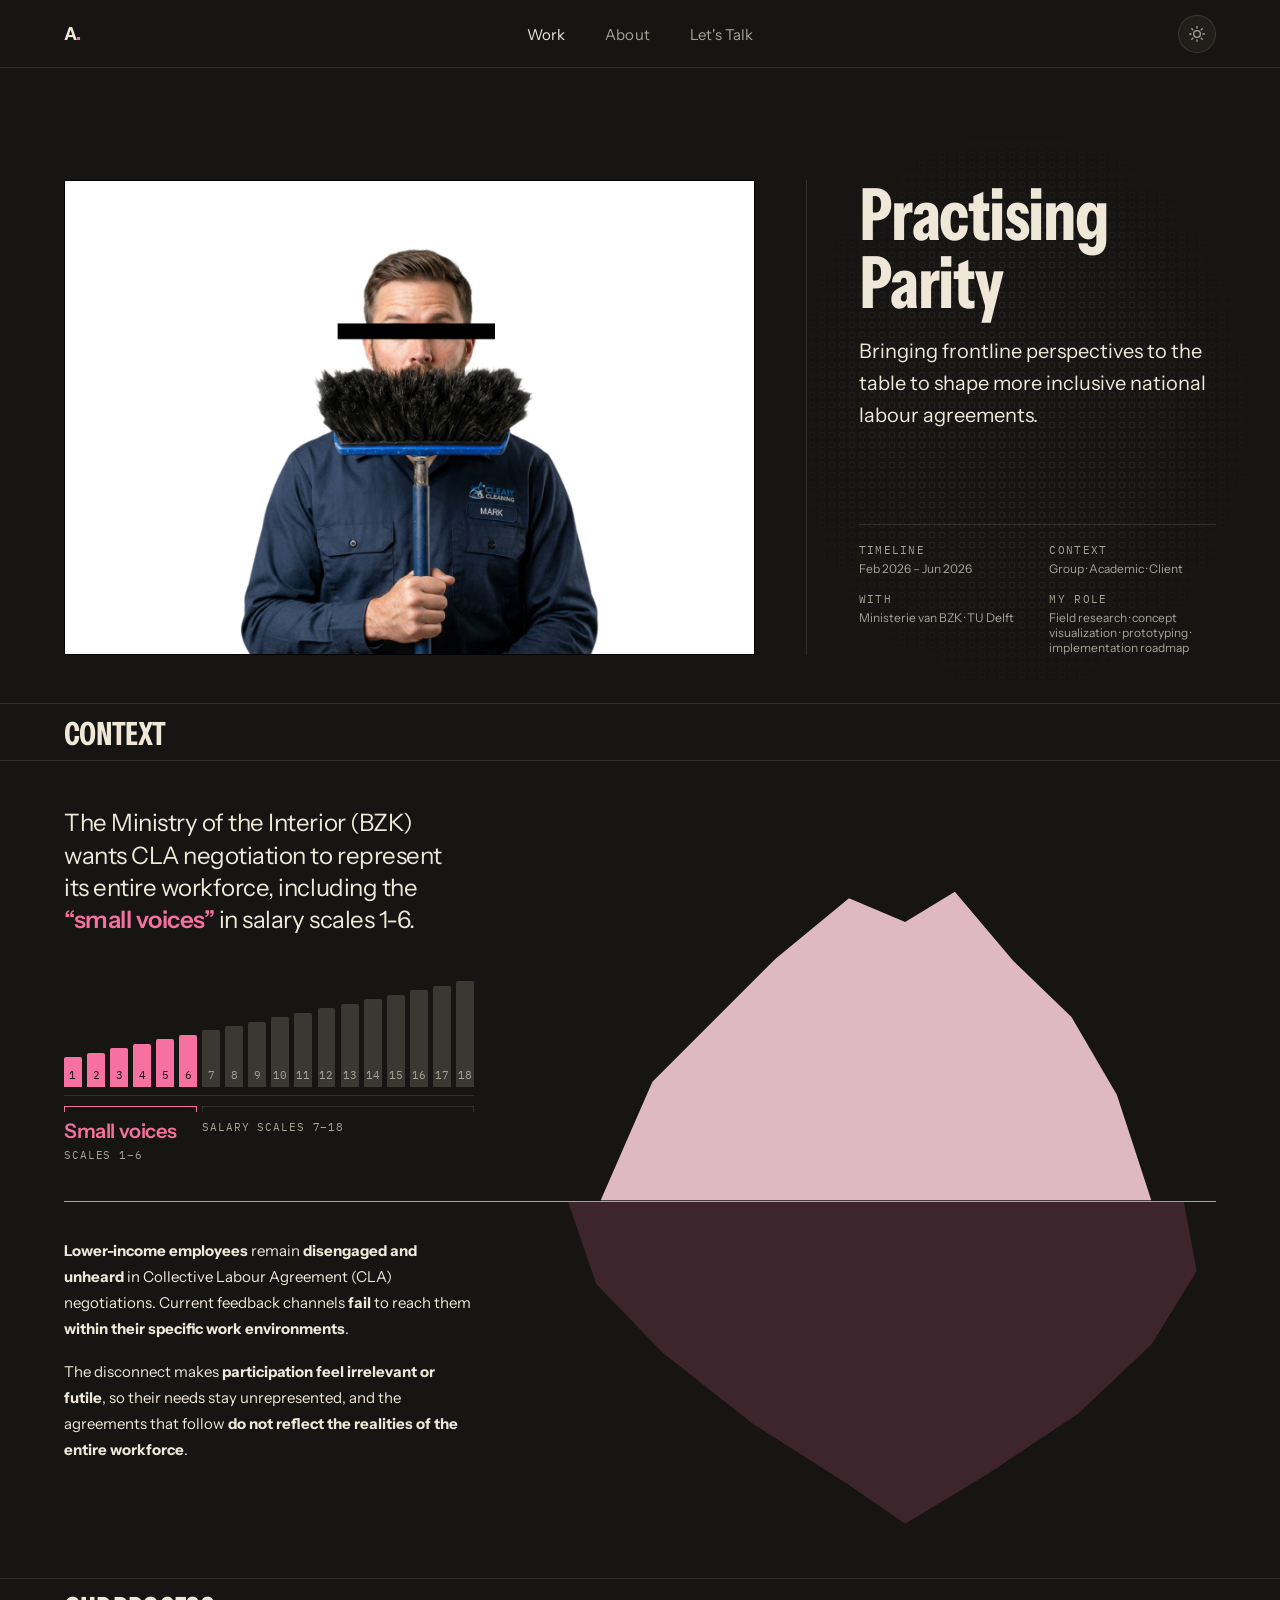
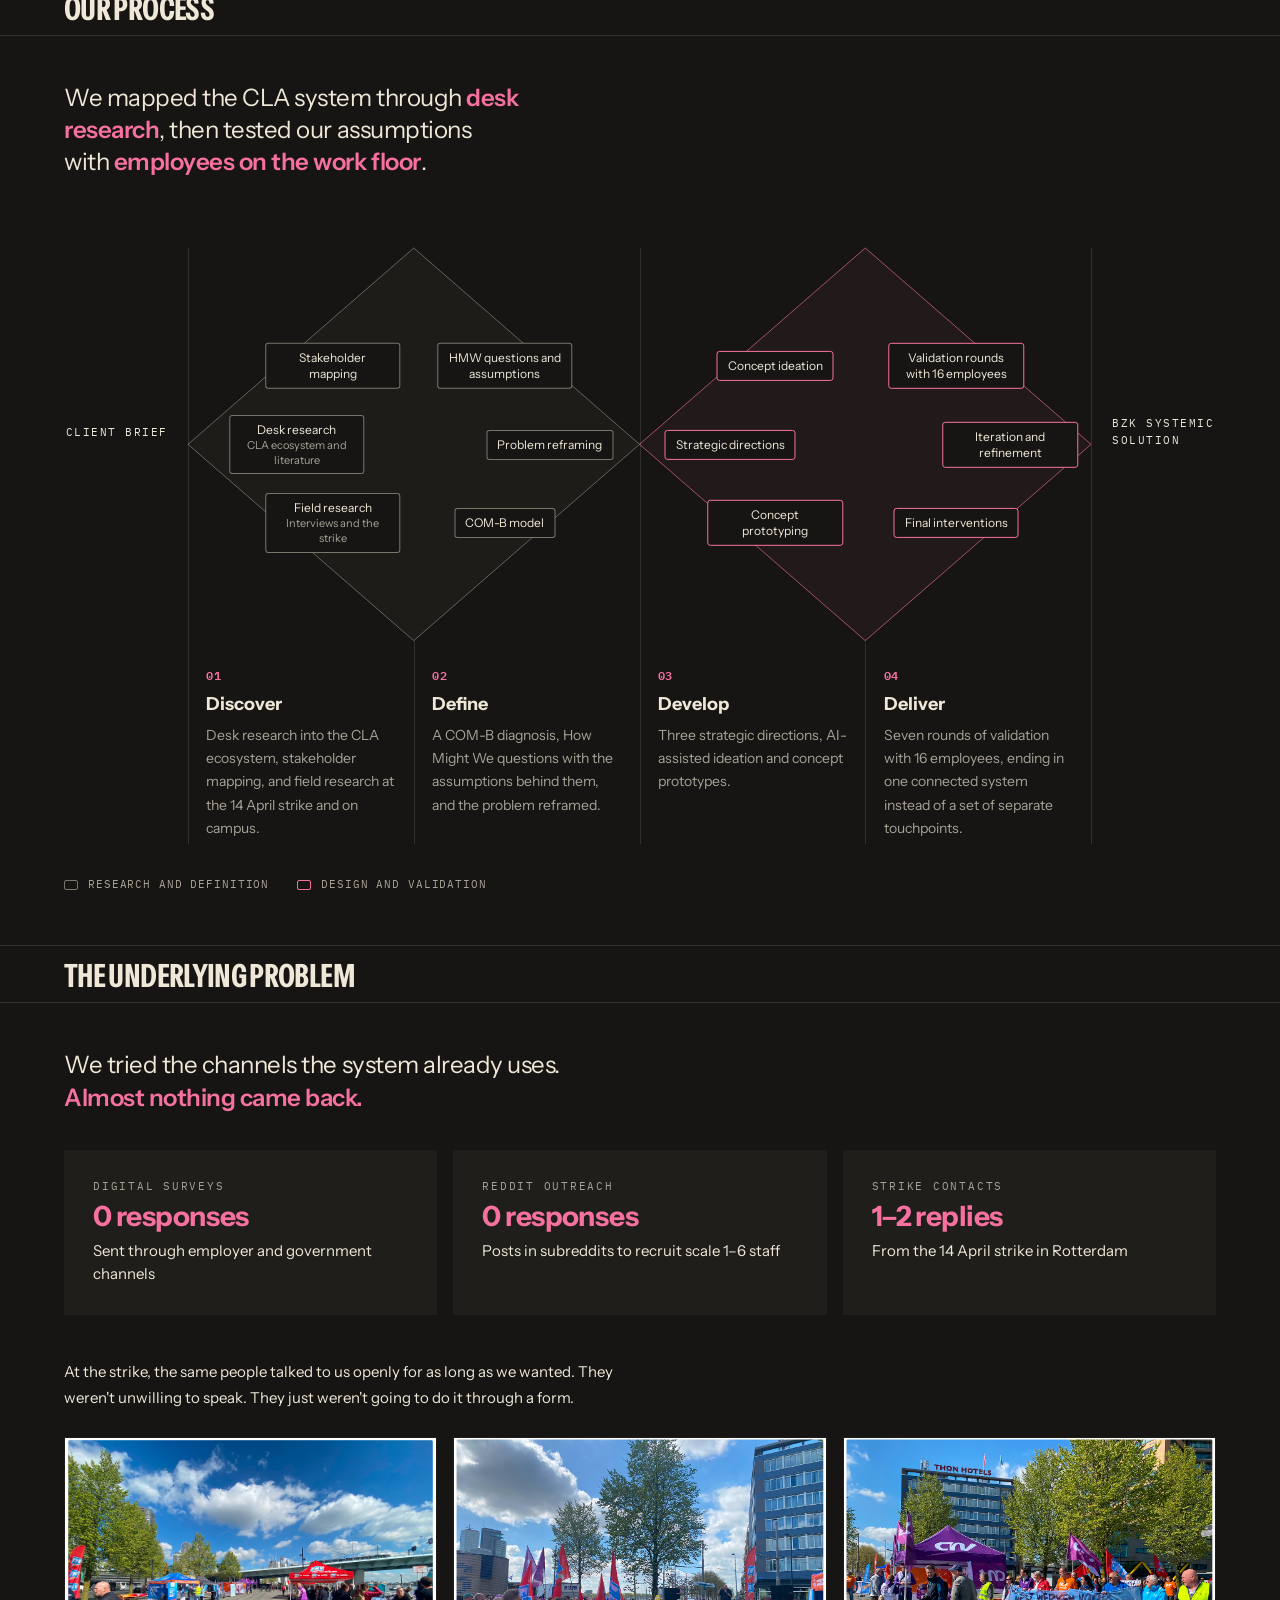
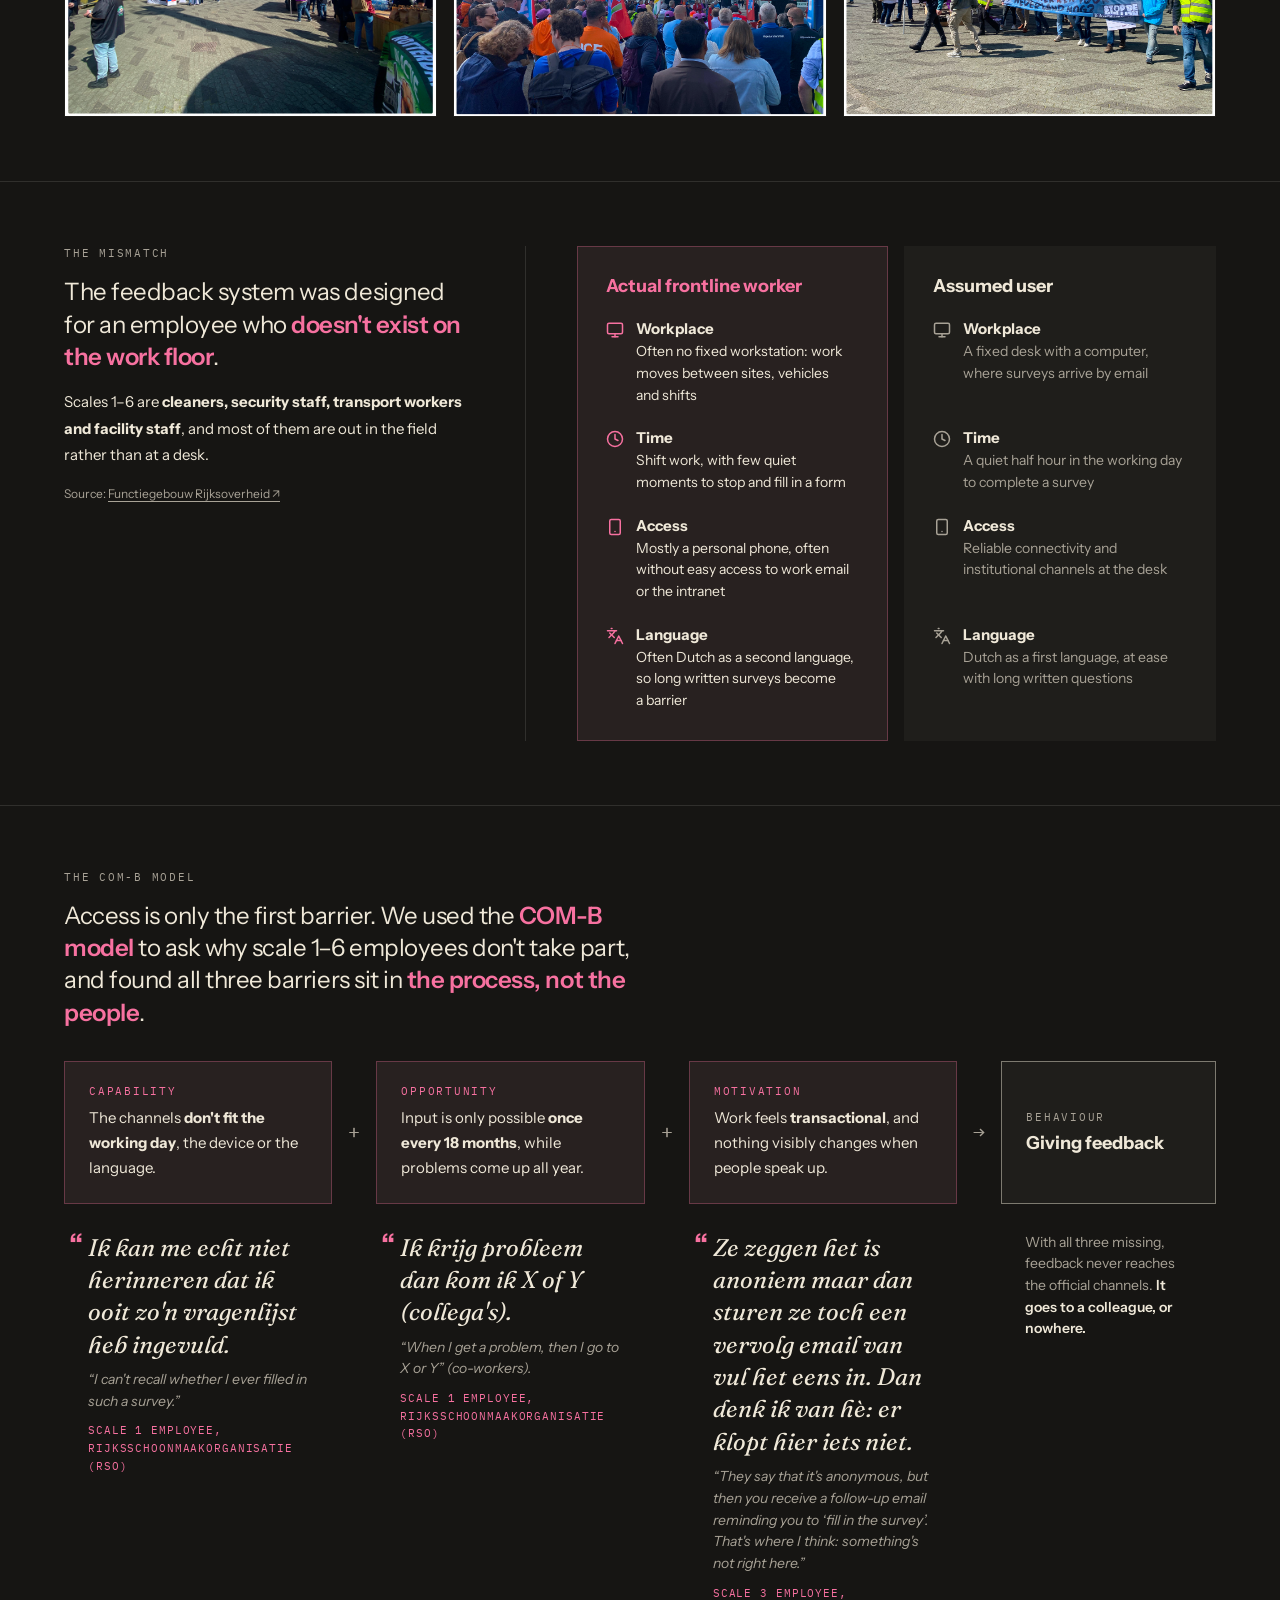
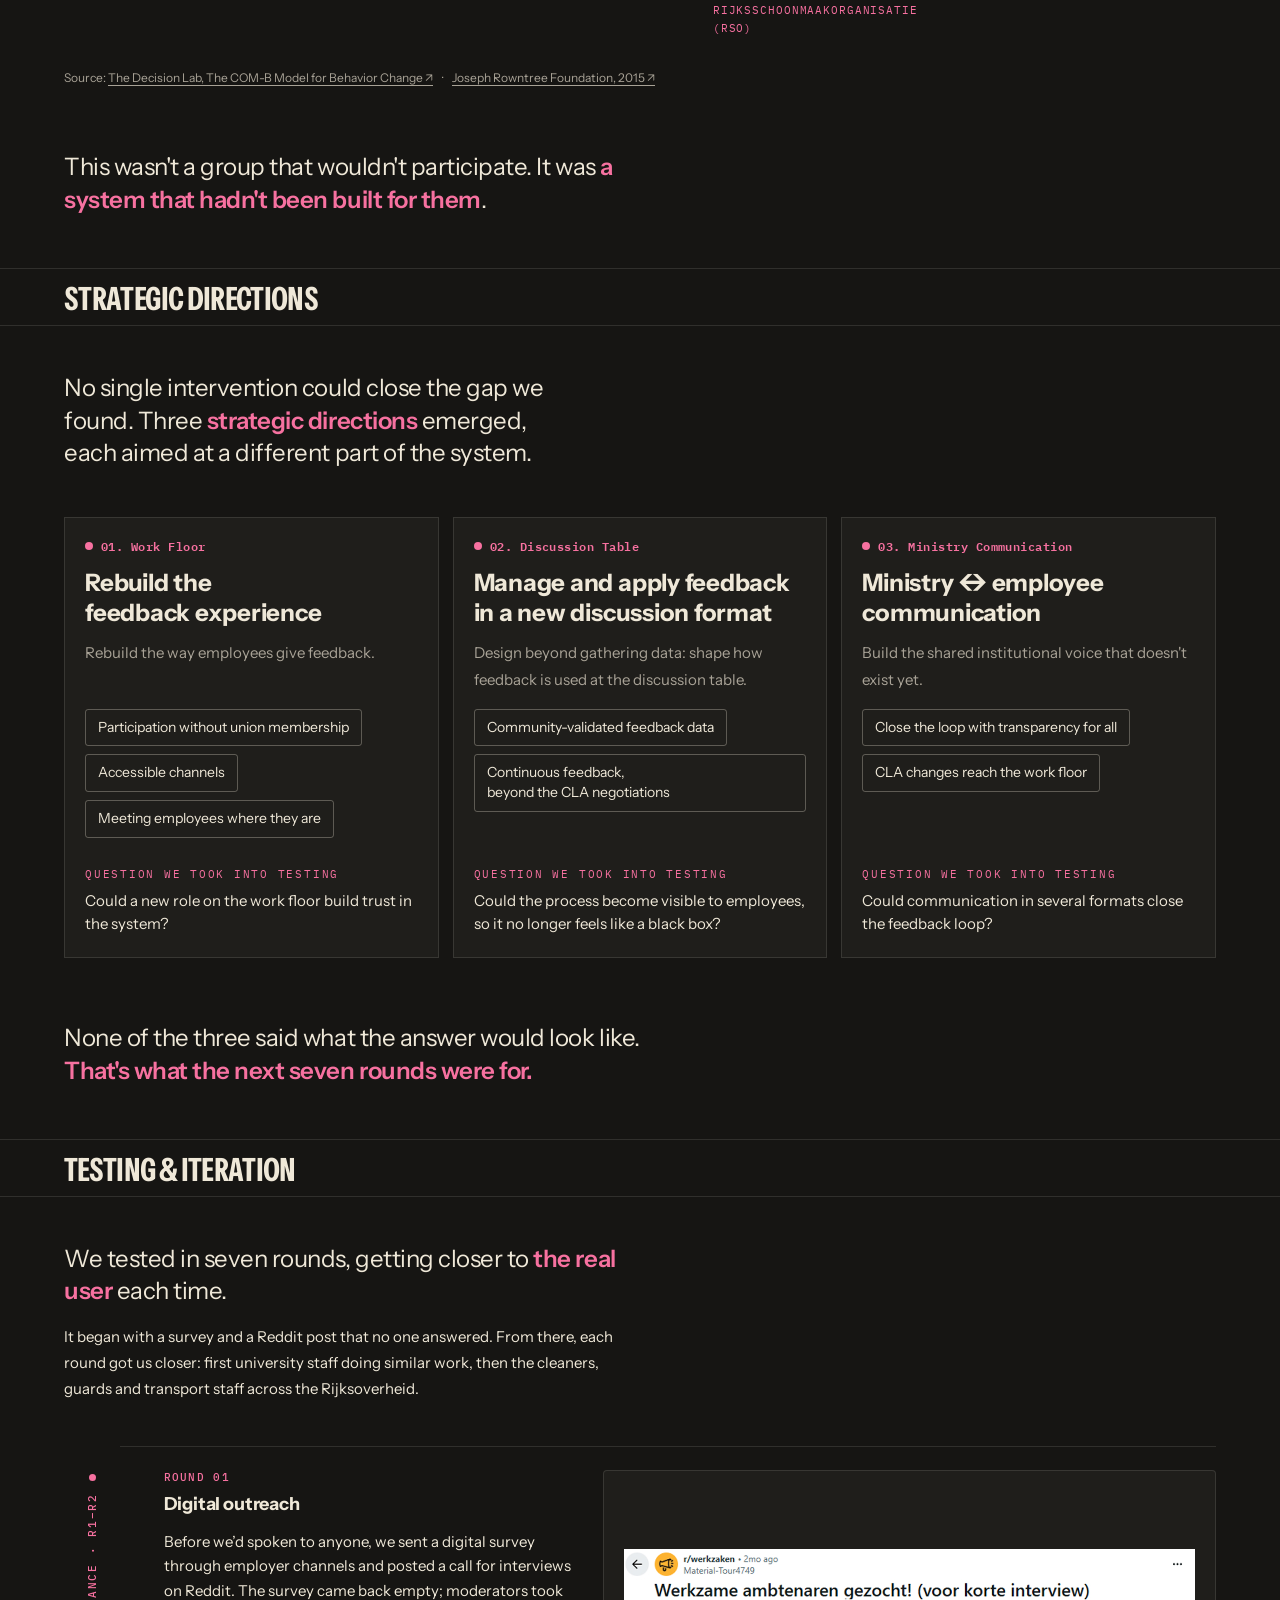
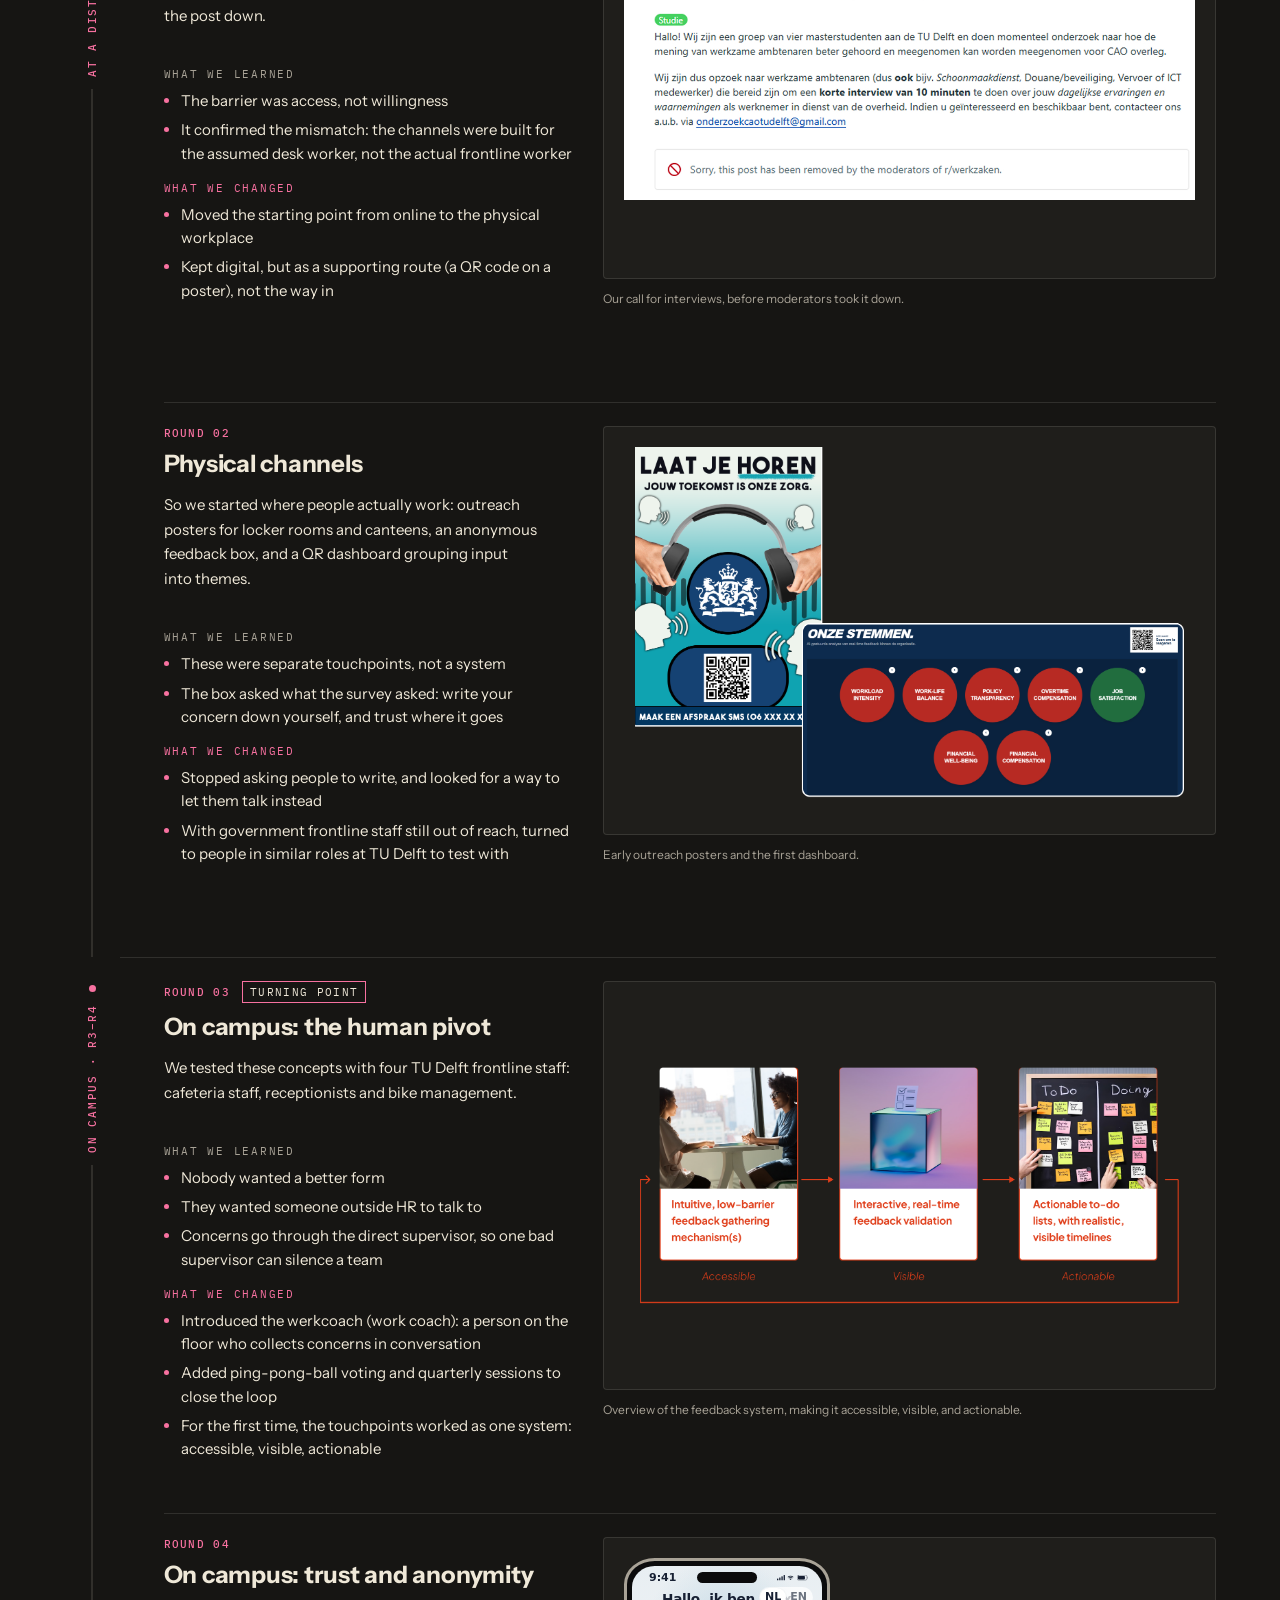
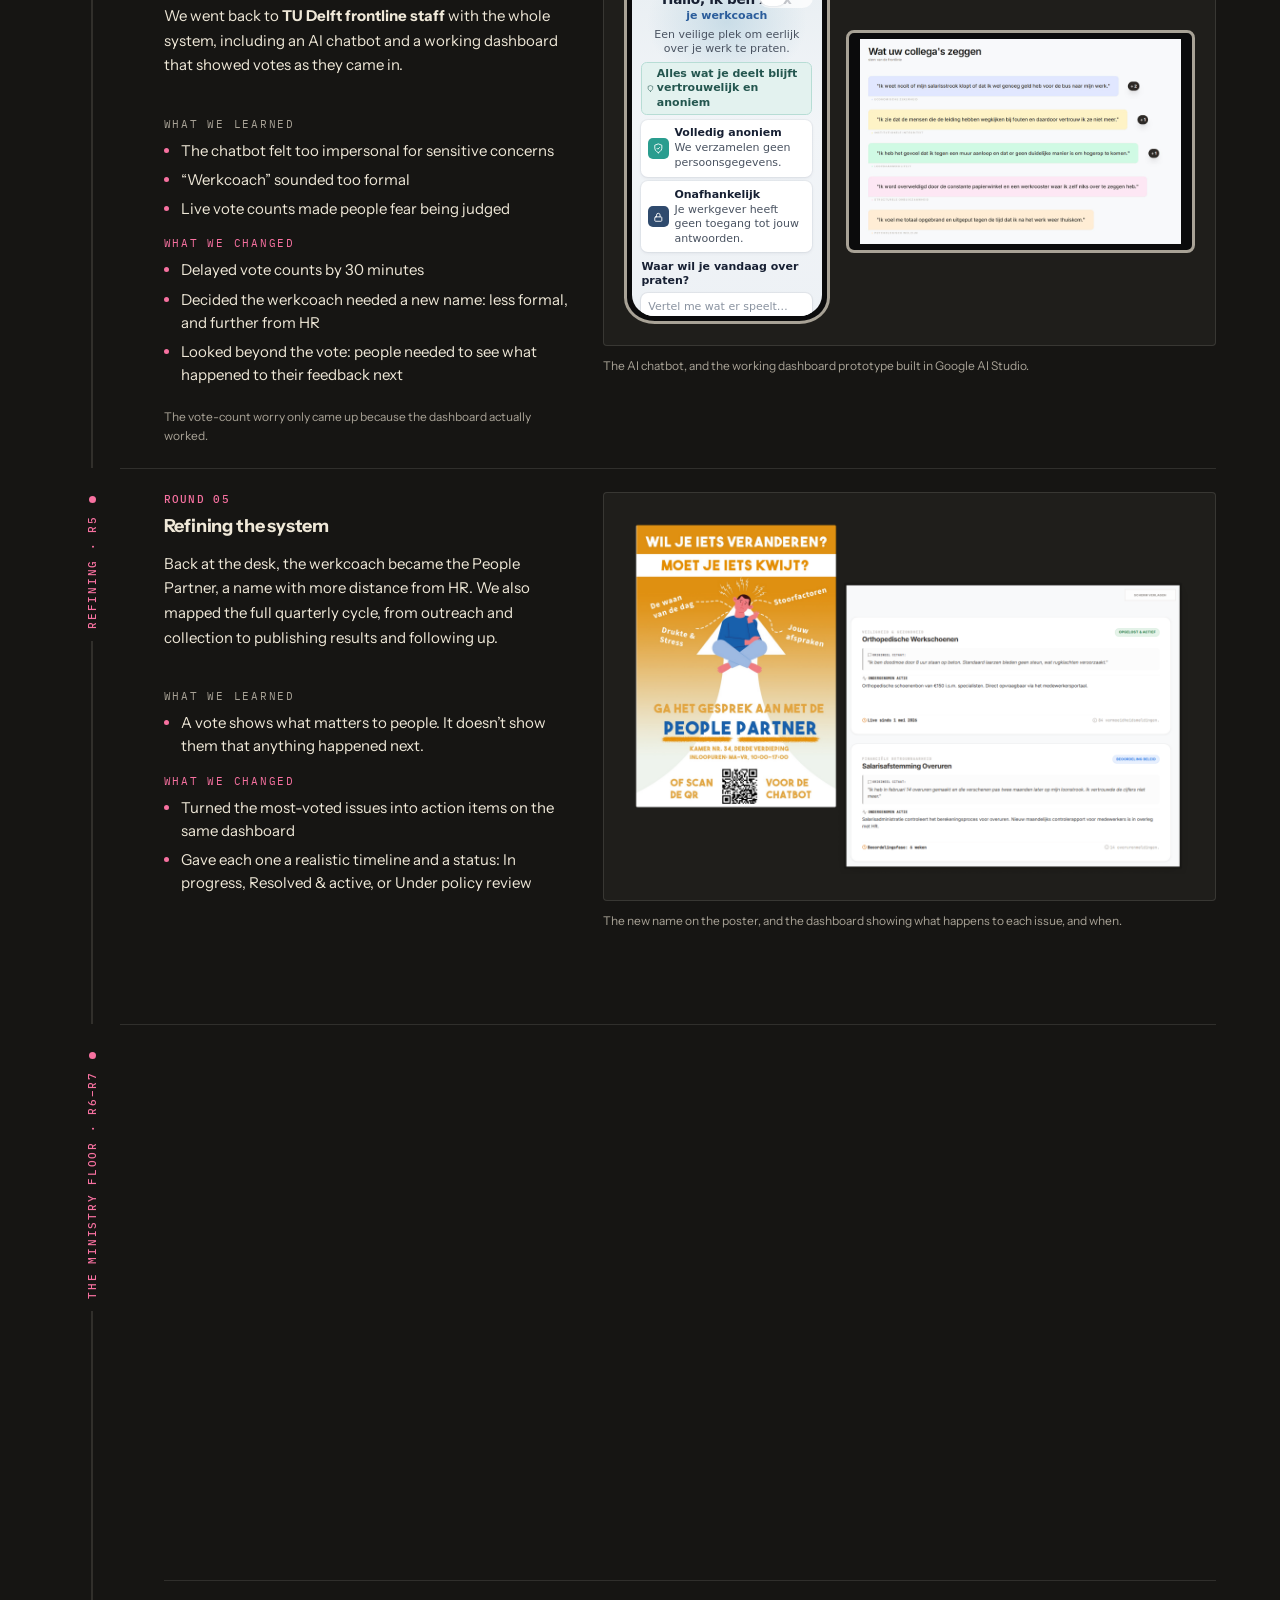
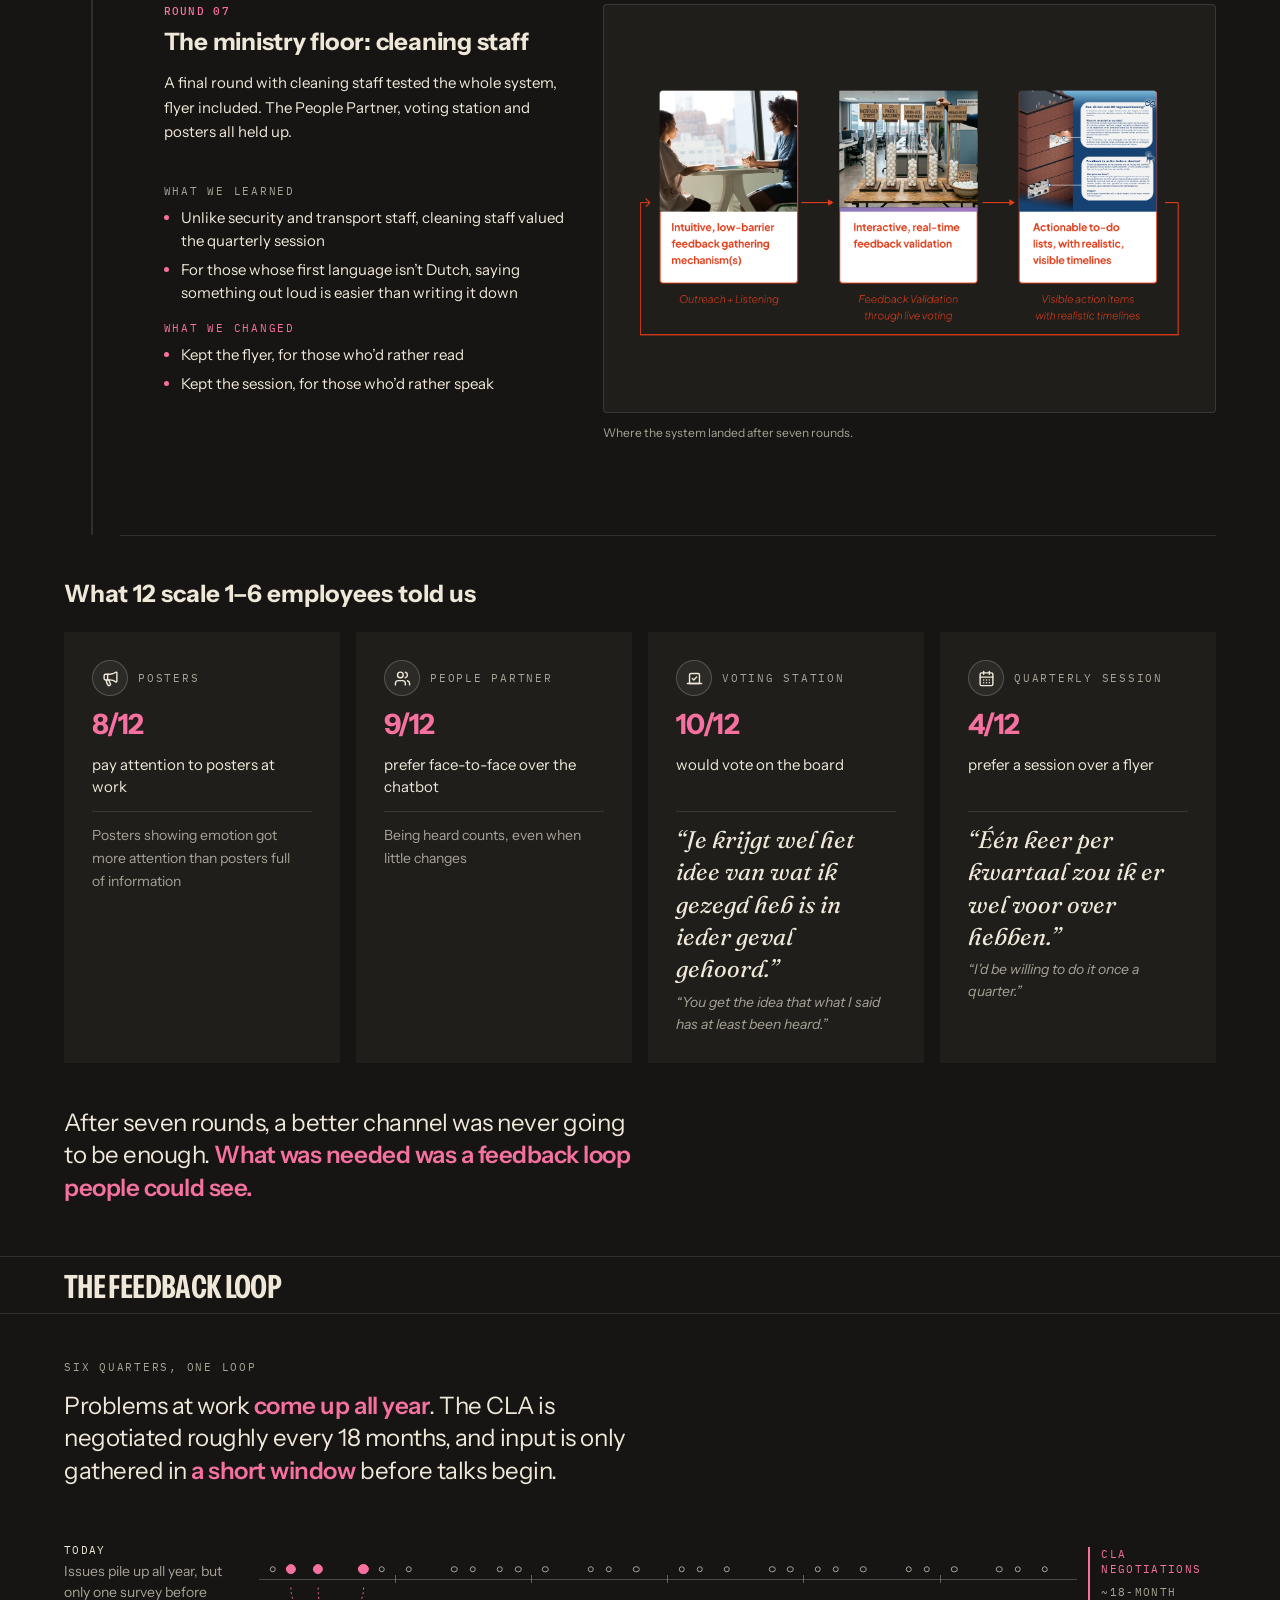
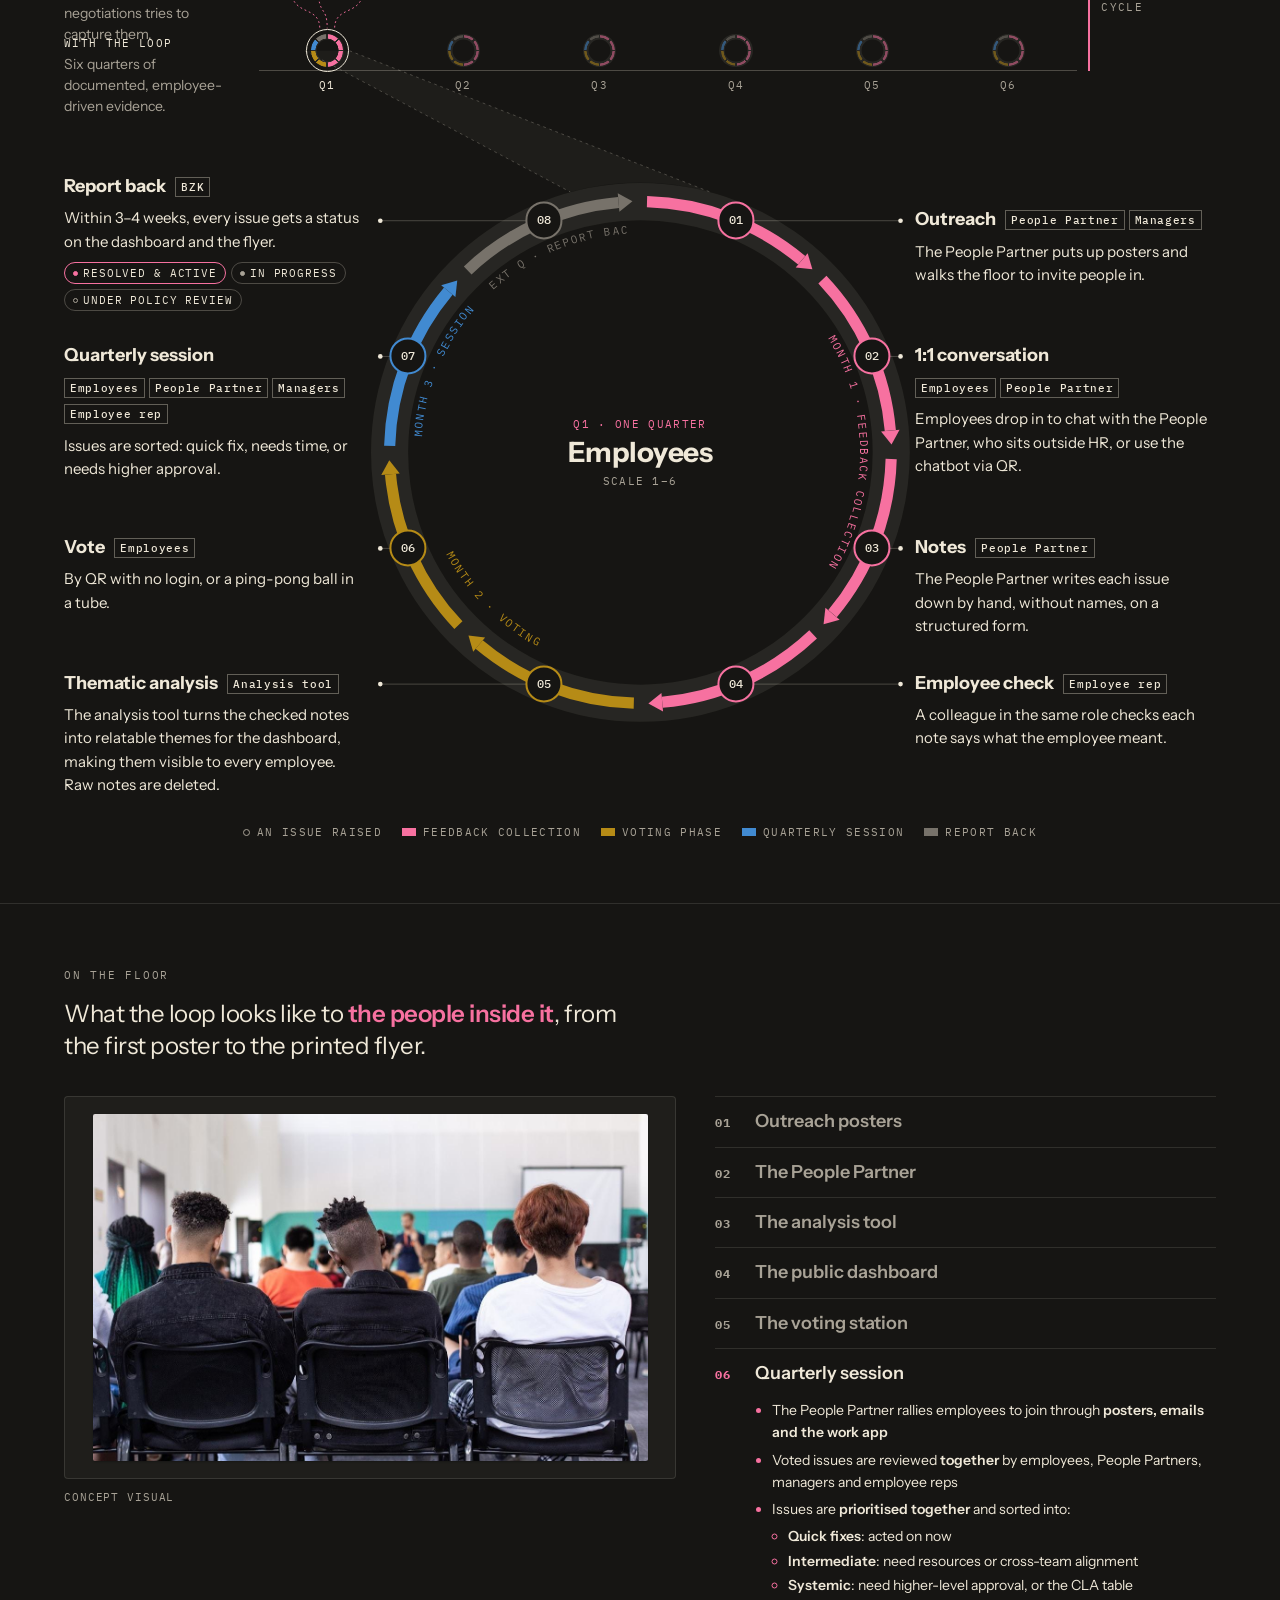
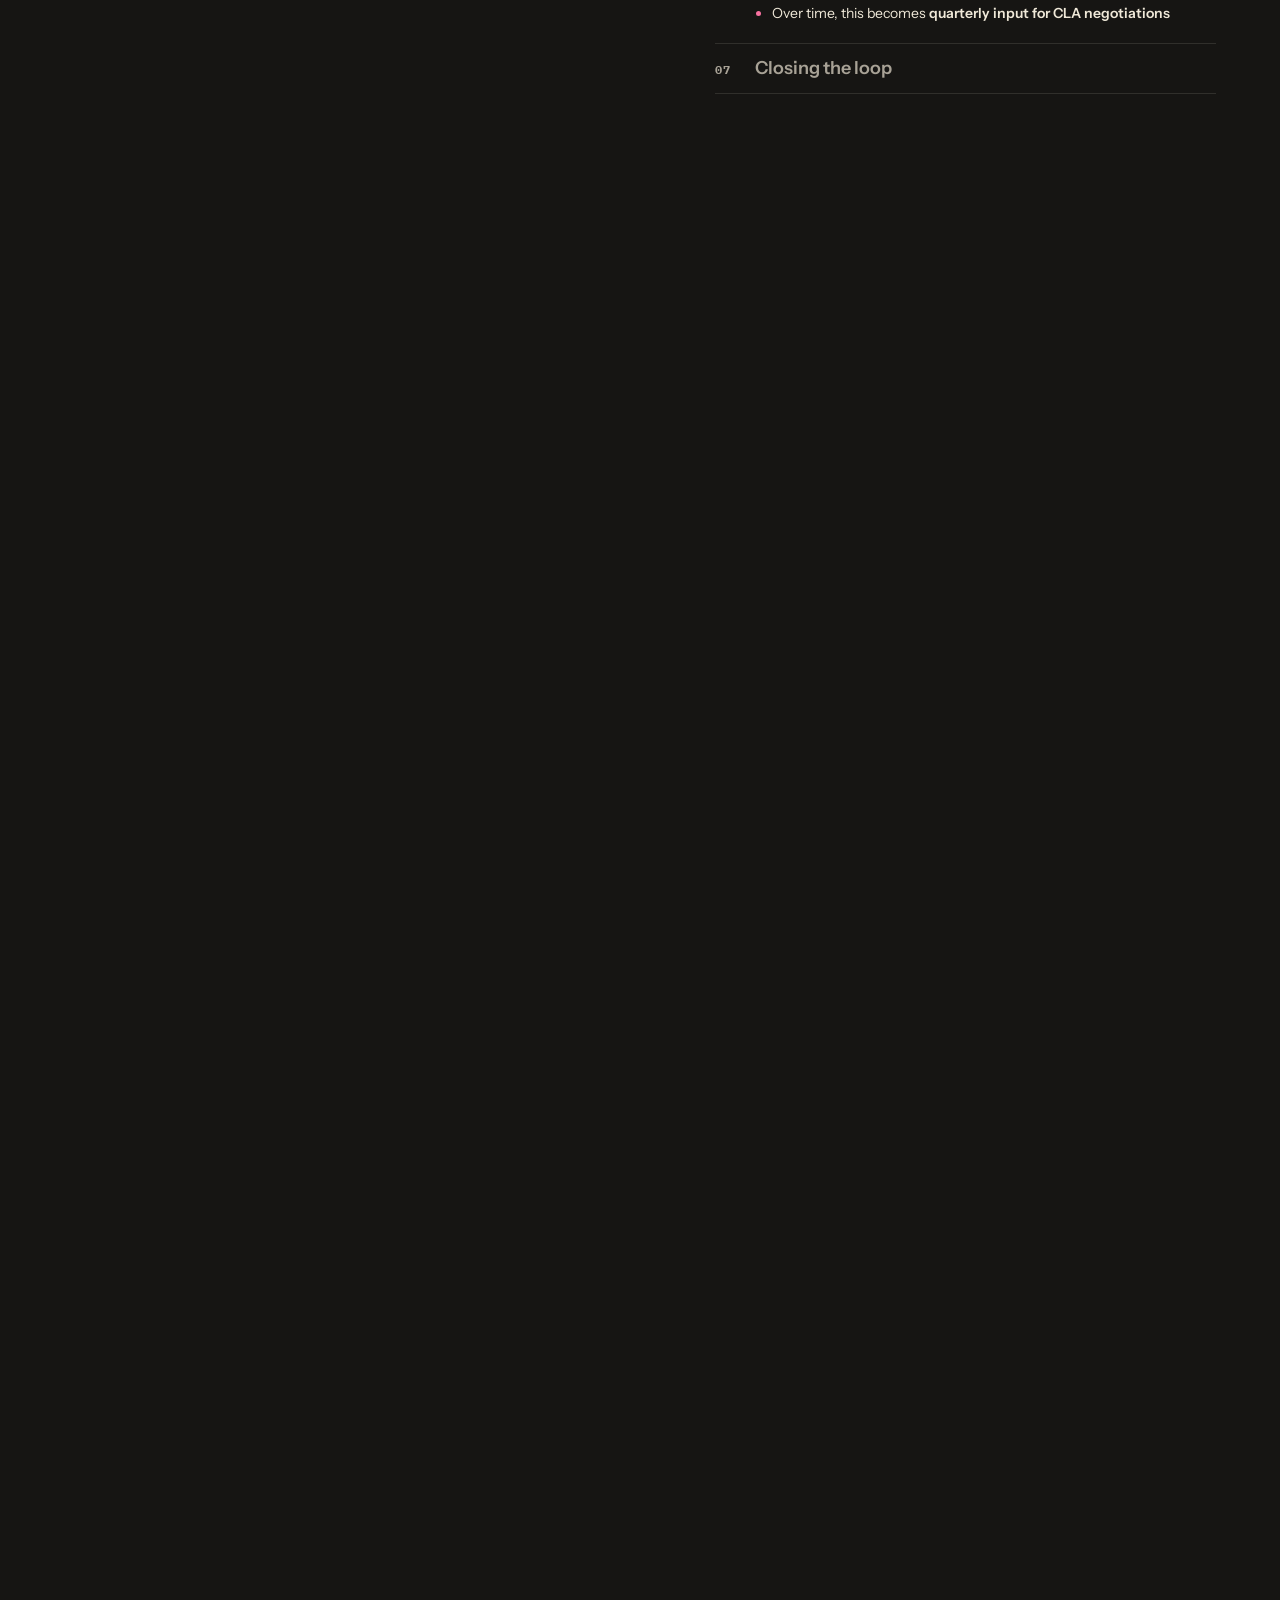
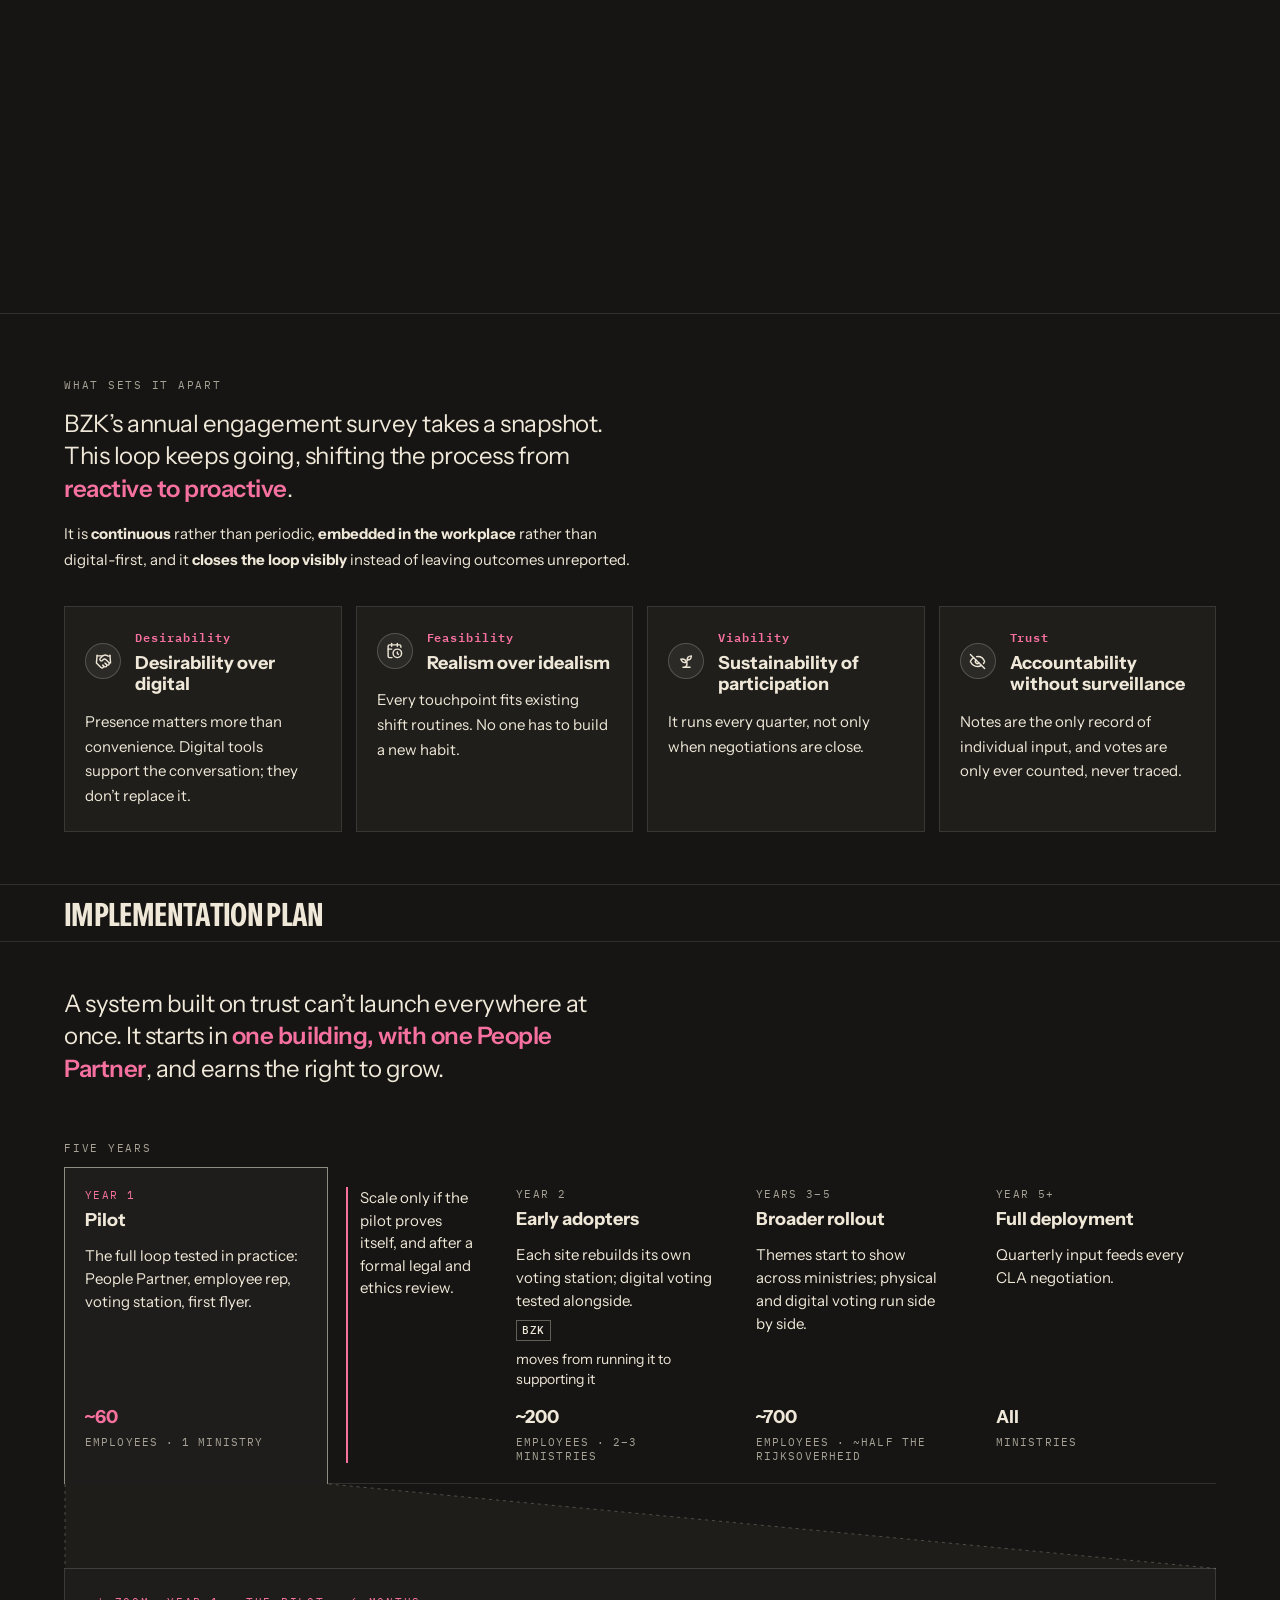
<file: projects/practising-parity.html>
<!DOCTYPE html>
<html lang="en" data-theme="dark">
<head>
  <meta charset="UTF-8" />
  <meta name="viewport" content="width=device-width, initial-scale=1.0" />
  <meta name="description" content="Practising Parity: Bringing frontline perspectives to the table to shape more inclusive national labour agreements." />
  <title>Practising Parity · Ayan</title>

  <!-- ─── Google Fonts ─────────────────────────────── -->
  <link rel="preconnect" href="https://fonts.googleapis.com" />
  <link rel="preconnect" href="https://fonts.gstatic.com" crossorigin />
  <link rel="stylesheet" href="../styles.css" />

  <link rel="stylesheet" href="../case-study.css" />
  <style>
    /* ═══════════════════════════════════════════════════════════════
       DESIGN TOKENS
       ═══════════════════════════════════════════════════════════════ */
    /* Design-system tokens come from styles.css — these alias the old names */

    /* ═══════════════════════════════════════════════════════════════
       RESET & BASE
       ═══════════════════════════════════════════════════════════════ */

    /* ═══════════════════════════════════════════════════════════════
       COMBINED FIXED HEADER WRAPPER
       ═══════════════════════════════════════════════════════════════ */
    /* Identical to the landing page header. */
    /* sits at the top of the page and scrolls away with it */
    /* A case study carries a back button and the theme switch, nothing else —
       the project is the page, and the one exit is the way you came in. */

    /* Same wordmark as the landing page */

    /* Shared circular control. The theme switch and the back button are the
       same object; only their hover motion differs. */

    /* The sun turns; the arrow goes back the way it points. */

    /* ═══════════════════════════════════════════════════════════════
       2A LAYOUT: nine full-width sections
       ═══════════════════════════════════════════════════════════════ */
    /* Page-local layer, re-derived light-first on the design-system tokens.
       Most entries now follow --bg/--text/--border, so they invert for free;
       only the steps the system has no token for are spelled out per theme. */

    /* ── Section shell ─────────────────────────────── */

    /* stretch, so a sticky child of the left column has room to travel */

    /* ── Shared type ───────────────────────────────── */

    .pr-lead {
      max-width: var(--pr-measure);
      max-width: var(--pr-measure);
    }   /* a neutral lead-in, no pink */

    .pr-p {
      max-width: var(--pr-measure);
      max-width: var(--pr-measure);
    }

    /* ── Image placeholders: swap in automatically once files exist ── */

    /* day / night stage */

    /* ── Lightbox (click to zoom), as on Powering Resilience ── */

    /* must beat the display:flex above, or [hidden] does nothing */

    /* ── 01 Hero ───────────────────────────────────── */
    /* Powering Resilience's hero, mirrored: the image takes the wider 60%
       column on the left, the title and facts the 40% on the right */
    .fv-hero {
      display: grid;
      grid-template-columns: 60% 40%;
      align-items: stretch;
      /* clears the header at the top of the page */
      padding: calc(var(--pr-hero-top) + clamp(24px, 4vw, 44px)) var(--pr-gut) clamp(32px, 5vw, 48px);
    }

    /* same frame as the Powering Resilience render; the portrait is
       cropped from the top so the face and broom stay in view */
    .fv-hero-media { aspect-ratio: 16 / 11; background: #000; }
    .fv-hero-media > img { object-position: 50% 22%; }

    .fv-hero-r {
      position: relative;
      isolation: isolate;
      display: flex;
      flex-direction: column;
      gap: 18px;
      margin-left: var(--pr-inner);
      padding-left: var(--pr-inner);
      border-left: 1px solid var(--pr-line);
    }

    /* the landing hero's plain stud field, as on Powering Resilience */
    .fv-hero-r::before {
      content: '';
      position: absolute;
      z-index: -1;
      top: -40px;
      bottom: -24px;
      left: 0;
      right: calc(-1 * var(--pr-gut));
      pointer-events: none;
      background-image: var(--pr-studs);
      background-size: 10px 10px;
      -webkit-mask-image: radial-gradient(56% 60% at 45% 50%, #000 45%, rgba(0, 0, 0, 0.4) 75%, transparent 100%);
              mask-image: radial-gradient(56% 60% at 45% 50%, #000 45%, rgba(0, 0, 0, 0.4) 75%, transparent 100%);
    }

    .fv-hero-title {
      font-family: var(--font-h);
      font-stretch: var(--stretch-condensed);
      font-size: var(--cs-title);
      font-weight: var(--weight-bold);
      letter-spacing: var(--tracking-display);
      line-height: 0.95;
      color: var(--text);   /* as on Powering Resilience */
    }

    .fv-hero-sub {
      font-size: var(--cs-intro);
      line-height: 1.6;
      color: var(--text);
      max-width: 30ch;
    }

    .fv-hero-rule { margin-top: auto; }

    /* ── Context ───────────────────────────────────── */
    /* Powering Resilience's 40 / 60 split, in three rows: what shows above
       the surface, the waterline, and what sits below it. The text takes the
       40% column; the iceberg sits flush right in the 60% column, sized to the
       screen, so the waterline ends where the berg does. The berg is cut into
       its tip and its mass so each half sits in its own row and the waterline
       lines up with the text. */
    .fv-ctx {
      display: grid;
      grid-template-columns: 40% 60%;
      grid-template-areas:
        "above tip"
        "water water"
        "below mass";
    }

    .fv-above { grid-area: above; padding: 0 var(--pr-inner) clamp(24px, 3vw, 36px) 0; }
    .fv-below { grid-area: below; padding: clamp(24px, 3vw, 36px) var(--pr-inner) 0 0; }
    /* about ten words a line at most */
    .fv-ctx .pr-lead { text-wrap: balance; }

    /* ── Salary scales: 18 bars rising, scales 1–6 in accent ── */
    .fv-scales {
      --g: clamp(3px, 0.4vw, 6px);
      display: flex;
      flex-direction: column;
      gap: 10px;
      margin-top: clamp(16px, 2.4vw, 28px);
    }

    .fv-bars {
      display: flex;
      align-items: flex-end;
      gap: var(--g);
      height: clamp(100px, 9vw, 150px);
      padding-bottom: 8px;
      border-bottom: 1px solid var(--pr-line);
      list-style: none;
    }

    .fv-bars li {
      flex: 1;
      height: calc(28% + var(--i) * 4.2%);
      display: flex;
      align-items: flex-end;
      justify-content: center;
      padding-bottom: 6px;
      border-radius: 2px 2px 0 0;
      background: color-mix(in oklch, var(--text) 16%, transparent);
      font-family: var(--font-mono);
      font-size: var(--cs-label);
      line-height: 1;
      color: var(--pr-dim);
      transform-origin: bottom;
    }

    .fv-bars li.is-low {
      background: var(--accent);
      color: var(--text-on-ink);
    }

    /* the key: a bracket under scales 1–6 naming them, and one under 7–18 */
    .fv-key { display: flex; gap: var(--g); }

    .fv-key-grp {
      position: relative;
      display: flex;
      flex-direction: column;
      gap: 4px;
      padding-top: 12px;
      border-top: 1px solid var(--pr-line);
    }

    .fv-key-grp::before,
    .fv-key-grp::after {
      content: '';
      position: absolute;
      top: -1px;
      width: 1px;
      height: 6px;
      background: currentColor;
    }
    .fv-key-grp::before { left: 0; }
    .fv-key-grp::after  { right: 0; }

    /* six of eighteen columns, plus the five gaps between them */
    .fv-key-low {
      width: calc((100% - 17 * var(--g)) * 6 / 18 + 5 * var(--g));
      border-top-color: var(--accent);
      color: var(--accent);
    }

    .fv-key-rest { flex: 1; color: var(--pr-line); }

    .fv-voices {
      font-family: var(--font-h);
      font-size: var(--cs-intro);
      font-weight: 600;
      letter-spacing: -0.02em;
      line-height: 1.2;
      color: var(--accent-text);
    }

    .fv-key .pr-cap { text-transform: uppercase; color: var(--pr-dim); }

    /* ── The iceberg ── */
    .fv-tip  { grid-area: tip;  display: flex; align-items: flex-end; }
    .fv-mass { grid-area: mass; display: flex; align-items: flex-start; }

    /* flush right, so the waterline ends where the berg does; never
       taller than the screen */
    .fv-berg {
      display: block;
      width: min(100%, calc((100svh - 170px) * 640 / 620));
      margin-left: auto;
      overflow: visible;
    }

    /* quiet, dusty pinks: the berg frames the text rather than competing with it */
    .fv-ctx { --berg-tip: oklch(0.9 0.035 0); --berg-mass: oklch(0.8 0.05 0); }
    [data-theme="dark"] .fv-ctx { --berg-tip: oklch(0.82 0.045 0); --berg-mass: oklch(0.3 0.04 0); }
    .fv-tip-shape  { fill: var(--berg-tip); }
    .fv-mass-shape { fill: var(--berg-mass); }

    .fv-water {
      grid-area: water;
      height: 1px;
      border: 0;
      background: var(--pr-dim);
    }

    /* ── Motion: the waterline draws, the tip surfaces, the mass sinks
       into view, the scales rise and 1–6 light up, then the key appears;
       after that the berg drifts very slightly ── */
    .fv-anim .fv-water        { transform: scaleX(0); transform-origin: left; transition: transform 1.1s var(--ease-snap); }
    .fv-anim .fv-tip-shape    { clip-path: inset(100% 0 0 0); transition: clip-path 1.2s var(--spring) 0.5s; }
    .fv-anim .fv-mass-shape   { clip-path: inset(0 0 100% 0); transition: clip-path 1.6s var(--ease-snap) 0.7s; }
    .fv-anim .fv-bars li      { transform: scaleY(0); transition: transform 0.6s var(--spring) calc(0.2s + var(--i) * 0.04s), background-color 0.4s ease; }
    .fv-anim .fv-bars li.is-low { background: color-mix(in oklch, var(--text) 16%, transparent); color: var(--pr-dim); }
    .fv-anim .fv-key          { opacity: 0; transform: translateY(6px); transition: opacity 0.6s ease 1.9s, transform 0.6s var(--spring) 1.9s; }

    .fv-anim.is-in .fv-water      { transform: none; }
    .fv-anim.is-in .fv-tip-shape,
    .fv-anim.is-in .fv-mass-shape { clip-path: inset(0); }
    .fv-anim.is-in .fv-bars li    { transform: none; }
    .fv-anim.is-in .fv-key        { opacity: 1; transform: none; }
    /* once the bars stand, scales 1–6 light up one after another */
    .fv-anim.is-in .fv-bars li.is-low {
      background: var(--accent);
      color: var(--text-on-ink);
      transition-delay: calc(0.2s + var(--i) * 0.04s), calc(1.1s + var(--i) * 0.12s);
    }
    .fv-anim.is-in .fv-berg { animation: fv-drift 7s ease-in-out 2.4s infinite; }

    @keyframes fv-drift {
      0%, 100% { transform: translateY(0); }
      50%      { transform: translateY(-4px); }
    }

    /* ── Our Process ───────────────────────────────── */
    .fv-proc-intro { max-width: var(--pr-measure); margin-bottom: clamp(28px, 4vw, 44px); text-wrap: balance; }

    /* the double diamond: brief on the left, solution on the right, the
       four phases between them; on narrow screens it scrolls sideways
       rather than shrinking past legibility */
    .fv-dd-scroll { overflow-x: auto; scrollbar-width: thin; }

    .fv-dd {
      display: grid;
      grid-template-columns: 6.5rem minmax(0, 1fr) 6.5rem;
      grid-template-areas:
        "brief stage end"
        ".     caps  .";
      column-gap: clamp(12px, 1.6vw, 24px);
      min-width: 860px;
    }

    .fv-dd-end {
      align-self: center;
      font-family: var(--font-mono);
      font-size: var(--cs-label);
      line-height: 1.5;
      letter-spacing: 0.14em;
      text-transform: uppercase;
      color: var(--pr-head);
    }
    .fv-dd-end--in  { grid-area: brief; text-align: right; }
    .fv-dd-end--out { grid-area: end; }

    /* phase dividers run through the diagram and the captions below it */
    .fv-dd-stage {
      background:
        linear-gradient(var(--pr-line), var(--pr-line)) 0     0 / 1px 100% no-repeat,
        linear-gradient(var(--pr-line), var(--pr-line)) 50%   0 / 1px 100% no-repeat,
        linear-gradient(var(--pr-line), var(--pr-line)) 100%  0 / 1px 100% no-repeat;
    }

    .fv-dd-caps {
      background:
        linear-gradient(var(--pr-line), var(--pr-line)) 0     0 / 1px 100% no-repeat,
        linear-gradient(var(--pr-line), var(--pr-line)) 25%   0 / 1px 100% no-repeat,
        linear-gradient(var(--pr-line), var(--pr-line)) 50%   0 / 1px 100% no-repeat,
        linear-gradient(var(--pr-line), var(--pr-line)) 75%   0 / 1px 100% no-repeat,
        linear-gradient(var(--pr-line), var(--pr-line)) 100%  0 / 1px 100% no-repeat;
    }

    .fv-dd-stage {
      grid-area: stage;
      position: relative;
      aspect-ratio: 2.3 / 1;
      margin-block: clamp(16px, 2vw, 28px) 0;
      padding-block: 0;
    }

    .fv-dd-lines {
      position: absolute;
      inset: 0;
      width: 100%;
      height: 100%;
      overflow: visible;
    }

    /* the viewBox shares the stage's 2.3 : 1 ratio, so it scales evenly;
       0.45 units comes out at about a pixel on a laptop */
    .fv-dd-lines path { stroke-width: 0.45; }
    .fv-dd-lines .fv-dd-d1 { stroke: color-mix(in oklch, var(--text) 40%, transparent); fill: color-mix(in oklch, var(--text) 3%, transparent); }
    .fv-dd-lines .fv-dd-d2 { stroke: color-mix(in oklch, var(--accent) 70%, transparent); fill: color-mix(in oklch, var(--accent) 5%, transparent); }

    /* method tags, placed by their centre on the diagram */
    .fv-tag {
      position: absolute;
      left: var(--x);
      top: var(--y);
      transform: translate(-50%, -50%);
      width: max-content;
      max-width: 15%;
      padding: 6px 10px;
      border: 1px solid color-mix(in oklch, var(--text) 45%, transparent);
      border-radius: 3px;
      background: var(--bg);
      font-family: var(--font-h);
      font-size: var(--cs-ref);
      line-height: 1.35;
      text-align: center;
      color: var(--pr-head);
    }

    .fv-tag small {
      display: block;
      font-size: var(--cs-label);
      color: var(--pr-dim);
    }

    .fv-tag--dv { border-color: var(--accent); }

    /* under each phase: number, name, what happened there */
    .fv-dd-caps {
      grid-area: caps;
      display: grid;
      grid-template-columns: repeat(4, 1fr);
      padding-top: clamp(16px, 2vw, 24px);
    }

    .fv-cap {
      display: flex;
      flex-direction: column;
      gap: 8px;
      padding: 0 clamp(12px, 1.4vw, 20px) 4px;
    }

    .fv-cap-num {
      font-family: var(--font-mono);
      font-size: var(--cs-index);
      font-weight: 600;
      letter-spacing: 0.04em;
      color: var(--accent-text);
    }

    /* same as a Powering Resilience step title */
    .fv-cap-t {
      font-family: var(--font-h);
      font-size: var(--cs-card-title);
      font-weight: 700;
      line-height: 1.3;
      color: var(--pr-head);
    }

    .fv-cap .pr-p { font-size: var(--cs-body-s); line-height: 1.65; color: var(--pr-dim); }

    .fv-dd-key {
      display: flex;
      flex-wrap: wrap;
      gap: 10px 28px;
      margin-top: clamp(20px, 3vw, 32px);
    }

    .fv-dd-key .pr-cap { display: flex; align-items: center; gap: 10px; text-transform: uppercase; color: var(--pr-dim); }

    .fv-dd-key .pr-cap::before {
      content: '';
      width: 14px;
      height: 10px;
      border: 1px solid color-mix(in oklch, var(--text) 45%, transparent);
      border-radius: 2px;
    }

    .fv-dd-key .fv-key-dv::before { border-color: var(--accent); }

    /* ── Motion: the diamonds draw themselves, then each phase's tags and
       caption arrive in order, left to right ── */
    .fv-anim .fv-dd-lines path { stroke-dasharray: 1; stroke-dashoffset: 1; transition: stroke-dashoffset 1.6s var(--ease-snap); }
    .fv-anim .fv-dd-lines .fv-dd-d2 { transition-delay: 0.5s; }
    .fv-anim .fv-tag,
    .fv-anim .fv-cap,
    .fv-anim .fv-dd-end        { opacity: 0; transition: opacity 0.6s ease, translate 0.6s var(--spring); transition-delay: calc(0.6s + var(--p, 0) * 0.35s); }
    .fv-anim .fv-tag           { translate: 0 6px; }
    .fv-anim .fv-cap           { translate: 0 10px; }

    .fv-anim.is-in .fv-dd-lines path { stroke-dashoffset: 0; }
    .fv-anim.is-in .fv-tag,
    .fv-anim.is-in .fv-cap,
    .fv-anim.is-in .fv-dd-end        { opacity: 1; translate: 0 0; }

    /* ── The underlying problem: the mismatch ──────── */
    /* the statement on the left; on the right, the assumed user and the
       actual frontline worker compared topic by topic (Powering Resilience's
       "why not home batteries" cards) */
    /* the main and the small text share the column's full width */
    .fv-who .pr-cap a { color: inherit; text-decoration: underline; text-underline-offset: 3px; }
    .fv-who .pr-cap a:hover { color: var(--accent-text); }

    /* two cards, actual worker and assumed user, each listing the same four topics
       (.pr-vs and its motion are shared, in case-study.css) */
    .pr-vs-card--hl {
      background: color-mix(in srgb, var(--accent) 4%, var(--surface));
      border-color: color-mix(in srgb, var(--accent) 30%, transparent);
    }

    .pr-vs-card--hl .pr-vs-h { color: var(--accent-text); }

    .pr-vs-card--hl .pr-vs-d { color: var(--text); }

    /* the highlighted card's icons pick up the accent */
    .pr-vs-card--hl .pr-vs-ico { color: var(--accent); }

    /* ── The COM-B model ───────────────────────────── */
    /* subsection rules run the full width of the page, like the section
       bands above them, out through the body's gutters */
    .fv-sub-rule { margin-block: clamp(40px, 5vw, 64px); margin-inline: calc(-1 * var(--pr-gut)); }

    .fv-comb-intro { max-width: var(--pr-measure); margin-bottom: clamp(24px, 3vw, 32px); }

    /* row 1 reads as an equation: C + O + M → B. Row 2: under each
       barrier, an employee naming it; under behaviour, who we spoke to */
    .fv-comb {
      --line: color-mix(in oklch, var(--text) 45%, transparent);
      display: grid;
      grid-template-columns: minmax(0, 1fr) auto minmax(0, 1fr) auto minmax(0, 1fr) auto minmax(0, 0.8fr);
      gap: clamp(24px, 2.2vw, 28px) 16px;
    }

    .fv-comb > * { grid-column: var(--c); }
    .fv-comb-card, .fv-comb-op { grid-row: 1; }

    .fv-comb-card {
      display: flex;
      flex-direction: column;
      gap: 8px;
      padding: clamp(16px, 1.8vw, 22px) clamp(18px, 2vw, 24px);
      border: 1px solid color-mix(in srgb, var(--accent) 30%, transparent);
      background: color-mix(in srgb, var(--accent) 4%, var(--surface));
    }

    .fv-comb-card .pr-eyebrow { color: var(--accent-text); }
    .fv-comb-card .pr-p { font-size: var(--cs-body); line-height: 1.65; }

    /* the outcome: the neutral box, not one of the barriers */
    .fv-comb-beh {
      justify-content: center;
      border-color: var(--line);
      background: var(--surface);
    }

    .fv-comb-beh .pr-eyebrow { color: var(--pr-dim); }

    .fv-comb-beh-t {
      font-family: var(--font-h);
      font-size: var(--cs-card-title);
      font-weight: 700;
      line-height: 1.3;
      color: var(--pr-head);
    }

    .fv-comb-op {
      align-self: center;
      font-family: var(--font-mono);
      font-size: var(--cs-intro);
      line-height: 1;
      color: var(--pr-dim);
    }

    .fv-comb-op::before { content: '+'; }
    .fv-comb-op--to::before { content: '\2192'; }

    /* quotes sit flush with the card text above them */
    .fv-comb-quote,
    .fv-comb-note {
      grid-row: 2;
      align-self: start;
      display: flex;
      flex-direction: column;
      gap: 10px;
      padding-inline: clamp(18px, 2vw, 24px);
    }

    .fv-comb-quote blockquote { position: relative; display: flex; flex-direction: column; gap: 8px; }

    /* the quote mark hangs in the gutter, so the words stay flush with
       the card text above */
    .fv-comb-quote blockquote::before {
      content: '\201C';
      position: absolute;
      right: 100%;
      top: -0.06em;
      margin-right: 5px;
      font-family: var(--font-h);
      font-size: var(--cs-stat);
      font-weight: 700;
      line-height: 1;
      color: var(--accent);
    }

    .fv-quote-nl {
      font-family: var(--font-serif);
      font-style: italic;
      font-size: var(--cs-quote);
      font-weight: 400;
      line-height: var(--cs-leading-lead);
      color: var(--pr-head);
    }

    .fv-quote-en {
      font-size: var(--cs-body-s);
      font-style: italic;
      line-height: 1.55;
      color: var(--pr-dim);
    }

    .fv-comb-quote figcaption { text-transform: uppercase; color: var(--accent-text); }
    /* who we spoke to: sans, at the size of the English quotes beside it */
    .fv-comb-note .pr-cap {
      font-family: var(--font-sans);
      font-size: var(--cs-body-s);
      line-height: 1.55;
      letter-spacing: 0;
      color: var(--pr-dim);
    }

    .fv-comb-note .pr-cap b { font-weight: 600; color: var(--pr-head); }
    .fv-comb-src + .fv-comb-src { margin-top: 6px; }

    .fv-comb-src { margin-top: clamp(24px, 2.4vw, 32px); }
    .fv-comb-src-sep { margin-inline: 0.75em; }

    /* ── Motion: each term fades up in reading order, its quote just after ── */
    .fv-anim .fv-comb-card { opacity: 0; translate: 0 14px; transition: opacity 0.6s ease, translate 0.7s var(--spring); transition-delay: calc(var(--i) * 0.18s); }
    .fv-anim .fv-comb-op   { opacity: 0; transition: opacity 0.5s ease; transition-delay: calc(var(--i) * 0.18s - 0.08s); }

    .fv-anim.is-in .fv-comb-card { opacity: 1; translate: 0 0; }
    .fv-anim .fv-comb-quote,
    .fv-anim .fv-comb-note { opacity: 0; translate: 0 14px; transition: opacity 0.6s ease, translate 0.7s var(--spring); transition-delay: calc(0.35s + var(--i) * 0.18s); }

    .fv-anim.is-in .fv-comb-op   { opacity: 1; }
    .fv-anim.is-in .fv-comb-quote,
    .fv-anim.is-in .fv-comb-note { opacity: 1; translate: 0 0; }


    /* ── Field research: what came back through the existing channels ── */
    .fv-field { padding-bottom: 0; }
    .fv-field-intro { max-width: var(--pr-measure); margin-bottom: clamp(24px, 3vw, 36px); }

    /* three result cards, the same treatment as the pr-vs cards */
    .fv-results {
      display: grid;
      grid-template-columns: repeat(3, minmax(0, 1fr));
      gap: 16px;
    }

    .fv-result {
      display: flex;
      flex-direction: column;
      gap: 6px;
      padding: clamp(20px, 2.2vw, 28px);
      background: var(--surface);
      border: 1px solid transparent;
    }

    /* label, then the figure in Powering Resilience's unit style
       (.pr-unit-n: number and unit together), then what it was */
    .fv-result .pr-eyebrow { color: var(--pr-dim); }

    .fv-result-n {
      font-family: var(--font-h);
      font-size: var(--cs-stat);
      font-weight: 700;
      letter-spacing: -0.02em;
      color: var(--accent);
    }

    .fv-result-d {
      font-size: var(--cs-body);
      line-height: 1.55;
      color: var(--text);
    }

    /* the note, then three field photos across the full width */
    .fv-field-note { max-width: var(--pr-measure); margin: clamp(28px, 3.6vw, 44px) 0 clamp(18px, 2.2vw, 26px); }

    .fv-photos {
      display: grid;
      grid-template-columns: repeat(3, minmax(0, 1fr));
      gap: 16px;
    }

    .fv-photo { display: flex; flex-direction: column; gap: 10px; }
    .fv-photo .pr-ph { aspect-ratio: 4 / 3; }

    .fv-anim .fv-photo       { opacity: 0; translate: 0 14px; transition: opacity 0.6s ease, translate 0.7s var(--spring); transition-delay: calc(var(--i) * 0.15s); }
    .fv-anim.is-in .fv-photo { opacity: 1; translate: 0 0; }

    /* the next beat opens with the same breathing room as a sub-rule */
    /* the rule at the foot of field research sets the gap; the mismatch starts right under it */
    .fv-field + .fv-who { padding-top: 0; }
    .fv-field .fv-sub-rule { margin-bottom: 0; }
    .fv-field + .fv-who > :first-child { margin-top: clamp(40px, 5vw, 64px); }

    .fv-anim .fv-result       { opacity: 0; translate: 0 14px; transition: opacity 0.6s ease, translate 0.7s var(--spring); transition-delay: calc(var(--i) * 0.15s); }
    .fv-anim.is-in .fv-result { opacity: 1; translate: 0 0; }


    /* the section's closing line */
    .fv-problem-close { max-width: var(--pr-measure); margin-top: clamp(40px, 5vw, 64px); }



    /* ── Strategic directions ──────────────────────── */
    /* Three boxes, after Powering Resilience's operating modes (.pr-op):
       each header is a dot, then the number and the level of the system */
    .fv-dir-intro { max-width: var(--pr-measure); margin-bottom: clamp(32px, 4vw, 48px); text-wrap: balance; }

    /* five shared rows (header, title, description, tags, interventions):
       each column sits on them through subgrid, so every block lines up
       across the three columns whatever its length */
    .fv-dirs {
      display: grid;
      grid-template-columns: repeat(3, minmax(0, 1fr));
      grid-template-rows: repeat(5, auto);
      column-gap: 14px;
      list-style: none;
    }

    .fv-dir {
      grid-row: 1 / span 5;
      min-width: 0;
      display: grid;
      grid-template-rows: subgrid;
      row-gap: 12px;
      align-content: start;
      padding: 18px 20px 22px;
      background: var(--surface);
      border: 1px solid var(--pr-line);
    }

    /* the same measure in every column, so the gap after the text is equal */
    .fv-dir > :not(.fv-dir-k) { max-width: 23rem; }

    .fv-dir-k {
      display: flex;
      align-items: center;
      gap: 8px;
      font-family: var(--font-mono);
      font-size: var(--cs-index);
      font-weight: 600;
      letter-spacing: 0.04em;
      color: var(--accent-text);
    }

    .fv-dir-k::before {
      content: '';
      flex: none;
      width: 8px;
      height: 8px;
      border-radius: 50%;
      background: var(--accent);
    }



    .fv-dir-t {
      font-family: var(--font-h);
      font-size: var(--cs-subhead);
      font-weight: 700;
      letter-spacing: -0.01em;
      line-height: 1.25;
      color: var(--pr-head);
      text-wrap: balance;
    }

    .fv-dir-d { color: var(--pr-dim); text-wrap: pretty; }

    /* what the direction focused on: outlined tags, as in the process diagram */
    .fv-dir-tags {
      display: flex;
      flex-direction: column;
      align-items: flex-start;
      gap: 8px;
      margin-top: 4px;
      list-style: none;
    }

    .fv-dir-tags li {
      padding: 8px 12px;
      text-wrap: balance;   /* short enough for one line on a laptop; if a tag must wrap, it splits evenly */
      border: 1px solid color-mix(in oklch, var(--text) 30%, transparent);
      border-radius: 3px;
      font-size: var(--cs-body-s);
      line-height: 1.4;
      color: var(--pr-head);
    }

    /* the possible interventions, pinned to the foot of the column */
    .fv-dir-out {
      display: flex;
      flex-direction: column;
      gap: 6px;
      text-wrap: pretty;   /* fills the measure, but never leaves one word alone on the last line */
      padding-top: 16px;
      font-size: var(--cs-body);
      line-height: 1.55;
      color: var(--text);
    }

    .fv-dir-out .pr-eyebrow { color: var(--accent-text); }

    /* ── Motion: each header fades in, then the column rises ── */
    .fv-anim .fv-dir-k          { opacity: 0; transition: opacity 0.4s ease; transition-delay: calc(var(--i) * 0.25s); }
    .fv-anim .fv-dir > :not(.fv-dir-k) { opacity: 0; translate: 0 12px; transition: opacity 0.6s ease, translate 0.7s var(--spring); transition-delay: calc(0.3s + var(--i) * 0.25s); }

    .fv-anim.is-in .fv-dir-k         { opacity: 1; }
    .fv-anim.is-in .fv-dir > :not(.fv-dir-k) { opacity: 1; translate: 0 0; }

    /* ── Testing & Iteration ───────────────────────── */
    /* seven rounds in four stages. Each stage is a rail and a column: the
       rail carries the stage name, set on its side and pinned under the band
       while the stage scrolls past; the column holds that stage's rounds.
       Each round reads: label, title, who and what, figure, then what we
       learned beside what changed for the next round. */
    .fv-test {
      display: flex;
      flex-direction: column;
      gap: clamp(32px, 3.4vw, 48px);
    }

    .fv-test-intro { max-width: var(--pr-measure); }
    .fv-test-intro .pr-lead { text-wrap: pretty; }

    .fv-stages {
      --rail: 56px;
      --rail-rule:  color-mix(in oklch, var(--text) 25%, transparent);
      --stage-rule: var(--pr-line);   /* same faint line as between rounds */
      --rnd-gap: 16px;   /* between paired images, and between the two text columns */
    }

    /* stretch, so the sticky stage name has the whole stage to travel */
    .fv-stage {
      display: grid;
      grid-template-columns: var(--rail) minmax(0, 1fr);
      align-items: stretch;
    }

    /* each stage is a segment of the rail: an accent dot, the stage name,
       then a faint line running down to the next stage, which starts its
       own segment after a short gap */
    .fv-stage-rail { position: relative; }

    .fv-stage-rail::before {
      content: '';
      position: absolute;
      top: 32px;
      bottom: 0;
      left: 50%;
      width: 1px;
      translate: -50% 0;
      background: var(--rail-rule);
    }

    /* clears the sticky band above it; its background masks the line
       behind it, so the line reads as starting below the name */
    .fv-stage-k {
      position: sticky;
      z-index: 1;
      top: calc(var(--pr-sticky) + 64px);
      display: flex;
      flex-direction: column;
      align-items: center;
      gap: 12px;
      margin-top: 28px;
      padding-bottom: 12px;
      background: var(--bg);
    }

    .fv-stage-k::before {
      content: '';
      width: 7px;
      height: 7px;
      border-radius: 50%;
      background: var(--accent);
    }

    .fv-stage-k span {
      writing-mode: vertical-rl;
      transform: rotate(180deg);
      white-space: nowrap;
      font-family: var(--font-mono);
      font-size: var(--cs-label);
      font-weight: var(--weight-medium);
      letter-spacing: 0.16em;
      text-transform: uppercase;
      color: var(--accent-text);
    }

    .fv-stage-k small { font-size: inherit; }

    /* the stage rule starts at the rail, never across it */
    .fv-stage-body {
      padding-left: clamp(16px, 3.4vw, 48px);
      border-top: 1px solid var(--stage-rule);
    }

    .fv-stages-end {
      margin-left: var(--rail);
      border: 0;
      border-top: 1px solid var(--stage-rule);
    }

    /* ── a round ── */
    .fv-rnd {
      display: flex;
      flex-direction: column;
      gap: clamp(20px, 2vw, 28px);
      padding-block: clamp(32px, 3.4vw, 48px);
    }

    .fv-rnd + .fv-rnd { border-top: 1px solid var(--pr-line); }
    .fv-rnd--minor { padding-block: clamp(24px, 2vw, 28px); }
    .fv-rnd--pivot,
    .fv-rnd--landmark { padding-block: clamp(40px, 4.5vw, 64px); }

    .fv-rnd-head { display: flex; flex-direction: column; gap: clamp(12px, 1.1vw, 16px); }
    .fv-rnd-id   { display: flex; flex-direction: column; gap: 10px; }
    .fv-rnd-ks   { display: flex; align-items: center; gap: 12px; }

    .fv-rnd-k {
      font-family: var(--font-mono);
      font-size: var(--cs-label);
      font-weight: var(--weight-medium);
      letter-spacing: var(--tracking-caption);
      text-transform: uppercase;
      color: var(--accent-text);
    }

    .fv-rnd-tag {
      padding: 3px 7px;
      border: 1px solid var(--accent);
      font-family: var(--font-mono);
      font-size: var(--cs-label);
      letter-spacing: var(--tracking-caption);
      text-transform: uppercase;
      color: var(--pr-head);
    }

    /* the turning point reads largest, the quieter rounds smallest */
    .fv-rnd-t {
      font-family: var(--font-h);
      font-size: var(--cs-subhead);
      font-weight: var(--weight-bold);
      line-height: 1.2;
      letter-spacing: -0.01em;
      color: var(--pr-head);
      text-wrap: pretty;
    }

    .fv-rnd--minor .fv-rnd-t { font-size: var(--cs-card-title); }
    .fv-rnd--pivot .fv-rnd-t,
    .fv-rnd--landmark .fv-rnd-t { font-size: var(--cs-subhead); }

    /* who took part, in bold, then what was tested */
    .fv-rnd-intro {
      max-width: var(--pr-measure);
      font-size: var(--cs-body);
      line-height: 1.65;
      color: var(--text);
      text-wrap: pretty;
    }

    .fv-rnd-intro b { font-weight: var(--weight-bold); color: var(--pr-head); }

    /* one frame for every round */
    .fv-rnd-fig { aspect-ratio: 21 / 9; }

    /* rounds with two figures: a pair across the same width, each 4 : 3 so
       the pair stands about as tall as a single frame; the whole image
       shows, so a wide screenshot or a tall poster is never cropped */
    .fv-rnd-figs {
      display: grid;
      grid-template-columns: repeat(2, minmax(0, 1fr));
      gap: var(--rnd-gap);
    }

    .fv-rnd-figs .fv-rnd-fig { aspect-ratio: var(--pair-ratio, 4 / 3); }   /* a pair can take its main image's ratio */
    .fv-rnd-figs .pr-ph > img { object-fit: contain; }

    .fv-rnd-media { display: flex; flex-direction: column; gap: 10px; }
    .fv-rnd-cap   { color: var(--pr-dim); }   /* runs the full width of the images */

    /* screenshots on a white page: a white mat so the letterbox disappears
       into the image; the placeholder keeps its dashed box until it loads */
    .fv-rnd-figs--white .pr-ph.is-loaded { background: #fff; }

    /* a diagram that must show whole: fitted inside the frame, not cropped,
       on the white of its own background */
    .fv-rnd-fig--fit > img       { object-fit: contain; }
    .fv-rnd-fig--fit.is-loaded   { background: #fff; }

    /* a diagram drawn edge to edge: inset top and bottom so it sits at the
       same scale as the round 3 diagram, which carries its own white margin */
    .fv-rnd-fig--inset > img { top: 12%; height: 76%; }

    /* posters: the frame takes the image's own background, so no tinted
       box shows around them. White where the posters sit on a white sheet,
       nothing where the poster fills its own image */
    .fv-rnd-fig--mat.is-loaded  { background: #fff; }

    /* transparent exports (rounds 2, 3 and 7): the frame takes the image's
       shape at every width and shows the page through it */
    .fv-rnd-media > .fv-rnd-fig--clear { aspect-ratio: var(--fig-ratio, 3 / 2); }
    .fv-rnd-fig--clear > img { object-fit: contain; }
    .fv-rnd-fig--clear.is-loaded { background: none; }
    .fv-rnd-fig--bare.is-loaded { background: none; }

    /* a phone, standing on the page in one frame of a pair (no
       panel behind it): it takes the frame's full height. The frame is a
       light titanium so it stands off the dark page; the screen inside is
       the chatbot rebuilt in HTML, sized in cqi so it scales with the phone */
    .fv-phone-stage {
      display: flex;
      align-items: center;
      justify-content: flex-start;
    }

    /* a TV screen, in the same frame colour as the phone, with a dashboard
       screenshot as its picture; the black screen swallows any letterbox */
    .fv-tv-stage {
      --tv-frame: var(--ink-700);
      display: flex;
    }

    [data-theme="dark"] .fv-tv-stage { --tv-frame: var(--bone-300); }

    /* a pair with a TV splits 40 : 60, the TV taking the larger share. The
       TV sets the row height by its ratio; the other figure stretches to it */
    .fv-rnd-figs--tv { grid-template-columns: minmax(0, 2fr) minmax(0, 3fr); }
    .fv-rnd-figs--tv .fv-tv-stage { aspect-ratio: var(--tv-ratio, 16 / 9); }
    .fv-rnd-figs--tv > .fv-rnd-fig:not(.fv-tv-stage) { aspect-ratio: auto; }

    /* an image and a quote split the same 40 : 60; the image sets the row
       height, the quote stretches to it */
    .fv-rnd-figs--quote { grid-template-columns: minmax(0, 2fr) minmax(0, 3fr); }
    .fv-rnd-figs--quote > .fv-fig-quote { aspect-ratio: auto; }

    /* round 6's flyer, shown whole, with its quote to the right */
    .fv-rnd-fig--flyer { aspect-ratio: 4 / 3; }
    .fv-rnd-fig--flyer > img { object-fit: contain; }

    /* ── desktop: layout B. Every round reads in two columns: the head,
       what we learned / changed and any pull quote stacked on the left
       (40%), the images on the right (60%) from the top of the round ── */
    @media (min-width: 1024px) {
      .fv-rnd,
      .fv-rnd--minor,
      .fv-rnd--pivot,
      .fv-rnd--landmark {
        display: grid;
        grid-template-columns: minmax(0, 2fr) minmax(0, 3fr);
        grid-template-rows: auto auto 1fr;
        grid-template-areas: "head media" "out media" "quote media";
        align-items: start;
        gap: 0 clamp(24px, 2.4vw, 32px);
        padding-block: clamp(20px, 1.8vw, 26px);
      }

      /* the turning point and the landmark read at the same size as the rest */
      .fv-rnd--pivot .fv-rnd-t,
      .fv-rnd--landmark .fv-rnd-t { font-size: var(--cs-subhead); }

      .fv-rnd > .fv-rnd-head  { grid-area: head; }
      .fv-rnd > .fv-rnd-media { grid-area: media; container-type: inline-size; }
      .fv-rnd > .fv-rnd-quote { grid-area: quote; margin-top: 22px; }
      /* what we learned and what we changed read as one group, set a
         little further from the intro */
      .fv-rnd > .fv-rnd-out {
        grid-area: out;
        grid-template-columns: minmax(0, 1fr);
        gap: 16px;
        margin-top: clamp(32px, 3vw, 44px);
      }

      /* every image on one 3 : 2 panel, the raised surface of On the
         floor: the whole column wide, the same height in every round, the
         caption straight under its edge. The image fits inside, whole */
      .fv-rnd-media > .fv-rnd-fig,
      .fv-rnd-media > .fv-rnd-figs {
        --pp: clamp(14px, 1.6vw, 22px);
        aspect-ratio: 3 / 2;
        padding: var(--pp);
        background: var(--surface);
        border: 1px solid var(--pr-line);
        border-radius: 4px;
      }

      .fv-rnd-media > .pr-ph.is-loaded { background: var(--surface); border-color: var(--pr-line); }

      .fv-rnd-media > .pr-ph > img {
        inset: var(--pp);
        width: calc(100% - 2 * var(--pp));
        height: calc(100% - 2 * var(--pp));
        object-fit: contain;
      }

      /* the flyer, the panel's full inner height on the left, the quote
         centred in the rest */
      .fv-rnd-figs--quote { grid-template-columns: auto minmax(0, 1fr); align-items: center; }
      .fv-rnd-figs--quote .fv-fig-quote { padding-left: clamp(16px, 2vw, 28px); }
      .fv-rnd-figs--quote .fv-fig-quote::before { font-size: var(--cs-statement); }
      .fv-rnd-figs--quote .fv-fig-quote .fv-say { font-size: var(--cs-quote); }

      .fv-rnd-figs > .fv-rnd-fig--flyer {
        --flyer-h: calc(100cqw / 1.5 - 2 * var(--pp) - 2px);
        height: var(--flyer-h);
        width: calc(var(--flyer-h) * 1600 / 2092);
        aspect-ratio: auto;
      }

      /* posters and dashboard side by side, the dashboard larger, centred
         in the panel; the TV sets the row height, the posters fit to it */
      .fv-rnd-figs--tv:not(.fv-rnd-figs--phone) {
        grid-template-columns: minmax(0, 7fr) minmax(0, 13fr);
        align-content: center;
      }

      /* the phone stands the panel's full inner height; the TV takes the
         rest of the row, centred against it */
      .fv-rnd-figs--phone {
        grid-template-columns: auto minmax(0, 1fr);
        grid-template-rows: minmax(0, 1fr);
        align-items: center;
      }
      .fv-rnd-figs--phone .fv-phone-stage { height: 100%; }

    }

    .fv-tv {
      display: flex;
      width: 100%;
      height: 100%;
      padding: 5px;
      border: 3px solid var(--tv-frame);
      border-radius: 8px;
      background: #0b0b0c;
    }

    .fv-tv-screen { flex: 1; padding: 8px; }
    .fv-tv-screen.is-loaded { background: #0b0b0c; }

    /* a screenshot wider than the screen: pinned to the top, and the space
       below filled with the screenshot's own bottom colour so it reads as
       one page */
    .fv-tv-screen--top > img { object-position: top; }
    .fv-tv-screen--top.is-loaded { background: var(--screen-fill); }

    .fv-phone {
      --phone-frame: var(--ink-700);
      position: relative;
      display: flex;
      height: 100%;
      width: fit-content;
      padding: 5px;
      border: 3px solid var(--phone-frame);
      border-radius: 15% / 7.2%;
      background: #0b0b0c;
    }

    [data-theme="dark"] .fv-phone { --phone-frame: var(--bone-300); }

    /* the dynamic island */
    .fv-phone::before {
      content: '';
      position: absolute;
      z-index: 2;
      top: 2.9%;
      left: 50%;
      translate: -50% 0;
      width: 30%;
      height: 3.1%;
      border-radius: var(--radius-pill);
      background: #0b0b0c;
    }

    /* ── the chatbot screen: the app's own colours, not the page's ── */
    .fv-chat {
      container-type: inline-size;
      display: flex;
      flex-direction: column;
      height: 100%;
      aspect-ratio: 9 / 16.6;
      overflow: hidden;
      border-radius: 12% / 6%;
      background:
        radial-gradient(60% 26% at 50% 16%, rgba(178, 207, 222, 0.6), transparent 70%),
        linear-gradient(180deg, #e8eef2 0%, #f2f5f8 46%, #edf1f5 100%);
      font-family: system-ui, -apple-system, 'Segoe UI', Roboto, sans-serif;
      color: #172033;
      text-align: left;
      line-height: 1.3;
    }

    .fv-chat svg { flex: none; fill: none; stroke: currentColor; stroke-width: 2; stroke-linecap: round; stroke-linejoin: round; }

    .fv-chat-status {
      display: flex;
      align-items: center;
      justify-content: space-between;
      height: 11cqi;
      padding: 1.6cqi 7cqi 0 9cqi;
      font-size: max(var(--cs-label), 3.6cqi);
      font-weight: 600;
    }

    .fv-chat-sys { display: flex; align-items: center; gap: 1.4cqi; }
    .fv-chat-sys svg { height: 2.8cqi; width: auto; fill: currentColor; stroke: none; }

    .fv-chat-body {
      position: relative;
      flex: 1;
      min-height: 0;
      display: flex;
      flex-direction: column;
      padding: 0 5cqi 3.4cqi;
      overflow-y: auto;   /* like the real app, the screen scrolls once its labels are readable */
      overscroll-behavior: contain;
      scrollbar-width: none;
    }

    .fv-chat-lang {
      position: absolute;
      top: 0;
      right: 4.5cqi;
      display: flex;
      padding: 0.8cqi;
      border-radius: 99px;
      background: rgba(255, 255, 255, 0.75);
      font-size: max(var(--cs-label), 3.1cqi);
      font-weight: 600;
      color: #6b7380;
    }

    .fv-chat-lang > * { padding: 1cqi 2.4cqi; border-radius: 99px; }
    .fv-chat-lang b { background: #fff; color: #172033; box-shadow: 0 0.3cqi 1cqi rgba(23, 32, 51, 0.12); }

    .fv-chat-avatar {
      align-self: center;
      width: 30cqi;
      aspect-ratio: 1;
      margin-top: 1cqi;
      border-radius: 50%;
      overflow: hidden;
      -webkit-mask-image: radial-gradient(circle, #000 62%, transparent 71%);
              mask-image: radial-gradient(circle, #000 62%, transparent 71%);
    }

    .fv-chat-avatar img { display: block; width: 100%; height: 100%; }

    .fv-chat-hi   { margin-top: 1.4cqi; font-size: max(var(--cs-label), 7.2cqi); font-weight: 800; letter-spacing: -0.02em; text-align: center; }
    .fv-chat-role { font-size: max(var(--cs-label), 3.8cqi); font-weight: 600; text-align: center; color: #2b5d9b; }
    .fv-chat-lede { margin-top: 2.2cqi; padding-inline: 3cqi; font-size: max(var(--cs-label), 3.9cqi); text-align: center; text-wrap: balance; color: #4a5361; }

    .fv-chat-safe {
      display: flex;
      align-items: center;
      justify-content: center;
      gap: 1.6cqi;
      margin-top: 3cqi;
      padding: 2.2cqi 2.4cqi;
      border: 1px solid #b7ddd5;
      border-radius: 3cqi;
      background: #e3f2ef;
      font-size: max(var(--cs-label), 3.3cqi);
      font-weight: 600;
      color: #24564f;
    }

    .fv-chat-safe svg { width: 3.6cqi; height: 3.6cqi; }

    .fv-chat-card {
      display: grid;
      grid-template-columns: auto 1fr;
      align-items: center;
      gap: 3cqi;
      margin-top: 2.6cqi;
      padding: 3.4cqi;
      border-radius: 3.6cqi;
      background: #fff;
      box-shadow: 0 0 0 1px rgba(23, 32, 51, 0.04), 0 0.6cqi 2cqi rgba(23, 32, 51, 0.07);
      font-size: max(var(--cs-label), 3.5cqi);
      color: #4a5361;
    }

    .fv-chat-card b { display: block; margin-bottom: 0.4cqi; font-size: max(var(--cs-label), 4.3cqi); color: #172033; }

    .fv-chat-tile {
      display: grid;
      place-items: center;
      width: 11cqi;
      aspect-ratio: 1;
      border-radius: 2.6cqi;
      color: #fff;
    }

    .fv-chat-tile svg       { width: 5.6cqi; height: 5.6cqi; }
    .fv-chat-tile--teal     { background: #2a9d8f; }
    .fv-chat-tile--navy     { background: #2f4a6d; }

    .fv-chat-ask { margin-top: 4cqi; font-size: max(var(--cs-label), 4.2cqi); font-weight: 700; }

    .fv-chat-input {
      display: flex;
      flex-direction: column;
      justify-content: space-between;
      gap: 6cqi;
      margin-top: 2.4cqi;
      padding: 3.6cqi;
      border-radius: 3.6cqi;
      background: #fff;
      box-shadow: 0 0 0 1px rgba(23, 32, 51, 0.05), 0 0.6cqi 2cqi rgba(23, 32, 51, 0.07);
    }

    .fv-chat-ph  { font-size: max(var(--cs-label), 4.1cqi); color: #8a93a0; }
    .fv-chat-row { display: flex; align-items: center; justify-content: space-between; }

    .fv-chat-mic {
      display: grid;
      place-items: center;
      width: 9cqi;
      aspect-ratio: 1;
      border: 1px solid #b7ddd5;
      border-radius: 50%;
      background: #e3f2ef;
      color: #2a9d8f;
    }

    .fv-chat-mic svg { width: 4.4cqi; height: 4.4cqi; }

    .fv-chat-go {
      display: flex;
      align-items: center;
      gap: 1.6cqi;
      padding: 2.4cqi 4.4cqi;
      border-radius: 2.6cqi;
      background: #c3d3e6;
      font-size: max(var(--cs-label), 3.7cqi);
      font-weight: 600;
      color: #fff;
    }

    .fv-chat-go svg { width: 3.8cqi; height: 3.8cqi; }

    .fv-chat-foot { margin-top: auto; padding-top: 2.4cqi; font-size: max(var(--cs-label), 3.2cqi); text-align: center; color: #6b7380; }

    /* the same two columns and gap as an image pair, so "Considerations"
       starts where the second image does; the text measure keeps the left
       column clear of it */
    /* 40 : 60, the same split as the image pairs, so what we changed starts
       where the larger figure does and sits close to what we learned */
    .fv-rnd-out {
      display: grid;
      grid-template-columns: minmax(0, 2fr) minmax(0, 3fr);
      gap: 20px var(--rnd-gap);
      align-items: start;
    }

    .fv-rnd-col { display: flex; flex-direction: column; gap: 20px; }
    .fv-rnd-blk { display: flex; flex-direction: column; gap: 8px; }
    .fv-rnd-blk .fv-acc { color: var(--accent-text); }

    .fv-rnd-p {
      max-width: var(--pr-measure);
      font-size: var(--cs-body);
      line-height: 1.65;
      color: var(--text);
      text-wrap: pretty;
    }

    /* discs with an accent marker, as everywhere else on the site */
    .fv-rnd-list {
      display: flex;
      flex-direction: column;
      gap: 6px;
      max-width: var(--pr-measure);
      padding-left: 1.1em;
      list-style: disc;
    }

    .fv-rnd-list li {
      font-size: var(--cs-body);
      line-height: 1.55;
      color: var(--text);
    }

    .fv-rnd-list li::marker { color: var(--accent); }

    .fv-rnd-note {
      max-width: var(--pr-measure);
      font-size: var(--cs-body-s);
      line-height: 1.65;
      color: var(--pr-dim);
      text-wrap: pretty;
    }

    /* the Dutch original in the note voice, the translation under it */
    /* a quote standing in for the second image of a pair: same frame, set
       large and centred in the height, under an oversized accent opening
       mark; the closing mark trails the Dutch line, the translation sits
       beneath behind a short accent rule */
    .fv-fig-quote {
      margin: 0;
      display: flex;
      flex-direction: column;
      justify-content: center;
      gap: clamp(14px, 1.4vw, 20px);
      padding-left: clamp(20px, 2.8vw, 44px);
    }

    .fv-fig-quote::before {
      content: '\201C';
      height: 0.5em;
      margin-bottom: 0.08em;
      font-family: var(--font-serif);
      font-size: var(--cs-title);
      line-height: 0.9;
      color: var(--accent);
    }

    .fv-fig-quote .fv-say {
      font-size: var(--cs-statement);
      line-height: 1.1;
      letter-spacing: -0.01em;
      text-wrap: balance;
    }

    /* a longer quote steps down a size so it stays inside its frame */
    .fv-fig-quote--long .fv-say { font-size: var(--cs-quote); line-height: 1.15; }

    .fv-fig-quote .fv-say::after { content: '\201D'; color: var(--accent); }

    .fv-fig-quote .fv-say-en {
      display: flex;
      align-items: center;
      gap: 12px;
      font-size: var(--cs-body);
    }

    .fv-fig-quote .fv-say-en::before {
      content: '';
      flex: none;
      width: 24px;
      height: 1px;
      background: var(--accent);
    }

    .fv-say {
      font-family: var(--font-serif);
      font-style: italic;
      font-size: var(--cs-quote);
      line-height: 1.3;
      color: var(--pr-head);
    }

    .fv-say-en {
      font-size: var(--cs-body-s);
      line-height: 1.5;
      color: var(--pr-dim);
    }

    /* ── the scorecard ── */
    .fv-score { display: flex; flex-direction: column; gap: 24px; }

    .fv-score-t {
      font-family: var(--font-h);
      font-size: var(--cs-subhead);
      font-weight: var(--weight-bold);
      line-height: 1.2;
      color: var(--pr-head);
    }

    .fv-score-grid {
      display: grid;
      grid-template-columns: repeat(4, minmax(0, 1fr));
      gap: 16px;
    }

    /* each card spans four rows of the grid and shares them with its
       neighbours (subgrid): label, figure, description and foot line up
       across the row, so every foot rule sits at the same height. One
       12px step between all four parts */
    .fv-score-card {
      display: grid;
      grid-row: span 4;
      grid-template-rows: subgrid;
      row-gap: 12px;
      padding: clamp(20px, 2.2vw, 28px);
      background: var(--surface);
    }

    /* the figure in the field research style (.fv-result-n): number and
       unit together, in the accent */
    .fv-score-n {
      font-family: var(--font-h);
      font-size: var(--cs-stat);
      font-weight: 700;
      line-height: 1.2;
      letter-spacing: -0.02em;
      color: var(--accent);
    }

    .fv-score-n b { font-weight: inherit; }

    /* label row: a Lucide icon in a tinted circle, as on Powering
       Resilience (.pr-op-ico), then the touchpoint */
    .fv-score-k { display: flex; align-items: center; gap: 10px; }

    .fv-score-ico {
      flex: none;
      width: 36px;
      height: 36px;
      border-radius: 50%;
      display: flex;
      align-items: center;
      justify-content: center;
      color: var(--pr-head);
      background: color-mix(in srgb, var(--text) 6%, transparent);
      border: 1px solid color-mix(in srgb, var(--text) 22%, transparent);
    }

    .fv-score-ico svg { width: 17px; height: 17px; }

    .fv-score-d {
      font-size: var(--cs-body);
      line-height: 1.5;
      color: var(--text);
    }

    .fv-score-foot {
      display: flex;
      flex-direction: column;
      gap: 6px;
      padding-top: 12px;
      border-top: 1px solid var(--pr-rule);
    }

    .fv-score-foot .fv-say { font-size: var(--cs-quote); line-height: 1.35; }

    /* English under the Dutch, italic as in the COM-B quotes */
    .fv-score-foot .fv-say-en { font-style: italic; line-height: 1.55; }

    /* the section's last word */
    .fv-test-close {
      max-width: var(--pr-measure);
      text-wrap: pretty;
    }

    /* ── Motion: each round, the scorecard title and the close rise once as they arrive; the cards follow one another ── */
    .fv-anim.fv-rise          { opacity: 0; translate: 0 16px; transition: opacity 0.6s ease, translate 0.7s var(--spring); }
    .fv-anim.fv-rise.is-in    { opacity: 1; translate: 0 0; }
    .fv-anim .fv-score-card   { opacity: 0; translate: 0 16px; transition: opacity 0.6s ease, translate 0.7s var(--spring); transition-delay: calc(var(--i) * 0.11s); }
    .fv-anim.is-in .fv-score-card { opacity: 1; translate: 0 0; }

    @media (max-width: 900px) {
      .fv-rnd-out { grid-template-columns: minmax(0, 1fr); }
      .fv-score-grid { grid-template-columns: repeat(2, minmax(0, 1fr)); }
    }

    @media (max-width: 640px) {
      .fv-stages { --rail: 28px; }
      .fv-stage-k { top: calc(var(--pr-sticky) + 54px); margin-top: 20px; gap: 10px; padding-bottom: 10px; }
      .fv-stage-rail::before { top: 24px; }
      .fv-stage-k::before { width: 6px; height: 6px; }
      .fv-stage-k span { font-size: var(--cs-label); }
      .fv-rnd-fig { aspect-ratio: 4 / 3; }
      .fv-rnd-figs { grid-template-columns: minmax(0, 1fr); }
      .fv-rnd-figs .fv-phone-stage { aspect-ratio: auto; height: min(120vw, 520px); max-width: 100%; }
      .fv-rnd-figs--tv > .fv-rnd-fig:not(.fv-tv-stage) { aspect-ratio: var(--pair-ratio, 4 / 3); }
      .fv-rnd-figs .fv-fig-quote { aspect-ratio: auto; padding-block: 8px; }
      .fv-score-grid { grid-template-columns: minmax(0, 1fr); }
    }

    /* ── The Feedback Loop ─────────────────────────── */
    /* The lead, then one figure: the 18-month timeline, and Q1 opening
       into the eight steps of a quarter. The figure is drawn on a
       1240 × 928 grid; --u is one grid unit, so on desktop its geometry
       scales with the column. Its type stays on the page's scale */
    .fv-loop-body {
      --fl-collect: var(--accent);
      --fl-vote:    var(--data-4);
      --fl-session: var(--data-1);
      --fl-report:  var(--text-faint);
      --fl-line:    color-mix(in srgb, var(--text) 25%, transparent);
      --fl-track:   color-mix(in srgb, var(--text) 8%, transparent);
      --fl-copy:    var(--text);
    }


    .fv-loop-head { max-width: var(--pr-measure); margin-bottom: clamp(36px, 4.4vw, 56px); }
    .fv-loop-head .pr-lead { text-wrap: pretty; }
    .fv-loop-close { margin-top: clamp(48px, 6vw, 80px); }

    /* role chips: employees filled, everyone else outlined */
    .fv-loop-chip {
      display: inline-block;
      padding: 2px 5px;
      font-family: var(--font-mono);
      font-size: var(--cs-label);
      font-weight: 500;
      letter-spacing: 0.06em;
      line-height: 1.3;
      text-decoration: none;
      color: var(--pr-head);
      border: 1px solid color-mix(in srgb, var(--text) 35%, transparent);
    }

    /* ── the figure ── */
    .fv-loop-fig { container-type: inline-size; display: flex; flex-direction: column; gap: 28px; }

    .fv-loop-stage {
      --u: calc(100cqw / 1240);
      position: relative;
      height: calc(928 * var(--u));
    }

    /* desktop: every part sits at its grid point */
    .fv-loop-at {
      position: absolute;
      left: calc(var(--x) * var(--u));
      top: calc(var(--y) * var(--u));
    }

    /* Q1 widening into the ring, and A–C traced down into Q1 */
    /* drawn on the figure's 1240 × 928 grid, so it keeps the grid's
       height even when the stage is cut to its text */
    .fv-loop-zoom {
      position: absolute;
      inset: 0 0 auto;
      width: 100%;
      height: calc(928 * var(--u));
      overflow: visible;
      pointer-events: none;
    }

    .fv-loop-wedge { fill: color-mix(in srgb, var(--text) 3.5%, transparent); }
    .fv-loop-zoom line { stroke: var(--fl-line); stroke-dasharray: 3 4; }
    .fv-loop-trace { fill: none; stroke: var(--accent); stroke-dasharray: 2 3; }

    /* timeline rows */
    .fv-loop-row-k { width: calc(186 * var(--u)); display: flex; flex-direction: column; gap: 4px; }

    .fv-loop-row-k b {
      font-family: var(--font-mono);
      font-size: var(--cs-label);
      font-weight: 400;
      letter-spacing: 0.12em;
      text-transform: uppercase;
      color: var(--pr-head);
    }

    .fv-loop-row-k p { font-size: var(--cs-body-s); line-height: 1.5; color: var(--pr-dim); text-wrap: pretty; }

    .fv-loop-track {
      width: calc(880 * var(--u));
      display: grid;
      grid-template-columns: repeat(6, minmax(0, 1fr));
      border-bottom: 1px solid var(--fl-line);
    }

    .fv-loop-track--today { height: calc(34 * var(--u)); }
    .fv-loop-track--loop  { height: calc(44 * var(--u)); }

    /* quarter ticks on the baseline */
    .fv-loop-track--today::after {
      content: '';
      position: absolute;
      left: 0;
      right: 0;
      bottom: calc(-4 * var(--u));
      height: calc(8 * var(--u));
      --tick: linear-gradient(color-mix(in srgb, var(--text) 35%, transparent), color-mix(in srgb, var(--text) 35%, transparent));
      background:
        var(--tick) 16.667% 0 / 1px 100% no-repeat,
        var(--tick) 33.333% 0 / 1px 100% no-repeat,
        var(--tick) 50% 0 / 1px 100% no-repeat,
        var(--tick) 66.667% 0 / 1px 100% no-repeat,
        var(--tick) 83.333% 0 / 1px 100% no-repeat;
    }

    .fv-loop-dot {
      position: absolute;
      left: calc(var(--p) * 1%);
      bottom: calc(10.5 * var(--u));
      translate: -50% 50%;
      width: calc(7 * var(--u));
      height: calc(7 * var(--u));
      border-radius: 50%;
      border: 1px solid var(--pr-dim);
    }

    /* three issues followed down into Q1 */
    .fv-loop-dot--hi {
      width: calc(11 * var(--u));
      height: calc(11 * var(--u));
      border-color: var(--accent);
      background: var(--accent);
    }

    /* one quarter: a small ring of the same four phases */
    .fv-loop-q { position: relative; display: grid; place-items: center; }

    .fv-loop-q b {
      position: absolute;
      top: calc(100% + 8 * var(--u));
      font-family: var(--font-mono);
      font-size: var(--cs-label);
      font-weight: 400;
      letter-spacing: 0.12em;
      text-transform: uppercase;
      color: var(--pr-dim);
    }

    .fv-loop-q:first-child b { color: var(--pr-head); }

    .fv-loop-donut {
      --w: calc(3 * var(--u));
      position: relative;
      width: calc(36 * var(--u));
      height: calc(36 * var(--u));
      border-radius: 50%;
      box-shadow: inset 0 0 0 calc(6 * var(--u)) var(--fl-track);
    }

    .fv-loop-donut::before {
      content: '';
      position: absolute;
      inset: calc(1.5 * var(--u));
      border-radius: 50%;
      opacity: 0.5;
      background: conic-gradient(
        transparent 0 3.4deg, var(--fl-collect) 0 41.6deg,
        transparent 0 48.4deg, var(--fl-collect) 0 86.6deg,
        transparent 0 93.4deg, var(--fl-collect) 0 131.6deg,
        transparent 0 138.4deg, var(--fl-collect) 0 176.6deg,
        transparent 0 183.4deg, var(--fl-vote) 0 221.6deg,
        transparent 0 228.4deg, var(--fl-vote) 0 266.6deg,
        transparent 0 273.4deg, var(--fl-session) 0 311.6deg,
        transparent 0 318.4deg, var(--fl-report) 0 356.6deg,
        transparent 0);
      -webkit-mask: radial-gradient(closest-side, transparent calc(100% - var(--w)), #000 calc(100% - var(--w) + 0.5px));
              mask: radial-gradient(closest-side, transparent calc(100% - var(--w)), #000 calc(100% - var(--w) + 0.5px));
    }

    .fv-loop-q:first-child .fv-loop-donut { --w: calc(5 * var(--u)); }
    .fv-loop-q:first-child .fv-loop-donut::before { inset: calc(0.5 * var(--u)); opacity: 1; }

    .fv-loop-q:first-child .fv-loop-donut::after {
      content: '';
      position: absolute;
      inset: calc(-5 * var(--u));
      border-radius: 50%;
      border: 1px solid var(--pr-head);
    }

    /* where the record ends up */
    .fv-loop-neg {
      width: calc(124 * var(--u));
      height: calc(134 * var(--u));
      display: flex;
      flex-direction: column;
      gap: calc(8 * var(--u));
      padding-left: calc(12 * var(--u));
      border-left: calc(3 * var(--u)) solid var(--accent);
      font-family: var(--font-mono);
      font-size: var(--cs-label);
      letter-spacing: 0.12em;
      line-height: 1.4;
      text-transform: uppercase;
      color: var(--pr-dim);
    }

    .fv-loop-neg b { font-size: var(--cs-label); font-weight: 400; color: var(--accent-text); }

    /* the ring: one quarter, eight steps */
    .fv-loop-ring { width: calc(580 * var(--u)); aspect-ratio: 1; }

    .fv-loop-ring svg {
      position: absolute;
      inset: 0;
      width: 100%;
      height: 100%;
      overflow: visible;
    }

    .fv-loop-ring-track  { fill: none; stroke: var(--fl-track); stroke-width: 40; }
    .fv-loop-seg         { fill: none; stroke-width: 12; stroke-dasharray: 1; }
    .fv-loop-tip         { fill: var(--c); }   /* arrowheads: the ring runs clockwise */
    .fv-loop-lead line   { stroke: var(--fl-line); }
    .fv-loop-lead circle { fill: var(--pr-head); }

    .fv-loop-arc-label {
      font-family: var(--font-mono);
      font-size: calc(var(--cs-label) * max(1, var(--svg-k, 1)));
      letter-spacing: 0.12em;
    }

    .fv-loop-n {
      position: absolute;
      left: calc(var(--x) * 1%);
      top: calc(var(--y) * 1%);
      translate: -50% -50%;
      display: grid;
      place-items: center;
      width: calc(40 * var(--u));
      height: calc(40 * var(--u));
      border-radius: 50%;
      background: var(--bg);
      border: 2px solid var(--c);
      font-family: var(--font-mono);
      font-size: var(--cs-index);
      font-weight: 500;
      color: var(--pr-head);
    }

    .fv-loop-hub {
      position: absolute;
      inset: 0;
      display: flex;
      flex-direction: column;
      align-items: center;
      justify-content: center;
      gap: calc(8 * var(--u));
      text-align: center;
      font-family: var(--font-mono);
      font-size: var(--cs-label);
      letter-spacing: 0.12em;
      text-transform: uppercase;
      color: var(--pr-dim);
    }

    .fv-loop-hub b { font-size: var(--cs-label); font-weight: 400; color: var(--accent-text); }

    .fv-loop-hub strong {
      font-family: var(--font-h);
      font-size: var(--cs-stat);
      font-weight: 700;
      letter-spacing: -0.02em;
      line-height: 1;
      text-transform: none;
      color: var(--pr-head);
    }

    /* the eight steps, either side of the ring */
    .fv-loop-steps { list-style: none; }

    .fv-loop-step {
      width: calc(324 * var(--u));
      display: flex;
      flex-direction: column;
      gap: calc(10 * var(--u));
    }

    .fv-loop-step-h { display: flex; flex-wrap: wrap; align-items: center; gap: 12px calc(10 * var(--u)); }

    .fv-loop-step-t {
      font-family: var(--font-h);
      font-size: var(--cs-card-title);
      font-weight: 700;
      line-height: 1.1;
      color: var(--pr-head);
    }

    .fv-loop-step-who { display: flex; flex-wrap: wrap; gap: 6px 4px; }

    .fv-loop-step p { font-size: var(--cs-body); line-height: 1.55; color: var(--fl-copy); text-wrap: pretty; }

    .fv-loop-status {
      display: flex;
      flex-wrap: wrap;
      gap: 5px;
      list-style: none;
    }

    .fv-loop-pill {
      display: inline-flex;
      align-items: center;
      gap: 5px;
      padding: 3px 8px;
      border-radius: 999px;
      border: 1px solid var(--fl-line);
      font-family: var(--font-mono);
      font-size: var(--cs-label);
      letter-spacing: 0.08em;
      text-transform: uppercase;
      color: var(--pr-head);
    }

    .fv-loop-pill::before {
      content: '';
      width: 5px;
      height: 5px;
      border-radius: 50%;
      border: 1px solid var(--dot, var(--pr-dim));
      background: var(--dot, transparent);
    }

    .fv-loop-pill--a { --dot: var(--accent); border-color: var(--accent); }
    .fv-loop-pill--b { --dot: var(--pr-dim); }

    /* the key, under the figure */
    .fv-loop-legend {
      display: flex;
      flex-wrap: wrap;
      justify-content: center;
      align-items: center;
      gap: 10px 20px;
      list-style: none;
      font-family: var(--font-mono);
      font-size: var(--cs-label);
      letter-spacing: 0.12em;
      text-transform: uppercase;
      color: var(--pr-dim);
    }

    .fv-loop-legend li { display: inline-flex; align-items: center; gap: 7px; }
    .fv-loop-key      { width: 14px; height: 8px; background: var(--c); }
    .fv-loop-key--dot { width: 7px; height: 7px; border-radius: 50%; border: 1px solid var(--pr-dim); background: none; }
    .fv-loop-key--hi  { width: 12px; height: 12px; border-radius: 50%; background: var(--accent); }

    /* ── Motion: the people, then the issues and the timeline; Q1 opens
       into the ring, which draws itself round from 01 to 08, each step
       arriving with its number ── */

    .fv-anim .fv-loop-row-k,
    .fv-anim .fv-loop-track,
    .fv-anim .fv-loop-neg  { opacity: 0; transition: opacity 0.6s ease; }
    .fv-anim .fv-loop-zoom { opacity: 0; transition: opacity 0.6s ease 0.3s; }

    .fv-anim .fv-loop-ring-track,
    .fv-anim .fv-loop-hub  { opacity: 0; transition: opacity 0.6s ease 0.45s; }
    .fv-anim .fv-loop-seg  { stroke-dashoffset: 1; transition: stroke-dashoffset 0.45s var(--ease-snap); transition-delay: calc(0.6s + var(--i) * 0.12s); }
    .fv-anim .fv-loop-tip  { opacity: 0; transition: opacity 0.25s ease; transition-delay: calc(0.95s + var(--i) * 0.12s); }
    .fv-anim .fv-loop-n    { opacity: 0; scale: 0.6; transition: opacity 0.35s ease, scale 0.5s var(--spring); transition-delay: calc(0.7s + var(--i) * 0.12s); }
    .fv-anim .fv-loop-lead,
    .fv-anim .fv-loop-arc-label { opacity: 0; transition: opacity 0.6s ease 1.6s; }
    .fv-anim .fv-loop-step { opacity: 0; translate: 0 10px; transition: opacity 0.5s ease, translate 0.6s var(--spring); transition-delay: calc(0.75s + var(--i) * 0.12s); }

    .fv-anim.is-in .fv-loop-row-k,
    .fv-anim.is-in .fv-loop-track,
    .fv-anim.is-in .fv-loop-neg,
    .fv-anim.is-in .fv-loop-zoom,
    .fv-anim.is-in .fv-loop-ring-track,
    .fv-anim.is-in .fv-loop-hub,
    .fv-anim.is-in .fv-loop-tip,
    .fv-anim.is-in .fv-loop-lead,
    .fv-anim.is-in .fv-loop-arc-label { opacity: 1; }
    .fv-anim.is-in .fv-loop-seg  { stroke-dashoffset: 0; }
    .fv-anim.is-in .fv-loop-n    { opacity: 1; scale: 1; }
    .fv-anim.is-in .fv-loop-step { opacity: 1; translate: 0 0; }

    /* below desktop the figure stops scaling and reads top to bottom:
       timeline, ring, then the steps in order */
    @media (max-width: 1180px) {
      .fv-loop-stage { --u: 0.8px; height: auto; display: flex; flex-direction: column; }
      .fv-loop-at { position: relative; left: auto; top: auto; }
      .fv-loop-zoom,
      .fv-loop-lead,
      .fv-loop-arc-label { display: none; }

      .fv-loop-row-k { width: auto; max-width: var(--pr-measure); }
      .fv-loop-track { width: 100%; margin: 16px 0 34px; }
      .fv-loop-neg { width: auto; height: auto; gap: 4px; padding-left: 12px; }

      .fv-loop-ring { width: min(100%, 360px); margin: 40px auto; }
      .fv-loop-hub strong { font-size: var(--cs-stat); }

      .fv-loop-steps {
        display: grid;
        grid-template-columns: repeat(auto-fill, minmax(260px, 1fr));
        gap: 32px;
      }

      .fv-loop-step { width: auto; gap: 10px; }
      .fv-loop-step-h { gap: 12px 10px; }
      .fv-loop-step-t { font-size: var(--cs-card-title); }

      .fv-loop-legend { justify-content: flex-start; }
    }

    @media (max-width: 640px) {
      .fv-loop-stage { --u: 0.7px; }
      .fv-loop-ring { width: 100%; }
    }

    /* ── Implementation Plan ───────────────────────── */
    /* Option 2b, the chain. The five years as one row, Year 1 opening
       through a funnel into the six months of the pilot; then what the
       pilot has to prove, as five checks that loop back on themselves,
       and the before and after. The rollout is one grid: the year
       columns, the funnel and the pilot all span the same width, so the
       funnel's top edge is Year 1's share of the fractions and it stays
       on both boxes at every width. Each year spans two rows of that
       grid (its text, then its count) so the counts line up */
    .fi-body {
      --fl-line:  color-mix(in srgb, var(--text) 25%, transparent);
      --fi-edge:  color-mix(in srgb, var(--text) 55%, transparent);
      --fi-tint:  color-mix(in srgb, var(--text) 4%, transparent);
      --fi-copy:  var(--text);
      --fi-pad:   20px;
    }

    .fi-lead { margin-bottom: clamp(36px, 4.4vw, 56px); text-wrap: pretty; }

    .fi-k { margin-bottom: 12px; }

    .fi-roll {
      display: grid;
      grid-template-columns: minmax(0, 1.1fr) minmax(0, 0.7fr) repeat(3, minmax(0, 1fr));
      grid-template-rows: auto auto clamp(56px, 6.6vw, 96px) auto;
    }

    /* ── the five years ── */
    .fi-yr {
      grid-row: 1 / span 2;
      display: grid;
      grid-template-rows: subgrid;
      padding: var(--fi-pad);
      border-bottom: 1px solid var(--pr-line);
    }

    .fi-yr--1 { grid-column: 1; background: var(--fi-tint); border: 1px solid var(--fi-edge); border-bottom: 0; }
    .fi-yr--2 { grid-column: 3; }
    .fi-yr--3 { grid-column: 4; }
    .fi-yr--5 { grid-column: 5; padding-right: 0; }

    .fi-yr-b { display: flex; flex-direction: column; gap: 8px; }
    .fi-yr-h { display: flex; flex-direction: column; gap: 8px; }

    .fi-yr-k {
      font-family: var(--font-mono);
      font-size: var(--cs-label);
      letter-spacing: 0.12em;
      text-transform: uppercase;
      color: var(--pr-dim);
    }

    .fi-yr--1 .fi-yr-k { color: var(--accent-text); }

    .fi-yr-t {
      font-family: var(--font-h);
      font-size: var(--cs-card-title);
      font-weight: 700;
      line-height: 1.2;
      color: var(--pr-head);
    }

    .fi-yr-d {
      margin-top: 4px;
      font-size: var(--cs-body);
      line-height: 1.55;
      color: var(--fi-copy);
      text-wrap: pretty;
    }

    .fi-yr-role {
      display: flex;
      flex-wrap: wrap;
      align-items: center;
      gap: 8px;
      font-size: var(--cs-body-s);
      line-height: 1.45;
      color: var(--fi-copy);
    }

    /* the count, at the foot of each column */
    .fi-yr-n { display: flex; flex-direction: column; gap: 6px; padding-top: 18px; }

    .fi-yr-n b {
      font-family: var(--font-h);
      font-size: var(--cs-card-title);
      font-weight: 700;
      line-height: 1.2;
      color: var(--pr-head);
    }

    .fi-yr--1 .fi-yr-n b { color: var(--accent-text); }

    .fi-yr-n span {
      font-family: var(--font-mono);
      font-size: var(--cs-label);
      letter-spacing: 0.1em;
      text-transform: uppercase;
      color: var(--pr-dim);
    }

    /* the gate: scale only if the pilot proves itself */
    .fi-gate {
      grid-column: 2;
      grid-row: 1 / span 2;
      display: flex;
      gap: 12px;
      padding: var(--fi-pad) 18px;
      border-bottom: 1px solid var(--pr-line);
      font-size: var(--cs-body);
      line-height: 1.5;
      color: var(--pr-head);
      text-wrap: pretty;
    }

    .fi-gate::before { content: ''; width: 2px; flex: none; background: var(--accent); }

    /* ── Year 1 widening into the pilot ── */
    .fi-fun { grid-column: 1 / -1; grid-row: 3; position: relative; }

    .fi-fun svg {
      position: absolute;
      inset: 0 auto 0 0.5px;
      width: calc(100% - 1px);
      height: 100%;
      overflow: visible;
    }

    .fi-fun line { stroke: var(--fl-line); stroke-dasharray: 3 4; vector-effect: non-scaling-stroke; }
    .fi-fun-b,
    .fi-fun-c { display: none; }

    /* ── the pilot ── */
    .fi-pilot {
      grid-column: 1 / -1;
      grid-row: 4;
      display: flex;
      flex-direction: column;
      gap: 24px;
      padding: 26px clamp(20px, 2.5vw, 32px) 24px;
      background: var(--fi-tint);
      border: 1px solid color-mix(in srgb, var(--text) 14%, transparent);
    }

    .fi-pilot-k { color: var(--accent-text); }

    .fi-months {
      --fi-mo-pad: 16px;
      display: grid;
      grid-template-columns: repeat(5, minmax(0, 1fr));
      row-gap: 10px;
      margin: 0 calc(-1 * var(--fi-mo-pad));
      list-style: none;
    }

    /* each month spans five rows (head, title, notes, roles, footnote),
       so the role tags share one row across the months */
    .fi-mo {
      grid-row: span 5;
      display: grid;
      grid-template-rows: subgrid;
      min-width: 0;
      padding: 0 var(--fi-mo-pad);
    }

    .fi-mo-h { display: flex; align-items: center; gap: 8px; margin-right: calc(-1 * var(--fi-mo-pad)); }

    .fi-mo-dot { width: 8px; height: 8px; flex: none; border-radius: 50%; background: var(--accent); }

    .fi-mo-m {
      font-family: var(--font-mono);
      font-size: var(--cs-index);
      font-weight: 500;
      letter-spacing: 0.04em;
      white-space: nowrap;
      color: var(--accent-text);
    }

    .fi-mo-rule { flex: 1; height: 1px; margin-left: 4px; background: color-mix(in srgb, var(--text) 16%, transparent); }
    .fi-mo:last-child .fi-mo-rule { visibility: hidden; }

    .fi-mo-t {
      font-family: var(--font-h);
      font-size: var(--cs-card-title);
      font-weight: 700;
      line-height: 1.3;
      color: var(--pr-head);
    }

    .fi-mo-b { display: flex; flex-direction: column; gap: 6px; list-style: none; }

    .fi-mo-b li {
      display: grid;
      grid-template-columns: 12px minmax(0, 1fr);
      font-size: var(--cs-body);
      line-height: 1.5;
      color: var(--fi-copy);
      text-wrap: pretty;
    }

    .fi-mo-b li::before { content: '–'; color: var(--pr-dim); }

    .fi-mo-who { display: flex; flex-wrap: wrap; align-content: flex-start; gap: 5px; padding-top: 6px; }

    .fi-chip--you { background: var(--accent); border-color: var(--accent); color: var(--text-on-ink); }

    .fi-mo-note { font-size: var(--cs-body-s); line-height: 1.45; color: var(--fi-copy); }

    .fi-pilot-f {
      display: flex;
      flex-wrap: wrap;
      align-items: center;
      gap: 12px 32px;
      padding-top: 16px;
      border-top: 1px solid var(--pr-line);
      list-style: none;
    }

    .fi-pilot-f li {
      display: flex;
      align-items: center;
      gap: 8px;
      font-size: var(--cs-body-s);
      line-height: 1.45;
      color: var(--fi-copy);
    }

    /* ── what the pilot has to prove ── */
    .fi-proof { display: flex; flex-direction: column; gap: clamp(40px, 4.4vw, 56px); }

    .fi-prove { display: flex; flex-direction: column; gap: 16px; }
    .fi-prove .pr-lead { text-wrap: pretty; }

    .fi-chain {
      display: grid;
      grid-template-columns: repeat(5, minmax(0, 1fr));
      margin-top: 12px;
      list-style: none;
    }

    .fi-ck { min-width: 0; display: flex; flex-direction: column; gap: 10px; padding-right: 24px; }

    .fi-ck-h { display: flex; align-items: center; gap: 10px; margin-right: -24px; }

    .fi-ck-n {
      width: 28px;
      height: 28px;
      flex: none;
      display: grid;
      place-items: center;
      border-radius: 50%;
      border: 1px solid var(--accent);
      font-family: var(--font-mono);
      font-size: var(--cs-index);
      color: var(--accent-text);
    }

    .fi-ck-rule { flex: 1; height: 1px; background: var(--fl-line); }

    .fi-ck-arrow {
      padding-right: 10px;
      font-family: var(--font-mono);
      font-size: var(--cs-body-s);
      color: var(--accent-text);
    }

    .fi-ck:nth-child(5) .fi-ck-rule,
    .fi-ck:nth-child(5) .fi-ck-arrow { visibility: hidden; }

    .fi-ck-t {
      font-family: var(--font-h);
      font-size: var(--cs-card-title);
      font-weight: 700;
      line-height: 1.2;
      color: var(--pr-head);
    }

    .fi-ck-d { font-size: var(--cs-body); line-height: 1.55; color: var(--fi-copy); text-wrap: pretty; }

    /* the return, from check 5 back to check 1: two fixed corners
       either side of a line that stretches with the row, so the corners
       keep their radius at every width. The corners sit on the circles'
       centres, 14px into the first and fifth columns */
    .fi-ret {
      display: grid;
      grid-template-columns: 20px minmax(0, 1fr) 20px;
      width: calc(80% + 20px);
      height: 44px;
      margin: 14px 0 0 4px;
    }

    .fi-ret svg { display: block; width: 100%; height: 44px; overflow: visible; }
    .fi-ret path { fill: none; stroke: var(--accent); vector-effect: non-scaling-stroke; }
    .fi-ret .fi-dash { stroke-dasharray: 4 4; }

    .fi-ret-v { display: none; }

    /* what success looks like, five years on: the lead and the
       before → after down the left, the outcomes as a tree on the right.
       The right column starts level with the lead, not the eyebrow:
       the left column is a subgrid of the parent's rows */
    .fi-long {
      display: grid;
      grid-template-columns: minmax(0, 0.9fr) minmax(0, 1.1fr);
      grid-template-rows: auto auto 1fr;
      column-gap: clamp(32px, 5vw, 96px);
      row-gap: 16px;
      align-items: start;
    }

    .fi-long-l {
      grid-row: 1 / -1;
      display: grid;
      grid-template-rows: subgrid;
      align-items: start;
    }

    .fi-long .pr-lead { text-wrap: pretty; }

    /* the tree: Feedback process in a callout at the apex, a triangle
       spreading to a base line across the full width, split in three
       at 1/3 and 2/3. The circles sit on the base at 1/6, 1/2 and 5/6
       (no column gap, so each column's centre lands there) */
    .fi-tree {
      --node: clamp(40px, 3.4vw, 48px);
      grid-row: 2 / -1;
      display: flex;
      flex-direction: column;
      align-items: center;
    }

    /* above the triangle, so the tail shows over its edges */
    .fi-tree-o {
      position: relative;
      z-index: 1;
      padding: 12px 20px;
      border: 1px solid var(--accent);
      border-radius: 10px;
      background: var(--bg);
      font-family: var(--font-h);
      font-size: var(--cs-card-title);
      font-weight: 700;
      line-height: 1.2;
      color: var(--pr-head);
    }

    /* the callout's tail, pointing down at the apex */
    .fi-tree-o::after {
      content: '';
      position: absolute;
      left: 50%;
      bottom: -6px;
      width: 10px;
      height: 10px;
      margin-left: -5px;
      border-right: 1px solid var(--accent);
      border-bottom: 1px solid var(--accent);
      background: var(--bg);
      rotate: 45deg;
    }

    .fi-tree-fan {
      display: block;
      width: 100%;
      aspect-ratio: 3 / 1;
      margin-top: 8px;   /* the apex meets the tail's tip */
      overflow: visible;
    }

    .fi-tree-fan path { vector-effect: non-scaling-stroke; }
    .fi-tree-side { fill: color-mix(in srgb, var(--text) 3%, transparent); stroke: color-mix(in srgb, var(--pr-head) 22%, transparent); }
    .fi-tree-mid  { fill: color-mix(in srgb, var(--text) 6%, transparent); stroke: color-mix(in srgb, var(--pr-head) 22%, transparent); }
    .fi-tree-base { fill: none; stroke: var(--pr-head); }

    .fi-goals {
      width: 100%;
      display: grid;
      grid-template-columns: repeat(3, minmax(0, 1fr));
      margin-top: calc(var(--node) / -2);
      list-style: none;
    }

    .fi-goal {
      min-width: 0;
      display: flex;
      flex-direction: column;
      align-items: center;
      gap: 10px;
      padding: 0 clamp(8px, 1.2vw, 18px);
      text-align: center;
    }

    /* white circles, as in Powering Resilience's stakeholder map */
    .fi-goal-i {
      width: var(--node);
      height: var(--node);
      flex: none;
      display: flex;
      align-items: center;
      justify-content: center;
      margin-bottom: 8px;
      border-radius: 50%;
      border: 1.5px solid var(--pr-head);
      background: var(--bg);
      color: var(--pr-head);
    }

    .fi-goal-i svg { width: 40%; height: 40%; }

    .fi-goal-t {
      font-family: var(--font-h);
      font-size: var(--cs-card-title);
      font-weight: 700;
      line-height: 1.2;
      color: var(--pr-head);
      text-wrap: balance;
    }

    .fi-goal p {
      font-size: var(--cs-body-s);
      line-height: var(--cs-leading-body-s);
      color: var(--pr-dim);
      text-wrap: balance;
    }

    /* before → after: the conclusion, under the lead, joined by a rail
       down the left; before is muted body text, after is the statement */
    .fi-vs {
      --fi-vs-gap: clamp(32px, 3.6vw, 48px);
      display: flex;
      flex-direction: column;
      gap: var(--fi-vs-gap);
      margin-top: clamp(40px, 5vw, 64px);
      padding-left: 26px;
    }

    .fi-vs-row { position: relative; min-width: 0; display: flex; flex-direction: column; gap: 10px; }

    .fi-vs-h { height: 20px; display: flex; align-items: center; }

    .fi-vs-k {
      font-family: var(--font-mono);
      font-size: var(--cs-label);
      letter-spacing: var(--cs-tracking-label);
      text-transform: uppercase;
      white-space: nowrap;
      color: var(--pr-dim);
    }

    .fi-vs-row--after .fi-vs-k { color: var(--accent-text); }

    /* a rail, as in Testing & Iteration: an accent dot level with each
       label, and a faint line between them that stops short of both */
    .fi-vs-row::before {
      content: '';
      position: absolute;
      left: -26px;
      top: 6.5px;
      width: 7px;
      height: 7px;
      border-radius: 50%;
      background: var(--accent);
    }

    .fi-vs-row--before::after {
      content: '';
      position: absolute;
      left: -23px;
      top: 22px;
      width: 1px;
      height: calc(100% + var(--fi-vs-gap) - 24px);
      background: color-mix(in oklch, var(--text) 25%, transparent);
    }

    .fi-vs-row--before dd {
      max-width: var(--pr-measure);
      font-size: var(--cs-body);
      line-height: var(--cs-leading-body-s);
      color: var(--pr-dim);
      text-wrap: pretty;
    }

    .fi-vs-row--after dd {
      max-width: var(--pr-measure);
      font-family: var(--font-h);
      font-size: var(--cs-card-title);
      font-weight: 700;
      line-height: 1.35;
      color: var(--pr-head);
      text-wrap: pretty;
    }

    /* the callout settles in, the triangle unrolls down from the apex
       to the base line, then the circles rise onto it one by one */
    .fv-anim .fi-tree-o   { opacity: 0; translate: 0 -8px; transition: opacity 0.5s ease 0.1s, translate 0.6s var(--spring) 0.1s; }
    .fv-anim .fi-tree-fan { clip-path: inset(0 0 100% 0); transition: clip-path 1s cubic-bezier(0.22, 1, 0.36, 1) 0.35s; }
    .fv-anim.is-in .fi-tree-o   { opacity: 1; translate: 0 0; }
    .fv-anim.is-in .fi-tree-fan { clip-path: inset(-2px); }
    .fi-long.fv-anim .fi-goal { transition-delay: calc(1.05s + var(--i) * 0.12s); }

    /* the rail draws down from Before's dot, then After's dot lands */
    .fi-vs.fv-anim .fi-vs-row--before::after { scale: 1 0; transform-origin: top; transition: scale 0.8s ease 0.4s; }
    .fi-vs.fv-anim .fi-vs-row--after::before { opacity: 0; transition: opacity 0.4s ease 1.1s; }
    .fi-vs.fv-anim.is-in .fi-vs-row--before::after { scale: 1 1; }
    .fi-vs.fv-anim.is-in .fi-vs-row--after::before { opacity: 1; }

    @media (prefers-reduced-motion: reduce) {
      .fv-anim .fi-tree-o,
      .fv-anim .fi-tree-fan,
      .fi-vs.fv-anim .fi-vs-row--before::after,
      .fi-vs.fv-anim .fi-vs-row--after::before { transition: none; }
    }

    /* ── Motion: the years, then the pilot box, the funnel opening into
       it and the months in order; then the checks one by one ── */
    .fv-anim .fi-k,
    .fv-anim .fi-yr,
    .fv-anim .fi-gate  { opacity: 0; translate: 0 14px; transition: opacity 0.6s ease 0.15s, translate 0.7s var(--spring) 0.15s; }
    .fv-anim .fi-pilot { opacity: 0; translate: 0 14px; transition: opacity 0.6s ease 0.4s, translate 0.7s var(--spring) 0.4s; }
    .fv-anim .fi-fun   { opacity: 0; transition: opacity 0.6s ease 0.75s; }
    .fv-anim .fi-mo    { opacity: 0; translate: 0 10px; transition: opacity 0.6s ease, translate 0.7s var(--spring); transition-delay: calc(0.5s + var(--i) * 0.1s); }
    .fv-anim .fi-ck    { opacity: 0; translate: 0 10px; transition: opacity 0.5s ease, translate 0.6s var(--spring); transition-delay: calc(0.2s + var(--i) * 0.12s); }
    .fv-anim .fi-ret,
    .fv-anim .fi-ret-v { opacity: 0; transition: opacity 0.6s ease 0.9s; }
    .fv-anim .fi-goal  { opacity: 0; translate: 0 12px; transition: opacity 0.6s ease, translate 0.7s var(--spring); transition-delay: calc(0.15s + var(--i) * 0.15s); }
    .fv-anim.is-in .fi-goal { opacity: 1; translate: 0 0; }

    .fv-anim.is-in .fi-k,
    .fv-anim.is-in .fi-yr,
    .fv-anim.is-in .fi-gate,
    .fv-anim.is-in .fi-pilot,
    .fv-anim.is-in .fi-mo,
    .fv-anim.is-in .fi-ck { opacity: 1; translate: 0 0; }
    .fv-anim.is-in .fi-fun,
    .fv-anim.is-in .fi-ret,
    .fv-anim.is-in .fi-ret-v { opacity: 1; }

    /* ── Legal & Ethical: one note's path, with the safeguards at each
       stop. Five stages across, each a column holding its node, label,
       card and a step of the narrowing bar; subgrid lines the rows up
       across the columns ── */
    .flg-flow {
      --flg-gap: clamp(16px, 2vw, 28px);
      --flg-node: 44px;
      --flg-lane: 0px;
      display: grid;
      grid-template-columns: repeat(5, minmax(0, 1fr));
      grid-template-rows: repeat(4, auto);
      column-gap: var(--flg-gap);
      margin: 0;
      padding: 0;
      list-style: none;
    }

    .flg-stage {
      position: relative;
      display: grid;
      grid-row: span 4;
      grid-template-rows: subgrid;
      min-width: 0;
    }

    .flg-node {
      width: var(--flg-node);
      height: var(--flg-node);
      display: flex;
      align-items: center;
      justify-content: center;
      border: 1px solid var(--pr-line);
      color: var(--pr-head);
    }

    .flg-node svg { width: 18px; height: 18px; }

    /* the arrow to the next node, across the rest of the column and the gap */
    .flg-stage:not(:last-child)::before {
      content: '';
      position: absolute;
      top: calc(var(--flg-node) / 2);
      left: calc(var(--flg-node) + 8px);
      right: calc(8px - var(--flg-gap));
      height: 1px;
      background: var(--pr-faint);
    }

    .flg-stage:not(:last-child)::after {
      content: '';
      position: absolute;
      top: calc(var(--flg-node) / 2 - 3px);
      right: calc(9px - var(--flg-gap));
      width: 6px;
      height: 6px;
      border-top: 1px solid var(--pr-faint);
      border-right: 1px solid var(--pr-faint);
      rotate: 45deg;
    }

    .flg-k {
      margin-top: 14px;
      font-family: var(--font-mono);
      font-size: var(--cs-label);
      font-weight: 400;
      letter-spacing: var(--cs-tracking-label);
      text-transform: uppercase;
      line-height: 1.3;
      color: var(--pr-head);
    }

    .flg-card {
      align-self: start;
      display: flex;
      flex-direction: column;
      gap: 16px;
      margin-top: 12px;
      padding: 16px;
      background: var(--surface);
      border: 1px solid var(--pr-line);
      border-radius: 4px;
    }

    .flg-item { display: flex; flex-direction: column; align-items: flex-start; gap: 8px; }

    .flg-chip {
      display: inline-block;
      padding: 2px 6px;
      font-family: var(--font-mono);
      font-size: var(--cs-label);
      font-weight: 500;
      letter-spacing: 0.06em;
      line-height: 1.35;
      text-transform: uppercase;
      color: var(--accent-text);
      border: 1px solid currentColor;
    }

    .flg-item p {
      font-size: var(--cs-body-s);
      line-height: var(--cs-leading-body-s);
      color: var(--pr-head);
      text-wrap: pretty;
    }

    /* the narrowing bar: one step per stage, each thinner than the last,
       running on across the gap into the next */
    .flg-seg {
      align-self: end;
      height: var(--flg-w);
      margin-top: clamp(28px, 3vw, 40px);
      background: var(--pr-faint);
    }

    .flg-stage:not(:last-child) .flg-seg { margin-right: calc(0px - var(--flg-gap)); }

    .flg-cap { margin-top: 12px; }

    /* sources as a caption line, as under the COM-B model */
    .flg-src { margin-top: clamp(24px, 2.4vw, 32px); }
    .flg-src-sep { margin-inline: 0.75em; }

    .flg-fig   { margin: clamp(32px, 4vw, 48px) 0 0; }
    .flg-close { margin-top: clamp(48px, 6vw, 80px); }

    /* the stages follow one another along the path, then the caption */
    .fv-anim .flg-stage { opacity: 0; translate: 0 14px; transition: opacity 0.6s ease, translate 0.7s var(--spring); transition-delay: calc(var(--i) * 0.12s); }
    .fv-anim .flg-cap   { opacity: 0; transition: opacity 0.6s ease 0.75s; }
    .fv-anim.is-in .flg-stage { opacity: 1; translate: 0 0; }
    .fv-anim.is-in .flg-cap   { opacity: 1; }

    /* 1024–1180: four year columns; the gate note leaves its column for
       a line under Years 2 to 5+, and Year 1 runs down beside it so the
       funnel still starts at its foot */
    @media (max-width: 1180px) {
      .fi-body { --fi-pad: 16px; }

      .fi-roll {
        grid-template-columns: minmax(0, 1.1fr) repeat(3, minmax(0, 1fr));
        grid-template-rows: auto auto auto clamp(56px, 6.6vw, 96px) auto;
      }

      .fi-yr--1 { grid-row: 1 / span 3; }
      .fi-yr--2 { grid-column: 2; }
      .fi-yr--3 { grid-column: 3; }
      .fi-yr--5 { grid-column: 4; }

      .fi-gate { grid-column: 2 / -1; grid-row: 3; padding: 16px 0 16px var(--fi-pad); border-bottom: 0; }

      .fi-fun   { grid-row: 4; }
      .fi-pilot { grid-row: 5; }
      .fi-fun-a { display: none; }
      .fi-fun-b { display: inline; }

      .fi-months { --fi-mo-pad: 12px; }
      .fi-ck { padding-right: 18px; }
      .fi-ck-h { margin-right: -18px; }

      /* Legal & Ethical as a timeline: node and label left, the card
         right; the connector runs down from each node to the next, and
         the narrowing bar runs down the far left beside it */
      .flg-flow { --flg-lane: 28px; display: flex; flex-direction: column; }

      .flg-stage {
        grid-row: auto;
        grid-template-rows: none;
        grid-template-columns: var(--flg-node) clamp(96px, 14vw, 150px) minmax(0, 1fr);
        column-gap: 16px;
        align-items: start;
        padding: 0 0 28px var(--flg-lane);
      }

      .flg-stage:last-child { padding-bottom: 0; }

      .flg-node { grid-column: 1; grid-row: 1; }
      .flg-k    { grid-column: 2; grid-row: 1; min-height: var(--flg-node); display: flex; align-items: center; margin-top: 0; }
      .flg-card { grid-column: 3; grid-row: 1; margin-top: 0; }

      .flg-stage:not(:last-child)::before {
        top: calc(var(--flg-node) + 6px);
        bottom: 6px;
        left: calc(var(--flg-lane) + var(--flg-node) / 2);
        right: auto;
        width: 1px;
        height: auto;
      }

      .flg-stage:not(:last-child)::after {
        top: auto;
        bottom: 7px;
        left: calc(var(--flg-lane) + var(--flg-node) / 2 - 3px);
        right: auto;
        rotate: 135deg;
      }

      .flg-seg,
      .flg-stage:not(:last-child) .flg-seg {
        position: absolute;
        top: 0;
        bottom: 0;
        left: 0;
        align-self: stretch;
        width: var(--flg-w);
        height: auto;
        margin: 0;
      }
    }

    /* 640–1023: Year 1 and the gate note side by side, the funnel into
       the pilot (months two by two), then the later years. The checks
       read down a numbered list, the return running up the left */
    @media (max-width: 1023px) {
      .fi-roll {
        grid-template-columns: repeat(2, minmax(0, 1fr));
        grid-template-rows: auto auto clamp(48px, 8vw, 72px) auto;
      }

      .fi-yr--1 { grid-row: 1 / span 2; }
      .fi-gate  { grid-column: 2; grid-row: 1 / span 2; padding: var(--fi-pad) 0 var(--fi-pad) var(--fi-pad); }
      .fi-fun   { grid-row: 3; }
      .fi-pilot { grid-row: 4; }
      .fi-fun-b { display: none; }
      .fi-fun-c { display: inline; }

      .fi-yr--2,
      .fi-yr--3,
      .fi-yr--5 { border-bottom: 0; border-top: 1px solid var(--pr-line); }
      .fi-yr--2 { grid-column: 1; grid-row: 5 / span 2; margin-top: 32px; padding-left: 0; }
      .fi-yr--3 { grid-column: 2; grid-row: 5 / span 2; margin-top: 32px; }
      .fi-yr--5 { grid-column: 1 / -1; grid-row: 7 / span 2; padding-left: 0; }

      .fi-months { grid-template-columns: repeat(2, minmax(0, 1fr)); }
      .fi-mo { padding-bottom: 22px; }
      .fi-mo:nth-child(2n) .fi-mo-rule { visibility: hidden; }

      .fi-chain {
        grid-template-columns: 20px minmax(0, 1fr);
        column-gap: 12px;
        row-gap: 26px;
      }

      .fi-ck { grid-column: 2; display: grid; grid-template-columns: 28px minmax(0, 1fr); column-gap: 14px; row-gap: 6px; padding-right: 0; }
      .fi-ck-h { display: contents; }
      .fi-ck-n { grid-row: 1 / span 2; }
      .fi-ck-rule,
      .fi-ck-arrow { display: none; }
      .fi-ck-t { padding-top: 3px; }

      /* the return, from the fifth circle back up to the first */
      .fi-ret-v {
        display: block;
        position: relative;
        grid-column: 1;
        grid-row: 1 / 5;
        margin: 14px -12px calc(-26px - 14px) 0;
        border: 1px dashed var(--accent);
        border-right: 0;
        border-radius: 10px 0 0 10px;
      }

      .fi-ret-v::after {
        content: '';
        position: absolute;
        top: -4.5px;
        right: 1px;
        width: 7px;
        height: 7px;
        border-top: 1px solid var(--accent);
        border-right: 1px solid var(--accent);
        rotate: 45deg;
      }

      .fi-ret { display: none; }

      /* the lead and before → after, then the tree under them */
      .fi-long { grid-template-columns: minmax(0, 1fr); grid-template-rows: none; row-gap: clamp(48px, 7vw, 64px); }
      .fi-long-l { grid-row: auto; display: flex; flex-direction: column; gap: 16px; }
      .fi-tree { grid-row: auto; }
    }

    /* below 640: Year 1 opens straight into the pilot's months, then the
       gate note, then the later years as compact rows. No funnel */
    @media (max-width: 639px) {
      .fi-roll { display: flex; flex-direction: column; }

      .fi-yr { display: flex; flex-direction: column; gap: 8px; padding: 16px 0; margin-top: 0; }
      .fi-yr-b { display: contents; }
      .fi-yr-h { flex-direction: row; align-items: baseline; gap: 10px; order: -2; }
      .fi-yr-n { flex-direction: row; flex-wrap: wrap; align-items: baseline; gap: 4px 8px; padding-top: 0; order: -1; }
      .fi-yr-n b { font-size: var(--cs-card-title); }
      .fi-yr-d { margin-top: 0; }
      .fi-yr-t { font-size: var(--cs-card-title); }

      .fi-yr--1 { order: 1; padding: 18px 16px 0; }
      .fi-yr--1 .fi-yr-t { font-size: var(--cs-card-title); }

      .fi-pilot {
        order: 2;
        gap: 16px;
        padding: 16px 16px 18px;
        background: var(--fi-tint);
        border: 1px solid var(--fi-edge);
        border-top: 0;
        position: relative;
      }

      .fi-pilot::before {
        content: '';
        position: absolute;
        top: 8px;
        left: 16px;
        right: 16px;
        border-top: 1px dashed var(--fl-line);
      }

      .fi-pilot-k { padding-top: 8px; font-size: var(--cs-label); }

      .fi-gate { order: 3; margin: 16px 0; padding: 0; }
      .fi-yr--2 { order: 4; padding: 16px 0; margin-top: 0; }
      .fi-yr--3 { order: 5; padding: 16px 0; margin-top: 0; }
      .fi-yr--5 { order: 6; padding: 16px 0; border-bottom: 1px solid var(--pr-line); }
      .fi-fun { display: none; }

      .fi-months { display: flex; flex-direction: column; margin: 0; }

      /* the months as a list: a dot on a thread down the left */
      .fi-mo { position: relative; display: flex; flex-direction: column; gap: 7px; padding: 0 0 20px 18px; }
      .fi-mo-h { margin: 0; }
      .fi-mo-dot { position: absolute; left: 0; top: 5px; }
      .fi-mo-m { font-size: var(--cs-index); }
      .fi-mo-rule { position: absolute; left: 3.5px; top: 19px; bottom: 0; width: 1px; height: auto; margin: 0; }
      .fi-mo:nth-child(2n) .fi-mo-rule { visibility: visible; }
      .fi-mo:last-child .fi-mo-rule { visibility: hidden; }
      .fi-mo-t { font-size: var(--cs-card-title); }
      .fi-mo-b { gap: 5px; }
      .fi-mo-who { padding-top: 2px; }
      .fi-mo-who:empty { display: none; }

      /* the outcomes as a list: a trunk down the left from Feedback
         process, branching to each circle */
      .fi-tree { --node: 40px; align-items: stretch; }
      .fi-tree-fan,
      .fi-tree-o::after { display: none; }
      .fi-tree-o { align-self: flex-start; }
      .fi-goals { margin-top: 0; }
      .fi-long.fv-anim .fi-goal { transition-delay: calc(0.3s + var(--i) * 0.12s); }
      .fi-goals { display: flex; flex-direction: column; gap: 22px; padding: 22px 0 0 22px; }

      .fi-goal {
        position: relative;
        display: grid;
        grid-template-columns: var(--node) minmax(0, 1fr);
        column-gap: 14px;
        row-gap: 4px;
        align-items: start;
        padding: 0;
        text-align: left;
      }

      .fi-goal-i { grid-row: 1 / span 2; margin: 0; }
      .fi-goal-t { padding-top: 2px; }
      .fi-goal p { text-wrap: pretty; }

      .fi-goal::before {
        content: '';
        position: absolute;
        left: -18px;
        top: -22px;
        width: 18px;
        height: calc(22px + var(--node) / 2);
        border: 1px solid color-mix(in srgb, var(--pr-head) 30%, transparent);
        border-top: 0;
        border-right: 0;
      }

      .fi-goal:not(:last-child)::after {
        content: '';
        position: absolute;
        left: -18px;
        top: calc(var(--node) / 2);
        bottom: 0;
        border-left: 1px solid color-mix(in srgb, var(--pr-head) 30%, transparent);
      }

      /* Legal & Ethical: the sources stack */
      .flg-src a { display: block; }
      .flg-src-sep { display: none; }
    }

    /* below 560 (the case-study breakpoint): Legal & Ethical in one
       column, the card under its label, the connector down the left.
       The narrowing bar goes; its caption stays */
    @media (max-width: 560px) {
      .flg-flow { --flg-lane: 0px; }
      .flg-stage { grid-template-columns: var(--flg-node) minmax(0, 1fr); column-gap: 14px; }
      .flg-card { grid-column: 2; grid-row: 2; margin-top: 10px; }
      .flg-seg,
      .flg-stage:not(:last-child) .flg-seg { display: none; }
    }

    /* ── On the floor: the loop from the inside ────── */
    /* Option 1a, the index accordion. On desktop the stage pins under
       the section band: the eyebrow, counter and lead over the image on
       the left (55%), so the lead stays in view, and all seven steps
       listed right (45%). Invisible triggers set the active step as they
       cross the middle of the viewport; its row opens in place and the
       rest close to one line. Scrolling stays native, and the pin is only
       as tall as its content, so the next subsection follows at the usual
       rule spacing. Below 1024px nothing pins: seven numbered tabs switch
       the step shown under them. Then the design principles */
    .flf-head { max-width: var(--pr-measure); margin-bottom: clamp(14px, 2.6vw, 26px); }
    .flf-head .pr-lead { text-wrap: pretty; }

    /* the eyebrow, with the counter at the right end on desktop */
    .flf-head-k { display: flex; align-items: baseline; justify-content: space-between; gap: 16px; }

    .flf-side { display: flex; flex-direction: column; gap: 14px; min-width: 0; }

    .flf-scroll {
      --flf-band: 58px;                            /* the sticky section band */
      --flf-pin: calc(var(--flf-band) + 24px);     /* where the block pins */
      --flf-d: clamp(220px, 30vh, 300px);          /* scroll per step: 2–3 wheel notches */
      --flf-inset: clamp(12px, 1.4vw, 20px);       /* the mount, top and bottom */
      position: relative;
    }

    .flf-triggers { display: none; }

    .flf-stage { display: flex; flex-direction: column; gap: 14px; }

    /* ── images as prints on a mount: the raised surface, a hairline
       edge, each image scaled to fit (never cropped) and centred with
       a soft shadow under it. The inset is 1.6× wider at the sides, so
       the print area is 16:10 like the frame: images 5–7 (exactly
       16:10) fill it, the wider 1–4 sit centred with slim bands ── */
    .flf-media { display: flex; flex-direction: column; gap: 10px; min-width: 0; }

    .flf-shots {
      position: relative;
      width: 100%;
      aspect-ratio: 16 / 10;
      background: var(--surface);
      box-shadow: inset 0 0 0 1px var(--pr-line);   /* the hairline, without eating into the print area */
      border-radius: 4px;
    }

    .flf-shot {
      position: absolute;
      inset: var(--flf-inset) calc(var(--flf-inset) * 1.6);
      display: flex;
      align-items: center;
      justify-content: center;
      opacity: 0;
      transition: opacity 0.25s ease;
    }

    .flf-shot.is-on { opacity: 1; }

    /* the cut-outs have no canvas of their own, so no print edge either */
    .flf-shot--cut img { border-radius: 0; box-shadow: none; }

    .flf-shot img {
      display: block;
      width: auto;
      height: auto;
      max-width: 100%;
      max-height: 100%;
      object-fit: contain;
      object-position: center center;
      border-radius: 2px;
      box-shadow: 0 1px 2px rgba(0, 0, 0, 0.25);
    }

    .flf-cap[hidden] { display: block; visibility: hidden; }

    /* ── mobile tabs: seven numbers, the active one underlined ── */
    .flf-tabs { display: none; }

    /* ── one row: number · title · step tag, then the step's bullets
       and extras, opened only on the active row ── */
    .flf-steps { list-style: none; }

    .flf-row {
      all: unset;
      box-sizing: border-box;
      width: 100%;
      display: grid;
      grid-template-columns: 40px minmax(0, 1fr) auto;
      align-items: baseline;
      column-gap: 0;
    }

    .flf-row:focus-visible { outline: 2px solid var(--accent); outline-offset: 2px; }

    .flf-n,
    .flf-tag {
      font-family: var(--font-mono);
      letter-spacing: 0.12em;
      color: var(--pr-dim);
      transition: color 0.25s ease;
    }

    .flf-n { font-size: var(--cs-index); }

    .flf-tag {
      margin-left: 12px;
      font-size: var(--cs-label);
      font-weight: 500;
      text-transform: uppercase;
      white-space: nowrap;
    }

    .flf-t {
      font-family: var(--font-h);
      font-size: var(--cs-card-title);
      font-weight: 600;
      line-height: 1.3;
      color: var(--pr-dim);
      transition: color 0.25s ease;
    }

    .flf-step.is-on .flf-n,
    .flf-step.is-on .flf-tag { color: var(--accent-text); }
    .flf-step.is-on .flf-t { color: var(--pr-head); }

    /* open and close by height and opacity; a closed body is hidden
       from focus once it has faded */
    .flf-body {
      display: grid;
      grid-template-rows: 0fr;
      opacity: 0;
      visibility: hidden;
      transition: grid-template-rows 0.25s ease, opacity 0.25s ease, visibility 0s linear 0.25s;
    }

    .flf-step.is-on .flf-body {
      grid-template-rows: 1fr;
      opacity: 1;
      visibility: visible;
      transition: grid-template-rows 0.25s ease, opacity 0.25s ease;
    }

    .flf-body-in { min-height: 0; overflow: hidden; }

    .flf-body-c { display: flex; flex-direction: column; gap: 12px; padding: 2px 0 18px 40px; }

    /* bullets as on Powering Resilience: discs with an accent marker */
    .flf-bullets {
      display: flex;
      flex-direction: column;
      gap: 6px;
      padding-left: 1.1em;
      list-style: disc;
    }

    .flf-bullets li {
      font-size: var(--cs-body-s);
      line-height: 1.55;
      color: var(--text);
      text-wrap: pretty;
    }

    .flf-bullets li::marker { color: var(--accent); }
    .flf-bullets strong { font-weight: 600; color: var(--pr-head); }

    /* step 6's sorting: a nested list, hollow markers */
    .flf-bullets ul {
      display: flex;
      flex-direction: column;
      gap: 3px;
      margin-top: 5px;
      padding-left: 1.1em;
      list-style: circle;
    }

    .flf-skills { display: flex; flex-direction: column; gap: 8px; }
    .flf-skills ul { display: flex; flex-wrap: wrap; gap: 5px; list-style: none; }

    .flf-skills li {
      padding: 3px 10px;
      font-size: var(--cs-ref);
      line-height: 1.4;
      color: var(--pr-head);
      border: 1px solid var(--fl-line);
      border-radius: 999px;
    }

    .flf-status { display: flex; flex-wrap: wrap; gap: 5px; list-style: none; }

    /* ── what sets it apart: the lead, then the design principles as
       boxes after Powering Resilience's operating modes (.pr-op) ── */
    .flf-apart { max-width: var(--pr-measure); }
    .flf-apart .pr-lead { text-wrap: pretty; }

    /* ── desktop: the pinned block ── */
    @media (min-width: 1024px) {
      /* the pinned travel: half a step of run-out after the last one */
      .flf-scroll::after { content: ''; display: block; height: calc(var(--flf-d) * 6.5); }

      /* step k owns the scroll from (k − ½) to (k + ½) steps after the
         pin; the middle of the viewport is (50vh − pin) into the block
         when it pins, so the first trigger covers that run-in too */
      .flf-triggers {
        position: absolute;
        inset: 0;
        display: flex;
        flex-direction: column;
        pointer-events: none;
        visibility: hidden;
      }

      .flf-triggers span { flex: none; height: var(--flf-d); }
      .flf-triggers span:first-child { height: calc(var(--flf-d) * 0.5 + 50vh - var(--flf-pin)); }
      .flf-triggers span:last-child { flex: 1 1 auto; }

      .flf-pin { position: sticky; top: var(--flf-pin); }

      /* the head over the frame on the left; the list beside the frame,
         starting level with its top */
      .flf-stage {
        display: grid;
        grid-template-columns: minmax(0, 55fr) minmax(0, 45fr);
        align-items: start;
        gap: clamp(24px, 2.6vw, 36px) clamp(28px, 3vw, 44px);
      }

      .flf-side { display: contents; }
      .flf-head  { grid-area: 1 / 1; margin-bottom: 0; }
      .flf-media { grid-area: 2 / 1; }
      .flf-steps { grid-area: 2 / 2; }

      .flf-head { max-width: none; }
      .flf-head .pr-lead { max-width: var(--pr-measure); }

      /* 16:10 of the column, never taller than the viewport leaves
         under the lead */
      .flf-shots { width: min(100%, calc((100vh - 300px) * 1.6)); }

      /* the caption hangs under the frame without taking space, so the
         stage ends at the frame and the rule below keeps its spacing */
      .flf-media { position: relative; }
      .flf-media .flf-cap { position: absolute; top: 100%; left: 0; margin-top: 10px; }

      /* the step tags stay on mobile only */
      .flf-tag { display: none; }

      /* the index: hairlines between the rows */
      .flf-steps { align-self: start; border-bottom: 1px solid var(--pr-line); }
      .flf-step { border-top: 1px solid var(--pr-line); }

      .flf-row { cursor: pointer; padding: 13px 0; }
      .flf-row:hover .flf-t { color: var(--pr-head); }
    }

    /* a short viewport (1280×720): smaller bullets and tighter rows, so
       the longest step (02) still opens beside the frame */
    @media (min-width: 1024px) and (max-height: 820px) {
      .flf-stage { row-gap: 20px; }
      .flf-row { padding: 6px 0; }
      .flf-bullets li { font-size: var(--cs-body-s); }
    }

    /* ── below 1024px: tabs, the image, the active step ── */
    @media (max-width: 1023px) {
      .flf-tabs { display: grid; grid-template-columns: repeat(7, minmax(0, 1fr)); gap: 4px; }

      .flf-tab {
        all: unset;
        box-sizing: border-box;
        cursor: pointer;
        height: 44px;
        display: flex;
        flex-direction: column;
        justify-content: flex-end;
        gap: 9px;
        font-family: var(--font-mono);
        font-size: var(--cs-label);
        text-align: center;
        color: var(--pr-dim);
        transition: color 0.25s ease;
      }

      .flf-tab::after {
        content: '';
        height: 3px;
        background: color-mix(in srgb, var(--text) 18%, transparent);
        transition: background 0.25s ease;
      }

      .flf-tab[aria-selected="true"] { color: var(--pr-head); }
      .flf-tab[aria-selected="true"]::after { background: var(--accent); }
      .flf-tab:focus-visible { outline: 2px solid var(--accent); outline-offset: 2px; }

      /* only the active step, open, with its tag above its title */
      .flf-steps { margin-top: 6px; }
      .flf-step { display: none; }
      .flf-step.is-on { display: block; }

      .flf-row { display: flex; flex-direction: column; gap: 6px; margin-bottom: 14px; }
      .flf-n { display: none; }
      .flf-tag { order: -1; margin-left: 0; font-size: var(--cs-label); }
      .flf-t { font-size: var(--cs-card-title); font-weight: 700; }

      .flf-body,
      .flf-step.is-on .flf-body { grid-template-rows: 1fr; opacity: 1; visibility: visible; transition: none; }
      .flf-body-c { padding: 0; gap: 14px; }
    }

    @media (prefers-reduced-motion: reduce) {
      .flf-shot,
      .flf-n,
      .flf-tag,
      .flf-t,
      .flf-tab,
      .flf-tab::after,
      .flf-body,
      .flf-step.is-on .flf-body { transition: none; }
    }

    /* ── Floating section nav (as on Powering Resilience) ── */
    .pr-fnav {
      position: fixed;
      right: clamp(16px, 3vw, 32px);
      bottom: clamp(16px, 3vw, 32px);
      z-index: 50;
      display: flex;
      flex-direction: column;
      align-items: flex-end;
      gap: 10px;
      opacity: 0;
      transform: translateY(12px);
      pointer-events: none;
      transition: opacity 0.35s ease, transform 0.45s var(--ease-scene);
    }

    .pr-fnav.is-on { opacity: 1; transform: none; pointer-events: auto; }

    .pr-fnav-btn {
      display: flex;
      align-items: center;
      gap: 8px;
      padding: 10px 16px;
      border-radius: 999px;
      border: 1px solid var(--pr-line);
      background: var(--pr-head);
      color: var(--bg);
      font-family: var(--font-mono);
      font-size: var(--cs-label);
      letter-spacing: 0.12em;
      text-transform: uppercase;
      cursor: pointer;
      box-shadow: 0 6px 20px rgba(0, 0, 0, 0.18);
    }

    .pr-fnav-btn svg { width: 15px; height: 15px; }
    .pr-fnav-btn:focus-visible,
    .pr-fnav-list a:focus-visible { outline: 2px solid var(--accent); outline-offset: 3px; }

    .pr-fnav-list {
      list-style: none;
      margin: 0;
      padding: 8px;
      border-radius: 14px;
      border: 1px solid var(--pr-line);
      background: var(--surface, var(--bg));
      box-shadow: 0 10px 30px rgba(0, 0, 0, 0.22);
      transform-origin: bottom right;
      animation: pr-fnav-in 0.35s var(--ease-scene);
    }

    .pr-fnav-list[hidden] { display: none; }

    @keyframes pr-fnav-in { from { opacity: 0; transform: translateY(8px) scale(0.96); } }

    .pr-fnav-list a {
      display: block;
      padding: 8px 14px;
      border-radius: 8px;
      font-size: var(--cs-body-s);
      color: var(--pr-dim);
      transition: background 0.2s ease, color 0.2s ease;
    }

    .pr-fnav-list a:hover { color: var(--pr-head); background: color-mix(in srgb, var(--pr-head) 7%, transparent); }
    .pr-fnav-list a[aria-current="true"] { color: var(--accent-text); font-weight: 600; }

    @media (prefers-reduced-motion: reduce) {
      .pr-fnav, .pr-fnav-list { transition: none; animation: none; }
    }


    /* ── Impact & Outcomes ─────────────────────────── */
    /* as on Powering Resilience: the strike photo leads on the left
       (60%) in the same fixed-height frame, the recommendation and three
       outcome cards on the right. The section fills one screen, the
       project links at its foot */
    .fvi-split { grid-template-columns: 60% 40%; }
    .fvi-l { display: flex; }
    .fvi-fig { flex: 1; margin: 0; }
    .fvi-frame {
      padding: 0;
      height: 100%;  /* fills the left column, see .pr-sec--close */
    }
    .fvi-frame > img {
      object-position: 50% 60%;
      transform: scale(1.06);
      transition: opacity 0.5s ease, transform 1.6s var(--ease-scene);
    }
    .fvi-fig.is-in .fvi-frame > img { transform: none; }



    .fvi-ops { display: grid; gap: 12px; margin-top: 6px; }
    .fvi-op {
      display: flex;
      flex-direction: column;
      gap: 6px;
      padding: 12px 16px;
      background: var(--surface);
      border: 1px solid var(--pr-line);
    }
    .fvi-op-h { display: flex; align-items: center; gap: 12px; }
    .fvi-ico {
      flex: none;
      width: 36px;
      height: 36px;
      border-radius: 50%;
      display: flex;
      align-items: center;
      justify-content: center;
      color: var(--pr-head);
      background: color-mix(in srgb, var(--pr-head) 12%, transparent);
      border: 1px solid color-mix(in srgb, var(--pr-head) 45%, transparent);
    }
    .fvi-ico svg { width: 17px; height: 17px; }
    .fvi-op-t {
      font-family: var(--font-h);
      font-size: var(--cs-card-title);
      font-weight: 700;
      line-height: 1.2;
      color: var(--pr-head);
    }
    .fvi-op-p { font-size: var(--cs-body-s); line-height: 1.6; color: var(--text); }
    .fvi-collab { margin-top: auto; padding-top: 14px; }

    .fv-anim .fvi-op { opacity: 0; translate: 0 12px; transition: opacity 0.7s ease, translate 0.7s var(--spring); transition-delay: calc(0.2s + var(--i) * 0.18s); }
    .fv-anim.is-in .fvi-op { opacity: 1; translate: 0 0; }

    /* previous / next project */
    .fv-pn { flex-wrap: wrap; }
    .fv-pn-next { margin-left: auto; text-align: right; }
    .fv-pn-prev:hover .pr-next-v { transform: translateX(-5px); }

    @media (max-width: 900px) {
      .fvi-split { grid-template-columns: minmax(0, 1fr); }
      .fvi-l { padding-right: 0; margin-bottom: 32px; }
      .fvi-frame { height: auto; aspect-ratio: 16 / 9; }
      .fvi-split .pr-col-r { border-left: 0; padding-left: 0; }
    }
    @media (max-width: 560px) {
      .fv-pn { flex-direction: column; align-items: flex-start; gap: 14px; }
      .fv-pn-next { margin-left: 0; text-align: left; }
    }


    @media (max-width: 900px) {
      .fv-who .pr-split { grid-template-columns: 1fr; }
      /* stacked: the equation reads top to bottom */
      .fv-comb { grid-template-columns: 1fr; gap: 10px; }
      .fv-comb > * { grid-column: 1; grid-row: auto; }
      .fv-comb-quote, .fv-comb-note { margin: 16px 0 8px; }
      .fv-comb-op { justify-self: center; }
      .fv-comb-op--to::before { content: '\2193'; }
      .fv-results { grid-template-columns: 1fr; }
      .fv-dirs { grid-template-columns: 1fr; grid-template-rows: none; row-gap: 24px; }
      .fv-dir { grid-row: auto; grid-template-rows: none; }
      .fv-dir-k { margin-right: 0; }
      .fv-photos { grid-template-columns: 1fr; }
      .fv-who .pr-col-l { padding-right: 0; }
      .fv-who .pr-col-r { border-left: 0; padding-left: 0; margin-top: 32px; }
      .fv-hero { grid-template-columns: 1fr; }
      .fv-hero-media { margin-bottom: 28px; }
      .fv-hero-r { margin-left: 0; padding-left: 0; border-left: 0; }
      .fv-hero-rule { margin-top: 6px; }
      /* stacked: the text above the surface, the tip, the waterline,
         the mass, then the text below the surface */
      .fv-ctx {
        grid-template-columns: 1fr;
        grid-template-areas: "above" "tip" "water" "mass" "below";
      }
      .fv-above, .fv-below { padding-right: 0; }
      .fv-tip, .fv-mass { justify-content: center; }
      .fv-berg { width: min(100%, 520px); margin-inline: auto; }
    }
  </style>
</head>
<body>

  <!-- ══════════════════════════════════════════════════════════
       PAGE HEADER (fixed)
       Identical to the landing page header
       ══════════════════════════════════════════════════════════ -->
  <header class="header" id="header" role="banner">
    <div class="header-inner">


      <!-- Same header as the landing page: logo, navigation, theme switch -->
      <a href="../index.html" class="logo" aria-label="Ayan — home">A<em>.</em></a>

      <ul class="nav" role="list" aria-label="Main navigation">
        <li><a href="../index.html#work" class="active">Work</a></li>
        <li><a href="../index.html#about">About</a></li>
        <li><a href="../index.html#contact">Let's Talk</a></li>
      </ul>

      <div class="header-right">
        <button class="icon-btn theme-btn" id="themeToggle" aria-label="Switch colour scheme">
          <svg class="ico-sun" viewBox="0 0 24 24" fill="none"
               stroke="currentColor" stroke-width="2"
               stroke-linecap="round" stroke-linejoin="round" aria-hidden="true">
            <circle cx="12" cy="12" r="5"/>
            <line x1="12" y1="1"  x2="12" y2="3"/>
            <line x1="12" y1="21" x2="12" y2="23"/>
            <line x1="4.22"  y1="4.22"  x2="5.64"  y2="5.64"/>
            <line x1="18.36" y1="18.36" x2="19.78" y2="19.78"/>
            <line x1="1"  y1="12" x2="3"  y2="12"/>
            <line x1="21" y1="12" x2="23" y2="12"/>
            <line x1="4.22"  y1="19.78" x2="5.64"  y2="18.36"/>
            <line x1="18.36" y1="5.64"  x2="19.78" y2="4.22"/>
          </svg>
          <svg class="ico-moon" viewBox="0 0 24 24" fill="none"
               stroke="currentColor" stroke-width="2"
               stroke-linecap="round" stroke-linejoin="round" aria-hidden="true">
            <path d="M21 12.79A9 9 0 1 1 11.21 3 7 7 0 0 0 21 12.79z"/>
          </svg>
        </button>
      </div>

    </div>
  </header>

  <!-- ══════════════════════════════════════════════════════════
       01 · HERO
       ══════════════════════════════════════════════════════════ -->
  <section class="pr-sec" id="fv-01">
    <div class="fv-hero">

      <!-- Placeholder: ../images/projects/frontline-voices/hero.jpg -->
      <div class="pr-ph fv-hero-media">
        <img src="../images/projects/frontline-voices/hero.jpg"
             alt="A cleaner in a navy work uniform holding a broom up to their face, wide-eyed" />
        <span class="pr-ph-label">Portrait: hero.jpg<br />(4 : 5)</span>
      </div>

      <div class="fv-hero-r">
        <h1 class="fv-hero-title">Practising<br />Parity</h1>
        <p class="fv-hero-sub">Bringing frontline perspectives to the table to shape more inclusive national labour agreements.</p>
        <hr class="pr-hr fv-hero-rule" />
        <div class="pr-meta">
          <span><span class="pr-meta-k">Timeline</span>Feb 2026 – Jun 2026</span>
          <span><span class="pr-meta-k">Context</span>Group · Academic · Client</span>
          <span><span class="pr-meta-k">With</span>Ministerie van BZK · TU Delft</span>
          <span><span class="pr-meta-k">My role</span>Field research · concept visualization · prototyping · implementation roadmap</span>
        </div>
      </div>

    </div>
  </section>


  <!-- ══════════════════════════════════════════════════════════
       CONTEXT
       ══════════════════════════════════════════════════════════ -->
  <section class="pr-sec" id="fv-context">
    <div class="pr-band">
      <span class="pr-band-title">Context</span>
    </div>

    <div class="pr-body">
      <div class="fv-ctx fv-anim" id="fvCtx">

        <div class="fv-above pr-stack">
          <p class="pr-lead">The Ministry of the Interior (BZK) wants CLA negotiation to represent its entire workforce, including the <strong class="cs-key">“small voices”</strong> in salary scales 1-6.</p>

          <figure class="fv-scales" aria-label="CLA Rijk salary scales 1 to 18; scales 1 to 6 are the small voices">
            <ol class="fv-bars" aria-hidden="true">
              <li class="is-low" style="--i:0">1</li>
              <li class="is-low" style="--i:1">2</li>
              <li class="is-low" style="--i:2">3</li>
              <li class="is-low" style="--i:3">4</li>
              <li class="is-low" style="--i:4">5</li>
              <li class="is-low" style="--i:5">6</li>
              <li style="--i:6">7</li>
              <li style="--i:7">8</li>
              <li style="--i:8">9</li>
              <li style="--i:9">10</li>
              <li style="--i:10">11</li>
              <li style="--i:11">12</li>
              <li style="--i:12">13</li>
              <li style="--i:13">14</li>
              <li style="--i:14">15</li>
              <li style="--i:15">16</li>
              <li style="--i:16">17</li>
              <li style="--i:17">18</li>
            </ol>
            <figcaption class="fv-key">
              <span class="fv-key-grp fv-key-low">
                <span class="fv-voices">Small voices</span>
                <span class="pr-cap pr-cap--label">Scales 1–6</span>
              </span>
              <span class="fv-key-grp fv-key-rest">
                <span class="pr-cap pr-cap--label">Salary scales 7–18</span>
              </span>
            </figcaption>
          </figure>
        </div>

        <!-- iceberg, above the surface: the visible feedback -->
        <div class="fv-tip">
        <svg class="fv-berg" viewBox="0 0 640 320" aria-hidden="true">
          <path class="fv-tip-shape" d="M70 320 L118 210 L178 150 L232 96 L300 40 L352 62 L398 34 L452 98 L506 150 L548 222 L580 320 Z" />
        </svg>
        </div>

        <hr class="fv-water" />

        <!-- iceberg, below the surface: what the current channels miss -->
        <div class="fv-mass">
        <svg class="fv-berg" viewBox="0 0 640 300" aria-hidden="true">
          <path class="fv-mass-shape" d="M40 0 L610 0 L622 64 L580 132 L512 196 L428 252 L352 298 L300 262 L212 206 L128 140 L66 76 Z" />
        </svg>
        </div>

        <div class="fv-below pr-stack">
          <p class="pr-p"><b>Lower-income employees</b> remain <b>disengaged and unheard</b> in Collective Labour Agreement (CLA) negotiations. Current feedback channels <b>fail</b> to reach them <b>within their specific work environments</b>.</p>
          <p class="pr-p">The disconnect makes <b>participation feel irrelevant or futile</b>, so their needs stay unrepresented, and the agreements that follow <b>do not reflect the realities of the entire workforce</b>.</p>
        </div>

      </div>
    </div>
  </section>


  <!-- ══════════════════════════════════════════════════════════
       OUR PROCESS
       ══════════════════════════════════════════════════════════ -->
  <section class="pr-sec" id="fv-process">
    <div class="pr-band">
      <span class="pr-band-title">Our Process</span>
    </div>

    <div class="pr-body">
      <p class="pr-lead fv-proc-intro">We mapped the CLA system through <strong>desk research</strong>, then tested our assumptions with <strong class="cs-key">employees on the work floor</strong>.</p>

      <div class="fv-dd-scroll">
        <figure class="fv-dd fv-anim" id="fvProc" aria-label="Double diamond: Discover, Define, Develop and Deliver, from the client brief to BZK's systemic solution">

          <span class="fv-dd-end fv-dd-end--in" style="--p:0">Client brief</span>

          <div class="fv-dd-stage">
            <svg class="fv-dd-lines" viewBox="0 0 460 200" aria-hidden="true">
              <path class="fv-dd-d1" pathLength="1" d="M0 100 L115 0 L230 100 L115 200 Z" />
              <path class="fv-dd-d2" pathLength="1" d="M230 100 L345 0 L460 100 L345 200 Z" />
            </svg>

            <!-- Discover -->
            <span class="fv-tag" style="--x:16%; --y:30%; --p:0">Stakeholder mapping</span>
            <span class="fv-tag" style="--x:12%; --y:50%; --p:0">Desk research<small>CLA ecosystem and literature</small></span>
            <span class="fv-tag" style="--x:16%; --y:70%; --p:0">Field research<small>Interviews and the strike</small></span>
            <!-- Define -->
            <span class="fv-tag" style="--x:35%; --y:30%; --p:1">HMW questions and assumptions</span>
            <span class="fv-tag" style="--x:40%; --y:50%; --p:1">Problem reframing</span>
            <span class="fv-tag" style="--x:35%; --y:70%; --p:1">COM-B model</span>
            <!-- Develop -->
            <span class="fv-tag fv-tag--dv" style="--x:65%; --y:30%; --p:2">Concept ideation</span>
            <span class="fv-tag fv-tag--dv" style="--x:60%; --y:50%; --p:2">Strategic directions</span>
            <span class="fv-tag fv-tag--dv" style="--x:65%; --y:70%; --p:2">Concept prototyping</span>
            <!-- Deliver -->
            <span class="fv-tag fv-tag--dv" style="--x:85%; --y:30%; --p:3">Validation rounds with 16 employees</span>
            <span class="fv-tag fv-tag--dv" style="--x:91%; --y:50%; --p:3">Iteration and refinement</span>
            <span class="fv-tag fv-tag--dv" style="--x:85%; --y:70%; --p:3">Final interventions</span>
          </div>

          <span class="fv-dd-end fv-dd-end--out" style="--p:3">BZK systemic solution</span>

          <figcaption class="fv-dd-caps">
            <div class="fv-cap" style="--p:0">
              <span class="fv-cap-num">01</span>
              <span class="fv-cap-t">Discover</span>
              <p class="pr-p">Desk research into the CLA ecosystem, stakeholder mapping, and field research at the 14 April strike and on campus.</p>
            </div>
            <div class="fv-cap" style="--p:1">
              <span class="fv-cap-num">02</span>
              <span class="fv-cap-t">Define</span>
              <p class="pr-p">A COM-B diagnosis, How Might We questions with the assumptions behind them, and the problem reframed.</p>
            </div>
            <div class="fv-cap" style="--p:2">
              <span class="fv-cap-num">03</span>
              <span class="fv-cap-t">Develop</span>
              <p class="pr-p">Three strategic directions, AI-assisted ideation and concept prototypes.</p>
            </div>
            <div class="fv-cap" style="--p:3">
              <span class="fv-cap-num">04</span>
              <span class="fv-cap-t">Deliver</span>
              <p class="pr-p">Seven rounds of validation with 16 employees, ending in one connected system instead of a set of separate touchpoints.</p>
            </div>
          </figcaption>
        </figure>
      </div>

      <div class="fv-dd-key">
        <span class="pr-cap pr-cap--label">Research and definition</span>
        <span class="pr-cap pr-cap--label fv-key-dv">Design and validation</span>
      </div>
    </div>
  </section>


  <!-- ══════════════════════════════════════════════════════════
       THE UNDERLYING PROBLEM
       ══════════════════════════════════════════════════════════ -->
  <section class="pr-sec" id="fv-problem">
    <div class="pr-band">
      <span class="pr-band-title">The Underlying Problem</span>
    </div>

    <!-- Field research: what came back through the existing channels -->
    <div class="pr-body fv-field">
      <div class="pr-stack fv-field-intro">
        <p class="pr-lead">We tried the channels the system already uses. <strong>Almost nothing came back.</strong></p>
      </div>

      <div class="fv-results fv-anim">
        <div class="fv-result" style="--i:0">
          <span class="pr-eyebrow">Digital surveys</span>
          <span class="fv-result-n">0 responses</span>
          <p class="fv-result-d">Sent through employer and government channels</p>
        </div>
        <div class="fv-result" style="--i:1">
          <span class="pr-eyebrow">Reddit outreach</span>
          <span class="fv-result-n">0 responses</span>
          <p class="fv-result-d">Posts in subreddits to recruit scale 1–6 staff</p>
        </div>
        <div class="fv-result" style="--i:2">
          <span class="pr-eyebrow">Strike contacts</span>
          <span class="fv-result-n">1–2 replies</span>
          <p class="fv-result-d">From the 14 April strike in Rotterdam</p>
        </div>
      </div>

      <p class="pr-p fv-field-note">At the strike, the same people talked to us openly for as long as we wanted. They weren't unwilling to speak. They just weren't going to do it through a form.</p>

      <div class="fv-photos fv-anim">
        <!-- Placeholders: ../images/projects/frontline-voices/field/field-1.jpg, field-2.jpg, field-3.jpg -->
        <figure class="fv-photo" style="--i:0">
          <div class="pr-ph">
            <img src="../images/projects/frontline-voices/field/field-1.jpg" alt="Field visit photo" />
            <span class="pr-ph-label">Field photo 1<br />field/field-1.jpg</span>
          </div>
        </figure>
        <figure class="fv-photo" style="--i:1">
          <div class="pr-ph">
            <img src="../images/projects/frontline-voices/field/field-2.jpg" alt="Field visit photo" />
            <span class="pr-ph-label">Field photo 2<br />field/field-2.jpg</span>
          </div>
        </figure>
        <figure class="fv-photo" style="--i:2">
          <div class="pr-ph">
            <img src="../images/projects/frontline-voices/field/field-3.jpg" alt="Field visit photo" />
            <span class="pr-ph-label">Field photo 3<br />field/field-3.jpg</span>
          </div>
        </figure>
      </div>

      <hr class="pr-hr fv-sub-rule" />
    </div>

    <div class="pr-body fv-who">
      <div class="pr-split">
        <div class="pr-col-l pr-stack">
          <span class="pr-eyebrow">The mismatch</span>
          <p class="pr-lead">The feedback system was designed for an employee who <strong>doesn't exist on the work floor</strong>.</p>
          <p class="pr-p">Scales 1–6 are <b>cleaners, security staff, transport workers and facility staff</b>, and most of them are out in the field rather than at a desk.</p>
          <p class="pr-cap">Source: <a href="https://www.functiegebouwrijksoverheid.nl/functiegebouw" target="_blank" rel="noopener">Functiegebouw Rijksoverheid ↗</a></p>
        </div>

        <div class="pr-col-r">
          <div class="pr-vs fv-anim">
            <div class="pr-vs-card pr-vs-card--hl" style="--i:0">
              <h3 class="pr-vs-h">Actual frontline worker</h3>
              <div class="pr-vs-i">
                <span class="pr-vs-ico" aria-hidden="true"><svg viewBox="0 0 24 24" fill="none" stroke="currentColor" stroke-width="2" stroke-linecap="round" stroke-linejoin="round"><rect x="2" y="3" width="20" height="14" rx="2"/><line x1="8" y1="21" x2="16" y2="21"/><line x1="12" y1="17" x2="12" y2="21"/></svg></span>
                <div>
                  <span class="pr-vs-t">Workplace</span>
                  <p class="pr-vs-d">Often no fixed workstation: work moves between sites, vehicles and shifts</p>
                </div>
              </div>
              <div class="pr-vs-i">
                <span class="pr-vs-ico" aria-hidden="true"><svg viewBox="0 0 24 24" fill="none" stroke="currentColor" stroke-width="2" stroke-linecap="round" stroke-linejoin="round"><circle cx="12" cy="12" r="10"/><polyline points="12 6 12 12 16 14"/></svg></span>
                <div>
                  <span class="pr-vs-t">Time</span>
                  <p class="pr-vs-d">Shift work, with few quiet moments to stop and fill in a form</p>
                </div>
              </div>
              <div class="pr-vs-i">
                <span class="pr-vs-ico" aria-hidden="true"><svg viewBox="0 0 24 24" fill="none" stroke="currentColor" stroke-width="2" stroke-linecap="round" stroke-linejoin="round"><rect x="5" y="2" width="14" height="20" rx="2"/><line x1="12" y1="18" x2="12.01" y2="18"/></svg></span>
                <div>
                  <span class="pr-vs-t">Access</span>
                  <p class="pr-vs-d">Mostly a personal phone, often without easy access to work email or the intranet</p>
                </div>
              </div>
              <div class="pr-vs-i">
                <span class="pr-vs-ico" aria-hidden="true"><svg viewBox="0 0 24 24" fill="none" stroke="currentColor" stroke-width="2" stroke-linecap="round" stroke-linejoin="round"><path d="m5 8 6 6"/><path d="m4 14 6-6 2-3"/><path d="M2 5h12"/><path d="M7 2h1"/><path d="m22 22-5-10-5 10"/><path d="M14 18h6"/></svg></span>
                <div>
                  <span class="pr-vs-t">Language</span>
                  <p class="pr-vs-d">Often Dutch as a second language, so long written surveys become a barrier</p>
                </div>
              </div>
            </div>
            <div class="pr-vs-card" style="--i:1">
              <h3 class="pr-vs-h">Assumed user</h3>
              <div class="pr-vs-i">
                <span class="pr-vs-ico" aria-hidden="true"><svg viewBox="0 0 24 24" fill="none" stroke="currentColor" stroke-width="2" stroke-linecap="round" stroke-linejoin="round"><rect x="2" y="3" width="20" height="14" rx="2"/><line x1="8" y1="21" x2="16" y2="21"/><line x1="12" y1="17" x2="12" y2="21"/></svg></span>
                <div>
                  <span class="pr-vs-t">Workplace</span>
                  <p class="pr-vs-d">A fixed desk with a computer, where surveys arrive by email</p>
                </div>
              </div>
              <div class="pr-vs-i">
                <span class="pr-vs-ico" aria-hidden="true"><svg viewBox="0 0 24 24" fill="none" stroke="currentColor" stroke-width="2" stroke-linecap="round" stroke-linejoin="round"><circle cx="12" cy="12" r="10"/><polyline points="12 6 12 12 16 14"/></svg></span>
                <div>
                  <span class="pr-vs-t">Time</span>
                  <p class="pr-vs-d">A quiet half hour in the working day to complete a survey</p>
                </div>
              </div>
              <div class="pr-vs-i">
                <span class="pr-vs-ico" aria-hidden="true"><svg viewBox="0 0 24 24" fill="none" stroke="currentColor" stroke-width="2" stroke-linecap="round" stroke-linejoin="round"><rect x="5" y="2" width="14" height="20" rx="2"/><line x1="12" y1="18" x2="12.01" y2="18"/></svg></span>
                <div>
                  <span class="pr-vs-t">Access</span>
                  <p class="pr-vs-d">Reliable connectivity and institutional channels at the desk</p>
                </div>
              </div>
              <div class="pr-vs-i">
                <span class="pr-vs-ico" aria-hidden="true"><svg viewBox="0 0 24 24" fill="none" stroke="currentColor" stroke-width="2" stroke-linecap="round" stroke-linejoin="round"><path d="m5 8 6 6"/><path d="m4 14 6-6 2-3"/><path d="M2 5h12"/><path d="M7 2h1"/><path d="m22 22-5-10-5 10"/><path d="M14 18h6"/></svg></span>
                <div>
                  <span class="pr-vs-t">Language</span>
                  <p class="pr-vs-d">Dutch as a first language, at ease with long written questions</p>
                </div>
              </div>
            </div>
          </div>
        </div>
      </div>

      <hr class="pr-hr fv-sub-rule" />

      <!-- The COM-B model -->
      <div class="pr-stack fv-comb-intro">
        <span class="pr-eyebrow">The COM-B model</span>
        <p class="pr-lead">Access is only the first barrier. We used the <strong>COM-B model</strong> to ask why scale 1–6 employees don't take part, and found all three barriers sit in <strong>the process, not the people</strong>.</p>
      </div>

      <figure class="fv-comb fv-anim" aria-label="COM-B model as an equation: capability plus opportunity plus motivation lead to behaviour, here giving feedback. Under each barrier, an employee describes it in their own words.">
        <div class="fv-comb-card" style="--c:1; --i:0">
          <span class="pr-eyebrow">Capability</span>
          <p class="pr-p">The channels <b>don't fit the working day</b>, the device or the language.</p>
        </div>
        <figure class="fv-comb-quote" style="--c:1; --i:0">
          <blockquote>
            <p class="fv-quote-nl" lang="nl">Ik kan me echt niet herinneren dat ik ooit zo'n vragenlijst heb ingevuld.</p>
            <p class="fv-quote-en">“I can't recall whether I ever filled in such a survey.”</p>
          </blockquote>
          <figcaption class="pr-cap pr-cap--label">Scale 1 employee, Rijksschoonmaakorganisatie (RSO)</figcaption>
        </figure>
        <span class="fv-comb-op" style="--c:2; --i:1" aria-hidden="true"></span>
        <div class="fv-comb-card" style="--c:3; --i:1">
          <span class="pr-eyebrow">Opportunity</span>
          <p class="pr-p">Input is only possible <b>once every 18 months</b>, while problems come up all year.</p>
        </div>
        <figure class="fv-comb-quote" style="--c:3; --i:1">
          <blockquote>
            <p class="fv-quote-nl" lang="nl">Ik krijg probleem dan kom ik X of Y (collega's).</p>
            <p class="fv-quote-en">“When I get a problem, then I go to X or Y” (co-workers).</p>
          </blockquote>
          <figcaption class="pr-cap pr-cap--label">Scale 1 employee, Rijksschoonmaakorganisatie (RSO)</figcaption>
        </figure>
        <span class="fv-comb-op" style="--c:4; --i:2" aria-hidden="true"></span>
        <div class="fv-comb-card" style="--c:5; --i:2">
          <span class="pr-eyebrow">Motivation</span>
          <p class="pr-p">Work feels <b>transactional</b>, and nothing visibly changes when people speak up.</p>
        </div>
        <figure class="fv-comb-quote" style="--c:5; --i:2">
          <blockquote>
            <p class="fv-quote-nl" lang="nl">Ze zeggen het is anoniem maar dan sturen ze toch een vervolg email van vul het eens in. Dan denk ik van hè: er klopt hier iets niet.</p>
            <p class="fv-quote-en">“They say that it's anonymous, but then you receive a follow-up email reminding you to ‘fill in the survey’. That's where I think: something's not right here.”</p>
          </blockquote>
          <figcaption class="pr-cap pr-cap--label">Scale 3 employee, Rijksschoonmaakorganisatie (RSO)</figcaption>
        </figure>
        <span class="fv-comb-op fv-comb-op--to" style="--c:6; --i:3" aria-hidden="true"></span>
        <div class="fv-comb-card fv-comb-beh" style="--c:7; --i:3">
          <span class="pr-eyebrow">Behaviour</span>
          <p class="fv-comb-beh-t">Giving feedback</p>
        </div>
        <div class="fv-comb-note" style="--c:7; --i:3">
          <p class="pr-cap">With all three missing, feedback never reaches the official channels. <b>It goes to a colleague, or nowhere.</b></p>
        </div>
      </figure>

      <p class="pr-cap fv-comb-src">Source: <a href="https://thedecisionlab.com/reference-guide/organizational-behavior/the-com-b-model-for-behavior-change" target="_blank" rel="noopener">The Decision Lab, The COM-B Model for Behavior Change ↗</a><span class="fv-comb-src-sep" aria-hidden="true">·</span><a href="https://www.jrf.org.uk/public-attitudes/what-do-low-paid-workers-think-would-improve-their-working-lives" target="_blank" rel="noopener">Joseph Rowntree Foundation, 2015 ↗</a></p>

      <p class="pr-lead fv-problem-close">This wasn't a group that wouldn't participate. It was <strong class="cs-key">a system that hadn't been built for them</strong>.</p>
    </div>
  </section>


  <!-- ══════════════════════════════════════════════════════════
       STRATEGIC DIRECTIONS
       ══════════════════════════════════════════════════════════ -->
  <section class="pr-sec" id="fv-directions">
    <div class="pr-band">
      <span class="pr-band-title">Strategic Directions</span>
    </div>

    <div class="pr-body">
      <p class="pr-lead fv-dir-intro">No single intervention could close the gap we found. Three <strong class="cs-key">strategic directions</strong> emerged, each aimed at a different part of the system.</p>

      <ol class="fv-dirs fv-anim">
        <li class="fv-dir" style="--i:0">
          <span class="fv-dir-k">01. Work Floor</span>
          <h3 class="fv-dir-t">Rebuild the feedback experience</h3>
          <p class="pr-p fv-dir-d">Rebuild the way employees give feedback.</p>
          <ul class="fv-dir-tags">
            <li>Participation without union membership</li>
            <li>Accessible channels</li>
            <li>Meeting employees where they are</li>
          </ul>
          <p class="fv-dir-out"><span class="pr-eyebrow">Question we took into testing</span>Could a new role on the work floor build trust in the system?</p>
        </li>

        <li class="fv-dir" style="--i:1">
          <span class="fv-dir-k">02. Discussion Table</span>
          <h3 class="fv-dir-t">Manage and apply feedback in a new discussion format</h3>
          <p class="pr-p fv-dir-d">Design beyond gathering data: shape how feedback is used at the discussion table.</p>
          <ul class="fv-dir-tags">
            <li>Community-validated feedback data</li>
            <li>Continuous feedback, beyond the CLA negotiations</li>
          </ul>
          <p class="fv-dir-out"><span class="pr-eyebrow">Question we took into testing</span>Could the process become visible to employees, so it no longer feels like a black box?</p>
        </li>

        <li class="fv-dir" style="--i:2">
          <span class="fv-dir-k">03. Ministry Communication</span>
          <h3 class="fv-dir-t">Ministry ↔ employee communication</h3>
          <p class="pr-p fv-dir-d">Build the shared institutional voice that doesn't exist yet.</p>
          <ul class="fv-dir-tags">
            <li>Close the loop with transparency for all</li>
            <li>CLA changes reach the work floor</li>
          </ul>
          <p class="fv-dir-out"><span class="pr-eyebrow">Question we took into testing</span>Could communication in several formats close the feedback loop?</p>
        </li>
      </ol>

      <p class="pr-lead fv-dir-close" style="margin-top: clamp(40px, 5vw, 72px); max-width: var(--pr-measure);">None of the three said what the answer would look like. <strong>That's what the next seven rounds were for.</strong></p>
    </div>
  </section>


  <!-- ══════════════════════════════════════════════════════════
       TESTING & ITERATION
       ══════════════════════════════════════════════════════════ -->
  <section class="pr-sec" id="fv-testing">
    <div class="pr-band">
      <span class="pr-band-title">Testing &amp; Iteration</span>
    </div>

    <div class="pr-body fv-test">
      <div class="pr-stack fv-test-intro">
        <p class="pr-lead">We tested in seven rounds, getting closer to <strong>the real user</strong> each time.</p>
        <p class="pr-p">It began with a survey and a Reddit post that no one answered. From there, each round got us closer: first university staff doing similar work, then the cleaners, guards and transport staff across the Rijksoverheid.</p>
      </div>

      <!-- Placeholders: ../images/projects/frontline-voices/testing/round-01.jpg … round-07.jpg -->
      <div class="fv-stages">

        <!-- At a distance · R1–R2 -->
        <div class="fv-stage">
          <div class="fv-stage-rail">
            <div class="fv-stage-k"><span>At a distance <small>· R1–R2</small></span></div>
          </div>
          <div class="fv-stage-body">
            <article class="fv-rnd fv-rnd--minor fv-anim fv-rise">
              <div class="fv-rnd-head">
                <div class="fv-rnd-id">
                  <div class="fv-rnd-ks"><span class="fv-rnd-k">Round 01</span></div>
                  <h3 class="fv-rnd-t">Digital outreach</h3>
                </div>
                <p class="fv-rnd-intro">Before we’d spoken to anyone, we sent a digital survey through employer channels and posted a call for interviews on Reddit. The survey came back empty; moderators took the post down.</p>
              </div>
              <figure class="fv-rnd-media">
                <div class="pr-ph fv-rnd-fig fv-rnd-fig--fit pr-zoom" style="--fig-ratio: 1056 / 464" role="button" tabindex="0" data-zoom-label="Reddit outreach screenshot" aria-label="Zoom: the Reddit post">
                  <img src="../images/projects/frontline-voices/testing/round-01a.jpg" alt="A Reddit post recruiting scale 1–6 employees for the research" />
                  <span class="pr-ph-label">Fig 9 · Reddit outreach screenshot<br />testing/round-01a.jpg</span>
                </div>
                <figcaption class="pr-cap fv-rnd-cap">Our call for interviews, before moderators took it down.</figcaption>
              </figure>
              <div class="fv-rnd-out">
                <div class="fv-rnd-col">
                  <div class="fv-rnd-blk">
                    <span class="pr-eyebrow">What we learned</span>
                    <ul class="fv-rnd-list">
                      <li>The barrier was access, not willingness</li>
                      <li>It confirmed the mismatch: the channels were built for the assumed desk worker, not the actual frontline worker</li>
                    </ul>
                  </div>
                </div>
                <div class="fv-rnd-col">
                  <div class="fv-rnd-blk">
                    <span class="pr-eyebrow fv-acc">What we changed</span>
                    <ul class="fv-rnd-list">
                      <li>Moved the starting point from online to the physical workplace</li>
                      <li>Kept digital, but as a supporting route (a QR code on a poster), not the way in</li>
                    </ul>
                  </div>
                </div>
              </div>
            </article>

            <article class="fv-rnd fv-anim fv-rise">
              <div class="fv-rnd-head">
                <div class="fv-rnd-id">
                  <div class="fv-rnd-ks"><span class="fv-rnd-k">Round 02</span></div>
                  <h3 class="fv-rnd-t">Physical channels</h3>
                </div>
                <p class="fv-rnd-intro">So we started where people actually work: outreach posters for locker rooms and canteens, an anonymous feedback box, and a QR dashboard grouping input into themes.</p>
              </div>
              <figure class="fv-rnd-media">
                <div class="pr-ph fv-rnd-fig fv-rnd-fig--clear pr-zoom" style="--fig-ratio: 16 / 10" role="button" tabindex="0" data-zoom-label="Early posters and dashboard" aria-label="Zoom: the early posters and dashboard">
                  <img src="../images/projects/frontline-voices/testing/round-02a.jpg" alt="Early outreach posters and the first feedback dashboard" />
                  <span class="pr-ph-label">Fig 11 · Early posters and dashboard<br />testing/round-02a.jpg</span>
                </div>
                <figcaption class="pr-cap fv-rnd-cap">Early outreach posters and the first dashboard.</figcaption>
              </figure>
              <div class="fv-rnd-out">
                <div class="fv-rnd-col">
                  <div class="fv-rnd-blk">
                    <span class="pr-eyebrow">What we learned</span>
                    <ul class="fv-rnd-list">
                      <li>These were separate touchpoints, not a system</li>
                      <li>The box asked what the survey asked: write your concern down yourself, and trust where it goes</li>
                    </ul>
                  </div>
                </div>
                <div class="fv-rnd-col">
                  <div class="fv-rnd-blk">
                    <span class="pr-eyebrow fv-acc">What we changed</span>
                    <ul class="fv-rnd-list">
                      <li>Stopped asking people to write, and looked for a way to let them talk instead</li>
                      <li>With government frontline staff still out of reach, turned to people in similar roles at TU Delft to test with</li>
                    </ul>
                  </div>
                </div>
              </div>
            </article>
          </div>
        </div>

        <!-- On campus · R3–R4 -->
        <div class="fv-stage">
          <div class="fv-stage-rail">
            <div class="fv-stage-k"><span>On campus <small>· R3–R4</small></span></div>
          </div>
          <div class="fv-stage-body">
            <article class="fv-rnd fv-rnd--pivot fv-anim fv-rise">
              <div class="fv-rnd-head">
                <div class="fv-rnd-id">
                  <div class="fv-rnd-ks"><span class="fv-rnd-k">Round 03</span><span class="fv-rnd-tag">Turning point</span></div>
                  <h3 class="fv-rnd-t">On campus: the human pivot</h3>
                </div>
                <p class="fv-rnd-intro">We tested these concepts with four TU Delft frontline staff: cafeteria staff, receptionists and bike management.</p>
              </div>
              <figure class="fv-rnd-media">
                <div class="pr-ph fv-rnd-fig fv-rnd-fig--clear pr-zoom" style="--fig-ratio: 3 / 2" role="button" tabindex="0" data-zoom-label="System overview" aria-label="Zoom: the system overview">
                  <img src="../images/projects/frontline-voices/testing/round-03.jpg" alt="Overview of the feedback system and its touchpoints" />
                  <span class="pr-ph-label">Fig 12 · System overview<br />testing/round-03.jpg</span>
                </div>
                <figcaption class="pr-cap fv-rnd-cap">Overview of the feedback system, making it accessible, visible, and actionable.</figcaption>
              </figure>
              <div class="fv-rnd-out">
                <div class="fv-rnd-col">
                  <div class="fv-rnd-blk">
                    <span class="pr-eyebrow">What we learned</span>
                    <ul class="fv-rnd-list">
                      <li>Nobody wanted a better form</li>
                      <li>They wanted someone outside HR to talk to</li>
                      <li>Concerns go through the direct supervisor, so one bad supervisor can silence a team</li>
                    </ul>
                  </div>
                </div>
                <div class="fv-rnd-col">
                  <div class="fv-rnd-blk">
                    <span class="pr-eyebrow fv-acc">What we changed</span>
                    <ul class="fv-rnd-list">
                      <li>Introduced the werkcoach (work coach): a person on the floor who collects concerns in conversation</li>
                      <li>Added ping-pong-ball voting and quarterly sessions to close the loop</li>
                      <li>For the first time, the touchpoints worked as one system: accessible, visible, actionable</li>
                    </ul>
                  </div>
                </div>
              </div>
            </article>

            <article class="fv-rnd fv-anim fv-rise">
              <div class="fv-rnd-head">
                <div class="fv-rnd-id">
                  <div class="fv-rnd-ks"><span class="fv-rnd-k">Round 04</span></div>
                  <h3 class="fv-rnd-t">On campus: trust and anonymity</h3>
                </div>
                <p class="fv-rnd-intro">We went back to <b>TU Delft frontline staff</b> with the whole system, including an AI chatbot and a working dashboard that showed votes as they came in.</p>
              </div>
              <figure class="fv-rnd-media">
                <div class="fv-rnd-figs fv-rnd-figs--tv fv-rnd-figs--phone" style="--pair-ratio: 2502 / 1602; --tv-ratio: 2502 / 1602">
                  <!-- the chatbot, rebuilt as a live screen inside a phone (from the round-04b.jpg prototype screenshot) -->
                  <div class="fv-rnd-fig fv-phone-stage">
                    <div class="fv-phone">
                      <div class="fv-chat" role="img" aria-label="The AI chatbot prototype on a phone: Alex, the people partner, invites employees to talk about their work, anonymously and independently of their employer">
                        <div class="fv-chat-status" aria-hidden="true">
                          <span>9:41</span>
                          <span class="fv-chat-sys">
                            <svg viewBox="0 0 18 12"><rect x="0" y="8" width="3" height="4" rx="0.8"/><rect x="5" y="5.5" width="3" height="6.5" rx="0.8"/><rect x="10" y="3" width="3" height="9" rx="0.8"/><rect x="15" y="0" width="3" height="12" rx="0.8"/></svg>
                            <svg viewBox="0 0 16 12"><path d="M8 11.5 5.6 9a3.4 3.4 0 0 1 4.8 0Z"/><path d="M3.4 6.8a6.5 6.5 0 0 1 9.2 0l-1.3 1.3a4.6 4.6 0 0 0-6.6 0Z"/><path d="M1.2 4.6a9.6 9.6 0 0 1 13.6 0l-1.3 1.3a7.8 7.8 0 0 0-11 0Z"/></svg>
                            <svg viewBox="0 0 26 12"><rect x="0.5" y="0.5" width="22" height="11" rx="3" fill="none" stroke="currentColor" opacity="0.4"/><rect x="2" y="2" width="16" height="8" rx="1.8"/><rect x="23.6" y="4" width="1.6" height="4" rx="0.8" opacity="0.4"/></svg>
                          </span>
                        </div>

                        <div class="fv-chat-body" aria-hidden="true">
                          <span class="fv-chat-lang"><b>NL</b><span>EN</span></span>

                          <span class="fv-chat-avatar"><img src="../images/projects/frontline-voices/testing/chat-avatar.jpg" alt="" /></span>
                          <span class="fv-chat-hi">Hallo, ik ben Alex</span>
                          <span class="fv-chat-role">je werkcoach</span>
                          <span class="fv-chat-lede">Een veilige plek om eerlijk over je werk te praten.</span>

                          <span class="fv-chat-safe">
                            <svg viewBox="0 0 24 24"><path d="M12 22s8-4 8-10V5l-8-3-8 3v7c0 6 8 10 8 10z"/></svg>
                            Alles wat je deelt blijft vertrouwelijk en anoniem
                          </span>

                          <span class="fv-chat-card">
                            <span class="fv-chat-tile fv-chat-tile--teal"><svg viewBox="0 0 24 24"><path d="M12 22s8-4 8-10V5l-8-3-8 3v7c0 6 8 10 8 10z"/><path d="m9 12 2 2 4-4"/></svg></span>
                            <span><b>Volledig anoniem</b>We verzamelen geen persoonsgegevens.</span>
                          </span>
                          <span class="fv-chat-card">
                            <span class="fv-chat-tile fv-chat-tile--navy"><svg viewBox="0 0 24 24"><rect x="4" y="11" width="16" height="10" rx="2"/><path d="M8 11V7a4 4 0 0 1 8 0v4"/></svg></span>
                            <span><b>Onafhankelijk</b>Je werkgever heeft geen toegang tot jouw antwoorden.</span>
                          </span>

                          <span class="fv-chat-ask">Waar wil je vandaag over praten?</span>
                          <span class="fv-chat-input">
                            <span class="fv-chat-ph">Vertel me wat er speelt…</span>
                            <span class="fv-chat-row">
                              <span class="fv-chat-mic"><svg viewBox="0 0 24 24"><rect x="9" y="2" width="6" height="12" rx="3"/><path d="M5 10a7 7 0 0 0 14 0"/><path d="M12 17v4"/></svg></span>
                              <span class="fv-chat-go">Begin gesprek <svg viewBox="0 0 24 24"><path d="M5 12h14"/><path d="m13 6 6 6-6 6"/></svg></span>
                            </span>
                          </span>

                          <span class="fv-chat-foot">Dit duurt meestal minder dan 5 minuten.</span>
                        </div>
                      </div>
                    </div>
                  </div>
                  <!-- the dashboard, on the screen of a TV -->
                  <div class="fv-rnd-fig fv-tv-stage">
                    <div class="fv-tv">
                      <div class="pr-ph fv-tv-screen pr-zoom" role="button" tabindex="0" data-zoom-label="Working dashboard prototype" aria-label="Zoom: the working dashboard prototype">
                        <img src="../images/projects/frontline-voices/testing/round-04a.jpg" alt="The working dashboard prototype, built in Google AI Studio" />
                        <span class="pr-ph-label">Working dashboard prototype · Google AI Studio screenshot<br />testing/round-04a.jpg</span>
                      </div>
                    </div>
                  </div>
                </div>
                <figcaption class="pr-cap fv-rnd-cap">The AI chatbot, and the working dashboard prototype built in Google AI Studio.</figcaption>
              </figure>
              <div class="fv-rnd-out">
                <div class="fv-rnd-col">
                  <div class="fv-rnd-blk">
                    <span class="pr-eyebrow">What we learned</span>
                    <ul class="fv-rnd-list">
                      <li>The chatbot felt too impersonal for sensitive concerns</li>
                      <li>“Werkcoach” sounded too formal</li>
                      <li>Live vote counts made people fear being judged</li>
                    </ul>
                  </div>
                </div>
                <div class="fv-rnd-col">
                  <div class="fv-rnd-blk">
                    <span class="pr-eyebrow fv-acc">What we changed</span>
                    <ul class="fv-rnd-list">
                      <li>Delayed vote counts by 30 minutes</li>
                      <li>Decided the werkcoach needed a new name: less formal, and further from HR</li>
                      <li>Looked beyond the vote: people needed to see what happened to their feedback next</li>
                    </ul>
                  </div>
                  <p class="pr-cap">The vote-count worry only came up because the dashboard actually worked.</p>
                </div>
              </div>
            </article>
          </div>
        </div>

        <!-- Refining · R5 -->
        <div class="fv-stage">
          <div class="fv-stage-rail">
            <div class="fv-stage-k"><span>Refining <small>· R5</small></span></div>
          </div>
          <div class="fv-stage-body">
            <article class="fv-rnd fv-rnd--minor fv-anim fv-rise">
              <div class="fv-rnd-head">
                <div class="fv-rnd-id">
                  <div class="fv-rnd-ks"><span class="fv-rnd-k">Round 05</span></div>
                  <h3 class="fv-rnd-t">Refining the system</h3>
                </div>
                <p class="fv-rnd-intro">Back at the desk, the werkcoach became the People Partner, a name with more distance from HR. We also mapped the full quarterly cycle, from outreach and collection to publishing results and following up.</p>
              </div>
              <figure class="fv-rnd-media">
                <div class="pr-ph fv-rnd-fig fv-rnd-fig--clear pr-zoom" style="--fig-ratio: 16 / 10" role="button" tabindex="0" data-zoom-label="Refined posters and dashboard with timeline" aria-label="Zoom: the refined posters and dashboard">
                  <img src="../images/projects/frontline-voices/testing/round-05.png" alt="The refined poster with the People Partner name, and the dashboard showing what is being done about each issue, and by when" />
                  <span class="pr-ph-label">Fig 13 · Refined posters and dashboard with timeline<br />testing/round-05.png</span>
                </div>
                <figcaption class="pr-cap fv-rnd-cap">The new name on the poster, and the dashboard showing what happens to each issue, and when.</figcaption>
              </figure>
              <div class="fv-rnd-out">
                <div class="fv-rnd-col">
                  <div class="fv-rnd-blk">
                    <span class="pr-eyebrow">What we learned</span>
                    <ul class="fv-rnd-list">
                      <li>A vote shows what matters to people. It doesn’t show them that anything happened next.</li>
                    </ul>
                  </div>
                </div>
                <div class="fv-rnd-col">
                  <div class="fv-rnd-blk">
                    <span class="pr-eyebrow fv-acc">What we changed</span>
                    <ul class="fv-rnd-list">
                      <li>Turned the most-voted issues into action items on the same dashboard</li>
                      <li>Gave each one a realistic timeline and a status: In progress, Resolved &amp; active, or Under policy review</li>
                    </ul>
                  </div>
                </div>
              </div>
            </article>
          </div>
        </div>

        <!-- The ministry floor · R6–R7 -->
        <div class="fv-stage">
          <div class="fv-stage-rail">
            <div class="fv-stage-k"><span>The ministry floor <small>· R6–R7</small></span></div>
          </div>
          <div class="fv-stage-body">
            <article class="fv-rnd fv-anim fv-rise">
              <div class="fv-rnd-head">
                <div class="fv-rnd-id">
                  <div class="fv-rnd-ks"><span class="fv-rnd-k">Round 06</span></div>
                  <h3 class="fv-rnd-t">The ministry floor: security and transport</h3>
                </div>
                <p class="fv-rnd-intro">With the system refined, we left campus. For the first time, we tested with scale 1–6 Rijksoverheid employees: security and transport staff.</p>
              </div>
              <figure class="fv-rnd-media">
                <div class="fv-rnd-figs fv-rnd-figs--quote">
                <div class="pr-ph fv-rnd-fig fv-rnd-fig--bare fv-rnd-fig--flyer pr-zoom" role="button" tabindex="0" data-zoom-label="Results flyer" aria-label="Zoom: the results flyer">
                  <img src="../images/projects/frontline-voices/testing/round-06.jpg" alt="The printed results flyer" />
                  <span class="pr-ph-label">Fig 14 · Results flyer<br />testing/round-06.jpg</span>
                </div>
                <!-- the quote, to the right of the flyer -->
                <blockquote class="fv-rnd-fig fv-fig-quote">
                  <p class="fv-say" lang="nl">Een flyer is lekker makkelijk.</p>
                  <p class="fv-say-en">A flyer is nice and easy.</p>
                </blockquote>
                </div>
                <figcaption class="pr-cap fv-rnd-cap">The results flyer.</figcaption>
              </figure>
              <div class="fv-rnd-out">
                <div class="fv-rnd-col">
                  <div class="fv-rnd-blk">
                    <span class="pr-eyebrow">What we learned</span>
                    <ul class="fv-rnd-list">
                      <li>The People Partner held up</li>
                      <li>The chatbot split opinion</li>
                      <li>Most would rather read a short printed summary than attend the quarterly session</li>
                    </ul>
                  </div>
                </div>
                <div class="fv-rnd-col">
                  <div class="fv-rnd-blk">
                    <span class="pr-eyebrow fv-acc">What we changed</span>
                    <ul class="fv-rnd-list">
                      <li>Made the chatbot optional rather than primary</li>
                      <li>Added the results flyer: the same action items and statuses as the dashboard, printed in plain Dutch</li>
                    </ul>
                  </div>
                </div>
              </div>
            </article>

            <article class="fv-rnd fv-rnd--landmark fv-anim fv-rise">
              <div class="fv-rnd-head">
                <div class="fv-rnd-id">
                  <div class="fv-rnd-ks"><span class="fv-rnd-k">Round 07</span></div>
                  <h3 class="fv-rnd-t">The ministry floor: cleaning staff</h3>
                </div>
                <p class="fv-rnd-intro">A final round with cleaning staff tested the whole system, flyer included. The People Partner, voting station and posters all held up.</p>
              </div>
              <figure class="fv-rnd-media">
                <div class="pr-ph fv-rnd-fig fv-rnd-fig--clear pr-zoom" style="--fig-ratio: 3 / 2" role="button" tabindex="0" data-zoom-label="Evolution of the system" aria-label="Zoom: the evolution of the system">
                  <img src="../images/projects/frontline-voices/testing/round-07a.jpg" alt="The final system: a conversation with the People Partner, the ping-pong voting station, and the results flyer." />
                  <span class="pr-ph-label">Fig 15 · Evolution of the system<br />testing/round-07a.jpg</span>
                </div>
                <figcaption class="pr-cap fv-rnd-cap">Where the system landed after seven rounds.</figcaption>
              </figure>
              <div class="fv-rnd-out">
                <div class="fv-rnd-col">
                  <div class="fv-rnd-blk">
                    <span class="pr-eyebrow">What we learned</span>
                    <ul class="fv-rnd-list">
                      <li>Unlike security and transport staff, cleaning staff valued the quarterly session</li>
                      <li>For those whose first language isn’t Dutch, saying something out loud is easier than writing it down</li>
                    </ul>
                  </div>
                </div>
                <div class="fv-rnd-col">
                  <div class="fv-rnd-blk">
                    <span class="pr-eyebrow fv-acc">What we changed</span>
                    <ul class="fv-rnd-list">
                      <li>Kept the flyer, for those who’d rather read</li>
                      <li>Kept the session, for those who’d rather speak</li>
                    </ul>
                  </div>
                </div>
              </div>
            </article>
          </div>
        </div>

        <hr class="fv-stages-end" />
      </div>

      <!-- What 12 scale 1–6 employees told us -->
      <div class="fv-score">
        <h3 class="fv-score-t fv-anim fv-rise">What 12 scale 1–6 employees told us</h3>
        <div class="fv-score-grid fv-anim">
          <div class="fv-score-card" style="--i:0">
            <span class="fv-score-k">
              <span class="fv-score-ico" aria-hidden="true"><!-- megaphone --><svg viewBox="0 0 24 24" fill="none" stroke="currentColor" stroke-width="2" stroke-linecap="round" stroke-linejoin="round"><path d="M11 6a13 13 0 0 0 8.4-2.8A1 1 0 0 1 21 4v12a1 1 0 0 1-1.6.8A13 13 0 0 0 11 14H5a2 2 0 0 1-2-2V8a2 2 0 0 1 2-2z"/><path d="M6 14a12 12 0 0 0 2.4 7.2 2 2 0 0 0 3.2-2.4A8 8 0 0 1 10 14"/><path d="M8 6v8"/></svg></span>
              <span class="pr-eyebrow">Posters</span>
            </span>
            <span class="fv-score-n"><b>8</b><span>/12</span></span>
            <p class="fv-score-d">pay attention to posters at work</p>
            <div class="fv-score-foot">
              <p class="fv-rnd-note">Posters showing emotion got more attention than posters full of information</p>
            </div>
          </div>
          <div class="fv-score-card" style="--i:1">
            <span class="fv-score-k">
              <span class="fv-score-ico" aria-hidden="true"><!-- users --><svg viewBox="0 0 24 24" fill="none" stroke="currentColor" stroke-width="2" stroke-linecap="round" stroke-linejoin="round"><path d="M16 21v-2a4 4 0 0 0-4-4H6a4 4 0 0 0-4 4v2"/><circle cx="9" cy="7" r="4"/><path d="M22 21v-2a4 4 0 0 0-3-3.87"/><path d="M16 3.13a4 4 0 0 1 0 7.75"/></svg></span>
              <span class="pr-eyebrow">People Partner</span>
            </span>
            <span class="fv-score-n"><b>9</b><span>/12</span></span>
            <p class="fv-score-d">prefer face-to-face over the chatbot</p>
            <div class="fv-score-foot">
              <p class="fv-rnd-note">Being heard counts, even when little changes</p>
            </div>
          </div>
          <div class="fv-score-card" style="--i:2">
            <span class="fv-score-k">
              <span class="fv-score-ico" aria-hidden="true"><!-- vote --><svg viewBox="0 0 24 24" fill="none" stroke="currentColor" stroke-width="2" stroke-linecap="round" stroke-linejoin="round"><path d="m9 12 2 2 4-4"/><path d="M5 7c0-1.1.9-2 2-2h10a2 2 0 0 1 2 2v12H5V7Z"/><path d="M22 19H2"/></svg></span>
              <span class="pr-eyebrow">Voting station</span>
            </span>
            <span class="fv-score-n"><b>10</b><span>/12</span></span>
            <p class="fv-score-d">would vote on the board</p>
            <blockquote class="fv-score-foot">
              <p class="fv-say" lang="nl">“Je krijgt wel het idee van wat ik gezegd heb is in ieder geval gehoord.”</p>
              <p class="fv-say-en">“You get the idea that what I said has at least been heard.”</p>
            </blockquote>
          </div>
          <div class="fv-score-card" style="--i:3">
            <span class="fv-score-k">
              <span class="fv-score-ico" aria-hidden="true"><!-- calendar-days --><svg viewBox="0 0 24 24" fill="none" stroke="currentColor" stroke-width="2" stroke-linecap="round" stroke-linejoin="round"><path d="M8 2v4"/><path d="M16 2v4"/><rect width="18" height="18" x="3" y="4" rx="2"/><path d="M3 10h18"/><path d="M8 14h.01"/><path d="M12 14h.01"/><path d="M16 14h.01"/><path d="M8 18h.01"/><path d="M12 18h.01"/><path d="M16 18h.01"/></svg></span>
              <span class="pr-eyebrow">Quarterly session</span>
            </span>
            <span class="fv-score-n"><b>4</b><span>/12</span></span>
            <p class="fv-score-d">prefer a session over a flyer</p>
            <blockquote class="fv-score-foot">
              <p class="fv-say" lang="nl">“Één keer per kwartaal zou ik er wel voor over hebben.”</p>
              <p class="fv-say-en">“I'd be willing to do it once a quarter.”</p>
            </blockquote>
          </div>
        </div>
      </div>

      <p class="pr-lead fv-test-close fv-anim fv-rise">After seven rounds, a better channel was never going to be enough. <strong>What was needed was a feedback loop people could see.</strong></p>
    </div>
  </section>

  <!-- ══════════════════════════════════════════════════════════
       THE FEEDBACK LOOP
       ══════════════════════════════════════════════════════════ -->
  <section class="pr-sec" id="fv-loop">
    <div class="pr-band">
      <span class="pr-band-title">The Feedback Loop</span>
    </div>

    <div class="pr-body fv-loop-body">
      <!-- Six quarters, one loop: the lead, then the 18-month timeline,
           with Q1 opening into the eight steps of one quarter -->
      <div class="pr-stack fv-loop-head">
        <span class="pr-eyebrow">Six quarters, one loop</span>
        <p class="pr-lead">Problems at work <strong>come up all year</strong>. The CLA is negotiated roughly every 18 months, and input is only gathered in <strong>a short window</strong> before talks begin.</p>
      </div>

      <figure class="fv-loop-fig fv-anim">
        <div class="fv-loop-stage">
          <svg class="fv-loop-zoom" viewBox="0 0 1240 928" aria-hidden="true">
            <path class="fv-loop-wedge" d="M 259.3 116 L 544.9 267.9 A 290 290 0 0 1 695.1 267.9 L 307.3 116 Z" />
            <line x1="259.3" y1="116" x2="544.9" y2="267.9" />
            <line x1="307.3" y1="116" x2="695.1" y2="267.9" />
            <path class="fv-loop-trace" d="M 244.2 48 C 244.2 80, 275.3 66, 275.3 92" />
            <path class="fv-loop-trace" d="M 273.6 48 C 273.6 80, 283.3 66, 283.3 92" />
            <path class="fv-loop-trace" d="M 322.4 48 C 322.4 80, 291.3 66, 291.3 92" />
          </svg>

          <div class="fv-loop-row-k fv-loop-at" style="--x:0; --y:0">
            <b>Today</b>
            <p>Issues pile up all year, but only one survey before negotiations tries to capture them.</p>
          </div>
          <div class="fv-loop-track fv-loop-track--today fv-loop-at" style="--x:210; --y:6" aria-hidden="true">
            <span class="fv-loop-dot" style="--p:1.67"></span>
            <span class="fv-loop-dot" style="--p:15"></span>
            <span class="fv-loop-dot" style="--p:18.33"></span>
            <span class="fv-loop-dot" style="--p:23.89"></span>
            <span class="fv-loop-dot" style="--p:26.11"></span>
            <span class="fv-loop-dot" style="--p:29.44"></span>
            <span class="fv-loop-dot" style="--p:31.67"></span>
            <span class="fv-loop-dot" style="--p:35"></span>
            <span class="fv-loop-dot" style="--p:40.56"></span>
            <span class="fv-loop-dot" style="--p:42.77"></span>
            <span class="fv-loop-dot" style="--p:46.11"></span>
            <span class="fv-loop-dot" style="--p:51.67"></span>
            <span class="fv-loop-dot" style="--p:53.89"></span>
            <span class="fv-loop-dot" style="--p:57.23"></span>
            <span class="fv-loop-dot" style="--p:62.77"></span>
            <span class="fv-loop-dot" style="--p:65"></span>
            <span class="fv-loop-dot" style="--p:68.33"></span>
            <span class="fv-loop-dot" style="--p:70.56"></span>
            <span class="fv-loop-dot" style="--p:73.89"></span>
            <span class="fv-loop-dot" style="--p:79.44"></span>
            <span class="fv-loop-dot" style="--p:81.67"></span>
            <span class="fv-loop-dot" style="--p:85"></span>
            <span class="fv-loop-dot" style="--p:90.56"></span>
            <span class="fv-loop-dot" style="--p:92.77"></span>
            <span class="fv-loop-dot" style="--p:96.11"></span>
            <span class="fv-loop-dot fv-loop-dot--hi" style="--p:3.89"></span>
            <span class="fv-loop-dot fv-loop-dot--hi" style="--p:7.23"></span>
            <span class="fv-loop-dot fv-loop-dot--hi" style="--p:12.77"></span>
          </div>

          <div class="fv-loop-row-k fv-loop-at" style="--x:0; --y:100">
            <b>With the loop</b>
            <p>Six quarters of documented, employee-driven evidence.</p>
          </div>
          <div class="fv-loop-track fv-loop-track--loop fv-loop-at" style="--x:210; --y:94" aria-hidden="true">
            <span class="fv-loop-q"><span class="fv-loop-donut"></span><b>Q1</b></span>
            <span class="fv-loop-q"><span class="fv-loop-donut"></span><b>Q2</b></span>
            <span class="fv-loop-q"><span class="fv-loop-donut"></span><b>Q3</b></span>
            <span class="fv-loop-q"><span class="fv-loop-donut"></span><b>Q4</b></span>
            <span class="fv-loop-q"><span class="fv-loop-donut"></span><b>Q5</b></span>
            <span class="fv-loop-q"><span class="fv-loop-donut"></span><b>Q6</b></span>
          </div>

          <p class="fv-loop-neg fv-loop-at" style="--x:1102.5; --y:4"><b>CLA negotiations</b>~18-month cycle</p>

          <div class="fv-loop-ring fv-loop-at" style="--x:330; --y:258" aria-hidden="true">
            <svg viewBox="330 370 580 580">
              <circle class="fv-loop-ring-track" cx="620" cy="660" r="270" />
              <path class="fv-loop-seg" pathLength="1" style="stroke:var(--fl-collect); --i:0" d="M 627.1 390.1 A 270 270 0 0 1 793.6 453.2" />
              <path class="fv-loop-seg" pathLength="1" style="stroke:var(--fl-collect); --i:1" d="M 815.9 474.1 A 270 270 0 0 1 889 636.5" />
              <path class="fv-loop-seg" pathLength="1" style="stroke:var(--fl-collect); --i:2" d="M 889.9 667.1 A 270 270 0 0 1 826.8 833.6" />
              <path class="fv-loop-seg" pathLength="1" style="stroke:var(--fl-collect); --i:3" d="M 805.9 855.9 A 270 270 0 0 1 643.5 929" />
              <path class="fv-loop-seg" pathLength="1" style="stroke:var(--fl-vote); --i:4" d="M 612.9 929.9 A 270 270 0 0 1 446.4 866.8" />
              <path class="fv-loop-seg" pathLength="1" style="stroke:var(--fl-vote); --i:5" d="M 424.1 845.9 A 270 270 0 0 1 351 683.5" />
              <path class="fv-loop-seg" pathLength="1" style="stroke:var(--fl-session); --i:6" d="M 350.1 652.9 A 270 270 0 0 1 413.2 486.4" />
              <path class="fv-loop-seg" pathLength="1" style="stroke:var(--fl-report); --i:7" d="M 434.1 464.1 A 270 270 0 0 1 596.5 391" />
              <path class="fv-loop-tip" style="--c:var(--fl-collect); --i:0" d="M 0 -10 L 15 0 L 0 10 Z" transform="translate(793.6 453.2) rotate(40)" />
              <path class="fv-loop-tip" style="--c:var(--fl-collect); --i:1" d="M 0 -10 L 15 0 L 0 10 Z" transform="translate(889 636.5) rotate(85)" />
              <path class="fv-loop-tip" style="--c:var(--fl-collect); --i:2" d="M 0 -10 L 15 0 L 0 10 Z" transform="translate(826.8 833.6) rotate(130)" />
              <path class="fv-loop-tip" style="--c:var(--fl-collect); --i:3" d="M 0 -10 L 15 0 L 0 10 Z" transform="translate(643.5 929) rotate(175)" />
              <path class="fv-loop-tip" style="--c:var(--fl-vote); --i:4" d="M 0 -10 L 15 0 L 0 10 Z" transform="translate(446.4 866.8) rotate(220)" />
              <path class="fv-loop-tip" style="--c:var(--fl-vote); --i:5" d="M 0 -10 L 15 0 L 0 10 Z" transform="translate(351 683.5) rotate(265)" />
              <path class="fv-loop-tip" style="--c:var(--fl-session); --i:6" d="M 0 -10 L 15 0 L 0 10 Z" transform="translate(413.2 486.4) rotate(310)" />
              <path class="fv-loop-tip" style="--c:var(--fl-report); --i:7" d="M 0 -10 L 15 0 L 0 10 Z" transform="translate(596.5 391) rotate(355)" />
              <g class="fv-loop-lead">
                <line x1="723.3" y1="410.6" x2="900" y2="410.6" /><circle cx="900" cy="410.6" r="2.5" />
                <line x1="869.4" y1="556.7" x2="900" y2="556.7" /><circle cx="900" cy="556.7" r="2.5" />
                <line x1="869.4" y1="763.3" x2="900" y2="763.3" /><circle cx="900" cy="763.3" r="2.5" />
                <line x1="723.3" y1="909.4" x2="900" y2="909.4" /><circle cx="900" cy="909.4" r="2.5" />
                <line x1="516.7" y1="909.4" x2="340" y2="909.4" /><circle cx="340" cy="909.4" r="2.5" />
                <line x1="370.6" y1="763.3" x2="340" y2="763.3" /><circle cx="340" cy="763.3" r="2.5" />
                <line x1="370.6" y1="556.7" x2="340" y2="556.7" /><circle cx="340" cy="556.7" r="2.5" />
                <line x1="516.7" y1="410.6" x2="340" y2="410.6" /><circle cx="340" cy="410.6" r="2.5" />
              </g>
              <path id="fvLoopArc0" d="M 632.4 424.3 A 236 236 0 0 1 632.4 895.7" fill="none" />
              <path id="fvLoopArc1" d="M 384.3 672.4 A 236 236 0 0 0 607.6 895.7" fill="none" />
              <path id="fvLoopArc2" d="M 384.3 647.6 A 236 236 0 0 1 444.6 502.1" fill="none" />
              <path id="fvLoopArc3" d="M 462.1 484.6 A 236 236 0 0 1 607.6 424.3" fill="none" />
              <text class="fv-loop-arc-label" style="fill:var(--fl-collect)"><textPath href="#fvLoopArc0" startOffset="50%" text-anchor="middle">MONTH 1 · FEEDBACK COLLECTION</textPath></text>
              <text class="fv-loop-arc-label" style="fill:var(--fl-vote)"><textPath href="#fvLoopArc1" startOffset="50%" text-anchor="middle">MONTH 2 · VOTING</textPath></text>
              <text class="fv-loop-arc-label" style="fill:var(--fl-session)"><textPath href="#fvLoopArc2" startOffset="50%" text-anchor="middle">MONTH 3 · SESSION</textPath></text>
              <text class="fv-loop-arc-label" style="fill:var(--fl-report)"><textPath href="#fvLoopArc3" startOffset="50%" text-anchor="middle">NEXT Q · REPORT BACK</textPath></text>
            </svg>
            <span class="fv-loop-n" style="--x:67.81; --y:7.00; --c:var(--fl-collect); --i:0">01</span>
            <span class="fv-loop-n" style="--x:93.00; --y:32.19; --c:var(--fl-collect); --i:1">02</span>
            <span class="fv-loop-n" style="--x:93.00; --y:67.81; --c:var(--fl-collect); --i:2">03</span>
            <span class="fv-loop-n" style="--x:67.81; --y:93.00; --c:var(--fl-collect); --i:3">04</span>
            <span class="fv-loop-n" style="--x:32.19; --y:93.00; --c:var(--fl-vote); --i:4">05</span>
            <span class="fv-loop-n" style="--x:7.00; --y:67.81; --c:var(--fl-vote); --i:5">06</span>
            <span class="fv-loop-n" style="--x:7.00; --y:32.19; --c:var(--fl-session); --i:6">07</span>
            <span class="fv-loop-n" style="--x:32.19; --y:7.00; --c:var(--fl-report); --i:7">08</span>
            <div class="fv-loop-hub"><b>Q1 · one quarter</b><strong>Employees</strong>Scale 1–6</div>
          </div>

          <ol class="fv-loop-steps" aria-label="One quarter, in eight steps">
            <li class="fv-loop-step fv-loop-at" style="--x:916; --y:287.6; --i:0">
              <div class="fv-loop-step-h">
                <h3 class="fv-loop-step-t">Outreach</h3>
                <span class="fv-loop-step-who"><span class="fv-loop-chip">People Partner</span><span class="fv-loop-chip">Managers</span></span>
              </div>
              <p>The People Partner puts up posters and walks the floor to invite people in.</p>
            </li>
            <li class="fv-loop-step fv-loop-at" style="--x:916; --y:433.7; --i:1">
              <div class="fv-loop-step-h">
                <h3 class="fv-loop-step-t">1:1 conversation</h3>
                <span class="fv-loop-step-who"><span class="fv-loop-chip">Employees</span><span class="fv-loop-chip">People Partner</span></span>
              </div>
              <p>Employees drop in to chat with the People Partner, who sits outside HR, or use the chatbot via QR.</p>
            </li>
            <li class="fv-loop-step fv-loop-at" style="--x:916; --y:640.3; --i:2">
              <div class="fv-loop-step-h">
                <h3 class="fv-loop-step-t">Notes</h3>
                <span class="fv-loop-step-who"><span class="fv-loop-chip">People Partner</span></span>
              </div>
              <p>The People Partner writes each issue down by hand, without names, on a structured form.</p>
            </li>
            <li class="fv-loop-step fv-loop-at" style="--x:916; --y:786.4; --i:3">
              <div class="fv-loop-step-h">
                <h3 class="fv-loop-step-t">Employee check</h3>
                <span class="fv-loop-step-who"><span class="fv-loop-chip">Employee rep</span></span>
              </div>
              <p>A colleague in the same role checks each note says what the employee meant.</p>
            </li>
            <li class="fv-loop-step fv-loop-at" style="--x:0; --y:786.4; --i:4">
              <div class="fv-loop-step-h">
                <h3 class="fv-loop-step-t">Thematic analysis</h3>
                <span class="fv-loop-step-who"><span class="fv-loop-chip">Analysis tool</span></span>
              </div>
              <p>The analysis tool turns the checked notes into relatable themes for the dashboard, making them visible to every employee. Raw notes are deleted.</p>
            </li>
            <li class="fv-loop-step fv-loop-at" style="--x:0; --y:640.3; --i:5">
              <div class="fv-loop-step-h">
                <h3 class="fv-loop-step-t">Vote</h3>
                <span class="fv-loop-step-who"><span class="fv-loop-chip">Employees</span></span>
              </div>
              <p>By QR with no login, or a ping-pong ball in a tube.</p>
            </li>
            <li class="fv-loop-step fv-loop-at" style="--x:0; --y:433.7; --i:6">
              <div class="fv-loop-step-h">
                <h3 class="fv-loop-step-t">Quarterly session</h3>
                <span class="fv-loop-step-who"><span class="fv-loop-chip">Employees</span><span class="fv-loop-chip">People Partner</span><span class="fv-loop-chip">Managers</span><span class="fv-loop-chip">Employee rep</span></span>
              </div>
              <p>Issues are sorted: quick fix, needs time, or needs higher approval.</p>
            </li>
            <li class="fv-loop-step fv-loop-at" style="--x:0; --y:251.6; --i:7">
              <div class="fv-loop-step-h">
                <h3 class="fv-loop-step-t">Report back</h3>
                <span class="fv-loop-step-who"><span class="fv-loop-chip">BZK</span></span>
              </div>
              <p>Within 3–4 weeks, every issue gets a status on the dashboard and the flyer.</p>
              <ul class="fv-loop-status">
                <li class="fv-loop-pill fv-loop-pill--a">Resolved &amp; active</li>
                <li class="fv-loop-pill fv-loop-pill--b">In progress</li>
                <li class="fv-loop-pill">Under policy review</li>
              </ul>
            </li>
          </ol>
        </div>

        <ul class="fv-loop-legend" aria-hidden="true">
          <li><span class="fv-loop-key fv-loop-key--dot"></span>An issue raised</li>
          <li><span class="fv-loop-key" style="--c:var(--fl-collect)"></span>Feedback collection</li>
          <li><span class="fv-loop-key" style="--c:var(--fl-vote)"></span>Voting phase</li>
          <li><span class="fv-loop-key" style="--c:var(--fl-session)"></span>Quarterly session</li>
          <li><span class="fv-loop-key" style="--c:var(--fl-report)"></span>Report back</li>
        </ul>
      </figure>

      <hr class="pr-hr fv-sub-rule" />

      <!-- On the floor: the loop as the people inside it meet it. On
           desktop the stage, lead included, pins while the triggers
           behind it scroll past -->
      <div class="flf-scroll">
        <div class="flf-triggers" aria-hidden="true"><span></span><span></span><span></span><span></span><span></span><span></span><span></span></div>

        <div class="flf-pin">
          <div class="flf-stage">
            <div class="flf-side">
            <div class="pr-stack flf-head">
              <div class="flf-head-k">
                <span class="pr-eyebrow">On the floor</span>
              </div>
              <p class="pr-lead">What the loop looks like to <strong class="cs-key">the people inside it</strong>, from the first poster to the printed flyer.</p>
            </div>

            <div class="flf-tabs" role="tablist" aria-label="Steps">
              <button class="flf-tab" type="button" role="tab" id="flf-tab-1" aria-controls="flf-step-1" aria-selected="true" aria-label="Outreach posters">01</button>
              <button class="flf-tab" type="button" role="tab" id="flf-tab-2" aria-controls="flf-step-2" aria-selected="false" aria-label="The People Partner">02</button>
              <button class="flf-tab" type="button" role="tab" id="flf-tab-3" aria-controls="flf-step-3" aria-selected="false" aria-label="The analysis tool">03</button>
              <button class="flf-tab" type="button" role="tab" id="flf-tab-4" aria-controls="flf-step-4" aria-selected="false" aria-label="The public dashboard">04</button>
              <button class="flf-tab" type="button" role="tab" id="flf-tab-5" aria-controls="flf-step-5" aria-selected="false" aria-label="The voting station">05</button>
              <button class="flf-tab" type="button" role="tab" id="flf-tab-6" aria-controls="flf-step-6" aria-selected="false" aria-label="Quarterly session">06</button>
              <button class="flf-tab" type="button" role="tab" id="flf-tab-7" aria-controls="flf-step-7" aria-selected="false" aria-label="Closing the loop">07</button>
            </div>

            <div class="flf-media">
              <div class="flf-shots">
                <div class="flf-shot flf-shot--cut is-on"><img src="../images/projects/frontline-voices/loop/loop-01-posters.webp" alt="Outreach posters for the People Partner’s drop-in hours" loading="lazy" /></div>
                <div class="flf-shot flf-shot--cut" aria-hidden="true"><img src="../images/projects/frontline-voices/loop/loop-02-people-partner.webp" alt="The People Partner with the feedback form, beside the chatbot on a phone" loading="lazy" /></div>
                <div class="flf-shot flf-shot--cut" aria-hidden="true"><img src="../images/projects/frontline-voices/loop/loop-03-analysis-pipeline.webp" alt="The analysis pipeline: handwritten notes read, grouped into signals and summarised as themes" loading="lazy" /></div>
                <div class="flf-shot flf-shot--cut" aria-hidden="true"><img src="../images/projects/frontline-voices/loop/loop-04-dashboard.webp" alt="The public dashboard showing themes as employee voices, with a QR code to vote" loading="lazy" /></div>
                <div class="flf-shot flf-shot--cut" aria-hidden="true"><img src="../images/projects/frontline-voices/loop/loop-05-voting-station.webp" alt="The physical voting station: labelled tubes filling with ping-pong balls" loading="lazy" /></div>
                <div class="flf-shot" aria-hidden="true"><img src="../images/projects/frontline-voices/loop/loop-06-quarterly-session.jpg" alt="The quarterly session: employees, People Partners, managers and employee reps prioritising the voted issues together" loading="lazy" /></div>
                <div class="flf-shot flf-shot--cut" aria-hidden="true"><img src="../images/projects/frontline-voices/loop/loop-07-dashboard-flyer.webp" alt="The dashboard with each issue’s status, beside the printed results flyer" loading="lazy" /></div>
              </div>
              <span class="pr-cap pr-cap--label flf-cap" hidden>Concept visual</span>
            </div>
            </div>

            <ol class="flf-steps">
              <li class="flf-step is-on" id="flf-step-1">
                <h3><button class="flf-row" type="button"><span class="flf-n">01</span><span class="flf-t">Outreach posters</span><span class="flf-tag">Step 01</span></button></h3>
                <div class="flf-body">
                  <div class="flf-body-in">
                    <div class="flf-body-c">
                      <ul class="flf-bullets">
                        <li>The People Partner distributes posters in <strong>common areas</strong> at the start of each quarter, and briefs managers</li>
                        <li>In <strong>plain Dutch</strong>, with their name, room, drop-in hours and a QR code to the chatbot</li>
                        <li><strong>Emotion-led</strong> posters drew more attention than information-heavy ones; team leaders back it up at morning briefings</li>
                      </ul>
                    </div>
                  </div>
                </div>
              </li>
              <li class="flf-step" id="flf-step-2" data-flf-concept>
                <h3><button class="flf-row" type="button"><span class="flf-n">02</span><span class="flf-t">The People Partner</span><span class="flf-tag">Steps 02–04</span></button></h3>
                <div class="flf-body">
                  <div class="flf-body-in">
                    <div class="flf-body-c">
                      <ul class="flf-bullets">
                        <li>Creates a <strong>safe space</strong> to talk about daily work, concerns and ambitions; <strong>not HR</strong>, with no disciplinary role</li>
                        <li><strong>Active on the floor</strong>, not behind a desk; employees drop in, or use the chatbot if they’d rather type</li>
                        <li>Notes concerns <strong>by hand</strong>, without names, and <strong>keeps them confidential</strong></li>
                        <li>A <strong>colleague in the same role</strong> checks the notes reflect what was meant, before the structured form goes to the tool</li>
                      </ul>
                      <div class="flf-skills">
                        <span class="pr-eyebrow">Skills</span>
                        <ul><li>Active listening</li><li>Empathy</li><li>Trust-building</li><li>Confidentiality</li><li>Knowledge of the CLA</li><li>Navigating power dynamics</li></ul>
                      </div>
                    </div>
                  </div>
                </div>
              </li>
              <li class="flf-step" id="flf-step-3">
                <h3><button class="flf-row" type="button"><span class="flf-n">03</span><span class="flf-t">The analysis tool</span><span class="flf-tag">Step 05</span></button></h3>
                <div class="flf-body">
                  <div class="flf-body-in">
                    <div class="flf-body-c">
                      <ul class="flf-bullets">
                        <li>The People Partner starts each run, and only <strong>checked notes</strong> go in</li>
                        <li><strong>Reading:</strong> character recognition turns handwriting into text, which is cleaned up and scanned for key signals</li>
                        <li><strong>Grouping:</strong> similar signals are clustered, weighted by how often they come up, and summarised as plain-language themes</li>
                        <li><strong>Raw note images are deleted</strong>, and employees never see the tool</li>
                      </ul>
                    </div>
                  </div>
                </div>
              </li>
              <li class="flf-step" id="flf-step-4">
                <h3><button class="flf-row" type="button"><span class="flf-n">04</span><span class="flf-t">The public dashboard</span><span class="flf-tag">Step 06</span></button></h3>
                <div class="flf-body">
                  <div class="flf-body-in">
                    <div class="flf-body-c">
                      <ul class="flf-bullets">
                        <li>The People Partner publishes the <strong>key issues</strong> to the dashboard</li>
                        <li>Themes appear as <strong>employee voices</strong>: “What your colleagues are saying”</li>
                        <li>Scan the QR code and vote on your phone, with <strong>no login</strong>; counts update <strong>every 30 minutes</strong>, so no one in a small team can be identified by when they voted</li>
                      </ul>
                    </div>
                  </div>
                </div>
              </li>
              <li class="flf-step" id="flf-step-5" data-flf-concept>
                <h3><button class="flf-row" type="button"><span class="flf-n">05</span><span class="flf-t">The voting station</span><span class="flf-tag">Step 06</span></button></h3>
                <div class="flf-body">
                  <div class="flf-body-in">
                    <div class="flf-body-c">
                      <ul class="flf-bullets">
                        <li>The People Partner sets up and maintains the stations, and <strong>logs the counts</strong> on a whiteboard</li>
                        <li>Drop a <strong>ping-pong ball</strong> into the tube for the issue that matters most; the <strong>fill level</strong> shows priority from across the room</li>
                        <li>Open for <strong>four to five weeks</strong>, so every shift can take part</li>
                      </ul>
                    </div>
                  </div>
                </div>
              </li>
              <li class="flf-step" id="flf-step-6" data-flf-concept>
                <h3><button class="flf-row" type="button"><span class="flf-n">06</span><span class="flf-t">Quarterly session</span><span class="flf-tag">Step 07</span></button></h3>
                <div class="flf-body">
                  <div class="flf-body-in">
                    <div class="flf-body-c">
                      <ul class="flf-bullets">
                        <li>The People Partner rallies employees to join through <strong>posters, emails and the work app</strong></li>
                        <li>Voted issues are reviewed <strong>together</strong> by employees, People Partners, managers and employee reps</li>
                        <li>Issues are <strong>prioritised together</strong> and sorted into:
                          <ul>
                            <li><strong>Quick fixes</strong>: acted on now</li>
                            <li><strong>Intermediate</strong>: need resources or cross-team alignment</li>
                            <li><strong>Systemic</strong>: need higher-level approval, or the CLA table</li>
                          </ul>
                        </li>
                        <li>Over time, this becomes <strong>quarterly input for CLA negotiations</strong></li>
                      </ul>
                    </div>
                  </div>
                </div>
              </li>
              <li class="flf-step" id="flf-step-7">
                <h3><button class="flf-row" type="button"><span class="flf-n">07</span><span class="flf-t">Closing the loop</span><span class="flf-tag">Step 08</span></button></h3>
                <div class="flf-body">
                  <div class="flf-body-in">
                    <div class="flf-body-c">
                      <ul class="flf-bullets">
                        <li>The People Partner prints and hands out the <strong>“what happened with your input”</strong> flyers</li>
                        <li>Within <strong>three to four weeks</strong>, every issue gets a <strong>status</strong>, with an expected date where possible</li>
                        <li>On the <strong>dashboard</strong> and on a <strong>printed flyer</strong> in plain Dutch; both stay, because some people would rather read, others would rather speak</li>
                      </ul>
                      <ul class="flf-status" aria-label="Statuses">
                        <li class="fv-loop-pill fv-loop-pill--b">In progress</li>
                        <li class="fv-loop-pill fv-loop-pill--a">Resolved &amp; active</li>
                        <li class="fv-loop-pill">Under policy review</li>
                      </ul>
                    </div>
                  </div>
                </div>
              </li>
            </ol>
          </div>
        </div>
      </div>

      <hr class="pr-hr fv-sub-rule" />

      <div class="pr-principles">
        <div class="pr-stack flf-apart">
          <span class="pr-eyebrow">What sets it apart</span>
          <p class="pr-lead">BZK’s annual engagement survey takes a snapshot. This loop keeps going, shifting the process from <strong class="cs-key">reactive to proactive</strong>.</p>
          <p class="pr-p">It is <b>continuous</b> rather than periodic, <b>embedded in the workplace</b> rather than digital-first, and it <b>closes the loop visibly</b> instead of leaving outcomes unreported.</p>
        </div>
        <ol class="pr-pr-grid" aria-label="Design principles">
          <li class="pr-pr">
            <div class="pr-pr-h">
              <span class="pr-pr-ico" aria-hidden="true"><svg viewBox="0 0 24 24" fill="none" stroke="currentColor" stroke-width="2" stroke-linecap="round" stroke-linejoin="round"><path d="m11 17 2 2a1 1 0 1 0 3-3"/><path d="m14 14 2.5 2.5a1 1 0 1 0 3-3l-3.88-3.88a3 3 0 0 0-4.24 0l-.88.88a1 1 0 1 1-3-3l2.81-2.81a5.79 5.79 0 0 1 7.06-.87l.47.28a2 2 0 0 0 1.42.25L21 4"/><path d="m21 3 1 11h-2"/><path d="M3 3 2 14l6.5 6.5a1 1 0 1 0 3-3"/><path d="M3 4h8"/></svg></span>
              <div>
                <span class="pr-pr-k">Desirability</span>
                <h3 class="pr-pr-t">Desirability over digital</h3>
              </div>
            </div>
            <p>Presence matters more than convenience. Digital tools support the conversation; they don’t replace it.</p>
          </li>
          <li class="pr-pr">
            <div class="pr-pr-h">
              <span class="pr-pr-ico" aria-hidden="true"><svg viewBox="0 0 24 24" fill="none" stroke="currentColor" stroke-width="2" stroke-linecap="round" stroke-linejoin="round"><path d="M21 7.5V6a2 2 0 0 0-2-2H5a2 2 0 0 0-2 2v14a2 2 0 0 0 2 2h3.5"/><path d="M16 2v4"/><path d="M8 2v4"/><path d="M3 10h5"/><path d="M17.5 17.5 16 16.3V14"/><circle cx="16" cy="16" r="6"/></svg></span>
              <div>
                <span class="pr-pr-k">Feasibility</span>
                <h3 class="pr-pr-t">Realism over idealism</h3>
              </div>
            </div>
            <p>Every touchpoint fits existing shift routines. No one has to build a new habit.</p>
          </li>
          <li class="pr-pr">
            <div class="pr-pr-h">
              <span class="pr-pr-ico" aria-hidden="true"><svg viewBox="0 0 24 24" fill="none" stroke="currentColor" stroke-width="2" stroke-linecap="round" stroke-linejoin="round"><path d="M7 20h10"/><path d="M10 20c5.5-2.5.8-6.4 3-10"/><path d="M9.5 9.4c1.1.8 1.8 2.2 2.3 3.7-2 .4-3.5.4-4.8-.3-1.2-.6-2.3-1.9-3-4.2 2.8-.5 4.4 0 5.5.8z"/><path d="M14.1 6a7 7 0 0 0-1.1 4c1.9-.1 3.3-.6 4.3-1.4 1-1 1.6-2.3 1.7-4.6-2.7.1-4 1-4.9 2z"/></svg></span>
              <div>
                <span class="pr-pr-k">Viability</span>
                <h3 class="pr-pr-t">Sustainability of participation</h3>
              </div>
            </div>
            <p>It runs every quarter, not only when negotiations are close.</p>
          </li>
          <li class="pr-pr">
            <div class="pr-pr-h">
              <span class="pr-pr-ico" aria-hidden="true"><svg viewBox="0 0 24 24" fill="none" stroke="currentColor" stroke-width="2" stroke-linecap="round" stroke-linejoin="round"><path d="M10.733 5.076a10.744 10.744 0 0 1 11.205 6.575 1 1 0 0 1 0 .696 10.747 10.747 0 0 1-1.444 2.49"/><path d="M14.084 14.158a3 3 0 0 1-4.242-4.242"/><path d="M17.479 17.499a10.75 10.75 0 0 1-15.417-5.151 1 1 0 0 1 0-.696 10.75 10.75 0 0 1 4.446-5.143"/><path d="m2 2 20 20"/></svg></span>
              <div>
                <span class="pr-pr-k">Trust</span>
                <h3 class="pr-pr-t">Accountability without surveillance</h3>
              </div>
            </div>
            <p>Notes are the only record of individual input, and votes are only ever counted, never traced.</p>
          </li>
        </ol>
      </div>

      <!-- Backup: the section's closing line, taken out so the section ends
           on What sets it apart
      <p class="fv-test-close fv-loop-close fv-anim fv-rise">It doesn’t go around the unions. <strong>It fills the eighteen months in between.</strong></p>
      -->
    </div>
  </section>

  <!-- ══════════════════════════════════════════════════════════
       IMPLEMENTATION PLAN
       ══════════════════════════════════════════════════════════ -->
  <section class="pr-sec" id="fv-impl">
    <div class="pr-band">
      <span class="pr-band-title">Implementation Plan</span>
    </div>

    <div class="pr-body fi-body">
      <p class="pr-lead fi-lead fv-anim fv-rise">A system built on trust can’t launch everywhere at once. It starts in <strong class="cs-key">one building, with one People Partner</strong>, and earns the right to grow.</p>

      <!-- Five years, Year 1 widening into the six months of the pilot -->
      <figure class="fv-anim">
        <span class="pr-eyebrow fi-k">Five years</span>
        <div class="fi-roll">
          <div class="fi-yr fi-yr--1">
            <div class="fi-yr-b">
              <span class="fi-yr-h"><span class="fi-yr-k">Year 1</span><span class="fi-yr-t">Pilot</span></span>
              <p class="fi-yr-d">The full loop tested in practice: People Partner, employee rep, voting station, first flyer.</p>
            </div>
            <p class="fi-yr-n"><b>~60</b><span>employees · 1 ministry</span></p>
          </div>

          <p class="fi-gate">Scale only if the pilot proves itself, and after a formal legal and ethics review.</p>

          <div class="fi-yr fi-yr--2">
            <div class="fi-yr-b">
              <span class="fi-yr-h"><span class="fi-yr-k">Year 2</span><span class="fi-yr-t">Early adopters</span></span>
              <p class="fi-yr-d">Each site rebuilds its own voting station; digital voting tested alongside.</p>
              <p class="fi-yr-role"><span class="fv-loop-chip">BZK</span>moves from running it to supporting it</p>
            </div>
            <p class="fi-yr-n"><b>~200</b><span>employees · 2–3 ministries</span></p>
          </div>

          <div class="fi-yr fi-yr--3">
            <div class="fi-yr-b">
              <span class="fi-yr-h"><span class="fi-yr-k">Years 3–5</span><span class="fi-yr-t">Broader rollout</span></span>
              <p class="fi-yr-d">Themes start to show across ministries; physical and digital voting run side by side.</p>
            </div>
            <p class="fi-yr-n"><b>~700</b><span>employees · ~half the Rijksoverheid</span></p>
          </div>

          <div class="fi-yr fi-yr--5">
            <div class="fi-yr-b">
              <span class="fi-yr-h"><span class="fi-yr-k">Year 5+</span><span class="fi-yr-t">Full deployment</span></span>
              <p class="fi-yr-d">Quarterly input feeds every CLA negotiation.</p>
            </div>
            <p class="fi-yr-n"><b>All</b><span>ministries</span></p>
          </div>

          <!-- the funnel: its top edge is Year 1's share of the columns
               (1.1 of 4.8, 1.1 of 4.1, then 1 of 2), its foot the pilot -->
          <div class="fi-fun" aria-hidden="true">
            <svg viewBox="0 0 100 100" preserveAspectRatio="none">
              <g class="fi-fun-a">
                <polygon class="fv-loop-wedge" points="0,0 22.917,0 100,100 0,100" />
                <line x1="22.917" y1="0" x2="100" y2="100" />
                <line x1="0" y1="0" x2="0" y2="100" />
              </g>
              <g class="fi-fun-b">
                <polygon class="fv-loop-wedge" points="0,0 26.829,0 100,100 0,100" />
                <line x1="26.829" y1="0" x2="100" y2="100" />
                <line x1="0" y1="0" x2="0" y2="100" />
              </g>
              <g class="fi-fun-c">
                <polygon class="fv-loop-wedge" points="0,0 50,0 100,100 0,100" />
                <line x1="50" y1="0" x2="100" y2="100" />
                <line x1="0" y1="0" x2="0" y2="100" />
              </g>
            </svg>
          </div>

          <div class="fi-pilot">
            <span class="pr-eyebrow fi-pilot-k">↓ Zoom: Year 1 · The pilot · 6 months</span>
            <ol class="fi-months">
              <li class="fi-mo" style="--i:0">
                <span class="fi-mo-h"><span class="fi-mo-dot"></span><span class="fi-mo-m">Months 1–2</span><span class="fi-mo-rule"></span></span>
                <span class="fi-mo-t">Setup</span>
                <ul class="fi-mo-b">
                  <li>Recruit the People Partner, find an employee rep, secure a room</li>
                  <li>Test the analysis tool on sample notes</li>
                </ul>
                <span class="fi-mo-who"><span class="fv-loop-chip">BZK</span><span class="fv-loop-chip">Facility management</span><span class="fv-loop-chip">ICT</span></span>
              </li>
              <li class="fi-mo" style="--i:1">
                <span class="fi-mo-h"><span class="fi-mo-dot"></span><span class="fi-mo-m">Months 2–3</span><span class="fi-mo-rule"></span></span>
                <span class="fi-mo-t">Outreach</span>
                <ul class="fi-mo-b">
                  <li>Posters go up; the People Partner is on the floor collecting concerns</li>
                  <li>The rep checks notes before analysis</li>
                </ul>
                <span class="fi-mo-who"><span class="fv-loop-chip">People Partner</span><span class="fv-loop-chip">Employee rep</span></span>
              </li>
              <li class="fi-mo" style="--i:2">
                <span class="fi-mo-h"><span class="fi-mo-dot"></span><span class="fi-mo-m">Months 3–4</span><span class="fi-mo-rule"></span></span>
                <span class="fi-mo-t">Voting</span>
                <ul class="fi-mo-b">
                  <li>Voting stations installed; open for 4–5 weeks</li>
                  <li>The People Partner logs counts on a whiteboard</li>
                </ul>
                <span class="fi-mo-who"><span class="fv-loop-chip">Facility management</span><span class="fv-loop-chip">People Partner</span><span class="fv-loop-chip fi-chip--you">Employees</span></span>
              </li>
              <li class="fi-mo" style="--i:3">
                <span class="fi-mo-h"><span class="fi-mo-dot"></span><span class="fi-mo-m">Month 5</span><span class="fi-mo-rule"></span></span>
                <span class="fi-mo-t">Results</span>
                <ul class="fi-mo-b">
                  <li>Issues sorted; the first flyer explains what can and can’t be done</li>
                  <li>At first, the flyer replaces a meeting</li>
                </ul>
                <span class="fi-mo-who"><span class="fv-loop-chip">BZK</span></span>
                <span class="fi-mo-note">publishes the flyer under the ministry’s logo</span>
              </li>
              <li class="fi-mo" style="--i:4">
                <span class="fi-mo-h"><span class="fi-mo-dot"></span><span class="fi-mo-m">Month 6</span><span class="fi-mo-rule"></span></span>
                <span class="fi-mo-t">Evaluate</span>
                <ul class="fi-mo-b">
                  <li>Measure participation, theme accuracy and whether people felt safe</li>
                  <li>Write up what worked</li>
                </ul>
                <span class="fi-mo-who"></span>
              </li>
            </ol>
            <ul class="fi-pilot-f">
              <li><span class="fv-loop-chip">Facility management</span>ensures space and access</li>
              <li><span class="fv-loop-chip">ICT</span>sets up the infrastructure</li>
            </ul>
          </div>
        </div>
      </figure>

      <hr class="pr-hr fv-sub-rule" />

      <div class="fi-proof">
        <!-- What the pilot has to prove: five checks in a chain that
             loops back from the fifth to the first -->
        <div class="fi-prove fv-anim">
          <span class="pr-eyebrow">What the pilot has to prove</span>
          <p class="pr-lead">The dashboard needs voices before people trust it, and people need to trust it before they speak. <strong>The People Partner’s conversations have to come first.</strong></p>
          <div>
            <ol class="fi-chain">
              <li class="fi-ck" style="--i:0">
                <span class="fi-ck-h"><span class="fi-ck-n">1</span><span class="fi-ck-rule"></span><span class="fi-ck-arrow" aria-hidden="true">→</span></span>
                <span class="fi-ck-t">Reach</span>
                <span class="fi-ck-d">The outreach posters and manager encouragement translates into meetings with the People Partner.</span>
              </li>
              <li class="fi-ck" style="--i:1">
                <span class="fi-ck-h"><span class="fi-ck-n">2</span><span class="fi-ck-rule"></span><span class="fi-ck-arrow" aria-hidden="true">→</span></span>
                <span class="fi-ck-t">Use</span>
                <span class="fi-ck-d">The voting channels are used freely, anonymously, and without fear of retribution- signalling what matters to people the most.</span>
              </li>
              <li class="fi-ck" style="--i:2">
                <span class="fi-ck-h"><span class="fi-ck-n">3</span><span class="fi-ck-rule"></span><span class="fi-ck-arrow" aria-hidden="true">→</span></span>
                <span class="fi-ck-t">Accuracy</span>
                <span class="fi-ck-d">The themes generated by the AI are accurate and reflect the true concerns of the workforce.</span>
              </li>
              <li class="fi-ck" style="--i:3">
                <span class="fi-ck-h"><span class="fi-ck-n">4</span><span class="fi-ck-rule"></span><span class="fi-ck-arrow" aria-hidden="true">→</span></span>
                <span class="fi-ck-t">Change</span>
                <span class="fi-ck-d">At least one issue is tracked and resolved and communicated through the flyer or dashboard with clear status updates.</span>
              </li>
              <li class="fi-ck" style="--i:4">
                <span class="fi-ck-h"><span class="fi-ck-n">5</span><span class="fi-ck-rule"></span><span class="fi-ck-arrow" aria-hidden="true">→</span></span>
                <span class="fi-ck-t">Trust</span>
                <span class="fi-ck-d">An anonymous pulse check to gauge if employees felt it was separate from HR.</span>
              </li>
              <li class="fi-ret-v" aria-hidden="true"></li>
            </ol>
            <div class="fi-ret" aria-hidden="true">
              <svg viewBox="0 0 20 44"><path class="fi-dash" d="M10 8 V24 Q10 34 20 34" /><path d="M5 13 L10 5 L15 13" /></svg>
              <svg viewBox="0 0 100 44" preserveAspectRatio="none"><path class="fi-dash" d="M0 34 H100" /></svg>
              <svg viewBox="0 0 20 44"><path class="fi-dash" d="M10 2 V24 Q10 34 0 34" /></svg>
            </div>
          </div>
        </div>

        <!-- What success looks like five years on: the lead and the
             before → after on the left; on the right, the feedback
             process branching into three outcomes (no numbers, so it
             reads as a state to reach) -->
        <div class="fi-long fv-anim">
          <div class="fi-long-l">
            <span class="pr-eyebrow">What success looks like, five years on</span>
            <p class="pr-lead">The pilot proves it works in one building. Long-term success is when it <strong>runs without anyone pushing it</strong>.</p>

            <dl class="fi-vs fv-anim fv-rise">
              <div class="fi-vs-row fi-vs-row--before">
                <dt class="fi-vs-h"><span class="fi-vs-k">Before</span></dt>
                <dd>Lower-scale voices reach the CLA table once every 18 months, filtered through union representation, with no structured evidence.</dd>
              </div>
              <div class="fi-vs-row fi-vs-row--after">
                <dt class="fi-vs-h"><span class="fi-vs-k">After</span></dt>
                <dd>BZK receives quarterly signals from scales 1–6, documented and themed, ready for the table.</dd>
              </div>
            </dl>
          </div>

          <div class="fi-tree">
            <span class="fi-tree-o">Feedback process</span>
            <svg class="fi-tree-fan" viewBox="0 0 6 1" preserveAspectRatio="none" aria-hidden="true">
              <path class="fi-tree-side" d="M3 0 L0 1 H2 Z" />
              <path class="fi-tree-side" d="M3 0 L6 1 H4 Z" />
              <path class="fi-tree-mid" d="M3 0 L2 1 H4 Z" />
              <path class="fi-tree-base" d="M0 1 H6" />
            </svg>
            <ul class="fi-goals">
              <li class="fi-goal" style="--i:0">
                <span class="fi-goal-i" aria-hidden="true"><svg viewBox="0 0 24 24" fill="none" stroke="currentColor" stroke-width="2" stroke-linecap="round" stroke-linejoin="round"><path d="M3 12a9 9 0 0 1 9-9 9.75 9.75 0 0 1 6.74 2.74L21 8"/><path d="M21 3v5h-5"/><path d="M21 12a9 9 0 0 1-9 9 9.75 9.75 0 0 1-6.74-2.74L3 16"/><path d="M8 16H3v5"/></svg></span>
                <h3 class="fi-goal-t">Self-sustaining</h3>
                <p>Employees keep taking part because the loop visibly closes each quarter, not because BZK reminds them.</p>
              </li>
              <li class="fi-goal" style="--i:1">
                <span class="fi-goal-i" aria-hidden="true"><svg viewBox="0 0 24 24" fill="none" stroke="currentColor" stroke-width="2" stroke-linecap="round" stroke-linejoin="round"><circle cx="12" cy="12" r="10"/><path d="M12 6v6l4 2"/></svg></span>
                <h3 class="fi-goal-t">Early, not urgent</h3>
                <p>Signals arrive from every ministry each quarter, so problems surface before they become urgent.</p>
              </li>
              <li class="fi-goal" style="--i:2">
                <span class="fi-goal-i" aria-hidden="true"><svg viewBox="0 0 24 24" fill="none" stroke="currentColor" stroke-width="2" stroke-linecap="round" stroke-linejoin="round"><path d="M15 2H6a2 2 0 0 0-2 2v16a2 2 0 0 0 2 2h12a2 2 0 0 0 2-2V7Z"/><path d="M14 2v4a2 2 0 0 0 2 2h4"/><path d="M10 9H8"/><path d="M16 13H8"/><path d="M16 17H8"/></svg></span>
                <h3 class="fi-goal-t">Evidence at the table</h3>
                <p>BZK arrives at negotiations with documented signals, alongside union input. The agreement reflects current realities, not the last cycle’s assumptions.</p>
              </li>
            </ul>
          </div>
        </div>
      </div>
    </div>
  </section>


  <!-- ══════════════════════════════════════════════════════════
       LEGAL & ETHICAL
       ══════════════════════════════════════════════════════════ -->
  <section class="pr-sec" id="fv-legal">
    <div class="pr-band">
      <span class="pr-band-title">Legal &amp; Ethical</span>
    </div>

    <div class="pr-body">
      <p class="pr-lead fv-anim fv-rise">A tool that listens to employees could just as easily be used to watch them. <strong>So we built ours to make sure it doesn’t.</strong></p>

      <!-- One note's path through the system, with the safeguards at each stop -->
      <figure class="flg-fig fv-anim">
        <ol class="flg-flow">
          <li class="flg-stage" style="--i:0; --flg-w:12px">
            <span class="flg-node" aria-hidden="true"><svg viewBox="0 0 24 24" fill="none" stroke="currentColor" stroke-width="2" stroke-linecap="round" stroke-linejoin="round"><path d="M21.174 6.812a1 1 0 0 0-3.986-3.987L3.842 16.174a2 2 0 0 0-.5.83l-1.321 4.352a.5.5 0 0 0 .623.622l4.353-1.32a2 2 0 0 0 .83-.497z"/><path d="m15 5 4 4"/></svg></span>
            <h3 class="flg-k">Note / Chat</h3>
            <div class="flg-card">
              <div class="flg-item">
                <span class="flg-chip">GDPR · Data minimisation (Art. 5)</span>
                <p>Names are never collected. Mentions of health, religion or union membership are removed as soon as a note is received.</p>
              </div>
              <div class="flg-item">
                <span class="flg-chip">AI Act · Transparency (Art. 50)</span>
                <p>Alex, the chatbot, clearly identifies itself as AI. The People Partner and managers do the same.</p>
              </div>
              <div class="flg-item">
                <span class="flg-chip">Whistleblower Protection Act</span>
                <p>The People Partner explains upfront that fraud and safety risks must be reported. No promises of secrecy that cannot be kept.</p>
              </div>
            </div>
            <span class="flg-seg" aria-hidden="true"></span>
          </li>
          <li class="flg-stage" style="--i:1; --flg-w:9px">
            <span class="flg-node" aria-hidden="true"><svg viewBox="0 0 24 24" fill="none" stroke="currentColor" stroke-width="2" stroke-linecap="round" stroke-linejoin="round"><path d="M16 21v-2a4 4 0 0 0-4-4H6a4 4 0 0 0-4 4v2"/><circle cx="9" cy="7" r="4"/><polyline points="16 11 18 13 22 9"/></svg></span>
            <h3 class="flg-k">Rep check</h3>
            <div class="flg-card">
              <div class="flg-item">
                <span class="flg-chip">GDPR · No automated decisions (Art. 22)</span>
                <p>An employee representative reviews every note before AI processing. Nothing reaches the board without human sign-off.</p>
              </div>
            </div>
            <span class="flg-seg" aria-hidden="true"></span>
          </li>
          <li class="flg-stage" style="--i:2; --flg-w:6px">
            <span class="flg-node" aria-hidden="true"><svg viewBox="0 0 24 24" fill="none" stroke="currentColor" stroke-width="2" stroke-linecap="round" stroke-linejoin="round"><path d="M3 7V5a2 2 0 0 1 2-2h2"/><path d="M17 3h2a2 2 0 0 1 2 2v2"/><path d="M21 17v2a2 2 0 0 1-2 2h-2"/><path d="M7 21H5a2 2 0 0 1-2-2v-2"/><path d="M7 8h8"/><path d="M7 12h10"/><path d="M7 16h6"/></svg></span>
            <h3 class="flg-k">Read</h3>
            <div class="flg-card">
              <div class="flg-item">
                <span class="flg-chip">GDPR · Storage limitation (Art. 5)</span>
                <p>Handwritten notes are converted into text, then their photos are deleted to prevent identification through handwriting.</p>
              </div>
            </div>
            <span class="flg-seg" aria-hidden="true"></span>
          </li>
          <li class="flg-stage" style="--i:3; --flg-w:4px">
            <span class="flg-node" aria-hidden="true"><svg viewBox="0 0 24 24" fill="none" stroke="currentColor" stroke-width="2" stroke-linecap="round" stroke-linejoin="round"><circle cx="9" cy="9" r="7"/><circle cx="15" cy="15" r="7"/></svg></span>
            <h3 class="flg-k">Themes</h3>
            <div class="flg-card">
              <div class="flg-item">
                <span class="flg-chip">AI Act · Not high-risk (Art. 6(3))</span>
                <p>AI groups notes into shared themes, such as break-room seating. It never scores, ranks or profiles individual employees.</p>
              </div>
              <div class="flg-item">
                <span class="flg-chip">AI Act · No emotion recognition (Art. 5)</span>
                <p>AI doesn’t assess how someone feels. Its themes are only drafts, checked by representatives against the original notes.</p>
              </div>
            </div>
            <span class="flg-seg" aria-hidden="true"></span>
          </li>
          <li class="flg-stage" style="--i:4; --flg-w:2px">
            <span class="flg-node" aria-hidden="true"><svg viewBox="0 0 24 24" fill="none" stroke="currentColor" stroke-width="2" stroke-linecap="round" stroke-linejoin="round"><rect width="7" height="7" x="3" y="3" rx="1"/><rect width="7" height="7" x="14" y="3" rx="1"/><rect width="7" height="7" x="14" y="14" rx="1"/><rect width="7" height="7" x="3" y="14" rx="1"/></svg></span>
            <h3 class="flg-k">Public board</h3>
            <div class="flg-card">
              <div class="flg-item">
                <span class="flg-chip">GDPR · Identifiability (Recital 26)</span>
                <p>Vote counts update every 30 minutes, not live, preventing colleagues in small teams from identifying individual votes. Added after Round 4.</p>
              </div>
              <div class="flg-item">
                <span class="flg-chip">GDPR · Storage limitation (Art. 5)</span>
                <p>Themes are deleted after one complete CLA cycle.</p>
              </div>
            </div>
            <span class="flg-seg" aria-hidden="true"></span>
          </li>
        </ol>
        <figcaption class="pr-cap flg-cap">What the system keeps gets smaller at every step.</figcaption>
      </figure>

      <p class="pr-cap flg-src fv-anim fv-rise">Sources: <a href="https://eur-lex.europa.eu/eli/reg/2024/1689/oj" target="_blank" rel="noopener">Regulation (EU) 2024/1689 (AI Act) ↗</a><span class="flg-src-sep" aria-hidden="true">·</span><a href="https://eur-lex.europa.eu/eli/reg/2016/679/oj" target="_blank" rel="noopener">Regulation (EU) 2016/679 (GDPR) ↗</a><span class="flg-src-sep" aria-hidden="true">·</span><a href="https://www.wetbeschermingklokkenluiders.nl/" target="_blank" rel="noopener">Wet bescherming klokkenluiders ↗</a></p>

      <p class="pr-lead fv-test-close flg-close fv-anim fv-rise">Before it scales, the system needs a proper legal review, <strong>starting with the AI Act risk assessment.</strong></p>
    </div>
  </section>

  <!-- ══════════════════════════════════════════════════════════
       IMPACT & OUTCOMES
       Mirrors Powering Resilience's #pr-impact: the loop ring on the
       left, the recommendation and three outcomes on the right
       ══════════════════════════════════════════════════════════ -->
  <section class="pr-sec pr-sec--close" id="fv-impact">
    <div class="pr-band">
      <span class="pr-band-title">Impact &amp; Outcomes</span>
    </div>

    <div class="pr-body">
     <div class="pr-split fvi-split">
      <div class="pr-col-l fvi-l">
        <figure class="fvi-fig fv-anim fv-rise">
          <div class="pr-ph fvi-frame">
            <img src="../images/projects/frontline-voices/thumbnail.jpg"
                 alt="A crowd of public-sector workers with union flags listening to a speaker at a strike in the street" />
            <span class="pr-ph-label">thumbnail.jpg</span>
          </div>
        </figure>
      </div>

      <div class="pr-col-r pr-stack">
        <span class="pr-eyebrow fv-anim fv-rise">Our recommendation</span>
        <p class="pr-lead fvi-lead fv-anim fv-rise">Scale 1–6 employees need <strong class="cs-key">a trusted contact independent of HR</strong> to feel safe speaking up, and proof that their voices are <strong>represented at the negotiation table</strong>.</p>

        <div class="fvi-ops fv-anim">
          <article class="fvi-op" style="--i: 0;">
            <div class="fvi-op-h"><span class="fvi-ico" aria-hidden="true"><svg viewBox="0 0 24 24" fill="none" stroke="currentColor" stroke-width="2" stroke-linecap="round" stroke-linejoin="round"><path d="M20 10c0 6-8 12-8 12s-8-6-8-12a8 8 0 0 1 16 0Z"/><circle cx="12" cy="10" r="3"/></svg></span><h3 class="fvi-op-t">Meet them where they are</h3></div>
            <p class="fvi-op-p">Make taking part effortless by meeting employees where they work, not waiting for surveys to reach them.</p>
          </article>

          <article class="fvi-op" style="--i: 1;">
            <div class="fvi-op-h"><span class="fvi-ico" aria-hidden="true"><svg viewBox="0 0 24 24" fill="none" stroke="currentColor" stroke-width="2" stroke-linecap="round" stroke-linejoin="round"><path d="M6 8.5a6.5 6.5 0 1 1 13 0c0 6-6 6-6 10a3.5 3.5 0 1 1-7 0"/><path d="M15 8.5a2.5 2.5 0 0 0-5 0v1a2 2 0 1 1 0 4"/></svg></span><h3 class="fvi-op-t">From silence to trust</h3></div>
            <p class="fvi-op-p">Trust takes time. A human face, the People Partner, shows the employer is genuinely willing to listen.</p>
          </article>

          <article class="fvi-op" style="--i: 2;">
            <div class="fvi-op-h"><span class="fvi-ico" aria-hidden="true"><svg viewBox="0 0 24 24" fill="none" stroke="currentColor" stroke-width="2" stroke-linecap="round" stroke-linejoin="round"><line x1="3" x2="21" y1="22" y2="22"/><line x1="6" x2="6" y1="18" y2="11"/><line x1="10" x2="10" y1="18" y2="11"/><line x1="14" x2="14" y1="18" y2="11"/><line x1="18" x2="18" y1="18" y2="11"/><polygon points="12 2 20 7 4 7"/></svg></span><h3 class="fvi-op-t">Beyond one ministry</h3></div>
            <p class="fvi-op-p">Start in one ministry, then carry its lessons to the next, so the loop grows without losing what made it work.</p>
          </article>
        </div>

        <p class="pr-cap fvi-collab">In collaboration with the <a href="https://www.government.nl/ministries/ministry-of-the-interior-and-kingdom-relations" target="_blank" rel="noopener">Ministry of the Interior and Kingdom Relations (BZK) ↗</a></p>
      </div>
     </div>

      <nav class="pr-next fv-pn" aria-label="More projects">
        <a href="powering-resilience.html" class="pr-next-link fv-pn-prev">
          <span class="pr-next-v">← Powering Resilience</span>
        </a>
        <a href="everyday-allies.html" class="pr-next-link fv-pn-next">
          <span class="pr-next-v">Everyday Allies →</span>
        </a>
      </nav>
    </div>
  </section>



  <!-- ══════════════════════════════════════════════════════════
       NEXT PROJECT
       ══════════════════════════════════════════════════════════ -->
  <!-- floating section nav: shows from Context until the next-project link.
       The list fills itself from each section's band title. -->
  <nav class="pr-fnav" id="prFnav" aria-label="Jump to section">
    <ul class="pr-fnav-list" id="prFnavList" hidden></ul>
    <button class="pr-fnav-btn" type="button" aria-expanded="false" aria-controls="prFnavList">
      <svg viewBox="0 0 24 24" fill="none" stroke="currentColor" stroke-width="2" stroke-linecap="round" stroke-linejoin="round" aria-hidden="true"><line x1="8" y1="6" x2="21" y2="6"/><line x1="8" y1="12" x2="21" y2="12"/><line x1="8" y1="18" x2="21" y2="18"/><line x1="3" y1="6" x2="3.01" y2="6"/><line x1="3" y1="12" x2="3.01" y2="12"/><line x1="3" y1="18" x2="3.01" y2="18"/></svg>
      <span>Sections</span>
    </button>
  </nav>

  <div class="pr-lightbox" id="prLightbox" hidden>
    <button class="pr-lightbox-close" type="button" aria-label="Close"><svg viewBox="0 0 24 24" fill="none" stroke="currentColor" stroke-width="2" stroke-linecap="round" stroke-linejoin="round" aria-hidden="true"><path d="M18 6 6 18"/><path d="m6 6 12 12"/></svg></button>
    <div class="pr-lightbox-body" id="prLightboxBody"></div>
  </div>



  <script>
    'use strict';

    /* ── Theme ── */
    const html        = document.documentElement;
    const themeToggle = document.getElementById('themeToggle');
    html.setAttribute('data-theme', localStorage.getItem('theme') || 'dark');
    themeToggle.addEventListener('click', () => {
      const next = html.getAttribute('data-theme') === 'light' ? 'dark' : 'light';
      html.setAttribute('data-theme', next);
      localStorage.setItem('theme', next);
    });

    /* ── Skip loader when navigating back to index ── */
    document.querySelectorAll('.header a').forEach(link => {
      link.addEventListener('click', () => {
        sessionStorage.setItem('skipLoader', 'true');
      });
    });

    /* ═══════════════════════════════════════════════════════════
       IMAGE PLACEHOLDERS
       A .pr-ph keeps its dashed label box until its image loads;
       drop the file into images/projects/frontline-voices/ and
       it takes over automatically.
       ═══════════════════════════════════════════════════════════ */
    document.querySelectorAll('.pr-ph > img').forEach(img => {
      const box = img.parentElement;
      const ok  = () => box.classList.add('is-loaded');
      const no  = () => img.remove();

      if (img.complete) {
        img.naturalWidth > 0 ? ok() : no();
      } else {
        img.addEventListener('load', ok,  { once: true });
        img.addEventListener('error', no, { once: true });
      }
    });

    /* ═══════════════════════════════════════════════════════════
       TESTING · ONE ROUND HEIGHT
       On desktop every round stands as tall as the tallest one (round
       6, give or take its neighbours' text), so the rounds read as one
       even sequence. Measured again whenever the column or an image
       changes size; below 1024px the rounds keep their own heights.
       ═══════════════════════════════════════════════════════════ */
    (() => {
      const stages = document.querySelector('#fv-testing .fv-stages');
      if (!stages || !('ResizeObserver' in window)) return;

      const rounds = [...stages.querySelectorAll('.fv-rnd')];
      const wide   = window.matchMedia('(min-width: 1024px)');

      const even = () => {
        rounds.forEach(r => { r.style.minHeight = ''; });
        if (!wide.matches) return;
        const h = Math.ceil(Math.max(...rounds.map(r => r.offsetHeight)));
        rounds.forEach(r => { r.style.minHeight = h + 'px'; });
      };

      new ResizeObserver(even).observe(stages);
      wide.addEventListener('change', even);
    })();

    /* ═══════════════════════════════════════════════════════════
       CLICK TO ZOOM, as on Powering Resilience
       ═══════════════════════════════════════════════════════════ */
    const lightbox     = document.getElementById('prLightbox');
    const lightboxBody = document.getElementById('prLightboxBody');

    function openZoom(box) {
      if (!lightbox || !lightboxBody) return;

      const img = box.querySelector('img');
      if (img && box.classList.contains('is-loaded')) {
        const big = document.createElement('img');
        big.src = img.currentSrc || img.src;
        big.alt = img.alt;
        lightboxBody.replaceChildren(big);
      } else {
        const note = document.createElement('div');
        note.className = 'pr-lightbox-note';
        note.textContent = box.dataset.zoomLabel || '';
        lightboxBody.replaceChildren(note);
      }

      lightbox.hidden = false;
      document.body.style.overflow = 'hidden';
    }

    function closeZoom() {
      if (!lightbox) return;
      lightbox.hidden = true;
      lightboxBody.replaceChildren();
      document.body.style.overflow = '';
    }

    document.querySelectorAll('.pr-zoom').forEach(box => {
      box.addEventListener('click', () => openZoom(box));
      box.addEventListener('keydown', e => {
        if (e.key === 'Enter' || e.key === ' ') {
          e.preventDefault();
          openZoom(box);
        }
      });
    });

    if (lightbox) lightbox.addEventListener('click', closeZoom);
    document.addEventListener('keydown', e => {
      if (e.key === 'Escape' && lightbox && !lightbox.hidden) closeZoom();
    });

    /* ═══════════════════════════════════════════════════════════
       THE LOOP · STAGE HEIGHT
       On desktop every part of the loop figure is placed absolutely,
       so the stage can't size itself. It is cut to its lowest part
       (the bottom step texts, whose height depends on the width), so
       the legend follows at the figure's own gap.
       ═══════════════════════════════════════════════════════════ */
    (() => {
      const stage = document.querySelector('.fv-loop-stage');
      if (!stage || !('ResizeObserver' in window)) return;

      const parts = [...stage.querySelectorAll(':scope > .fv-loop-at, :scope > .fv-loop-steps > .fv-loop-at')];
      const wide  = window.matchMedia('(min-width: 1181px)');

      const fit = () => {
        stage.style.height = wide.matches ? Math.ceil(Math.max(...parts.map(el => el.offsetTop + el.offsetHeight))) + 'px' : '';
      };

      const ro = new ResizeObserver(fit);
      ro.observe(stage.parentElement);
      parts.forEach(el => ro.observe(el));
      wide.addEventListener('change', fit);
    })();

    /* ═══════════════════════════════════════════════════════════
       ON THE FLOOR
       On desktop the stage pins while invisible triggers scroll past
       behind it. The trigger crossing the middle of the viewport sets
       the active step: its image fades in, its row opens and the
       others close, and the counter moves on. The wheel and touch are
       never intercepted; clicking a row scrolls (smoothly, unless
       motion is reduced) to that step's trigger. Below 1024px nothing
       pins and the tabs switch the step instead.
       ═══════════════════════════════════════════════════════════ */
    (() => {
      const scroller = document.querySelector('.flf-scroll');
      if (!scroller) return;

      const triggers = [...scroller.querySelectorAll('.flf-triggers span')];
      const steps    = [...scroller.querySelectorAll('.flf-step')];
      const rows     = [...scroller.querySelectorAll('.flf-row')];
      const tabs     = [...scroller.querySelectorAll('.flf-tab')];
      const shots    = [...scroller.querySelectorAll('.flf-shot')];
      const pin      = scroller.querySelector('.flf-pin');
      const concept  = scroller.querySelector('.flf-media .flf-cap');
      const wide     = window.matchMedia('(min-width: 1024px)');
      const calm     = window.matchMedia('(prefers-reduced-motion: reduce)');
      let io = null;

      const set = (a) => {
        steps.forEach((el, i) => el.classList.toggle('is-on', i === a));
        shots.forEach((el, i) => { el.classList.toggle('is-on', i === a); el.toggleAttribute('aria-hidden', i !== a); });
        tabs.forEach((el, i)  => el.setAttribute('aria-selected', i === a));
        rows.forEach((el, i)  => el.setAttribute('aria-expanded', i === a));
        concept.hidden = !('flfConcept' in steps[a].dataset);
      };

      // step k sits k steps of travel after the stage pins, which puts
      // the middle of the viewport in the middle of its trigger
      const go = (k) => {
        const top  = scroller.getBoundingClientRect().top + window.scrollY;
        const step = triggers[1].offsetHeight;
        window.scrollTo({ top: top - parseFloat(getComputedStyle(pin).top) + k * step, behavior: calm.matches ? 'auto' : 'smooth' });
      };

      rows.forEach((el, i) => el.addEventListener('click', () => { if (wide.matches) go(i); }));
      tabs.forEach((el, i) => el.addEventListener('click', () => set(i)));

      const arm = () => {
        if (io) { io.disconnect(); io = null; }
        // the rows only act as links to their triggers on desktop
        rows.forEach(el => { el.tabIndex = wide.matches ? 0 : -1; });
        if (!wide.matches || !('IntersectionObserver' in window)) return;

        // a zero-height band across the middle of the viewport
        io = new IntersectionObserver(entries => {
          entries.forEach(e => { if (e.isIntersecting) set(triggers.indexOf(e.target)); });
        }, { rootMargin: '-50% 0px -50% 0px' });
        triggers.forEach(el => io.observe(el));
      };

      set(0);
      arm();
      wide.addEventListener('change', arm);
    })();

    /* REVEALS · each .fv-anim figure plays once in view: shared, in case-study.js */

    /* ═══════════════════════════════════════════════════════════
       FLOATING SECTION NAV
       Visible from the first section until the next-project link
       comes into view; the button opens a list of every section.
       The list is built from each section's band title, so a new
       section shows up here on its own.
       ═══════════════════════════════════════════════════════════ */
    const fnav = document.getElementById('prFnav');

    if (fnav) {
      const btn  = fnav.querySelector('.pr-fnav-btn');
      const list = document.getElementById('prFnavList');
      const secs = Array.from(document.querySelectorAll('.pr-sec[id]'))
        .filter(sec => sec.querySelector('.pr-band-title'));

      secs.forEach(sec => {
        const li = document.createElement('li');
        const a  = document.createElement('a');
        a.href = '#' + sec.id;
        a.textContent = sec.querySelector('.pr-band-title').textContent.trim();
        li.appendChild(a);
        list.appendChild(li);
      });

      const links = Array.from(list.querySelectorAll('a'));
      const first = secs[0];
      const next  = document.querySelector('.pr-next');

      const setOpen = open => {
        list.hidden = !open;
        btn.setAttribute('aria-expanded', String(open));
      };

      btn.addEventListener('click', () => setOpen(list.hidden));
      links.forEach(a => a.addEventListener('click', () => setOpen(false)));
      document.addEventListener('click', e => { if (!fnav.contains(e.target)) setOpen(false); });
      document.addEventListener('keydown', e => { if (e.key === 'Escape' && !list.hidden) { setOpen(false); btn.focus(); } });

      const update = () => {
        const vh = window.innerHeight;
        const on = !!first && first.getBoundingClientRect().top < vh * 0.5 && (!next || next.getBoundingClientRect().top > vh - 24);
        fnav.classList.toggle('is-on', on);
        if (!on) setOpen(false);
        // mark the section currently under the middle of the screen
        let cur = null;
        secs.forEach((sec, i) => {
          if (sec.getBoundingClientRect().top < vh * 0.5) cur = links[i];
        });
        links.forEach(a => a.removeAttribute('aria-current'));
        if (cur) cur.setAttribute('aria-current', 'true');
      };

      window.addEventListener('scroll', update, { passive: true });
      window.addEventListener('resize', update);
      update();
    }
  </script>

  <script src="../case-study.js"></script>
</body>
</html>
</file>
<file: styles.css>
@import url("tokens/fonts.css");
@import url("tokens/colors.css");
@import url("tokens/typography.css");
@import url("tokens/spacing.css");
@import url("tokens/motion.css");
@import url("tokens/effects.css");
@import url("tokens/base.css");
</file>
<file: case-study.css>
/* ═══════════════════════════════════════════════════════════════
   CASE STUDY — shared styles for every page under projects/
   Load order: styles.css (tokens) → case-study.css → the page's own <style>.
   Type sizes come only from the --cs-* scale in tokens/typography.css and
   colours only from tokens/colors.css. See the "Ayan Portfolio Type &
   Colour" guide for which role to use where.
   A page keeps only what is unique to it (its diagrams, its mockups).
   ═══════════════════════════════════════════════════════════════ */

/* ── Aliases for older names ─────────────────────────────────── */
:root {
  --heading: var(--text);
  --muted: var(--text-muted);
  --header-bg: var(--bg);
  --font-h: var(--font-sans);
  --font-b: var(--font-sans);
  --spring: var(--ease-spring);
  --snap: var(--ease-snap);
  /* Page gutter — the same curve the landing page uses */
  --page-gutter: clamp(20px, 5vw, 72px);
  --page-max: none;
}

/* ── Reset and base ──────────────────────────────────────────── */
*, *::before, *::after { margin: 0; padding: 0; box-sizing: border-box; }
html { scroll-behavior: smooth; font-size: 16px; }
body {
  font-family: var(--font-b);
  background: var(--bg);
  color: var(--text);
  overflow-x: hidden;
  transition: background 0.45s ease, color 0.45s ease;
}
a { color: inherit; text-decoration: none; }
button { font-family: inherit; cursor: pointer; border: none; background: none; }
::selection { background: var(--accent); color: var(--text-on-ink); }
::-webkit-scrollbar       { width: 4px; }
::-webkit-scrollbar-track { background: transparent; }
::-webkit-scrollbar-thumb { background: var(--border); border-radius: var(--radius-pill); }

/* ── Header (identical to the landing page) ──────────────────── */
.header {
  position: absolute; top: 0; left: 0; right: 0;
  z-index: 1000;
  height: 68px;
  display: flex; align-items: center; justify-content: center;
  background: var(--bg);
  border-bottom: 1px solid var(--border);
  transition: border-color 0.3s ease, background 0.45s ease, box-shadow 0.3s ease;
}
.header.scrolled {
  border-bottom-color: var(--border);
  box-shadow: 0 1px 24px rgba(0,0,0,0.06);
}
.header-inner {
  width: 100%; max-width: var(--page-max);
  padding: 0 var(--page-gutter);
  display: grid;
  grid-template-columns: 1fr auto 1fr;
  align-items: center;
}
.header-inner .logo { justify-self: start; }
.header-right { justify-self: end; }
.nav { display: flex; align-items: center; gap: 4px; list-style: none; margin: 0; padding: 0; }
.nav a {
  font-family: var(--font-b);
  font-size: var(--type-body);
  font-weight: 400;
  color: var(--muted);
  padding: 7px 18px;
  border-radius: 100px;
  letter-spacing: 0.01em;
  transition: color 0.18s, background 0.18s;
}
.nav a:hover { color: var(--text); background: var(--border); }
.nav a.active { color: var(--text); }
@media (max-width: 640px) {
  .header-inner { grid-template-columns: auto 1fr; }
  .header-inner .logo { display: none; }
  .nav { justify-self: start; }
}
.logo {
  font-family: var(--font-h);
  font-size: var(--type-logo);
  font-weight: 700;
  letter-spacing: -0.03em;
  color: var(--heading);
  transition: color 0.2s;
}
.logo em { font-style: normal; color: var(--accent); }
.logo:hover { color: var(--accent); }
.icon-btn {
  width: 38px; height: 38px; border-radius: 50%;
  display: flex; align-items: center; justify-content: center;
  color: var(--muted);
  border: 1px solid var(--border);
  background: var(--surface);
  transition: color 0.18s, border-color 0.18s, transform 0.35s var(--spring);
}
.icon-btn:hover { color: var(--text); border-color: var(--text); }
.icon-btn svg { width: 16px; height: 16px; }
.theme-btn:hover { transform: rotate(30deg) scale(1.06); }
.ico-sun  { display: none; }
.ico-moon { display: block; }
[data-theme="dark"] .ico-sun  { display: block; }
[data-theme="dark"] .ico-moon { display: none;  }

/* ── Page layer: case-study colour aliases ───────────────────── */
:root {
  --pr-head:   var(--text);
  --pr-raise:  var(--bg);   /* one page colour throughout; panels use --surface */
  --pr-line:   var(--border);
  --pr-rule:   var(--border);
  --pr-dim:    var(--text-muted);
  --pr-faint:  var(--text-faint);
  --pr-ghost:  rgba(36, 38, 42, 0.30);
  --pr-ph-bg:  rgba(36, 38, 42, 0.04);
  --pr-ph-bd:  rgba(36, 38, 42, 0.18);
  --pr-chip:   var(--surface);
  --pr-scrim:  var(--bg);
  --pr-sticky: 0px;   /* the header scrolls away, so bands pin to the top */
  --pr-hero-top: 136px;
  --pr-gut:    var(--page-gutter);
  --pr-inner:  clamp(20px, 4vw, 52px);
  --pr-studs:  url("data:image/svg+xml,%3Csvg xmlns='http://www.w3.org/2000/svg' width='10' height='10'%3E%3Ccircle cx='5' cy='5' r='3' fill='none' stroke='%2324262A' stroke-opacity='0.1' stroke-width='0.9'/%3E%3C/svg%3E");
  --pr-measure: 36rem;
}
[data-theme="dark"] {
  --pr-studs:  url("data:image/svg+xml,%3Csvg xmlns='http://www.w3.org/2000/svg' width='10' height='10'%3E%3Ccircle cx='5' cy='5' r='3' fill='none' stroke='%23EFE8D8' stroke-opacity='0.085' stroke-width='0.9'/%3E%3C/svg%3E");
  --pr-ghost:  rgba(239, 232, 216, 0.26);
  --pr-ph-bg:  rgba(239, 232, 216, 0.035);
  --pr-ph-bd:  rgba(239, 232, 216, 0.16);
}

/* ── Section shell ───────────────────────────────────────────── */
.pr-sec {
  position: relative;
  background: var(--bg);
  transition: background 0.45s ease;
}
.pr-sec--raise { background: var(--pr-raise); }
.pr-sec--top   { border-top: 1px solid var(--pr-line); }
.pr-band {
  position: sticky;
  top: var(--pr-sticky);
  z-index: 40;
  display: flex;
  align-items: baseline;
  justify-content: space-between;
  gap: 20px;
  padding: 14px var(--pr-gut) 10px;
  border-top: 1px solid var(--pr-line);
  border-bottom: 1px solid var(--pr-line);
  background: var(--bg);
  backdrop-filter: blur(10px);
  -webkit-backdrop-filter: blur(10px);
}
.pr-band-title {
  font-family: var(--font-h);
  font-stretch: var(--stretch-condensed);
  font-size: var(--cs-section);
  font-weight: var(--weight-bold);
  letter-spacing: var(--tracking-display);
  line-height: 1;
  text-transform: uppercase;
  color: var(--pr-head);
}
.pr-body {
  padding: clamp(28px, 4vw, 46px) var(--pr-gut) clamp(32px, 5vw, 52px);
}
.pr-split {
  display: grid;
  grid-template-columns: 40% 60%;
  align-items: stretch;
}
.pr-col-l { padding-right: var(--pr-inner); }
/* columns may shrink below their content; wide figures scroll inside their own frame */
.pr-col-l, .pr-col-r { min-width: 0; }
.pr-col-r {
  border-left: 1px solid var(--pr-line);
  padding-left: var(--pr-inner);
}
.pr-stack {
  display: flex;
  flex-direction: column;
  gap: 16px;
}

/* ── Shared type roles ───────────────────────────────────────── */
.pr-eyebrow {
  font-family: var(--font-mono);
  display: block;
  font-size: var(--cs-label);
  letter-spacing: 0.16em;
  text-transform: uppercase;
  color: var(--pr-dim);  /* faint fell below readable contrast at this size */
}
.pr-eyebrow--wide {
  font-family: var(--font-h);
  letter-spacing: 0.2em;
}
.pr-lead {
  font-family: var(--font-h);
  font-weight: 300;
  font-size: var(--cs-lead);
  letter-spacing: -0.02em;
  line-height: 1.35;
  color: var(--pr-head);
}
.pr-lead strong { font-weight: 600; color: var(--accent-text); }  /* bold phrases in a lead are pink */
.pr-lead b      { font-weight: 600; }
.pr-lead--lg {
  font-size: var(--cs-lead);
  max-width: 36ch;
}
.pr-p {
  font-size: var(--cs-body);
  line-height: 1.75;
  color: var(--text);
}
.pr-p--sub   { font-size: var(--cs-body-s);  color: var(--pr-dim); }
.pr-p--quiet { font-size: var(--cs-body-s); line-height: 1.7; color: var(--pr-dim); }
.pr-hr {
  height: 1px;
  border: 0;
  background: var(--pr-rule);
}

/* ── Image placeholders and zoom chip ────────────────────────── */
.pr-ph {
  position: relative;
  display: flex;
  align-items: center;
  justify-content: center;
  overflow: hidden;
  padding: 14px;
  text-align: center;
  background: var(--pr-ph-bg);
  border: 1px dashed var(--pr-ph-bd);
  transition: border-color 0.3s ease;
}
.pr-ph-label {
  font-family: var(--font-mono);
  font-size: var(--cs-label);
  line-height: 1.6;
  letter-spacing: 0.14em;
  text-transform: uppercase;
  color: var(--pr-faint);
  transition: opacity 0.3s ease;
}
.pr-ph > img {
  position: absolute;
  inset: 0;
  width: 100%;
  height: 100%;
  object-fit: cover;
  opacity: 0;
  transition: opacity 0.5s ease;
}
.pr-ph.is-loaded { border-color: transparent; }
.pr-ph.is-loaded > img { opacity: 1; }
.pr-ph.is-loaded .pr-ph-label { opacity: 0; }
.pr-ph.is-loaded .pr-layer--night         { opacity: 0; }
.pr-ph.is-loaded.is-night .pr-layer--night { opacity: 1; }
.pr-ph.is-loaded.is-night .pr-layer--day   { opacity: 0; }
.pr-zoom { cursor: zoom-in; }
.pr-chip {
  position: absolute;
  right: 14px;
  top: 14px;
  z-index: 3;
  padding: 5px 12px;
  border: 1px solid var(--pr-ph-bd);
  border-radius: 999px;
  background: var(--pr-chip);
  font-size: var(--cs-label);
  letter-spacing: 0.08em;
  color: var(--pr-dim);
  transition: color 0.2s ease, border-color 0.2s ease;
}
.pr-chip svg {
  width: 10px;
  height: 10px;
  margin-left: 3px;
  vertical-align: -1px;
}
.pr-zoom:hover .pr-chip {
  color: var(--text);
  border-color: var(--text);
}

/* ── Hero: title, intro, meta beside the lead image ─────────── */
.pr-hero {
  display: grid;
  grid-template-columns: 40% 60%;
  align-items: stretch;
  /* clears the header at the top of the page */
  padding: calc(var(--pr-hero-top) + clamp(24px, 4vw, 44px)) var(--pr-gut) clamp(32px, 5vw, 48px);
}

.pr-hero-l {
  position: relative;
  isolation: isolate;
  display: flex;
  flex-direction: column;
  gap: 18px;
  padding-right: var(--pr-inner);
}

/* the landing hero's plain stud field (components/brand/mosaic.js, buildBg):
   outline studs on a 10px grid, fading out toward the edges */
.pr-hero-l::before {
  content: '';
  position: absolute;
  z-index: -1;
  top: -40px;
  bottom: -24px;
  left: calc(-1 * var(--pr-gut));
  right: 0;
  pointer-events: none;
  background-image: var(--pr-studs);
  background-size: 10px 10px;
  -webkit-mask-image: radial-gradient(56% 60% at 55% 50%, #000 45%, rgba(0, 0, 0, 0.4) 75%, transparent 100%);
          mask-image: radial-gradient(56% 60% at 55% 50%, #000 45%, rgba(0, 0, 0, 0.4) 75%, transparent 100%);
}

.pr-hero-title {
  font-family: var(--font-h);
  font-stretch: var(--stretch-condensed);
  font-size: var(--cs-title);
  font-weight: var(--weight-bold);
  letter-spacing: var(--tracking-display);
  line-height: 0.95;
  color: var(--text);   /* every case-study title in the text colour */
}

.pr-hero-sub {
  font-size: var(--cs-intro);
  line-height: 1.6;
  color: var(--text);
  max-width: 26ch;
}

.pr-hero-rule { margin-top: auto; }

.pr-hero-stage { aspect-ratio: 16 / 11; }

@media (max-width: 900px) {
  .pr-hero { grid-template-columns: 1fr; }
  .pr-hero-l { padding-right: 0; gap: 20px; margin-bottom: 28px; }
  .pr-hero-rule { margin-top: 6px; }
}

/* ── Hero meta, captions ─────────────────────────────────────── */
.pr-meta {
  display: grid;
  grid-template-columns: 1fr 1fr;
  gap: 16px 24px;
  font-size: var(--cs-ref);
  color: var(--pr-dim);
}
.pr-meta-k {
  font-family: var(--font-mono);
  display: block;
  margin-bottom: 4px;
  font-size: var(--cs-label);
  letter-spacing: 0.12em;
  text-transform: uppercase;
  color: var(--pr-dim);
}
.pr-cap,
.pr-ref {
  font-family: var(--font-b);
  font-size: var(--cs-ref);
  line-height: 1.6;
  color: var(--pr-dim);
}
/* a source line under a caption sits on its own line, set apart */
.pr-cap-src { display: block; margin-top: 8px; }
/* any sentence (captions, sources, credits, links) is set in sans;
   mono is kept for short uppercase labels only */
.pr-cap--label {
  font-family: var(--font-mono);
  font-size: var(--cs-label);
  letter-spacing: 0.08em;
  text-transform: uppercase;
}

/* ── Comparison cards (.pr-vs of .pr-vs-card) ────────────────────
   Cards side by side, each listing the same topics; a shared subgrid
   keeps each row level across the cards. --vs-rows is the card title
   plus the number of items in each card (a page with a different
   count sets it on its .pr-vs). .pr-vs--3 lays out three cards. */
.pr-vs {
  display: grid;
  grid-template-columns: 1fr 1fr;
  grid-template-rows: repeat(var(--vs-rows, 5), auto);
  column-gap: 16px;
}
.pr-vs--3 { grid-template-columns: repeat(3, minmax(0, 1fr)); }
.pr-vs-card {
  --vs-pad: clamp(20px, 2.2vw, 28px);
  grid-row: 1 / span var(--vs-rows, 5);
  display: grid;
  grid-template-rows: subgrid;
  row-gap: clamp(16px, 1.8vw, 22px);
  padding: var(--vs-pad);
  background: var(--surface);
  border: 1px solid transparent;
}
/* optional photo header, the card's first child (with .pr-ph): 4:3,
   flush with the card's top and side edges (past the padding and the
   1px border), under the card's top corners; the card's row gap sits
   below it. It takes a row of its own, so count it in --vs-rows. */
.pr-vs-photo {
  aspect-ratio: 4 / 3;
  margin: calc(-1 * (var(--vs-pad) + 1px)) calc(-1 * (var(--vs-pad) + 1px)) 0;
  border-top-left-radius: inherit;
  border-top-right-radius: inherit;
}
/* motion: inside a .fv-anim wrapper the cards (or .pr-act columns) rise in turn (--i on each
   card); case-study.js adds .is-in when the wrapper comes into view */
.fv-anim .pr-act,
.fv-anim .pr-vs-card       { opacity: 0; translate: 0 14px; transition: opacity 0.6s ease, translate 0.7s var(--spring); transition-delay: calc(var(--i) * 0.2s); }
.fv-anim.is-in .pr-act,
.fv-anim.is-in .pr-vs-card { opacity: 1; translate: 0 0; }

/* stacked: each card keeps its own rhythm */
@media (max-width: 900px) {
  .pr-vs { grid-template-columns: 1fr; grid-template-rows: none; row-gap: 14px; }
  .pr-vs-card { grid-row: auto; display: flex; flex-direction: column; }
}

.pr-vs-h {
  font-family: var(--font-h);
  font-size: var(--cs-card-title);
  font-weight: 700;
  color: var(--pr-head);
}
.pr-vs-i {
  display: grid;
  grid-template-columns: auto 1fr;
  gap: 12px;
  align-items: start;
}
.pr-vs-ico {
  display: inline-flex;
  width: 18px;
  height: 18px;
  margin-top: 2px;
  color: var(--pr-dim);
}
.pr-vs-ico svg { width: 100%; height: 100%; }
.pr-vs-t {
  display: block;
  margin-bottom: 3px;
  font-family: var(--font-h);
  font-size: var(--cs-body);
  font-weight: 700;
  color: var(--pr-head);
}
.pr-vs-d {
  font-size: var(--cs-body-s);
  line-height: 1.55;
  color: var(--pr-dim);
  text-wrap: pretty;
}

/* ── Principles grid (.pr-principles: intro, then .pr-pr-grid) ──
   An <ol> of boxes, each an icon, a small label (.pr-pr-k), a title
   (.pr-pr-t) and one line of text: 2 columns, 4 from 1024px, 1 below
   640px. From Practising Parity's design principles. */
.pr-principles { display: flex; flex-direction: column; gap: clamp(24px, 3vw, 32px); }
.pr-pr-grid {
  display: grid;
  grid-template-columns: repeat(2, minmax(0, 1fr));
  gap: 14px;
  list-style: none;
}
.pr-pr {
  display: flex;
  flex-direction: column;
  gap: 14px;
  padding: 20px 20px 22px;
  background: var(--surface);
  border: 1px solid var(--pr-line);
}
.pr-pr-h { display: flex; align-items: center; gap: 14px; }
.pr-pr-ico {
  flex: none;
  width: 36px;
  height: 36px;
  border-radius: 50%;
  display: flex;
  align-items: center;
  justify-content: center;
  color: var(--pr-head);
  background: color-mix(in srgb, var(--text) 6%, transparent);
  border: 1px solid color-mix(in srgb, var(--text) 22%, transparent);
}
.pr-pr-ico svg { width: 17px; height: 17px; }
.pr-pr-k {
  display: block;
  margin-bottom: 6px;
  font-family: var(--font-mono);
  font-weight: 600;
  font-size: var(--cs-index);
  letter-spacing: var(--cs-tracking-index);
  color: var(--accent-text);
}
.pr-pr-t {
  font-family: var(--font-h);
  font-size: var(--cs-card-title);
  font-weight: 700;
  line-height: 1.2;
  color: var(--pr-head);
}
.pr-pr p { font-size: var(--cs-body); line-height: 1.65; color: var(--text); text-wrap: pretty; }
@media (min-width: 1024px) {
  .pr-pr-grid { grid-template-columns: repeat(4, minmax(0, 1fr)); }
}
@media (max-width: 639px) {
  .pr-pr-grid { grid-template-columns: minmax(0, 1fr); }
}

/* ── Question line ───────────────────────────────────────────────
   A research question set apart in serif italic, in the type of
   Practising Parity's participant quotes, at the lead's measure. */
.pr-question {
  max-width: var(--pr-measure);
  font-family: var(--font-serif);
  font-style: italic;
  font-size: var(--cs-quote);
  font-weight: 400;
  line-height: var(--cs-leading-lead);
  color: var(--pr-head);
  text-wrap: pretty;
}
/* the line that introduces it sits just above */
.pr-p + .pr-question { margin-top: 8px; }

/* ── Bullet list (.pr-bullets) ───────────────────────────────────
   A plain list under a lead, at the lead's measure, in body text.
   Each item can open with a bold run-in title in the text colour
   (not the lead's pink). Space below matches .pr-proc-intro. */
.pr-bullets {
  max-width: var(--pr-measure);
  margin-bottom: 26px;
  padding-left: 1.25em;
  list-style: disc;
  display: flex;
  flex-direction: column;
  gap: 10px;
  font-size: var(--cs-body);
  line-height: 1.65;
  color: var(--text);
}
.pr-bullets li { padding-left: 0.25em; text-wrap: pretty; }
.pr-bullets li::marker { color: var(--pr-dim); }
.pr-bullets strong { font-weight: 600; color: inherit; }

/* ── Activity columns (.pr-acts of .pr-act) ──────────────────────
   An <ol> of equal columns, each: a number line (.pr-act-k, styled
   like the Our Process step numbers, carrying the activity name),
   photos (.pr-act-media), a brief (.pr-act-brief), then a labelled
   list (.pr-act-label + .pr-act-list).
   Media: a square top photo (.pr-act-top) over two 4:3 photos, the
   same in every column, so the text lines up across columns.
   Below 900px the columns stack and the top photo turns 4:3. */
.pr-acts {
  --act-gap: 8px;
  display: grid;
  grid-template-columns: repeat(3, minmax(0, 1fr));
  column-gap: 16px;  /* the .pr-vs gap */
  list-style: none;
}
/* the gap above matches Our Process: intro margin (26px) plus the step’s top padding (14px; padding, so it doesn’t collapse into the margin) */
.pr-bullets + .pr-acts,
.pr-proc-intro + .pr-acts { padding-top: 14px; }
.pr-act { display: flex; flex-direction: column; min-width: 0; }
/* same timeline look as Our Process (.pr-steps .pr-step-num):
   a round dot, the number, then a rule running on to the next column */
.pr-act-k {
  display: flex;
  align-items: center;
  gap: 8px;
  margin-right: calc(var(--act-col-gap, 16px) * -1);
  margin-bottom: 14px;
  font-family: var(--font-mono);
  font-weight: 600;
  font-size: var(--cs-index);
  letter-spacing: 0.04em;
  color: var(--accent-text);
}
.pr-act-k::before {
  content: "";
  flex: none;
  width: 8px;
  height: 8px;
  border-radius: 50%;
  background: var(--accent);
}
.pr-act-k::after {
  content: "";
  flex: 1;
  height: 1px;
  margin-left: 4px;
  background: var(--pr-line);
}
.pr-act:last-child .pr-act-k { margin-right: 0; }
.pr-act-media {
  container-type: inline-size;
  display: grid;
  grid-template-columns: 1fr 1fr;
  gap: var(--act-gap);
}
/* proportions follow the PDF: a near-square top photo over two 4:3 photos */
.pr-act-media > .pr-ph { min-width: 0; aspect-ratio: 4 / 3; }
.pr-act-media > .pr-act-top { grid-column: 1 / -1; aspect-ratio: 1 / 1; }
.pr-act-t {
  margin-top: 20px;
  font-family: var(--font-h);
  font-size: var(--cs-card-title);
  font-weight: 700;
  line-height: 1.3;
  color: var(--pr-head);
}
.pr-act-label {
  display: block;
  margin-bottom: 4px;
  font-family: var(--font-mono);
  font-size: var(--cs-label);
  letter-spacing: var(--cs-tracking-label);
  text-transform: uppercase;
  color: var(--pr-dim);
}
.pr-act-t + .pr-act-label { margin-top: 12px; }
.pr-act-p + .pr-act-label { margin-top: 14px; }
.pr-act-p {
  font-size: var(--cs-body);
  line-height: 1.6;
  color: var(--text);
  text-wrap: pretty;
}

.pr-act-media + .pr-act-label { margin-top: 20px; }
.pr-act-brief + .pr-act-label { margin-top: 16px; }
.pr-act-label + .pr-act-list,
.pr-act-label + .pr-act-brief { margin-top: 8px; }
.pr-act-list {
  padding-left: 1.15em;
  list-style: disc;
  display: flex;
  flex-direction: column;
  gap: 6px;
  font-size: var(--cs-body);
  line-height: 1.55;
  color: var(--text);
}
.pr-act-list li { padding-left: 0.2em; text-wrap: pretty; }
.pr-act-list li::marker { color: var(--pr-dim); }
@media (max-width: 900px) {
  .pr-acts { grid-template-columns: minmax(0, 1fr); row-gap: 40px; }
  .pr-act-k { margin-right: 0; }
  .pr-act-media > .pr-act-top { aspect-ratio: 4 / 3; }
}

/* ── Floating section nav (.pr-fnav) ──────────────────────────
   Shared copy of the picker on the older pages (their own page copies
   are identical). Behaviour: case-study.js, for any #prFnav[data-fnav]. */
.pr-fnav {
  position: fixed;
  right: clamp(16px, 3vw, 32px);
  bottom: clamp(16px, 3vw, 32px);
  z-index: 50;
  display: flex;
  flex-direction: column;
  align-items: flex-end;
  gap: 10px;
  opacity: 0;
  transform: translateY(12px);
  pointer-events: none;
  transition: opacity 0.35s ease, transform 0.45s var(--ease-scene);
}

.pr-fnav.is-on { opacity: 1; transform: none; pointer-events: auto; }

.pr-fnav-btn {
  display: flex;
  align-items: center;
  gap: 8px;
  padding: 10px 16px;
  border-radius: 999px;
  border: 1px solid var(--pr-line);
  background: var(--pr-head);
  color: var(--bg);
  font-family: var(--font-mono);
  font-size: var(--cs-label);
  letter-spacing: 0.12em;
  text-transform: uppercase;
  cursor: pointer;
  box-shadow: 0 6px 20px rgba(0, 0, 0, 0.18);
}

.pr-fnav-btn svg { width: 15px; height: 15px; }
.pr-fnav-btn:focus-visible,
.pr-fnav-list a:focus-visible { outline: 2px solid var(--accent); outline-offset: 3px; }

.pr-fnav-list {
  list-style: none;
  margin: 0;
  padding: 8px;
  border-radius: 14px;
  border: 1px solid var(--pr-line);
  background: var(--surface, var(--bg));
  box-shadow: 0 10px 30px rgba(0, 0, 0, 0.22);
  transform-origin: bottom right;
  animation: pr-fnav-in 0.35s var(--ease-scene);
}

.pr-fnav-list[hidden] { display: none; }

@keyframes pr-fnav-in { from { opacity: 0; transform: translateY(8px) scale(0.96); } }

.pr-fnav-list a {
  display: block;
  padding: 8px 14px;
  border-radius: 8px;
  font-size: var(--cs-body-s);
  color: var(--pr-dim);
  transition: background 0.2s ease, color 0.2s ease;
}

.pr-fnav-list a:hover { color: var(--pr-head); background: color-mix(in srgb, var(--pr-head) 7%, transparent); }
.pr-fnav-list a[aria-current="true"] { color: var(--accent-text); font-weight: 600; }

/* ── Next project ────────────────────────────────────────────── */
.pr-next {
  display: flex;
  align-items: center;
  justify-content: space-between;
  gap: 20px;
  margin-top: 36px;
  padding-top: 22px;
  border-top: 1px solid var(--pr-line);
}
/* ── Closing section (.pr-sec--close) ─────────────────────────
   One layout for the last section of every case study. Don't re-set any
   of this per page; a page only says what its media and copy are.
   - fills the screen, so the previous section's band never peeks in
   - the split (60 / 40) fills the space between the band and the project
     links; the media fills the left column's full height, so the content
     starts at the same height and ends 36px above the links everywhere
   - right column: eyebrow, lead, cards, then the credit line pinned to
     the bottom, level with the foot of the media
   - cards share one size (padding, icon, title, body) */
.pr-sec--close { min-height: 100svh; display: flex; flex-direction: column; }
.pr-sec--close > .pr-body {
  flex: 1;
  display: flex;
  flex-direction: column;
  /* top padding is the same as every other section's .pr-body */
  padding-bottom: clamp(20px, 3svh, 40px);
}
.pr-sec--close > .pr-body > .pr-split { margin: 0; }
.pr-sec--close .pr-next { margin-top: 36px; flex-wrap: wrap; }
.pr-sec--close .pr-next-link:last-child { margin-left: auto; text-align: right; }
.pr-sec--close .pr-next-link:first-child:not(:last-child) .pr-next-v { transition-property: color, transform; }
.pr-sec--close .pr-next-link:first-child:not(:last-child):hover .pr-next-v { transform: translateX(-5px); }

.pr-sec--close .pr-col-r { display: flex; flex-direction: column; gap: 16px; }
.pr-sec--close .pr-col-r > .pr-lead { font-size: var(--cs-lead); text-wrap: wrap; max-width: none; margin: 0; }
.pr-sec--close .pr-col-r > div { display: grid; gap: 12px; margin: 0; }
.pr-sec--close .pr-col-r > .pr-cap:last-child { margin-top: auto; padding-top: 0; }
.pr-sec--close .pr-col-r article { display: flex; flex-direction: column; gap: 6px; padding: 12px 16px; }
.pr-sec--close .pr-col-r article > div:first-child { display: flex; align-items: center; gap: 12px; }
.pr-sec--close .pr-col-r article > div:first-child > span:first-child { width: 36px; height: 36px; }
.pr-sec--close .pr-col-r article > div:first-child > span:first-child svg { width: 17px; height: 17px; }
.pr-sec--close .pr-col-r article h3 { margin: 0; font-size: var(--cs-card-title); line-height: 1.2; }
.pr-sec--close .pr-col-r article > p { margin: 0; font-size: var(--cs-body-s); line-height: 1.6; }

@media (min-width: 901px) {
  .pr-sec--close > .pr-body > .pr-split {
    flex: 1;
    grid-template-columns: 60% 40%;
    align-items: stretch;
  }
  /* the media is taken out of flow and stretched over the left column, so
     the row is sized by the text and the free space, never by the image */
  .pr-sec--close .pr-col-l { position: relative; min-height: 320px; }
  .pr-sec--close .pr-col-l > * {
    position: absolute;
    top: 0;
    bottom: 0;
    left: 0;
    right: var(--pr-inner);
    margin: 0;
  }
}

/* phones and tablets: media on top, then the text, one fixed gap between */
@media (max-width: 900px) {
  .pr-sec--close .pr-split { gap: 0; }
  .pr-sec--close .pr-split > .pr-col-l { padding: 0; margin: 0 0 28px; border: 0; }
  .pr-sec--close .pr-split > .pr-col-r { padding: 0; margin: 0; border: 0; }
}

/* short laptop screens: tighten the text column so it still fits */
@media (min-width: 901px) and (max-height: 820px) {
  .pr-sec--close > .pr-body > .pr-split { grid-template-columns: 54% 46%; }
  .pr-sec--close .pr-col-r { gap: 10px; }
  .pr-sec--close .pr-col-r > div { gap: 6px; }
  .pr-sec--close .pr-col-r article { gap: 4px; padding: 8px 14px; }
  .pr-sec--close .pr-col-r article > div:first-child > span:first-child { width: 30px; height: 30px; }
  .pr-sec--close .pr-col-r article > div:first-child > span:first-child svg { width: 15px; height: 15px; }
  .pr-sec--close .pr-col-r article > p { line-height: 1.5; }
}

.pr-next-k {
  font-family: var(--font-mono);
  font-size: var(--cs-label);
  letter-spacing: 0.14em;
  text-transform: uppercase;
  color: var(--pr-dim);
}
.pr-next-v {
  display: inline-block;
  font-family: var(--font-h);
  font-size: var(--cs-subhead);
  font-weight: 700;
  color: var(--pr-head);
  transition: color 0.2s ease, transform 0.35s var(--spring);
}
.pr-next-link:hover .pr-next-v {
  color: var(--accent);
  transform: translateX(5px);
}

/* ── Context section (.pr-sec--ctx) ──────────────────────────
   The two-column Context layout: text on the left ending in a closing
   lead, a figure (image + caption) on the right. Opt in with the
   modifier so pages that already style their own Context are unaffected.
   - desktop: band and both columns fill one screen; the closing lead
     and the caption both sit at the foot of their columns
   - ≤900px: columns stack, figure below the text */
.pr-ctx-close { margin-top: auto; padding-top: 24px; }

.pr-fig {
  display: flex;
  flex-direction: column;
  gap: 10px;
  margin: 0;
}

.pr-sec--ctx .pr-col-r { display: flex; flex-direction: column; }
.pr-sec--ctx .pr-fig   { flex: 1; }
.pr-sec--ctx .pr-fig > .pr-ph { flex: 1; min-height: 280px; }

.pr-sec--ctx .pr-cap a,
.pr-sec--ctx .pr-ref a {
  color: inherit;
  text-decoration: underline;
  text-underline-offset: 3px;
  word-break: break-word;
  transition: color 0.2s ease;
}
.pr-sec--ctx .pr-cap a:hover,
.pr-sec--ctx .pr-ref a:hover { color: var(--accent-text); }

@media (min-width: 901px) {
  .pr-sec--ctx { min-height: 100svh; display: flex; flex-direction: column; }
  .pr-sec--ctx > .pr-body { flex: 1; display: flex; flex-direction: column; }
  .pr-sec--ctx .pr-split { flex: 1; }
}

@media (max-width: 900px) {
  .pr-sec--ctx .pr-split { grid-template-columns: 1fr; }
  .pr-sec--ctx .pr-col-l { padding-right: 0; }
  .pr-sec--ctx .pr-col-r {
    margin-top: 28px;
    padding-left: 0;
    padding-top: 28px;
    border-left: 0;
    border-top: 1px solid var(--pr-line);
  }
  .pr-sec--ctx .pr-fig > .pr-ph { flex: none; min-height: 0; aspect-ratio: 4 / 3; }
}

/* ── Lightbox ────────────────────────────────────────────────── */
.pr-lightbox {
  position: fixed;
  inset: 0;
  z-index: 200;
  display: flex;
  align-items: center;
  justify-content: center;
  padding: clamp(20px, 6vw, 72px);
  background: rgba(0, 0, 0, 0.88);
  backdrop-filter: blur(6px);
  -webkit-backdrop-filter: blur(6px);
  cursor: zoom-out;
}
.pr-lightbox[hidden] { display: none; }
.pr-lightbox img {
  max-width: 100%;
  max-height: 84vh;
  object-fit: contain;
}
.pr-lightbox-note {
  padding: clamp(28px, 8vw, 72px);
  border: 1px dashed rgba(239, 232, 216, 0.25);
  font-size: var(--cs-ref);
  letter-spacing: 0.14em;
  text-transform: uppercase;
  line-height: 1.7;
  text-align: center;
  color: color-mix(in srgb, var(--bone-100) 50%, transparent);  /* on the dark scrim in both themes */
}
.pr-lightbox-close {
  position: absolute;
  top: 20px;
  right: 24px;
  width: 38px;
  height: 38px;
  border-radius: 50%;
  display: flex;
  align-items: center;
  justify-content: center;
  font-size: var(--cs-card-title);
  line-height: 1;
  color: var(--bone-100);
  border: 1px solid rgba(239, 232, 216, 0.25);
  background: rgba(0, 0, 0, 0.4);
}

/* ── Process steps ───────────────────────────────────────────────
   Shared by every page's "Our Process" (.pr-steps of .pr-step).
   Same values as Powering Resilience's own copy of these rules. */
.pr-proc-intro { margin-bottom: 26px; max-width: var(--pr-measure); }

/* closing lead after cards or a diagram: same measure as the section intro */
.pr-sec-close { max-width: var(--pr-measure); margin-top: clamp(40px, 5vw, 64px); text-wrap: pretty; }

/* every step keeps the same side padding so the columns (and their
   thumbnails) come out identical; the outer padding is pulled back
   into the gutter instead of trimmed off the first and last step */
.pr-steps {
  display: grid;
  grid-template-columns: repeat(4, 1fr);
  margin-inline: -16px;
}
.pr-step {
  display: flex;
  flex-direction: column;
  gap: 10px;
  padding: 18px 16px;
  border-right: 1px solid var(--pr-line);
}
.pr-step:last-child { border-right: 0; }

/* timeline look: a dot, the number, then a rule running to the next step */
.pr-steps .pr-step { border: 0; padding-block: 14px 26px; }
.pr-step-num {
  font-family: var(--font-mono);
  font-weight: 600;
  font-size: var(--cs-index);
  letter-spacing: var(--cs-tracking-index);
  color: var(--accent-text);
}
.pr-steps .pr-step-num {
  display: flex;
  align-items: center;
  gap: 8px;
  margin-right: -16px;
  letter-spacing: 0.04em;
}
.pr-steps .pr-step-num::before {
  content: "";
  width: 8px;
  height: 8px;
  border-radius: 50%;
  background: var(--accent);
}
.pr-steps .pr-step-num::after {
  content: "";
  flex: 1;
  height: 1px;
  margin-left: 4px;
  background: var(--pr-line);
}
.pr-step-t {
  font-family: var(--font-h);
  font-size: var(--cs-card-title);
  font-weight: 700;
  line-height: 1.3;
  color: var(--pr-head);
}
.pr-step-c {
  font-size: var(--cs-body);
  line-height: 1.5;
  color: var(--pr-dim);
}
.pr-step-c b { font-weight: 600; color: var(--pr-head); }

/* extra room under the thumbnail, which also scales up on hover */
.pr-step .pr-ph + .pr-step-c { margin-top: 10px; }

/* wider than any thumbnail, so each one is fitted to the same height */
.pr-step .pr-ph {
  aspect-ratio: 16 / 9;
  padding: 6px;
  transition: transform 0.4s var(--spring), border-color 0.3s ease, box-shadow 0.4s ease;
}
.pr-step .pr-ph-label { font-size: var(--cs-label); letter-spacing: 0.1em; }

/* thumbnails show the whole artefact on a white card, never cropped */
.pr-step .pr-ph.is-loaded { background: #fff; }
.pr-step .pr-ph > img {
  inset: 8px;
  width: calc(100% - 16px);
  height: calc(100% - 16px);
  object-fit: contain;
}
.pr-step:hover .pr-ph {
  transform: scale(1.04);
  border-color: var(--accent);
  box-shadow: 0 10px 30px rgba(0, 0, 0, 0.28);
}

/* ── Responsive ──────────────────────────────────────────────── */
@media (max-width: 900px) {

  :root { --pr-hero-top: 68px; }

  .pr-steps { grid-template-columns: 1fr 1fr; margin-inline: 0; }
  .pr-step {
    padding: 18px 16px 18px 0;
    border-right: 1px solid var(--pr-line);
    border-bottom: 1px solid var(--pr-line);
  }
  .pr-step:nth-child(2n) {
    padding-right: 0;
    padding-left: 16px;
    border-right: 0;
  }
}
@media (max-width: 560px) {

  .pr-meta { grid-template-columns: 1fr; gap: 14px; }

  .pr-steps { grid-template-columns: 1fr; }
  .pr-step,
  .pr-step:nth-child(2n) {
    padding: 18px 0;
    border-right: 0;
    border-bottom: 1px solid var(--pr-line);
  }
  .pr-steps .pr-step:last-child { border-bottom: 0; }
}
@media (prefers-reduced-motion: reduce) {
  .pr-fnav, .pr-fnav-list { transition: none; animation: none; }
  .pr-step:hover .pr-ph { transform: none; }
}
</file>
